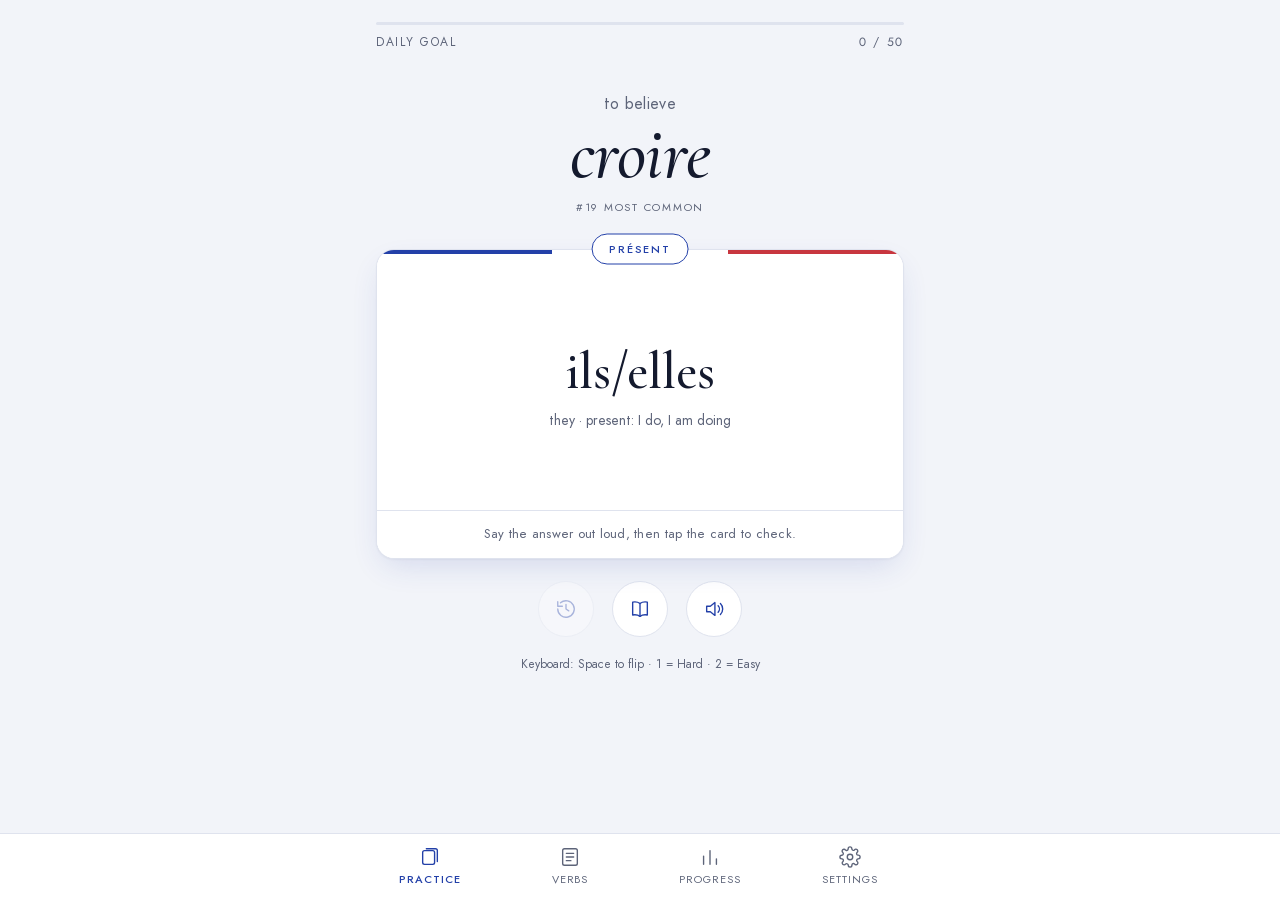
<file: index.html>
<!doctype html>
<html lang="fr">
<head>
<meta charset="utf-8">
<meta name="viewport" content="width=device-width, initial-scale=1, viewport-fit=cover">
<title>Conjugaison</title>
<meta name="description" content="French conjugation flashcards: 500 common verbs, every tense.">
<meta name="theme-color" content="#f2f4f9" media="(prefers-color-scheme: light)">
<meta name="theme-color" content="#0c1122" media="(prefers-color-scheme: dark)">
<meta name="apple-mobile-web-app-capable" content="yes">
<meta name="mobile-web-app-capable" content="yes">
<meta name="apple-mobile-web-app-title" content="Conjugaison">
<meta name="apple-mobile-web-app-status-bar-style" content="default">
<link rel="manifest" href="manifest.webmanifest?v=3">
<link rel="apple-touch-icon" href="apple-touch-icon.png?v=3">
<link rel="icon" type="image/png" href="icon-256.png?v=3">
<link rel="stylesheet" href="fonts.css?v=3">
<style>html{color-scheme:light;-webkit-text-size-adjust:100%;padding-top:env(safe-area-inset-top,0px)}html,body{margin:0}img{max-width:100%}</style>
</head>
<body>
<style>
/* Layout: one-screen flashcard app with a bottom tab bar; a clean white card with a fine tricolore rule, set in Cormorant and Jost. */
:root{
  --bg:#f2f4f9; --paper:#ffffff; --surface:#ffffff; --fg:#141a2e; --muted:#5d6479; --line:#dfe3ee; --chip:#eaeef8;
  --accent:#2340a8; --accent-fg:#ffffff; --accent-soft:#e6ebfa; --rouge:#c8363f;
  --ok:#1d6f47; --ok-bg:#e4f2ea; --hard:#8a5a0a; --hard-bg:#f7eedb; --bad:#b3372f; --bad-bg:#f8e6e3;
  --shadow:0 1px 2px rgba(20,26,46,.04), 0 12px 32px -8px rgba(35,64,168,.16);
  --display:"Cormorant Garamond", "Cormorant", Garamond, "Times New Roman", serif;
  --body:"Jost", "Futura", "Avenir Next", system-ui, sans-serif;
  --mono:"Jost", "Futura", system-ui, sans-serif;
}
@media (prefers-color-scheme: dark){ :root:not([data-theme="light"]){
  --bg:#0c1122; --paper:#141b33; --surface:#141b33; --fg:#eceff7; --muted:#9ba3ba; --line:#262f4d; --chip:#1d2644;
  --accent:#93aaff; --accent-fg:#0c1122; --accent-soft:#1f2a50; --rouge:#e56a70;
  --ok:#6cc998; --ok-bg:#143022; --hard:#e9b867; --hard-bg:#342a14; --bad:#ff8a80; --bad-bg:#3a1b1b;
  --shadow:0 1px 2px rgba(0,0,0,.3), 0 12px 32px -8px rgba(0,0,0,.5); color-scheme:dark;
}}
:root[data-theme="dark"]{
  --bg:#0c1122; --paper:#141b33; --surface:#141b33; --fg:#eceff7; --muted:#9ba3ba; --line:#262f4d; --chip:#1d2644;
  --accent:#93aaff; --accent-fg:#0c1122; --accent-soft:#1f2a50; --rouge:#e56a70;
  --ok:#6cc998; --ok-bg:#143022; --hard:#e9b867; --hard-bg:#342a14; --bad:#ff8a80; --bad-bg:#3a1b1b;
  --shadow:0 1px 2px rgba(0,0,0,.3), 0 12px 32px -8px rgba(0,0,0,.5); color-scheme:dark;
}
*{box-sizing:border-box}
[hidden]{display:none!important}
body{background:var(--bg);color:var(--fg);font:400 16px/1.55 var(--body)}
button{font:inherit;color:inherit;cursor:pointer}
button:focus-visible,select:focus-visible,input:focus-visible{outline:2px solid var(--accent);outline-offset:2px}
main{max-width:560px;margin:0 auto;padding-inline:16px;padding-block:22px 112px}
section{display:flex;flex-direction:column;gap:18px}
.label{font:500 11px/1.2 var(--body);letter-spacing:.16em;text-transform:uppercase;color:var(--muted)}
h2{margin:0;font:500 34px/1.1 var(--display);color:var(--fg);letter-spacing:-.01em}

/* Daily goal */
.goal{display:flex;flex-direction:column;gap:8px}
.goal-bar{height:3px;border-radius:99px;background:var(--line);overflow:hidden}
.goal-bar i{display:block;height:100%;background:var(--accent);transition:width .3s}
.goal-row{display:flex;justify-content:space-between;color:var(--muted);font-size:12px;letter-spacing:.14em;text-transform:uppercase;font-variant-numeric:tabular-nums}

/* Verb heading */
.word{text-align:center;padding-block:22px 0;display:flex;flex-direction:column;gap:2px}
.word .en{color:var(--muted);font-size:16px;font-weight:400;letter-spacing:.02em}
.word .inf{font:500 italic clamp(52px,14vw,72px)/1 var(--display);color:var(--fg);text-wrap:balance;letter-spacing:-.01em}

/* Card */
.card-box{position:relative;margin-top:18px}
.pill{position:absolute;top:0;left:50%;transform:translate(-50%,-50%);z-index:3;background:var(--surface);color:var(--accent);
  border:1px solid var(--accent);font:500 11px/1 var(--body);letter-spacing:.18em;text-transform:uppercase;padding:9px 16px;border-radius:99px;white-space:nowrap}
.shell{border-radius:18px;box-shadow:var(--shadow);border:1px solid var(--line);overflow:hidden;background:var(--paper)}
.card{display:block;width:100%;border:0;padding:0;background:none;perspective:1200px;text-align:center}
.inner{display:grid;transition:transform .5s cubic-bezier(.3,.7,.3,1);transform-style:preserve-3d}
.card.flipped .inner{transform:rotateY(180deg)}
.inner.instant{transition:none}
.face{grid-area:1/1;backface-visibility:hidden;-webkit-backface-visibility:hidden;min-height:260px;background:var(--paper);
  display:flex;flex-direction:column;align-items:center;justify-content:center;gap:10px;padding:44px 24px 28px;position:relative}
.face::before{content:"";position:absolute;top:0;left:0;right:0;height:4px;
  background:linear-gradient(to right,var(--accent) 0 33.33%,var(--paper) 33.33% 66.66%,var(--rouge) 66.66%)}
.back{transform:rotateY(180deg)}
.pron{font:500 clamp(40px,10vw,52px)/1.05 var(--display);color:var(--fg)}
.pron-en{color:var(--muted);font-size:14px;font-weight:400;max-width:32ch}
.answer{font:600 clamp(34px,9vw,48px)/1.1 var(--display);color:var(--accent);text-wrap:balance;overflow-wrap:anywhere}
.note{color:var(--muted);font-size:14px;font-weight:400;max-width:36ch}
.below{background:var(--paper);border-top:1px solid var(--line)}
.prompt-line{margin:0;padding:13px 16px;text-align:center;color:var(--muted);font-size:13px;font-weight:400;letter-spacing:.02em}
.rate{display:grid;grid-template-columns:1fr 1fr;border-top:1px solid var(--line)}
.rate button{border:0;padding:16px 10px;display:flex;flex-direction:column;align-items:center;gap:1px;font-weight:500;letter-spacing:.14em;text-transform:uppercase;font-size:13px}
.rate .hard{background:var(--hard-bg);color:var(--hard)}
.rate .easy{background:var(--ok-bg);color:var(--ok)}
.rate small{font-weight:400;font-size:12px;letter-spacing:.02em;text-transform:none;opacity:.85}
.return{width:100%;border:0;padding:16px;background:var(--accent-soft);font-weight:500;color:var(--accent);letter-spacing:.04em}

/* Tool buttons */
.tools{display:flex;justify-content:center;gap:18px;padding-top:4px}
.tool{width:56px;height:56px;border-radius:50%;border:1px solid var(--line);background:var(--surface);display:grid;place-items:center;transition:border-color .15s}
.tool:hover:not(:disabled){border-color:var(--accent)}
.tool svg{width:22px;height:22px;stroke:var(--accent);fill:none;stroke-width:1.5;stroke-linecap:round;stroke-linejoin:round}
.tool:disabled{opacity:.35;cursor:default}
.keys{text-align:center;color:var(--muted);font-size:12px;font-weight:400;margin:0}
@media (hover:none){ .keys{display:none} }

/* Bottom nav */
nav{position:fixed;left:0;right:0;bottom:0;z-index:10;background:var(--surface);border-top:1px solid var(--line);
  padding:6px 8px calc(6px + env(safe-area-inset-bottom, 0px));display:flex;justify-content:center}
nav div{display:grid;grid-template-columns:repeat(4,1fr);width:100%;max-width:560px}
nav button{border:0;background:none;display:flex;flex-direction:column;align-items:center;gap:3px;padding:6px 0;font-size:11px;letter-spacing:.08em;text-transform:uppercase;color:var(--muted)}
nav svg{width:22px;height:22px;stroke:currentColor;fill:none;stroke-width:1.5;stroke-linecap:round;stroke-linejoin:round}
nav button[aria-selected="true"]{color:var(--accent);font-weight:500}

/* Panels */
.panel{background:var(--surface);border:1px solid var(--line);border-radius:16px;padding:20px;display:flex;flex-direction:column;gap:14px}
.row{display:flex;flex-wrap:wrap;gap:8px;align-items:center}
.chip{border:1px solid var(--line);background:var(--surface);border-radius:999px;padding:6px 14px;font-size:14px;color:var(--fg)}
.chip:hover{border-color:var(--accent)}
.chip[aria-pressed="true"]{background:var(--accent);border-color:var(--accent);color:var(--accent-fg)}
.hint{color:var(--muted);font-size:14px;font-weight:400;margin:0}
select{font:inherit;padding:8px 10px;border-radius:8px;border:1px solid var(--line);background:var(--surface);color:var(--fg)}
.grid{display:grid;grid-template-columns:repeat(auto-fill,minmax(min(100%,240px),1fr));gap:12px}
.tcard{border:1px solid var(--line);border-radius:12px;padding:14px;min-width:0;display:flex;flex-direction:column;gap:6px}
.tcard h3{margin:0;font:600 italic 20px/1.2 var(--display);color:var(--accent)}
.conj{width:100%;border-collapse:collapse;font-size:15px}
.conj td{padding:4px 8px;border-bottom:1px solid var(--line)}
.conj tr:last-child td{border-bottom:0}
.conj td:first-child{color:var(--muted);width:42%;text-align:right;font-weight:400}
.conj tr.hl td{background:var(--accent-soft);font-weight:500}
.conj tr.hl td:first-child{color:var(--accent)}
.tip{margin:0;font-size:14px;font-weight:400;color:var(--muted)}
.tip b{color:var(--fg);font-weight:500}
.stats{display:flex;flex-wrap:wrap;gap:28px}
.stat b{display:block;font:500 40px/1.1 var(--display);font-variant-numeric:tabular-nums}
.weak{margin:0;padding:0;list-style:none;display:flex;flex-direction:column;gap:6px}
.weak li{display:flex;justify-content:space-between;gap:12px;border-bottom:1px solid var(--line);padding-bottom:6px}
.weak span:last-child{font-size:13px;color:var(--hard);font-variant-numeric:tabular-nums;white-space:nowrap}
.danger{background:var(--bad);color:var(--surface);border:0;border-radius:99px;padding:8px 18px;font-weight:500}
.ghost{background:none;border:1px solid var(--line);border-radius:99px;padding:8px 18px;color:var(--fg)}

/* Table popup */
.overlay{position:fixed;inset:0;z-index:20;background:rgba(10,14,30,.45);display:flex;align-items:flex-end;justify-content:center;padding:16px}
.sheet{background:var(--surface);color:var(--fg);border-radius:20px;padding:22px;width:100%;max-width:520px;display:flex;flex-direction:column;gap:12px;
  margin-bottom:env(safe-area-inset-bottom, 0px);max-height:85%;overflow:auto}
.sheet header{display:flex;justify-content:space-between;align-items:center;gap:12px}
.sheet h2{font-size:28px}
@media (min-width:640px){ .overlay{align-items:center} }
@media (prefers-reduced-motion:reduce){ .inner{transition:none} }
</style>

<style>
.group-label{font:500 11px/1 var(--body);letter-spacing:.16em;text-transform:uppercase;color:var(--muted);margin-top:4px}
.search{width:100%;font:inherit;font-size:17px;padding:10px 12px;border-radius:10px;border:1px solid var(--line);background:var(--surface);color:var(--fg)}
.results{display:flex;flex-wrap:wrap;gap:6px}
.results .chip small{opacity:.7;margin-left:4px}
.vhead{display:flex;flex-wrap:wrap;align-items:baseline;gap:4px 12px}
.vhead b{font:500 italic 40px/1.1 var(--display);color:var(--fg)}
.pp-line{font-size:15px}
.pp-line b{color:var(--accent)}
.bars{width:100%;border-collapse:collapse;font-size:14px}
.bars td{padding:6px 4px;border-bottom:1px solid var(--line);vertical-align:middle}
.bars td.n{font-family:var(--mono);font-variant-numeric:tabular-nums;text-align:right;white-space:nowrap;color:var(--muted)}
.meter{height:8px;border-radius:99px;background:var(--chip);overflow:hidden;min-width:60px}
.meter i{display:block;height:100%;background:var(--ok)}
.rank{font:400 11px/1 var(--body);letter-spacing:.16em;text-transform:uppercase;color:var(--muted);text-align:center;margin-top:-6px}
</style>

<main>
  <section id="tab-practice">
    <div class="goal">
      <div class="goal-bar"><i id="goalFill" style="width:0"></i></div>
      <div class="goal-row"><span>Daily goal</span><span id="goalText">0 / 50</span></div>
    </div>

    <div class="word"><div class="en" id="qEn"></div><div class="inf" id="qInf"></div></div>
    <div class="rank" id="qRank"></div>

    <div class="card-box">
      <span class="pill" id="qTense"></span>
      <div class="shell">
        <button class="card" id="card" aria-label="Flip card to see the answer">
          <div class="inner" id="inner">
            <div class="face front">
              <div class="pron" id="qPron"></div>
              <div class="pron-en" id="qPronEn"></div>
            </div>
            <div class="face back">
              <div class="answer" id="qAnswer"></div>
              <div class="note" id="qNote"></div>
            </div>
          </div>
        </button>
        <div class="below" id="below"></div>
      </div>
    </div>

    <div class="tools">
      <button class="tool" id="prevBtn" aria-label="Previous card" disabled>
        <svg viewBox="0 0 24 24"><path d="M3 12a9 9 0 1 0 3-6.7"/><path d="M3 4v5h5"/><path d="M12 7v5l3 2"/></svg>
      </button>
      <button class="tool" id="tableBtn" aria-label="Show full conjugation table">
        <svg viewBox="0 0 24 24"><path d="M12 6c-2-1.5-5-2-8-1.5v14c3-.5 6 0 8 1.5 2-1.5 5-2 8-1.5v-14c-3-.5-6 0-8 1.5z"/><path d="M12 6v14"/></svg>
      </button>
      <button class="tool" id="speakBtn" aria-label="Hear it in French">
        <svg viewBox="0 0 24 24"><path d="M4 9h4l5-4v14l-5-4H4z"/><path d="M16.5 8.5a5 5 0 0 1 0 7"/><path d="M19 6a8.5 8.5 0 0 1 0 12"/></svg>
      </button>
    </div>
    <p class="keys">Keyboard: Space to flip · 1 = Hard · 2 = Easy</p>
  </section>

  <section id="tab-verbs" hidden>
    <h2>Verb tables</h2>
    <div class="panel">
      <label class="label" for="search">Find a verb (French or English)</label>
      <input class="search" id="search" type="search" autocomplete="off" autocapitalize="off" spellcheck="false" placeholder="recevoir, to receive…">
      <div class="results" id="results"></div>
    </div>
    <div class="panel" id="verbPanel"></div>
  </section>

  <section id="tab-progress" hidden>
    <h2>Progress</h2>
    <div class="panel">
      <div class="stats" id="stats"></div>
      <div><div class="label" style="margin-bottom:8px">Hardest for you</div><ul class="weak" id="weak"></ul></div>
    </div>
    <div class="panel">
      <div class="label">By tense (share rated Easy)</div>
      <table class="bars" id="byTense"></table>
    </div>
  </section>

  <section id="tab-settings" hidden>
    <h2>Settings</h2>
    <div class="panel">
      <div class="label">Tenses</div>
      <div id="tenseGroups" style="display:flex;flex-direction:column;gap:10px"></div>
      <p class="hint">Start with présent and passé composé. Add a tense once most of its cards feel easy. The literary tenses show up in books and news; you mostly need to recognize them.</p>
    </div>
    <div class="panel">
      <div class="label">Verbs, by how common they are</div>
      <div class="row" id="tierChips"></div>
      <div class="row" id="reflChip"></div>
      <p class="hint">Top 25 covers most of everyday speech. Move up a level when the cards start feeling easy.</p>
    </div>
    <div class="panel">
      <div class="label">Daily goal</div>
      <div class="row" id="goalChips"></div>
    </div>
    <div class="panel">
      <div class="label">Saved progress</div>
      <p class="hint">Progress is saved in this browser only. Your phone and laptop keep separate records.</p>
      <div class="row" id="resetBox"></div>
    </div>
    <p class="hint">Conjugations come from Lefff, a French lexicon published by Inria (LGPL-LR). Verb frequency is based on the OpenSubtitles French word list.</p>
  </section>
</main>

<nav><div role="tablist">
  <button role="tab" aria-selected="true" data-tab="practice"><svg viewBox="0 0 24 24"><rect x="4" y="5" width="13" height="15" rx="2"/><path d="M8 3h10a2 2 0 0 1 2 2v12"/></svg>Practice</button>
  <button role="tab" aria-selected="false" data-tab="verbs"><svg viewBox="0 0 24 24"><rect x="4" y="3" width="16" height="18" rx="2"/><path d="M8 8h8M8 12h8M8 16h5"/></svg>Verbs</button>
  <button role="tab" aria-selected="false" data-tab="progress"><svg viewBox="0 0 24 24"><path d="M5 20V11M12 20V5M19 20v-6"/></svg>Progress</button>
  <button role="tab" aria-selected="false" data-tab="settings"><svg viewBox="0 0 24 24"><circle cx="12" cy="12" r="3"/><path d="M19.4 15a1.7 1.7 0 0 0 .3 1.8l.1.1a2 2 0 1 1-2.8 2.8l-.1-.1a1.7 1.7 0 0 0-1.8-.3 1.7 1.7 0 0 0-1 1.5V21a2 2 0 1 1-4 0v-.1a1.7 1.7 0 0 0-1.1-1.5 1.7 1.7 0 0 0-1.8.3l-.1.1a2 2 0 1 1-2.8-2.8l.1-.1a1.7 1.7 0 0 0 .3-1.8 1.7 1.7 0 0 0-1.5-1H3a2 2 0 1 1 0-4h.1a1.7 1.7 0 0 0 1.5-1.1 1.7 1.7 0 0 0-.3-1.8l-.1-.1a2 2 0 1 1 2.8-2.8l.1.1a1.7 1.7 0 0 0 1.8.3H9a1.7 1.7 0 0 0 1-1.5V3a2 2 0 1 1 4 0v.1a1.7 1.7 0 0 0 1 1.5 1.7 1.7 0 0 0 1.8-.3l.1-.1a2 2 0 1 1 2.8 2.8l-.1.1a1.7 1.7 0 0 0-.3 1.8V9a1.7 1.7 0 0 0 1.5 1H21a2 2 0 1 1 0 4h-.1a1.7 1.7 0 0 0-1.5 1z"/></svg>Settings</button>
</div></nav>

<div class="overlay" id="overlay" hidden>
  <div class="sheet" role="dialog" aria-modal="true" aria-labelledby="sheetTitle">
    <header><h2 id="sheetTitle"></h2><button class="ghost" id="sheetClose">Close</button></header>
    <div id="sheetBody" style="display:flex;flex-direction:column;gap:12px"></div>
  </div>
</div>

<script>
const DATA = [{"i":"être","e":"to be","n":1,"P":"suis es est sommes êtes sont","I":"étais étais était étions étiez étaient","J":"fus fus fut fûmes fûtes furent","F":"serai seras sera serons serez seront","C":"serais serais serait serions seriez seraient","S":"sois sois soit soyons soyez soient","T":"fusse fusses fût fussions fussiez fussent","Y":"- sois - soyons soyez -","K":"été"},{"i":"avoir","e":"to have","n":2,"P":"ai as a avons avez ont","I":"avais avais avait avions aviez avaient","J":"eus eus eut eûmes eûtes eurent","F":"aurai auras aura aurons aurez auront","C":"aurais aurais aurait aurions auriez auraient","S":"aie aies ait ayons ayez aient","T":"eusse eusses eût eussions eussiez eussent","Y":"- aie - ayons ayez -","K":"eu"},{"i":"faire","e":"to do, to make","n":3,"P":"fais fais fait faisons faites font","I":"faisais faisais faisait faisions faisiez faisaient","J":"fis fis fit fîmes fîtes firent","F":"ferai feras fera ferons ferez feront","C":"ferais ferais ferait ferions feriez feraient","S":"fasse fasses fasse fassions fassiez fassent","T":"fisse fisses fît fissions fissiez fissent","Y":"- fais - faisons faites -","K":"fait"},{"i":"aller","e":"to go","n":4,"P":"vais vas va allons allez vont","I":"allais allais allait allions alliez allaient","J":"allai allas alla allâmes allâtes allèrent","F":"irai iras ira irons irez iront","C":"irais irais irait irions iriez iraient","S":"aille ailles aille allions alliez aillent","T":"allasse allasses allât allassions allassiez allassent","Y":"- va - allons allez -","K":"allé","x":1},{"i":"pouvoir","e":"to be able to, can","n":5,"P":"puis peux peut pouvons pouvez peuvent","I":"pouvais pouvais pouvait pouvions pouviez pouvaient","J":"pus pus put pûmes pûtes purent","F":"pourrai pourras pourra pourrons pourrez pourront","C":"pourrais pourrais pourrait pourrions pourriez pourraient","S":"puisse puisses puisse puissions puissiez puissent","T":"pusse pusses pût pussions pussiez pussent","K":"pu"},{"i":"dire","e":"to say, to tell","n":6,"P":"dis dis dit disons dites disent","I":"disais disais disait disions disiez disaient","J":"dis dis dit dîmes dîtes dirent","F":"dirai diras dira dirons direz diront","C":"dirais dirais dirait dirions diriez diraient","S":"dise dises dise disions disiez disent","T":"disse disses dît dissions dissiez dissent","Y":"- dis - disons dites -","K":"dit"},{"i":"vouloir","e":"to want","n":7,"P":"veux veux veut voulons voulez veulent","I":"voulais voulais voulait voulions vouliez voulaient","J":"voulus voulus voulut voulûmes voulûtes voulurent","F":"voudrai voudras voudra voudrons voudrez voudront","C":"voudrais voudrais voudrait voudrions voudriez voudraient","S":"veuille veuilles veuille voulions vouliez veuillent","T":"voulusse voulusses voulût voulussions voulussiez voulussent","Y":"- veuille - veuillons veuillez -","K":"voulu"},{"i":"savoir","e":"to know (a fact)","n":8,"P":"sais sais sait savons savez savent","I":"savais savais savait savions saviez savaient","J":"sus sus sut sûmes sûtes surent","F":"saurai sauras saura saurons saurez sauront","C":"saurais saurais saurait saurions sauriez sauraient","S":"sache saches sache sachions sachiez sachent","T":"susse susses sût sussions sussiez sussent","Y":"- sache - sachons sachez -","K":"su"},{"i":"plaire","e":"to please (ça me plaît = I like it)","n":9,"P":"plais plais plaît plaisons plaisez plaisent","I":"plaisais plaisais plaisait plaisions plaisiez plaisaient","J":"plus plus plut plûmes plûtes plurent","F":"plairai plairas plaira plairons plairez plairont","C":"plairais plairais plairait plairions plairiez plairaient","S":"plaise plaises plaise plaisions plaisiez plaisent","T":"plusse plusses plût plussions plussiez plussent","Y":"- plais - plaisons plaisez -","K":"plu"},{"i":"devoir","e":"to have to, must; to owe","n":10,"P":"dois dois doit devons devez doivent","I":"devais devais devait devions deviez devaient","J":"dus dus dut dûmes dûtes durent","F":"devrai devras devra devrons devrez devront","C":"devrais devrais devrait devrions devriez devraient","S":"doive doives doive devions deviez doivent","T":"dusse dusses dût dussions dussiez dussent","Y":"- dois - devons devez -","K":"dû"},{"i":"voir","e":"to see","n":11,"P":"vois vois voit voyons voyez voient","I":"voyais voyais voyait voyions voyiez voyaient","J":"vis vis vit vîmes vîtes virent","F":"verrai verras verra verrons verrez verront","C":"verrais verrais verrait verrions verriez verraient","S":"voie voies voie voyions voyiez voient","T":"visse visses vît vissions vissiez vissent","Y":"- vois - voyons voyez -","K":"vu"},{"i":"venir","e":"to come","n":12,"P":"viens viens vient venons venez viennent","I":"venais venais venait venions veniez venaient","J":"vins vins vint vînmes vîntes vinrent","F":"viendrai viendras viendra viendrons viendrez viendront","C":"viendrais viendrais viendrait viendrions viendriez viendraient","S":"vienne viennes vienne venions veniez viennent","T":"vinsse vinsses vînt vinssions vinssiez vinssent","Y":"- viens - venons venez -","K":"venu","x":1},{"i":"parler","e":"to speak, to talk","n":13,"P":"parle parles parle parlons parlez parlent","I":"parlais parlais parlait parlions parliez parlaient","J":"parlai parlas parla parlâmes parlâtes parlèrent","F":"parlerai parleras parlera parlerons parlerez parleront","C":"parlerais parlerais parlerait parlerions parleriez parleraient","S":"parle parles parle parlions parliez parlent","T":"parlasse parlasses parlât parlassions parlassiez parlassent","Y":"- parle - parlons parlez -","K":"parlé"},{"i":"penser","e":"to think","n":14,"P":"pense penses pense pensons pensez pensent","I":"pensais pensais pensait pensions pensiez pensaient","J":"pensai pensas pensa pensâmes pensâtes pensèrent","F":"penserai penseras pensera penserons penserez penseront","C":"penserais penserais penserait penserions penseriez penseraient","S":"pense penses pense pensions pensiez pensent","T":"pensasse pensasses pensât pensassions pensassiez pensassent","Y":"- pense - pensons pensez -","K":"pensé"},{"i":"prendre","e":"to take","n":15,"P":"prends prends prend prenons prenez prennent","I":"prenais prenais prenait prenions preniez prenaient","J":"pris pris prit prîmes prîtes prirent","F":"prendrai prendras prendra prendrons prendrez prendront","C":"prendrais prendrais prendrait prendrions prendriez prendraient","S":"prenne prennes prenne prenions preniez prennent","T":"prisse prisses prît prissions prissiez prissent","Y":"- prends - prenons prenez -","K":"pris"},{"i":"partir","e":"to leave","n":16,"P":"pars pars part partons partez partent","I":"partais partais partait partions partiez partaient","J":"partis partis partit partîmes partîtes partirent","F":"partirai partiras partira partirons partirez partiront","C":"partirais partirais partirait partirions partiriez partiraient","S":"parte partes parte partions partiez partent","T":"partisse partisses partît partissions partissiez partissent","Y":"- pars - partons partez -","K":"parti","x":1},{"i":"passer","e":"to pass, to spend (time)","n":17,"P":"passe passes passe passons passez passent","I":"passais passais passait passions passiez passaient","J":"passai passas passa passâmes passâtes passèrent","F":"passerai passeras passera passerons passerez passeront","C":"passerais passerais passerait passerions passeriez passeraient","S":"passe passes passe passions passiez passent","T":"passasse passasses passât passassions passassiez passassent","Y":"- passe - passons passez -","K":"passé"},{"i":"aimer","e":"to like, to love","n":18,"P":"aime aimes aime aimons aimez aiment","I":"aimais aimais aimait aimions aimiez aimaient","J":"aimai aimas aima aimâmes aimâtes aimèrent","F":"aimerai aimeras aimera aimerons aimerez aimeront","C":"aimerais aimerais aimerait aimerions aimeriez aimeraient","S":"aime aimes aime aimions aimiez aiment","T":"aimasse aimasses aimât aimassions aimassiez aimassent","Y":"- aime - aimons aimez -","K":"aimé"},{"i":"croire","e":"to believe","n":19,"P":"crois crois croit croyons croyez croient","I":"croyais croyais croyait croyions croyiez croyaient","J":"crus crus crut crûmes crûtes crurent","F":"croirai croiras croira croirons croirez croiront","C":"croirais croirais croirait croirions croiriez croiraient","S":"croie croies croie croyions croyiez croient","T":"crusse crusses crût crussions crussiez crussent","Y":"- crois - croyons croyez -","K":"cru"},{"i":"trouver","e":"to find","n":20,"P":"trouve trouves trouve trouvons trouvez trouvent","I":"trouvais trouvais trouvait trouvions trouviez trouvaient","J":"trouvai trouvas trouva trouvâmes trouvâtes trouvèrent","F":"trouverai trouveras trouvera trouverons trouverez trouveront","C":"trouverais trouverais trouverait trouverions trouveriez trouveraient","S":"trouve trouves trouve trouvions trouviez trouvent","T":"trouvasse trouvasses trouvât trouvassions trouvassiez trouvassent","Y":"- trouve - trouvons trouvez -","K":"trouvé"},{"i":"mourir","e":"to die","n":21,"P":"meurs meurs meurt mourons mourez meurent","I":"mourais mourais mourait mourions mouriez mouraient","J":"mourus mourus mourut mourûmes mourûtes moururent","F":"mourrai mourras mourra mourrons mourrez mourront","C":"mourrais mourrais mourrait mourrions mourriez mourraient","S":"meure meures meure mourions mouriez meurent","T":"mourusse mourusses mourût mourussions mourussiez mourussent","Y":"- meurs - mourons mourez -","K":"mort","x":1},{"i":"arriver","e":"to arrive; to happen","n":22,"P":"arrive arrives arrive arrivons arrivez arrivent","I":"arrivais arrivais arrivait arrivions arriviez arrivaient","J":"arrivai arrivas arriva arrivâmes arrivâtes arrivèrent","F":"arriverai arriveras arrivera arriverons arriverez arriveront","C":"arriverais arriverais arriverait arriverions arriveriez arriveraient","S":"arrive arrives arrive arrivions arriviez arrivent","T":"arrivasse arrivasses arrivât arrivassions arrivassiez arrivassent","Y":"- arrive - arrivons arrivez -","K":"arrivé","x":1},{"i":"attendre","e":"to wait (for)","n":23,"P":"attends attends attend attendons attendez attendent","I":"attendais attendais attendait attendions attendiez attendaient","J":"attendis attendis attendit attendîmes attendîtes attendirent","F":"attendrai attendras attendra attendrons attendrez attendront","C":"attendrais attendrais attendrait attendrions attendriez attendraient","S":"attende attendes attende attendions attendiez attendent","T":"attendisse attendisses attendît attendissions attendissiez attendissent","Y":"- attends - attendons attendez -","K":"attendu"},{"i":"sortir","e":"to go out","n":24,"P":"sors sors sort sortons sortez sortent","I":"sortais sortais sortait sortions sortiez sortaient","J":"sortis sortis sortit sortîmes sortîtes sortirent","F":"sortirai sortiras sortira sortirons sortirez sortiront","C":"sortirais sortirais sortirait sortirions sortiriez sortiraient","S":"sorte sortes sorte sortions sortiez sortent","T":"sortisse sortisses sortît sortissions sortissiez sortissent","Y":"- sors - sortons sortez -","K":"sorti","x":1},{"i":"rester","e":"to stay","n":25,"P":"reste restes reste restons restez restent","I":"restais restais restait restions restiez restaient","J":"restai restas resta restâmes restâtes restèrent","F":"resterai resteras restera resterons resterez resteront","C":"resterais resterais resterait resterions resteriez resteraient","S":"reste restes reste restions restiez restent","T":"restasse restasses restât restassions restassiez restassent","Y":"- reste - restons restez -","K":"resté","x":1},{"i":"appeler","e":"to call","n":26,"P":"appelle appelles appelle appelons appelez appellent","I":"appelais appelais appelait appelions appeliez appelaient","J":"appelai appelas appela appelâmes appelâtes appelèrent","F":"appellerai appelleras appellera appellerons appellerez appelleront","C":"appellerais appellerais appellerait appellerions appelleriez appelleraient","S":"appelle appelles appelle appelions appeliez appellent","T":"appelasse appelasses appelât appelassions appelassiez appelassent","Y":"- appelle - appelons appelez -","K":"appelé"},{"i":"laisser","e":"to leave (something), to let","n":27,"P":"laisse laisses laisse laissons laissez laissent","I":"laissais laissais laissait laissions laissiez laissaient","J":"laissai laissas laissa laissâmes laissâtes laissèrent","F":"laisserai laisseras laissera laisserons laisserez laisseront","C":"laisserais laisserais laisserait laisserions laisseriez laisseraient","S":"laisse laisses laisse laissions laissiez laissent","T":"laissasse laissasses laissât laissassions laissassiez laissassent","Y":"- laisse - laissons laissez -","K":"laissé"},{"i":"donner","e":"to give","n":28,"P":"donne donnes donne donnons donnez donnent","I":"donnais donnais donnait donnions donniez donnaient","J":"donnai donnas donna donnâmes donnâtes donnèrent","F":"donnerai donneras donnera donnerons donnerez donneront","C":"donnerais donnerais donnerait donnerions donneriez donneraient","S":"donne donnes donne donnions donniez donnent","T":"donnasse donnasses donnât donnassions donnassiez donnassent","Y":"- donne - donnons donnez -","K":"donné"},{"i":"arrêter","e":"to stop","n":29,"P":"arrête arrêtes arrête arrêtons arrêtez arrêtent","I":"arrêtais arrêtais arrêtait arrêtions arrêtiez arrêtaient","J":"arrêtai arrêtas arrêta arrêtâmes arrêtâtes arrêtèrent","F":"arrêterai arrêteras arrêtera arrêterons arrêterez arrêteront","C":"arrêterais arrêterais arrêterait arrêterions arrêteriez arrêteraient","S":"arrête arrêtes arrête arrêtions arrêtiez arrêtent","T":"arrêtasse arrêtasses arrêtât arrêtassions arrêtassiez arrêtassent","Y":"- arrête - arrêtons arrêtez -","K":"arrêté"},{"i":"regarder","e":"to look at, to watch","n":30,"P":"regarde regardes regarde regardons regardez regardent","I":"regardais regardais regardait regardions regardiez regardaient","J":"regardai regardas regarda regardâmes regardâtes regardèrent","F":"regarderai regarderas regardera regarderons regarderez regarderont","C":"regarderais regarderais regarderait regarderions regarderiez regarderaient","S":"regarde regardes regarde regardions regardiez regardent","T":"regardasse regardasses regardât regardassions regardassiez regardassent","Y":"- regarde - regardons regardez -","K":"regardé"},{"i":"mettre","e":"to put, to put on","n":31,"P":"mets mets met mettons mettez mettent","I":"mettais mettais mettait mettions mettiez mettaient","J":"mis mis mit mîmes mîtes mirent","F":"mettrai mettras mettra mettrons mettrez mettront","C":"mettrais mettrais mettrait mettrions mettriez mettraient","S":"mette mettes mette mettions mettiez mettent","T":"misse misses mît missions missiez missent","Y":"- mets - mettons mettez -","K":"mis"},{"i":"demander","e":"to ask","n":32,"P":"demande demandes demande demandons demandez demandent","I":"demandais demandais demandait demandions demandiez demandaient","J":"demandai demandas demanda demandâmes demandâtes demandèrent","F":"demanderai demanderas demandera demanderons demanderez demanderont","C":"demanderais demanderais demanderait demanderions demanderiez demanderaient","S":"demande demandes demande demandions demandiez demandent","T":"demandasse demandasses demandât demandassions demandassiez demandassent","Y":"- demande - demandons demandez -","K":"demandé"},{"i":"aider","e":"to help","n":33,"P":"aide aides aide aidons aidez aident","I":"aidais aidais aidait aidions aidiez aidaient","J":"aidai aidas aida aidâmes aidâtes aidèrent","F":"aiderai aideras aidera aiderons aiderez aideront","C":"aiderais aiderais aiderait aiderions aideriez aideraient","S":"aide aides aide aidions aidiez aident","T":"aidasse aidasses aidât aidassions aidassiez aidassent","Y":"- aide - aidons aidez -","K":"aidé"},{"i":"comprendre","e":"to understand","n":34,"P":"comprends comprends comprend comprenons comprenez comprennent","I":"comprenais comprenais comprenait comprenions compreniez comprenaient","J":"compris compris comprit comprîmes comprîtes comprirent","F":"comprendrai comprendras comprendra comprendrons comprendrez comprendront","C":"comprendrais comprendrais comprendrait comprendrions comprendriez comprendraient","S":"comprenne comprennes comprenne comprenions compreniez comprennent","T":"comprisse comprisses comprît comprissions comprissiez comprissent","Y":"- comprends - comprenons comprenez -","K":"compris"},{"i":"tuer","e":"to kill","n":35,"P":"tue tues tue tuons tuez tuent","I":"tuais tuais tuait tuions tuiez tuaient","J":"tuai tuas tua tuâmes tuâtes tuèrent","F":"tuerai tueras tuera tuerons tuerez tueront","C":"tuerais tuerais tuerait tuerions tueriez tueraient","S":"tue tues tue tuions tuiez tuent","T":"tuasse tuasses tuât tuassions tuassiez tuassent","Y":"- tue - tuons tuez -","K":"tué"},{"i":"falloir","e":"to be necessary (il faut)","n":36,"P":"- - faut - - -","I":"- - fallait - - -","J":"- - fallut - - -","F":"- - faudra - - -","C":"- - faudrait - - -","S":"- - faille - - -","T":"- - fallût - - -","K":"fallu"},{"i":"connaître","e":"to know (a person, a place)","n":37,"P":"connais connais connaît connaissons connaissez connaissent","I":"connaissais connaissais connaissait connaissions connaissiez connaissaient","J":"connus connus connut connûmes connûtes connurent","F":"connaîtrai connaîtras connaîtra connaîtrons connaîtrez connaîtront","C":"connaîtrais connaîtrais connaîtrait connaîtrions connaîtriez connaîtraient","S":"connaisse connaisses connaisse connaissions connaissiez connaissent","T":"connusse connusses connût connussions connussiez connussent","Y":"- connais - connaissons connaissez -","K":"connu"},{"i":"entrer","e":"to enter, to come in","n":38,"P":"entre entres entre entrons entrez entrent","I":"entrais entrais entrait entrions entriez entraient","J":"entrai entras entra entrâmes entrâtes entrèrent","F":"entrerai entreras entrera entrerons entrerez entreront","C":"entrerais entrerais entrerait entrerions entreriez entreraient","S":"entre entres entre entrions entriez entrent","T":"entrasse entrasses entrât entrassions entrassiez entrassent","Y":"- entre - entrons entrez -","K":"entré","x":1},{"i":"entendre","e":"to hear","n":39,"P":"entends entends entend entendons entendez entendent","I":"entendais entendais entendait entendions entendiez entendaient","J":"entendis entendis entendit entendîmes entendîtes entendirent","F":"entendrai entendras entendra entendrons entendrez entendront","C":"entendrais entendrais entendrait entendrions entendriez entendraient","S":"entende entendes entende entendions entendiez entendent","T":"entendisse entendisses entendît entendissions entendissiez entendissent","Y":"- entends - entendons entendez -","K":"entendu"},{"i":"sentir","e":"to feel, to smell","n":40,"P":"sens sens sent sentons sentez sentent","I":"sentais sentais sentait sentions sentiez sentaient","J":"sentis sentis sentit sentîmes sentîtes sentirent","F":"sentirai sentiras sentira sentirons sentirez sentiront","C":"sentirais sentirais sentirait sentirions sentiriez sentiraient","S":"sente sentes sente sentions sentiez sentent","T":"sentisse sentisses sentît sentissions sentissiez sentissent","Y":"- sens - sentons sentez -","K":"senti"},{"i":"tenir","e":"to hold","n":41,"P":"tiens tiens tient tenons tenez tiennent","I":"tenais tenais tenait tenions teniez tenaient","J":"tins tins tint tînmes tîntes tinrent","F":"tiendrai tiendras tiendra tiendrons tiendrez tiendront","C":"tiendrais tiendrais tiendrait tiendrions tiendriez tiendraient","S":"tienne tiennes tienne tenions teniez tiennent","T":"tinsse tinsses tînt tinssions tinssiez tinssent","Y":"- tiens - tenons tenez -","K":"tenu"},{"i":"porter","e":"to carry, to wear","n":42,"P":"porte portes porte portons portez portent","I":"portais portais portait portions portiez portaient","J":"portai portas porta portâmes portâtes portèrent","F":"porterai porteras portera porterons porterez porteront","C":"porterais porterais porterait porterions porteriez porteraient","S":"porte portes porte portions portiez portent","T":"portasse portasses portât portassions portassiez portassent","Y":"- porte - portons portez -","K":"porté"},{"i":"chercher","e":"to look for","n":43,"P":"cherche cherches cherche cherchons cherchez cherchent","I":"cherchais cherchais cherchait cherchions cherchiez cherchaient","J":"cherchai cherchas chercha cherchâmes cherchâtes cherchèrent","F":"chercherai chercheras cherchera chercherons chercherez chercheront","C":"chercherais chercherais chercherait chercherions chercheriez chercheraient","S":"cherche cherches cherche cherchions cherchiez cherchent","T":"cherchasse cherchasses cherchât cherchassions cherchassiez cherchassent","Y":"- cherche - cherchons cherchez -","K":"cherché"},{"i":"revenir","e":"to come back","n":44,"P":"reviens reviens revient revenons revenez reviennent","I":"revenais revenais revenait revenions reveniez revenaient","J":"revins revins revint revînmes revîntes revinrent","F":"reviendrai reviendras reviendra reviendrons reviendrez reviendront","C":"reviendrais reviendrais reviendrait reviendrions reviendriez reviendraient","S":"revienne reviennes revienne revenions reveniez reviennent","T":"revinsse revinsses revînt revinssions revinssiez revinssent","Y":"- reviens - revenons revenez -","K":"revenu","x":1},{"i":"perdre","e":"to lose","n":45,"P":"perds perds perd perdons perdez perdent","I":"perdais perdais perdait perdions perdiez perdaient","J":"perdis perdis perdit perdîmes perdîtes perdirent","F":"perdrai perdras perdra perdrons perdrez perdront","C":"perdrais perdrais perdrait perdrions perdriez perdraient","S":"perde perdes perde perdions perdiez perdent","T":"perdisse perdisses perdît perdissions perdissiez perdissent","Y":"- perds - perdons perdez -","K":"perdu"},{"i":"essayer","e":"to try","n":46,"P":"essaye essayes essaye essayons essayez essayent","I":"essayais essayais essayait essayions essayiez essayaient","J":"essayai essayas essaya essayâmes essayâtes essayèrent","F":"essayerai essayeras essayera essayerons essayerez essayeront","C":"essayerais essayerais essayerait essayerions essayeriez essayeraient","S":"essaye essayes essaye essayions essayiez essayent","T":"essayasse essayasses essayât essayassions essayassiez essayassent","Y":"- essaye - essayons essayez -","K":"essayé"},{"i":"finir","e":"to finish","n":47,"P":"finis finis finit finissons finissez finissent","I":"finissais finissais finissait finissions finissiez finissaient","J":"finis finis finit finîmes finîtes finirent","F":"finirai finiras finira finirons finirez finiront","C":"finirais finirais finirait finirions finiriez finiraient","S":"finisse finisses finisse finissions finissiez finissent","T":"finisse finisses finît finissions finissiez finissent","Y":"- finis - finissons finissez -","K":"fini"},{"i":"jouer","e":"to play","n":48,"P":"joue joues joue jouons jouez jouent","I":"jouais jouais jouait jouions jouiez jouaient","J":"jouai jouas joua jouâmes jouâtes jouèrent","F":"jouerai joueras jouera jouerons jouerez joueront","C":"jouerais jouerais jouerait jouerions joueriez joueraient","S":"joue joues joue jouions jouiez jouent","T":"jouasse jouasses jouât jouassions jouassiez jouassent","Y":"- joue - jouons jouez -","K":"joué"},{"i":"écouter","e":"to listen (to)","n":49,"P":"écoute écoutes écoute écoutons écoutez écoutent","I":"écoutais écoutais écoutait écoutions écoutiez écoutaient","J":"écoutai écoutas écouta écoutâmes écoutâtes écoutèrent","F":"écouterai écouteras écoutera écouterons écouterez écouteront","C":"écouterais écouterais écouterait écouterions écouteriez écouteraient","S":"écoute écoutes écoute écoutions écoutiez écoutent","T":"écoutasse écoutasses écoutât écoutassions écoutassiez écoutassent","Y":"- écoute - écoutons écoutez -","K":"écouté"},{"i":"importer","e":"to matter; to import","n":50,"P":"importe importes importe importons importez importent","I":"importais importais importait importions importiez importaient","J":"importai importas importa importâmes importâtes importèrent","F":"importerai importeras importera importerons importerez importeront","C":"importerais importerais importerait importerions importeriez importeraient","S":"importe importes importe importions importiez importent","T":"importasse importasses importât importassions importassiez importassent","Y":"- importe - importons importez -","K":"importé"},{"i":"travailler","e":"to work","n":51,"P":"travaille travailles travaille travaillons travaillez travaillent","I":"travaillais travaillais travaillait travaillions travailliez travaillaient","J":"travaillai travaillas travailla travaillâmes travaillâtes travaillèrent","F":"travaillerai travailleras travaillera travaillerons travaillerez travailleront","C":"travaillerais travaillerais travaillerait travaillerions travailleriez travailleraient","S":"travaille travailles travaille travaillions travailliez travaillent","T":"travaillasse travaillasses travaillât travaillassions travaillassiez travaillassent","Y":"- travaille - travaillons travaillez -","K":"travaillé"},{"i":"commencer","e":"to begin, to start","n":52,"P":"commence commences commence commençons commencez commencent","I":"commençais commençais commençait commencions commenciez commençaient","J":"commençai commenças commença commençâmes commençâtes commencèrent","F":"commencerai commenceras commencera commencerons commencerez commenceront","C":"commencerais commencerais commencerait commencerions commenceriez commenceraient","S":"commence commences commence commencions commenciez commencent","T":"commençasse commençasses commençât commençassions commençassiez commençassent","Y":"- commence - commençons commencez -","K":"commencé"},{"i":"boire","e":"to drink","n":53,"P":"bois bois boit buvons buvez boivent","I":"buvais buvais buvait buvions buviez buvaient","J":"bus bus but bûmes bûtes burent","F":"boirai boiras boira boirons boirez boiront","C":"boirais boirais boirait boirions boiriez boiraient","S":"boive boives boive buvions buviez boivent","T":"busse busses bût bussions bussiez bussent","Y":"- bois - buvons buvez -","K":"bu"},{"i":"marcher","e":"to walk; to work (function)","n":54,"P":"marche marches marche marchons marchez marchent","I":"marchais marchais marchait marchions marchiez marchaient","J":"marchai marchas marcha marchâmes marchâtes marchèrent","F":"marcherai marcheras marchera marcherons marcherez marcheront","C":"marcherais marcherais marcherait marcherions marcheriez marcheraient","S":"marche marches marche marchions marchiez marchent","T":"marchasse marchasses marchât marchassions marchassiez marchassent","Y":"- marche - marchons marchez -","K":"marché"},{"i":"vivre","e":"to live","n":55,"P":"vis vis vit vivons vivez vivent","I":"vivais vivais vivait vivions viviez vivaient","J":"vécus vécus vécut vécûmes vécûtes vécurent","F":"vivrai vivras vivra vivrons vivrez vivront","C":"vivrais vivrais vivrait vivrions vivriez vivraient","S":"vive vives vive vivions viviez vivent","T":"vécusse vécusses vécût vécussions vécussiez vécussent","Y":"- vis - vivons vivez -","K":"vécu"},{"i":"garder","e":"to keep","n":56,"P":"garde gardes garde gardons gardez gardent","I":"gardais gardais gardait gardions gardiez gardaient","J":"gardai gardas garda gardâmes gardâtes gardèrent","F":"garderai garderas gardera garderons garderez garderont","C":"garderais garderais garderait garderions garderiez garderaient","S":"garde gardes garde gardions gardiez gardent","T":"gardasse gardasses gardât gardassions gardassiez gardassent","Y":"- garde - gardons gardez -","K":"gardé"},{"i":"rentrer","e":"to go back home, to return","n":57,"P":"rentre rentres rentre rentrons rentrez rentrent","I":"rentrais rentrais rentrait rentrions rentriez rentraient","J":"rentrai rentras rentra rentrâmes rentrâtes rentrèrent","F":"rentrerai rentreras rentrera rentrerons rentrerez rentreront","C":"rentrerais rentrerais rentrerait rentrerions rentreriez rentreraient","S":"rentre rentres rentre rentrions rentriez rentrent","T":"rentrasse rentrasses rentrât rentrassions rentrassiez rentrassent","Y":"- rentre - rentrons rentrez -","K":"rentré","x":1},{"i":"rendre","e":"to give back","n":58,"P":"rends rends rend rendons rendez rendent","I":"rendais rendais rendait rendions rendiez rendaient","J":"rendis rendis rendit rendîmes rendîtes rendirent","F":"rendrai rendras rendra rendrons rendrez rendront","C":"rendrais rendrais rendrait rendrions rendriez rendraient","S":"rende rendes rende rendions rendiez rendent","T":"rendisse rendisses rendît rendissions rendissiez rendissent","Y":"- rends - rendons rendez -","K":"rendu"},{"i":"courir","e":"to run","n":59,"P":"cours cours court courons courez courent","I":"courais courais courait courions couriez couraient","J":"courus courus courut courûmes courûtes coururent","F":"courrai courras courra courrons courrez courront","C":"courrais courrais courrait courrions courriez courraient","S":"coure coures coure courions couriez courent","T":"courusse courusses courût courussions courussiez courussent","Y":"- cours - courons courez -","K":"couru"},{"i":"changer","e":"to change","n":60,"P":"change changes change changeons changez changent","I":"changeais changeais changeait changions changiez changeaient","J":"changeai changeas changea changeâmes changeâtes changèrent","F":"changerai changeras changera changerons changerez changeront","C":"changerais changerais changerait changerions changeriez changeraient","S":"change changes change changions changiez changent","T":"changeasse changeasses changeât changeassions changeassiez changeassent","Y":"- change - changeons changez -","K":"changé"},{"i":"oublier","e":"to forget","n":61,"P":"oublie oublies oublie oublions oubliez oublient","I":"oubliais oubliais oubliait oubliions oubliiez oubliaient","J":"oubliai oublias oublia oubliâmes oubliâtes oublièrent","F":"oublierai oublieras oubliera oublierons oublierez oublieront","C":"oublierais oublierais oublierait oublierions oublieriez oublieraient","S":"oublie oublies oublie oubliions oubliiez oublient","T":"oubliasse oubliasses oubliât oubliassions oubliassiez oubliassent","Y":"- oublie - oublions oubliez -","K":"oublié"},{"i":"devenir","e":"to become","n":62,"P":"deviens deviens devient devenons devenez deviennent","I":"devenais devenais devenait devenions deveniez devenaient","J":"devins devins devint devînmes devîntes devinrent","F":"deviendrai deviendras deviendra deviendrons deviendrez deviendront","C":"deviendrais deviendrais deviendrait deviendrions deviendriez deviendraient","S":"devienne deviennes devienne devenions deveniez deviennent","T":"devinsse devinsses devînt devinssions devinssiez devinssent","Y":"- deviens - devenons devenez -","K":"devenu","x":1},{"i":"tomber","e":"to fall","n":63,"P":"tombe tombes tombe tombons tombez tombent","I":"tombais tombais tombait tombions tombiez tombaient","J":"tombai tombas tomba tombâmes tombâtes tombèrent","F":"tomberai tomberas tombera tomberons tomberez tomberont","C":"tomberais tomberais tomberait tomberions tomberiez tomberaient","S":"tombe tombes tombe tombions tombiez tombent","T":"tombasse tombasses tombât tombassions tombassiez tombassent","Y":"- tombe - tombons tombez -","K":"tombé","x":1},{"i":"manger","e":"to eat","n":64,"P":"mange manges mange mangeons mangez mangent","I":"mangeais mangeais mangeait mangions mangiez mangeaient","J":"mangeai mangeas mangea mangeâmes mangeâtes mangèrent","F":"mangerai mangeras mangera mangerons mangerez mangeront","C":"mangerais mangerais mangerait mangerions mangeriez mangeraient","S":"mange manges mange mangions mangiez mangent","T":"mangeasse mangeasses mangeât mangeassions mangeassiez mangeassent","Y":"- mange - mangeons mangez -","K":"mangé"},{"i":"lire","e":"to read","n":65,"P":"lis lis lit lisons lisez lisent","I":"lisais lisais lisait lisions lisiez lisaient","J":"lus lus lut lûmes lûtes lurent","F":"lirai liras lira lirons lirez liront","C":"lirais lirais lirait lirions liriez liraient","S":"lise lises lise lisions lisiez lisent","T":"lusse lusses lût lussions lussiez lussent","Y":"- lis - lisons lisez -","K":"lu"},{"i":"occuper","e":"to occupy, to keep busy","n":66,"P":"occupe occupes occupe occupons occupez occupent","I":"occupais occupais occupait occupions occupiez occupaient","J":"occupai occupas occupa occupâmes occupâtes occupèrent","F":"occuperai occuperas occupera occuperons occuperez occuperont","C":"occuperais occuperais occuperait occuperions occuperiez occuperaient","S":"occupe occupes occupe occupions occupiez occupent","T":"occupasse occupasses occupât occupassions occupassiez occupassent","Y":"- occupe - occupons occupez -","K":"occupé"},{"i":"envoyer","e":"to send","n":67,"P":"envoie envoies envoie envoyons envoyez envoient","I":"envoyais envoyais envoyait envoyions envoyiez envoyaient","J":"envoyai envoyas envoya envoyâmes envoyâtes envoyèrent","F":"enverrai enverras enverra enverrons enverrez enverront","C":"enverrais enverrais enverrait enverrions enverriez enverraient","S":"envoie envoies envoie envoyions envoyiez envoient","T":"envoyasse envoyasses envoyât envoyassions envoyassiez envoyassent","Y":"- envoie - envoyons envoyez -","K":"envoyé"},{"i":"compter","e":"to count; to count on","n":68,"P":"compte comptes compte comptons comptez comptent","I":"comptais comptais comptait comptions comptiez comptaient","J":"comptai comptas compta comptâmes comptâtes comptèrent","F":"compterai compteras comptera compterons compterez compteront","C":"compterais compterais compterait compterions compteriez compteraient","S":"compte comptes compte comptions comptiez comptent","T":"comptasse comptasses comptât comptassions comptassiez comptassent","Y":"- compte - comptons comptez -","K":"compté"},{"i":"ouvrir","e":"to open","n":69,"P":"ouvre ouvres ouvre ouvrons ouvrez ouvrent","I":"ouvrais ouvrais ouvrait ouvrions ouvriez ouvraient","J":"ouvris ouvris ouvrit ouvrîmes ouvrîtes ouvrirent","F":"ouvrirai ouvriras ouvrira ouvrirons ouvrirez ouvriront","C":"ouvrirais ouvrirais ouvrirait ouvririons ouvririez ouvriraient","S":"ouvre ouvres ouvre ouvrions ouvriez ouvrent","T":"ouvrisse ouvrisses ouvrît ouvrissions ouvrissiez ouvrissent","Y":"- ouvre - ouvrons ouvrez -","K":"ouvert"},{"i":"tirer","e":"to pull; to shoot","n":70,"P":"tire tires tire tirons tirez tirent","I":"tirais tirais tirait tirions tiriez tiraient","J":"tirai tiras tira tirâmes tirâtes tirèrent","F":"tirerai tireras tirera tirerons tirerez tireront","C":"tirerais tirerais tirerait tirerions tireriez tireraient","S":"tire tires tire tirions tiriez tirent","T":"tirasse tirasses tirât tirassions tirassiez tirassent","Y":"- tire - tirons tirez -","K":"tiré"},{"i":"rencontrer","e":"to meet","n":71,"P":"rencontre rencontres rencontre rencontrons rencontrez rencontrent","I":"rencontrais rencontrais rencontrait rencontrions rencontriez rencontraient","J":"rencontrai rencontras rencontra rencontrâmes rencontrâtes rencontrèrent","F":"rencontrerai rencontreras rencontrera rencontrerons rencontrerez rencontreront","C":"rencontrerais rencontrerais rencontrerait rencontrerions rencontreriez rencontreraient","S":"rencontre rencontres rencontre rencontrions rencontriez rencontrent","T":"rencontrasse rencontrasses rencontrât rencontrassions rencontrassiez rencontrassent","Y":"- rencontre - rencontrons rencontrez -","K":"rencontré"},{"i":"revoir","e":"to see again","n":72,"P":"revois revois revoit revoyons revoyez revoient","I":"revoyais revoyais revoyait revoyions revoyiez revoyaient","J":"revis revis revit revîmes revîtes revirent","F":"reverrai reverras reverra reverrons reverrez reverront","C":"reverrais reverrais reverrait reverrions reverriez reverraient","S":"revoie revoies revoie revoyions revoyiez revoient","T":"revisse revisses revît revissions revissiez revissent","Y":"- revois - revoyons revoyez -","K":"revu"},{"i":"apprendre","e":"to learn; to teach","n":73,"P":"apprends apprends apprend apprenons apprenez apprennent","I":"apprenais apprenais apprenait apprenions appreniez apprenaient","J":"appris appris apprit apprîmes apprîtes apprirent","F":"apprendrai apprendras apprendra apprendrons apprendrez apprendront","C":"apprendrais apprendrais apprendrait apprendrions apprendriez apprendraient","S":"apprenne apprennes apprenne apprenions appreniez apprennent","T":"apprisse apprisses apprît apprissions apprissiez apprissent","Y":"- apprends - apprenons apprenez -","K":"appris"},{"i":"espérer","e":"to hope","n":74,"P":"espère espères espère espérons espérez espèrent","I":"espérais espérais espérait espérions espériez espéraient","J":"espérai espéras espéra espérâmes espérâtes espérèrent","F":"espérerai espéreras espérera espérerons espérerez espéreront","C":"espérerais espérerais espérerait espérerions espéreriez espéreraient","S":"espère espères espère espérions espériez espèrent","T":"espérasse espérasses espérât espérassions espérassiez espérassent","Y":"- espère - espérons espérez -","K":"espéré"},{"i":"placer","e":"to place, to put","n":75,"P":"place places place plaçons placez placent","I":"plaçais plaçais plaçait placions placiez plaçaient","J":"plaçai plaças plaça plaçâmes plaçâtes placèrent","F":"placerai placeras placera placerons placerez placeront","C":"placerais placerais placerait placerions placeriez placeraient","S":"place places place placions placiez placent","T":"plaçasse plaçasses plaçât plaçassions plaçassiez plaçassent","Y":"- place - plaçons placez -","K":"placé"},{"i":"montrer","e":"to show","n":76,"P":"montre montres montre montrons montrez montrent","I":"montrais montrais montrait montrions montriez montraient","J":"montrai montras montra montrâmes montrâtes montrèrent","F":"montrerai montreras montrera montrerons montrerez montreront","C":"montrerais montrerais montrerait montrerions montreriez montreraient","S":"montre montres montre montrions montriez montrent","T":"montrasse montrasses montrât montrassions montrassiez montrassent","Y":"- montre - montrons montrez -","K":"montré"},{"i":"gagner","e":"to win, to earn","n":77,"P":"gagne gagnes gagne gagnons gagnez gagnent","I":"gagnais gagnais gagnait gagnions gagniez gagnaient","J":"gagnai gagnas gagna gagnâmes gagnâtes gagnèrent","F":"gagnerai gagneras gagnera gagnerons gagnerez gagneront","C":"gagnerais gagnerais gagnerait gagnerions gagneriez gagneraient","S":"gagne gagnes gagne gagnions gagniez gagnent","T":"gagnasse gagnasses gagnât gagnassions gagnassiez gagnassent","Y":"- gagne - gagnons gagnez -","K":"gagné"},{"i":"sembler","e":"to seem","n":78,"P":"semble sembles semble semblons semblez semblent","I":"semblais semblais semblait semblions sembliez semblaient","J":"semblai semblas sembla semblâmes semblâtes semblèrent","F":"semblerai sembleras semblera semblerons semblerez sembleront","C":"semblerais semblerais semblerait semblerions sembleriez sembleraient","S":"semble sembles semble semblions sembliez semblent","T":"semblasse semblasses semblât semblassions semblassiez semblassent","Y":"- semble - semblons semblez -","K":"semblé"},{"i":"suivre","e":"to follow","n":79,"P":"suis suis suit suivons suivez suivent","I":"suivais suivais suivait suivions suiviez suivaient","J":"suivis suivis suivit suivîmes suivîtes suivirent","F":"suivrai suivras suivra suivrons suivrez suivront","C":"suivrais suivrais suivrait suivrions suivriez suivraient","S":"suive suives suive suivions suiviez suivent","T":"suivisse suivisses suivît suivissions suivissiez suivissent","Y":"- suis - suivons suivez -","K":"suivi"},{"i":"utiliser","e":"to use","n":80,"P":"utilise utilises utilise utilisons utilisez utilisent","I":"utilisais utilisais utilisait utilisions utilisiez utilisaient","J":"utilisai utilisas utilisa utilisâmes utilisâtes utilisèrent","F":"utiliserai utiliseras utilisera utiliserons utiliserez utiliseront","C":"utiliserais utiliserais utiliserait utiliserions utiliseriez utiliseraient","S":"utilise utilises utilise utilisions utilisiez utilisent","T":"utilisasse utilisasses utilisât utilisassions utilisassiez utilisassent","Y":"- utilise - utilisons utilisez -","K":"utilisé"},{"i":"continuer","e":"to continue","n":81,"P":"continue continues continue continuons continuez continuent","I":"continuais continuais continuait continuions continuiez continuaient","J":"continuai continuas continua continuâmes continuâtes continuèrent","F":"continuerai continueras continuera continuerons continuerez continueront","C":"continuerais continuerais continuerait continuerions continueriez continueraient","S":"continue continues continue continuions continuiez continuent","T":"continuasse continuasses continuât continuassions continuassiez continuassent","Y":"- continue - continuons continuez -","K":"continué"},{"i":"fermer","e":"to close","n":82,"P":"ferme fermes ferme fermons fermez ferment","I":"fermais fermais fermait fermions fermiez fermaient","J":"fermai fermas ferma fermâmes fermâtes fermèrent","F":"fermerai fermeras fermera fermerons fermerez fermeront","C":"fermerais fermerais fermerait fermerions fermeriez fermeraient","S":"ferme fermes ferme fermions fermiez ferment","T":"fermasse fermasses fermât fermassions fermassiez fermassent","Y":"- ferme - fermons fermez -","K":"fermé"},{"i":"payer","e":"to pay","n":83,"P":"paye payes paye payons payez payent","I":"payais payais payait payions payiez payaient","J":"payai payas paya payâmes payâtes payèrent","F":"payerai payeras payera payerons payerez payeront","C":"payerais payerais payerait payerions payeriez payeraient","S":"paye payes paye payions payiez payent","T":"payasse payasses payât payassions payassiez payassent","Y":"- paye - payons payez -","K":"payé"},{"i":"marier","e":"to marry (off)","n":84,"P":"marie maries marie marions mariez marient","I":"mariais mariais mariait mariions mariiez mariaient","J":"mariai marias maria mariâmes mariâtes marièrent","F":"marierai marieras mariera marierons marierez marieront","C":"marierais marierais marierait marierions marieriez marieraient","S":"marie maries marie mariions mariiez marient","T":"mariasse mariasses mariât mariassions mariassiez mariassent","Y":"- marie - marions mariez -","K":"marié"},{"i":"causer","e":"to cause; to chat","n":85,"P":"cause causes cause causons causez causent","I":"causais causais causait causions causiez causaient","J":"causai causas causa causâmes causâtes causèrent","F":"causerai causeras causera causerons causerez causeront","C":"causerais causerais causerait causerions causeriez causeraient","S":"cause causes cause causions causiez causent","T":"causasse causasses causât causassions causassiez causassent","Y":"- cause - causons causez -","K":"causé"},{"i":"retrouver","e":"to find again, to meet up with","n":86,"P":"retrouve retrouves retrouve retrouvons retrouvez retrouvent","I":"retrouvais retrouvais retrouvait retrouvions retrouviez retrouvaient","J":"retrouvai retrouvas retrouva retrouvâmes retrouvâtes retrouvèrent","F":"retrouverai retrouveras retrouvera retrouverons retrouverez retrouveront","C":"retrouverais retrouverais retrouverait retrouverions retrouveriez retrouveraient","S":"retrouve retrouves retrouve retrouvions retrouviez retrouvent","T":"retrouvasse retrouvasses retrouvât retrouvassions retrouvassiez retrouvassent","Y":"- retrouve - retrouvons retrouvez -","K":"retrouvé"},{"i":"manquer","e":"to miss, to lack","n":87,"P":"manque manques manque manquons manquez manquent","I":"manquais manquais manquait manquions manquiez manquaient","J":"manquai manquas manqua manquâmes manquâtes manquèrent","F":"manquerai manqueras manquera manquerons manquerez manqueront","C":"manquerais manquerais manquerait manquerions manqueriez manqueraient","S":"manque manques manque manquions manquiez manquent","T":"manquasse manquasses manquât manquassions manquassiez manquassent","Y":"- manque - manquons manquez -","K":"manqué"},{"i":"dormir","e":"to sleep","n":88,"P":"dors dors dort dormons dormez dorment","I":"dormais dormais dormait dormions dormiez dormaient","J":"dormis dormis dormit dormîmes dormîtes dormirent","F":"dormirai dormiras dormira dormirons dormirez dormiront","C":"dormirais dormirais dormirait dormirions dormiriez dormiraient","S":"dorme dormes dorme dormions dormiez dorment","T":"dormisse dormisses dormît dormissions dormissiez dormissent","Y":"- dors - dormons dormez -","K":"dormi"},{"i":"voler","e":"to fly; to steal","n":89,"P":"vole voles vole volons volez volent","I":"volais volais volait volions voliez volaient","J":"volai volas vola volâmes volâtes volèrent","F":"volerai voleras volera volerons volerez voleront","C":"volerais volerais volerait volerions voleriez voleraient","S":"vole voles vole volions voliez volent","T":"volasse volasses volât volassions volassiez volassent","Y":"- vole - volons volez -","K":"volé"},{"i":"écrire","e":"to write","n":90,"P":"écris écris écrit écrivons écrivez écrivent","I":"écrivais écrivais écrivait écrivions écriviez écrivaient","J":"écrivis écrivis écrivit écrivîmes écrivîtes écrivirent","F":"écrirai écriras écrira écrirons écrirez écriront","C":"écrirais écrirais écrirait écririons écririez écriraient","S":"écrive écrives écrive écrivions écriviez écrivent","T":"écrivisse écrivisses écrivît écrivissions écrivissiez écrivissent","Y":"- écris - écrivons écrivez -","K":"écrit"},{"i":"sauver","e":"to save, to rescue","n":91,"P":"sauve sauves sauve sauvons sauvez sauvent","I":"sauvais sauvais sauvait sauvions sauviez sauvaient","J":"sauvai sauvas sauva sauvâmes sauvâtes sauvèrent","F":"sauverai sauveras sauvera sauverons sauverez sauveront","C":"sauverais sauverais sauverait sauverions sauveriez sauveraient","S":"sauve sauves sauve sauvions sauviez sauvent","T":"sauvasse sauvasses sauvât sauvassions sauvassiez sauvassent","Y":"- sauve - sauvons sauvez -","K":"sauvé"},{"i":"quitter","e":"to leave (a place or person)","n":92,"P":"quitte quittes quitte quittons quittez quittent","I":"quittais quittais quittait quittions quittiez quittaient","J":"quittai quittas quitta quittâmes quittâtes quittèrent","F":"quitterai quitteras quittera quitterons quitterez quitteront","C":"quitterais quitterais quitterait quitterions quitteriez quitteraient","S":"quitte quittes quitte quittions quittiez quittent","T":"quittasse quittasses quittât quittassions quittassiez quittassent","Y":"- quitte - quittons quittez -","K":"quitté"},{"i":"acheter","e":"to buy","n":93,"P":"achète achètes achète achetons achetez achètent","I":"achetais achetais achetait achetions achetiez achetaient","J":"achetai achetas acheta achetâmes achetâtes achetèrent","F":"achèterai achèteras achètera achèterons achèterez achèteront","C":"achèterais achèterais achèterait achèterions achèteriez achèteraient","S":"achète achètes achète achetions achetiez achètent","T":"achetasse achetasses achetât achetassions achetassiez achetassent","Y":"- achète - achetons achetez -","K":"acheté"},{"i":"toucher","e":"to touch","n":94,"P":"touche touches touche touchons touchez touchent","I":"touchais touchais touchait touchions touchiez touchaient","J":"touchai touchas toucha touchâmes touchâtes touchèrent","F":"toucherai toucheras touchera toucherons toucherez toucheront","C":"toucherais toucherais toucherait toucherions toucheriez toucheraient","S":"touche touches touche touchions touchiez touchent","T":"touchasse touchasses touchât touchassions touchassiez touchassent","Y":"- touche - touchons touchez -","K":"touché"},{"i":"retourner","e":"to return, to go back","n":95,"P":"retourne retournes retourne retournons retournez retournent","I":"retournais retournais retournait retournions retourniez retournaient","J":"retournai retournas retourna retournâmes retournâtes retournèrent","F":"retournerai retourneras retournera retournerons retournerez retourneront","C":"retournerais retournerais retournerait retournerions retourneriez retourneraient","S":"retourne retournes retourne retournions retourniez retournent","T":"retournasse retournasses retournât retournassions retournassiez retournassent","Y":"- retourne - retournons retournez -","K":"retourné","x":1},{"i":"inquiéter","e":"to worry (someone)","n":96,"P":"inquiète inquiètes inquiète inquiétons inquiétez inquiètent","I":"inquiétais inquiétais inquiétait inquiétions inquiétiez inquiétaient","J":"inquiétai inquiétas inquiéta inquiétâmes inquiétâtes inquiétèrent","F":"inquiéterai inquiéteras inquiétera inquiéterons inquiéterez inquiéteront","C":"inquiéterais inquiéterais inquiéterait inquiéterions inquiéteriez inquiéteraient","S":"inquiète inquiètes inquiète inquiétions inquiétiez inquiètent","T":"inquiétasse inquiétasses inquiétât inquiétassions inquiétassiez inquiétassent","Y":"- inquiète - inquiétons inquiétez -","K":"inquiété"},{"i":"monter","e":"to go up, to climb","n":97,"P":"monte montes monte montons montez montent","I":"montais montais montait montions montiez montaient","J":"montai montas monta montâmes montâtes montèrent","F":"monterai monteras montera monterons monterez monteront","C":"monterais monterais monterait monterions monteriez monteraient","S":"monte montes monte montions montiez montent","T":"montasse montasses montât montassions montassiez montassent","Y":"- monte - montons montez -","K":"monté","x":1},{"i":"adorer","e":"to adore, to love","n":98,"P":"adore adores adore adorons adorez adorent","I":"adorais adorais adorait adorions adoriez adoraient","J":"adorai adoras adora adorâmes adorâtes adorèrent","F":"adorerai adoreras adorera adorerons adorerez adoreront","C":"adorerais adorerais adorerait adorerions adoreriez adoreraient","S":"adore adores adore adorions adoriez adorent","T":"adorasse adorasses adorât adorassions adorassiez adorassent","Y":"- adore - adorons adorez -","K":"adoré"},{"i":"rappeler","e":"to call back, to remind","n":99,"P":"rappelle rappelles rappelle rappelons rappelez rappellent","I":"rappelais rappelais rappelait rappelions rappeliez rappelaient","J":"rappelai rappelas rappela rappelâmes rappelâtes rappelèrent","F":"rappellerai rappelleras rappellera rappellerons rappellerez rappelleront","C":"rappellerais rappellerais rappellerait rappellerions rappelleriez rappelleraient","S":"rappelle rappelles rappelle rappelions rappeliez rappellent","T":"rappelasse rappelasses rappelât rappelassions rappelassiez rappelassent","Y":"- rappelle - rappelons rappelez -","K":"rappelé"},{"i":"battre","e":"to beat","n":100,"P":"bats bats bat battons battez battent","I":"battais battais battait battions battiez battaient","J":"battis battis battit battîmes battîtes battirent","F":"battrai battras battra battrons battrez battront","C":"battrais battrais battrait battrions battriez battraient","S":"batte battes batte battions battiez battent","T":"battisse battisses battît battissions battissiez battissent","Y":"- bats - battons battez -","K":"battu"},{"i":"servir","e":"to serve","n":101,"P":"sers sers sert servons servez servent","I":"servais servais servait servions serviez servaient","J":"servis servis servit servîmes servîtes servirent","F":"servirai serviras servira servirons servirez serviront","C":"servirais servirais servirait servirions serviriez serviraient","S":"serve serves serve servions serviez servent","T":"servisse servisses servît servissions servissiez servissent","Y":"- sers - servons servez -","K":"servi"},{"i":"prier","e":"to pray, to beg","n":102,"P":"prie pries prie prions priez prient","I":"priais priais priait priions priiez priaient","J":"priai prias pria priâmes priâtes prièrent","F":"prierai prieras priera prierons prierez prieront","C":"prierais prierais prierait prierions prieriez prieraient","S":"prie pries prie priions priiez prient","T":"priasse priasses priât priassions priassiez priassent","Y":"- prie - prions priez -","K":"prié"},{"i":"rêver","e":"to dream","n":103,"P":"rêve rêves rêve rêvons rêvez rêvent","I":"rêvais rêvais rêvait rêvions rêviez rêvaient","J":"rêvai rêvas rêva rêvâmes rêvâtes rêvèrent","F":"rêverai rêveras rêvera rêverons rêverez rêveront","C":"rêverais rêverais rêverait rêverions rêveriez rêveraient","S":"rêve rêves rêve rêvions rêviez rêvent","T":"rêvasse rêvasses rêvât rêvassions rêvassiez rêvassent","Y":"- rêve - rêvons rêvez -","K":"rêvé"},{"i":"téléphoner","e":"to phone","n":104,"P":"téléphone téléphones téléphone téléphonons téléphonez téléphonent","I":"téléphonais téléphonais téléphonait téléphonions téléphoniez téléphonaient","J":"téléphonai téléphonas téléphona téléphonâmes téléphonâtes téléphonèrent","F":"téléphonerai téléphoneras téléphonera téléphonerons téléphonerez téléphoneront","C":"téléphonerais téléphonerais téléphonerait téléphonerions téléphoneriez téléphoneraient","S":"téléphone téléphones téléphone téléphonions téléphoniez téléphonent","T":"téléphonasse téléphonasses téléphonât téléphonassions téléphonassiez téléphonassent","Y":"- téléphone - téléphonons téléphonez -","K":"téléphoné"},{"i":"recevoir","e":"to receive","n":105,"P":"reçois reçois reçoit recevons recevez reçoivent","I":"recevais recevais recevait recevions receviez recevaient","J":"reçus reçus reçut reçûmes reçûtes reçurent","F":"recevrai recevras recevra recevrons recevrez recevront","C":"recevrais recevrais recevrait recevrions recevriez recevraient","S":"reçoive reçoives reçoive recevions receviez reçoivent","T":"reçusse reçusses reçût reçussions reçussiez reçussent","Y":"- reçois - recevons recevez -","K":"reçu"},{"i":"livrer","e":"to deliver","n":106,"P":"livre livres livre livrons livrez livrent","I":"livrais livrais livrait livrions livriez livraient","J":"livrai livras livra livrâmes livrâtes livrèrent","F":"livrerai livreras livrera livrerons livrerez livreront","C":"livrerais livrerais livrerait livrerions livreriez livreraient","S":"livre livres livre livrions livriez livrent","T":"livrasse livrasses livrât livrassions livrassiez livrassent","Y":"- livre - livrons livrez -","K":"livré"},{"i":"poser","e":"to put down; to ask (a question)","n":107,"P":"pose poses pose posons posez posent","I":"posais posais posait posions posiez posaient","J":"posai posas posa posâmes posâtes posèrent","F":"poserai poseras posera poserons poserez poseront","C":"poserais poserais poserait poserions poseriez poseraient","S":"pose poses pose posions posiez posent","T":"posasse posasses posât posassions posassiez posassent","Y":"- pose - posons posez -","K":"posé"},{"i":"répondre","e":"to answer","n":108,"P":"réponds réponds répond répondons répondez répondent","I":"répondais répondais répondait répondions répondiez répondaient","J":"répondis répondis répondit répondîmes répondîtes répondirent","F":"répondrai répondras répondra répondrons répondrez répondront","C":"répondrais répondrais répondrait répondrions répondriez répondraient","S":"réponde répondes réponde répondions répondiez répondent","T":"répondisse répondisses répondît répondissions répondissiez répondissent","Y":"- réponds - répondons répondez -","K":"répondu"},{"i":"fêter","e":"to celebrate","n":109,"P":"fête fêtes fête fêtons fêtez fêtent","I":"fêtais fêtais fêtait fêtions fêtiez fêtaient","J":"fêtai fêtas fêta fêtâmes fêtâtes fêtèrent","F":"fêterai fêteras fêtera fêterons fêterez fêteront","C":"fêterais fêterais fêterait fêterions fêteriez fêteraient","S":"fête fêtes fête fêtions fêtiez fêtent","T":"fêtasse fêtasses fêtât fêtassions fêtassiez fêtassent","Y":"- fête - fêtons fêtez -","K":"fêté"},{"i":"mentir","e":"to lie (tell lies)","n":110,"P":"mens mens ment mentons mentez mentent","I":"mentais mentais mentait mentions mentiez mentaient","J":"mentis mentis mentit mentîmes mentîtes mentirent","F":"mentirai mentiras mentira mentirons mentirez mentiront","C":"mentirais mentirais mentirait mentirions mentiriez mentiraient","S":"mente mentes mente mentions mentiez mentent","T":"mentisse mentisses mentît mentissions mentissiez mentissent","Y":"- mens - mentons mentez -","K":"menti"},{"i":"bouger","e":"to move","n":111,"P":"bouge bouges bouge bougeons bougez bougent","I":"bougeais bougeais bougeait bougions bougiez bougeaient","J":"bougeai bougeas bougea bougeâmes bougeâtes bougèrent","F":"bougerai bougeras bougera bougerons bougerez bougeront","C":"bougerais bougerais bougerait bougerions bougeriez bougeraient","S":"bouge bouges bouge bougions bougiez bougent","T":"bougeasse bougeasses bougeât bougeassions bougeassiez bougeassent","Y":"- bouge - bougeons bougez -","K":"bougé"},{"i":"cacher","e":"to hide","n":112,"P":"cache caches cache cachons cachez cachent","I":"cachais cachais cachait cachions cachiez cachaient","J":"cachai cachas cacha cachâmes cachâtes cachèrent","F":"cacherai cacheras cachera cacherons cacherez cacheront","C":"cacherais cacherais cacherait cacherions cacheriez cacheraient","S":"cache caches cache cachions cachiez cachent","T":"cachasse cachasses cachât cachassions cachassiez cachassent","Y":"- cache - cachons cachez -","K":"caché"},{"i":"emmener","e":"to take (someone somewhere)","n":113,"P":"emmène emmènes emmène emmenons emmenez emmènent","I":"emmenais emmenais emmenait emmenions emmeniez emmenaient","J":"emmenai emmenas emmena emmenâmes emmenâtes emmenèrent","F":"emmènerai emmèneras emmènera emmènerons emmènerez emmèneront","C":"emmènerais emmènerais emmènerait emmènerions emmèneriez emmèneraient","S":"emmène emmènes emmène emmenions emmeniez emmènent","T":"emmenasse emmenasses emmenât emmenassions emmenassiez emmenassent","Y":"- emmène - emmenons emmenez -","K":"emmené"},{"i":"forcer","e":"to force","n":114,"P":"force forces force forçons forcez forcent","I":"forçais forçais forçait forcions forciez forçaient","J":"forçai forças força forçâmes forçâtes forcèrent","F":"forcerai forceras forcera forcerons forcerez forceront","C":"forcerais forcerais forcerait forcerions forceriez forceraient","S":"force forces force forcions forciez forcent","T":"forçasse forçasses forçât forçassions forçassiez forçassent","Y":"- force - forçons forcez -","K":"forcé"},{"i":"promettre","e":"to promise","n":115,"P":"promets promets promet promettons promettez promettent","I":"promettais promettais promettait promettions promettiez promettaient","J":"promis promis promit promîmes promîtes promirent","F":"promettrai promettras promettra promettrons promettrez promettront","C":"promettrais promettrais promettrait promettrions promettriez promettraient","S":"promette promettes promette promettions promettiez promettent","T":"promisse promisses promît promissions promissiez promissent","Y":"- promets - promettons promettez -","K":"promis"},{"i":"offrir","e":"to offer, to give (a gift)","n":116,"P":"offre offres offre offrons offrez offrent","I":"offrais offrais offrait offrions offriez offraient","J":"offris offris offrit offrîmes offrîtes offrirent","F":"offrirai offriras offrira offrirons offrirez offriront","C":"offrirais offrirais offrirait offririons offririez offriraient","S":"offre offres offre offrions offriez offrent","T":"offrisse offrisses offrît offrissions offrissiez offrissent","Y":"- offre - offrons offrez -","K":"offert"},{"i":"excuser","e":"to excuse","n":117,"P":"excuse excuses excuse excusons excusez excusent","I":"excusais excusais excusait excusions excusiez excusaient","J":"excusai excusas excusa excusâmes excusâtes excusèrent","F":"excuserai excuseras excusera excuserons excuserez excuseront","C":"excuserais excuserais excuserait excuserions excuseriez excuseraient","S":"excuse excuses excuse excusions excusiez excusent","T":"excusasse excusasses excusât excusassions excusassiez excusassent","Y":"- excuse - excusons excusez -","K":"excusé"},{"i":"imaginer","e":"to imagine","n":118,"P":"imagine imagines imagine imaginons imaginez imaginent","I":"imaginais imaginais imaginait imaginions imaginiez imaginaient","J":"imaginai imaginas imagina imaginâmes imaginâtes imaginèrent","F":"imaginerai imagineras imaginera imaginerons imaginerez imagineront","C":"imaginerais imaginerais imaginerait imaginerions imagineriez imagineraient","S":"imagine imagines imagine imaginions imaginiez imaginent","T":"imaginasse imaginasses imaginât imaginassions imaginassiez imaginassent","Y":"- imagine - imaginons imaginez -","K":"imaginé"},{"i":"tourner","e":"to turn","n":119,"P":"tourne tournes tourne tournons tournez tournent","I":"tournais tournais tournait tournions tourniez tournaient","J":"tournai tournas tourna tournâmes tournâtes tournèrent","F":"tournerai tourneras tournera tournerons tournerez tourneront","C":"tournerais tournerais tournerait tournerions tourneriez tourneraient","S":"tourne tournes tourne tournions tourniez tournent","T":"tournasse tournasses tournât tournassions tournassiez tournassent","Y":"- tourne - tournons tournez -","K":"tourné"},{"i":"préférer","e":"to prefer","n":120,"P":"préfère préfères préfère préférons préférez préfèrent","I":"préférais préférais préférait préférions préfériez préféraient","J":"préférai préféras préféra préférâmes préférâtes préférèrent","F":"préférerai préféreras préférera préférerons préférerez préféreront","C":"préférerais préférerais préférerait préférerions préféreriez préféreraient","S":"préfère préfères préfère préférions préfériez préfèrent","T":"préférasse préférasses préférât préférassions préférassiez préférassent","Y":"- préfère - préférons préférez -","K":"préféré"},{"i":"vendre","e":"to sell","n":121,"P":"vends vends vend vendons vendez vendent","I":"vendais vendais vendait vendions vendiez vendaient","J":"vendis vendis vendit vendîmes vendîtes vendirent","F":"vendrai vendras vendra vendrons vendrez vendront","C":"vendrais vendrais vendrait vendrions vendriez vendraient","S":"vende vendes vende vendions vendiez vendent","T":"vendisse vendisses vendît vendissions vendissiez vendissent","Y":"- vends - vendons vendez -","K":"vendu"},{"i":"choisir","e":"to choose","n":122,"P":"choisis choisis choisit choisissons choisissez choisissent","I":"choisissais choisissais choisissait choisissions choisissiez choisissaient","J":"choisis choisis choisit choisîmes choisîtes choisirent","F":"choisirai choisiras choisira choisirons choisirez choisiront","C":"choisirais choisirais choisirait choisirions choisiriez choisiraient","S":"choisisse choisisses choisisse choisissions choisissiez choisissent","T":"choisisse choisisses choisît choisissions choisissiez choisissent","Y":"- choisis - choisissons choisissez -","K":"choisi"},{"i":"agir","e":"to act","n":123,"P":"agis agis agit agissons agissez agissent","I":"agissais agissais agissait agissions agissiez agissaient","J":"agis agis agit agîmes agîtes agirent","F":"agirai agiras agira agirons agirez agiront","C":"agirais agirais agirait agirions agiriez agiraient","S":"agisse agisses agisse agissions agissiez agissent","T":"agisse agisses agît agissions agissiez agissent","Y":"- agis - agissons agissez -","K":"agi"},{"i":"coucher","e":"to put to bed; to sleep with","n":124,"P":"couche couches couche couchons couchez couchent","I":"couchais couchais couchait couchions couchiez couchaient","J":"couchai couchas coucha couchâmes couchâtes couchèrent","F":"coucherai coucheras couchera coucherons coucherez coucheront","C":"coucherais coucherais coucherait coucherions coucheriez coucheraient","S":"couche couches couche couchions couchiez couchent","T":"couchasse couchasses couchât couchassions couchassiez couchassent","Y":"- couche - couchons couchez -","K":"couché"},{"i":"décider","e":"to decide","n":125,"P":"décide décides décide décidons décidez décident","I":"décidais décidais décidait décidions décidiez décidaient","J":"décidai décidas décida décidâmes décidâtes décidèrent","F":"déciderai décideras décidera déciderons déciderez décideront","C":"déciderais déciderais déciderait déciderions décideriez décideraient","S":"décide décides décide décidions décidiez décident","T":"décidasse décidasses décidât décidassions décidassiez décidassent","Y":"- décide - décidons décidez -","K":"décidé"},{"i":"disparaître","e":"to disappear","n":126,"P":"disparais disparais disparaît disparaissons disparaissez disparaissent","I":"disparaissais disparaissais disparaissait disparaissions disparaissiez disparaissaient","J":"disparus disparus disparut disparûmes disparûtes disparurent","F":"disparaîtrai disparaîtras disparaîtra disparaîtrons disparaîtrez disparaîtront","C":"disparaîtrais disparaîtrais disparaîtrait disparaîtrions disparaîtriez disparaîtraient","S":"disparaisse disparaisses disparaisse disparaissions disparaissiez disparaissent","T":"disparusse disparusses disparût disparussions disparussiez disparussent","Y":"- disparais - disparaissons disparaissez -","K":"disparu"},{"i":"jeter","e":"to throw","n":127,"P":"jette jettes jette jetons jetez jettent","I":"jetais jetais jetait jetions jetiez jetaient","J":"jetai jetas jeta jetâmes jetâtes jetèrent","F":"jetterai jetteras jettera jetterons jetterez jetteront","C":"jetterais jetterais jetterait jetterions jetteriez jetteraient","S":"jette jettes jette jetions jetiez jettent","T":"jetasse jetasses jetât jetassions jetassiez jetassent","Y":"- jette - jetons jetez -","K":"jeté"},{"i":"intéresser","e":"to interest","n":128,"P":"intéresse intéresses intéresse intéressons intéressez intéressent","I":"intéressais intéressais intéressait intéressions intéressiez intéressaient","J":"intéressai intéressas intéressa intéressâmes intéressâtes intéressèrent","F":"intéresserai intéresseras intéressera intéresserons intéresserez intéresseront","C":"intéresserais intéresserais intéresserait intéresserions intéresseriez intéresseraient","S":"intéresse intéresses intéresse intéressions intéressiez intéressent","T":"intéressasse intéressasses intéressât intéressassions intéressassiez intéressassent","Y":"- intéresse - intéressons intéressez -","K":"intéressé"},{"i":"suffire","e":"to be enough","n":129,"P":"suffis suffis suffit suffisons suffisez suffisent","I":"suffisais suffisais suffisait suffisions suffisiez suffisaient","J":"suffis suffis suffit suffîmes suffîtes suffirent","F":"suffirai suffiras suffira suffirons suffirez suffiront","C":"suffirais suffirais suffirait suffirions suffiriez suffiraient","S":"suffise suffises suffise suffisions suffisiez suffisent","T":"suffisse suffisses suffît suffissions suffissiez suffissent","Y":"- suffis - suffisons suffisez -","K":"suffi"},{"i":"régler","e":"to settle, to adjust","n":130,"P":"règle règles règle réglons réglez règlent","I":"réglais réglais réglait réglions régliez réglaient","J":"réglai réglas régla réglâmes réglâtes réglèrent","F":"réglerai régleras réglera réglerons réglerez régleront","C":"réglerais réglerais réglerait réglerions régleriez régleraient","S":"règle règles règle réglions régliez règlent","T":"réglasse réglasses réglât réglassions réglassiez réglassent","Y":"- règle - réglons réglez -","K":"réglé"},{"i":"valoir","e":"to be worth","n":131,"P":"vaux vaux vaut valons valez valent","I":"valais valais valait valions valiez valaient","J":"valus valus valut valûmes valûtes valurent","F":"vaudrai vaudras vaudra vaudrons vaudrez vaudront","C":"vaudrais vaudrais vaudrait vaudrions vaudriez vaudraient","S":"vaille vailles vaille valions valiez vaillent","T":"valusse valusses valût valussions valussiez valussent","Y":"- vaux - valons valez -","K":"valu"},{"i":"découvrir","e":"to discover","n":132,"P":"découvre découvres découvre découvrons découvrez découvrent","I":"découvrais découvrais découvrait découvrions découvriez découvraient","J":"découvris découvris découvrit découvrîmes découvrîtes découvrirent","F":"découvrirai découvriras découvrira découvrirons découvrirez découvriront","C":"découvrirais découvrirais découvrirait découvririons découvririez découvriraient","S":"découvre découvres découvre découvrions découvriez découvrent","T":"découvrisse découvrisses découvrît découvrissions découvrissiez découvrissent","Y":"- découvre - découvrons découvrez -","K":"découvert"},{"i":"douter","e":"to doubt","n":133,"P":"doute doutes doute doutons doutez doutent","I":"doutais doutais doutait doutions doutiez doutaient","J":"doutai doutas douta doutâmes doutâtes doutèrent","F":"douterai douteras doutera douterons douterez douteront","C":"douterais douterais douterait douterions douteriez douteraient","S":"doute doutes doute doutions doutiez doutent","T":"doutasse doutasses doutât doutassions doutassiez doutassent","Y":"- doute - doutons doutez -","K":"douté"},{"i":"signer","e":"to sign","n":134,"P":"signe signes signe signons signez signent","I":"signais signais signait signions signiez signaient","J":"signai signas signa signâmes signâtes signèrent","F":"signerai signeras signera signerons signerez signeront","C":"signerais signerais signerait signerions signeriez signeraient","S":"signe signes signe signions signiez signent","T":"signasse signasses signât signassions signassiez signassent","Y":"- signe - signons signez -","K":"signé"},{"i":"supposer","e":"to suppose","n":135,"P":"suppose supposes suppose supposons supposez supposent","I":"supposais supposais supposait supposions supposiez supposaient","J":"supposai supposas supposa supposâmes supposâtes supposèrent","F":"supposerai supposeras supposera supposerons supposerez supposeront","C":"supposerais supposerais supposerait supposerions supposeriez supposeraient","S":"suppose supposes suppose supposions supposiez supposent","T":"supposasse supposasses supposât supposassions supposassiez supposassent","Y":"- suppose - supposons supposez -","K":"supposé"},{"i":"risquer","e":"to risk","n":136,"P":"risque risques risque risquons risquez risquent","I":"risquais risquais risquait risquions risquiez risquaient","J":"risquai risquas risqua risquâmes risquâtes risquèrent","F":"risquerai risqueras risquera risquerons risquerez risqueront","C":"risquerais risquerais risquerait risquerions risqueriez risqueraient","S":"risque risques risque risquions risquiez risquent","T":"risquasse risquasses risquât risquassions risquassiez risquassent","Y":"- risque - risquons risquez -","K":"risqué"},{"i":"calmer","e":"to calm","n":137,"P":"calme calmes calme calmons calmez calment","I":"calmais calmais calmait calmions calmiez calmaient","J":"calmai calmas calma calmâmes calmâtes calmèrent","F":"calmerai calmeras calmera calmerons calmerez calmeront","C":"calmerais calmerais calmerait calmerions calmeriez calmeraient","S":"calme calmes calme calmions calmiez calment","T":"calmasse calmasses calmât calmassions calmassiez calmassent","Y":"- calme - calmons calmez -","K":"calmé"},{"i":"attaquer","e":"to attack","n":138,"P":"attaque attaques attaque attaquons attaquez attaquent","I":"attaquais attaquais attaquait attaquions attaquiez attaquaient","J":"attaquai attaquas attaqua attaquâmes attaquâtes attaquèrent","F":"attaquerai attaqueras attaquera attaquerons attaquerez attaqueront","C":"attaquerais attaquerais attaquerait attaquerions attaqueriez attaqueraient","S":"attaque attaques attaque attaquions attaquiez attaquent","T":"attaquasse attaquasses attaquât attaquassions attaquassiez attaquassent","Y":"- attaque - attaquons attaquez -","K":"attaqué"},{"i":"protéger","e":"to protect","n":139,"P":"protège protèges protège protégeons protégez protègent","I":"protégeais protégeais protégeait protégions protégiez protégeaient","J":"protégeai protégeas protégea protégeâmes protégeâtes protégèrent","F":"protégerai protégeras protégera protégerons protégerez protégeront","C":"protégerais protégerais protégerait protégerions protégeriez protégeraient","S":"protège protèges protège protégions protégiez protègent","T":"protégeasse protégeasses protégeât protégeassions protégeassiez protégeassent","Y":"- protège - protégeons protégez -","K":"protégé"},{"i":"accepter","e":"to accept","n":140,"P":"accepte acceptes accepte acceptons acceptez acceptent","I":"acceptais acceptais acceptait acceptions acceptiez acceptaient","J":"acceptai acceptas accepta acceptâmes acceptâtes acceptèrent","F":"accepterai accepteras acceptera accepterons accepterez accepteront","C":"accepterais accepterais accepterait accepterions accepteriez accepteraient","S":"accepte acceptes accepte acceptions acceptiez acceptent","T":"acceptasse acceptasses acceptât acceptassions acceptassiez acceptassent","Y":"- accepte - acceptons acceptez -","K":"accepté"},{"i":"conduire","e":"to drive, to lead","n":141,"P":"conduis conduis conduit conduisons conduisez conduisent","I":"conduisais conduisais conduisait conduisions conduisiez conduisaient","J":"conduisis conduisis conduisit conduisîmes conduisîtes conduisirent","F":"conduirai conduiras conduira conduirons conduirez conduiront","C":"conduirais conduirais conduirait conduirions conduiriez conduiraient","S":"conduise conduises conduise conduisions conduisiez conduisent","T":"conduisisse conduisisses conduisît conduisissions conduisissiez conduisissent","Y":"- conduis - conduisons conduisez -","K":"conduit"},{"i":"couper","e":"to cut","n":142,"P":"coupe coupes coupe coupons coupez coupent","I":"coupais coupais coupait coupions coupiez coupaient","J":"coupai coupas coupa coupâmes coupâtes coupèrent","F":"couperai couperas coupera couperons couperez couperont","C":"couperais couperais couperait couperions couperiez couperaient","S":"coupe coupes coupe coupions coupiez coupent","T":"coupasse coupasses coupât coupassions coupassiez coupassent","Y":"- coupe - coupons coupez -","K":"coupé"},{"i":"ignorer","e":"to not know; to ignore","n":143,"P":"ignore ignores ignore ignorons ignorez ignorent","I":"ignorais ignorais ignorait ignorions ignoriez ignoraient","J":"ignorai ignoras ignora ignorâmes ignorâtes ignorèrent","F":"ignorerai ignoreras ignorera ignorerons ignorerez ignoreront","C":"ignorerais ignorerais ignorerait ignorerions ignoreriez ignoreraient","S":"ignore ignores ignore ignorions ignoriez ignorent","T":"ignorasse ignorasses ignorât ignorassions ignorassiez ignorassent","Y":"- ignore - ignorons ignorez -","K":"ignoré"},{"i":"amener","e":"to bring (someone)","n":144,"P":"amène amènes amène amenons amenez amènent","I":"amenais amenais amenait amenions ameniez amenaient","J":"amenai amenas amena amenâmes amenâtes amenèrent","F":"amènerai amèneras amènera amènerons amènerez amèneront","C":"amènerais amènerais amènerait amènerions amèneriez amèneraient","S":"amène amènes amène amenions ameniez amènent","T":"amenasse amenasses amenât amenassions amenassiez amenassent","Y":"- amène - amenons amenez -","K":"amené"},{"i":"ressembler","e":"to look like, to resemble","n":145,"P":"ressemble ressembles ressemble ressemblons ressemblez ressemblent","I":"ressemblais ressemblais ressemblait ressemblions ressembliez ressemblaient","J":"ressemblai ressemblas ressembla ressemblâmes ressemblâtes ressemblèrent","F":"ressemblerai ressembleras ressemblera ressemblerons ressemblerez ressembleront","C":"ressemblerais ressemblerais ressemblerait ressemblerions ressembleriez ressembleraient","S":"ressemble ressembles ressemble ressemblions ressembliez ressemblent","T":"ressemblasse ressemblasses ressemblât ressemblassions ressemblassiez ressemblassent","Y":"- ressemble - ressemblons ressemblez -","K":"ressemblé"},{"i":"surprendre","e":"to surprise","n":146,"P":"surprends surprends surprend surprenons surprenez surprennent","I":"surprenais surprenais surprenait surprenions surpreniez surprenaient","J":"surpris surpris surprit surprîmes surprîtes surprirent","F":"surprendrai surprendras surprendra surprendrons surprendrez surprendront","C":"surprendrais surprendrais surprendrait surprendrions surprendriez surprendraient","S":"surprenne surprennes surprenne surprenions surpreniez surprennent","T":"surprisse surprisses surprît surprissions surprissiez surprissent","Y":"- surprends - surprenons surprenez -","K":"surpris"},{"i":"expliquer","e":"to explain","n":147,"P":"explique expliques explique expliquons expliquez expliquent","I":"expliquais expliquais expliquait expliquions expliquiez expliquaient","J":"expliquai expliquas expliqua expliquâmes expliquâtes expliquèrent","F":"expliquerai expliqueras expliquera expliquerons expliquerez expliqueront","C":"expliquerais expliquerais expliquerait expliquerions expliqueriez expliqueraient","S":"explique expliques explique expliquions expliquiez expliquent","T":"expliquasse expliquasses expliquât expliquassions expliquassiez expliquassent","Y":"- explique - expliquons expliquez -","K":"expliqué"},{"i":"présenter","e":"to present, to introduce","n":148,"P":"présente présentes présente présentons présentez présentent","I":"présentais présentais présentait présentions présentiez présentaient","J":"présentai présentas présenta présentâmes présentâtes présentèrent","F":"présenterai présenteras présentera présenterons présenterez présenteront","C":"présenterais présenterais présenterait présenterions présenteriez présenteraient","S":"présente présentes présente présentions présentiez présentent","T":"présentasse présentasses présentât présentassions présentassiez présentassent","Y":"- présente - présentons présentez -","K":"présenté"},{"i":"ramener","e":"to bring back","n":149,"P":"ramène ramènes ramène ramenons ramenez ramènent","I":"ramenais ramenais ramenait ramenions rameniez ramenaient","J":"ramenai ramenas ramena ramenâmes ramenâtes ramenèrent","F":"ramènerai ramèneras ramènera ramènerons ramènerez ramèneront","C":"ramènerais ramènerais ramènerait ramènerions ramèneriez ramèneraient","S":"ramène ramènes ramène ramenions rameniez ramènent","T":"ramenasse ramenasses ramenât ramenassions ramenassiez ramenassent","Y":"- ramène - ramenons ramenez -","K":"ramené"},{"i":"raconter","e":"to tell (a story)","n":150,"P":"raconte racontes raconte racontons racontez racontent","I":"racontais racontais racontait racontions racontiez racontaient","J":"racontai racontas raconta racontâmes racontâtes racontèrent","F":"raconterai raconteras racontera raconterons raconterez raconteront","C":"raconterais raconterais raconterait raconterions raconteriez raconteraient","S":"raconte racontes raconte racontions racontiez racontent","T":"racontasse racontasses racontât racontassions racontassiez racontassent","Y":"- raconte - racontons racontez -","K":"raconté"},{"i":"rechercher","e":"to search for, to research","n":151,"P":"recherche recherches recherche recherchons recherchez recherchent","I":"recherchais recherchais recherchait recherchions recherchiez recherchaient","J":"recherchai recherchas rechercha recherchâmes recherchâtes recherchèrent","F":"rechercherai rechercheras recherchera rechercherons rechercherez rechercheront","C":"rechercherais rechercherais rechercherait rechercherions rechercheriez rechercheraient","S":"recherche recherches recherche recherchions recherchiez recherchent","T":"recherchasse recherchasses recherchât recherchassions recherchassiez recherchassent","Y":"- recherche - recherchons recherchez -","K":"recherché"},{"i":"inviter","e":"to invite","n":152,"P":"invite invites invite invitons invitez invitent","I":"invitais invitais invitait invitions invitiez invitaient","J":"invitai invitas invita invitâmes invitâtes invitèrent","F":"inviterai inviteras invitera inviterons inviterez inviteront","C":"inviterais inviterais inviterait inviterions inviteriez inviteraient","S":"invite invites invite invitions invitiez invitent","T":"invitasse invitasses invitât invitassions invitassiez invitassent","Y":"- invite - invitons invitez -","K":"invité"},{"i":"frapper","e":"to hit, to knock","n":153,"P":"frappe frappes frappe frappons frappez frappent","I":"frappais frappais frappait frappions frappiez frappaient","J":"frappai frappas frappa frappâmes frappâtes frappèrent","F":"frapperai frapperas frappera frapperons frapperez frapperont","C":"frapperais frapperais frapperait frapperions frapperiez frapperaient","S":"frappe frappes frappe frappions frappiez frappent","T":"frappasse frappasses frappât frappassions frappassiez frappassent","Y":"- frappe - frappons frappez -","K":"frappé"},{"i":"détester","e":"to hate","n":154,"P":"déteste détestes déteste détestons détestez détestent","I":"détestais détestais détestait détestions détestiez détestaient","J":"détestai détestas détesta détestâmes détestâtes détestèrent","F":"détesterai détesteras détestera détesterons détesterez détesteront","C":"détesterais détesterais détesterait détesterions détesteriez détesteraient","S":"déteste détestes déteste détestions détestiez détestent","T":"détestasse détestasses détestât détestassions détestassiez détestassent","Y":"- déteste - détestons détestez -","K":"détesté"},{"i":"terminer","e":"to finish, to end","n":155,"P":"termine termines termine terminons terminez terminent","I":"terminais terminais terminait terminions terminiez terminaient","J":"terminai terminas termina terminâmes terminâtes terminèrent","F":"terminerai termineras terminera terminerons terminerez termineront","C":"terminerais terminerais terminerait terminerions termineriez termineraient","S":"termine termines termine terminions terminiez terminent","T":"terminasse terminasses terminât terminassions terminassiez terminassent","Y":"- termine - terminons terminez -","K":"terminé"},{"i":"apporter","e":"to bring (something)","n":156,"P":"apporte apportes apporte apportons apportez apportent","I":"apportais apportais apportait apportions apportiez apportaient","J":"apportai apportas apporta apportâmes apportâtes apportèrent","F":"apporterai apporteras apportera apporterons apporterez apporteront","C":"apporterais apporterais apporterait apporterions apporteriez apporteraient","S":"apporte apportes apporte apportions apportiez apportent","T":"apportasse apportasses apportât apportassions apportassiez apportassent","Y":"- apporte - apportons apportez -","K":"apporté"},{"i":"avancer","e":"to move forward","n":157,"P":"avance avances avance avançons avancez avancent","I":"avançais avançais avançait avancions avanciez avançaient","J":"avançai avanças avança avançâmes avançâtes avancèrent","F":"avancerai avanceras avancera avancerons avancerez avanceront","C":"avancerais avancerais avancerait avancerions avanceriez avanceraient","S":"avance avances avance avancions avanciez avancent","T":"avançasse avançasses avançât avançassions avançassiez avançassent","Y":"- avance - avançons avancez -","K":"avancé"},{"i":"préparer","e":"to prepare","n":158,"P":"prépare prépares prépare préparons préparez préparent","I":"préparais préparais préparait préparions prépariez préparaient","J":"préparai préparas prépara préparâmes préparâtes préparèrent","F":"préparerai prépareras préparera préparerons préparerez prépareront","C":"préparerais préparerais préparerait préparerions prépareriez prépareraient","S":"prépare prépares prépare préparions prépariez préparent","T":"préparasse préparasses préparât préparassions préparassiez préparassent","Y":"- prépare - préparons préparez -","K":"préparé"},{"i":"permettre","e":"to allow","n":159,"P":"permets permets permet permettons permettez permettent","I":"permettais permettais permettait permettions permettiez permettaient","J":"permis permis permit permîmes permîtes permirent","F":"permettrai permettras permettra permettrons permettrez permettront","C":"permettrais permettrais permettrait permettrions permettriez permettraient","S":"permette permettes permette permettions permettiez permettent","T":"permisse permisses permît permissions permissiez permissent","Y":"- permets - permettons permettez -","K":"permis"},{"i":"enlever","e":"to remove, to take off","n":160,"P":"enlève enlèves enlève enlevons enlevez enlèvent","I":"enlevais enlevais enlevait enlevions enleviez enlevaient","J":"enlevai enlevas enleva enlevâmes enlevâtes enlevèrent","F":"enlèverai enlèveras enlèvera enlèverons enlèverez enlèveront","C":"enlèverais enlèverais enlèverait enlèverions enlèveriez enlèveraient","S":"enlève enlèves enlève enlevions enleviez enlèvent","T":"enlevasse enlevasses enlevât enlevassions enlevassiez enlevassent","Y":"- enlève - enlevons enlevez -","K":"enlevé"},{"i":"descendre","e":"to go down","n":161,"P":"descends descends descend descendons descendez descendent","I":"descendais descendais descendait descendions descendiez descendaient","J":"descendis descendis descendit descendîmes descendîtes descendirent","F":"descendrai descendras descendra descendrons descendrez descendront","C":"descendrais descendrais descendrait descendrions descendriez descendraient","S":"descende descendes descende descendions descendiez descendent","T":"descendisse descendisses descendît descendissions descendissiez descendissent","Y":"- descends - descendons descendez -","K":"descendu","x":1},{"i":"commander","e":"to order","n":162,"P":"commande commandes commande commandons commandez commandent","I":"commandais commandais commandait commandions commandiez commandaient","J":"commandai commandas commanda commandâmes commandâtes commandèrent","F":"commanderai commanderas commandera commanderons commanderez commanderont","C":"commanderais commanderais commanderait commanderions commanderiez commanderaient","S":"commande commandes commande commandions commandiez commandent","T":"commandasse commandasses commandât commandassions commandassiez commandassent","Y":"- commande - commandons commandez -","K":"commandé"},{"i":"contrôler","e":"to control, to check","n":163,"P":"contrôle contrôles contrôle contrôlons contrôlez contrôlent","I":"contrôlais contrôlais contrôlait contrôlions contrôliez contrôlaient","J":"contrôlai contrôlas contrôla contrôlâmes contrôlâtes contrôlèrent","F":"contrôlerai contrôleras contrôlera contrôlerons contrôlerez contrôleront","C":"contrôlerais contrôlerais contrôlerait contrôlerions contrôleriez contrôleraient","S":"contrôle contrôles contrôle contrôlions contrôliez contrôlent","T":"contrôlasse contrôlasses contrôlât contrôlassions contrôlassiez contrôlassent","Y":"- contrôle - contrôlons contrôlez -","K":"contrôlé"},{"i":"vérifier","e":"to check, to verify","n":164,"P":"vérifie vérifies vérifie vérifions vérifiez vérifient","I":"vérifiais vérifiais vérifiait vérifiions vérifiiez vérifiaient","J":"vérifiai vérifias vérifia vérifiâmes vérifiâtes vérifièrent","F":"vérifierai vérifieras vérifiera vérifierons vérifierez vérifieront","C":"vérifierais vérifierais vérifierait vérifierions vérifieriez vérifieraient","S":"vérifie vérifies vérifie vérifiions vérifiiez vérifient","T":"vérifiasse vérifiasses vérifiât vérifiassions vérifiassiez vérifiassent","Y":"- vérifie - vérifions vérifiez -","K":"vérifié"},{"i":"asseoir","e":"to seat (s'asseoir = to sit down)","n":165,"P":"assieds assieds assied asseyons asseyez asseyent","I":"asseyais asseyais asseyait asseyions asseyiez asseyaient","J":"assis assis assit assîmes assîtes assirent","F":"assiérai assiéras assiéra assiérons assiérez assiéront","C":"assiérais assiérais assiérait assiérions assiériez assiéraient","S":"asseye asseyes asseye asseyions asseyiez asseyent","T":"assisse assisses assît assissions assissiez assissent","Y":"- assieds - asseyons asseyez -","K":"assis"},{"i":"blesser","e":"to hurt, to injure","n":166,"P":"blesse blesses blesse blessons blessez blessent","I":"blessais blessais blessait blessions blessiez blessaient","J":"blessai blessas blessa blessâmes blessâtes blessèrent","F":"blesserai blesseras blessera blesserons blesserez blesseront","C":"blesserais blesserais blesserait blesserions blesseriez blesseraient","S":"blesse blesses blesse blessions blessiez blessent","T":"blessasse blessasses blessât blessassions blessassiez blessassent","Y":"- blesse - blessons blessez -","K":"blessé"},{"i":"danser","e":"to dance","n":167,"P":"danse danses danse dansons dansez dansent","I":"dansais dansais dansait dansions dansiez dansaient","J":"dansai dansas dansa dansâmes dansâtes dansèrent","F":"danserai danseras dansera danserons danserez danseront","C":"danserais danserais danserait danserions danseriez danseraient","S":"danse danses danse dansions dansiez dansent","T":"dansasse dansasses dansât dansassions dansassiez dansassent","Y":"- danse - dansons dansez -","K":"dansé"},{"i":"durer","e":"to last","n":168,"P":"dure dures dure durons durez durent","I":"durais durais durait durions duriez duraient","J":"durai duras dura durâmes durâtes durèrent","F":"durerai dureras durera durerons durerez dureront","C":"durerais durerais durerait durerions dureriez dureraient","S":"dure dures dure durions duriez durent","T":"durasse durasses durât durassions durassiez durassent","Y":"- dure - durons durez -","K":"duré"},{"i":"réussir","e":"to succeed","n":169,"P":"réussis réussis réussit réussissons réussissez réussissent","I":"réussissais réussissais réussissait réussissions réussissiez réussissaient","J":"réussis réussis réussit réussîmes réussîtes réussirent","F":"réussirai réussiras réussira réussirons réussirez réussiront","C":"réussirais réussirais réussirait réussirions réussiriez réussiraient","S":"réussisse réussisses réussisse réussissions réussissiez réussissent","T":"réussisse réussisses réussît réussissions réussissiez réussissent","Y":"- réussis - réussissons réussissez -","K":"réussi"},{"i":"remettre","e":"to put back; to hand in","n":170,"P":"remets remets remet remettons remettez remettent","I":"remettais remettais remettait remettions remettiez remettaient","J":"remis remis remit remîmes remîtes remirent","F":"remettrai remettras remettra remettrons remettrez remettront","C":"remettrais remettrais remettrait remettrions remettriez remettraient","S":"remette remettes remette remettions remettiez remettent","T":"remisse remisses remît remissions remissiez remissent","Y":"- remets - remettons remettez -","K":"remis"},{"i":"voyager","e":"to travel","n":171,"P":"voyage voyages voyage voyageons voyagez voyagent","I":"voyageais voyageais voyageait voyagions voyagiez voyageaient","J":"voyageai voyageas voyagea voyageâmes voyageâtes voyagèrent","F":"voyagerai voyageras voyagera voyagerons voyagerez voyageront","C":"voyagerais voyagerais voyagerait voyagerions voyageriez voyageraient","S":"voyage voyages voyage voyagions voyagiez voyagent","T":"voyageasse voyageasses voyageât voyageassions voyageassiez voyageassent","Y":"- voyage - voyageons voyagez -","K":"voyagé"},{"i":"dîner","e":"to have dinner","n":172,"P":"dîne dînes dîne dînons dînez dînent","I":"dînais dînais dînait dînions dîniez dînaient","J":"dînai dînas dîna dînâmes dînâtes dînèrent","F":"dînerai dîneras dînera dînerons dînerez dîneront","C":"dînerais dînerais dînerait dînerions dîneriez dîneraient","S":"dîne dînes dîne dînions dîniez dînent","T":"dînasse dînasses dînât dînassions dînassiez dînassent","Y":"- dîne - dînons dînez -","K":"dîné"},{"i":"amuser","e":"to amuse","n":173,"P":"amuse amuses amuse amusons amusez amusent","I":"amusais amusais amusait amusions amusiez amusaient","J":"amusai amusas amusa amusâmes amusâtes amusèrent","F":"amuserai amuseras amusera amuserons amuserez amuseront","C":"amuserais amuserais amuserait amuserions amuseriez amuseraient","S":"amuse amuses amuse amusions amusiez amusent","T":"amusasse amusasses amusât amusassions amusassiez amusassent","Y":"- amuse - amusons amusez -","K":"amusé"},{"i":"casser","e":"to break","n":174,"P":"casse casses casse cassons cassez cassent","I":"cassais cassais cassait cassions cassiez cassaient","J":"cassai cassas cassa cassâmes cassâtes cassèrent","F":"casserai casseras cassera casserons casserez casseront","C":"casserais casserais casserait casserions casseriez casseraient","S":"casse casses casse cassions cassiez cassent","T":"cassasse cassasses cassât cassassions cassassiez cassassent","Y":"- casse - cassons cassez -","K":"cassé"},{"i":"abandonner","e":"to abandon, to give up","n":175,"P":"abandonne abandonnes abandonne abandonnons abandonnez abandonnent","I":"abandonnais abandonnais abandonnait abandonnions abandonniez abandonnaient","J":"abandonnai abandonnas abandonna abandonnâmes abandonnâtes abandonnèrent","F":"abandonnerai abandonneras abandonnera abandonnerons abandonnerez abandonneront","C":"abandonnerais abandonnerais abandonnerait abandonnerions abandonneriez abandonneraient","S":"abandonne abandonnes abandonne abandonnions abandonniez abandonnent","T":"abandonnasse abandonnasses abandonnât abandonnassions abandonnassiez abandonnassent","Y":"- abandonne - abandonnons abandonnez -","K":"abandonné"},{"i":"réfléchir","e":"to think over, to reflect","n":176,"P":"réfléchis réfléchis réfléchit réfléchissons réfléchissez réfléchissent","I":"réfléchissais réfléchissais réfléchissait réfléchissions réfléchissiez réfléchissaient","J":"réfléchis réfléchis réfléchit réfléchîmes réfléchîtes réfléchirent","F":"réfléchirai réfléchiras réfléchira réfléchirons réfléchirez réfléchiront","C":"réfléchirais réfléchirais réfléchirait réfléchirions réfléchiriez réfléchiraient","S":"réfléchisse réfléchisses réfléchisse réfléchissions réfléchissiez réfléchissent","T":"réfléchisse réfléchisses réfléchît réfléchissions réfléchissiez réfléchissent","Y":"- réfléchis - réfléchissons réfléchissez -","K":"réfléchi"},{"i":"prêter","e":"to lend","n":177,"P":"prête prêtes prête prêtons prêtez prêtent","I":"prêtais prêtais prêtait prêtions prêtiez prêtaient","J":"prêtai prêtas prêta prêtâmes prêtâtes prêtèrent","F":"prêterai prêteras prêtera prêterons prêterez prêteront","C":"prêterais prêterais prêterait prêterions prêteriez prêteraient","S":"prête prêtes prête prêtions prêtiez prêtent","T":"prêtasse prêtasses prêtât prêtassions prêtassiez prêtassent","Y":"- prête - prêtons prêtez -","K":"prêté"},{"i":"épouser","e":"to marry (someone)","n":178,"P":"épouse épouses épouse épousons épousez épousent","I":"épousais épousais épousait épousions épousiez épousaient","J":"épousai épousas épousa épousâmes épousâtes épousèrent","F":"épouserai épouseras épousera épouserons épouserez épouseront","C":"épouserais épouserais épouserait épouserions épouseriez épouseraient","S":"épouse épouses épouse épousions épousiez épousent","T":"épousasse épousasses épousât épousassions épousassiez épousassent","Y":"- épouse - épousons épousez -","K":"épousé"},{"i":"refuser","e":"to refuse","n":179,"P":"refuse refuses refuse refusons refusez refusent","I":"refusais refusais refusait refusions refusiez refusaient","J":"refusai refusas refusa refusâmes refusâtes refusèrent","F":"refuserai refuseras refusera refuserons refuserez refuseront","C":"refuserais refuserais refuserait refuserions refuseriez refuseraient","S":"refuse refuses refuse refusions refusiez refusent","T":"refusasse refusasses refusât refusassions refusassiez refusassent","Y":"- refuse - refusons refusez -","K":"refusé"},{"i":"fondre","e":"to melt","n":180,"P":"fonds fonds fond fondons fondez fondent","I":"fondais fondais fondait fondions fondiez fondaient","J":"fondis fondis fondit fondîmes fondîtes fondirent","F":"fondrai fondras fondra fondrons fondrez fondront","C":"fondrais fondrais fondrait fondrions fondriez fondraient","S":"fonde fondes fonde fondions fondiez fondent","T":"fondisse fondisses fondît fondissions fondissiez fondissent","Y":"- fonds - fondons fondez -","K":"fondu"},{"i":"détruire","e":"to destroy","n":181,"P":"détruis détruis détruit détruisons détruisez détruisent","I":"détruisais détruisais détruisait détruisions détruisiez détruisaient","J":"détruisis détruisis détruisit détruisîmes détruisîtes détruisirent","F":"détruirai détruiras détruira détruirons détruirez détruiront","C":"détruirais détruirais détruirait détruirions détruiriez détruiraient","S":"détruise détruises détruise détruisions détruisiez détruisent","T":"détruisisse détruisisses détruisît détruisissions détruisissiez détruisissent","Y":"- détruis - détruisons détruisez -","K":"détruit"},{"i":"juger","e":"to judge","n":182,"P":"juge juges juge jugeons jugez jugent","I":"jugeais jugeais jugeait jugions jugiez jugeaient","J":"jugeai jugeas jugea jugeâmes jugeâtes jugèrent","F":"jugerai jugeras jugera jugerons jugerez jugeront","C":"jugerais jugerais jugerait jugerions jugeriez jugeraient","S":"juge juges juge jugions jugiez jugent","T":"jugeasse jugeasses jugeât jugeassions jugeassiez jugeassent","Y":"- juge - jugeons jugez -","K":"jugé"},{"i":"obtenir","e":"to obtain, to get","n":183,"P":"obtiens obtiens obtient obtenons obtenez obtiennent","I":"obtenais obtenais obtenait obtenions obteniez obtenaient","J":"obtins obtins obtint obtînmes obtîntes obtinrent","F":"obtiendrai obtiendras obtiendra obtiendrons obtiendrez obtiendront","C":"obtiendrais obtiendrais obtiendrait obtiendrions obtiendriez obtiendraient","S":"obtienne obtiennes obtienne obtenions obteniez obtiennent","T":"obtinsse obtinsses obtînt obtinssions obtinssiez obtinssent","Y":"- obtiens - obtenons obtenez -","K":"obtenu"},{"i":"charger","e":"to load, to charge","n":184,"P":"charge charges charge chargeons chargez chargent","I":"chargeais chargeais chargeait chargions chargiez chargeaient","J":"chargeai chargeas chargea chargeâmes chargeâtes chargèrent","F":"chargerai chargeras chargera chargerons chargerez chargeront","C":"chargerais chargerais chargerait chargerions chargeriez chargeraient","S":"charge charges charge chargions chargiez chargent","T":"chargeasse chargeasses chargeât chargeassions chargeassiez chargeassent","Y":"- charge - chargeons chargez -","K":"chargé"},{"i":"assurer","e":"to assure, to insure","n":185,"P":"assure assures assure assurons assurez assurent","I":"assurais assurais assurait assurions assuriez assuraient","J":"assurai assuras assura assurâmes assurâtes assurèrent","F":"assurerai assureras assurera assurerons assurerez assureront","C":"assurerais assurerais assurerait assurerions assureriez assureraient","S":"assure assures assure assurions assuriez assurent","T":"assurasse assurasses assurât assurassions assurassiez assurassent","Y":"- assure - assurons assurez -","K":"assuré"},{"i":"chanter","e":"to sing","n":186,"P":"chante chantes chante chantons chantez chantent","I":"chantais chantais chantait chantions chantiez chantaient","J":"chantai chantas chanta chantâmes chantâtes chantèrent","F":"chanterai chanteras chantera chanterons chanterez chanteront","C":"chanterais chanterais chanterait chanterions chanteriez chanteraient","S":"chante chantes chante chantions chantiez chantent","T":"chantasse chantasses chantât chantassions chantassiez chantassent","Y":"- chante - chantons chantez -","K":"chanté"},{"i":"combattre","e":"to fight","n":187,"P":"combats combats combat combattons combattez combattent","I":"combattais combattais combattait combattions combattiez combattaient","J":"combattis combattis combattit combattîmes combattîtes combattirent","F":"combattrai combattras combattra combattrons combattrez combattront","C":"combattrais combattrais combattrait combattrions combattriez combattraient","S":"combatte combattes combatte combattions combattiez combattent","T":"combattisse combattisses combattît combattissions combattissiez combattissent","Y":"- combats - combattons combattez -","K":"combattu"},{"i":"jurer","e":"to swear","n":188,"P":"jure jures jure jurons jurez jurent","I":"jurais jurais jurait jurions juriez juraient","J":"jurai juras jura jurâmes jurâtes jurèrent","F":"jurerai jureras jurera jurerons jurerez jureront","C":"jurerais jurerais jurerait jurerions jureriez jureraient","S":"jure jures jure jurions juriez jurent","T":"jurasse jurasses jurât jurassions jurassiez jurassent","Y":"- jure - jurons jurez -","K":"juré"},{"i":"tromper","e":"to deceive, to cheat on","n":189,"P":"trompe trompes trompe trompons trompez trompent","I":"trompais trompais trompait trompions trompiez trompaient","J":"trompai trompas trompa trompâmes trompâtes trompèrent","F":"tromperai tromperas trompera tromperons tromperez tromperont","C":"tromperais tromperais tromperait tromperions tromperiez tromperaient","S":"trompe trompes trompe trompions trompiez trompent","T":"trompasse trompasses trompât trompassions trompassiez trompassent","Y":"- trompe - trompons trompez -","K":"trompé"},{"i":"mériter","e":"to deserve","n":190,"P":"mérite mérites mérite méritons méritez méritent","I":"méritais méritais méritait méritions méritiez méritaient","J":"méritai méritas mérita méritâmes méritâtes méritèrent","F":"mériterai mériteras méritera mériterons mériterez mériteront","C":"mériterais mériterais mériterait mériterions mériteriez mériteraient","S":"mérite mérites mérite méritions méritiez méritent","T":"méritasse méritasses méritât méritassions méritassiez méritassent","Y":"- mérite - méritons méritez -","K":"mérité"},{"i":"pleurer","e":"to cry","n":191,"P":"pleure pleures pleure pleurons pleurez pleurent","I":"pleurais pleurais pleurait pleurions pleuriez pleuraient","J":"pleurai pleuras pleura pleurâmes pleurâtes pleurèrent","F":"pleurerai pleureras pleurera pleurerons pleurerez pleureront","C":"pleurerais pleurerais pleurerait pleurerions pleureriez pleureraient","S":"pleure pleures pleure pleurions pleuriez pleurent","T":"pleurasse pleurasses pleurât pleurassions pleurassiez pleurassent","Y":"- pleure - pleurons pleurez -","K":"pleuré"},{"i":"lâcher","e":"to let go, to drop","n":192,"P":"lâche lâches lâche lâchons lâchez lâchent","I":"lâchais lâchais lâchait lâchions lâchiez lâchaient","J":"lâchai lâchas lâcha lâchâmes lâchâtes lâchèrent","F":"lâcherai lâcheras lâchera lâcherons lâcherez lâcheront","C":"lâcherais lâcherais lâcherait lâcherions lâcheriez lâcheraient","S":"lâche lâches lâche lâchions lâchiez lâchent","T":"lâchasse lâchasses lâchât lâchassions lâchassiez lâchassent","Y":"- lâche - lâchons lâchez -","K":"lâché"},{"i":"approcher","e":"to approach","n":193,"P":"approche approches approche approchons approchez approchent","I":"approchais approchais approchait approchions approchiez approchaient","J":"approchai approchas approcha approchâmes approchâtes approchèrent","F":"approcherai approcheras approchera approcherons approcherez approcheront","C":"approcherais approcherais approcherait approcherions approcheriez approcheraient","S":"approche approches approche approchions approchiez approchent","T":"approchasse approchasses approchât approchassions approchassiez approchassent","Y":"- approche - approchons approchez -","K":"approché"},{"i":"former","e":"to form, to train","n":194,"P":"forme formes forme formons formez forment","I":"formais formais formait formions formiez formaient","J":"formai formas forma formâmes formâtes formèrent","F":"formerai formeras formera formerons formerez formeront","C":"formerais formerais formerait formerions formeriez formeraient","S":"forme formes forme formions formiez forment","T":"formasse formasses formât formassions formassiez formassent","Y":"- forme - formons formez -","K":"formé"},{"i":"reprendre","e":"to take back, to resume","n":195,"P":"reprends reprends reprend reprenons reprenez reprennent","I":"reprenais reprenais reprenait reprenions repreniez reprenaient","J":"repris repris reprit reprîmes reprîtes reprirent","F":"reprendrai reprendras reprendra reprendrons reprendrez reprendront","C":"reprendrais reprendrais reprendrait reprendrions reprendriez reprendraient","S":"reprenne reprennes reprenne reprenions repreniez reprennent","T":"reprisse reprisses reprît reprissions reprissiez reprissent","Y":"- reprends - reprenons reprenez -","K":"repris"},{"i":"lever","e":"to raise, to lift","n":196,"P":"lève lèves lève levons levez lèvent","I":"levais levais levait levions leviez levaient","J":"levai levas leva levâmes levâtes levèrent","F":"lèverai lèveras lèvera lèverons lèverez lèveront","C":"lèverais lèverais lèverait lèverions lèveriez lèveraient","S":"lève lèves lève levions leviez lèvent","T":"levasse levasses levât levassions levassiez levassent","Y":"- lève - levons levez -","K":"levé"},{"i":"rire","e":"to laugh","n":197,"P":"ris ris rit rions riez rient","I":"riais riais riait riions riiez riaient","J":"ris ris rit rîmes rîtes rirent","F":"rirai riras rira rirons rirez riront","C":"rirais rirais rirait ririons ririez riraient","S":"rie ries rie riions riiez rient","T":"risse risses rît rissions rissiez rissent","Y":"- ris - rions riez -","K":"ri"},{"i":"réveiller","e":"to wake (someone) up","n":198,"P":"réveille réveilles réveille réveillons réveillez réveillent","I":"réveillais réveillais réveillait réveillions réveilliez réveillaient","J":"réveillai réveillas réveilla réveillâmes réveillâtes réveillèrent","F":"réveillerai réveilleras réveillera réveillerons réveillerez réveilleront","C":"réveillerais réveillerais réveillerait réveillerions réveilleriez réveilleraient","S":"réveille réveilles réveille réveillions réveilliez réveillent","T":"réveillasse réveillasses réveillât réveillassions réveillassiez réveillassent","Y":"- réveille - réveillons réveillez -","K":"réveillé"},{"i":"déranger","e":"to disturb, to bother","n":199,"P":"dérange déranges dérange dérangeons dérangez dérangent","I":"dérangeais dérangeais dérangeait dérangions dérangiez dérangeaient","J":"dérangeai dérangeas dérangea dérangeâmes dérangeâtes dérangèrent","F":"dérangerai dérangeras dérangera dérangerons dérangerez dérangeront","C":"dérangerais dérangerais dérangerait dérangerions dérangeriez dérangeraient","S":"dérange déranges dérange dérangions dérangiez dérangent","T":"dérangeasse dérangeasses dérangeât dérangeassions dérangeassiez dérangeassent","Y":"- dérange - dérangeons dérangez -","K":"dérangé"},{"i":"reconnaître","e":"to recognize, to admit","n":200,"P":"reconnais reconnais reconnaît reconnaissons reconnaissez reconnaissent","I":"reconnaissais reconnaissais reconnaissait reconnaissions reconnaissiez reconnaissaient","J":"reconnus reconnus reconnut reconnûmes reconnûtes reconnurent","F":"reconnaîtrai reconnaîtras reconnaîtra reconnaîtrons reconnaîtrez reconnaîtront","C":"reconnaîtrais reconnaîtrais reconnaîtrait reconnaîtrions reconnaîtriez reconnaîtraient","S":"reconnaisse reconnaisses reconnaisse reconnaissions reconnaissiez reconnaissent","T":"reconnusse reconnusses reconnût reconnussions reconnussiez reconnussent","Y":"- reconnais - reconnaissons reconnaissez -","K":"reconnu"},{"i":"apprécier","e":"to appreciate","n":201,"P":"apprécie apprécies apprécie apprécions appréciez apprécient","I":"appréciais appréciais appréciait appréciions appréciiez appréciaient","J":"appréciai apprécias apprécia appréciâmes appréciâtes apprécièrent","F":"apprécierai apprécieras appréciera apprécierons apprécierez apprécieront","C":"apprécierais apprécierais apprécierait apprécierions apprécieriez apprécieraient","S":"apprécie apprécies apprécie appréciions appréciiez apprécient","T":"appréciasse appréciasses appréciât appréciassions appréciassiez appréciassent","Y":"- apprécie - apprécions appréciez -","K":"apprécié"},{"i":"visiter","e":"to visit (a place)","n":202,"P":"visite visites visite visitons visitez visitent","I":"visitais visitais visitait visitions visitiez visitaient","J":"visitai visitas visita visitâmes visitâtes visitèrent","F":"visiterai visiteras visitera visiterons visiterez visiteront","C":"visiterais visiterais visiterait visiterions visiteriez visiteraient","S":"visite visites visite visitions visitiez visitent","T":"visitasse visitasses visitât visitassions visitassiez visitassent","Y":"- visite - visitons visitez -","K":"visité"},{"i":"attraper","e":"to catch","n":203,"P":"attrape attrapes attrape attrapons attrapez attrapent","I":"attrapais attrapais attrapait attrapions attrapiez attrapaient","J":"attrapai attrapas attrapa attrapâmes attrapâtes attrapèrent","F":"attraperai attraperas attrapera attraperons attraperez attraperont","C":"attraperais attraperais attraperait attraperions attraperiez attraperaient","S":"attrape attrapes attrape attrapions attrapiez attrapent","T":"attrapasse attrapasses attrapât attrapassions attrapassiez attrapassent","Y":"- attrape - attrapons attrapez -","K":"attrapé"},{"i":"bouillir","e":"to boil","n":204,"P":"bous bous bout bouillons bouillez bouillent","I":"bouillais bouillais bouillait bouillions bouilliez bouillaient","J":"bouillis bouillis bouillit bouillîmes bouillîtes bouillirent","F":"bouillirai bouilliras bouillira bouillirons bouillirez bouilliront","C":"bouillirais bouillirais bouillirait bouillirions bouilliriez bouilliraient","S":"bouille bouilles bouille bouillions bouilliez bouillent","T":"bouillisse bouillisses bouillît bouillissions bouillissiez bouillissent","Y":"- bous - bouillons bouillez -","K":"bouilli"},{"i":"lancer","e":"to throw, to launch","n":205,"P":"lance lances lance lançons lancez lancent","I":"lançais lançais lançait lancions lanciez lançaient","J":"lançai lanças lança lançâmes lançâtes lancèrent","F":"lancerai lanceras lancera lancerons lancerez lanceront","C":"lancerais lancerais lancerait lancerions lanceriez lanceraient","S":"lance lances lance lancions lanciez lancent","T":"lançasse lançasses lançât lançassions lançassiez lançassent","Y":"- lance - lançons lancez -","K":"lancé"},{"i":"sauter","e":"to jump","n":206,"P":"saute sautes saute sautons sautez sautent","I":"sautais sautais sautait sautions sautiez sautaient","J":"sautai sautas sauta sautâmes sautâtes sautèrent","F":"sauterai sauteras sautera sauterons sauterez sauteront","C":"sauterais sauterais sauterait sauterions sauteriez sauteraient","S":"saute sautes saute sautions sautiez sautent","T":"sautasse sautasses sautât sautassions sautassiez sautassent","Y":"- saute - sautons sautez -","K":"sauté"},{"i":"empêcher","e":"to prevent","n":207,"P":"empêche empêches empêche empêchons empêchez empêchent","I":"empêchais empêchais empêchait empêchions empêchiez empêchaient","J":"empêchai empêchas empêcha empêchâmes empêchâtes empêchèrent","F":"empêcherai empêcheras empêchera empêcherons empêcherez empêcheront","C":"empêcherais empêcherais empêcherait empêcherions empêcheriez empêcheraient","S":"empêche empêches empêche empêchions empêchiez empêchent","T":"empêchasse empêchasses empêchât empêchassions empêchassiez empêchassent","Y":"- empêche - empêchons empêchez -","K":"empêché"},{"i":"craindre","e":"to fear","n":208,"P":"crains crains craint craignons craignez craignent","I":"craignais craignais craignait craignions craigniez craignaient","J":"craignis craignis craignit craignîmes craignîtes craignirent","F":"craindrai craindras craindra craindrons craindrez craindront","C":"craindrais craindrais craindrait craindrions craindriez craindraient","S":"craigne craignes craigne craignions craigniez craignent","T":"craignisse craignisses craignît craignissions craignissiez craignissent","Y":"- crains - craignons craignez -","K":"craint"},{"i":"traiter","e":"to treat, to deal with","n":209,"P":"traite traites traite traitons traitez traitent","I":"traitais traitais traitait traitions traitiez traitaient","J":"traitai traitas traita traitâmes traitâtes traitèrent","F":"traiterai traiteras traitera traiterons traiterez traiteront","C":"traiterais traiterais traiterait traiterions traiteriez traiteraient","S":"traite traites traite traitions traitiez traitent","T":"traitasse traitasses traitât traitassions traitassiez traitassent","Y":"- traite - traitons traitez -","K":"traité"},{"i":"exister","e":"to exist","n":210,"P":"existe existes existe existons existez existent","I":"existais existais existait existions existiez existaient","J":"existai existas exista existâmes existâtes existèrent","F":"existerai existeras existera existerons existerez existeront","C":"existerais existerais existerait existerions existeriez existeraient","S":"existe existes existe existions existiez existent","T":"existasse existasses existât existassions existassiez existassent","Y":"- existe - existons existez -","K":"existé"},{"i":"pousser","e":"to push; to grow","n":211,"P":"pousse pousses pousse poussons poussez poussent","I":"poussais poussais poussait poussions poussiez poussaient","J":"poussai poussas poussa poussâmes poussâtes poussèrent","F":"pousserai pousseras poussera pousserons pousserez pousseront","C":"pousserais pousserais pousserait pousserions pousseriez pousseraient","S":"pousse pousses pousse poussions poussiez poussent","T":"poussasse poussasses poussât poussassions poussassiez poussassent","Y":"- pousse - poussons poussez -","K":"poussé"},{"i":"remercier","e":"to thank","n":212,"P":"remercie remercies remercie remercions remerciez remercient","I":"remerciais remerciais remerciait remerciions remerciiez remerciaient","J":"remerciai remercias remercia remerciâmes remerciâtes remercièrent","F":"remercierai remercieras remerciera remercierons remercierez remercieront","C":"remercierais remercierais remercierait remercierions remercieriez remercieraient","S":"remercie remercies remercie remerciions remerciiez remercient","T":"remerciasse remerciasses remerciât remerciassions remerciassiez remerciassent","Y":"- remercie - remercions remerciez -","K":"remercié"},{"i":"récupérer","e":"to get back, to recover","n":213,"P":"récupère récupères récupère récupérons récupérez récupèrent","I":"récupérais récupérais récupérait récupérions récupériez récupéraient","J":"récupérai récupéras récupéra récupérâmes récupérâtes récupérèrent","F":"récupérerai récupéreras récupérera récupérerons récupérerez récupéreront","C":"récupérerais récupérerais récupérerait récupérerions récupéreriez récupéreraient","S":"récupère récupères récupère récupérions récupériez récupèrent","T":"récupérasse récupérasses récupérât récupérassions récupérassiez récupérassent","Y":"- récupère - récupérons récupérez -","K":"récupéré"},{"i":"élever","e":"to raise (children, animals)","n":214,"P":"élève élèves élève élevons élevez élèvent","I":"élevais élevais élevait élevions éleviez élevaient","J":"élevai élevas éleva élevâmes élevâtes élevèrent","F":"élèverai élèveras élèvera élèverons élèverez élèveront","C":"élèverais élèverais élèverait élèverions élèveriez élèveraient","S":"élève élèves élève élevions éleviez élèvent","T":"élevasse élevasses élevât élevassions élevassiez élevassent","Y":"- élève - élevons élevez -","K":"élevé"},{"i":"tenter","e":"to attempt; to tempt","n":215,"P":"tente tentes tente tentons tentez tentent","I":"tentais tentais tentait tentions tentiez tentaient","J":"tentai tentas tenta tentâmes tentâtes tentèrent","F":"tenterai tenteras tentera tenterons tenterez tenteront","C":"tenterais tenterais tenterait tenterions tenteriez tenteraient","S":"tente tentes tente tentions tentiez tentent","T":"tentasse tentasses tentât tentassions tentassiez tentassent","Y":"- tente - tentons tentez -","K":"tenté"},{"i":"enquêter","e":"to investigate","n":216,"P":"enquête enquêtes enquête enquêtons enquêtez enquêtent","I":"enquêtais enquêtais enquêtait enquêtions enquêtiez enquêtaient","J":"enquêtai enquêtas enquêta enquêtâmes enquêtâtes enquêtèrent","F":"enquêterai enquêteras enquêtera enquêterons enquêterez enquêteront","C":"enquêterais enquêterais enquêterait enquêterions enquêteriez enquêteraient","S":"enquête enquêtes enquête enquêtions enquêtiez enquêtent","T":"enquêtasse enquêtasses enquêtât enquêtassions enquêtassiez enquêtassent","Y":"- enquête - enquêtons enquêtez -","K":"enquêté"},{"i":"créer","e":"to create","n":217,"P":"crée crées crée créons créez créent","I":"créais créais créait créions créiez créaient","J":"créai créas créa créâmes créâtes créèrent","F":"créerai créeras créera créerons créerez créeront","C":"créerais créerais créerait créerions créeriez créeraient","S":"crée crées crée créions créiez créent","T":"créasse créasses créât créassions créassiez créassent","Y":"- crée - créons créez -","K":"créé"},{"i":"prévenir","e":"to warn; to prevent","n":218,"P":"préviens préviens prévient prévenons prévenez préviennent","I":"prévenais prévenais prévenait prévenions préveniez prévenaient","J":"prévins prévins prévint prévînmes prévîntes prévinrent","F":"préviendrai préviendras préviendra préviendrons préviendrez préviendront","C":"préviendrais préviendrais préviendrait préviendrions préviendriez préviendraient","S":"prévienne préviennes prévienne prévenions préveniez préviennent","T":"prévinsse prévinsses prévînt prévinssions prévinssiez prévinssent","Y":"- préviens - prévenons prévenez -","K":"prévenu"},{"i":"cuisiner","e":"to cook","n":219,"P":"cuisine cuisines cuisine cuisinons cuisinez cuisinent","I":"cuisinais cuisinais cuisinait cuisinions cuisiniez cuisinaient","J":"cuisinai cuisinas cuisina cuisinâmes cuisinâtes cuisinèrent","F":"cuisinerai cuisineras cuisinera cuisinerons cuisinerez cuisineront","C":"cuisinerais cuisinerais cuisinerait cuisinerions cuisineriez cuisineraient","S":"cuisine cuisines cuisine cuisinions cuisiniez cuisinent","T":"cuisinasse cuisinasses cuisinât cuisinassions cuisinassiez cuisinassent","Y":"- cuisine - cuisinons cuisinez -","K":"cuisiné"},{"i":"réaliser","e":"to carry out; to realize","n":220,"P":"réalise réalises réalise réalisons réalisez réalisent","I":"réalisais réalisais réalisait réalisions réalisiez réalisaient","J":"réalisai réalisas réalisa réalisâmes réalisâtes réalisèrent","F":"réaliserai réaliseras réalisera réaliserons réaliserez réaliseront","C":"réaliserais réaliserais réaliserait réaliserions réaliseriez réaliseraient","S":"réalise réalises réalise réalisions réalisiez réalisent","T":"réalisasse réalisasses réalisât réalisassions réalisassiez réalisassent","Y":"- réalise - réalisons réalisez -","K":"réalisé"},{"i":"arranger","e":"to arrange, to suit","n":221,"P":"arrange arranges arrange arrangeons arrangez arrangent","I":"arrangeais arrangeais arrangeait arrangions arrangiez arrangeaient","J":"arrangeai arrangeas arrangea arrangeâmes arrangeâtes arrangèrent","F":"arrangerai arrangeras arrangera arrangerons arrangerez arrangeront","C":"arrangerais arrangerais arrangerait arrangerions arrangeriez arrangeraient","S":"arrange arranges arrange arrangions arrangiez arrangent","T":"arrangeasse arrangeasses arrangeât arrangeassions arrangeassiez arrangeassent","Y":"- arrange - arrangeons arrangez -","K":"arrangé"},{"i":"mener","e":"to lead","n":222,"P":"mène mènes mène menons menez mènent","I":"menais menais menait menions meniez menaient","J":"menai menas mena menâmes menâtes menèrent","F":"mènerai mèneras mènera mènerons mènerez mèneront","C":"mènerais mènerais mènerait mènerions mèneriez mèneraient","S":"mène mènes mène menions meniez mènent","T":"menasse menasses menât menassions menassiez menassent","Y":"- mène - menons menez -","K":"mené"},{"i":"menacer","e":"to threaten","n":223,"P":"menace menaces menace menaçons menacez menacent","I":"menaçais menaçais menaçait menacions menaciez menaçaient","J":"menaçai menaças menaça menaçâmes menaçâtes menacèrent","F":"menacerai menaceras menacera menacerons menacerez menaceront","C":"menacerais menacerais menacerait menacerions menaceriez menaceraient","S":"menace menaces menace menacions menaciez menacent","T":"menaçasse menaçasses menaçât menaçassions menaçassiez menaçassent","Y":"- menace - menaçons menacez -","K":"menacé"},{"i":"rater","e":"to miss, to fail","n":224,"P":"rate rates rate ratons ratez ratent","I":"ratais ratais ratait rations ratiez rataient","J":"ratai ratas rata ratâmes ratâtes ratèrent","F":"raterai rateras ratera raterons raterez rateront","C":"raterais raterais raterait raterions rateriez rateraient","S":"rate rates rate rations ratiez ratent","T":"ratasse ratasses ratât ratassions ratassiez ratassent","Y":"- rate - ratons ratez -","K":"raté"},{"i":"éviter","e":"to avoid","n":225,"P":"évite évites évite évitons évitez évitent","I":"évitais évitais évitait évitions évitiez évitaient","J":"évitai évitas évita évitâmes évitâtes évitèrent","F":"éviterai éviteras évitera éviterons éviterez éviteront","C":"éviterais éviterais éviterait éviterions éviteriez éviteraient","S":"évite évites évite évitions évitiez évitent","T":"évitasse évitasses évitât évitassions évitassiez évitassent","Y":"- évite - évitons évitez -","K":"évité"},{"i":"prouver","e":"to prove","n":226,"P":"prouve prouves prouve prouvons prouvez prouvent","I":"prouvais prouvais prouvait prouvions prouviez prouvaient","J":"prouvai prouvas prouva prouvâmes prouvâtes prouvèrent","F":"prouverai prouveras prouvera prouverons prouverez prouveront","C":"prouverais prouverais prouverait prouverions prouveriez prouveraient","S":"prouve prouves prouve prouvions prouviez prouvent","T":"prouvasse prouvasses prouvât prouvassions prouvassiez prouvassent","Y":"- prouve - prouvons prouvez -","K":"prouvé"},{"i":"sourire","e":"to smile","n":227,"P":"souris souris sourit sourions souriez sourient","I":"souriais souriais souriait souriions souriiez souriaient","J":"souris souris sourit sourîmes sourîtes sourirent","F":"sourirai souriras sourira sourirons sourirez souriront","C":"sourirais sourirais sourirait souririons souririez souriraient","S":"sourie souries sourie souriions souriiez sourient","T":"sourisse sourisses sourît sourissions sourissiez sourissent","Y":"- souris - sourions souriez -","K":"souri"},{"i":"presser","e":"to squeeze, to hurry","n":228,"P":"presse presses presse pressons pressez pressent","I":"pressais pressais pressait pressions pressiez pressaient","J":"pressai pressas pressa pressâmes pressâtes pressèrent","F":"presserai presseras pressera presserons presserez presseront","C":"presserais presserais presserait presserions presseriez presseraient","S":"presse presses presse pressions pressiez pressent","T":"pressasse pressasses pressât pressassions pressassiez pressassent","Y":"- presse - pressons pressez -","K":"pressé"},{"i":"classer","e":"to classify, to file","n":229,"P":"classe classes classe classons classez classent","I":"classais classais classait classions classiez classaient","J":"classai classas classa classâmes classâtes classèrent","F":"classerai classeras classera classerons classerez classeront","C":"classerais classerais classerait classerions classeriez classeraient","S":"classe classes classe classions classiez classent","T":"classasse classasses classât classassions classassiez classassent","Y":"- classe - classons classez -","K":"classé"},{"i":"discuter","e":"to discuss, to chat","n":230,"P":"discute discutes discute discutons discutez discutent","I":"discutais discutais discutait discutions discutiez discutaient","J":"discutai discutas discuta discutâmes discutâtes discutèrent","F":"discuterai discuteras discutera discuterons discuterez discuteront","C":"discuterais discuterais discuterait discuterions discuteriez discuteraient","S":"discute discutes discute discutions discutiez discutent","T":"discutasse discutasses discutât discutassions discutassiez discutassent","Y":"- discute - discutons discutez -","K":"discuté"},{"i":"ressentir","e":"to feel (an emotion)","n":231,"P":"ressens ressens ressent ressentons ressentez ressentent","I":"ressentais ressentais ressentait ressentions ressentiez ressentaient","J":"ressentis ressentis ressentit ressentîmes ressentîtes ressentirent","F":"ressentirai ressentiras ressentira ressentirons ressentirez ressentiront","C":"ressentirais ressentirais ressentirait ressentirions ressentiriez ressentiraient","S":"ressente ressentes ressente ressentions ressentiez ressentent","T":"ressentisse ressentisses ressentît ressentissions ressentissiez ressentissent","Y":"- ressens - ressentons ressentez -","K":"ressenti"},{"i":"dégager","e":"to clear, to give off","n":232,"P":"dégage dégages dégage dégageons dégagez dégagent","I":"dégageais dégageais dégageait dégagions dégagiez dégageaient","J":"dégageai dégageas dégagea dégageâmes dégageâtes dégagèrent","F":"dégagerai dégageras dégagera dégagerons dégagerez dégageront","C":"dégagerais dégagerais dégagerait dégagerions dégageriez dégageraient","S":"dégage dégages dégage dégagions dégagiez dégagent","T":"dégageasse dégageasses dégageât dégageassions dégageassiez dégageassent","Y":"- dégage - dégageons dégagez -","K":"dégagé"},{"i":"rejoindre","e":"to join, to meet up with","n":233,"P":"rejoins rejoins rejoint rejoignons rejoignez rejoignent","I":"rejoignais rejoignais rejoignait rejoignions rejoigniez rejoignaient","J":"rejoignis rejoignis rejoignit rejoignîmes rejoignîtes rejoignirent","F":"rejoindrai rejoindras rejoindra rejoindrons rejoindrez rejoindront","C":"rejoindrais rejoindrais rejoindrait rejoindrions rejoindriez rejoindraient","S":"rejoigne rejoignes rejoigne rejoignions rejoigniez rejoignent","T":"rejoignisse rejoignisses rejoignît rejoignissions rejoignissiez rejoignissent","Y":"- rejoins - rejoignons rejoignez -","K":"rejoint"},{"i":"virer","e":"to fire (from a job); to transfer","n":234,"P":"vire vires vire virons virez virent","I":"virais virais virait virions viriez viraient","J":"virai viras vira virâmes virâtes virèrent","F":"virerai vireras virera virerons virerez vireront","C":"virerais virerais virerait virerions vireriez vireraient","S":"vire vires vire virions viriez virent","T":"virasse virasses virât virassions virassiez virassent","Y":"- vire - virons virez -","K":"viré"},{"i":"brûler","e":"to burn","n":235,"P":"brûle brûles brûle brûlons brûlez brûlent","I":"brûlais brûlais brûlait brûlions brûliez brûlaient","J":"brûlai brûlas brûla brûlâmes brûlâtes brûlèrent","F":"brûlerai brûleras brûlera brûlerons brûlerez brûleront","C":"brûlerais brûlerais brûlerait brûlerions brûleriez brûleraient","S":"brûle brûles brûle brûlions brûliez brûlent","T":"brûlasse brûlasses brûlât brûlassions brûlassiez brûlassent","Y":"- brûle - brûlons brûlez -","K":"brûlé"},{"i":"obliger","e":"to force, to oblige","n":236,"P":"oblige obliges oblige obligeons obligez obligent","I":"obligeais obligeais obligeait obligions obligiez obligeaient","J":"obligeai obligeas obligea obligeâmes obligeâtes obligèrent","F":"obligerai obligeras obligera obligerons obligerez obligeront","C":"obligerais obligerais obligerait obligerions obligeriez obligeraient","S":"oblige obliges oblige obligions obligiez obligent","T":"obligeasse obligeasses obligeât obligeassions obligeassiez obligeassent","Y":"- oblige - obligeons obligez -","K":"obligé"},{"i":"vider","e":"to empty","n":237,"P":"vide vides vide vidons videz vident","I":"vidais vidais vidait vidions vidiez vidaient","J":"vidai vidas vida vidâmes vidâtes vidèrent","F":"viderai videras videra viderons viderez videront","C":"viderais viderais viderait viderions videriez videraient","S":"vide vides vide vidions vidiez vident","T":"vidasse vidasses vidât vidassions vidassiez vidassent","Y":"- vide - vidons videz -","K":"vidé"},{"i":"embrasser","e":"to kiss, to hug","n":238,"P":"embrasse embrasses embrasse embrassons embrassez embrassent","I":"embrassais embrassais embrassait embrassions embrassiez embrassaient","J":"embrassai embrassas embrassa embrassâmes embrassâtes embrassèrent","F":"embrasserai embrasseras embrassera embrasserons embrasserez embrasseront","C":"embrasserais embrasserais embrasserait embrasserions embrasseriez embrasseraient","S":"embrasse embrasses embrasse embrassions embrassiez embrassent","T":"embrassasse embrassasses embrassât embrassassions embrassassiez embrassassent","Y":"- embrasse - embrassons embrassez -","K":"embrassé"},{"i":"prévoir","e":"to plan, to foresee","n":239,"P":"prévois prévois prévoit prévoyons prévoyez prévoient","I":"prévoyais prévoyais prévoyait prévoyions prévoyiez prévoyaient","J":"prévis prévis prévit prévîmes prévîtes prévirent","F":"prévoirai prévoiras prévoira prévoirons prévoirez prévoiront","C":"prévoirais prévoirais prévoirait prévoirions prévoiriez prévoiraient","S":"prévoie prévoies prévoie prévoyions prévoyiez prévoient","T":"prévisse prévisses prévît prévissions prévissiez prévissent","Y":"- prévois - prévoyons prévoyez -","K":"prévu"},{"i":"remarquer","e":"to notice","n":240,"P":"remarque remarques remarque remarquons remarquez remarquent","I":"remarquais remarquais remarquait remarquions remarquiez remarquaient","J":"remarquai remarquas remarqua remarquâmes remarquâtes remarquèrent","F":"remarquerai remarqueras remarquera remarquerons remarquerez remarqueront","C":"remarquerais remarquerais remarquerait remarquerions remarqueriez remarqueraient","S":"remarque remarques remarque remarquions remarquiez remarquent","T":"remarquasse remarquasses remarquât remarquassions remarquassiez remarquassent","Y":"- remarque - remarquons remarquez -","K":"remarqué"},{"i":"partager","e":"to share","n":241,"P":"partage partages partage partageons partagez partagent","I":"partageais partageais partageait partagions partagiez partageaient","J":"partageai partageas partagea partageâmes partageâtes partagèrent","F":"partagerai partageras partagera partagerons partagerez partageront","C":"partagerais partagerais partagerait partagerions partageriez partageraient","S":"partage partages partage partagions partagiez partagent","T":"partageasse partageasses partageât partageassions partageassiez partageassent","Y":"- partage - partageons partagez -","K":"partagé"},{"i":"paraître","e":"to appear, to seem","n":242,"P":"parais parais paraît paraissons paraissez paraissent","I":"paraissais paraissais paraissait paraissions paraissiez paraissaient","J":"parus parus parut parûmes parûtes parurent","F":"paraîtrai paraîtras paraîtra paraîtrons paraîtrez paraîtront","C":"paraîtrais paraîtrais paraîtrait paraîtrions paraîtriez paraîtraient","S":"paraisse paraisses paraisse paraissions paraissiez paraissent","T":"parusse parusses parût parussions parussiez parussent","Y":"- parais - paraissons paraissez -","K":"paru"},{"i":"noter","e":"to note, to grade","n":243,"P":"note notes note notons notez notent","I":"notais notais notait notions notiez notaient","J":"notai notas nota notâmes notâtes notèrent","F":"noterai noteras notera noterons noterez noteront","C":"noterais noterais noterait noterions noteriez noteraient","S":"note notes note notions notiez notent","T":"notasse notasses notât notassions notassiez notassent","Y":"- note - notons notez -","K":"noté"},{"i":"produire","e":"to produce","n":244,"P":"produis produis produit produisons produisez produisent","I":"produisais produisais produisait produisions produisiez produisaient","J":"produisis produisis produisit produisîmes produisîtes produisirent","F":"produirai produiras produira produirons produirez produiront","C":"produirais produirais produirait produirions produiriez produiraient","S":"produise produises produise produisions produisiez produisent","T":"produisisse produisisses produisît produisissions produisissiez produisissent","Y":"- produis - produisons produisez -","K":"produit"},{"i":"surveiller","e":"to watch over, to monitor","n":245,"P":"surveille surveilles surveille surveillons surveillez surveillent","I":"surveillais surveillais surveillait surveillions surveilliez surveillaient","J":"surveillai surveillas surveilla surveillâmes surveillâtes surveillèrent","F":"surveillerai surveilleras surveillera surveillerons surveillerez surveilleront","C":"surveillerais surveillerais surveillerait surveillerions surveilleriez surveilleraient","S":"surveille surveilles surveille surveillions surveilliez surveillent","T":"surveillasse surveillasses surveillât surveillassions surveillassiez surveillassent","Y":"- surveille - surveillons surveillez -","K":"surveillé"},{"i":"filer","e":"to spin; to dash off","n":246,"P":"file files file filons filez filent","I":"filais filais filait filions filiez filaient","J":"filai filas fila filâmes filâtes filèrent","F":"filerai fileras filera filerons filerez fileront","C":"filerais filerais filerait filerions fileriez fileraient","S":"file files file filions filiez filent","T":"filasse filasses filât filassions filassiez filassent","Y":"- file - filons filez -","K":"filé"},{"i":"signifier","e":"to mean","n":247,"P":"signifie signifies signifie signifions signifiez signifient","I":"signifiais signifiais signifiait signifiions signifiiez signifiaient","J":"signifiai signifias signifia signifiâmes signifiâtes signifièrent","F":"signifierai signifieras signifiera signifierons signifierez signifieront","C":"signifierais signifierais signifierait signifierions signifieriez signifieraient","S":"signifie signifies signifie signifiions signifiiez signifient","T":"signifiasse signifiasses signifiât signifiassions signifiassiez signifiassent","Y":"- signifie - signifions signifiez -","K":"signifié"},{"i":"priver","e":"to deprive","n":248,"P":"prive prives prive privons privez privent","I":"privais privais privait privions priviez privaient","J":"privai privas priva privâmes privâtes privèrent","F":"priverai priveras privera priverons priverez priveront","C":"priverais priverais priverait priverions priveriez priveraient","S":"prive prives prive privions priviez privent","T":"privasse privasses privât privassions privassiez privassent","Y":"- prive - privons privez -","K":"privé"},{"i":"adresser","e":"to address","n":249,"P":"adresse adresses adresse adressons adressez adressent","I":"adressais adressais adressait adressions adressiez adressaient","J":"adressai adressas adressa adressâmes adressâtes adressèrent","F":"adresserai adresseras adressera adresserons adresserez adresseront","C":"adresserais adresserais adresserait adresserions adresseriez adresseraient","S":"adresse adresses adresse adressions adressiez adressent","T":"adressasse adressasses adressât adressassions adressassiez adressassent","Y":"- adresse - adressons adressez -","K":"adressé"},{"i":"souffrir","e":"to suffer","n":250,"P":"souffre souffres souffre souffrons souffrez souffrent","I":"souffrais souffrais souffrait souffrions souffriez souffraient","J":"souffris souffris souffrit souffrîmes souffrîtes souffrirent","F":"souffrirai souffriras souffrira souffrirons souffrirez souffriront","C":"souffrirais souffrirais souffrirait souffririons souffririez souffriraient","S":"souffre souffres souffre souffrions souffriez souffrent","T":"souffrisse souffrisses souffrît souffrissions souffrissiez souffrissent","Y":"- souffre - souffrons souffrez -","K":"souffert"},{"i":"échapper","e":"to escape","n":251,"P":"échappe échappes échappe échappons échappez échappent","I":"échappais échappais échappait échappions échappiez échappaient","J":"échappai échappas échappa échappâmes échappâtes échappèrent","F":"échapperai échapperas échappera échapperons échapperez échapperont","C":"échapperais échapperais échapperait échapperions échapperiez échapperaient","S":"échappe échappes échappe échappions échappiez échappent","T":"échappasse échappasses échappât échappassions échappassiez échappassent","Y":"- échappe - échappons échappez -","K":"échappé"},{"i":"retirer","e":"to withdraw, to take off","n":252,"P":"retire retires retire retirons retirez retirent","I":"retirais retirais retirait retirions retiriez retiraient","J":"retirai retiras retira retirâmes retirâtes retirèrent","F":"retirerai retireras retirera retirerons retirerez retireront","C":"retirerais retirerais retirerait retirerions retireriez retireraient","S":"retire retires retire retirions retiriez retirent","T":"retirasse retirasses retirât retirassions retirassiez retirassent","Y":"- retire - retirons retirez -","K":"retiré"},{"i":"marquer","e":"to mark, to score","n":253,"P":"marque marques marque marquons marquez marquent","I":"marquais marquais marquait marquions marquiez marquaient","J":"marquai marquas marqua marquâmes marquâtes marquèrent","F":"marquerai marqueras marquera marquerons marquerez marqueront","C":"marquerais marquerais marquerait marquerions marqueriez marqueraient","S":"marque marques marque marquions marquiez marquent","T":"marquasse marquasses marquât marquassions marquassiez marquassent","Y":"- marque - marquons marquez -","K":"marqué"},{"i":"diriger","e":"to direct, to manage","n":254,"P":"dirige diriges dirige dirigeons dirigez dirigent","I":"dirigeais dirigeais dirigeait dirigions dirigiez dirigeaient","J":"dirigeai dirigeas dirigea dirigeâmes dirigeâtes dirigèrent","F":"dirigerai dirigeras dirigera dirigerons dirigerez dirigeront","C":"dirigerais dirigerais dirigerait dirigerions dirigeriez dirigeraient","S":"dirige diriges dirige dirigions dirigiez dirigent","T":"dirigeasse dirigeasses dirigeât dirigeassions dirigeassiez dirigeassent","Y":"- dirige - dirigeons dirigez -","K":"dirigé"},{"i":"couvrir","e":"to cover","n":255,"P":"couvre couvres couvre couvrons couvrez couvrent","I":"couvrais couvrais couvrait couvrions couvriez couvraient","J":"couvris couvris couvrit couvrîmes couvrîtes couvrirent","F":"couvrirai couvriras couvrira couvrirons couvrirez couvriront","C":"couvrirais couvrirais couvrirait couvririons couvririez couvriraient","S":"couvre couvres couvre couvrions couvriez couvrent","T":"couvrisse couvrisses couvrît couvrissions couvrissiez couvrissent","Y":"- couvre - couvrons couvrez -","K":"couvert"},{"i":"fumer","e":"to smoke","n":256,"P":"fume fumes fume fumons fumez fument","I":"fumais fumais fumait fumions fumiez fumaient","J":"fumai fumas fuma fumâmes fumâtes fumèrent","F":"fumerai fumeras fumera fumerons fumerez fumeront","C":"fumerais fumerais fumerait fumerions fumeriez fumeraient","S":"fume fumes fume fumions fumiez fument","T":"fumasse fumasses fumât fumassions fumassiez fumassent","Y":"- fume - fumons fumez -","K":"fumé"},{"i":"déjeuner","e":"to have lunch","n":257,"P":"déjeune déjeunes déjeune déjeunons déjeunez déjeunent","I":"déjeunais déjeunais déjeunait déjeunions déjeuniez déjeunaient","J":"déjeunai déjeunas déjeuna déjeunâmes déjeunâtes déjeunèrent","F":"déjeunerai déjeuneras déjeunera déjeunerons déjeunerez déjeuneront","C":"déjeunerais déjeunerais déjeunerait déjeunerions déjeuneriez déjeuneraient","S":"déjeune déjeunes déjeune déjeunions déjeuniez déjeunent","T":"déjeunasse déjeunasses déjeunât déjeunassions déjeunassiez déjeunassent","Y":"- déjeune - déjeunons déjeunez -","K":"déjeuné"},{"i":"traverser","e":"to cross","n":258,"P":"traverse traverses traverse traversons traversez traversent","I":"traversais traversais traversait traversions traversiez traversaient","J":"traversai traversas traversa traversâmes traversâtes traversèrent","F":"traverserai traverseras traversera traverserons traverserez traverseront","C":"traverserais traverserais traverserait traverserions traverseriez traverseraient","S":"traverse traverses traverse traversions traversiez traversent","T":"traversasse traversasses traversât traversassions traversassiez traversassent","Y":"- traverse - traversons traversez -","K":"traversé"},{"i":"crier","e":"to shout","n":259,"P":"crie cries crie crions criez crient","I":"criais criais criait criions criiez criaient","J":"criai crias cria criâmes criâtes crièrent","F":"crierai crieras criera crierons crierez crieront","C":"crierais crierais crierait crierions crieriez crieraient","S":"crie cries crie criions criiez crient","T":"criasse criasses criât criassions criassiez criassent","Y":"- crie - crions criez -","K":"crié"},{"i":"fatiguer","e":"to tire","n":260,"P":"fatigue fatigues fatigue fatiguons fatiguez fatiguent","I":"fatiguais fatiguais fatiguait fatiguions fatiguiez fatiguaient","J":"fatiguai fatiguas fatigua fatiguâmes fatiguâtes fatiguèrent","F":"fatiguerai fatigueras fatiguera fatiguerons fatiguerez fatigueront","C":"fatiguerais fatiguerais fatiguerait fatiguerions fatigueriez fatigueraient","S":"fatigue fatigues fatigue fatiguions fatiguiez fatiguent","T":"fatiguasse fatiguasses fatiguât fatiguassions fatiguassiez fatiguassent","Y":"- fatigue - fatiguons fatiguez -","K":"fatigué"},{"i":"bosser","e":"to work (informal)","n":261,"P":"bosse bosses bosse bossons bossez bossent","I":"bossais bossais bossait bossions bossiez bossaient","J":"bossai bossas bossa bossâmes bossâtes bossèrent","F":"bosserai bosseras bossera bosserons bosserez bosseront","C":"bosserais bosserais bosserait bosserions bosseriez bosseraient","S":"bosse bosses bosse bossions bossiez bossent","T":"bossasse bossasses bossât bossassions bossassiez bossassent","Y":"- bosse - bossons bossez -","K":"bossé"},{"i":"souhaiter","e":"to wish","n":262,"P":"souhaite souhaites souhaite souhaitons souhaitez souhaitent","I":"souhaitais souhaitais souhaitait souhaitions souhaitiez souhaitaient","J":"souhaitai souhaitas souhaita souhaitâmes souhaitâtes souhaitèrent","F":"souhaiterai souhaiteras souhaitera souhaiterons souhaiterez souhaiteront","C":"souhaiterais souhaiterais souhaiterait souhaiterions souhaiteriez souhaiteraient","S":"souhaite souhaites souhaite souhaitions souhaitiez souhaitent","T":"souhaitasse souhaitasses souhaitât souhaitassions souhaitassiez souhaitassent","Y":"- souhaite - souhaitons souhaitez -","K":"souhaité"},{"i":"naître","e":"to be born","n":263,"P":"nais nais naît naissons naissez naissent","I":"naissais naissais naissait naissions naissiez naissaient","J":"naquis naquis naquit naquîmes naquîtes naquirent","F":"naîtrai naîtras naîtra naîtrons naîtrez naîtront","C":"naîtrais naîtrais naîtrait naîtrions naîtriez naîtraient","S":"naisse naisses naisse naissions naissiez naissent","T":"naquisse naquisses naquît naquissions naquissiez naquissent","Y":"- nais - naissons naissez -","K":"né","x":1},{"i":"répéter","e":"to repeat, to rehearse","n":264,"P":"répète répètes répète répétons répétez répètent","I":"répétais répétais répétait répétions répétiez répétaient","J":"répétai répétas répéta répétâmes répétâtes répétèrent","F":"répéterai répéteras répétera répéterons répéterez répéteront","C":"répéterais répéterais répéterait répéterions répéteriez répéteraient","S":"répète répètes répète répétions répétiez répètent","T":"répétasse répétasses répétât répétassions répétassiez répétassent","Y":"- répète - répétons répétez -","K":"répété"},{"i":"plaisanter","e":"to joke","n":265,"P":"plaisante plaisantes plaisante plaisantons plaisantez plaisantent","I":"plaisantais plaisantais plaisantait plaisantions plaisantiez plaisantaient","J":"plaisantai plaisantas plaisanta plaisantâmes plaisantâtes plaisantèrent","F":"plaisanterai plaisanteras plaisantera plaisanterons plaisanterez plaisanteront","C":"plaisanterais plaisanterais plaisanterait plaisanterions plaisanteriez plaisanteraient","S":"plaisante plaisantes plaisante plaisantions plaisantiez plaisantent","T":"plaisantasse plaisantasses plaisantât plaisantassions plaisantassiez plaisantassent","Y":"- plaisante - plaisantons plaisantez -","K":"plaisanté"},{"i":"tracer","e":"to draw, to trace","n":266,"P":"trace traces trace traçons tracez tracent","I":"traçais traçais traçait tracions traciez traçaient","J":"traçai traças traça traçâmes traçâtes tracèrent","F":"tracerai traceras tracera tracerons tracerez traceront","C":"tracerais tracerais tracerait tracerions traceriez traceraient","S":"trace traces trace tracions traciez tracent","T":"traçasse traçasses traçât traçassions traçassiez traçassent","Y":"- trace - traçons tracez -","K":"tracé"},{"i":"chasser","e":"to hunt, to chase away","n":267,"P":"chasse chasses chasse chassons chassez chassent","I":"chassais chassais chassait chassions chassiez chassaient","J":"chassai chassas chassa chassâmes chassâtes chassèrent","F":"chasserai chasseras chassera chasserons chasserez chasseront","C":"chasserais chasserais chasserait chasserions chasseriez chasseraient","S":"chasse chasses chasse chassions chassiez chassent","T":"chassasse chassasses chassât chassassions chassassiez chassassent","Y":"- chasse - chassons chassez -","K":"chassé"},{"i":"parier","e":"to bet","n":268,"P":"parie paries parie parions pariez parient","I":"pariais pariais pariait pariions pariiez pariaient","J":"pariai parias paria pariâmes pariâtes parièrent","F":"parierai parieras pariera parierons parierez parieront","C":"parierais parierais parierait parierions parieriez parieraient","S":"parie paries parie pariions pariiez parient","T":"pariasse pariasses pariât pariassions pariassiez pariassent","Y":"- parie - parions pariez -","K":"parié"},{"i":"survivre","e":"to survive","n":269,"P":"survis survis survit survivons survivez survivent","I":"survivais survivais survivait survivions surviviez survivaient","J":"survécus survécus survécut survécûmes survécûtes survécurent","F":"survivrai survivras survivra survivrons survivrez survivront","C":"survivrais survivrais survivrait survivrions survivriez survivraient","S":"survive survives survive survivions surviviez survivent","T":"survécusse survécusses survécût survécussions survécussiez survécussent","Y":"- survis - survivons survivez -","K":"survécu"},{"i":"briser","e":"to break, to shatter","n":270,"P":"brise brises brise brisons brisez brisent","I":"brisais brisais brisait brisions brisiez brisaient","J":"brisai brisas brisa brisâmes brisâtes brisèrent","F":"briserai briseras brisera briserons briserez briseront","C":"briserais briserais briserait briserions briseriez briseraient","S":"brise brises brise brisions brisiez brisent","T":"brisasse brisasses brisât brisassions brisassiez brisassent","Y":"- brise - brisons brisez -","K":"brisé"},{"i":"étudier","e":"to study","n":271,"P":"étudie étudies étudie étudions étudiez étudient","I":"étudiais étudiais étudiait étudiions étudiiez étudiaient","J":"étudiai étudias étudia étudiâmes étudiâtes étudièrent","F":"étudierai étudieras étudiera étudierons étudierez étudieront","C":"étudierais étudierais étudierait étudierions étudieriez étudieraient","S":"étudie étudies étudie étudiions étudiiez étudient","T":"étudiasse étudiasses étudiât étudiassions étudiassiez étudiassent","Y":"- étudie - étudions étudiez -","K":"étudié"},{"i":"appartenir","e":"to belong","n":272,"P":"appartiens appartiens appartient appartenons appartenez appartiennent","I":"appartenais appartenais appartenait appartenions apparteniez appartenaient","J":"appartins appartins appartint appartînmes appartîntes appartinrent","F":"appartiendrai appartiendras appartiendra appartiendrons appartiendrez appartiendront","C":"appartiendrais appartiendrais appartiendrait appartiendrions appartiendriez appartiendraient","S":"appartienne appartiennes appartienne appartenions apparteniez appartiennent","T":"appartinsse appartinsses appartînt appartinssions appartinssiez appartinssent","Y":"- appartiens - appartenons appartenez -","K":"appartenu"},{"i":"engager","e":"to hire; to commit","n":273,"P":"engage engages engage engageons engagez engagent","I":"engageais engageais engageait engagions engagiez engageaient","J":"engageai engageas engagea engageâmes engageâtes engagèrent","F":"engagerai engageras engagera engagerons engagerez engageront","C":"engagerais engagerais engagerait engagerions engageriez engageraient","S":"engage engages engage engagions engagiez engagent","T":"engageasse engageasses engageât engageassions engageassiez engageassent","Y":"- engage - engageons engagez -","K":"engagé"},{"i":"deviner","e":"to guess","n":274,"P":"devine devines devine devinons devinez devinent","I":"devinais devinais devinait devinions deviniez devinaient","J":"devinai devinas devina devinâmes devinâtes devinèrent","F":"devinerai devineras devinera devinerons devinerez devineront","C":"devinerais devinerais devinerait devinerions devineriez devineraient","S":"devine devines devine devinions deviniez devinent","T":"devinasse devinasses devinât devinassions devinassiez devinassent","Y":"- devine - devinons devinez -","K":"deviné"},{"i":"concerner","e":"to concern","n":275,"P":"concerne concernes concerne concernons concernez concernent","I":"concernais concernais concernait concernions concerniez concernaient","J":"concernai concernas concerna concernâmes concernâtes concernèrent","F":"concernerai concerneras concernera concernerons concernerez concerneront","C":"concernerais concernerais concernerait concernerions concerneriez concerneraient","S":"concerne concernes concerne concernions concerniez concernent","T":"concernasse concernasses concernât concernassions concernassiez concernassent","Y":"- concerne - concernons concernez -","K":"concerné"},{"i":"piéger","e":"to trap","n":276,"P":"piège pièges piège piégeons piégez piègent","I":"piégeais piégeais piégeait piégions piégiez piégeaient","J":"piégeai piégeas piégea piégeâmes piégeâtes piégèrent","F":"piégerai piégeras piégera piégerons piégerez piégeront","C":"piégerais piégerais piégerait piégerions piégeriez piégeraient","S":"piège pièges piège piégions piégiez piègent","T":"piégeasse piégeasses piégeât piégeassions piégeassiez piégeassent","Y":"- piège - piégeons piégez -","K":"piégé"},{"i":"contenter","e":"to satisfy","n":277,"P":"contente contentes contente contentons contentez contentent","I":"contentais contentais contentait contentions contentiez contentaient","J":"contentai contentas contenta contentâmes contentâtes contentèrent","F":"contenterai contenteras contentera contenterons contenterez contenteront","C":"contenterais contenterais contenterait contenterions contenteriez contenteraient","S":"contente contentes contente contentions contentiez contentent","T":"contentasse contentasses contentât contentassions contentassiez contentassent","Y":"- contente - contentons contentez -","K":"contenté"},{"i":"accuser","e":"to accuse","n":278,"P":"accuse accuses accuse accusons accusez accusent","I":"accusais accusais accusait accusions accusiez accusaient","J":"accusai accusas accusa accusâmes accusâtes accusèrent","F":"accuserai accuseras accusera accuserons accuserez accuseront","C":"accuserais accuserais accuserait accuserions accuseriez accuseraient","S":"accuse accuses accuse accusions accusiez accusent","T":"accusasse accusasses accusât accusassions accusassiez accusassent","Y":"- accuse - accusons accusez -","K":"accusé"},{"i":"respirer","e":"to breathe","n":279,"P":"respire respires respire respirons respirez respirent","I":"respirais respirais respirait respirions respiriez respiraient","J":"respirai respiras respira respirâmes respirâtes respirèrent","F":"respirerai respireras respirera respirerons respirerez respireront","C":"respirerais respirerais respirerait respirerions respireriez respireraient","S":"respire respires respire respirions respiriez respirent","T":"respirasse respirasses respirât respirassions respirassiez respirassent","Y":"- respire - respirons respirez -","K":"respiré"},{"i":"libérer","e":"to free, to release","n":280,"P":"libère libères libère libérons libérez libèrent","I":"libérais libérais libérait libérions libériez libéraient","J":"libérai libéras libéra libérâmes libérâtes libérèrent","F":"libérerai libéreras libérera libérerons libérerez libéreront","C":"libérerais libérerais libérerait libérerions libéreriez libéreraient","S":"libère libères libère libérions libériez libèrent","T":"libérasse libérasses libérât libérassions libérassiez libérassent","Y":"- libère - libérons libérez -","K":"libéré"},{"i":"atteindre","e":"to reach","n":281,"P":"atteins atteins atteint atteignons atteignez atteignent","I":"atteignais atteignais atteignait atteignions atteigniez atteignaient","J":"atteignis atteignis atteignit atteignîmes atteignîtes atteignirent","F":"atteindrai atteindras atteindra atteindrons atteindrez atteindront","C":"atteindrais atteindrais atteindrait atteindrions atteindriez atteindraient","S":"atteigne atteignes atteigne atteignions atteigniez atteignent","T":"atteignisse atteignisses atteignît atteignissions atteignissiez atteignissent","Y":"- atteins - atteignons atteignez -","K":"atteint"},{"i":"remplir","e":"to fill","n":282,"P":"remplis remplis remplit remplissons remplissez remplissent","I":"remplissais remplissais remplissait remplissions remplissiez remplissaient","J":"remplis remplis remplit remplîmes remplîtes remplirent","F":"remplirai rempliras remplira remplirons remplirez rempliront","C":"remplirais remplirais remplirait remplirions rempliriez rempliraient","S":"remplisse remplisses remplisse remplissions remplissiez remplissent","T":"remplisse remplisses remplît remplissions remplissiez remplissent","Y":"- remplis - remplissons remplissez -","K":"rempli"},{"i":"retenir","e":"to hold back, to remember","n":283,"P":"retiens retiens retient retenons retenez retiennent","I":"retenais retenais retenait retenions reteniez retenaient","J":"retins retins retint retînmes retîntes retinrent","F":"retiendrai retiendras retiendra retiendrons retiendrez retiendront","C":"retiendrais retiendrais retiendrait retiendrions retiendriez retiendraient","S":"retienne retiennes retienne retenions reteniez retiennent","T":"retinsse retinsses retînt retinssions retinssiez retinssent","Y":"- retiens - retenons retenez -","K":"retenu"},{"i":"habiter","e":"to live (somewhere)","n":284,"P":"habite habites habite habitons habitez habitent","I":"habitais habitais habitait habitions habitiez habitaient","J":"habitai habitas habita habitâmes habitâtes habitèrent","F":"habiterai habiteras habitera habiterons habiterez habiteront","C":"habiterais habiterais habiterait habiterions habiteriez habiteraient","S":"habite habites habite habitions habitiez habitent","T":"habitasse habitasses habitât habitassions habitassiez habitassent","Y":"- habite - habitons habitez -","K":"habité"},{"i":"coincer","e":"to jam, to corner","n":285,"P":"coince coinces coince coinçons coincez coincent","I":"coinçais coinçais coinçait coincions coinciez coinçaient","J":"coinçai coinças coinça coinçâmes coinçâtes coincèrent","F":"coincerai coinceras coincera coincerons coincerez coinceront","C":"coincerais coincerais coincerait coincerions coinceriez coinceraient","S":"coince coinces coince coincions coinciez coincent","T":"coinçasse coinçasses coinçât coinçassions coinçassiez coinçassent","Y":"- coince - coinçons coincez -","K":"coincé"},{"i":"gérer","e":"to manage","n":286,"P":"gère gères gère gérons gérez gèrent","I":"gérais gérais gérait gérions gériez géraient","J":"gérai géras géra gérâmes gérâtes gérèrent","F":"gérerai géreras gérera gérerons gérerez géreront","C":"gérerais gérerais gérerait gérerions géreriez géreraient","S":"gère gères gère gérions gériez gèrent","T":"gérasse gérasses gérât gérassions gérassiez gérassent","Y":"- gère - gérons gérez -","K":"géré"},{"i":"fonctionner","e":"to work, to function","n":287,"P":"fonctionne fonctionnes fonctionne fonctionnons fonctionnez fonctionnent","I":"fonctionnais fonctionnais fonctionnait fonctionnions fonctionniez fonctionnaient","J":"fonctionnai fonctionnas fonctionna fonctionnâmes fonctionnâtes fonctionnèrent","F":"fonctionnerai fonctionneras fonctionnera fonctionnerons fonctionnerez fonctionneront","C":"fonctionnerais fonctionnerais fonctionnerait fonctionnerions fonctionneriez fonctionneraient","S":"fonctionne fonctionnes fonctionne fonctionnions fonctionniez fonctionnent","T":"fonctionnasse fonctionnasses fonctionnât fonctionnassions fonctionnassiez fonctionnassent","Y":"- fonctionne - fonctionnons fonctionnez -","K":"fonctionné"},{"i":"pardonner","e":"to forgive","n":288,"P":"pardonne pardonnes pardonne pardonnons pardonnez pardonnent","I":"pardonnais pardonnais pardonnait pardonnions pardonniez pardonnaient","J":"pardonnai pardonnas pardonna pardonnâmes pardonnâtes pardonnèrent","F":"pardonnerai pardonneras pardonnera pardonnerons pardonnerez pardonneront","C":"pardonnerais pardonnerais pardonnerait pardonnerions pardonneriez pardonneraient","S":"pardonne pardonnes pardonne pardonnions pardonniez pardonnent","T":"pardonnasse pardonnasses pardonnât pardonnassions pardonnassiez pardonnassent","Y":"- pardonne - pardonnons pardonnez -","K":"pardonné"},{"i":"remonter","e":"to go back up","n":289,"P":"remonte remontes remonte remontons remontez remontent","I":"remontais remontais remontait remontions remontiez remontaient","J":"remontai remontas remonta remontâmes remontâtes remontèrent","F":"remonterai remonteras remontera remonterons remonterez remonteront","C":"remonterais remonterais remonterait remonterions remonteriez remonteraient","S":"remonte remontes remonte remontions remontiez remontent","T":"remontasse remontasses remontât remontassions remontassiez remontassent","Y":"- remonte - remontons remontez -","K":"remonté","x":1},{"i":"fuir","e":"to flee","n":290,"P":"fuis fuis fuit fuyons fuyez fuient","I":"fuyais fuyais fuyait fuyions fuyiez fuyaient","J":"fuis fuis fuit fuîmes fuîtes fuirent","F":"fuirai fuiras fuira fuirons fuirez fuiront","C":"fuirais fuirais fuirait fuirions fuiriez fuiraient","S":"fuie fuies fuie fuyions fuyiez fuient","T":"fuisse fuisses fuît fuissions fuissiez fuissent","Y":"- fuis - fuyons fuyez -","K":"fui"},{"i":"programmer","e":"to schedule, to program","n":291,"P":"programme programmes programme programmons programmez programment","I":"programmais programmais programmait programmions programmiez programmaient","J":"programmai programmas programma programmâmes programmâtes programmèrent","F":"programmerai programmeras programmera programmerons programmerez programmeront","C":"programmerais programmerais programmerait programmerions programmeriez programmeraient","S":"programme programmes programme programmions programmiez programment","T":"programmasse programmasses programmât programmassions programmassiez programmassent","Y":"- programme - programmons programmez -","K":"programmé"},{"i":"plaindre","e":"to pity (se plaindre = to complain)","n":292,"P":"plains plains plaint plaignons plaignez plaignent","I":"plaignais plaignais plaignait plaignions plaigniez plaignaient","J":"plaignis plaignis plaignit plaignîmes plaignîtes plaignirent","F":"plaindrai plaindras plaindra plaindrons plaindrez plaindront","C":"plaindrais plaindrais plaindrait plaindrions plaindriez plaindraient","S":"plaigne plaignes plaigne plaignions plaigniez plaignent","T":"plaignisse plaignisses plaignît plaignissions plaignissiez plaignissent","Y":"- plains - plaignons plaignez -","K":"plaint"},{"i":"traîner","e":"to drag; to hang around","n":293,"P":"traîne traînes traîne traînons traînez traînent","I":"traînais traînais traînait traînions traîniez traînaient","J":"traînai traînas traîna traînâmes traînâtes traînèrent","F":"traînerai traîneras traînera traînerons traînerez traîneront","C":"traînerais traînerais traînerait traînerions traîneriez traîneraient","S":"traîne traînes traîne traînions traîniez traînent","T":"traînasse traînasses traînât traînassions traînassiez traînassent","Y":"- traîne - traînons traînez -","K":"traîné"},{"i":"grandir","e":"to grow up","n":294,"P":"grandis grandis grandit grandissons grandissez grandissent","I":"grandissais grandissais grandissait grandissions grandissiez grandissaient","J":"grandis grandis grandit grandîmes grandîtes grandirent","F":"grandirai grandiras grandira grandirons grandirez grandiront","C":"grandirais grandirais grandirait grandirions grandiriez grandiraient","S":"grandisse grandisses grandisse grandissions grandissiez grandissent","T":"grandisse grandisses grandît grandissions grandissiez grandissent","Y":"- grandis - grandissons grandissez -","K":"grandi"},{"i":"convaincre","e":"to convince","n":295,"P":"convaincs convaincs convainc convainquons convainquez convainquent","I":"convainquais convainquais convainquait convainquions convainquiez convainquaient","J":"convainquis convainquis convainquit convainquîmes convainquîtes convainquirent","F":"convaincrai convaincras convaincra convaincrons convaincrez convaincront","C":"convaincrais convaincrais convaincrait convaincrions convaincriez convaincraient","S":"convainque convainques convainque convainquions convainquiez convainquent","T":"convainquisse convainquisses convainquît convainquissions convainquissiez convainquissent","Y":"- convaincs - convainquons convainquez -","K":"convaincu"},{"i":"cesser","e":"to stop, to cease","n":296,"P":"cesse cesses cesse cessons cessez cessent","I":"cessais cessais cessait cessions cessiez cessaient","J":"cessai cessas cessa cessâmes cessâtes cessèrent","F":"cesserai cesseras cessera cesserons cesserez cesseront","C":"cesserais cesserais cesserait cesserions cesseriez cesseraient","S":"cesse cesses cesse cessions cessiez cessent","T":"cessasse cessasses cessât cessassions cessassiez cessassent","Y":"- cesse - cessons cessez -","K":"cessé"},{"i":"annoncer","e":"to announce","n":297,"P":"annonce annonces annonce annonçons annoncez annoncent","I":"annonçais annonçais annonçait annoncions annonciez annonçaient","J":"annonçai annonças annonça annonçâmes annonçâtes annoncèrent","F":"annoncerai annonceras annoncera annoncerons annoncerez annonceront","C":"annoncerais annoncerais annoncerait annoncerions annonceriez annonceraient","S":"annonce annonces annonce annoncions annonciez annoncent","T":"annonçasse annonçasses annonçât annonçassions annonçassiez annonçassent","Y":"- annonce - annonçons annoncez -","K":"annoncé"},{"i":"construire","e":"to build","n":298,"P":"construis construis construit construisons construisez construisent","I":"construisais construisais construisait construisions construisiez construisaient","J":"construisis construisis construisit construisîmes construisîtes construisirent","F":"construirai construiras construira construirons construirez construiront","C":"construirais construirais construirait construirions construiriez construiraient","S":"construise construises construise construisions construisiez construisent","T":"construisisse construisisses construisît construisissions construisissiez construisissent","Y":"- construis - construisons construisez -","K":"construit"},{"i":"supporter","e":"to bear, to put up with","n":299,"P":"supporte supportes supporte supportons supportez supportent","I":"supportais supportais supportait supportions supportiez supportaient","J":"supportai supportas supporta supportâmes supportâtes supportèrent","F":"supporterai supporteras supportera supporterons supporterez supporteront","C":"supporterais supporterais supporterait supporterions supporteriez supporteraient","S":"supporte supportes supporte supportions supportiez supportent","T":"supportasse supportasses supportât supportassions supportassiez supportassent","Y":"- supporte - supportons supportez -","K":"supporté"},{"i":"secourir","e":"to rescue, to help","n":300,"P":"secours secours secourt secourons secourez secourent","I":"secourais secourais secourait secourions secouriez secouraient","J":"secourus secourus secourut secourûmes secourûtes secoururent","F":"secourrai secourras secourra secourrons secourrez secourront","C":"secourrais secourrais secourrait secourrions secourriez secourraient","S":"secoure secoures secoure secourions secouriez secourent","T":"secourusse secourusses secourût secourussions secourussiez secourussent","Y":"- secours - secourons secourez -","K":"secouru"},{"i":"nettoyer","e":"to clean","n":301,"P":"nettoie nettoies nettoie nettoyons nettoyez nettoient","I":"nettoyais nettoyais nettoyait nettoyions nettoyiez nettoyaient","J":"nettoyai nettoyas nettoya nettoyâmes nettoyâtes nettoyèrent","F":"nettoierai nettoieras nettoiera nettoierons nettoierez nettoieront","C":"nettoierais nettoierais nettoierait nettoierions nettoieriez nettoieraient","S":"nettoie nettoies nettoie nettoyions nettoyiez nettoient","T":"nettoyasse nettoyasses nettoyât nettoyassions nettoyassiez nettoyassent","Y":"- nettoie - nettoyons nettoyez -","K":"nettoyé"},{"i":"regretter","e":"to regret, to miss","n":302,"P":"regrette regrettes regrette regrettons regrettez regrettent","I":"regrettais regrettais regrettait regrettions regrettiez regrettaient","J":"regrettai regrettas regretta regrettâmes regrettâtes regrettèrent","F":"regretterai regretteras regrettera regretterons regretterez regretteront","C":"regretterais regretterais regretterait regretterions regretteriez regretteraient","S":"regrette regrettes regrette regrettions regrettiez regrettent","T":"regrettasse regrettasses regrettât regrettassions regrettassiez regrettassent","Y":"- regrette - regrettons regrettez -","K":"regretté"},{"i":"proposer","e":"to propose, to offer","n":303,"P":"propose proposes propose proposons proposez proposent","I":"proposais proposais proposait proposions proposiez proposaient","J":"proposai proposas proposa proposâmes proposâtes proposèrent","F":"proposerai proposeras proposera proposerons proposerez proposeront","C":"proposerais proposerais proposerait proposerions proposeriez proposeraient","S":"propose proposes propose proposions proposiez proposent","T":"proposasse proposasses proposât proposassions proposassiez proposassent","Y":"- propose - proposons proposez -","K":"proposé"},{"i":"recommencer","e":"to start again","n":304,"P":"recommence recommences recommence recommençons recommencez recommencent","I":"recommençais recommençais recommençait recommencions recommenciez recommençaient","J":"recommençai recommenças recommença recommençâmes recommençâtes recommencèrent","F":"recommencerai recommenceras recommencera recommencerons recommencerez recommenceront","C":"recommencerais recommencerais recommencerait recommencerions recommenceriez recommenceraient","S":"recommence recommences recommence recommencions recommenciez recommencent","T":"recommençasse recommençasses recommençât recommençassions recommençassiez recommençassent","Y":"- recommence - recommençons recommencez -","K":"recommencé"},{"i":"échanger","e":"to exchange","n":305,"P":"échange échanges échange échangeons échangez échangent","I":"échangeais échangeais échangeait échangions échangiez échangeaient","J":"échangeai échangeas échangea échangeâmes échangeâtes échangèrent","F":"échangerai échangeras échangera échangerons échangerez échangeront","C":"échangerais échangerais échangerait échangerions échangeriez échangeraient","S":"échange échanges échange échangions échangiez échangent","T":"échangeasse échangeasses échangeât échangeassions échangeassiez échangeassent","Y":"- échange - échangeons échangez -","K":"échangé"},{"i":"doubler","e":"to double; to overtake","n":306,"P":"double doubles double doublons doublez doublent","I":"doublais doublais doublait doublions doubliez doublaient","J":"doublai doublas doubla doublâmes doublâtes doublèrent","F":"doublerai doubleras doublera doublerons doublerez doubleront","C":"doublerais doublerais doublerait doublerions doubleriez doubleraient","S":"double doubles double doublions doubliez doublent","T":"doublasse doublasses doublât doublassions doublassiez doublassent","Y":"- double - doublons doublez -","K":"doublé"},{"i":"reposer","e":"to rest; to put back","n":307,"P":"repose reposes repose reposons reposez reposent","I":"reposais reposais reposait reposions reposiez reposaient","J":"reposai reposas reposa reposâmes reposâtes reposèrent","F":"reposerai reposeras reposera reposerons reposerez reposeront","C":"reposerais reposerais reposerait reposerions reposeriez reposeraient","S":"repose reposes repose reposions reposiez reposent","T":"reposasse reposasses reposât reposassions reposassiez reposassent","Y":"- repose - reposons reposez -","K":"reposé"},{"i":"poursuivre","e":"to pursue, to continue","n":308,"P":"poursuis poursuis poursuit poursuivons poursuivez poursuivent","I":"poursuivais poursuivais poursuivait poursuivions poursuiviez poursuivaient","J":"poursuivis poursuivis poursuivit poursuivîmes poursuivîtes poursuivirent","F":"poursuivrai poursuivras poursuivra poursuivrons poursuivrez poursuivront","C":"poursuivrais poursuivrais poursuivrait poursuivrions poursuivriez poursuivraient","S":"poursuive poursuives poursuive poursuivions poursuiviez poursuivent","T":"poursuivisse poursuivisses poursuivît poursuivissions poursuivissiez poursuivissent","Y":"- poursuis - poursuivons poursuivez -","K":"poursuivi"},{"i":"voter","e":"to vote","n":309,"P":"vote votes vote votons votez votent","I":"votais votais votait votions votiez votaient","J":"votai votas vota votâmes votâtes votèrent","F":"voterai voteras votera voterons voterez voteront","C":"voterais voterais voterait voterions voteriez voteraient","S":"vote votes vote votions votiez votent","T":"votasse votasses votât votassions votassiez votassent","Y":"- vote - votons votez -","K":"voté"},{"i":"séparer","e":"to separate","n":310,"P":"sépare sépares sépare séparons séparez séparent","I":"séparais séparais séparait séparions sépariez séparaient","J":"séparai séparas sépara séparâmes séparâtes séparèrent","F":"séparerai sépareras séparera séparerons séparerez sépareront","C":"séparerais séparerais séparerait séparerions sépareriez sépareraient","S":"sépare sépares sépare séparions sépariez séparent","T":"séparasse séparasses séparât séparassions séparassiez séparassent","Y":"- sépare - séparons séparez -","K":"séparé"},{"i":"énerver","e":"to annoy","n":311,"P":"énerve énerves énerve énervons énervez énervent","I":"énervais énervais énervait énervions énerviez énervaient","J":"énervai énervas énerva énervâmes énervâtes énervèrent","F":"énerverai énerveras énervera énerverons énerverez énerveront","C":"énerverais énerverais énerverait énerverions énerveriez énerveraient","S":"énerve énerves énerve énervions énerviez énervent","T":"énervasse énervasses énervât énervassions énervassiez énervassent","Y":"- énerve - énervons énervez -","K":"énervé"},{"i":"impliquer","e":"to involve, to imply","n":312,"P":"implique impliques implique impliquons impliquez impliquent","I":"impliquais impliquais impliquait impliquions impliquiez impliquaient","J":"impliquai impliquas impliqua impliquâmes impliquâtes impliquèrent","F":"impliquerai impliqueras impliquera impliquerons impliquerez impliqueront","C":"impliquerais impliquerais impliquerait impliquerions impliqueriez impliqueraient","S":"implique impliques implique impliquions impliquiez impliquent","T":"impliquasse impliquasses impliquât impliquassions impliquassiez impliquassent","Y":"- implique - impliquons impliquez -","K":"impliqué"},{"i":"attirer","e":"to attract","n":313,"P":"attire attires attire attirons attirez attirent","I":"attirais attirais attirait attirions attiriez attiraient","J":"attirai attiras attira attirâmes attirâtes attirèrent","F":"attirerai attireras attirera attirerons attirerez attireront","C":"attirerais attirerais attirerait attirerions attireriez attireraient","S":"attire attires attire attirions attiriez attirent","T":"attirasse attirasses attirât attirassions attirassiez attirassent","Y":"- attire - attirons attirez -","K":"attiré"},{"i":"réparer","e":"to repair","n":314,"P":"répare répares répare réparons réparez réparent","I":"réparais réparais réparait réparions répariez réparaient","J":"réparai réparas répara réparâmes réparâtes réparèrent","F":"réparerai répareras réparera réparerons réparerez répareront","C":"réparerais réparerais réparerait réparerions répareriez répareraient","S":"répare répares répare réparions répariez réparent","T":"réparasse réparasses réparât réparassions réparassiez réparassent","Y":"- répare - réparons réparez -","K":"réparé"},{"i":"exploser","e":"to explode","n":315,"P":"explose exploses explose explosons explosez explosent","I":"explosais explosais explosait explosions explosiez explosaient","J":"explosai explosas explosa explosâmes explosâtes explosèrent","F":"exploserai exploseras explosera exploserons exploserez exploseront","C":"exploserais exploserais exploserait exploserions exploseriez exploseraient","S":"explose exploses explose explosions explosiez explosent","T":"explosasse explosasses explosât explosassions explosassiez explosassent","Y":"- explose - explosons explosez -","K":"explosé"},{"i":"rouler","e":"to roll; to drive","n":316,"P":"roule roules roule roulons roulez roulent","I":"roulais roulais roulait roulions rouliez roulaient","J":"roulai roulas roula roulâmes roulâtes roulèrent","F":"roulerai rouleras roulera roulerons roulerez rouleront","C":"roulerais roulerais roulerait roulerions rouleriez rouleraient","S":"roule roules roule roulions rouliez roulent","T":"roulasse roulasses roulât roulassions roulassiez roulassent","Y":"- roule - roulons roulez -","K":"roulé"},{"i":"respecter","e":"to respect","n":317,"P":"respecte respectes respecte respectons respectez respectent","I":"respectais respectais respectait respections respectiez respectaient","J":"respectai respectas respecta respectâmes respectâtes respectèrent","F":"respecterai respecteras respectera respecterons respecterez respecteront","C":"respecterais respecterais respecterait respecterions respecteriez respecteraient","S":"respecte respectes respecte respections respectiez respectent","T":"respectasse respectasses respectât respectassions respectassiez respectassent","Y":"- respecte - respectons respectez -","K":"respecté"},{"i":"coûter","e":"to cost","n":318,"P":"coûte coûtes coûte coûtons coûtez coûtent","I":"coûtais coûtais coûtait coûtions coûtiez coûtaient","J":"coûtai coûtas coûta coûtâmes coûtâtes coûtèrent","F":"coûterai coûteras coûtera coûterons coûterez coûteront","C":"coûterais coûterais coûterait coûterions coûteriez coûteraient","S":"coûte coûtes coûte coûtions coûtiez coûtent","T":"coûtasse coûtasses coûtât coûtassions coûtassiez coûtassent","Y":"- coûte - coûtons coûtez -","K":"coûté"},{"i":"organiser","e":"to organize","n":319,"P":"organise organises organise organisons organisez organisent","I":"organisais organisais organisait organisions organisiez organisaient","J":"organisai organisas organisa organisâmes organisâtes organisèrent","F":"organiserai organiseras organisera organiserons organiserez organiseront","C":"organiserais organiserais organiserait organiserions organiseriez organiseraient","S":"organise organises organise organisions organisiez organisent","T":"organisasse organisasses organisât organisassions organisassiez organisassent","Y":"- organise - organisons organisez -","K":"organisé"},{"i":"défendre","e":"to defend; to forbid","n":320,"P":"défends défends défend défendons défendez défendent","I":"défendais défendais défendait défendions défendiez défendaient","J":"défendis défendis défendit défendîmes défendîtes défendirent","F":"défendrai défendras défendra défendrons défendrez défendront","C":"défendrais défendrais défendrait défendrions défendriez défendraient","S":"défende défendes défende défendions défendiez défendent","T":"défendisse défendisses défendît défendissions défendissiez défendissent","Y":"- défends - défendons défendez -","K":"défendu"},{"i":"accompagner","e":"to accompany","n":321,"P":"accompagne accompagnes accompagne accompagnons accompagnez accompagnent","I":"accompagnais accompagnais accompagnait accompagnions accompagniez accompagnaient","J":"accompagnai accompagnas accompagna accompagnâmes accompagnâtes accompagnèrent","F":"accompagnerai accompagneras accompagnera accompagnerons accompagnerez accompagneront","C":"accompagnerais accompagnerais accompagnerait accompagnerions accompagneriez accompagneraient","S":"accompagne accompagnes accompagne accompagnions accompagniez accompagnent","T":"accompagnasse accompagnasses accompagnât accompagnassions accompagnassiez accompagnassent","Y":"- accompagne - accompagnons accompagnez -","K":"accompagné"},{"i":"profiter","e":"to take advantage, to enjoy","n":322,"P":"profite profites profite profitons profitez profitent","I":"profitais profitais profitait profitions profitiez profitaient","J":"profitai profitas profita profitâmes profitâtes profitèrent","F":"profiterai profiteras profitera profiterons profiterez profiteront","C":"profiterais profiterais profiterait profiterions profiteriez profiteraient","S":"profite profites profite profitions profitiez profitent","T":"profitasse profitasses profitât profitassions profitassiez profitassent","Y":"- profite - profitons profitez -","K":"profité"},{"i":"gêner","e":"to bother, to embarrass","n":323,"P":"gêne gênes gêne gênons gênez gênent","I":"gênais gênais gênait gênions gêniez gênaient","J":"gênai gênas gêna gênâmes gênâtes gênèrent","F":"gênerai gêneras gênera gênerons gênerez gêneront","C":"gênerais gênerais gênerait gênerions gêneriez gêneraient","S":"gêne gênes gêne gênions gêniez gênent","T":"gênasse gênasses gênât gênassions gênassiez gênassent","Y":"- gêne - gênons gênez -","K":"gêné"},{"i":"baisser","e":"to lower","n":324,"P":"baisse baisses baisse baissons baissez baissent","I":"baissais baissais baissait baissions baissiez baissaient","J":"baissai baissas baissa baissâmes baissâtes baissèrent","F":"baisserai baisseras baissera baisserons baisserez baisseront","C":"baisserais baisserais baisserait baisserions baisseriez baisseraient","S":"baisse baisses baisse baissions baissiez baissent","T":"baissasse baissasses baissât baissassions baissassiez baissassent","Y":"- baisse - baissons baissez -","K":"baissé"},{"i":"lier","e":"to tie, to link","n":325,"P":"lie lies lie lions liez lient","I":"liais liais liait liions liiez liaient","J":"liai lias lia liâmes liâtes lièrent","F":"lierai lieras liera lierons lierez lieront","C":"lierais lierais lierait lierions lieriez lieraient","S":"lie lies lie liions liiez lient","T":"liasse liasses liât liassions liassiez liassent","Y":"- lie - lions liez -","K":"lié"},{"i":"admettre","e":"to admit","n":326,"P":"admets admets admet admettons admettez admettent","I":"admettais admettais admettait admettions admettiez admettaient","J":"admis admis admit admîmes admîtes admirent","F":"admettrai admettras admettra admettrons admettrez admettront","C":"admettrais admettrais admettrait admettrions admettriez admettraient","S":"admette admettes admette admettions admettiez admettent","T":"admisse admisses admît admissions admissiez admissent","Y":"- admets - admettons admettez -","K":"admis"},{"i":"sonner","e":"to ring","n":327,"P":"sonne sonnes sonne sonnons sonnez sonnent","I":"sonnais sonnais sonnait sonnions sonniez sonnaient","J":"sonnai sonnas sonna sonnâmes sonnâtes sonnèrent","F":"sonnerai sonneras sonnera sonnerons sonnerez sonneront","C":"sonnerais sonnerais sonnerait sonnerions sonneriez sonneraient","S":"sonne sonnes sonne sonnions sonniez sonnent","T":"sonnasse sonnasses sonnât sonnassions sonnassiez sonnassent","Y":"- sonne - sonnons sonnez -","K":"sonné"},{"i":"taper","e":"to hit; to type","n":328,"P":"tape tapes tape tapons tapez tapent","I":"tapais tapais tapait tapions tapiez tapaient","J":"tapai tapas tapa tapâmes tapâtes tapèrent","F":"taperai taperas tapera taperons taperez taperont","C":"taperais taperais taperait taperions taperiez taperaient","S":"tape tapes tape tapions tapiez tapent","T":"tapasse tapasses tapât tapassions tapassiez tapassent","Y":"- tape - tapons tapez -","K":"tapé"},{"i":"représenter","e":"to represent","n":329,"P":"représente représentes représente représentons représentez représentent","I":"représentais représentais représentait représentions représentiez représentaient","J":"représentai représentas représenta représentâmes représentâtes représentèrent","F":"représenterai représenteras représentera représenterons représenterez représenteront","C":"représenterais représenterais représenterait représenterions représenteriez représenteraient","S":"représente représentes représente représentions représentiez représentent","T":"représentasse représentasses représentât représentassions représentassiez représentassent","Y":"- représente - représentons représentez -","K":"représenté"},{"i":"enchanter","e":"to delight","n":330,"P":"enchante enchantes enchante enchantons enchantez enchantent","I":"enchantais enchantais enchantait enchantions enchantiez enchantaient","J":"enchantai enchantas enchanta enchantâmes enchantâtes enchantèrent","F":"enchanterai enchanteras enchantera enchanterons enchanterez enchanteront","C":"enchanterais enchanterais enchanterait enchanterions enchanteriez enchanteraient","S":"enchante enchantes enchante enchantions enchantiez enchantent","T":"enchantasse enchantasses enchantât enchantassions enchantassiez enchantassent","Y":"- enchante - enchantons enchantez -","K":"enchanté"},{"i":"exciter","e":"to excite","n":331,"P":"excite excites excite excitons excitez excitent","I":"excitais excitais excitait excitions excitiez excitaient","J":"excitai excitas excita excitâmes excitâtes excitèrent","F":"exciterai exciteras excitera exciterons exciterez exciteront","C":"exciterais exciterais exciterait exciterions exciteriez exciteraient","S":"excite excites excite excitions excitiez excitent","T":"excitasse excitasses excitât excitassions excitassiez excitassent","Y":"- excite - excitons excitez -","K":"excité"},{"i":"étonner","e":"to astonish","n":332,"P":"étonne étonnes étonne étonnons étonnez étonnent","I":"étonnais étonnais étonnait étonnions étonniez étonnaient","J":"étonnai étonnas étonna étonnâmes étonnâtes étonnèrent","F":"étonnerai étonneras étonnera étonnerons étonnerez étonneront","C":"étonnerais étonnerais étonnerait étonnerions étonneriez étonneraient","S":"étonne étonnes étonne étonnions étonniez étonnent","T":"étonnasse étonnasses étonnât étonnassions étonnassiez étonnassent","Y":"- étonne - étonnons étonnez -","K":"étonné"},{"i":"reculer","e":"to move back","n":333,"P":"recule recules recule reculons reculez reculent","I":"reculais reculais reculait reculions reculiez reculaient","J":"reculai reculas recula reculâmes reculâtes reculèrent","F":"reculerai reculeras reculera reculerons reculerez reculeront","C":"reculerais reculerais reculerait reculerions reculeriez reculeraient","S":"recule recules recule reculions reculiez reculent","T":"reculasse reculasses reculât reculassions reculassiez reculassent","Y":"- recule - reculons reculez -","K":"reculé"},{"i":"tailler","e":"to cut, to trim","n":334,"P":"taille tailles taille taillons taillez taillent","I":"taillais taillais taillait taillions tailliez taillaient","J":"taillai taillas tailla taillâmes taillâtes taillèrent","F":"taillerai tailleras taillera taillerons taillerez tailleront","C":"taillerais taillerais taillerait taillerions tailleriez tailleraient","S":"taille tailles taille taillions tailliez taillent","T":"taillasse taillasses taillât taillassions taillassiez taillassent","Y":"- taille - taillons taillez -","K":"taillé"},{"i":"disputer","e":"to dispute (se disputer = to argue)","n":335,"P":"dispute disputes dispute disputons disputez disputent","I":"disputais disputais disputait disputions disputiez disputaient","J":"disputai disputas disputa disputâmes disputâtes disputèrent","F":"disputerai disputeras disputera disputerons disputerez disputeront","C":"disputerais disputerais disputerait disputerions disputeriez disputeraient","S":"dispute disputes dispute disputions disputiez disputent","T":"disputasse disputasses disputât disputassions disputassiez disputassent","Y":"- dispute - disputons disputez -","K":"disputé"},{"i":"réserver","e":"to book, to reserve","n":336,"P":"réserve réserves réserve réservons réservez réservent","I":"réservais réservais réservait réservions réserviez réservaient","J":"réservai réservas réserva réservâmes réservâtes réservèrent","F":"réserverai réserveras réservera réserverons réserverez réserveront","C":"réserverais réserverais réserverait réserverions réserveriez réserveraient","S":"réserve réserves réserve réservions réserviez réservent","T":"réservasse réservasses réservât réservassions réservassiez réservassent","Y":"- réserve - réservons réservez -","K":"réservé"},{"i":"interdire","e":"to forbid","n":337,"P":"interdis interdis interdit interdisons interdisez interdisent","I":"interdisais interdisais interdisait interdisions interdisiez interdisaient","J":"interdis interdis interdit interdîmes interdîtes interdirent","F":"interdirai interdiras interdira interdirons interdirez interdiront","C":"interdirais interdirais interdirait interdirions interdiriez interdiraient","S":"interdise interdises interdise interdisions interdisiez interdisent","T":"interdisse interdisses interdît interdissions interdissiez interdissent","Y":"- interdis - interdisons interdisez -","K":"interdit"},{"i":"limiter","e":"to limit","n":338,"P":"limite limites limite limitons limitez limitent","I":"limitais limitais limitait limitions limitiez limitaient","J":"limitai limitas limita limitâmes limitâtes limitèrent","F":"limiterai limiteras limitera limiterons limiterez limiteront","C":"limiterais limiterais limiterait limiterions limiteriez limiteraient","S":"limite limites limite limitions limitiez limitent","T":"limitasse limitasses limitât limitassions limitassiez limitassent","Y":"- limite - limitons limitez -","K":"limité"},{"i":"divorcer","e":"to divorce","n":339,"P":"divorce divorces divorce divorçons divorcez divorcent","I":"divorçais divorçais divorçait divorcions divorciez divorçaient","J":"divorçai divorças divorça divorçâmes divorçâtes divorcèrent","F":"divorcerai divorceras divorcera divorcerons divorcerez divorceront","C":"divorcerais divorcerais divorcerait divorcerions divorceriez divorceraient","S":"divorce divorces divorce divorcions divorciez divorcent","T":"divorçasse divorçasses divorçât divorçassions divorçassiez divorçassent","Y":"- divorce - divorçons divorcez -","K":"divorcé"},{"i":"annuler","e":"to cancel","n":340,"P":"annule annules annule annulons annulez annulent","I":"annulais annulais annulait annulions annuliez annulaient","J":"annulai annulas annula annulâmes annulâtes annulèrent","F":"annulerai annuleras annulera annulerons annulerez annuleront","C":"annulerais annulerais annulerait annulerions annuleriez annuleraient","S":"annule annules annule annulions annuliez annulent","T":"annulasse annulasses annulât annulassions annulassiez annulassent","Y":"- annule - annulons annulez -","K":"annulé"},{"i":"avouer","e":"to confess, to admit","n":341,"P":"avoue avoues avoue avouons avouez avouent","I":"avouais avouais avouait avouions avouiez avouaient","J":"avouai avouas avoua avouâmes avouâtes avouèrent","F":"avouerai avoueras avouera avouerons avouerez avoueront","C":"avouerais avouerais avouerait avouerions avoueriez avoueraient","S":"avoue avoues avoue avouions avouiez avouent","T":"avouasse avouasses avouât avouassions avouassiez avouassent","Y":"- avoue - avouons avouez -","K":"avoué"},{"i":"compliquer","e":"to complicate","n":342,"P":"complique compliques complique compliquons compliquez compliquent","I":"compliquais compliquais compliquait compliquions compliquiez compliquaient","J":"compliquai compliquas compliqua compliquâmes compliquâtes compliquèrent","F":"compliquerai compliqueras compliquera compliquerons compliquerez compliqueront","C":"compliquerais compliquerais compliquerait compliquerions compliqueriez compliqueraient","S":"complique compliques complique compliquions compliquiez compliquent","T":"compliquasse compliquasses compliquât compliquassions compliquassiez compliquassent","Y":"- complique - compliquons compliquez -","K":"compliqué"},{"i":"débarrasser","e":"to clear (se débarrasser de = to get rid of)","n":343,"P":"débarrasse débarrasses débarrasse débarrassons débarrassez débarrassent","I":"débarrassais débarrassais débarrassait débarrassions débarrassiez débarrassaient","J":"débarrassai débarrassas débarrassa débarrassâmes débarrassâtes débarrassèrent","F":"débarrasserai débarrasseras débarrassera débarrasserons débarrasserez débarrasseront","C":"débarrasserais débarrasserais débarrasserait débarrasserions débarrasseriez débarrasseraient","S":"débarrasse débarrasses débarrasse débarrassions débarrassiez débarrassent","T":"débarrassasse débarrassasses débarrassât débarrassassions débarrassassiez débarrassassent","Y":"- débarrasse - débarrassons débarrassez -","K":"débarrassé"},{"i":"installer","e":"to install, to set up","n":344,"P":"installe installes installe installons installez installent","I":"installais installais installait installions installiez installaient","J":"installai installas installa installâmes installâtes installèrent","F":"installerai installeras installera installerons installerez installeront","C":"installerais installerais installerait installerions installeriez installeraient","S":"installe installes installe installions installiez installent","T":"installasse installasses installât installassions installassiez installassent","Y":"- installe - installons installez -","K":"installé"},{"i":"employer","e":"to use; to employ","n":345,"P":"emploie emploies emploie employons employez emploient","I":"employais employais employait employions employiez employaient","J":"employai employas employa employâmes employâtes employèrent","F":"emploierai emploieras emploiera emploierons emploierez emploieront","C":"emploierais emploierais emploierait emploierions emploieriez emploieraient","S":"emploie emploies emploie employions employiez emploient","T":"employasse employasses employât employassions employassiez employassent","Y":"- emploie - employons employez -","K":"employé"},{"i":"entraîner","e":"to train; to lead to","n":346,"P":"entraîne entraînes entraîne entraînons entraînez entraînent","I":"entraînais entraînais entraînait entraînions entraîniez entraînaient","J":"entraînai entraînas entraîna entraînâmes entraînâtes entraînèrent","F":"entraînerai entraîneras entraînera entraînerons entraînerez entraîneront","C":"entraînerais entraînerais entraînerait entraînerions entraîneriez entraîneraient","S":"entraîne entraînes entraîne entraînions entraîniez entraînent","T":"entraînasse entraînasses entraînât entraînassions entraînassiez entraînassent","Y":"- entraîne - entraînons entraînez -","K":"entraîné"},{"i":"gâcher","e":"to waste, to spoil","n":347,"P":"gâche gâches gâche gâchons gâchez gâchent","I":"gâchais gâchais gâchait gâchions gâchiez gâchaient","J":"gâchai gâchas gâcha gâchâmes gâchâtes gâchèrent","F":"gâcherai gâcheras gâchera gâcherons gâcherez gâcheront","C":"gâcherais gâcherais gâcherait gâcherions gâcheriez gâcheraient","S":"gâche gâches gâche gâchions gâchiez gâchent","T":"gâchasse gâchasses gâchât gâchassions gâchassiez gâchassent","Y":"- gâche - gâchons gâchez -","K":"gâché"},{"i":"planter","e":"to plant","n":348,"P":"plante plantes plante plantons plantez plantent","I":"plantais plantais plantait plantions plantiez plantaient","J":"plantai plantas planta plantâmes plantâtes plantèrent","F":"planterai planteras plantera planterons planterez planteront","C":"planterais planterais planterait planterions planteriez planteraient","S":"plante plantes plante plantions plantiez plantent","T":"plantasse plantasses plantât plantassions plantassiez plantassent","Y":"- plante - plantons plantez -","K":"planté"},{"i":"éteindre","e":"to turn off, to put out","n":349,"P":"éteins éteins éteint éteignons éteignez éteignent","I":"éteignais éteignais éteignait éteignions éteigniez éteignaient","J":"éteignis éteignis éteignit éteignîmes éteignîtes éteignirent","F":"éteindrai éteindras éteindra éteindrons éteindrez éteindront","C":"éteindrais éteindrais éteindrait éteindrions éteindriez éteindraient","S":"éteigne éteignes éteigne éteignions éteigniez éteignent","T":"éteignisse éteignisses éteignît éteignissions éteignissiez éteignissent","Y":"- éteins - éteignons éteignez -","K":"éteint"},{"i":"entreprendre","e":"to undertake","n":350,"P":"entreprends entreprends entreprend entreprenons entreprenez entreprennent","I":"entreprenais entreprenais entreprenait entreprenions entrepreniez entreprenaient","J":"entrepris entrepris entreprit entreprîmes entreprîtes entreprirent","F":"entreprendrai entreprendras entreprendra entreprendrons entreprendrez entreprendront","C":"entreprendrais entreprendrais entreprendrait entreprendrions entreprendriez entreprendraient","S":"entreprenne entreprennes entreprenne entreprenions entrepreniez entreprennent","T":"entreprisse entreprisses entreprît entreprissions entreprissiez entreprissent","Y":"- entreprends - entreprenons entreprenez -","K":"entrepris"},{"i":"remplacer","e":"to replace","n":351,"P":"remplace remplaces remplace remplaçons remplacez remplacent","I":"remplaçais remplaçais remplaçait remplacions remplaciez remplaçaient","J":"remplaçai remplaças remplaça remplaçâmes remplaçâtes remplacèrent","F":"remplacerai remplaceras remplacera remplacerons remplacerez remplaceront","C":"remplacerais remplacerais remplacerait remplacerions remplaceriez remplaceraient","S":"remplace remplaces remplace remplacions remplaciez remplacent","T":"remplaçasse remplaçasses remplaçât remplaçassions remplaçassiez remplaçassent","Y":"- remplace - remplaçons remplacez -","K":"remplacé"},{"i":"dépendre","e":"to depend","n":352,"P":"dépends dépends dépend dépendons dépendez dépendent","I":"dépendais dépendais dépendait dépendions dépendiez dépendaient","J":"dépendis dépendis dépendit dépendîmes dépendîtes dépendirent","F":"dépendrai dépendras dépendra dépendrons dépendrez dépendront","C":"dépendrais dépendrais dépendrait dépendrions dépendriez dépendraient","S":"dépende dépendes dépende dépendions dépendiez dépendent","T":"dépendisse dépendisses dépendît dépendissions dépendissiez dépendissent","Y":"- dépends - dépendons dépendez -","K":"dépendu"},{"i":"habiller","e":"to dress","n":353,"P":"habille habilles habille habillons habillez habillent","I":"habillais habillais habillait habillions habilliez habillaient","J":"habillai habillas habilla habillâmes habillâtes habillèrent","F":"habillerai habilleras habillera habillerons habillerez habilleront","C":"habillerais habillerais habillerait habillerions habilleriez habilleraient","S":"habille habilles habille habillions habilliez habillent","T":"habillasse habillasses habillât habillassions habillassiez habillassent","Y":"- habille - habillons habillez -","K":"habillé"},{"i":"déposer","e":"to drop off, to deposit","n":354,"P":"dépose déposes dépose déposons déposez déposent","I":"déposais déposais déposait déposions déposiez déposaient","J":"déposai déposas déposa déposâmes déposâtes déposèrent","F":"déposerai déposeras déposera déposerons déposerez déposeront","C":"déposerais déposerais déposerait déposerions déposeriez déposeraient","S":"dépose déposes dépose déposions déposiez déposent","T":"déposasse déposasses déposât déposassions déposassiez déposassent","Y":"- dépose - déposons déposez -","K":"déposé"},{"i":"célébrer","e":"to celebrate","n":355,"P":"célèbre célèbres célèbre célébrons célébrez célèbrent","I":"célébrais célébrais célébrait célébrions célébriez célébraient","J":"célébrai célébras célébra célébrâmes célébrâtes célébrèrent","F":"célébrerai célébreras célébrera célébrerons célébrerez célébreront","C":"célébrerais célébrerais célébrerait célébrerions célébreriez célébreraient","S":"célèbre célèbres célèbre célébrions célébriez célèbrent","T":"célébrasse célébrasses célébrât célébrassions célébrassiez célébrassent","Y":"- célèbre - célébrons célébrez -","K":"célébré"},{"i":"joindre","e":"to join; to reach (by phone)","n":356,"P":"joins joins joint joignons joignez joignent","I":"joignais joignais joignait joignions joigniez joignaient","J":"joignis joignis joignit joignîmes joignîtes joignirent","F":"joindrai joindras joindra joindrons joindrez joindront","C":"joindrais joindrais joindrait joindrions joindriez joindraient","S":"joigne joignes joigne joignions joigniez joignent","T":"joignisse joignisses joignît joignissions joignissiez joignissent","Y":"- joins - joignons joignez -","K":"joint"},{"i":"renvoyer","e":"to send back; to dismiss","n":357,"P":"renvoie renvoies renvoie renvoyons renvoyez renvoient","I":"renvoyais renvoyais renvoyait renvoyions renvoyiez renvoyaient","J":"renvoyai renvoyas renvoya renvoyâmes renvoyâtes renvoyèrent","F":"renverrai renverras renverra renverrons renverrez renverront","C":"renverrais renverrais renverrait renverrions renverriez renverraient","S":"renvoie renvoies renvoie renvoyions renvoyiez renvoient","T":"renvoyasse renvoyasses renvoyât renvoyassions renvoyassiez renvoyassent","Y":"- renvoie - renvoyons renvoyez -","K":"renvoyé"},{"i":"effrayer","e":"to frighten","n":358,"P":"effraye effrayes effraye effrayons effrayez effrayent","I":"effrayais effrayais effrayait effrayions effrayiez effrayaient","J":"effrayai effrayas effraya effrayâmes effrayâtes effrayèrent","F":"effrayerai effrayeras effrayera effrayerons effrayerez effrayeront","C":"effrayerais effrayerais effrayerait effrayerions effrayeriez effrayeraient","S":"effraye effrayes effraye effrayions effrayiez effrayent","T":"effrayasse effrayasses effrayât effrayassions effrayassiez effrayassent","Y":"- effraye - effrayons effrayez -","K":"effrayé"},{"i":"coller","e":"to stick, to glue","n":359,"P":"colle colles colle collons collez collent","I":"collais collais collait collions colliez collaient","J":"collai collas colla collâmes collâtes collèrent","F":"collerai colleras collera collerons collerez colleront","C":"collerais collerais collerait collerions colleriez colleraient","S":"colle colles colle collions colliez collent","T":"collasse collasses collât collassions collassiez collassent","Y":"- colle - collons collez -","K":"collé"},{"i":"refaire","e":"to redo","n":360,"P":"refais refais refait refaisons refaites refont","I":"refaisais refaisais refaisait refaisions refaisiez refaisaient","J":"refis refis refit refîmes refîtes refirent","F":"referai referas refera referons referez referont","C":"referais referais referait referions referiez referaient","S":"refasse refasses refasse refassions refassiez refassent","T":"refisse refisses refît refissions refissiez refissent","Y":"- refais - refaisons refaites -","K":"refait"},{"i":"transformer","e":"to transform","n":361,"P":"transforme transformes transforme transformons transformez transforment","I":"transformais transformais transformait transformions transformiez transformaient","J":"transformai transformas transforma transformâmes transformâtes transformèrent","F":"transformerai transformeras transformera transformerons transformerez transformeront","C":"transformerais transformerais transformerait transformerions transformeriez transformeraient","S":"transforme transformes transforme transformions transformiez transforment","T":"transformasse transformasses transformât transformassions transformassiez transformassent","Y":"- transforme - transformons transformez -","K":"transformé"},{"i":"charmer","e":"to charm","n":362,"P":"charme charmes charme charmons charmez charment","I":"charmais charmais charmait charmions charmiez charmaient","J":"charmai charmas charma charmâmes charmâtes charmèrent","F":"charmerai charmeras charmera charmerons charmerez charmeront","C":"charmerais charmerais charmerait charmerions charmeriez charmeraient","S":"charme charmes charme charmions charmiez charment","T":"charmasse charmasses charmât charmassions charmassiez charmassent","Y":"- charme - charmons charmez -","K":"charmé"},{"i":"considérer","e":"to consider","n":363,"P":"considère considères considère considérons considérez considèrent","I":"considérais considérais considérait considérions considériez considéraient","J":"considérai considéras considéra considérâmes considérâtes considérèrent","F":"considérerai considéreras considérera considérerons considérerez considéreront","C":"considérerais considérerais considérerait considérerions considéreriez considéreraient","S":"considère considères considère considérions considériez considèrent","T":"considérasse considérasses considérât considérassions considérassiez considérassent","Y":"- considère - considérons considérez -","K":"considéré"},{"i":"fiancer","e":"to engage (se fiancer = to get engaged)","n":364,"P":"fiance fiances fiance fiançons fiancez fiancent","I":"fiançais fiançais fiançait fiancions fianciez fiançaient","J":"fiançai fianças fiança fiançâmes fiançâtes fiancèrent","F":"fiancerai fianceras fiancera fiancerons fiancerez fianceront","C":"fiancerais fiancerais fiancerait fiancerions fianceriez fianceraient","S":"fiance fiances fiance fiancions fianciez fiancent","T":"fiançasse fiançasses fiançât fiançassions fiançassiez fiançassent","Y":"- fiance - fiançons fiancez -","K":"fiancé"},{"i":"viser","e":"to aim","n":365,"P":"vise vises vise visons visez visent","I":"visais visais visait visions visiez visaient","J":"visai visas visa visâmes visâtes visèrent","F":"viserai viseras visera viserons viserez viseront","C":"viserais viserais viserait viserions viseriez viseraient","S":"vise vises vise visions visiez visent","T":"visasse visasses visât visassions visassiez visassent","Y":"- vise - visons visez -","K":"visé"},{"i":"allumer","e":"to light, to turn on","n":366,"P":"allume allumes allume allumons allumez allument","I":"allumais allumais allumait allumions allumiez allumaient","J":"allumai allumas alluma allumâmes allumâtes allumèrent","F":"allumerai allumeras allumera allumerons allumerez allumeront","C":"allumerais allumerais allumerait allumerions allumeriez allumeraient","S":"allume allumes allume allumions allumiez allument","T":"allumasse allumasses allumât allumassions allumassiez allumassent","Y":"- allume - allumons allumez -","K":"allumé"},{"i":"ennuyer","e":"to bore, to bother","n":367,"P":"ennuie ennuies ennuie ennuyons ennuyez ennuient","I":"ennuyais ennuyais ennuyait ennuyions ennuyiez ennuyaient","J":"ennuyai ennuyas ennuya ennuyâmes ennuyâtes ennuyèrent","F":"ennuierai ennuieras ennuiera ennuierons ennuierez ennuieront","C":"ennuierais ennuierais ennuierait ennuierions ennuieriez ennuieraient","S":"ennuie ennuies ennuie ennuyions ennuyiez ennuient","T":"ennuyasse ennuyasses ennuyât ennuyassions ennuyassiez ennuyassent","Y":"- ennuie - ennuyons ennuyez -","K":"ennuyé"},{"i":"enterrer","e":"to bury","n":368,"P":"enterre enterres enterre enterrons enterrez enterrent","I":"enterrais enterrais enterrait enterrions enterriez enterraient","J":"enterrai enterras enterra enterrâmes enterrâtes enterrèrent","F":"enterrerai enterreras enterrera enterrerons enterrerez enterreront","C":"enterrerais enterrerais enterrerait enterrerions enterreriez enterreraient","S":"enterre enterres enterre enterrions enterriez enterrent","T":"enterrasse enterrasses enterrât enterrassions enterrassiez enterrassent","Y":"- enterre - enterrons enterrez -","K":"enterré"},{"i":"assister","e":"to attend; to assist","n":369,"P":"assiste assistes assiste assistons assistez assistent","I":"assistais assistais assistait assistions assistiez assistaient","J":"assistai assistas assista assistâmes assistâtes assistèrent","F":"assisterai assisteras assistera assisterons assisterez assisteront","C":"assisterais assisterais assisterait assisterions assisteriez assisteraient","S":"assiste assistes assiste assistions assistiez assistent","T":"assistasse assistasses assistât assistassions assistassiez assistassent","Y":"- assiste - assistons assistez -","K":"assisté"},{"i":"garer","e":"to park","n":370,"P":"gare gares gare garons garez garent","I":"garais garais garait garions gariez garaient","J":"garai garas gara garâmes garâtes garèrent","F":"garerai gareras garera garerons garerez gareront","C":"garerais garerais garerait garerions gareriez gareraient","S":"gare gares gare garions gariez garent","T":"garasse garasses garât garassions garassiez garassent","Y":"- gare - garons garez -","K":"garé"},{"i":"mesurer","e":"to measure","n":371,"P":"mesure mesures mesure mesurons mesurez mesurent","I":"mesurais mesurais mesurait mesurions mesuriez mesuraient","J":"mesurai mesuras mesura mesurâmes mesurâtes mesurèrent","F":"mesurerai mesureras mesurera mesurerons mesurerez mesureront","C":"mesurerais mesurerais mesurerait mesurerions mesureriez mesureraient","S":"mesure mesures mesure mesurions mesuriez mesurent","T":"mesurasse mesurasses mesurât mesurassions mesurassiez mesurassent","Y":"- mesure - mesurons mesurez -","K":"mesuré"},{"i":"laver","e":"to wash","n":372,"P":"lave laves lave lavons lavez lavent","I":"lavais lavais lavait lavions laviez lavaient","J":"lavai lavas lava lavâmes lavâtes lavèrent","F":"laverai laveras lavera laverons laverez laveront","C":"laverais laverais laverait laverions laveriez laveraient","S":"lave laves lave lavions laviez lavent","T":"lavasse lavasses lavât lavassions lavassiez lavassent","Y":"- lave - lavons lavez -","K":"lavé"},{"i":"contacter","e":"to contact","n":373,"P":"contacte contactes contacte contactons contactez contactent","I":"contactais contactais contactait contactions contactiez contactaient","J":"contactai contactas contacta contactâmes contactâtes contactèrent","F":"contacterai contacteras contactera contacterons contacterez contacteront","C":"contacterais contacterais contacterait contacterions contacteriez contacteraient","S":"contacte contactes contacte contactions contactiez contactent","T":"contactasse contactasses contactât contactassions contactassiez contactassent","Y":"- contacte - contactons contactez -","K":"contacté"},{"i":"serrer","e":"to squeeze, to tighten","n":374,"P":"serre serres serre serrons serrez serrent","I":"serrais serrais serrait serrions serriez serraient","J":"serrai serras serra serrâmes serrâtes serrèrent","F":"serrerai serreras serrera serrerons serrerez serreront","C":"serrerais serrerais serrerait serrerions serreriez serreraient","S":"serre serres serre serrions serriez serrent","T":"serrasse serrasses serrât serrassions serrassiez serrassent","Y":"- serre - serrons serrez -","K":"serré"},{"i":"fouiller","e":"to search (through)","n":375,"P":"fouille fouilles fouille fouillons fouillez fouillent","I":"fouillais fouillais fouillait fouillions fouilliez fouillaient","J":"fouillai fouillas fouilla fouillâmes fouillâtes fouillèrent","F":"fouillerai fouilleras fouillera fouillerons fouillerez fouilleront","C":"fouillerais fouillerais fouillerait fouillerions fouilleriez fouilleraient","S":"fouille fouilles fouille fouillions fouilliez fouillent","T":"fouillasse fouillasses fouillât fouillassions fouillassiez fouillassent","Y":"- fouille - fouillons fouillez -","K":"fouillé"},{"i":"enfermer","e":"to lock up","n":376,"P":"enferme enfermes enferme enfermons enfermez enferment","I":"enfermais enfermais enfermait enfermions enfermiez enfermaient","J":"enfermai enfermas enferma enfermâmes enfermâtes enfermèrent","F":"enfermerai enfermeras enfermera enfermerons enfermerez enfermeront","C":"enfermerais enfermerais enfermerait enfermerions enfermeriez enfermeraient","S":"enferme enfermes enferme enfermions enfermiez enferment","T":"enfermasse enfermasses enfermât enfermassions enfermassiez enfermassent","Y":"- enferme - enfermons enfermez -","K":"enfermé"},{"i":"impressionner","e":"to impress","n":377,"P":"impressionne impressionnes impressionne impressionnons impressionnez impressionnent","I":"impressionnais impressionnais impressionnait impressionnions impressionniez impressionnaient","J":"impressionnai impressionnas impressionna impressionnâmes impressionnâtes impressionnèrent","F":"impressionnerai impressionneras impressionnera impressionnerons impressionnerez impressionneront","C":"impressionnerais impressionnerais impressionnerait impressionnerions impressionneriez impressionneraient","S":"impressionne impressionnes impressionne impressionnions impressionniez impressionnent","T":"impressionnasse impressionnasses impressionnât impressionnassions impressionnassiez impressionnassent","Y":"- impressionne - impressionnons impressionnez -","K":"impressionné"},{"i":"attacher","e":"to tie, to attach","n":378,"P":"attache attaches attache attachons attachez attachent","I":"attachais attachais attachait attachions attachiez attachaient","J":"attachai attachas attacha attachâmes attachâtes attachèrent","F":"attacherai attacheras attachera attacherons attacherez attacheront","C":"attacherais attacherais attacherait attacherions attacheriez attacheraient","S":"attache attaches attache attachions attachiez attachent","T":"attachasse attachasses attachât attachassions attachassiez attachassent","Y":"- attache - attachons attachez -","K":"attaché"},{"i":"déplacer","e":"to move (something)","n":379,"P":"déplace déplaces déplace déplaçons déplacez déplacent","I":"déplaçais déplaçais déplaçait déplacions déplaciez déplaçaient","J":"déplaçai déplaças déplaça déplaçâmes déplaçâtes déplacèrent","F":"déplacerai déplaceras déplacera déplacerons déplacerez déplaceront","C":"déplacerais déplacerais déplacerait déplacerions déplaceriez déplaceraient","S":"déplace déplaces déplace déplacions déplaciez déplacent","T":"déplaçasse déplaçasses déplaçât déplaçassions déplaçassiez déplaçassent","Y":"- déplace - déplaçons déplacez -","K":"déplacé"},{"i":"veiller","e":"to stay up; to watch over","n":380,"P":"veille veilles veille veillons veillez veillent","I":"veillais veillais veillait veillions veilliez veillaient","J":"veillai veillas veilla veillâmes veillâtes veillèrent","F":"veillerai veilleras veillera veillerons veillerez veilleront","C":"veillerais veillerais veillerait veillerions veilleriez veilleraient","S":"veille veilles veille veillions veilliez veillent","T":"veillasse veillasses veillât veillassions veillassiez veillassent","Y":"- veille - veillons veillez -","K":"veillé"},{"i":"confirmer","e":"to confirm","n":381,"P":"confirme confirmes confirme confirmons confirmez confirment","I":"confirmais confirmais confirmait confirmions confirmiez confirmaient","J":"confirmai confirmas confirma confirmâmes confirmâtes confirmèrent","F":"confirmerai confirmeras confirmera confirmerons confirmerez confirmeront","C":"confirmerais confirmerais confirmerait confirmerions confirmeriez confirmeraient","S":"confirme confirmes confirme confirmions confirmiez confirment","T":"confirmasse confirmasses confirmât confirmassions confirmassiez confirmassent","Y":"- confirme - confirmons confirmez -","K":"confirmé"},{"i":"éloigner","e":"to move away","n":382,"P":"éloigne éloignes éloigne éloignons éloignez éloignent","I":"éloignais éloignais éloignait éloignions éloigniez éloignaient","J":"éloignai éloignas éloigna éloignâmes éloignâtes éloignèrent","F":"éloignerai éloigneras éloignera éloignerons éloignerez éloigneront","C":"éloignerais éloignerais éloignerait éloignerions éloigneriez éloigneraient","S":"éloigne éloignes éloigne éloignions éloigniez éloignent","T":"éloignasse éloignasses éloignât éloignassions éloignassiez éloignassent","Y":"- éloigne - éloignons éloignez -","K":"éloigné"},{"i":"oser","e":"to dare","n":383,"P":"ose oses ose osons osez osent","I":"osais osais osait osions osiez osaient","J":"osai osas osa osâmes osâtes osèrent","F":"oserai oseras osera oserons oserez oseront","C":"oserais oserais oserait oserions oseriez oseraient","S":"ose oses ose osions osiez osent","T":"osasse osasses osât osassions osassiez osassent","Y":"- ose - osons osez -","K":"osé"},{"i":"rompre","e":"to break (off)","n":384,"P":"romps romps rompt rompons rompez rompent","I":"rompais rompais rompait rompions rompiez rompaient","J":"rompis rompis rompit rompîmes rompîtes rompirent","F":"romprai rompras rompra romprons romprez rompront","C":"romprais romprais romprait romprions rompriez rompraient","S":"rompe rompes rompe rompions rompiez rompent","T":"rompisse rompisses rompît rompissions rompissiez rompissent","Y":"- romps - rompons rompez -","K":"rompu"},{"i":"piloter","e":"to pilot, to fly","n":385,"P":"pilote pilotes pilote pilotons pilotez pilotent","I":"pilotais pilotais pilotait pilotions pilotiez pilotaient","J":"pilotai pilotas pilota pilotâmes pilotâtes pilotèrent","F":"piloterai piloteras pilotera piloterons piloterez piloteront","C":"piloterais piloterais piloterait piloterions piloteriez piloteraient","S":"pilote pilotes pilote pilotions pilotiez pilotent","T":"pilotasse pilotasses pilotât pilotassions pilotassiez pilotassent","Y":"- pilote - pilotons pilotez -","K":"piloté"},{"i":"soutenir","e":"to support","n":386,"P":"soutiens soutiens soutient soutenons soutenez soutiennent","I":"soutenais soutenais soutenait soutenions souteniez soutenaient","J":"soutins soutins soutint soutînmes soutîntes soutinrent","F":"soutiendrai soutiendras soutiendra soutiendrons soutiendrez soutiendront","C":"soutiendrais soutiendrais soutiendrait soutiendrions soutiendriez soutiendraient","S":"soutienne soutiennes soutienne soutenions souteniez soutiennent","T":"soutinsse soutinsses soutînt soutinssions soutinssiez soutinssent","Y":"- soutiens - soutenons soutenez -","K":"soutenu"},{"i":"balancer","e":"to swing; to throw","n":387,"P":"balance balances balance balançons balancez balancent","I":"balançais balançais balançait balancions balanciez balançaient","J":"balançai balanças balança balançâmes balançâtes balancèrent","F":"balancerai balanceras balancera balancerons balancerez balanceront","C":"balancerais balancerais balancerait balancerions balanceriez balanceraient","S":"balance balances balance balancions balanciez balancent","T":"balançasse balançasses balançât balançassions balançassiez balançassent","Y":"- balance - balançons balancez -","K":"balancé"},{"i":"rigoler","e":"to laugh, to have fun (informal)","n":388,"P":"rigole rigoles rigole rigolons rigolez rigolent","I":"rigolais rigolais rigolait rigolions rigoliez rigolaient","J":"rigolai rigolas rigola rigolâmes rigolâtes rigolèrent","F":"rigolerai rigoleras rigolera rigolerons rigolerez rigoleront","C":"rigolerais rigolerais rigolerait rigolerions rigoleriez rigoleraient","S":"rigole rigoles rigole rigolions rigoliez rigolent","T":"rigolasse rigolasses rigolât rigolassions rigolassiez rigolassent","Y":"- rigole - rigolons rigolez -","K":"rigolé"},{"i":"commettre","e":"to commit","n":389,"P":"commets commets commet commettons commettez commettent","I":"commettais commettais commettait commettions commettiez commettaient","J":"commis commis commit commîmes commîtes commirent","F":"commettrai commettras commettra commettrons commettrez commettront","C":"commettrais commettrais commettrait commettrions commettriez commettraient","S":"commette commettes commette commettions commettiez commettent","T":"commisse commisses commît commissions commissiez commissent","Y":"- commets - commettons commettez -","K":"commis"},{"i":"identifier","e":"to identify","n":390,"P":"identifie identifies identifie identifions identifiez identifient","I":"identifiais identifiais identifiait identifiions identifiiez identifiaient","J":"identifiai identifias identifia identifiâmes identifiâtes identifièrent","F":"identifierai identifieras identifiera identifierons identifierez identifieront","C":"identifierais identifierais identifierait identifierions identifieriez identifieraient","S":"identifie identifies identifie identifiions identifiiez identifient","T":"identifiasse identifiasses identifiât identifiassions identifiassiez identifiassent","Y":"- identifie - identifions identifiez -","K":"identifié"},{"i":"décevoir","e":"to disappoint","n":391,"P":"déçois déçois déçoit décevons décevez déçoivent","I":"décevais décevais décevait décevions déceviez décevaient","J":"déçus déçus déçut déçûmes déçûtes déçurent","F":"décevrai décevras décevra décevrons décevrez décevront","C":"décevrais décevrais décevrait décevrions décevriez décevraient","S":"déçoive déçoives déçoive décevions déceviez déçoivent","T":"déçusse déçusses déçût déçussions déçussiez déçussent","Y":"- déçois - décevons décevez -","K":"déçu"},{"i":"inventer","e":"to invent","n":392,"P":"invente inventes invente inventons inventez inventent","I":"inventais inventais inventait inventions inventiez inventaient","J":"inventai inventas inventa inventâmes inventâtes inventèrent","F":"inventerai inventeras inventera inventerons inventerez inventeront","C":"inventerais inventerais inventerait inventerions inventeriez inventeraient","S":"invente inventes invente inventions inventiez inventent","T":"inventasse inventasses inventât inventassions inventassiez inventassent","Y":"- invente - inventons inventez -","K":"inventé"},{"i":"posséder","e":"to own, to possess","n":393,"P":"possède possèdes possède possédons possédez possèdent","I":"possédais possédais possédait possédions possédiez possédaient","J":"possédai possédas posséda possédâmes possédâtes possédèrent","F":"posséderai posséderas possédera posséderons posséderez posséderont","C":"posséderais posséderais posséderait posséderions posséderiez posséderaient","S":"possède possèdes possède possédions possédiez possèdent","T":"possédasse possédasses possédât possédassions possédassiez possédassent","Y":"- possède - possédons possédez -","K":"possédé"},{"i":"nourrir","e":"to feed","n":394,"P":"nourris nourris nourrit nourrissons nourrissez nourrissent","I":"nourrissais nourrissais nourrissait nourrissions nourrissiez nourrissaient","J":"nourris nourris nourrit nourrîmes nourrîtes nourrirent","F":"nourrirai nourriras nourrira nourrirons nourrirez nourriront","C":"nourrirais nourrirais nourrirait nourririons nourririez nourriraient","S":"nourrisse nourrisses nourrisse nourrissions nourrissiez nourrissent","T":"nourrisse nourrisses nourrît nourrissions nourrissiez nourrissent","Y":"- nourris - nourrissons nourrissez -","K":"nourri"},{"i":"prétendre","e":"to claim","n":395,"P":"prétends prétends prétend prétendons prétendez prétendent","I":"prétendais prétendais prétendait prétendions prétendiez prétendaient","J":"prétendis prétendis prétendit prétendîmes prétendîtes prétendirent","F":"prétendrai prétendras prétendra prétendrons prétendrez prétendront","C":"prétendrais prétendrais prétendrait prétendrions prétendriez prétendraient","S":"prétende prétendes prétende prétendions prétendiez prétendent","T":"prétendisse prétendisses prétendît prétendissions prétendissiez prétendissent","Y":"- prétends - prétendons prétendez -","K":"prétendu"},{"i":"repartir","e":"to leave again","n":396,"P":"repars repars repart repartons repartez repartent","I":"repartais repartais repartait repartions repartiez repartaient","J":"repartis repartis repartit repartîmes repartîtes repartirent","F":"repartirai repartiras repartira repartirons repartirez repartiront","C":"repartirais repartirais repartirait repartirions repartiriez repartiraient","S":"reparte repartes reparte repartions repartiez repartent","T":"repartisse repartisses repartît repartissions repartissiez repartissent","Y":"- repars - repartons repartez -","K":"reparti","x":1},{"i":"concentrer","e":"to concentrate","n":397,"P":"concentre concentres concentre concentrons concentrez concentrent","I":"concentrais concentrais concentrait concentrions concentriez concentraient","J":"concentrai concentras concentra concentrâmes concentrâtes concentrèrent","F":"concentrerai concentreras concentrera concentrerons concentrerez concentreront","C":"concentrerais concentrerais concentrerait concentrerions concentreriez concentreraient","S":"concentre concentres concentre concentrions concentriez concentrent","T":"concentrasse concentrasses concentrât concentrassions concentrassiez concentrassent","Y":"- concentre - concentrons concentrez -","K":"concentré"},{"i":"trahir","e":"to betray","n":398,"P":"trahis trahis trahit trahissons trahissez trahissent","I":"trahissais trahissais trahissait trahissions trahissiez trahissaient","J":"trahis trahis trahit trahîmes trahîtes trahirent","F":"trahirai trahiras trahira trahirons trahirez trahiront","C":"trahirais trahirais trahirait trahirions trahiriez trahiraient","S":"trahisse trahisses trahisse trahissions trahissiez trahissent","T":"trahisse trahisses trahît trahissions trahissiez trahissent","Y":"- trahis - trahissons trahissez -","K":"trahi"},{"i":"interroger","e":"to question","n":399,"P":"interroge interroges interroge interrogeons interrogez interrogent","I":"interrogeais interrogeais interrogeait interrogions interrogiez interrogeaient","J":"interrogeai interrogeas interrogea interrogeâmes interrogeâtes interrogèrent","F":"interrogerai interrogeras interrogera interrogerons interrogerez interrogeront","C":"interrogerais interrogerais interrogerait interrogerions interrogeriez interrogeraient","S":"interroge interroges interroge interrogions interrogiez interrogent","T":"interrogeasse interrogeasses interrogeât interrogeassions interrogeassiez interrogeassent","Y":"- interroge - interrogeons interrogez -","K":"interrogé"},{"i":"dépasser","e":"to overtake, to exceed","n":400,"P":"dépasse dépasses dépasse dépassons dépassez dépassent","I":"dépassais dépassais dépassait dépassions dépassiez dépassaient","J":"dépassai dépassas dépassa dépassâmes dépassâtes dépassèrent","F":"dépasserai dépasseras dépassera dépasserons dépasserez dépasseront","C":"dépasserais dépasserais dépasserait dépasserions dépasseriez dépasseraient","S":"dépasse dépasses dépasse dépassions dépassiez dépassent","T":"dépassasse dépassasses dépassât dépassassions dépassassiez dépassassent","Y":"- dépasse - dépassons dépassez -","K":"dépassé"},{"i":"analyser","e":"to analyze","n":401,"P":"analyse analyses analyse analysons analysez analysent","I":"analysais analysais analysait analysions analysiez analysaient","J":"analysai analysas analysa analysâmes analysâtes analysèrent","F":"analyserai analyseras analysera analyserons analyserez analyseront","C":"analyserais analyserais analyserait analyserions analyseriez analyseraient","S":"analyse analyses analyse analysions analysiez analysent","T":"analysasse analysasses analysât analysassions analysassiez analysassent","Y":"- analyse - analysons analysez -","K":"analysé"},{"i":"associer","e":"to associate","n":402,"P":"associe associes associe associons associez associent","I":"associais associais associait associions associiez associaient","J":"associai associas associa associâmes associâtes associèrent","F":"associerai associeras associera associerons associerez associeront","C":"associerais associerais associerait associerions associeriez associeraient","S":"associe associes associe associions associiez associent","T":"associasse associasses associât associassions associassiez associassent","Y":"- associe - associons associez -","K":"associé"},{"i":"crever","e":"to burst; to die (informal)","n":403,"P":"crève crèves crève crevons crevez crèvent","I":"crevais crevais crevait crevions creviez crevaient","J":"crevai crevas creva crevâmes crevâtes crevèrent","F":"crèverai crèveras crèvera crèverons crèverez crèveront","C":"crèverais crèverais crèverait crèverions crèveriez crèveraient","S":"crève crèves crève crevions creviez crèvent","T":"crevasse crevasses crevât crevassions crevassiez crevassent","Y":"- crève - crevons crevez -","K":"crevé"},{"i":"relever","e":"to raise, to pick up","n":404,"P":"relève relèves relève relevons relevez relèvent","I":"relevais relevais relevait relevions releviez relevaient","J":"relevai relevas releva relevâmes relevâtes relevèrent","F":"relèverai relèveras relèvera relèverons relèverez relèveront","C":"relèverais relèverais relèverait relèverions relèveriez relèveraient","S":"relève relèves relève relevions releviez relèvent","T":"relevasse relevasses relevât relevassions relevassiez relevassent","Y":"- relève - relevons relevez -","K":"relevé"},{"i":"enregistrer","e":"to record, to register","n":405,"P":"enregistre enregistres enregistre enregistrons enregistrez enregistrent","I":"enregistrais enregistrais enregistrait enregistrions enregistriez enregistraient","J":"enregistrai enregistras enregistra enregistrâmes enregistrâtes enregistrèrent","F":"enregistrerai enregistreras enregistrera enregistrerons enregistrerez enregistreront","C":"enregistrerais enregistrerais enregistrerait enregistrerions enregistreriez enregistreraient","S":"enregistre enregistres enregistre enregistrions enregistriez enregistrent","T":"enregistrasse enregistrasses enregistrât enregistrassions enregistrassiez enregistrassent","Y":"- enregistre - enregistrons enregistrez -","K":"enregistré"},{"i":"emporter","e":"to take away","n":406,"P":"emporte emportes emporte emportons emportez emportent","I":"emportais emportais emportait emportions emportiez emportaient","J":"emportai emportas emporta emportâmes emportâtes emportèrent","F":"emporterai emporteras emportera emporterons emporterez emporteront","C":"emporterais emporterais emporterait emporterions emporteriez emporteraient","S":"emporte emportes emporte emportions emportiez emportent","T":"emportasse emportasses emportât emportassions emportassiez emportassent","Y":"- emporte - emportons emportez -","K":"emporté"},{"i":"conseiller","e":"to advise","n":407,"P":"conseille conseilles conseille conseillons conseillez conseillent","I":"conseillais conseillais conseillait conseillions conseilliez conseillaient","J":"conseillai conseillas conseilla conseillâmes conseillâtes conseillèrent","F":"conseillerai conseilleras conseillera conseillerons conseillerez conseilleront","C":"conseillerais conseillerais conseillerait conseillerions conseilleriez conseilleraient","S":"conseille conseilles conseille conseillions conseilliez conseillent","T":"conseillasse conseillasses conseillât conseillassions conseillassiez conseillassent","Y":"- conseille - conseillons conseillez -","K":"conseillé"},{"i":"piquer","e":"to sting; to steal (informal)","n":408,"P":"pique piques pique piquons piquez piquent","I":"piquais piquais piquait piquions piquiez piquaient","J":"piquai piquas piqua piquâmes piquâtes piquèrent","F":"piquerai piqueras piquera piquerons piquerez piqueront","C":"piquerais piquerais piquerait piquerions piqueriez piqueraient","S":"pique piques pique piquions piquiez piquent","T":"piquasse piquasses piquât piquassions piquassiez piquassent","Y":"- pique - piquons piquez -","K":"piqué"},{"i":"fabriquer","e":"to make, to manufacture","n":409,"P":"fabrique fabriques fabrique fabriquons fabriquez fabriquent","I":"fabriquais fabriquais fabriquait fabriquions fabriquiez fabriquaient","J":"fabriquai fabriquas fabriqua fabriquâmes fabriquâtes fabriquèrent","F":"fabriquerai fabriqueras fabriquera fabriquerons fabriquerez fabriqueront","C":"fabriquerais fabriquerais fabriquerait fabriquerions fabriqueriez fabriqueraient","S":"fabrique fabriques fabrique fabriquions fabriquiez fabriquent","T":"fabriquasse fabriquasses fabriquât fabriquassions fabriquassiez fabriquassent","Y":"- fabrique - fabriquons fabriquez -","K":"fabriqué"},{"i":"supplier","e":"to beg","n":410,"P":"supplie supplies supplie supplions suppliez supplient","I":"suppliais suppliais suppliait suppliions suppliiez suppliaient","J":"suppliai supplias supplia suppliâmes suppliâtes supplièrent","F":"supplierai supplieras suppliera supplierons supplierez supplieront","C":"supplierais supplierais supplierait supplierions supplieriez supplieraient","S":"supplie supplies supplie suppliions suppliiez supplient","T":"suppliasse suppliasses suppliât suppliassions suppliassiez suppliassent","Y":"- supplie - supplions suppliez -","K":"supplié"},{"i":"écraser","e":"to crush, to run over","n":411,"P":"écrase écrases écrase écrasons écrasez écrasent","I":"écrasais écrasais écrasait écrasions écrasiez écrasaient","J":"écrasai écrasas écrasa écrasâmes écrasâtes écrasèrent","F":"écraserai écraseras écrasera écraserons écraserez écraseront","C":"écraserais écraserais écraserait écraserions écraseriez écraseraient","S":"écrase écrases écrase écrasions écrasiez écrasent","T":"écrasasse écrasasses écrasât écrasassions écrasassiez écrasassent","Y":"- écrase - écrasons écrasez -","K":"écrasé"},{"i":"ranger","e":"to tidy up, to put away","n":412,"P":"range ranges range rangeons rangez rangent","I":"rangeais rangeais rangeait rangions rangiez rangeaient","J":"rangeai rangeas rangea rangeâmes rangeâtes rangèrent","F":"rangerai rangeras rangera rangerons rangerez rangeront","C":"rangerais rangerais rangerait rangerions rangeriez rangeraient","S":"range ranges range rangions rangiez rangent","T":"rangeasse rangeasses rangeât rangeassions rangeassiez rangeassent","Y":"- range - rangeons rangez -","K":"rangé"},{"i":"autoriser","e":"to authorize","n":413,"P":"autorise autorises autorise autorisons autorisez autorisent","I":"autorisais autorisais autorisait autorisions autorisiez autorisaient","J":"autorisai autorisas autorisa autorisâmes autorisâtes autorisèrent","F":"autoriserai autoriseras autorisera autoriserons autoriserez autoriseront","C":"autoriserais autoriserais autoriserait autoriserions autoriseriez autoriseraient","S":"autorise autorises autorise autorisions autorisiez autorisent","T":"autorisasse autorisasses autorisât autorisassions autorisassiez autorisassent","Y":"- autorise - autorisons autorisez -","K":"autorisé"},{"i":"endormir","e":"to put to sleep (s'endormir = to fall asleep)","n":414,"P":"endors endors endort endormons endormez endorment","I":"endormais endormais endormait endormions endormiez endormaient","J":"endormis endormis endormit endormîmes endormîtes endormirent","F":"endormirai endormiras endormira endormirons endormirez endormiront","C":"endormirais endormirais endormirait endormirions endormiriez endormiraient","S":"endorme endormes endorme endormions endormiez endorment","T":"endormisse endormisses endormît endormissions endormissiez endormissent","Y":"- endors - endormons endormez -","K":"endormi"},{"i":"ruiner","e":"to ruin","n":415,"P":"ruine ruines ruine ruinons ruinez ruinent","I":"ruinais ruinais ruinait ruinions ruiniez ruinaient","J":"ruinai ruinas ruina ruinâmes ruinâtes ruinèrent","F":"ruinerai ruineras ruinera ruinerons ruinerez ruineront","C":"ruinerais ruinerais ruinerait ruinerions ruineriez ruineraient","S":"ruine ruines ruine ruinions ruiniez ruinent","T":"ruinasse ruinasses ruinât ruinassions ruinassiez ruinassent","Y":"- ruine - ruinons ruinez -","K":"ruiné"},{"i":"rapporter","e":"to bring back; to report","n":416,"P":"rapporte rapportes rapporte rapportons rapportez rapportent","I":"rapportais rapportais rapportait rapportions rapportiez rapportaient","J":"rapportai rapportas rapporta rapportâmes rapportâtes rapportèrent","F":"rapporterai rapporteras rapportera rapporterons rapporterez rapporteront","C":"rapporterais rapporterais rapporterait rapporterions rapporteriez rapporteraient","S":"rapporte rapportes rapporte rapportions rapportiez rapportent","T":"rapportasse rapportasses rapportât rapportassions rapportassiez rapportassent","Y":"- rapporte - rapportons rapportez -","K":"rapporté"},{"i":"nommer","e":"to name, to appoint","n":417,"P":"nomme nommes nomme nommons nommez nomment","I":"nommais nommais nommait nommions nommiez nommaient","J":"nommai nommas nomma nommâmes nommâtes nommèrent","F":"nommerai nommeras nommera nommerons nommerez nommeront","C":"nommerais nommerais nommerait nommerions nommeriez nommeraient","S":"nomme nommes nomme nommions nommiez nomment","T":"nommasse nommasses nommât nommassions nommassiez nommassent","Y":"- nomme - nommons nommez -","K":"nommé"},{"i":"bouffer","e":"to eat (informal)","n":418,"P":"bouffe bouffes bouffe bouffons bouffez bouffent","I":"bouffais bouffais bouffait bouffions bouffiez bouffaient","J":"bouffai bouffas bouffa bouffâmes bouffâtes bouffèrent","F":"boufferai boufferas bouffera boufferons boufferez boufferont","C":"boufferais boufferais boufferait boufferions boufferiez boufferaient","S":"bouffe bouffes bouffe bouffions bouffiez bouffent","T":"bouffasse bouffasses bouffât bouffassions bouffassiez bouffassent","Y":"- bouffe - bouffons bouffez -","K":"bouffé"},{"i":"guérir","e":"to cure, to heal","n":419,"P":"guéris guéris guérit guérissons guérissez guérissent","I":"guérissais guérissais guérissait guérissions guérissiez guérissaient","J":"guéris guéris guérit guérîmes guérîtes guérirent","F":"guérirai guériras guérira guérirons guérirez guériront","C":"guérirais guérirais guérirait guéririons guéririez guériraient","S":"guérisse guérisses guérisse guérissions guérissiez guérissent","T":"guérisse guérisses guérît guérissions guérissiez guérissent","Y":"- guéris - guérissons guérissez -","K":"guéri"},{"i":"assassiner","e":"to murder","n":420,"P":"assassine assassines assassine assassinons assassinez assassinent","I":"assassinais assassinais assassinait assassinions assassiniez assassinaient","J":"assassinai assassinas assassina assassinâmes assassinâtes assassinèrent","F":"assassinerai assassineras assassinera assassinerons assassinerez assassineront","C":"assassinerais assassinerais assassinerait assassinerions assassineriez assassineraient","S":"assassine assassines assassine assassinions assassiniez assassinent","T":"assassinasse assassinasses assassinât assassinassions assassinassiez assassinassent","Y":"- assassine - assassinons assassinez -","K":"assassiné"},{"i":"haïr","e":"to hate","n":421,"P":"hais hais hait haïssons haïssez haïssent","I":"haïssais haïssais haïssait haïssions haïssiez haïssaient","J":"haïs haïs haït haïmes haïtes haïrent","F":"haïrai haïras haïra haïrons haïrez haïront","C":"haïrais haïrais haïrait haïrions haïriez haïraient","S":"haïsse haïsses haïsse haïssions haïssiez haïssent","T":"haïsse haïsses haït haïssions haïssiez haïssent","Y":"- hais - haïssons haïssez -","K":"haï","h":1},{"i":"tendre","e":"to hold out, to stretch","n":422,"P":"tends tends tend tendons tendez tendent","I":"tendais tendais tendait tendions tendiez tendaient","J":"tendis tendis tendit tendîmes tendîtes tendirent","F":"tendrai tendras tendra tendrons tendrez tendront","C":"tendrais tendrais tendrait tendrions tendriez tendraient","S":"tende tendes tende tendions tendiez tendent","T":"tendisse tendisses tendît tendissions tendissiez tendissent","Y":"- tends - tendons tendez -","K":"tendu"},{"i":"mêler","e":"to mix","n":423,"P":"mêle mêles mêle mêlons mêlez mêlent","I":"mêlais mêlais mêlait mêlions mêliez mêlaient","J":"mêlai mêlas mêla mêlâmes mêlâtes mêlèrent","F":"mêlerai mêleras mêlera mêlerons mêlerez mêleront","C":"mêlerais mêlerais mêlerait mêlerions mêleriez mêleraient","S":"mêle mêles mêle mêlions mêliez mêlent","T":"mêlasse mêlasses mêlât mêlassions mêlassiez mêlassent","Y":"- mêle - mêlons mêlez -","K":"mêlé"},{"i":"ajouter","e":"to add","n":424,"P":"ajoute ajoutes ajoute ajoutons ajoutez ajoutent","I":"ajoutais ajoutais ajoutait ajoutions ajoutiez ajoutaient","J":"ajoutai ajoutas ajouta ajoutâmes ajoutâtes ajoutèrent","F":"ajouterai ajouteras ajoutera ajouterons ajouterez ajouteront","C":"ajouterais ajouterais ajouterait ajouterions ajouteriez ajouteraient","S":"ajoute ajoutes ajoute ajoutions ajoutiez ajoutent","T":"ajoutasse ajoutasses ajoutât ajoutassions ajoutassiez ajoutassent","Y":"- ajoute - ajoutons ajoutez -","K":"ajouté"},{"i":"souffler","e":"to blow","n":425,"P":"souffle souffles souffle soufflons soufflez soufflent","I":"soufflais soufflais soufflait soufflions souffliez soufflaient","J":"soufflai soufflas souffla soufflâmes soufflâtes soufflèrent","F":"soufflerai souffleras soufflera soufflerons soufflerez souffleront","C":"soufflerais soufflerais soufflerait soufflerions souffleriez souffleraient","S":"souffle souffles souffle soufflions souffliez soufflent","T":"soufflasse soufflasses soufflât soufflassions soufflassiez soufflassent","Y":"- souffle - soufflons soufflez -","K":"soufflé"},{"i":"enseigner","e":"to teach","n":426,"P":"enseigne enseignes enseigne enseignons enseignez enseignent","I":"enseignais enseignais enseignait enseignions enseigniez enseignaient","J":"enseignai enseignas enseigna enseignâmes enseignâtes enseignèrent","F":"enseignerai enseigneras enseignera enseignerons enseignerez enseigneront","C":"enseignerais enseignerais enseignerait enseignerions enseigneriez enseigneraient","S":"enseigne enseignes enseigne enseignions enseigniez enseignent","T":"enseignasse enseignasses enseignât enseignassions enseignassiez enseignassent","Y":"- enseigne - enseignons enseignez -","K":"enseigné"},{"i":"couler","e":"to flow; to sink","n":427,"P":"coule coules coule coulons coulez coulent","I":"coulais coulais coulait coulions couliez coulaient","J":"coulai coulas coula coulâmes coulâtes coulèrent","F":"coulerai couleras coulera coulerons coulerez couleront","C":"coulerais coulerais coulerait coulerions couleriez couleraient","S":"coule coules coule coulions couliez coulent","T":"coulasse coulasses coulât coulassions coulassiez coulassent","Y":"- coule - coulons coulez -","K":"coulé"},{"i":"contenir","e":"to contain","n":428,"P":"contiens contiens contient contenons contenez contiennent","I":"contenais contenais contenait contenions conteniez contenaient","J":"contins contins contint contînmes contîntes continrent","F":"contiendrai contiendras contiendra contiendrons contiendrez contiendront","C":"contiendrais contiendrais contiendrait contiendrions contiendriez contiendraient","S":"contienne contiennes contienne contenions conteniez contiennent","T":"continsse continsses contînt continssions continssiez continssent","Y":"- contiens - contenons contenez -","K":"contenu"},{"i":"briller","e":"to shine","n":429,"P":"brille brilles brille brillons brillez brillent","I":"brillais brillais brillait brillions brilliez brillaient","J":"brillai brillas brilla brillâmes brillâtes brillèrent","F":"brillerai brilleras brillera brillerons brillerez brilleront","C":"brillerais brillerais brillerait brillerions brilleriez brilleraient","S":"brille brilles brille brillions brilliez brillent","T":"brillasse brillasses brillât brillassions brillassiez brillassent","Y":"- brille - brillons brillez -","K":"brillé"},{"i":"condamner","e":"to condemn, to sentence","n":430,"P":"condamne condamnes condamne condamnons condamnez condamnent","I":"condamnais condamnais condamnait condamnions condamniez condamnaient","J":"condamnai condamnas condamna condamnâmes condamnâtes condamnèrent","F":"condamnerai condamneras condamnera condamnerons condamnerez condamneront","C":"condamnerais condamnerais condamnerait condamnerions condamneriez condamneraient","S":"condamne condamnes condamne condamnions condamniez condamnent","T":"condamnasse condamnasses condamnât condamnassions condamnassiez condamnassent","Y":"- condamne - condamnons condamnez -","K":"condamné"},{"i":"bloquer","e":"to block","n":431,"P":"bloque bloques bloque bloquons bloquez bloquent","I":"bloquais bloquais bloquait bloquions bloquiez bloquaient","J":"bloquai bloquas bloqua bloquâmes bloquâtes bloquèrent","F":"bloquerai bloqueras bloquera bloquerons bloquerez bloqueront","C":"bloquerais bloquerais bloquerait bloquerions bloqueriez bloqueraient","S":"bloque bloques bloque bloquions bloquiez bloquent","T":"bloquasse bloquasses bloquât bloquassions bloquassiez bloquassent","Y":"- bloque - bloquons bloquez -","K":"bloqué"},{"i":"désirer","e":"to desire, to want","n":432,"P":"désire désires désire désirons désirez désirent","I":"désirais désirais désirait désirions désiriez désiraient","J":"désirai désiras désira désirâmes désirâtes désirèrent","F":"désirerai désireras désirera désirerons désirerez désireront","C":"désirerais désirerais désirerait désirerions désireriez désireraient","S":"désire désires désire désirions désiriez désirent","T":"désirasse désirasses désirât désirassions désirassiez désirassent","Y":"- désire - désirons désirez -","K":"désiré"},{"i":"lutter","e":"to struggle, to fight","n":433,"P":"lutte luttes lutte luttons luttez luttent","I":"luttais luttais luttait luttions luttiez luttaient","J":"luttai luttas lutta luttâmes luttâtes luttèrent","F":"lutterai lutteras luttera lutterons lutterez lutteront","C":"lutterais lutterais lutterait lutterions lutteriez lutteraient","S":"lutte luttes lutte luttions luttiez luttent","T":"luttasse luttasses luttât luttassions luttassiez luttassent","Y":"- lutte - luttons luttez -","K":"lutté"},{"i":"paniquer","e":"to panic","n":434,"P":"panique paniques panique paniquons paniquez paniquent","I":"paniquais paniquais paniquait paniquions paniquiez paniquaient","J":"paniquai paniquas paniqua paniquâmes paniquâtes paniquèrent","F":"paniquerai paniqueras paniquera paniquerons paniquerez paniqueront","C":"paniquerais paniquerais paniquerait paniquerions paniqueriez paniqueraient","S":"panique paniques panique paniquions paniquiez paniquent","T":"paniquasse paniquasses paniquât paniquassions paniquassiez paniquassent","Y":"- panique - paniquons paniquez -","K":"paniqué"},{"i":"informer","e":"to inform","n":435,"P":"informe informes informe informons informez informent","I":"informais informais informait informions informiez informaient","J":"informai informas informa informâmes informâtes informèrent","F":"informerai informeras informera informerons informerez informeront","C":"informerais informerais informerait informerions informeriez informeraient","S":"informe informes informe informions informiez informent","T":"informasse informasses informât informassions informassiez informassent","Y":"- informe - informons informez -","K":"informé"},{"i":"soigner","e":"to treat, to take care of","n":436,"P":"soigne soignes soigne soignons soignez soignent","I":"soignais soignais soignait soignions soigniez soignaient","J":"soignai soignas soigna soignâmes soignâtes soignèrent","F":"soignerai soigneras soignera soignerons soignerez soigneront","C":"soignerais soignerais soignerait soignerions soigneriez soigneraient","S":"soigne soignes soigne soignions soigniez soignent","T":"soignasse soignasses soignât soignassions soignassiez soignassent","Y":"- soigne - soignons soignez -","K":"soigné"},{"i":"déclarer","e":"to declare","n":437,"P":"déclare déclares déclare déclarons déclarez déclarent","I":"déclarais déclarais déclarait déclarions déclariez déclaraient","J":"déclarai déclaras déclara déclarâmes déclarâtes déclarèrent","F":"déclarerai déclareras déclarera déclarerons déclarerez déclareront","C":"déclarerais déclarerais déclarerait déclarerions déclareriez déclareraient","S":"déclare déclares déclare déclarions déclariez déclarent","T":"déclarasse déclarasses déclarât déclarassions déclarassiez déclarassent","Y":"- déclare - déclarons déclarez -","K":"déclaré"},{"i":"piger","e":"to get it, to understand (informal)","n":438,"P":"pige piges pige pigeons pigez pigent","I":"pigeais pigeais pigeait pigions pigiez pigeaient","J":"pigeai pigeas pigea pigeâmes pigeâtes pigèrent","F":"pigerai pigeras pigera pigerons pigerez pigeront","C":"pigerais pigerais pigerait pigerions pigeriez pigeraient","S":"pige piges pige pigions pigiez pigent","T":"pigeasse pigeasses pigeât pigeassions pigeassiez pigeassent","Y":"- pige - pigeons pigez -","K":"pigé"},{"i":"indiquer","e":"to indicate","n":439,"P":"indique indiques indique indiquons indiquez indiquent","I":"indiquais indiquais indiquait indiquions indiquiez indiquaient","J":"indiquai indiquas indiqua indiquâmes indiquâtes indiquèrent","F":"indiquerai indiqueras indiquera indiquerons indiquerez indiqueront","C":"indiquerais indiquerais indiquerait indiquerions indiqueriez indiqueraient","S":"indique indiques indique indiquions indiquiez indiquent","T":"indiquasse indiquasses indiquât indiquassions indiquassiez indiquassent","Y":"- indique - indiquons indiquez -","K":"indiqué"},{"i":"arracher","e":"to tear off, to pull out","n":440,"P":"arrache arraches arrache arrachons arrachez arrachent","I":"arrachais arrachais arrachait arrachions arrachiez arrachaient","J":"arrachai arrachas arracha arrachâmes arrachâtes arrachèrent","F":"arracherai arracheras arrachera arracherons arracherez arracheront","C":"arracherais arracherais arracherait arracherions arracheriez arracheraient","S":"arrache arraches arrache arrachions arrachiez arrachent","T":"arrachasse arrachasses arrachât arrachassions arrachassiez arrachassent","Y":"- arrache - arrachons arrachez -","K":"arraché"},{"i":"fâcher","e":"to anger (se fâcher = to get angry)","n":441,"P":"fâche fâches fâche fâchons fâchez fâchent","I":"fâchais fâchais fâchait fâchions fâchiez fâchaient","J":"fâchai fâchas fâcha fâchâmes fâchâtes fâchèrent","F":"fâcherai fâcheras fâchera fâcherons fâcherez fâcheront","C":"fâcherais fâcherais fâcherait fâcherions fâcheriez fâcheraient","S":"fâche fâches fâche fâchions fâchiez fâchent","T":"fâchasse fâchasses fâchât fâchassions fâchassiez fâchassent","Y":"- fâche - fâchons fâchez -","K":"fâché"},{"i":"observer","e":"to observe","n":442,"P":"observe observes observe observons observez observent","I":"observais observais observait observions observiez observaient","J":"observai observas observa observâmes observâtes observèrent","F":"observerai observeras observera observerons observerez observeront","C":"observerais observerais observerait observerions observeriez observeraient","S":"observe observes observe observions observiez observent","T":"observasse observasses observât observassions observassiez observassent","Y":"- observe - observons observez -","K":"observé"},{"i":"correspondre","e":"to correspond","n":443,"P":"corresponds corresponds correspond correspondons correspondez correspondent","I":"correspondais correspondais correspondait correspondions correspondiez correspondaient","J":"correspondis correspondis correspondit correspondîmes correspondîtes correspondirent","F":"correspondrai correspondras correspondra correspondrons correspondrez correspondront","C":"correspondrais correspondrais correspondrait correspondrions correspondriez correspondraient","S":"corresponde correspondes corresponde correspondions correspondiez correspondent","T":"correspondisse correspondisses correspondît correspondissions correspondissiez correspondissent","Y":"- corresponds - correspondons correspondez -","K":"correspondu"},{"i":"abattre","e":"to knock down, to shoot down","n":444,"P":"abats abats abat abattons abattez abattent","I":"abattais abattais abattait abattions abattiez abattaient","J":"abattis abattis abattit abattîmes abattîtes abattirent","F":"abattrai abattras abattra abattrons abattrez abattront","C":"abattrais abattrais abattrait abattrions abattriez abattraient","S":"abatte abattes abatte abattions abattiez abattent","T":"abattisse abattisses abattît abattissions abattissiez abattissent","Y":"- abats - abattons abattez -","K":"abattu"},{"i":"saisir","e":"to seize, to grasp","n":445,"P":"saisis saisis saisit saisissons saisissez saisissent","I":"saisissais saisissais saisissait saisissions saisissiez saisissaient","J":"saisis saisis saisit saisîmes saisîtes saisirent","F":"saisirai saisiras saisira saisirons saisirez saisiront","C":"saisirais saisirais saisirait saisirions saisiriez saisiraient","S":"saisisse saisisses saisisse saisissions saisissiez saisissent","T":"saisisse saisisses saisît saisissions saisissiez saisissent","Y":"- saisis - saisissons saisissez -","K":"saisi"},{"i":"échouer","e":"to fail","n":446,"P":"échoue échoues échoue échouons échouez échouent","I":"échouais échouais échouait échouions échouiez échouaient","J":"échouai échouas échoua échouâmes échouâtes échouèrent","F":"échouerai échoueras échouera échouerons échouerez échoueront","C":"échouerais échouerais échouerait échouerions échoueriez échoueraient","S":"échoue échoues échoue échouions échouiez échouent","T":"échouasse échouasses échouât échouassions échouassiez échouassent","Y":"- échoue - échouons échouez -","K":"échoué"},{"i":"suggérer","e":"to suggest","n":447,"P":"suggère suggères suggère suggérons suggérez suggèrent","I":"suggérais suggérais suggérait suggérions suggériez suggéraient","J":"suggérai suggéras suggéra suggérâmes suggérâtes suggérèrent","F":"suggérerai suggéreras suggérera suggérerons suggérerez suggéreront","C":"suggérerais suggérerais suggérerait suggérerions suggéreriez suggéreraient","S":"suggère suggères suggère suggérions suggériez suggèrent","T":"suggérasse suggérasses suggérât suggérassions suggérassiez suggérassent","Y":"- suggère - suggérons suggérez -","K":"suggéré"},{"i":"louer","e":"to rent; to praise","n":448,"P":"loue loues loue louons louez louent","I":"louais louais louait louions louiez louaient","J":"louai louas loua louâmes louâtes louèrent","F":"louerai loueras louera louerons louerez loueront","C":"louerais louerais louerait louerions loueriez loueraient","S":"loue loues loue louions louiez louent","T":"louasse louasses louât louassions louassiez louassent","Y":"- loue - louons louez -","K":"loué"},{"i":"opérer","e":"to operate","n":449,"P":"opère opères opère opérons opérez opèrent","I":"opérais opérais opérait opérions opériez opéraient","J":"opérai opéras opéra opérâmes opérâtes opérèrent","F":"opérerai opéreras opérera opérerons opérerez opéreront","C":"opérerais opérerais opérerait opérerions opéreriez opéreraient","S":"opère opères opère opérions opériez opèrent","T":"opérasse opérasses opérât opérassions opérassiez opérassent","Y":"- opère - opérons opérez -","K":"opéré"},{"i":"apparaître","e":"to appear","n":450,"P":"apparais apparais apparaît apparaissons apparaissez apparaissent","I":"apparaissais apparaissais apparaissait apparaissions apparaissiez apparaissaient","J":"apparus apparus apparut apparûmes apparûtes apparurent","F":"apparaîtrai apparaîtras apparaîtra apparaîtrons apparaîtrez apparaîtront","C":"apparaîtrais apparaîtrais apparaîtrait apparaîtrions apparaîtriez apparaîtraient","S":"apparaisse apparaisses apparaisse apparaissions apparaissiez apparaissent","T":"apparusse apparusses apparût apparussions apparussiez apparussent","Y":"- apparais - apparaissons apparaissez -","K":"apparu","x":1},{"i":"fixer","e":"to fix, to stare at","n":451,"P":"fixe fixes fixe fixons fixez fixent","I":"fixais fixais fixait fixions fixiez fixaient","J":"fixai fixas fixa fixâmes fixâtes fixèrent","F":"fixerai fixeras fixera fixerons fixerez fixeront","C":"fixerais fixerais fixerait fixerions fixeriez fixeraient","S":"fixe fixes fixe fixions fixiez fixent","T":"fixasse fixasses fixât fixassions fixassiez fixassent","Y":"- fixe - fixons fixez -","K":"fixé"},{"i":"éliminer","e":"to eliminate","n":452,"P":"élimine élimines élimine éliminons éliminez éliminent","I":"éliminais éliminais éliminait éliminions éliminiez éliminaient","J":"éliminai éliminas élimina éliminâmes éliminâtes éliminèrent","F":"éliminerai élimineras éliminera éliminerons éliminerez élimineront","C":"éliminerais éliminerais éliminerait éliminerions élimineriez élimineraient","S":"élimine élimines élimine éliminions éliminiez éliminent","T":"éliminasse éliminasses éliminât éliminassions éliminassiez éliminassent","Y":"- élimine - éliminons éliminez -","K":"éliminé"},{"i":"pêcher","e":"to fish","n":453,"P":"pêche pêches pêche pêchons pêchez pêchent","I":"pêchais pêchais pêchait pêchions pêchiez pêchaient","J":"pêchai pêchas pêcha pêchâmes pêchâtes pêchèrent","F":"pêcherai pêcheras pêchera pêcherons pêcherez pêcheront","C":"pêcherais pêcherais pêcherait pêcherions pêcheriez pêcheraient","S":"pêche pêches pêche pêchions pêchiez pêchent","T":"pêchasse pêchasses pêchât pêchassions pêchassiez pêchassent","Y":"- pêche - pêchons pêchez -","K":"pêché"},{"i":"accorder","e":"to grant","n":454,"P":"accorde accordes accorde accordons accordez accordent","I":"accordais accordais accordait accordions accordiez accordaient","J":"accordai accordas accorda accordâmes accordâtes accordèrent","F":"accorderai accorderas accordera accorderons accorderez accorderont","C":"accorderais accorderais accorderait accorderions accorderiez accorderaient","S":"accorde accordes accorde accordions accordiez accordent","T":"accordasse accordasses accordât accordassions accordassiez accordassent","Y":"- accorde - accordons accordez -","K":"accordé"},{"i":"dépenser","e":"to spend (money)","n":455,"P":"dépense dépenses dépense dépensons dépensez dépensent","I":"dépensais dépensais dépensait dépensions dépensiez dépensaient","J":"dépensai dépensas dépensa dépensâmes dépensâtes dépensèrent","F":"dépenserai dépenseras dépensera dépenserons dépenserez dépenseront","C":"dépenserais dépenserais dépenserait dépenserions dépenseriez dépenseraient","S":"dépense dépenses dépense dépensions dépensiez dépensent","T":"dépensasse dépensasses dépensât dépensassions dépensassiez dépensassent","Y":"- dépense - dépensons dépensez -","K":"dépensé"},{"i":"résoudre","e":"to solve","n":456,"P":"résous résous résout résolvons résolvez résolvent","I":"résolvais résolvais résolvait résolvions résolviez résolvaient","J":"résolus résolus résolut résolûmes résolûtes résolurent","F":"résoudrai résoudras résoudra résoudrons résoudrez résoudront","C":"résoudrais résoudrais résoudrait résoudrions résoudriez résoudraient","S":"résolve résolves résolve résolvions résolviez résolvent","T":"résolusse résolusses résolût résolussions résolussiez résolussent","Y":"- résous - résolvons résolvez -","K":"résolu"},{"i":"maudire","e":"to curse","n":457,"P":"maudis maudis maudit maudissons maudissez maudissent","I":"maudissais maudissais maudissait maudissions maudissiez maudissaient","J":"maudis maudis maudit maudîmes maudîtes maudirent","F":"maudirai maudiras maudira maudirons maudirez maudiront","C":"maudirais maudirais maudirait maudirions maudiriez maudiraient","S":"maudisse maudisses maudisse maudissions maudissiez maudissent","T":"maudisse maudisses maudît maudissions maudissiez maudissent","Y":"- maudis - maudissons maudissez -","K":"maudit"},{"i":"mordre","e":"to bite","n":458,"P":"mords mords mord mordons mordez mordent","I":"mordais mordais mordait mordions mordiez mordaient","J":"mordis mordis mordit mordîmes mordîtes mordirent","F":"mordrai mordras mordra mordrons mordrez mordront","C":"mordrais mordrais mordrait mordrions mordriez mordraient","S":"morde mordes morde mordions mordiez mordent","T":"mordisse mordisses mordît mordissions mordissiez mordissent","Y":"- mords - mordons mordez -","K":"mordu"},{"i":"réunir","e":"to bring together","n":459,"P":"réunis réunis réunit réunissons réunissez réunissent","I":"réunissais réunissais réunissait réunissions réunissiez réunissaient","J":"réunis réunis réunit réunîmes réunîtes réunirent","F":"réunirai réuniras réunira réunirons réunirez réuniront","C":"réunirais réunirais réunirait réunirions réuniriez réuniraient","S":"réunisse réunisses réunisse réunissions réunissiez réunissent","T":"réunisse réunisses réunît réunissions réunissiez réunissent","Y":"- réunis - réunissons réunissez -","K":"réuni"},{"i":"révéler","e":"to reveal","n":460,"P":"révèle révèles révèle révélons révélez révèlent","I":"révélais révélais révélait révélions révéliez révélaient","J":"révélai révélas révéla révélâmes révélâtes révélèrent","F":"révélerai révéleras révélera révélerons révélerez révéleront","C":"révélerais révélerais révélerait révélerions révéleriez révéleraient","S":"révèle révèles révèle révélions révéliez révèlent","T":"révélasse révélasses révélât révélassions révélassiez révélassent","Y":"- révèle - révélons révélez -","K":"révélé"},{"i":"pratiquer","e":"to practice","n":461,"P":"pratique pratiques pratique pratiquons pratiquez pratiquent","I":"pratiquais pratiquais pratiquait pratiquions pratiquiez pratiquaient","J":"pratiquai pratiquas pratiqua pratiquâmes pratiquâtes pratiquèrent","F":"pratiquerai pratiqueras pratiquera pratiquerons pratiquerez pratiqueront","C":"pratiquerais pratiquerais pratiquerait pratiquerions pratiqueriez pratiqueraient","S":"pratique pratiques pratique pratiquions pratiquiez pratiquent","T":"pratiquasse pratiquasses pratiquât pratiquassions pratiquassiez pratiquassent","Y":"- pratique - pratiquons pratiquez -","K":"pratiqué"},{"i":"empirer","e":"to get worse","n":462,"P":"empire empires empire empirons empirez empirent","I":"empirais empirais empirait empirions empiriez empiraient","J":"empirai empiras empira empirâmes empirâtes empirèrent","F":"empirerai empireras empirera empirerons empirerez empireront","C":"empirerais empirerais empirerait empirerions empireriez empireraient","S":"empire empires empire empirions empiriez empirent","T":"empirasse empirasses empirât empirassions empirassiez empirassent","Y":"- empire - empirons empirez -","K":"empiré"},{"i":"pourrir","e":"to rot","n":463,"P":"pourris pourris pourrit pourrissons pourrissez pourrissent","I":"pourrissais pourrissais pourrissait pourrissions pourrissiez pourrissaient","J":"pourris pourris pourrit pourrîmes pourrîtes pourrirent","F":"pourrirai pourriras pourrira pourrirons pourrirez pourriront","C":"pourrirais pourrirais pourrirait pourririons pourririez pourriraient","S":"pourrisse pourrisses pourrisse pourrissions pourrissiez pourrissent","T":"pourrisse pourrisses pourrît pourrissions pourrissiez pourrissent","Y":"- pourris - pourrissons pourrissez -","K":"pourri"},{"i":"effacer","e":"to erase","n":464,"P":"efface effaces efface effaçons effacez effacent","I":"effaçais effaçais effaçait effacions effaciez effaçaient","J":"effaçai effaças effaça effaçâmes effaçâtes effacèrent","F":"effacerai effaceras effacera effacerons effacerez effaceront","C":"effacerais effacerais effacerait effacerions effaceriez effaceraient","S":"efface effaces efface effacions effaciez effacent","T":"effaçasse effaçasses effaçât effaçassions effaçassiez effaçassent","Y":"- efface - effaçons effacez -","K":"effacé"},{"i":"croiser","e":"to cross; to run into","n":465,"P":"croise croises croise croisons croisez croisent","I":"croisais croisais croisait croisions croisiez croisaient","J":"croisai croisas croisa croisâmes croisâtes croisèrent","F":"croiserai croiseras croisera croiserons croiserez croiseront","C":"croiserais croiserais croiserait croiserions croiseriez croiseraient","S":"croise croises croise croisions croisiez croisent","T":"croisasse croisasses croisât croisassions croisassiez croisassent","Y":"- croise - croisons croisez -","K":"croisé"},{"i":"examiner","e":"to examine","n":466,"P":"examine examines examine examinons examinez examinent","I":"examinais examinais examinait examinions examiniez examinaient","J":"examinai examinas examina examinâmes examinâtes examinèrent","F":"examinerai examineras examinera examinerons examinerez examineront","C":"examinerais examinerais examinerait examinerions examineriez examineraient","S":"examine examines examine examinions examiniez examinent","T":"examinasse examinasses examinât examinassions examinassiez examinassent","Y":"- examine - examinons examinez -","K":"examiné"},{"i":"appuyer","e":"to press, to lean","n":467,"P":"appuie appuies appuie appuyons appuyez appuient","I":"appuyais appuyais appuyait appuyions appuyiez appuyaient","J":"appuyai appuyas appuya appuyâmes appuyâtes appuyèrent","F":"appuierai appuieras appuiera appuierons appuierez appuieront","C":"appuierais appuierais appuierait appuierions appuieriez appuieraient","S":"appuie appuies appuie appuyions appuyiez appuient","T":"appuyasse appuyasses appuyât appuyassions appuyassiez appuyassent","Y":"- appuie - appuyons appuyez -","K":"appuyé"},{"i":"sombrer","e":"to sink","n":468,"P":"sombre sombres sombre sombrons sombrez sombrent","I":"sombrais sombrais sombrait sombrions sombriez sombraient","J":"sombrai sombras sombra sombrâmes sombrâtes sombrèrent","F":"sombrerai sombreras sombrera sombrerons sombrerez sombreront","C":"sombrerais sombrerais sombrerait sombrerions sombreriez sombreraient","S":"sombre sombres sombre sombrions sombriez sombrent","T":"sombrasse sombrasses sombrât sombrassions sombrassiez sombrassent","Y":"- sombre - sombrons sombrez -","K":"sombré"},{"i":"insister","e":"to insist","n":469,"P":"insiste insistes insiste insistons insistez insistent","I":"insistais insistais insistait insistions insistiez insistaient","J":"insistai insistas insista insistâmes insistâtes insistèrent","F":"insisterai insisteras insistera insisterons insisterez insisteront","C":"insisterais insisterais insisterait insisterions insisteriez insisteraient","S":"insiste insistes insiste insistions insistiez insistent","T":"insistasse insistasses insistât insistassions insistassiez insistassent","Y":"- insiste - insistons insistez -","K":"insisté"},{"i":"accrocher","e":"to hang (up)","n":470,"P":"accroche accroches accroche accrochons accrochez accrochent","I":"accrochais accrochais accrochait accrochions accrochiez accrochaient","J":"accrochai accrochas accrocha accrochâmes accrochâtes accrochèrent","F":"accrocherai accrocheras accrochera accrocherons accrocherez accrocheront","C":"accrocherais accrocherais accrocherait accrocherions accrocheriez accrocheraient","S":"accroche accroches accroche accrochions accrochiez accrochent","T":"accrochasse accrochasses accrochât accrochassions accrochassiez accrochassent","Y":"- accroche - accrochons accrochez -","K":"accroché"},{"i":"confier","e":"to entrust, to confide","n":471,"P":"confie confies confie confions confiez confient","I":"confiais confiais confiait confiions confiiez confiaient","J":"confiai confias confia confiâmes confiâtes confièrent","F":"confierai confieras confiera confierons confierez confieront","C":"confierais confierais confierait confierions confieriez confieraient","S":"confie confies confie confiions confiiez confient","T":"confiasse confiasses confiât confiassions confiassiez confiassent","Y":"- confie - confions confiez -","K":"confié"},{"i":"participer","e":"to take part","n":472,"P":"participe participes participe participons participez participent","I":"participais participais participait participions participiez participaient","J":"participai participas participa participâmes participâtes participèrent","F":"participerai participeras participera participerons participerez participeront","C":"participerais participerais participerait participerions participeriez participeraient","S":"participe participes participe participions participiez participent","T":"participasse participasses participât participassions participassiez participassent","Y":"- participe - participons participez -","K":"participé"},{"i":"punir","e":"to punish","n":473,"P":"punis punis punit punissons punissez punissent","I":"punissais punissais punissait punissions punissiez punissaient","J":"punis punis punit punîmes punîtes punirent","F":"punirai puniras punira punirons punirez puniront","C":"punirais punirais punirait punirions puniriez puniraient","S":"punisse punisses punisse punissions punissiez punissent","T":"punisse punisses punît punissions punissiez punissent","Y":"- punis - punissons punissez -","K":"puni"},{"i":"alerter","e":"to alert","n":474,"P":"alerte alertes alerte alertons alertez alertent","I":"alertais alertais alertait alertions alertiez alertaient","J":"alertai alertas alerta alertâmes alertâtes alertèrent","F":"alerterai alerteras alertera alerterons alerterez alerteront","C":"alerterais alerterais alerterait alerterions alerteriez alerteraient","S":"alerte alertes alerte alertions alertiez alertent","T":"alertasse alertasses alertât alertassions alertassiez alertassent","Y":"- alerte - alertons alertez -","K":"alerté"},{"i":"réduire","e":"to reduce","n":475,"P":"réduis réduis réduit réduisons réduisez réduisent","I":"réduisais réduisais réduisait réduisions réduisiez réduisaient","J":"réduisis réduisis réduisit réduisîmes réduisîtes réduisirent","F":"réduirai réduiras réduira réduirons réduirez réduiront","C":"réduirais réduirais réduirait réduirions réduiriez réduiraient","S":"réduise réduises réduise réduisions réduisiez réduisent","T":"réduisisse réduisisses réduisît réduisissions réduisissiez réduisissent","Y":"- réduis - réduisons réduisez -","K":"réduit"},{"i":"déménager","e":"to move (house)","n":476,"P":"déménage déménages déménage déménageons déménagez déménagent","I":"déménageais déménageais déménageait déménagions déménagiez déménageaient","J":"déménageai déménageas déménagea déménageâmes déménageâtes déménagèrent","F":"déménagerai déménageras déménagera déménagerons déménagerez déménageront","C":"déménagerais déménagerais déménagerait déménagerions déménageriez déménageraient","S":"déménage déménages déménage déménagions déménagiez déménagent","T":"déménageasse déménageasses déménageât déménageassions déménageassiez déménageassent","Y":"- déménage - déménageons déménagez -","K":"déménagé"},{"i":"torturer","e":"to torture","n":477,"P":"torture tortures torture torturons torturez torturent","I":"torturais torturais torturait torturions torturiez torturaient","J":"torturai torturas tortura torturâmes torturâtes torturèrent","F":"torturerai tortureras torturera torturerons torturerez tortureront","C":"torturerais torturerais torturerait torturerions tortureriez tortureraient","S":"torture tortures torture torturions torturiez torturent","T":"torturasse torturasses torturât torturassions torturassiez torturassent","Y":"- torture - torturons torturez -","K":"torturé"},{"i":"provoquer","e":"to provoke, to cause","n":478,"P":"provoque provoques provoque provoquons provoquez provoquent","I":"provoquais provoquais provoquait provoquions provoquiez provoquaient","J":"provoquai provoquas provoqua provoquâmes provoquâtes provoquèrent","F":"provoquerai provoqueras provoquera provoquerons provoquerez provoqueront","C":"provoquerais provoquerais provoquerait provoquerions provoqueriez provoqueraient","S":"provoque provoques provoque provoquions provoquiez provoquent","T":"provoquasse provoquasses provoquât provoquassions provoquassiez provoquassent","Y":"- provoque - provoquons provoquez -","K":"provoqué"},{"i":"masquer","e":"to mask, to hide","n":479,"P":"masque masques masque masquons masquez masquent","I":"masquais masquais masquait masquions masquiez masquaient","J":"masquai masquas masqua masquâmes masquâtes masquèrent","F":"masquerai masqueras masquera masquerons masquerez masqueront","C":"masquerais masquerais masquerait masquerions masqueriez masqueraient","S":"masque masques masque masquions masquiez masquent","T":"masquasse masquasses masquât masquassions masquassiez masquassent","Y":"- masque - masquons masquez -","K":"masqué"},{"i":"critiquer","e":"to criticize","n":480,"P":"critique critiques critique critiquons critiquez critiquent","I":"critiquais critiquais critiquait critiquions critiquiez critiquaient","J":"critiquai critiquas critiqua critiquâmes critiquâtes critiquèrent","F":"critiquerai critiqueras critiquera critiquerons critiquerez critiqueront","C":"critiquerais critiquerais critiquerait critiquerions critiqueriez critiqueraient","S":"critique critiques critique critiquions critiquiez critiquent","T":"critiquasse critiquasses critiquât critiquassions critiquassiez critiquassent","Y":"- critique - critiquons critiquez -","K":"critiqué"},{"i":"chuter","e":"to fall","n":481,"P":"chute chutes chute chutons chutez chutent","I":"chutais chutais chutait chutions chutiez chutaient","J":"chutai chutas chuta chutâmes chutâtes chutèrent","F":"chuterai chuteras chutera chuterons chuterez chuteront","C":"chuterais chuterais chuterait chuterions chuteriez chuteraient","S":"chute chutes chute chutions chutiez chutent","T":"chutasse chutasses chutât chutassions chutassiez chutassent","Y":"- chute - chutons chutez -","K":"chuté"},{"i":"copier","e":"to copy","n":482,"P":"copie copies copie copions copiez copient","I":"copiais copiais copiait copiions copiiez copiaient","J":"copiai copias copia copiâmes copiâtes copièrent","F":"copierai copieras copiera copierons copierez copieront","C":"copierais copierais copierait copierions copieriez copieraient","S":"copie copies copie copiions copiiez copient","T":"copiasse copiasses copiât copiassions copiassiez copiassent","Y":"- copie - copions copiez -","K":"copié"},{"i":"boucler","e":"to buckle; to wrap up","n":483,"P":"boucle boucles boucle bouclons bouclez bouclent","I":"bouclais bouclais bouclait bouclions boucliez bouclaient","J":"bouclai bouclas boucla bouclâmes bouclâtes bouclèrent","F":"bouclerai boucleras bouclera bouclerons bouclerez boucleront","C":"bouclerais bouclerais bouclerait bouclerions boucleriez boucleraient","S":"boucle boucles boucle bouclions boucliez bouclent","T":"bouclasse bouclasses bouclât bouclassions bouclassiez bouclassent","Y":"- boucle - bouclons bouclez -","K":"bouclé"},{"i":"guider","e":"to guide","n":484,"P":"guide guides guide guidons guidez guident","I":"guidais guidais guidait guidions guidiez guidaient","J":"guidai guidas guida guidâmes guidâtes guidèrent","F":"guiderai guideras guidera guiderons guiderez guideront","C":"guiderais guiderais guiderait guiderions guideriez guideraient","S":"guide guides guide guidions guidiez guident","T":"guidasse guidasses guidât guidassions guidassiez guidassent","Y":"- guide - guidons guidez -","K":"guidé"},{"i":"filmer","e":"to film","n":485,"P":"filme filmes filme filmons filmez filment","I":"filmais filmais filmait filmions filmiez filmaient","J":"filmai filmas filma filmâmes filmâtes filmèrent","F":"filmerai filmeras filmera filmerons filmerez filmeront","C":"filmerais filmerais filmerait filmerions filmeriez filmeraient","S":"filme filmes filme filmions filmiez filment","T":"filmasse filmasses filmât filmassions filmassiez filmassent","Y":"- filme - filmons filmez -","K":"filmé"},{"i":"subir","e":"to undergo, to suffer","n":486,"P":"subis subis subit subissons subissez subissent","I":"subissais subissais subissait subissions subissiez subissaient","J":"subis subis subit subîmes subîtes subirent","F":"subirai subiras subira subirons subirez subiront","C":"subirais subirais subirait subirions subiriez subiraient","S":"subisse subisses subisse subissions subissiez subissent","T":"subisse subisses subît subissions subissiez subissent","Y":"- subis - subissons subissez -","K":"subi"},{"i":"emprunter","e":"to borrow","n":487,"P":"emprunte empruntes emprunte empruntons empruntez empruntent","I":"empruntais empruntais empruntait empruntions empruntiez empruntaient","J":"empruntai empruntas emprunta empruntâmes empruntâtes empruntèrent","F":"emprunterai emprunteras empruntera emprunterons emprunterez emprunteront","C":"emprunterais emprunterais emprunterait emprunterions emprunteriez emprunteraient","S":"emprunte empruntes emprunte empruntions empruntiez empruntent","T":"empruntasse empruntasses empruntât empruntassions empruntassiez empruntassent","Y":"- emprunte - empruntons empruntez -","K":"emprunté"},{"i":"augmenter","e":"to increase","n":488,"P":"augmente augmentes augmente augmentons augmentez augmentent","I":"augmentais augmentais augmentait augmentions augmentiez augmentaient","J":"augmentai augmentas augmenta augmentâmes augmentâtes augmentèrent","F":"augmenterai augmenteras augmentera augmenterons augmenterez augmenteront","C":"augmenterais augmenterais augmenterait augmenterions augmenteriez augmenteraient","S":"augmente augmentes augmente augmentions augmentiez augmentent","T":"augmentasse augmentasses augmentât augmentassions augmentassiez augmentassent","Y":"- augmente - augmentons augmentez -","K":"augmenté"},{"i":"habituer","e":"to accustom (s'habituer = to get used to)","n":489,"P":"habitue habitues habitue habituons habituez habituent","I":"habituais habituais habituait habituions habituiez habituaient","J":"habituai habituas habitua habituâmes habituâtes habituèrent","F":"habituerai habitueras habituera habituerons habituerez habitueront","C":"habituerais habituerais habituerait habituerions habitueriez habitueraient","S":"habitue habitues habitue habituions habituiez habituent","T":"habituasse habituasses habituât habituassions habituassiez habituassent","Y":"- habitue - habituons habituez -","K":"habitué"},{"i":"brancher","e":"to plug in","n":490,"P":"branche branches branche branchons branchez branchent","I":"branchais branchais branchait branchions branchiez branchaient","J":"branchai branchas brancha branchâmes branchâtes branchèrent","F":"brancherai brancheras branchera brancherons brancherez brancheront","C":"brancherais brancherais brancherait brancherions brancheriez brancheraient","S":"branche branches branche branchions branchiez branchent","T":"branchasse branchasses branchât branchassions branchassiez branchassent","Y":"- branche - branchons branchez -","K":"branché"},{"i":"peindre","e":"to paint","n":491,"P":"peins peins peint peignons peignez peignent","I":"peignais peignais peignait peignions peigniez peignaient","J":"peignis peignis peignit peignîmes peignîtes peignirent","F":"peindrai peindras peindra peindrons peindrez peindront","C":"peindrais peindrais peindrait peindrions peindriez peindraient","S":"peigne peignes peigne peignions peigniez peignent","T":"peignisse peignisses peignît peignissions peignissiez peignissent","Y":"- peins - peignons peignez -","K":"peint"},{"i":"goûter","e":"to taste","n":492,"P":"goûte goûtes goûte goûtons goûtez goûtent","I":"goûtais goûtais goûtait goûtions goûtiez goûtaient","J":"goûtai goûtas goûta goûtâmes goûtâtes goûtèrent","F":"goûterai goûteras goûtera goûterons goûterez goûteront","C":"goûterais goûterais goûterait goûterions goûteriez goûteraient","S":"goûte goûtes goûte goûtions goûtiez goûtent","T":"goûtasse goûtasses goûtât goûtassions goûtassiez goûtassent","Y":"- goûte - goûtons goûtez -","K":"goûté"},{"i":"pleuvoir","e":"to rain","n":493,"P":"- - pleut - - -","I":"- - pleuvait - - -","J":"- - plut - - -","F":"- - pleuvra - - -","C":"- - pleuvrait - - -","S":"- - pleuve - - -","T":"- - plût - - -","K":"plu"},{"i":"apercevoir","e":"to catch sight of","n":494,"P":"aperçois aperçois aperçoit apercevons apercevez aperçoivent","I":"apercevais apercevais apercevait apercevions aperceviez apercevaient","J":"aperçus aperçus aperçut aperçûmes aperçûtes aperçurent","F":"apercevrai apercevras apercevra apercevrons apercevrez apercevront","C":"apercevrais apercevrais apercevrait apercevrions apercevriez apercevraient","S":"aperçoive aperçoives aperçoive apercevions aperceviez aperçoivent","T":"aperçusse aperçusses aperçût aperçussions aperçussiez aperçussent","Y":"- aperçois - apercevons apercevez -","K":"aperçu"},{"i":"vaincre","e":"to defeat","n":495,"P":"vaincs vaincs vainc vainquons vainquez vainquent","I":"vainquais vainquais vainquait vainquions vainquiez vainquaient","J":"vainquis vainquis vainquit vainquîmes vainquîtes vainquirent","F":"vaincrai vaincras vaincra vaincrons vaincrez vaincront","C":"vaincrais vaincrais vaincrait vaincrions vaincriez vaincraient","S":"vainque vainques vainque vainquions vainquiez vainquent","T":"vainquisse vainquisses vainquît vainquissions vainquissiez vainquissent","Y":"- vaincs - vainquons vainquez -","K":"vaincu"},{"i":"promener","e":"to walk (a dog) (se promener = to go for a walk)","n":496,"P":"promène promènes promène promenons promenez promènent","I":"promenais promenais promenait promenions promeniez promenaient","J":"promenai promenas promena promenâmes promenâtes promenèrent","F":"promènerai promèneras promènera promènerons promènerez promèneront","C":"promènerais promènerais promènerait promènerions promèneriez promèneraient","S":"promène promènes promène promenions promeniez promènent","T":"promenasse promenasses promenât promenassions promenassiez promenassent","Y":"- promène - promenons promenez -","K":"promené"},{"i":"hésiter","e":"to hesitate","n":497,"P":"hésite hésites hésite hésitons hésitez hésitent","I":"hésitais hésitais hésitait hésitions hésitiez hésitaient","J":"hésitai hésitas hésita hésitâmes hésitâtes hésitèrent","F":"hésiterai hésiteras hésitera hésiterons hésiterez hésiteront","C":"hésiterais hésiterais hésiterait hésiterions hésiteriez hésiteraient","S":"hésite hésites hésite hésitions hésitiez hésitent","T":"hésitasse hésitasses hésitât hésitassions hésitassiez hésitassent","Y":"- hésite - hésitons hésitez -","K":"hésité"},{"i":"accueillir","e":"to welcome","n":498,"P":"accueille accueilles accueille accueillons accueillez accueillent","I":"accueillais accueillais accueillait accueillions accueilliez accueillaient","J":"accueillis accueillis accueillit accueillîmes accueillîtes accueillirent","F":"accueillerai accueilleras accueillera accueillerons accueillerez accueilleront","C":"accueillerais accueillerais accueillerait accueillerions accueilleriez accueilleraient","S":"accueille accueilles accueille accueillions accueilliez accueillent","T":"accueillisse accueillisses accueillît accueillissions accueillissiez accueillissent","Y":"- accueille - accueillons accueillez -","K":"accueilli"},{"i":"cueillir","e":"to pick (flowers, fruit)","n":499,"P":"cueille cueilles cueille cueillons cueillez cueillent","I":"cueillais cueillais cueillait cueillions cueilliez cueillaient","J":"cueillis cueillis cueillit cueillîmes cueillîtes cueillirent","F":"cueillerai cueilleras cueillera cueillerons cueillerez cueilleront","C":"cueillerais cueillerais cueillerait cueillerions cueilleriez cueilleraient","S":"cueille cueilles cueille cueillions cueilliez cueillent","T":"cueillisse cueillisses cueillît cueillissions cueillissiez cueillissent","Y":"- cueille - cueillons cueillez -","K":"cueilli"},{"i":"obéir","e":"to obey","n":500,"P":"obéis obéis obéit obéissons obéissez obéissent","I":"obéissais obéissais obéissait obéissions obéissiez obéissaient","J":"obéis obéis obéit obéîmes obéîtes obéirent","F":"obéirai obéiras obéira obéirons obéirez obéiront","C":"obéirais obéirais obéirait obéirions obéiriez obéiraient","S":"obéisse obéisses obéisse obéissions obéissiez obéissent","T":"obéisse obéisses obéît obéissions obéissiez obéissent","Y":"- obéis - obéissons obéissez -","K":"obéi"},{"i":"se lever","e":"to get up","r":"lever","x":1,"P":"lève lèves lève levons levez lèvent","I":"levais levais levait levions leviez levaient","J":"levai levas leva levâmes levâtes levèrent","F":"lèverai lèveras lèvera lèverons lèverez lèveront","C":"lèverais lèverais lèverait lèverions lèveriez lèveraient","S":"lève lèves lève levions leviez lèvent","T":"levasse levasses levât levassions levassiez levassent","Y":"- lève - levons levez -","K":"levé"},{"i":"se coucher","e":"to go to bed","r":"coucher","x":1,"P":"couche couches couche couchons couchez couchent","I":"couchais couchais couchait couchions couchiez couchaient","J":"couchai couchas coucha couchâmes couchâtes couchèrent","F":"coucherai coucheras couchera coucherons coucherez coucheront","C":"coucherais coucherais coucherait coucherions coucheriez coucheraient","S":"couche couches couche couchions couchiez couchent","T":"couchasse couchasses couchât couchassions couchassiez couchassent","Y":"- couche - couchons couchez -","K":"couché"},{"i":"se réveiller","e":"to wake up","r":"réveiller","x":1,"P":"réveille réveilles réveille réveillons réveillez réveillent","I":"réveillais réveillais réveillait réveillions réveilliez réveillaient","J":"réveillai réveillas réveilla réveillâmes réveillâtes réveillèrent","F":"réveillerai réveilleras réveillera réveillerons réveillerez réveilleront","C":"réveillerais réveillerais réveillerait réveillerions réveilleriez réveilleraient","S":"réveille réveilles réveille réveillions réveilliez réveillent","T":"réveillasse réveillasses réveillât réveillassions réveillassiez réveillassent","Y":"- réveille - réveillons réveillez -","K":"réveillé"},{"i":"s'appeler","e":"to be called (je m'appelle = my name is)","r":"appeler","x":1,"P":"appelle appelles appelle appelons appelez appellent","I":"appelais appelais appelait appelions appeliez appelaient","J":"appelai appelas appela appelâmes appelâtes appelèrent","F":"appellerai appelleras appellera appellerons appellerez appelleront","C":"appellerais appellerais appellerait appellerions appelleriez appelleraient","S":"appelle appelles appelle appelions appeliez appellent","T":"appelasse appelasses appelât appelassions appelassiez appelassent","Y":"- appelle - appelons appelez -","K":"appelé"},{"i":"s'asseoir","e":"to sit down","r":"asseoir","x":1,"P":"assieds assieds assied asseyons asseyez asseyent","I":"asseyais asseyais asseyait asseyions asseyiez asseyaient","J":"assis assis assit assîmes assîtes assirent","F":"assiérai assiéras assiéra assiérons assiérez assiéront","C":"assiérais assiérais assiérait assiérions assiériez assiéraient","S":"asseye asseyes asseye asseyions asseyiez asseyent","T":"assisse assisses assît assissions assissiez assissent","Y":"- assieds - asseyons asseyez -","K":"assis"},{"i":"se souvenir","e":"to remember","r":"souvenir","x":1,"P":"souviens souviens souvient souvenons souvenez souviennent","I":"souvenais souvenais souvenait souvenions souveniez souvenaient","J":"souvins souvins souvint souvînmes souvîntes souvinrent","F":"souviendrai souviendras souviendra souviendrons souviendrez souviendront","C":"souviendrais souviendrais souviendrait souviendrions souviendriez souviendraient","S":"souvienne souviennes souvienne souvenions souveniez souviennent","T":"souvinsse souvinsses souvînt souvinssions souvinssiez souvinssent","Y":"- souviens - souvenons souvenez -","K":"souvenu"},{"i":"se sentir","e":"to feel (well, sad…)","r":"sentir","x":1,"P":"sens sens sent sentons sentez sentent","I":"sentais sentais sentait sentions sentiez sentaient","J":"sentis sentis sentit sentîmes sentîtes sentirent","F":"sentirai sentiras sentira sentirons sentirez sentiront","C":"sentirais sentirais sentirait sentirions sentiriez sentiraient","S":"sente sentes sente sentions sentiez sentent","T":"sentisse sentisses sentît sentissions sentissiez sentissent","Y":"- sens - sentons sentez -","K":"senti"},{"i":"se taire","e":"to be quiet","r":"taire","x":1,"P":"tais tais taît taisons taisez taisent","I":"taisais taisais taisait taisions taisiez taisaient","J":"tus tus tut tûmes tûtes turent","F":"tairai tairas taira tairons tairez tairont","C":"tairais tairais tairait tairions tairiez tairaient","S":"taise taises taise taisions taisiez taisent","T":"tusse tusses tût tussions tussiez tussent","Y":"- tais - taisons taisez -","K":"tu"},{"i":"se dépêcher","e":"to hurry","r":"dépêcher","x":1,"P":"dépêche dépêches dépêche dépêchons dépêchez dépêchent","I":"dépêchais dépêchais dépêchait dépêchions dépêchiez dépêchaient","J":"dépêchai dépêchas dépêcha dépêchâmes dépêchâtes dépêchèrent","F":"dépêcherai dépêcheras dépêchera dépêcherons dépêcherez dépêcheront","C":"dépêcherais dépêcherais dépêcherait dépêcherions dépêcheriez dépêcheraient","S":"dépêche dépêches dépêche dépêchions dépêchiez dépêchent","T":"dépêchasse dépêchasses dépêchât dépêchassions dépêchassiez dépêchassent","Y":"- dépêche - dépêchons dépêchez -","K":"dépêché"},{"i":"s'habiller","e":"to get dressed","r":"habiller","x":1,"P":"habille habilles habille habillons habillez habillent","I":"habillais habillais habillait habillions habilliez habillaient","J":"habillai habillas habilla habillâmes habillâtes habillèrent","F":"habillerai habilleras habillera habillerons habillerez habilleront","C":"habillerais habillerais habillerait habillerions habilleriez habilleraient","S":"habille habilles habille habillions habilliez habillent","T":"habillasse habillasses habillât habillassions habillassiez habillassent","Y":"- habille - habillons habillez -","K":"habillé"},{"i":"se laver","e":"to wash (oneself)","r":"laver","x":1,"P":"lave laves lave lavons lavez lavent","I":"lavais lavais lavait lavions laviez lavaient","J":"lavai lavas lava lavâmes lavâtes lavèrent","F":"laverai laveras lavera laverons laverez laveront","C":"laverais laverais laverait laverions laveriez laveraient","S":"lave laves lave lavions laviez lavent","T":"lavasse lavasses lavât lavassions lavassiez lavassent","Y":"- lave - lavons lavez -","K":"lavé"},{"i":"se promener","e":"to go for a walk","r":"promener","x":1,"P":"promène promènes promène promenons promenez promènent","I":"promenais promenais promenait promenions promeniez promenaient","J":"promenai promenas promena promenâmes promenâtes promenèrent","F":"promènerai promèneras promènera promènerons promènerez promèneront","C":"promènerais promènerais promènerait promènerions promèneriez promèneraient","S":"promène promènes promène promenions promeniez promènent","T":"promenasse promenasses promenât promenassions promenassiez promenassent","Y":"- promène - promenons promenez -","K":"promené"},{"i":"se marier","e":"to get married","r":"marier","x":1,"P":"marie maries marie marions mariez marient","I":"mariais mariais mariait mariions mariiez mariaient","J":"mariai marias maria mariâmes mariâtes marièrent","F":"marierai marieras mariera marierons marierez marieront","C":"marierais marierais marierait marierions marieriez marieraient","S":"marie maries marie mariions mariiez marient","T":"mariasse mariasses mariât mariassions mariassiez mariassent","Y":"- marie - marions mariez -","K":"marié"},{"i":"se tromper","e":"to be wrong, to make a mistake","r":"tromper","x":1,"P":"trompe trompes trompe trompons trompez trompent","I":"trompais trompais trompait trompions trompiez trompaient","J":"trompai trompas trompa trompâmes trompâtes trompèrent","F":"tromperai tromperas trompera tromperons tromperez tromperont","C":"tromperais tromperais tromperait tromperions tromperiez tromperaient","S":"trompe trompes trompe trompions trompiez trompent","T":"trompasse trompasses trompât trompassions trompassiez trompassent","Y":"- trompe - trompons trompez -","K":"trompé"},{"i":"s'occuper","e":"to take care of, to deal with","r":"occuper","x":1,"P":"occupe occupes occupe occupons occupez occupent","I":"occupais occupais occupait occupions occupiez occupaient","J":"occupai occupas occupa occupâmes occupâtes occupèrent","F":"occuperai occuperas occupera occuperons occuperez occuperont","C":"occuperais occuperais occuperait occuperions occuperiez occuperaient","S":"occupe occupes occupe occupions occupiez occupent","T":"occupasse occupasses occupât occupassions occupassiez occupassent","Y":"- occupe - occupons occupez -","K":"occupé"},{"i":"s'amuser","e":"to have fun","r":"amuser","x":1,"P":"amuse amuses amuse amusons amusez amusent","I":"amusais amusais amusait amusions amusiez amusaient","J":"amusai amusas amusa amusâmes amusâtes amusèrent","F":"amuserai amuseras amusera amuserons amuserez amuseront","C":"amuserais amuserais amuserait amuserions amuseriez amuseraient","S":"amuse amuses amuse amusions amusiez amusent","T":"amusasse amusasses amusât amusassions amusassiez amusassent","Y":"- amuse - amusons amusez -","K":"amusé"},{"i":"s'inquiéter","e":"to worry","r":"inquiéter","x":1,"P":"inquiète inquiètes inquiète inquiétons inquiétez inquiètent","I":"inquiétais inquiétais inquiétait inquiétions inquiétiez inquiétaient","J":"inquiétai inquiétas inquiéta inquiétâmes inquiétâtes inquiétèrent","F":"inquiéterai inquiéteras inquiétera inquiéterons inquiéterez inquiéteront","C":"inquiéterais inquiéterais inquiéterait inquiéterions inquiéteriez inquiéteraient","S":"inquiète inquiètes inquiète inquiétions inquiétiez inquiètent","T":"inquiétasse inquiétasses inquiétât inquiétassions inquiétassiez inquiétassent","Y":"- inquiète - inquiétons inquiétez -","K":"inquiété"},{"i":"s'enfuir","e":"to run away","r":"enfuir","x":1,"P":"enfuis enfuis enfuit enfuyons enfuyez enfuient","I":"enfuyais enfuyais enfuyait enfuyions enfuyiez enfuyaient","J":"enfuis enfuis enfuit enfuîmes enfuîtes enfuirent","F":"enfuirai enfuiras enfuira enfuirons enfuirez enfuiront","C":"enfuirais enfuirais enfuirait enfuirions enfuiriez enfuiraient","S":"enfuie enfuies enfuie enfuyions enfuyiez enfuient","T":"enfuisse enfuisses enfuît enfuissions enfuissiez enfuissent","Y":"- enfuis - enfuyons enfuyez -","K":"enfui"},{"i":"se moquer","e":"to make fun of","r":"moquer","x":1,"P":"moque moques moque moquons moquez moquent","I":"moquais moquais moquait moquions moquiez moquaient","J":"moquai moquas moqua moquâmes moquâtes moquèrent","F":"moquerai moqueras moquera moquerons moquerez moqueront","C":"moquerais moquerais moquerait moquerions moqueriez moqueraient","S":"moque moques moque moquions moquiez moquent","T":"moquasse moquasses moquât moquassions moquassiez moquassent","Y":"- moque - moquons moquez -","K":"moqué"},{"i":"se débrouiller","e":"to manage, to get by","r":"débrouiller","x":1,"P":"débrouille débrouilles débrouille débrouillons débrouillez débrouillent","I":"débrouillais débrouillais débrouillait débrouillions débrouilliez débrouillaient","J":"débrouillai débrouillas débrouilla débrouillâmes débrouillâtes débrouillèrent","F":"débrouillerai débrouilleras débrouillera débrouillerons débrouillerez débrouilleront","C":"débrouillerais débrouillerais débrouillerait débrouillerions débrouilleriez débrouilleraient","S":"débrouille débrouilles débrouille débrouillions débrouilliez débrouillent","T":"débrouillasse débrouillasses débrouillât débrouillassions débrouillassiez débrouillassent","Y":"- débrouille - débrouillons débrouillez -","K":"débrouillé"},{"i":"se disputer","e":"to argue","r":"disputer","x":1,"P":"dispute disputes dispute disputons disputez disputent","I":"disputais disputais disputait disputions disputiez disputaient","J":"disputai disputas disputa disputâmes disputâtes disputèrent","F":"disputerai disputeras disputera disputerons disputerez disputeront","C":"disputerais disputerais disputerait disputerions disputeriez disputeraient","S":"dispute disputes dispute disputions disputiez disputent","T":"disputasse disputasses disputât disputassions disputassiez disputassent","Y":"- dispute - disputons disputez -","K":"disputé"},{"i":"s'habituer","e":"to get used to","r":"habituer","x":1,"P":"habitue habitues habitue habituons habituez habituent","I":"habituais habituais habituait habituions habituiez habituaient","J":"habituai habituas habitua habituâmes habituâtes habituèrent","F":"habituerai habitueras habituera habituerons habituerez habitueront","C":"habituerais habituerais habituerait habituerions habitueriez habitueraient","S":"habitue habitues habitue habituions habituiez habituent","T":"habituasse habituasses habituât habituassions habituassiez habituassent","Y":"- habitue - habituons habituez -","K":"habitué"},{"i":"se reposer","e":"to rest","r":"reposer","x":1,"P":"repose reposes repose reposons reposez reposent","I":"reposais reposais reposait reposions reposiez reposaient","J":"reposai reposas reposa reposâmes reposâtes reposèrent","F":"reposerai reposeras reposera reposerons reposerez reposeront","C":"reposerais reposerais reposerait reposerions reposeriez reposeraient","S":"repose reposes repose reposions reposiez reposent","T":"reposasse reposasses reposât reposassions reposassiez reposassent","Y":"- repose - reposons reposez -","K":"reposé"},{"i":"se battre","e":"to fight","r":"battre","x":1,"P":"bats bats bat battons battez battent","I":"battais battais battait battions battiez battaient","J":"battis battis battit battîmes battîtes battirent","F":"battrai battras battra battrons battrez battront","C":"battrais battrais battrait battrions battriez battraient","S":"batte battes batte battions battiez battent","T":"battisse battisses battît battissions battissiez battissent","Y":"- bats - battons battez -","K":"battu"},{"i":"se calmer","e":"to calm down","r":"calmer","x":1,"P":"calme calmes calme calmons calmez calment","I":"calmais calmais calmait calmions calmiez calmaient","J":"calmai calmas calma calmâmes calmâtes calmèrent","F":"calmerai calmeras calmera calmerons calmerez calmeront","C":"calmerais calmerais calmerait calmerions calmeriez calmeraient","S":"calme calmes calme calmions calmiez calment","T":"calmasse calmasses calmât calmassions calmassiez calmassent","Y":"- calme - calmons calmez -","K":"calmé"},{"i":"s'excuser","e":"to apologize","r":"excuser","x":1,"P":"excuse excuses excuse excusons excusez excusent","I":"excusais excusais excusait excusions excusiez excusaient","J":"excusai excusas excusa excusâmes excusâtes excusèrent","F":"excuserai excuseras excusera excuserons excuserez excuseront","C":"excuserais excuserais excuserait excuserions excuseriez excuseraient","S":"excuse excuses excuse excusions excusiez excusent","T":"excusasse excusasses excusât excusassions excusassiez excusassent","Y":"- excuse - excusons excusez -","K":"excusé"},{"i":"se préparer","e":"to get ready","r":"préparer","x":1,"P":"prépare prépares prépare préparons préparez préparent","I":"préparais préparais préparait préparions prépariez préparaient","J":"préparai préparas prépara préparâmes préparâtes préparèrent","F":"préparerai prépareras préparera préparerons préparerez prépareront","C":"préparerais préparerais préparerait préparerions prépareriez prépareraient","S":"prépare prépares prépare préparions prépariez préparent","T":"préparasse préparasses préparât préparassions préparassiez préparassent","Y":"- prépare - préparons préparez -","K":"préparé"},{"i":"se fâcher","e":"to get angry","r":"fâcher","x":1,"P":"fâche fâches fâche fâchons fâchez fâchent","I":"fâchais fâchais fâchait fâchions fâchiez fâchaient","J":"fâchai fâchas fâcha fâchâmes fâchâtes fâchèrent","F":"fâcherai fâcheras fâchera fâcherons fâcherez fâcheront","C":"fâcherais fâcherais fâcherait fâcherions fâcheriez fâcheraient","S":"fâche fâches fâche fâchions fâchiez fâchent","T":"fâchasse fâchasses fâchât fâchassions fâchassiez fâchassent","Y":"- fâche - fâchons fâchez -","K":"fâché"},{"i":"se plaindre","e":"to complain","r":"plaindre","x":1,"P":"plains plains plaint plaignons plaignez plaignent","I":"plaignais plaignais plaignait plaignions plaigniez plaignaient","J":"plaignis plaignis plaignit plaignîmes plaignîtes plaignirent","F":"plaindrai plaindras plaindra plaindrons plaindrez plaindront","C":"plaindrais plaindrais plaindrait plaindrions plaindriez plaindraient","S":"plaigne plaignes plaigne plaignions plaigniez plaignent","T":"plaignisse plaignisses plaignît plaignissions plaignissiez plaignissent","Y":"- plains - plaignons plaignez -","K":"plaint"},{"i":"se méfier","e":"to be wary of, to distrust","r":"méfier","x":1,"P":"méfie méfies méfie méfions méfiez méfient","I":"méfiais méfiais méfiait méfiions méfiiez méfiaient","J":"méfiai méfias méfia méfiâmes méfiâtes méfièrent","F":"méfierai méfieras méfiera méfierons méfierez méfieront","C":"méfierais méfierais méfierait méfierions méfieriez méfieraient","S":"méfie méfies méfie méfiions méfiiez méfient","T":"méfiasse méfiasses méfiât méfiassions méfiassiez méfiassent","Y":"- méfie - méfions méfiez -","K":"méfié"},{"i":"s'endormir","e":"to fall asleep","r":"endormir","x":1,"P":"endors endors endort endormons endormez endorment","I":"endormais endormais endormait endormions endormiez endormaient","J":"endormis endormis endormit endormîmes endormîtes endormirent","F":"endormirai endormiras endormira endormirons endormirez endormiront","C":"endormirais endormirais endormirait endormirions endormiriez endormiraient","S":"endorme endormes endorme endormions endormiez endorment","T":"endormisse endormisses endormît endormissions endormissiez endormissent","Y":"- endors - endormons endormez -","K":"endormi"},{"i":"se rendre","e":"to go (somewhere); to surrender","r":"rendre","x":1,"P":"rends rends rend rendons rendez rendent","I":"rendais rendais rendait rendions rendiez rendaient","J":"rendis rendis rendit rendîmes rendîtes rendirent","F":"rendrai rendras rendra rendrons rendrez rendront","C":"rendrais rendrais rendrait rendrions rendriez rendraient","S":"rende rendes rende rendions rendiez rendent","T":"rendisse rendisses rendît rendissions rendissiez rendissent","Y":"- rends - rendons rendez -","K":"rendu"}];
</script>
<script>
// ---------- conjugation engine ----------
const PRON = ["je","tu","il/elle","nous","vous","ils/elles"];
const PRON_EN = ["I","you (informal)","he / she","we","you (plural or formal)","they"];
const REFL = ["me","te","se","nous","vous","se"];
const TENSES = [
  {id:"pres", g:"Everyday", fr:"présent", short:"présent", k:"P", en:"present: I do, I am doing",
   tip:"Regular <b>-er</b>: -e, -es, -e, -ons, -ez, -ent. Regular <b>-ir</b>: -is, -is, -it, -issons, -issez, -issent. Regular <b>-re</b>: -s, -s, (nothing), -ons, -ez, -ent. The common irregulars have to be memorized."},
  {id:"pc", g:"Everyday", fr:"passé composé", short:"p. composé", aux:"P", en:"completed past: I did, I have done",
   tip:"<b>avoir</b> or <b>être</b> in the présent + past participle. Movement verbs like aller, venir, partir and arriver, plus all reflexive verbs, take être, and the participle agrees with the subject: <i>elle est allée</i>."},
  {id:"imp", g:"Everyday", fr:"imparfait", short:"imparfait", k:"I", en:"ongoing or habitual past: I was doing, I used to do",
   tip:"Take the <b>nous</b> présent form, drop <b>-ons</b>, add -ais, -ais, -ait, -ions, -iez, -aient. Only être is irregular (<i>ét-</i>)."},
  {id:"fut", g:"Everyday", fr:"futur simple", short:"futur", k:"F", en:"future: I will do",
   tip:"Infinitive (drop the final -e of -re verbs) + -ai, -as, -a, -ons, -ez, -ont. Irregular stems to memorize: ser-, aur-, ir-, fer-, pourr-, voudr-, devr-, saur-, viendr-, verr-, enverr-, recevr-."},
  {id:"cond", g:"Everyday", fr:"conditionnel présent", short:"conditionnel", k:"C", en:"conditional: I would do",
   tip:"Same stem as the futur + the imparfait endings: -ais, -ais, -ait, -ions, -iez, -aient. If you know the futur, you know this. <i>Je voudrais un café.</i>"},
  {id:"subj", g:"Everyday", fr:"subjonctif présent", short:"subjonctif", k:"S", que:1, en:"after que + wish, doubt, necessity: il faut que je…",
   tip:"Take the <b>ils</b> présent form, drop <b>-ent</b>, add -e, -es, -e, -ent. Nous and vous usually match the imparfait. Irregular: être, avoir, aller, faire, pouvoir, vouloir, savoir, valoir, falloir."},
  {id:"imper", g:"Everyday", fr:"impératif", short:"impératif", k:"Y", en:"commands: Do it! Let's go!",
   tip:"Only three forms (tu, nous, vous), no subject pronoun. The <b>tu</b> form of -er verbs drops the -s: <i>parle !</i>, <i>va !</i>. Irregular: sois, aie, sache, veuille. Reflexive verbs add -toi, -nous, -vous: <i>lève-toi !</i>"},
  {id:"pqp", g:"Compound", fr:"plus-que-parfait", short:"plus-que-parf.", aux:"I", en:"past before the past: I had done",
   tip:"<b>avoir</b> or <b>être</b> in the imparfait + past participle: <i>j'avais fini, elle était partie</i>. Same auxiliary and agreement rules as the passé composé."},
  {id:"fa", g:"Compound", fr:"futur antérieur", short:"futur ant.", aux:"F", en:"will have done",
   tip:"<b>avoir</b> or <b>être</b> in the futur + past participle: <i>j'aurai fini, nous serons partis</i>. Often after <i>quand</i>: <i>Quand tu auras mangé, on sortira.</i>"},
  {id:"cp", g:"Compound", fr:"conditionnel passé", short:"cond. passé", aux:"C", en:"would have done",
   tip:"<b>avoir</b> or <b>être</b> in the conditionnel + past participle. Pairs with the plus-que-parfait: <i>Si j'avais su, je serais venu.</i>"},
  {id:"sp", g:"Compound", fr:"subjonctif passé", short:"subj. passé", aux:"S", que:1, en:"que + has done / did (after wish, doubt)",
   tip:"<b>avoir</b> or <b>être</b> in the subjonctif + past participle: <i>Je suis content que tu sois venu.</i>"},
  {id:"pp", g:"Compound", fr:"participe passé", short:"participe", en:"past participle: done, received, gone",
   tip:"Regular: -er → <b>-é</b> (parlé), -ir → <b>-i</b> (fini), -re → <b>-u</b> (vendu). Irregulars to memorize: été, eu, fait, dit, pris, mis, pu, su, vu, voulu, dû, venu, reçu, ouvert, offert, écrit, mort, né, connu, cru, bu, lu."},
  {id:"ps", g:"Literary", fr:"passé simple", short:"passé simple", k:"J", en:"written past (books, news): he did",
   tip:"Used in writing instead of the passé composé. -er: -ai, -as, -a, -âmes, -âtes, -èrent. Most -ir/-re: -is, -is, -it, -îmes, -îtes, -irent. Many others: -us, -us, -ut… Learn to recognize the il and ils forms first: <i>il fut, il eut, il fit, ils dirent</i>."},
  {id:"pa", g:"Literary", fr:"passé antérieur", short:"passé ant.", aux:"J", en:"written: had done (after quand, dès que)",
   tip:"<b>avoir</b> or <b>être</b> in the passé simple + past participle: <i>Quand il eut fini, il partit.</i> Only in formal writing."},
  {id:"si", g:"Literary", fr:"subjonctif imparfait", short:"subj. imparf.", k:"T", que:1, en:"written, old-fashioned subjunctive",
   tip:"Rare outside classic literature. You only need to recognize it, mainly the il form: <i>qu'il fût, qu'il eût, qu'il fît</i>."},
];
const TMAP = Object.fromEntries(TENSES.map(t => [t.id, t]));
const BOTH = new Set("monter descendre sortir rentrer retourner remonter".split(" "));

DATA.forEach(v => { v.key = v.i; });
const BY = Object.fromEntries(DATA.map(v => [v.i, v]));
const AVOIR = BY["avoir"], ETRE = BY["être"];
function arr(v, k){
  const c = v["_" + k] || (v["_" + k] = (v[k] ? v[k].split(" ").map(x => x === "-" ? null : x) : [null,null,null,null,null,null]));
  return c;
}
const vowel = (s, v) => /^[aeiouyàâäéèêëîïôöûùœ]/i.test(s) || (s[0] === "h" && !(v && v.h));
function ppShow(v, i){
  if (!v.x) return v.K;
  if (v.K.endsWith("s")) return v.K + (i < 3 ? "(e)" : "(es)");
  return v.K + (i < 3 ? "(e)" : i === 4 ? "(e)(s)" : "(e)s");
}
// Core forms without the subject pronoun (null where the form doesn't exist)
function cores(v, T){
  const valid = arr(v, "P").map(x => x !== null);
  let out;
  if (T.id === "imper"){
    out = arr(v, "Y").slice();
    if (v.r) out = out.map((f, i) => f && (f + "-" + ["","toi","","nous","vous",""][i]));
    return out;
  }
  if (T.aux){
    const a = arr(v.x ? ETRE : AVOIR, T.aux);
    out = a.map((x, i) => valid[i] ? x + " " + ppShow(v, i) : null);
  } else out = arr(v, T.k).slice();
  if (v.r) out = out.map((f, i) => f && ((i === 3 || i === 4 || !vowel(f, v)) ? REFL[i] + " " + f : REFL[i].slice(0,1) + "'" + f));
  return out;
}
function subject(i, core, v, T){
  if (T.id === "imper") return "";
  let p = (i === 0 && vowel(core, v)) ? "j'" : (v.i === "falloir" || v.i === "pleuvoir" ? "il" : PRON[i]) + " ";
  if (T.que) p = (vowel(p) ? "qu'" : "que ") + p;
  return p;
}
function phrase(v, T, i){
  const c = cores(v, T)[i];
  if (c == null) return null;
  return T.id === "imper" ? c + " !" : subject(i, c, v, T) + c;
}
function auxPhrase(v){ // for participle cards: "j'ai reçu", "je suis allé(e)", "je me suis levé(e)"
  return phrase(v, TMAP.pc, arr(v, "P")[0] ? 0 : 2);
}

// ---------- storage ----------
const KEY = "conjugaison.v3";
const today = () => new Date().toISOString().slice(0,10);
let saved = {};
try { saved = JSON.parse(localStorage.getItem(KEY)) || JSON.parse(localStorage.getItem("conjugaison.v2")) || {}; } catch(e){}
const state = {
  tenses: (saved.tenses || []).filter(t => TMAP[t]).length ? saved.tenses.filter(t => TMAP[t]) : ["pres","pc"],
  tier: saved.tier || 25,
  refl: !!saved.refl,
  goal: saved.goal || 50,
  day: today(),
  done: saved.day === today() ? (saved.done || 0) : 0,
  stats: saved.stats || {},
};
function save(){ try { localStorage.setItem(KEY, JSON.stringify(state)); } catch(e){} }

// ---------- flashcards ----------
const $ = id => document.getElementById(id);
let cur = null, prev = null, viewing = null, flipped = false;

function validPersons(v, T){
  if (T.id === "pp") return [0];
  return cores(v, T).map((c, i) => c ? i : -1).filter(i => i >= 0);
}
function pickCard(){
  const pool = [];
  const verbs = DATA.filter(v => v.r ? state.refl : v.n <= state.tier);
  for (const v of verbs) for (const id of state.tenses){
    const T = TMAP[id];
    if (!validPersons(v, T).length) continue;
    const s = state.stats[v.i + "|" + id];
    let w = 1 + (s ? s.w * 2 : 0.5);
    if (cur && cur.v.i === v.i) w *= 0.05;
    pool.push({v, T, w});
  }
  let r = Math.random() * pool.reduce((a, b) => a + b.w, 0), c = pool[0];
  for (const p of pool){ r -= p.w; if (r <= 0){ c = p; break; } }
  const ps = validPersons(c.v, c.T);
  return {v:c.v, T:c.T, i:ps[Math.floor(Math.random() * ps.length)]};
}
function setFlip(on, animate){
  flipped = on;
  const inner = $("inner");
  if (!animate) inner.classList.add("instant");
  $("card").classList.toggle("flipped", on);
  $("card").setAttribute("aria-label", on ? "Answer shown" : "Flip card to see the answer");
  if (!animate){ void inner.offsetWidth; inner.classList.remove("instant"); }
  renderBelow();
}
function noteFor(c){
  const {v, T} = c, notes = [];
  if (T.aux || T.id === "pp"){
    if (v.r) notes.push("Reflexive verbs always take être, so the participle agrees with the subject.");
    else if (v.x) notes.push(`${v.i} takes être, so the participle agrees: add -e for a woman, -s for plural.` +
      (BOTH.has(v.i) ? ` With a direct object it takes avoir: j'ai ${v.K} les valises.` : ""));
  }
  if (/ayer$/.test(v.r || v.i) && ["pres","subj","fut","cond","imper"].includes(T.id))
    notes.push("-ayer verbs have two correct spellings: je paye or je paie.");
  if (v.i === "asseoir" || v.r === "asseoir") if (!T.aux && T.id !== "pp") notes.push("A second set of forms also exists: je m'assois, nous nous assoyons.");
  return notes.join(" ");
}
function renderCard(c){
  const {v, T, i} = c;
  $("qEn").textContent = v.e;
  $("qInf").textContent = v.i;
  $("qRank").textContent = v.n ? `#${v.n} most common` : "reflexive verb";
  $("qTense").textContent = T.fr;
  if (T.id === "pp"){
    $("qPron").textContent = "participe passé";
    $("qPronEn").textContent = "the past participle: done, received, gone";
    $("qAnswer").innerHTML = `${v.K}<div class="pp-line" style="font-family:var(--body);color:var(--muted);margin-top:6px">${auxPhrase(v)}</div>`;
  } else {
    const imper = T.id === "imper";
    $("qPron").textContent = imper ? `(${PRON[i]})` : (T.que ? "que " : "") + (v.i === "falloir" || v.i === "pleuvoir" ? "il" : PRON[i]);
    const who = imper ? ["","command to one person you know well","","let's…","command to several people, or formal"][i] : PRON_EN[i];
    $("qPronEn").textContent = who + " · " + T.en;
    $("qAnswer").textContent = phrase(v, T, i);
  }
  $("qNote").textContent = noteFor(c);
}
function showCard(c, isPrev){
  viewing = isPrev ? c : null;
  renderCard(c);
  setFlip(!!isPrev, false);
  $("prevBtn").disabled = !prev || !!isPrev;
}
function renderBelow(){
  const b = $("below");
  if (viewing){
    b.innerHTML = `<button class="return" id="returnBtn">Back to current card</button>`;
    $("returnBtn").onclick = () => showCard(cur, false);
  } else if (!flipped){
    b.innerHTML = `<p class="prompt-line">Say the answer out loud, then tap the card to check.</p>`;
  } else {
    b.innerHTML = `<p class="prompt-line">How was that one?</p>
      <div class="rate"><button class="hard" id="hardBtn">Hard<small>show it more</small></button><button class="easy" id="easyBtn">Easy<small>show it less</small></button></div>`;
    $("hardBtn").onclick = () => rate(false);
    $("easyBtn").onclick = () => rate(true);
  }
}
function rate(easy){
  const k = cur.v.i + "|" + cur.T.id, s = state.stats[k] || (state.stats[k] = {a:0, c:0, w:0});
  s.a++;
  if (easy){ s.c++; s.w = Math.max(0, s.w - 1); } else s.w = Math.min(6, s.w + 2);
  if (state.day !== today()){ state.day = today(); state.done = 0; }
  state.done++;
  save(); renderGoal();
  prev = cur; cur = pickCard(); showCard(cur, false);
}
function renderGoal(){
  $("goalText").textContent = `${state.done} / ${state.goal}`;
  $("goalFill").style.width = Math.min(100, 100 * state.done / state.goal) + "%";
}
$("card").addEventListener("click", () => { if (!viewing) setFlip(!flipped, true); });
$("prevBtn").addEventListener("click", () => { if (prev) showCard(prev, true); });
$("tableBtn").addEventListener("click", () => {
  const c = viewing || cur;
  $("sheetTitle").textContent = `${c.v.i} · ${c.T.fr}`;
  $("sheetBody").innerHTML = (c.T.id === "pp"
      ? `<p class="pp-line">Past participle: <b>${c.v.K}</b> · ${auxPhrase(c.v)}</p>`
      : tableHTML(c.v, c.T, flipped ? c.i : -1)) + `<p class="tip">${c.T.tip}</p>`;
  $("overlay").hidden = false; $("sheetClose").focus();
});
$("sheetClose").addEventListener("click", () => $("overlay").hidden = true);
$("overlay").addEventListener("click", e => { if (e.target === $("overlay")) $("overlay").hidden = true; });

const canSpeak = "speechSynthesis" in window && typeof SpeechSynthesisUtterance !== "undefined";
if (!canSpeak) $("speakBtn").hidden = true;
$("speakBtn").addEventListener("click", () => {
  const c = viewing || cur;
  let text = c.v.i;
  if (flipped) text = c.T.id === "pp" ? auxPhrase(c.v) : phrase(c.v, c.T, c.i);
  text = text.replace(/\((e|s|es)\)/g, "").replace(/il\/elle/g, "il").replace(/ils\/elles/g, "ils").replace(/!/g, "");
  try {
    speechSynthesis.cancel();
    const u = new SpeechSynthesisUtterance(text);
    u.lang = "fr-FR"; u.rate = 0.9;
    const fr = speechSynthesis.getVoices().find(x => x.lang && x.lang.startsWith("fr"));
    if (fr) u.voice = fr;
    speechSynthesis.speak(u);
  } catch(e){}
});
document.addEventListener("keydown", e => {
  if (!$("overlay").hidden){ if (e.key === "Escape") $("overlay").hidden = true; return; }
  if ($("tab-practice").hidden) return;
  if ((e.key === " " || e.key === "Enter") && e.target.closest && e.target.closest("button, input")) return;
  if ((e.key === " " || e.key === "Enter") && !viewing){ e.preventDefault(); setFlip(!flipped, true); }
  else if (flipped && !viewing && e.key === "1") rate(false);
  else if (flipped && !viewing && e.key === "2") rate(true);
});

// ---------- verb tables ----------
function tableHTML(v, T, hl){
  const cs = cores(v, T);
  return `<table class="conj">` + cs.map((c, i) => c == null ? "" :
    `<tr class="${i === hl ? "hl" : ""}"><td>${T.id === "imper" ? PRON[i] : subject(i, c, v, T).trim()}</td><td>${c}</td></tr>`).join("") + `</table>`;
}
const fold = s => s.toLowerCase().normalize("NFD").replace(/[̀-ͯ]/g, "");
let selected = BY["être"];
function renderResults(){
  const q = fold($("search").value.trim());
  const list = q
    ? DATA.filter(v => fold(v.i).includes(q) || fold(v.e).includes(q))
          .sort((a, b) => (fold(b.i).startsWith(q) - fold(a.i).startsWith(q)) || ((a.n || 999) - (b.n || 999)))
    : DATA.filter(v => v.n && v.n <= 30);
  $("results").innerHTML = list.slice(0, 40).map(v =>
    `<button class="chip" data-v="${v.i}" aria-pressed="${v === selected}">${v.i}${v.n ? `<small>#${v.n}</small>` : ""}</button>`).join("")
    || `<span class="hint">No verb matches “${$("search").value}”. Try the infinitive or an English meaning.</span>`;
}
function renderVerb(){
  const v = selected;
  $("verbPanel").innerHTML =
    `<div class="vhead"><b>${v.i}</b><span class="en">${v.e}</span><span class="label">${v.n ? "#" + v.n + " most common" : "reflexive"}${v.x ? " · takes être" : ""}</span></div>
     <p class="pp-line">Past participle: <b>${v.K}</b> · ${auxPhrase(v)}</p>` +
    ["Everyday","Compound","Literary"].map(g =>
      `<div class="group-label">${g}</div><div class="grid">` +
      TENSES.filter(T => T.g === g && T.id !== "pp").map(T => `<div class="tcard"><h3>${T.fr}</h3>${tableHTML(v, T, -1)}</div>`).join("") +
      `</div>`).join("");
}
$("search").addEventListener("input", renderResults);
$("results").addEventListener("click", e => {
  const b = e.target.closest("[data-v]"); if (!b) return;
  selected = BY[b.dataset.v]; renderResults(); renderVerb();
});

// ---------- progress ----------
function renderProgress(){
  let a = 0, c = 0, mastered = 0; const rows = [], perT = {};
  for (const [k, s] of Object.entries(state.stats)){
    const t = k.split("|")[1];
    a += s.a; c += s.c;
    (perT[t] = perT[t] || {a:0, c:0}); perT[t].a += s.a; perT[t].c += s.c;
    if (s.a >= 3 && s.c / s.a >= 0.85) mastered++;
    if (s.a > s.c) rows.push({k, s, miss:(s.a - s.c) / s.a});
  }
  $("stats").innerHTML =
    `<div class="stat"><span class="label">Cards seen</span><b>${a}</b></div>` +
    `<div class="stat"><span class="label">Rated easy</span><b>${a ? Math.round(100 * c / a) + "%" : "–"}</b></div>` +
    `<div class="stat"><span class="label">Verb + tense pairs mastered</span><b>${mastered}</b></div>`;
  rows.sort((x, y) => y.miss - x.miss || y.s.a - x.s.a);
  $("weak").innerHTML = rows.length ? rows.slice(0, 8).map(r => {
    const [inf, t] = r.k.split("|");
    return `<li><span><b>${inf}</b> · ${TMAP[t] ? TMAP[t].fr : t}</span><span>${r.s.a - r.s.c} hard of ${r.s.a}</span></li>`;
  }).join("") : `<li class="hint">Nothing rated Hard yet. Cards you mark Hard show up here and come back more often.</li>`;
  $("byTense").innerHTML = TENSES.map(T => {
    const p = perT[T.id];
    const pct = p ? Math.round(100 * p.c / p.a) : null;
    return `<tr><td>${T.fr}</td><td style="width:40%"><div class="meter"><i style="width:${pct || 0}%"></i></div></td><td class="n">${p ? pct + "% of " + p.a : "not started"}</td></tr>`;
  }).join("");
}

// ---------- settings ----------
function chipRow(el, items, isOn, onClick){
  el.innerHTML = "";
  items.forEach(([id, label]) => {
    const b = document.createElement("button");
    b.className = "chip"; b.textContent = label; b.setAttribute("aria-pressed", isOn(id));
    b.onclick = () => { onClick(id); save(); renderSettings(); };
    el.appendChild(b);
  });
}
function restart(){ prev = null; cur = pickCard(); showCard(cur, false); }
function renderSettings(){
  const box = $("tenseGroups"); box.innerHTML = "";
  ["Everyday","Compound","Literary"].forEach(g => {
    const lab = document.createElement("div"); lab.className = "group-label";
    lab.textContent = g === "Everyday" ? "Everyday" : g === "Compound" ? "Compound tenses & participle" : "Literary (reading only)";
    const row = document.createElement("div"); row.className = "row";
    box.append(lab, row);
    chipRow(row, TENSES.filter(T => T.g === g).map(T => [T.id, T.fr]), id => state.tenses.includes(id), id => {
      const on = state.tenses.includes(id);
      if (on && state.tenses.length === 1) return;
      state.tenses = on ? state.tenses.filter(x => x !== id) : [...state.tenses, id];
      restart();
    });
  });
  chipRow($("tierChips"), [[25,"Top 25"],[100,"Top 100"],[250,"Top 250"],[500,"All 500"]], id => state.tier === id, id => { state.tier = id; restart(); });
  chipRow($("reflChip"), [[1, "+ 32 reflexive verbs (se lever, s'asseoir…)"]], () => state.refl, () => { state.refl = !state.refl; restart(); });
  chipRow($("goalChips"), [[20,"20 cards"],[50,"50 cards"],[100,"100 cards"]], id => state.goal === id, id => { state.goal = id; renderGoal(); });
}
function resetUI(confirming){
  const box = $("resetBox");
  if (!confirming){ box.innerHTML = `<button class="ghost" id="resetBtn">Reset progress</button>`; $("resetBtn").onclick = () => resetUI(true); return; }
  box.innerHTML = `<span class="hint">Erase all saved progress on this device?</span><button class="danger" id="yes">Erase</button><button class="ghost" id="no">Cancel</button>`;
  $("yes").onclick = () => { state.stats = {}; state.done = 0; save(); renderGoal(); resetUI(false); };
  $("no").onclick = () => resetUI(false);
}

// ---------- tabs ----------
document.querySelectorAll("[data-tab]").forEach(b => b.addEventListener("click", () => {
  document.querySelectorAll("[data-tab]").forEach(x => x.setAttribute("aria-selected", x === b));
  ["practice","verbs","progress","settings"].forEach(id => { $("tab-" + id).hidden = id !== b.dataset.tab; });
  if (b.dataset.tab === "verbs"){ renderResults(); renderVerb(); }
  if (b.dataset.tab === "progress") renderProgress();
  window.scrollTo(0, 0);
}));

renderSettings(); resetUI(false); renderGoal();
cur = pickCard(); showCard(cur, false);
</script>

<script>
if ("serviceWorker" in navigator) {
  window.addEventListener("load", () => navigator.serviceWorker.register("sw.js").catch(() => {}));
}
</script>
</body>
</html>
</file>
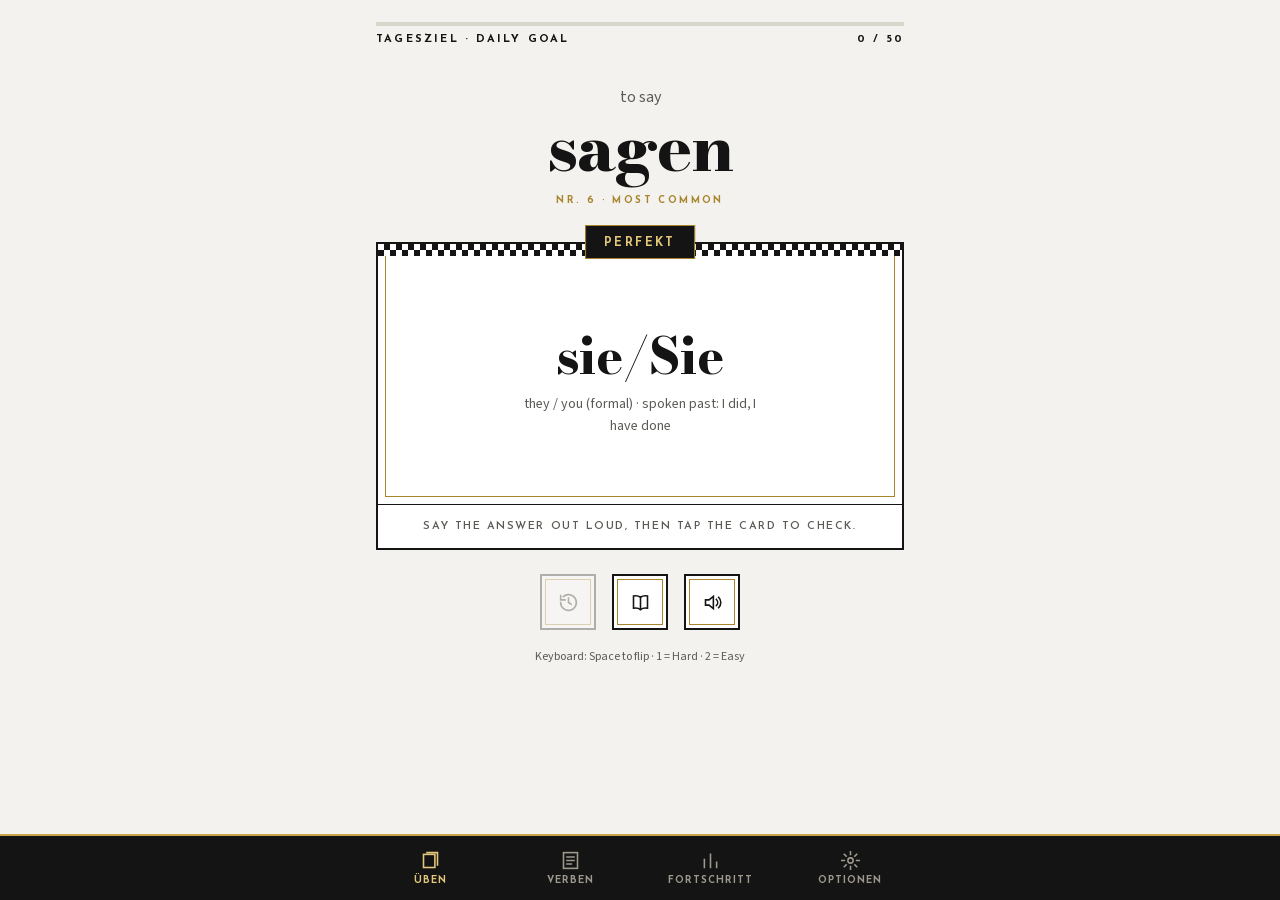
<file: deutsch/index.html>
<!doctype html>
<html lang="de">
<head>
<meta charset="utf-8">
<meta name="viewport" content="width=device-width, initial-scale=1, viewport-fit=cover">
<title>Verben</title>
<meta name="description" content="German conjugation flashcards: 500 common verbs, every tense.">
<meta name="theme-color" content="#f3f2ee" media="(prefers-color-scheme: light)">
<meta name="theme-color" content="#0b0b0b" media="(prefers-color-scheme: dark)">
<meta name="apple-mobile-web-app-capable" content="yes">
<meta name="mobile-web-app-capable" content="yes">
<meta name="apple-mobile-web-app-title" content="Verben">
<meta name="apple-mobile-web-app-status-bar-style" content="default">
<link rel="manifest" href="manifest.webmanifest?v=3">
<link rel="apple-touch-icon" href="apple-touch-icon.png?v=3">
<link rel="icon" type="image/png" href="icon-256.png?v=3">
<link rel="stylesheet" href="fonts.css?v=3">
<style>html{color-scheme:light;-webkit-text-size-adjust:100%;padding-top:env(safe-area-inset-top,0px)}html,body{margin:0}img{max-width:100%}</style>
</head>
<body>
<style>
/* Layout: one-screen flashcard app in the Wiener Werkstätte manner: black and Habsburg gold, a framed white card with a checkerboard band, Bodoni for display, Josefin capitals for labels. */
:root{
  --bg:#f3f2ee; --paper:#ffffff; --surface:#ffffff; --fg:#141414; --muted:#5b5a56; --line:#d9d6cc; --frame:#141414; --chip:#ebe8df;
  --gold:#a8842c; --gold-hi:#c9a54a; --gold-soft:#f3ecd9; --ink:#141414; --on-ink:#f3efe6;
  --hard-bg:#c9a54a; --hard-fg:#141414; --easy-bg:#141414; --easy-fg:#e3c77a; --bad:#9b2226;
  --check-a:#141414; --check-b:#ffffff;
  --display:"Bodoni Moda", "Didot", "Bodoni 72", Georgia, serif;
  --caps:"Josefin Sans", "Futura", "Century Gothic", sans-serif;
  --body:"Source Sans 3", "Helvetica Neue", Arial, sans-serif;
}
@media (prefers-color-scheme: dark){ :root:not([data-theme="light"]){
  --bg:#0c0c0b; --paper:#151514; --surface:#151514; --fg:#f3efe6; --muted:#a7a397; --line:#34322c; --frame:#c9a54a; --chip:#23221e;
  --gold:#d4b25c; --gold-hi:#e3c77a; --gold-soft:#2a2414; --ink:#f3efe6; --on-ink:#141414;
  --hard-bg:#c9a54a; --hard-fg:#141414; --easy-bg:#f3efe6; --easy-fg:#141414; --bad:#e36a6e;
  --check-a:#c9a54a; --check-b:#151514; color-scheme:dark;
}}
:root[data-theme="dark"]{
  --bg:#0c0c0b; --paper:#151514; --surface:#151514; --fg:#f3efe6; --muted:#a7a397; --line:#34322c; --frame:#c9a54a; --chip:#23221e;
  --gold:#d4b25c; --gold-hi:#e3c77a; --gold-soft:#2a2414; --ink:#f3efe6; --on-ink:#141414;
  --hard-bg:#c9a54a; --hard-fg:#141414; --easy-bg:#f3efe6; --easy-fg:#141414; --bad:#e36a6e;
  --check-a:#c9a54a; --check-b:#151514; color-scheme:dark;
}
*{box-sizing:border-box}
[hidden]{display:none!important}
body{background:var(--bg);color:var(--fg);font:400 16px/1.55 var(--body)}
button{font:inherit;color:inherit;cursor:pointer}
button:focus-visible,select:focus-visible,input:focus-visible{outline:2px solid var(--gold);outline-offset:3px}
main{max-width:560px;margin:0 auto;padding-inline:16px;padding-block:22px 112px}
section{display:flex;flex-direction:column;gap:18px}
.label{font:700 11px/1.3 var(--caps);letter-spacing:.2em;text-transform:uppercase;color:var(--muted)}
h2{margin:0;font:800 38px/1.05 var(--display);color:var(--fg);letter-spacing:-.01em}
h2::after{content:"";display:block;width:56px;height:3px;background:var(--gold);margin-top:10px}

/* Daily goal */
.goal{display:flex;flex-direction:column;gap:8px}
.goal-bar{height:4px;background:var(--line)}
.goal-bar i{display:block;height:100%;background:var(--gold);transition:width .3s}
.goal-row{display:flex;justify-content:space-between;font:700 11px/1 var(--caps);letter-spacing:.2em;text-transform:uppercase;color:var(--fg);font-variant-numeric:tabular-nums}

/* Verb heading */
.word{text-align:center;padding-block:22px 0;display:flex;flex-direction:column;gap:4px;align-items:center}
.word .en{color:var(--muted);font-size:16px}
.word .inf{font:800 clamp(46px,13vw,66px)/1 var(--display);color:var(--fg);letter-spacing:-.015em;overflow-wrap:anywhere}
.rank{font:700 10px/1 var(--caps);letter-spacing:.24em;text-transform:uppercase;color:var(--gold);text-align:center;margin-top:-2px}

/* Card */
.card-box{position:relative;margin-top:18px}
.pill{position:absolute;top:0;left:50%;transform:translate(-50%,-50%);z-index:3;background:#141414;color:#e3c77a;
  font:700 12px/1 var(--caps);letter-spacing:.2em;text-transform:uppercase;padding:11px 18px 9px;white-space:nowrap;border:1px solid var(--gold)}
.shell{border:2px solid var(--frame);background:var(--paper);overflow:hidden}
.card{display:block;width:100%;border:0;padding:0;background:none;perspective:1200px;text-align:center}
.inner{display:grid;transition:transform .45s cubic-bezier(.3,.7,.3,1);transform-style:preserve-3d}
.card.flipped .inner{transform:rotateY(180deg)}
.inner.instant{transition:none}
.face{grid-area:1/1;backface-visibility:hidden;-webkit-backface-visibility:hidden;min-height:260px;background:var(--paper);
  display:flex;flex-direction:column;align-items:center;justify-content:center;gap:12px;padding:48px 26px 28px;position:relative;box-shadow:inset 0 0 0 7px var(--paper), inset 0 0 0 8px var(--gold)}
.face::before{content:"";position:absolute;top:0;left:0;right:0;height:12px;
  background:repeating-conic-gradient(var(--check-a) 0 25%, var(--check-b) 0 50%) 0 0/12px 12px}
.back{transform:rotateY(180deg)}
.pron{font:700 clamp(38px,10vw,50px)/1.05 var(--display);color:var(--fg)}
.pron-en{color:var(--muted);font-size:14px;max-width:34ch}
.answer{font:800 clamp(30px,8.5vw,42px)/1.15 var(--display);color:var(--fg);text-wrap:balance;overflow-wrap:anywhere}
.answer::after{content:"";display:block;width:44px;height:3px;background:var(--gold);margin:14px auto 0}
.note{color:var(--muted);font-size:14px;max-width:38ch}
.below{background:var(--paper);border-top:1px solid var(--frame)}
.prompt-line{margin:0;padding:14px 16px;text-align:center;font:600 11px/1.4 var(--caps);letter-spacing:.14em;text-transform:uppercase;color:var(--muted)}
.rate{display:grid;grid-template-columns:1fr 1fr}
.rate button{border:0;padding:16px 10px;display:flex;flex-direction:column;align-items:center;gap:4px;font:700 14px/1 var(--caps);letter-spacing:.22em;text-transform:uppercase}
.rate .hard{background:var(--hard-bg);color:var(--hard-fg)}
.rate .easy{background:var(--easy-bg);color:var(--easy-fg)}
.rate small{font:400 12px/1.2 var(--body);letter-spacing:0;text-transform:none;opacity:.85}
.return{width:100%;border:0;padding:16px;background:var(--gold-soft);color:var(--fg);font:700 12px/1 var(--caps);letter-spacing:.18em;text-transform:uppercase}

/* Tool buttons */
.tools{display:flex;justify-content:center;gap:16px;padding-top:6px}
.tool{width:56px;height:56px;border:2px solid var(--frame);outline:1px solid var(--gold);outline-offset:-6px;background:var(--surface);display:grid;place-items:center}
.tool:hover:not(:disabled){background:var(--gold-soft)}
.tool svg{width:21px;height:21px;stroke:var(--fg);fill:none;stroke-width:1.8;stroke-linecap:square;stroke-linejoin:miter}
.tool:disabled{opacity:.3;cursor:default}
.keys{text-align:center;color:var(--muted);font-size:12px;margin:0}
@media (hover:none){ .keys{display:none} }

/* Bottom nav */
nav{position:fixed;left:0;right:0;bottom:0;z-index:10;background:#141414;
  padding:8px 8px calc(8px + env(safe-area-inset-bottom, 0px));display:flex;justify-content:center;border-top:2px solid #c9a54a}
nav div{display:grid;grid-template-columns:repeat(4,1fr);width:100%;max-width:560px}
nav button{border:0;background:none;display:flex;flex-direction:column;align-items:center;gap:5px;padding:6px 0;font:700 10px/1 var(--caps);letter-spacing:.1em;text-transform:uppercase;color:#9d998d}
nav svg{width:21px;height:21px;stroke:currentColor;fill:none;stroke-width:1.8;stroke-linecap:square;stroke-linejoin:miter}
nav button[aria-selected="true"]{color:#e3c77a}

/* Panels */
.panel{background:var(--surface);border:1px solid var(--frame);padding:20px;display:flex;flex-direction:column;gap:14px}
.row{display:flex;flex-wrap:wrap;gap:8px;align-items:center}
.chip{border:1px solid var(--frame);background:var(--surface);padding:7px 13px;font-size:14px;color:var(--fg)}
.chip:hover{background:var(--gold-soft)}
.chip[aria-pressed="true"]{background:var(--ink);border-color:var(--ink);color:var(--paper)}
.chip small{opacity:.7;margin-left:4px}
.hint{color:var(--muted);font-size:14px;margin:0}
.group-label{font:700 11px/1 var(--caps);letter-spacing:.2em;text-transform:uppercase;color:var(--gold);margin-top:4px}
.search{width:100%;font:inherit;font-size:17px;padding:10px 12px;border:1px solid var(--frame);background:var(--surface);color:var(--fg);border-radius:0}
.results{display:flex;flex-wrap:wrap;gap:6px}
.vhead{display:flex;flex-wrap:wrap;align-items:baseline;gap:4px 12px}
.vhead b{font:800 38px/1.05 var(--display)}
.vhead .en{color:var(--muted)}
.pp-line{font-size:15px;margin:0}
.pp-line b{font-family:var(--display);font-size:18px}
.grid{display:grid;grid-template-columns:repeat(auto-fill,minmax(min(100%,240px),1fr));gap:12px}
.tcard{border:1px solid var(--line);border-top:3px solid var(--frame);padding:12px;min-width:0;display:flex;flex-direction:column;gap:6px}
.tcard h3{margin:0;font:700 12px/1.3 var(--caps);letter-spacing:.16em;text-transform:uppercase}
.conj{width:100%;border-collapse:collapse;font-size:15px}
.conj td{padding:4px 8px;border-bottom:1px solid var(--line)}
.conj tr:last-child td{border-bottom:0}
.conj td:first-child{color:var(--muted);width:38%;text-align:right}
.conj tr.hl td{background:var(--gold-soft);font-weight:600}
.conj tr.hl td:first-child{color:var(--fg)}
.tip{margin:0;font-size:14px;color:var(--muted)}
.tip b{color:var(--fg);font-weight:600}
.stats{display:flex;flex-wrap:wrap;gap:28px}
.stat b{display:block;font:800 42px/1.05 var(--display);font-variant-numeric:tabular-nums}
.weak{margin:0;padding:0;list-style:none;display:flex;flex-direction:column;gap:6px}
.weak li{display:flex;justify-content:space-between;gap:12px;border-bottom:1px solid var(--line);padding-bottom:6px}
.weak span:last-child{font-size:13px;color:var(--bad);font-variant-numeric:tabular-nums;white-space:nowrap}
.bars{width:100%;border-collapse:collapse;font-size:14px}
.bars td{padding:6px 4px;border-bottom:1px solid var(--line);vertical-align:middle}
.bars td.n{font-variant-numeric:tabular-nums;text-align:right;white-space:nowrap;color:var(--muted)}
.meter{height:6px;background:var(--line);overflow:hidden;min-width:60px}
.meter i{display:block;height:100%;background:var(--gold)}
.danger{background:var(--bad);color:#ffffff;border:0;padding:9px 16px;font:700 12px/1 var(--caps);letter-spacing:.14em;text-transform:uppercase}
.ghost{background:none;border:1px solid var(--frame);padding:8px 16px;color:var(--fg);font:700 12px/1 var(--caps);letter-spacing:.14em;text-transform:uppercase}

/* Table popup */
.overlay{position:fixed;inset:0;z-index:20;background:rgba(10,10,8,.6);display:flex;align-items:flex-end;justify-content:center;padding:16px}
.sheet{background:var(--surface);color:var(--fg);border:2px solid var(--frame);outline:1px solid var(--gold);outline-offset:-7px;padding:24px;width:100%;max-width:520px;display:flex;flex-direction:column;gap:12px;
  margin-bottom:env(safe-area-inset-bottom, 0px);max-height:85%;overflow:auto}
.sheet header{display:flex;justify-content:space-between;align-items:center;gap:12px}
.sheet h2{font-size:24px}
.sheet h2::after{display:none}
@media (min-width:640px){ .overlay{align-items:center} }
@media (prefers-reduced-motion:reduce){ .inner{transition:none} }
</style>

<main>
  <section id="tab-practice">
    <div class="goal">
      <div class="goal-bar"><i id="goalFill" style="width:0"></i></div>
      <div class="goal-row"><span>Tagesziel · daily goal</span><span id="goalText">0 / 50</span></div>
    </div>

    <div class="word"><div class="en" id="qEn"></div><div class="inf" id="qInf"></div></div>
    <div class="rank" id="qRank"></div>

    <div class="card-box">
      <span class="pill" id="qTense"></span>
      <div class="shell">
        <button class="card" id="card" aria-label="Flip card to see the answer">
          <div class="inner" id="inner">
            <div class="face front">
              <div class="pron" id="qPron"></div>
              <div class="pron-en" id="qPronEn"></div>
            </div>
            <div class="face back">
              <div class="answer" id="qAnswer"></div>
              <div class="note" id="qNote"></div>
            </div>
          </div>
        </button>
        <div class="below" id="below"></div>
      </div>
    </div>

    <div class="tools">
      <button class="tool" id="prevBtn" aria-label="Previous card" disabled>
        <svg viewBox="0 0 24 24"><path d="M3 12a9 9 0 1 0 3-6.7"/><path d="M3 4v5h5"/><path d="M12 7v5l3 2"/></svg>
      </button>
      <button class="tool" id="tableBtn" aria-label="Show full conjugation table">
        <svg viewBox="0 0 24 24"><path d="M12 6c-2-1.5-5-2-8-1.5v14c3-.5 6 0 8 1.5 2-1.5 5-2 8-1.5v-14c-3-.5-6 0-8 1.5z"/><path d="M12 6v14"/></svg>
      </button>
      <button class="tool" id="speakBtn" aria-label="Hear it in German">
        <svg viewBox="0 0 24 24"><path d="M4 9h4l5-4v14l-5-4H4z"/><path d="M16.5 8.5a5 5 0 0 1 0 7"/><path d="M19 6a8.5 8.5 0 0 1 0 12"/></svg>
      </button>
    </div>
    <p class="keys">Keyboard: Space to flip · 1 = Hard · 2 = Easy</p>
  </section>

  <section id="tab-verbs" hidden>
    <h2>Verbtabellen</h2>
    <div class="panel">
      <label class="label" for="search">Find a verb (German or English)</label>
      <input class="search" id="search" type="search" autocomplete="off" autocapitalize="off" spellcheck="false" placeholder="anrufen, to call…">
      <div class="results" id="results"></div>
    </div>
    <div class="panel" id="verbPanel"></div>
  </section>

  <section id="tab-progress" hidden>
    <h2>Fortschritt</h2>
    <div class="panel">
      <div class="stats" id="stats"></div>
      <div><div class="label" style="margin-bottom:8px">Hardest for you</div><ul class="weak" id="weak"></ul></div>
    </div>
    <div class="panel">
      <div class="label">By tense (share rated Easy)</div>
      <table class="bars" id="byTense"></table>
    </div>
  </section>

  <section id="tab-settings" hidden>
    <h2>Einstellungen</h2>
    <div class="panel">
      <div class="label">Tenses</div>
      <div id="tenseGroups" style="display:flex;flex-direction:column;gap:10px"></div>
      <p class="hint">Start with Präsens and Perfekt: that is how Germans talk about the past in conversation. The Konjunktiv I is for reading the news, where it marks reported speech.</p>
    </div>
    <div class="panel">
      <div class="label">Verbs, by how common they are</div>
      <div class="row" id="tierChips"></div>
      <div class="row" id="reflChip"></div>
      <p class="hint">Top 25 covers most of everyday speech. Move up a level when the cards start feeling easy.</p>
    </div>
    <div class="panel">
      <div class="label">Daily goal</div>
      <div class="row" id="goalChips"></div>
    </div>
    <div class="panel">
      <div class="label">Saved progress</div>
      <p class="hint">Progress is saved on this device only.</p>
      <div class="row" id="resetBox"></div>
    </div>
    <p class="hint">Conjugations come from Morphy (Wolfgang Lezius) via german-pos-dict and korrekturen.de (CC BY-SA 4.0), updated to the 1996 spelling reform. Verb frequency is based on the OpenSubtitles German word list.</p>
  </section>
</main>

<nav><div role="tablist">
  <button role="tab" aria-selected="true" data-tab="practice"><svg viewBox="0 0 24 24"><rect x="4" y="5" width="13" height="15"/><path d="M8 3h12v14"/></svg>Üben</button>
  <button role="tab" aria-selected="false" data-tab="verbs"><svg viewBox="0 0 24 24"><rect x="4" y="3" width="16" height="18"/><path d="M8 8h8M8 12h8M8 16h5"/></svg>Verben</button>
  <button role="tab" aria-selected="false" data-tab="progress"><svg viewBox="0 0 24 24"><path d="M5 20V11M12 20V5M19 20v-6"/></svg>Fortschritt</button>
  <button role="tab" aria-selected="false" data-tab="settings"><svg viewBox="0 0 24 24"><circle cx="12" cy="12" r="3"/><path d="M12 2v3M12 19v3M2 12h3M19 12h3M4.9 4.9l2.1 2.1M17 17l2.1 2.1M4.9 19.1L7 17M17 7l2.1-2.1"/></svg>Optionen</button>
</div></nav>

<div class="overlay" id="overlay" hidden>
  <div class="sheet" role="dialog" aria-modal="true" aria-labelledby="sheetTitle">
    <header><h2 id="sheetTitle"></h2><button class="ghost" id="sheetClose">Close</button></header>
    <div id="sheetBody" style="display:flex;flex-direction:column;gap:12px"></div>
  </div>
</div>

<script>
const DATA = [{"i":"sein","e":"to be","n":1,"P":"bin|bist|ist|sind|seid|sind","T":"war|warst|war|waren|wart|waren","K1":"sei|seist|sei|seien|seiet|seien","K2":"wäre|wärst|wäre|wären|wärt|wären","Y":"sei|seid","Q":"gewesen","x":1},{"i":"haben","e":"to have","n":2,"P":"habe|hast|hat|haben|habt|haben","T":"hatte|hattest|hatte|hatten|hattet|hatten","K1":"habe|habest|habe|haben|habet|haben","K2":"hätte|hättest|hätte|hätten|hättet|hätten","Y":"habe|habt","Q":"gehabt"},{"i":"werden","e":"to become; will (future)","n":3,"P":"werde|wirst|wird|werden|werdet|werden","T":"wurde|wurdest|wurde|wurden|wurdet|wurden","K1":"werde|werdest|werde|werden|werdet|werden","K2":"würde|würdest|würde|würden|würdet|würden","Y":"werde|werdet","Q":"geworden","x":1},{"i":"können","e":"can, to be able to","n":4,"P":"kann|kannst|kann|können|könnt|können","T":"konnte|konntest|konnte|konnten|konntet|konnten","K1":"könne|könnest|könne|können|könnet|können","K2":"könnte|könntest|könnte|könnten|könntet|könnten","Q":"gekonnt"},{"i":"wollen","e":"to want","n":5,"P":"will|willst|will|wollen|wollt|wollen","T":"wollte|wolltest|wollte|wollten|wolltet|wollten","K1":"wolle|wollest|wolle|wollen|wollet|wollen","K2":"wollte|wolltest|wollte|wollten|wolltet|wollten","Q":"gewollt"},{"i":"sagen","e":"to say","n":6,"P":"sage|sagst|sagt|sagen|sagt|sagen","T":"sagte|sagtest|sagte|sagten|sagtet|sagten","K1":"sage|sagest|sage|sagen|saget|sagen","K2":"sagte|sagtest|sagte|sagten|sagtet|sagten","Y":"sage|sagt","Q":"gesagt"},{"i":"wissen","e":"to know (a fact)","n":7,"P":"weiß|weißt|weiß|wissen|wisst|wissen","T":"wusste|wusstest|wusste|wussten|wusstet|wussten","K1":"wisse|wissest|wisse|wissen|wisset|wissen","K2":"wüsste|wüsstest|wüsste|wüssten|wüsstet|wüssten","Y":"wisse|wisst","Q":"gewusst"},{"i":"gehen","e":"to go (on foot)","n":8,"P":"gehe|gehst|geht|gehen|geht|gehen","T":"ging|gingst|ging|gingen|gingt|gingen","K1":"gehe|gehest|gehe|gehen|gehet|gehen","K2":"ginge|gingest|ginge|gingen|ginget|gingen","Y":"gehe|geht","Q":"gegangen","x":1},{"i":"machen","e":"to make, to do","n":9,"P":"mache|machst|macht|machen|macht|machen","T":"machte|machtest|machte|machten|machtet|machten","K1":"mache|machest|mache|machen|machet|machen","K2":"machte|machtest|machte|machten|machtet|machten","Y":"mache|macht","Q":"gemacht"},{"i":"sehen","e":"to see","n":10,"P":"sehe|siehst|sieht|sehen|seht|sehen","T":"sah|sahst|sah|sahen|saht|sahen","K1":"sehe|sehest|sehe|sehen|sehet|sehen","K2":"sähe|sähest|sähe|sähen|sähet|sähen","Y":"sieh|seht","Q":"gesehen"},{"i":"tun","e":"to do","n":11,"P":"tue|tust|tut|tun|tut|tun","T":"tat|tatst|tat|taten|tatet|taten","K1":"tue|tuest|tue|tun|tuet|tun","K2":"täte|tätest|täte|täten|tätet|täten","Y":"tue|tut","Q":"getan"},{"i":"meinen","e":"to mean, to think","n":12,"P":"meine|meinst|meint|meinen|meint|meinen","T":"meinte|meintest|meinte|meinten|meintet|meinten","K1":"meine|meinest|meine|meinen|meinet|meinen","K2":"meinte|meintest|meinte|meinten|meintet|meinten","Y":"meine|meint","Q":"gemeint"},{"i":"kommen","e":"to come","n":13,"P":"komme|kommst|kommt|kommen|kommt|kommen","T":"kam|kamst|kam|kamen|kamt|kamen","K1":"komme|kommest|komme|kommen|kommet|kommen","K2":"käme|kämest|käme|kämen|kämet|kämen","Y":"komme|kommt","Q":"gekommen","x":1},{"i":"sollen","e":"should, to be supposed to","n":14,"P":"soll|sollst|soll|sollen|sollt|sollen","T":"sollte|solltest|sollte|sollten|solltet|sollten","K1":"solle|sollest|solle|sollen|sollet|sollen","K2":"sollte|solltest|sollte|sollten|solltet|sollten","Q":"gesollt"},{"i":"geben","e":"to give (es gibt = there is)","n":15,"P":"gebe|gibst|gibt|geben|gebt|geben","T":"gab|gabst|gab|gaben|gabt|gaben","K1":"gebe|gebest|gebe|geben|gebet|geben","K2":"gäbe|gäbest|gäbe|gäben|gäbet|gäben","Y":"gib|gebt","Q":"gegeben"},{"i":"müssen","e":"must, to have to","n":16,"P":"muss|musst|muss|müssen|müsst|müssen","T":"musste|-|musste|mussten|musstet|mussten","K1":"müsse|müssest|müsse|müssen|müsset|müssen","K2":"müsste|müsstest|müsste|müssten|müsstet|müssten","Q":"gemusst"},{"i":"leben","e":"to live","n":17,"P":"lebe|lebst|lebt|leben|lebt|leben","T":"lebte|lebtest|lebte|lebten|lebtet|lebten","K1":"lebe|lebest|lebe|leben|lebet|leben","K2":"lebte|lebtest|lebte|lebten|lebtet|lebten","Y":"lebe|lebt","Q":"gelebt"},{"i":"hören","e":"to hear, to listen","n":18,"P":"höre|hörst|hört|hören|hört|hören","T":"hörte|hörtest|hörte|hörten|hörtet|hörten","K1":"höre|hörest|höre|hören|höret|hören","K2":"hörte|hörtest|hörte|hörten|hörtet|hörten","Y":"höre|hört","Q":"gehört"},{"i":"finden","e":"to find; to think (opinion)","n":19,"P":"finde|findest|findet|finden|findet|finden","T":"fand|fandest|fand|fanden|fandet|fanden","K1":"finde|findest|finde|finden|findet|finden","K2":"fände|fändest|fände|fänden|fändet|fänden","Y":"finde|findet","Q":"gefunden"},{"i":"bitten","e":"to ask (for), to request","n":20,"P":"bitte|bittest|bittet|bitten|bittet|bitten","T":"bat|batest|bat|baten|batet|baten","K1":"bitte|bittest|bitte|bitten|bittet|bitten","K2":"bäte|bätest|bäte|bäten|bätet|bäten","Y":"bitte|bittet","Q":"gebeten"},{"i":"lassen","e":"to let, to leave","n":21,"P":"lasse|lässt|lässt|lassen|lasst|lassen","T":"ließ|ließt|ließ|ließen|ließt|ließen","K1":"lasse|lassest|lasse|lassen|lasset|lassen","K2":"ließe|ließest|ließe|ließen|ließet|ließen","Y":"lass|lasst","Q":"gelassen"},{"i":"glauben","e":"to believe","n":22,"P":"glaube|glaubst|glaubt|glauben|glaubt|glauben","T":"glaubte|glaubtest|glaubte|glaubten|glaubtet|glaubten","K1":"glaube|glaubest|glaube|glauben|glaubet|glauben","K2":"glaubte|glaubtest|glaubte|glaubten|glaubtet|glaubten","Y":"glaube|glaubt","Q":"geglaubt"},{"i":"reden","e":"to talk","n":23,"P":"rede|redest|redet|reden|redet|reden","T":"redete|redetest|redete|redeten|redetet|redeten","K1":"rede|redest|rede|reden|redet|reden","K2":"redete|redetest|redete|redeten|redetet|redeten","Y":"rede|redet","Q":"geredet"},{"i":"brauchen","e":"to need","n":24,"P":"brauche|brauchst|braucht|brauchen|braucht|brauchen","T":"brauchte|brauchtest|brauchte|brauchten|brauchtet|brauchten","K1":"brauche|brauchest|brauche|brauchen|brauchet|brauchen","K2":"brauchte|brauchtest|brauchte|brauchten|brauchtet|brauchten","Y":"brauche|braucht","Q":"gebraucht"},{"i":"denken","e":"to think","n":25,"P":"denke|denkst|denkt|denken|denkt|denken","T":"dachte|dachtest|dachte|dachten|dachtet|dachten","K1":"denke|denkest|denke|denken|denket|denken","K2":"dächte|dächtest|dächte|dächten|dächtet|dächten","Y":"denke|denkt","Q":"gedacht"},{"i":"danken","e":"to thank","n":26,"P":"danke|dankst|dankt|danken|dankt|danken","T":"dankte|danktest|dankte|dankten|danktet|dankten","K1":"danke|dankest|danke|danken|danket|danken","K2":"dankte|danktest|dankte|dankten|danktet|dankten","Y":"danke|dankt","Q":"gedankt"},{"i":"verstehen","e":"to understand","n":27,"P":"verstehe|verstehst|versteht|verstehen|versteht|verstehen","T":"verstand|verstandest|verstand|verstanden|verstandet|verstanden","K1":"verstehe|verstehest|verstehe|verstehen|verstehet|verstehen","K2":"verstünde|verstündest|verstünde|verstünden|verstündet|verstünden","Y":"verstehe|versteht","Q":"verstanden"},{"i":"passieren","e":"to happen","n":28,"P":"passiere|passierst|passiert|passieren|passiert|passieren","T":"passierte|passiertest|passierte|passierten|passiertet|passierten","K1":"passiere|passierest|passiere|passieren|passieret|passieren","K2":"passierte|passiertest|passierte|passierten|passiertet|passierten","Y":"passiere|passiert","Q":"passiert","x":1},{"i":"nehmen","e":"to take","n":29,"P":"nehme|nimmst|nimmt|nehmen|nehmt|nehmen","T":"nahm|nahmst|nahm|nahmen|nahmt|nahmen","K1":"nehme|nehmest|nehme|nehmen|nehmet|nehmen","K2":"nähme|nähmest|nähme|nähmen|nähmet|nähmen","Y":"nimm|nehmt","Q":"genommen"},{"i":"warten","e":"to wait","n":30,"P":"warte|wartest|wartet|warten|wartet|warten","T":"wartete|wartetest|wartete|warteten|wartetet|warteten","K1":"warte|wartest|warte|warten|wartet|warten","K2":"wartete|wartetest|wartete|warteten|wartetet|warteten","Y":"warte|wartet","Q":"gewartet"},{"i":"helfen","e":"to help","n":31,"P":"helfe|hilfst|hilft|helfen|helft|helfen","T":"half|halfst|half|halfen|halft|halfen","K1":"helfe|helfest|helfe|helfen|helfet|helfen","K2":"hälfe|hälfest|hälfe|hälfen|hälfet|hälfen","Y":"hilf|helft","Q":"geholfen"},{"i":"bringen","e":"to bring","n":32,"P":"bringe|bringst|bringt|bringen|bringt|bringen","T":"brachte|brachtest|brachte|brachten|brachtet|brachten","K1":"bringe|bringest|bringe|bringen|bringet|bringen","K2":"brächte|brächtest|brächte|brächten|brächtet|brächten","Y":"bringe|bringt","Q":"gebracht"},{"i":"gehören","e":"to belong","n":33,"P":"gehöre|gehörst|gehört|gehören|gehört|gehören","T":"gehörte|gehörtest|gehörte|gehörten|gehörtet|gehörten","K1":"gehöre|gehörest|gehöre|gehören|gehöret|gehören","K2":"gehörte|gehörtest|gehörte|gehörten|gehörtet|gehörten","Y":"gehöre|gehört","Q":"gehört"},{"i":"fragen","e":"to ask","n":34,"P":"frage|fragst|fragt|fragen|fragt|fragen","T":"fragte|fragtest|fragte|fragten|fragtet|fragten","K1":"frage|fragest|frage|fragen|fraget|fragen","K2":"fragte|fragtest|fragte|fragten|fragtet|fragten","Y":"frage|fragt","Q":"gefragt"},{"i":"bleiben","e":"to stay","n":35,"P":"bleibe|bleibst|bleibt|bleiben|bleibt|bleiben","T":"blieb|bliebst|blieb|blieben|bliebt|blieben","K1":"bleibe|bleibest|bleibe|bleiben|bleibet|bleiben","K2":"bliebe|bliebest|bliebe|blieben|bliebet|blieben","Y":"bleibe|bleibt","Q":"geblieben","x":1},{"i":"kennen","e":"to know (a person, a place)","n":36,"P":"kenne|kennst|kennt|kennen|kennt|kennen","T":"kannte|kanntest|kannte|kannten|kanntet|kannten","K1":"kenne|kennest|kenne|kennen|kennet|kennen","K2":"kennte|kenntest|kennte|kennten|kenntet|kennten","Y":"kenne|kennt","Q":"gekannt"},{"i":"lieben","e":"to love","n":37,"P":"liebe|liebst|liebt|lieben|liebt|lieben","T":"liebte|liebtest|liebte|liebten|liebtet|liebten","K1":"liebe|liebest|liebe|lieben|liebet|lieben","K2":"liebte|liebtest|liebte|liebten|liebtet|liebten","Y":"liebe|liebt","Q":"geliebt"},{"i":"stehen","e":"to stand","n":38,"P":"stehe|stehst|steht|stehen|steht|stehen","T":"stand|standest|stand|standen|standet|standen","K1":"stehe|stehest|stehe|stehen|stehet|stehen","K2":"stünde|stündest|stünde|stünden|stündet|stünden","Y":"stehe|steht","Q":"gestanden"},{"i":"bekommen","e":"to get, to receive","n":39,"P":"bekomme|bekommst|bekommt|bekommen|bekommt|bekommen","T":"bekam|bekamst|bekam|bekamen|bekamt|bekamen","K1":"bekomme|bekommest|bekomme|bekommen|bekommet|bekommen","K2":"bekäme|bekämest|bekäme|bekämen|bekämet|bekämen","Y":"bekomme|bekommt","Q":"bekommen"},{"i":"halten","e":"to hold; to stop","n":40,"P":"halte|hältst|hält|halten|haltet|halten","T":"hielt|hieltest|hielt|hielten|hieltet|hielten","K1":"halte|haltest|halte|halten|haltet|halten","K2":"hielte|hieltest|hielte|hielten|hieltet|hielten","Y":"halte|haltet","Q":"gehalten"},{"i":"sprechen","e":"to speak","n":41,"P":"spreche|sprichst|spricht|sprechen|sprecht|sprechen","T":"sprach|sprachst|sprach|sprachen|spracht|sprachen","K1":"spreche|sprechest|spreche|sprechen|sprechet|sprechen","K2":"spräche|sprächest|spräche|sprächen|sprächet|sprächen","Y":"sprich|sprecht","Q":"gesprochen"},{"i":"versuchen","e":"to try","n":42,"P":"versuche|versuchst|versucht|versuchen|versucht|versuchen","T":"versuchte|versuchtest|versuchte|versuchten|versuchtet|versuchten","K1":"versuche|versuchest|versuche|versuchen|versuchet|versuchen","K2":"versuchte|versuchtest|versuchte|versuchten|versuchtet|versuchten","Y":"versuche|versucht","Q":"versucht"},{"i":"essen","e":"to eat","n":43,"P":"esse|isst|isst|essen|esst|essen","T":"aß|aßt|aß|aßen|aßt|aßen","K1":"esse|essest|esse|essen|esset|essen","K2":"äße|äßest|äße|äßen|äßet|äßen","Y":"iss|esst","Q":"gegessen"},{"i":"vergessen","e":"to forget","n":44,"P":"vergesse|vergisst|vergisst|vergessen|vergesst|vergessen","T":"vergaß|vergaßt|vergaß|vergaßen|vergaßt|vergaßen","K1":"vergesse|vergessest|vergesse|vergessen|vergesset|vergessen","K2":"vergäße|vergäßest|vergäße|vergäßen|vergäßet|vergäßen","Y":"vergiss|vergesst","Q":"vergessen"},{"i":"erzählen","e":"to tell (a story)","n":45,"P":"erzähle|erzählst|erzählt|erzählen|erzählt|erzählen","T":"erzählte|erzähltest|erzählte|erzählten|erzähltet|erzählten","K1":"erzähle|erzählest|erzähle|erzählen|erzählet|erzählen","K2":"erzählte|erzähltest|erzählte|erzählten|erzähltet|erzählten","Y":"erzähle|erzählt","Q":"erzählt"},{"i":"töten","e":"to kill","n":46,"P":"töte|tötest|tötet|töten|tötet|töten","T":"tötete|tötetest|tötete|töteten|tötetet|töteten","K1":"töte|tötest|töte|töten|tötet|töten","K2":"tötete|tötetest|tötete|töteten|tötetet|töteten","Y":"töte|tötet","Q":"getötet"},{"i":"sterben","e":"to die","n":47,"P":"sterbe|stirbst|stirbt|sterben|sterbt|sterben","T":"starb|starbst|starb|starben|starbt|starben","K1":"sterbe|sterbest|sterbe|sterben|sterbet|sterben","K2":"stärbe|stärbest|stärbe|stärben|stärbet|stärben","Y":"stirb|sterbt","Q":"gestorben","x":1},{"i":"dürfen","e":"may, to be allowed to","n":48,"P":"darf|darfst|darf|dürfen|dürft|dürfen","T":"durfte|durftest|durfte|durften|durftet|durften","K1":"dürfe|dürfest|dürfe|dürfen|-|dürfet","K2":"dürfte|dürftest|dürfte|dürften|dürftet|dürften","Q":"gedurft"},{"i":"arbeiten","e":"to work","n":49,"P":"arbeite|arbeitest|arbeitet|arbeiten|arbeitet|arbeiten","T":"arbeitete|arbeitetest|arbeitete|arbeiteten|arbeitetet|arbeiteten","K1":"arbeite|arbeitest|arbeite|arbeiten|arbeitet|arbeiten","K2":"arbeitete|arbeitetest|arbeitete|arbeiteten|arbeitetet|arbeiteten","Y":"arbeite|arbeitet","Q":"gearbeitet"},{"i":"gefallen","e":"to please (es gefällt mir = I like it)","n":50,"P":"gefalle|gefällst|gefällt|gefallen|gefallt|gefallen","T":"gefiel|gefielst|gefiel|gefielen|gefielt|gefielen","K1":"gefalle|gefallest|gefalle|gefallen|gefallet|gefallen","K2":"gefiele|gefielest|gefiele|gefielen|gefielet|gefielen","Y":"gefalle|gefallt","Q":"gefallen"},{"i":"verlieren","e":"to lose","n":51,"P":"verliere|verlierst|verliert|verlieren|verliert|verlieren","T":"verlor|verlorst|verlor|verloren|verlort|verloren","K1":"verliere|verlierest|verliere|verlieren|verlieret|verlieren","K2":"verlöre|verlörest|verlöre|verlören|verlöret|verlören","Y":"verliere|verliert","Q":"verloren"},{"i":"suchen","e":"to look for","n":52,"P":"suche|suchst|sucht|suchen|sucht|suchen","T":"suchte|suchtest|suchte|suchten|suchtet|suchten","K1":"suche|suchest|suche|suchen|suchet|suchen","K2":"suchte|suchtest|suchte|suchten|suchtet|suchten","Y":"suche|sucht","Q":"gesucht"},{"i":"treffen","e":"to meet; to hit","n":53,"P":"treffe|triffst|trifft|treffen|trefft|treffen","T":"traf|trafst|traf|trafen|traft|trafen","K1":"treffe|treffest|treffe|treffen|treffet|treffen","K2":"träfe|träfest|träfe|träfen|träfet|träfen","Y":"triff|trefft","Q":"getroffen"},{"i":"spielen","e":"to play","n":54,"P":"spiele|spielst|spielt|spielen|spielt|spielen","T":"spielte|spieltest|spielte|spielten|spieltet|spielten","K1":"spiele|spielest|spiele|spielen|spielet|spielen","K2":"spielte|spieltest|spielte|spielten|spieltet|spielten","Y":"spiele|spielt","Q":"gespielt"},{"i":"sorgen","e":"to take care of, to worry","n":55,"P":"sorge|sorgst|sorgt|sorgen|sorgt|sorgen","T":"sorgte|sorgtest|sorgte|sorgten|sorgtet|sorgten","K1":"sorge|sorgest|sorge|sorgen|sorget|sorgen","K2":"sorgte|sorgtest|sorgte|sorgten|sorgtet|sorgten","Y":"sorge|sorgt","Q":"gesorgt"},{"i":"heißen","e":"to be called","n":56,"P":"heiße|heißt|heißt|heißen|heißt|heißen","T":"hieß|hießt|hieß|hießen|hießt|hießen","K1":"heiße|heißest|heiße|heißen|heißet|heißen","K2":"hieße|hießest|hieße|hießen|hießet|hießen","Y":"heiße|heißt","Q":"geheißen"},{"i":"verlassen","e":"to leave (a place, a person)","n":57,"P":"verlasse|verlässt|verlässt|verlassen|verlasst|verlassen","T":"verließ|verließt|verließ|verließen|verließt|verließen","K1":"verlasse|verlassest|verlasse|verlassen|verlasset|verlassen","K2":"verließe|verließest|verließe|verließen|verließet|verließen","Y":"verlass|verlasst","Q":"verlassen"},{"i":"holen","e":"to fetch, to get","n":58,"P":"hole|holst|holt|holen|holt|holen","T":"holte|holtest|holte|holten|holtet|holten","K1":"hole|holest|hole|holen|holet|holen","K2":"holte|holtest|holte|holten|holtet|holten","Y":"hole|holt","Q":"geholt"},{"i":"laufen","e":"to run, to walk","n":59,"P":"laufe|läufst|läuft|laufen|lauft|laufen","T":"lief|liefst|lief|liefen|lieft|liefen","K1":"laufe|laufest|laufe|laufen|laufet|laufen","K2":"liefe|liefest|liefe|liefen|liefet|liefen","Y":"laufe|lauft","Q":"gelaufen","x":1},{"i":"stimmen","e":"to be correct; to vote","n":60,"P":"stimme|stimmst|stimmt|stimmen|stimmt|stimmen","T":"stimmte|stimmtest|stimmte|stimmten|stimmtet|stimmten","K1":"stimme|stimmest|stimme|stimmen|stimmet|stimmen","K2":"stimmte|stimmtest|stimmte|stimmten|stimmtet|stimmten","Y":"stimme|stimmt","Q":"gestimmt"},{"i":"stellen","e":"to put (upright), to place","n":61,"P":"stelle|stellst|stellt|stellen|stellt|stellen","T":"stellte|stelltest|stellte|stellten|stelltet|stellten","K1":"stelle|stellest|stelle|stellen|stellet|stellen","K2":"stellte|stelltest|stellte|stellten|stelltet|stellten","Y":"stelle|stellt","Q":"gestellt"},{"i":"mögen","e":"to like","n":62,"P":"mag|magst|mag|mögen|mögt|mögen","T":"mochte|mochtest|mochte|mochten|mochtet|mochten","K1":"möge|mögest|möge|mögen|möget|mögen","K2":"möchte|möchtest|möchte|möchten|möchtet|möchten","Q":"gemocht"},{"i":"entschuldigen","e":"to excuse (Entschuldigung = sorry)","n":63,"P":"entschuldige|entschuldigst|entschuldigt|entschuldigen|entschuldigt|entschuldigen","T":"entschuldigte|entschuldigtest|entschuldigte|entschuldigten|entschuldigtet|entschuldigten","K1":"entschuldige|entschuldigest|entschuldige|entschuldigen|entschuldiget|entschuldigen","K2":"entschuldigte|entschuldigtest|entschuldigte|entschuldigten|entschuldigtet|entschuldigten","Y":"entschuldige|entschuldigt","Q":"entschuldigt"},{"i":"zeigen","e":"to show","n":64,"P":"zeige|zeigst|zeigt|zeigen|zeigt|zeigen","T":"zeigte|zeigtest|zeigte|zeigten|zeigtet|zeigten","K1":"zeige|zeigest|zeige|zeigen|zeiget|zeigen","K2":"zeigte|zeigtest|zeigte|zeigten|zeigtet|zeigten","Y":"zeige|zeigt","Q":"gezeigt"},{"i":"kriegen","e":"to get (informal)","n":65,"P":"kriege|kriegst|kriegt|kriegen|kriegt|kriegen","T":"kriegte|kriegtest|kriegte|kriegten|kriegtet|kriegten","K1":"kriege|kriegest|kriege|kriegen|krieget|kriegen","K2":"kriegte|kriegtest|kriegte|kriegten|kriegtet|kriegten","Y":"kriege|kriegt","Q":"gekriegt"},{"i":"erinnern","e":"to remind (sich erinnern = to remember)","n":66,"P":"erinnere|erinnerst|erinnert|erinnern|erinnert|erinnern","T":"erinnerte|erinnertest|erinnerte|erinnerten|erinnertet|erinnerten","K1":"erinnere|erinnerst|erinnere|erinnern|erinnert|erinnern","K2":"erinnerte|erinnertest|erinnerte|erinnerten|erinnertet|erinnerten","Y":"erinnere|erinnert","Q":"erinnert"},{"i":"schaffen","e":"to manage, to make it","n":67,"P":"schaffe|schaffst|schafft|schaffen|schafft|schaffen","T":"schuf|schufst|schuf|schufen|schuft|schufen","K1":"schaffe|schaffest|schaffe|schaffen|schaffet|schaffen","K2":"schüfe|schüfest|schüfe|schüfen|schüfet|schüfen","Y":"schaffe|schafft","Q":"geschaffen"},{"i":"schlafen","e":"to sleep","n":68,"P":"schlafe|schläfst|schläft|schlafen|schlaft|schlafen","T":"schlief|schliefst|schlief|schliefen|schlieft|schliefen","K1":"schlafe|schlafest|schlafe|schlafen|schlafet|schlafen","K2":"schliefe|schliefest|schliefe|schliefen|schliefet|schliefen","Y":"schlafe|schlaft","Q":"geschlafen"},{"i":"anrufen","e":"to call (on the phone)","n":69,"P":"rufe|rufst|ruft|rufen|ruft|rufen","T":"rief|riefst|rief|riefen|rieft|riefen","K1":"rufe|rufest|rufe|rufen|rufet|rufen","K2":"riefe|riefest|riefe|riefen|riefet|riefen","s":"an","Y":"rufe|ruft","Q":"angerufen"},{"i":"bedeuten","e":"to mean","n":70,"P":"bedeute|bedeutest|bedeutet|bedeuten|bedeutet|bedeuten","T":"bedeutete|bedeutetest|bedeutete|bedeuteten|bedeutetet|bedeuteten","K1":"bedeute|bedeutest|bedeute|bedeuten|bedeutet|bedeuten","K2":"bedeutete|bedeutetest|bedeutete|bedeuteten|bedeutetet|bedeuteten","Y":"bedeute|bedeutet","Q":"bedeutet"},{"i":"fühlen","e":"to feel","n":71,"P":"fühle|fühlst|fühlt|fühlen|fühlt|fühlen","T":"fühlte|fühltest|fühlte|fühlten|fühltet|fühlten","K1":"fühle|fühlest|fühle|fühlen|fühlet|fühlen","K2":"fühlte|fühltest|fühlte|fühlten|fühltet|fühlten","Y":"fühle|fühlt","Q":"gefühlt"},{"i":"liegen","e":"to lie (be lying down)","n":72,"P":"liege|liegst|liegt|liegen|liegt|liegen","T":"lag|lagst|lag|lagen|lagt|lagen","K1":"liege|liegest|liege|liegen|lieget|liegen","K2":"läge|lägest|läge|lägen|läget|lägen","Y":"liege|liegt","Q":"gelegen"},{"i":"rufen","e":"to call, to shout","n":73,"P":"rufe|rufst|ruft|rufen|ruft|rufen","T":"rief|riefst|rief|riefen|rieft|riefen","K1":"rufe|rufest|rufe|rufen|rufet|rufen","K2":"riefe|riefest|riefe|riefen|riefet|riefen","Y":"rufe|ruft","Q":"gerufen"},{"i":"fallen","e":"to fall","n":74,"P":"falle|fällst|fällt|fallen|fallt|fallen","T":"fiel|fielst|fiel|fielen|fielt|fielen","K1":"falle|fallest|falle|fallen|fallet|fallen","K2":"fiele|fielest|fiele|fielen|fielet|fielen","Y":"falle|fallt","Q":"gefallen","x":1},{"i":"umbringen","e":"to kill","n":75,"P":"bringe|bringst|bringt|bringen|bringt|bringen","T":"brachte|brachtest|brachte|brachten|brachtet|brachten","K1":"bringe|bringest|bringe|bringen|bringet|bringen","K2":"brächte|brächtest|brächte|brächten|brächtet|brächten","s":"um","Y":"bringe|bringt","Q":"umgebracht"},{"i":"bestimmen","e":"to determine, to decide","n":76,"P":"bestimme|bestimmst|bestimmt|bestimmen|bestimmt|bestimmen","T":"bestimmte|bestimmtest|bestimmte|bestimmten|bestimmtet|bestimmten","K1":"bestimme|bestimmest|bestimme|bestimmen|bestimmet|bestimmen","K2":"bestimmte|bestimmtest|bestimmte|bestimmten|bestimmtet|bestimmten","Y":"bestimme|bestimmt","Q":"bestimmt"},{"i":"nennen","e":"to name, to call","n":77,"P":"nenne|nennst|nennt|nennen|nennt|nennen","T":"nannte|nanntest|nannte|nannten|nanntet|nannten","K1":"nenne|nennest|nenne|nennen|nennet|nennen","K2":"nannte|nanntest|nannte|nannten|nanntet|nannten","Y":"nenne|nennt","Q":"genannt"},{"i":"verschwinden","e":"to disappear","n":78,"P":"verschwinde|verschwindest|verschwindet|verschwinden|verschwindet|verschwinden","T":"verschwand|verschwandest|verschwand|verschwanden|verschwandet|verschwanden","K1":"verschwinde|verschwindest|verschwinde|verschwinden|verschwindet|verschwinden","K2":"verschwände|verschwändest|verschwände|verschwänden|verschwändet|verschwänden","Y":"verschwinde|verschwindet","Q":"verschwunden","x":1},{"i":"trinken","e":"to drink","n":79,"P":"trinke|trinkst|trinkt|trinken|trinkt|trinken","T":"trank|trankst|trank|tranken|trankt|tranken","K1":"trinke|trinkest|trinke|trinken|trinket|trinken","K2":"tränke|tränkest|tränke|tränken|tränket|tränken","Y":"trinke|trinkt","Q":"getrunken"},{"i":"ziehen","e":"to pull; to move","n":80,"P":"ziehe|ziehst|zieht|ziehen|zieht|ziehen","T":"zog|zogst|zog|zogen|zogt|zogen","K1":"ziehe|ziehest|ziehe|ziehen|ziehet|ziehen","K2":"zöge|zögest|zöge|zögen|zöget|zögen","Y":"ziehe|zieht","Q":"gezogen"},{"i":"setzen","e":"to set, to put (sich setzen = to sit down)","n":81,"P":"setze|setzt|setzt|setzen|setzt|setzen","T":"setzte|setztest|setzte|setzten|setztet|setzten","K1":"setze|setzest|setze|setzen|setzet|setzen","K2":"setzte|setztest|setzte|setzten|setztet|setzten","Y":"setze|setzt","Q":"gesetzt"},{"i":"retten","e":"to save, to rescue","n":82,"P":"rette|rettest|rettet|retten|rettet|retten","T":"rettete|rettetest|rettete|retteten|rettetet|retteten","K1":"rette|rettest|rette|retten|rettet|retten","K2":"rettete|rettetest|rettete|retteten|rettetet|retteten","Y":"rette|rettet","Q":"gerettet"},{"i":"wiedersehen","e":"to see again","n":83,"P":"sehe|siehst|sieht|sehen|seht|sehen","T":"sah|sahst|sah|sahen|saht|sahen","K1":"sehe|sehest|sehe|sehen|sehet|sehen","K2":"sähe|sähest|sähe|sähen|sähet|sähen","s":"wieder","Y":"sieh|seht","Q":"wiedergesehen"},{"i":"lernen","e":"to learn","n":84,"P":"lerne|lernst|lernt|lernen|lernt|lernen","T":"lernte|lerntest|lernte|lernten|lerntet|lernten","K1":"lerne|lernest|lerne|lernen|lernet|lernen","K2":"lernte|lerntest|lernte|lernten|lerntet|lernten","Y":"lerne|lernt","Q":"gelernt"},{"i":"schreiben","e":"to write","n":85,"P":"schreibe|schreibst|schreibt|schreiben|schreibt|schreiben","T":"schrieb|schriebst|schrieb|schrieben|schriebt|schrieben","K1":"schreibe|schreibest|schreibe|schreiben|schreibet|schreiben","K2":"schriebe|schriebest|schriebe|schrieben|schriebet|schrieben","Y":"schreibe|schreibt","Q":"geschrieben"},{"i":"schicken","e":"to send","n":86,"P":"schicke|schickst|schickt|schicken|schickt|schicken","T":"schickte|schicktest|schickte|schickten|schicktet|schickten","K1":"schicke|schickest|schicke|schicken|schicket|schicken","K2":"schickte|schicktest|schickte|schickten|schicktet|schickten","Y":"schicke|schickt","Q":"geschickt"},{"i":"erwarten","e":"to expect","n":87,"P":"erwarte|erwartest|erwartet|erwarten|erwartet|erwarten","T":"erwartete|erwartetest|erwartete|erwarteten|erwartetet|erwarteten","K1":"erwarte|erwartest|erwarte|erwarten|erwartet|erwarten","K2":"erwartete|erwartetest|erwartete|erwarteten|erwartetet|erwarteten","Y":"erwarte|erwartet","Q":"erwartet"},{"i":"sitzen","e":"to sit","n":88,"P":"sitze|sitzt|sitzt|sitzen|sitzt|sitzen","T":"saß|saßt|saß|saßen|saßt|saßen","K1":"sitze|sitzest|sitze|sitzen|sitzet|sitzen","K2":"säße|säßest|säße|säßen|säßet|säßen","Y":"sitz|sitzt","Q":"gesessen"},{"i":"enden","e":"to end","n":89,"P":"ende|endest|endet|enden|endet|enden","T":"endete|endetest|endete|endeten|endetet|endeten","K1":"ende|endest|ende|enden|endet|enden","K2":"endete|endetest|endete|endeten|endetet|endeten","Y":"ende|endet","Q":"geendet"},{"i":"bezahlen","e":"to pay","n":90,"P":"bezahle|bezahlst|bezahlt|bezahlen|bezahlt|bezahlen","T":"bezahlte|bezahltest|bezahlte|bezahlten|bezahltet|bezahlten","K1":"bezahle|bezahlest|bezahle|bezahlen|bezahlet|bezahlen","K2":"bezahlte|bezahltest|bezahlte|bezahlten|bezahltet|bezahlten","Y":"bezahle|bezahlt","Q":"bezahlt"},{"i":"aufhören","e":"to stop","n":91,"P":"höre|hörst|hört|hören|hört|hören","T":"hörte|hörtest|hörte|hörten|hörtet|hörten","K1":"höre|hörest|höre|hören|höret|hören","K2":"hörte|hörtest|hörte|hörten|hörtet|hörten","s":"auf","Y":"höre|hört","Q":"aufgehört"},{"i":"geschehen","e":"to happen","n":92,"P":"geschehe|geschiehst|geschieht|geschehen|gescheht|geschehen","T":"geschah|geschahst|geschah|geschahen|geschaht|geschahen","K1":"geschehe|geschehest|geschehe|geschehen|geschehet|geschehen","K2":"geschähe|geschähest|geschähe|geschähen|geschähet|geschähen","Y":"geschieh|gescheht","Q":"geschehen","x":1},{"i":"tragen","e":"to carry, to wear","n":93,"P":"trage|trägst|trägt|tragen|tragt|tragen","T":"trug|trugst|trug|trugen|trugt|trugen","K1":"trage|tragest|trage|tragen|traget|tragen","K2":"trüge|trügest|trüge|trügen|trüget|trügen","Y":"trage|tragt","Q":"getragen"},{"i":"kaufen","e":"to buy","n":94,"P":"kaufe|kaufst|kauft|kaufen|kauft|kaufen","T":"kaufte|kauftest|kaufte|kauften|kauftet|kauften","K1":"kaufe|kaufest|kaufe|kaufen|kaufet|kaufen","K2":"kaufte|kauftest|kaufte|kauften|kauftet|kauften","Y":"kaufe|kauft","Q":"gekauft"},{"i":"kümmern","e":"to concern (sich kümmern = to take care of)","n":95,"P":"kümmere|kümmerst|kümmert|kümmern|kümmert|kümmern","T":"kümmerte|kümmertest|kümmerte|kümmerten|kümmertet|kümmerten","K1":"kümmere|kümmerst|kümmere|kümmern|kümmert|kümmern","K2":"kümmerte|kümmertest|kümmerte|kümmerten|kümmertet|kümmerten","Y":"kümmere|kümmert","Q":"gekümmert"},{"i":"anfangen","e":"to begin, to start","n":96,"P":"fange|fängst|fängt|fangen|fangt|fangen","T":"fing|fingst|fing|fingen|fingt|fingen","K1":"fange|fangest|fange|fangen|fanget|fangen","K2":"finge|fingest|finge|fingen|finget|fingen","s":"an","Y":"anfange|anfangt","Q":"angefangen"},{"i":"erfahren","e":"to find out, to experience","n":97,"P":"erfahre|erfährst|erfährt|erfahren|erfahrt|erfahren","T":"erfuhr|erfuhrst|erfuhr|erfuhren|erfuhrt|erfuhren","K1":"erfahre|erfahrest|erfahre|erfahren|erfahret|erfahren","K2":"erführe|erführest|erführe|erführen|erführet|erführen","Y":"erfahre|erfahrt","Q":"erfahren"},{"i":"vertrauen","e":"to trust","n":98,"P":"vertraue|vertraust|vertraut|vertrauen|vertraut|vertrauen","T":"vertraute|vertrautest|vertraute|vertrauten|vertrautet|vertrauten","K1":"vertraue|vertrauest|vertraue|vertrauen|vertrauet|vertrauen","K2":"vertraute|vertrautest|vertraute|vertrauten|vertrautet|vertrauten","Y":"vertraue|vertraut","Q":"vertraut"},{"i":"lesen","e":"to read","n":99,"P":"lese|liest|liest|lesen|lest|lesen","T":"las|last|las|lasen|last|lasen","K1":"lese|lesest|lese|lesen|leset|lesen","K2":"läse|läsest|läse|läsen|läset|läsen","Y":"lies|lest","Q":"gelesen"},{"i":"führen","e":"to lead","n":100,"P":"führe|führst|führt|führen|führt|führen","T":"führte|führtest|führte|führten|führtet|führten","K1":"führe|führest|führe|führen|führet|führen","K2":"führte|führtest|führte|führten|führtet|führten","Y":"führe|führt","Q":"geführt"},{"i":"hoffen","e":"to hope","n":101,"P":"hoffe|hoffst|hofft|hoffen|hofft|hoffen","T":"hoffte|hofftest|hoffte|hofften|hofftet|hofften","K1":"hoffe|hoffest|hoffe|hoffen|hoffet|hoffen","K2":"hoffte|hofftest|hoffte|hofften|hofftet|hofften","Y":"hoffe|hofft","Q":"gehofft"},{"i":"erklären","e":"to explain","n":102,"P":"erkläre|erklärst|erklärt|erklären|erklärt|erklären","T":"erklärte|erklärtest|erklärte|erklärten|erklärtet|erklärten","K1":"erkläre|erklärest|erkläre|erklären|erkläret|erklären","K2":"erklärte|erklärtest|erklärte|erklärten|erklärtet|erklärten","Y":"erkläre|erklärt","Q":"erklärt"},{"i":"funktionieren","e":"to work, to function","n":103,"P":"funktioniere|funktionierst|funktioniert|funktionieren|funktioniert|funktionieren","T":"funktionierte|funktioniertest|funktionierte|funktionierten|funktioniertet|funktionierten","K1":"funktioniere|funktionierest|funktioniere|funktionieren|funktionieret|funktionieren","K2":"funktionierte|funktioniertest|funktionierte|funktionierten|funktioniertet|funktionierten","Y":"funktioniere|funktioniert","Q":"funktioniert"},{"i":"benutzen","e":"to use","n":104,"P":"benutze|benutzt|benutzt|benutzen|benutzt|benutzen","T":"benutzte|benutztest|benutzte|benutzten|benutztet|benutzten","K1":"benutze|benutzest|benutze|benutzen|benutzet|benutzen","K2":"benutzte|benutztest|benutzte|benutzten|benutztet|benutzten","Y":"benutze|benutzt","Q":"benutzt"},{"i":"verkaufen","e":"to sell","n":105,"P":"verkaufe|verkaufst|verkauft|verkaufen|verkauft|verkaufen","T":"verkaufte|verkauftest|verkaufte|verkauften|verkauftet|verkauften","K1":"verkaufe|verkaufest|verkaufe|verkaufen|verkaufet|verkaufen","K2":"verkaufte|verkauftest|verkaufte|verkauften|verkauftet|verkauften","Y":"verkaufe|verkauft","Q":"verkauft"},{"i":"fahren","e":"to drive, to go (by vehicle)","n":106,"P":"fahre|fährst|fährt|fahren|fahrt|fahren","T":"fuhr|fuhrst|fuhr|fuhren|fuhrt|fuhren","K1":"fahre|fahrest|fahre|fahren|fahret|fahren","K2":"führe|führest|führe|führen|führet|führen","Y":"fahre|fahrt","Q":"gefahren","x":1,"b":1},{"i":"fangen","e":"to catch","n":107,"P":"fange|fängst|fängt|fangen|fangt|fangen","T":"fing|fingst|fing|fingen|fingt|fingen","K1":"fange|fangest|fange|fangen|fanget|fangen","K2":"finge|fingest|finge|fingen|finget|fingen","Y":"fange|fangt","Q":"gefangen"},{"i":"lachen","e":"to laugh","n":108,"P":"lache|lachst|lacht|lachen|lacht|lachen","T":"lachte|lachtest|lachte|lachten|lachtet|lachten","K1":"lache|lachest|lache|lachen|lachet|lachen","K2":"lachte|lachtest|lachte|lachten|lachtet|lachten","Y":"lache|lacht","Q":"gelacht"},{"i":"heiraten","e":"to marry","n":109,"P":"heirate|heiratest|heiratet|heiraten|heiratet|heiraten","T":"heiratete|heiratetest|heiratete|heirateten|heiratetet|heirateten","K1":"heirate|heiratest|heirate|heiraten|heiratet|heiraten","K2":"heiratete|heiratetest|heiratete|heirateten|heiratetet|heirateten","Y":"heirate|heiratet","Q":"geheiratet"},{"i":"verdienen","e":"to earn; to deserve","n":110,"P":"verdiene|verdienst|verdient|verdienen|verdient|verdienen","T":"verdiente|verdientest|verdiente|verdienten|verdientet|verdienten","K1":"verdiene|verdienest|verdiene|verdienen|verdienet|verdienen","K2":"verdiente|verdientest|verdiente|verdienten|verdientet|verdienten","Y":"verdiene|verdient","Q":"verdient"},{"i":"vorstellen","e":"to introduce (sich vorstellen = to imagine)","n":111,"P":"stelle|stellst|stellt|stellen|stellt|stellen","T":"stellte|stelltest|stellte|stellten|stelltet|stellten","K1":"stelle|stellest|stelle|stellen|stellet|stellen","K2":"stellte|stelltest|stellte|stellten|stelltet|stellten","s":"vor","Y":"stelle|stellt","Q":"vorgestellt"},{"i":"behalten","e":"to keep","n":112,"P":"behalte|behältst|behält|behalten|behaltet|behalten","T":"behielt|behieltest|behielt|behielten|behieltet|behielten","K1":"behalte|behaltest|behalte|behalten|behaltet|behalten","K2":"behielte|behieltest|behielte|behielten|behieltet|behielten","Y":"behalte|behaltet","Q":"behalten"},{"i":"gewinnen","e":"to win","n":113,"P":"gewinne|gewinnst|gewinnt|gewinnen|gewinnt|gewinnen","T":"gewann|gewannst|gewann|gewannen|gewannt|gewannen","K1":"gewinne|gewinnest|gewinne|gewinnen|gewinnet|gewinnen","K2":"gewönne|gewönnst|gewönne|gewönnen|gewönnt|gewönnen","Y":"gewinne|gewinnt","Q":"gewonnen"},{"i":"ändern","e":"to change","n":114,"P":"ändere|änderst|ändert|ändern|ändert|ändern","T":"änderte|ändertest|änderte|änderten|ändertet|änderten","K1":"ändere|änderst|ändere|ändern|ändert|ändern","K2":"änderte|ändertest|änderte|änderten|ändertet|änderten","Y":"ändere|ändert","Q":"geändert"},{"i":"schlagen","e":"to hit, to beat","n":115,"P":"schlage|schlägst|schlägt|schlagen|schlagt|schlagen","T":"schlug|schlugst|schlug|schlugen|schlugt|schlugen","K1":"schlage|schlagest|schlage|schlagen|schlaget|schlagen","K2":"schlüge|schlügest|schlüge|schlügen|schlüget|schlügen","Y":"schlage|schlagt","Q":"geschlagen"},{"i":"folgen","e":"to follow","n":116,"P":"folge|folgst|folgt|folgen|folgt|folgen","T":"folgte|folgtest|folgte|folgten|folgtet|folgten","K1":"folge|folgest|folge|folgen|folget|folgen","K2":"folgte|folgtest|folgte|folgten|folgtet|folgten","Y":"folge|folgt","Q":"gefolgt","x":1},{"i":"interessieren","e":"to interest","n":117,"P":"interessiere|interessierst|interessiert|interessieren|interessiert|interessieren","T":"interessierte|interessiertest|interessierte|interessierten|interessiertet|interessierten","K1":"interessiere|interessierest|interessiere|interessieren|interessieret|interessieren","K2":"interessierte|interessiertest|interessierte|interessierten|interessiertet|interessierten","Y":"interessiere|interessiert","Q":"interessiert"},{"i":"erledigen","e":"to take care of, to get done","n":118,"P":"erledige|erledigst|erledigt|erledigen|erledigt|erledigen","T":"erledigte|erledigtest|erledigte|erledigten|erledigtet|erledigten","K1":"erledige|erledigest|erledige|erledigen|erlediget|erledigen","K2":"erledigte|erledigtest|erledigte|erledigten|erledigtet|erledigten","Y":"erledige|erledigt","Q":"erledigt"},{"i":"scheinen","e":"to seem; to shine","n":119,"P":"scheine|scheinst|scheint|scheinen|scheint|scheinen","T":"schien|schienst|schien|schienen|schient|schienen","K1":"scheine|scheinest|scheine|scheinen|scheinet|scheinen","K2":"schiene|schienest|schiene|schienen|schienet|schienen","Y":"scheine|scheint","Q":"geschienen"},{"i":"schauen","e":"to look","n":120,"P":"schaue|schaust|schaut|schauen|schaut|schauen","T":"schaute|schautest|schaute|schauten|schautet|schauten","K1":"schaue|schauest|schaue|schauen|schauet|schauen","K2":"schaute|schautest|schaute|schauten|schautet|schauten","Y":"schaue|schaut","Q":"geschaut"},{"i":"fliegen","e":"to fly","n":121,"P":"fliege|fliegst|fliegt|fliegen|fliegt|fliegen","T":"flog|flogst|flog|flogen|flogt|flogen","K1":"fliege|fliegest|fliege|fliegen|flieget|fliegen","K2":"flöge|flögest|flöge|flögen|flöget|flögen","Y":"fliege|fliegt","Q":"geflogen","x":1,"b":1},{"i":"verletzen","e":"to injure, to hurt","n":122,"P":"verletze|verletzt|verletzt|verletzen|verletzt|verletzen","T":"verletzte|verletztest|verletzte|verletzten|verletztet|verletzten","K1":"verletze|verletzest|verletze|verletzen|verletzet|verletzen","K2":"verletzte|verletztest|verletzte|verletzten|verletztet|verletzten","Y":"verletze|verletzt","Q":"verletzt"},{"i":"verstecken","e":"to hide","n":123,"P":"verstecke|versteckst|versteckt|verstecken|versteckt|verstecken","T":"versteckte|verstecktest|versteckte|versteckten|verstecktet|versteckten","K1":"verstecke|versteckest|verstecke|verstecken|verstecket|verstecken","K2":"versteckte|verstecktest|versteckte|versteckten|verstecktet|versteckten","Y":"verstecke|versteckt","Q":"versteckt"},{"i":"kämpfen","e":"to fight","n":124,"P":"kämpfe|kämpfst|kämpft|kämpfen|kämpft|kämpfen","T":"kämpfte|kämpftest|kämpfte|kämpften|kämpftet|kämpften","K1":"kämpfe|kämpfest|kämpfe|kämpfen|kämpfet|kämpfen","K2":"kämpfte|kämpftest|kämpfte|kämpften|kämpftet|kämpften","Y":"kämpfe|kämpft","Q":"gekämpft"},{"i":"versprechen","e":"to promise","n":125,"P":"verspreche|versprichst|verspricht|versprechen|versprecht|versprechen","T":"versprach|versprachst|versprach|versprachen|verspracht|versprachen","K1":"verspreche|versprechest|verspreche|versprechen|versprechet|versprechen","K2":"verspräche|versprächest|verspräche|versprächen|versprächet|versprächen","Y":"versprich|versprecht","Q":"versprochen"},{"i":"reichen","e":"to be enough; to hand","n":126,"P":"reiche|reichst|reicht|reichen|reicht|reichen","T":"reichte|reichtest|reichte|reichten|reichtet|reichten","K1":"reiche|reichest|reiche|reichen|reichet|reichen","K2":"reichte|reichtest|reichte|reichten|reichtet|reichten","Y":"reiche|reicht","Q":"gereicht"},{"i":"lügen","e":"to lie (tell lies)","n":127,"P":"lüge|lügst|lügt|lügen|lügt|lügen","T":"log|logst|log|logen|logt|logen","K1":"lüge|lügest|lüge|lügen|lüget|lügen","K2":"löge|lögest|löge|lögen|löget|lögen","Y":"lüge|lügt","Q":"gelogen"},{"i":"legen","e":"to lay, to put (flat)","n":128,"P":"lege|legst|legt|legen|legt|legen","T":"legte|legtest|legte|legten|legtet|legten","K1":"lege|legest|lege|legen|leget|legen","K2":"legte|legtest|legte|legten|legtet|legten","Y":"lege|legt","Q":"gelegt"},{"i":"entscheiden","e":"to decide","n":129,"P":"entscheide|entscheidest|entscheidet|entscheiden|entscheidet|entscheiden","T":"entschied|entschiedest|entschied|entschieden|entschiedet|entschieden","K1":"entscheide|entscheidest|entscheide|entscheiden|entscheidet|entscheiden","K2":"entschiede|entschiedest|entschiede|entschieden|entschiedet|entschieden","Y":"entscheide|entscheidet","Q":"entschieden"},{"i":"stecken","e":"to put (into); to be stuck","n":130,"P":"stecke|steckst|steckt|stecken|steckt|stecken","T":"steckte|stecktest|steckte|steckten|stecktet|steckten","K1":"stecke|steckest|stecke|stecken|stecket|stecken","K2":"steckte|stecktest|steckte|steckten|stecktet|steckten","Y":"stecke|steckt","Q":"gesteckt"},{"i":"wünschen","e":"to wish","n":131,"P":"wünsche|wünschst|wünscht|wünschen|wünscht|wünschen","T":"wünschte|wünschtest|wünschte|wünschten|wünschtet|wünschten","K1":"wünsche|wünschest|wünsche|wünschen|wünschet|wünschen","K2":"wünschte|wünschtest|wünschte|wünschten|wünschtet|wünschten","Y":"wünsche|wünscht","Q":"gewünscht"},{"i":"ansehen","e":"to look at","n":132,"P":"sehe|siehst|sieht|sehen|seht|sehen","T":"sah|sahst|sah|sahen|saht|sahen","K1":"sehe|sehest|sehe|sehen|sehet|sehen","K2":"sähe|sähest|sähe|sähen|sähet|sähen","s":"an","Y":"sieh|seht","Q":"angesehen"},{"i":"beweisen","e":"to prove","n":133,"P":"beweise|beweist|beweist|beweisen|beweist|beweisen","T":"bewies|bewiest|bewies|bewiesen|bewiest|bewiesen","K1":"beweise|beweisest|beweise|beweisen|beweiset|beweisen","K2":"bewiese|bewiesest|bewiese|bewiesen|bewieset|bewiesen","Y":"beweise|beweist","Q":"bewiesen"},{"i":"freuen","e":"to please (sich freuen = to be happy)","n":134,"P":"freue|freust|freut|freuen|freut|freuen","T":"freute|freutest|freute|freuten|freutet|freuten","K1":"freue|freuest|freue|freuen|freuet|freuen","K2":"freute|freutest|freute|freuten|freutet|freuten","Y":"freue|freut","Q":"gefreut"},{"i":"wohnen","e":"to live (reside)","n":135,"P":"wohne|wohnst|wohnt|wohnen|wohnt|wohnen","T":"wohnte|wohntest|wohnte|wohnten|wohntet|wohnten","K1":"wohne|wohnest|wohne|wohnen|wohnet|wohnen","K2":"wohnte|wohntest|wohnte|wohnten|wohntet|wohnten","Y":"wohne|wohnt","Q":"gewohnt"},{"i":"zerstören","e":"to destroy","n":136,"P":"zerstöre|zerstörst|zerstört|zerstören|zerstört|zerstören","T":"zerstörte|zerstörtest|zerstörte|zerstörten|zerstörtet|zerstörten","K1":"zerstöre|zerstörest|zerstöre|zerstören|zerstöret|zerstören","K2":"zerstörte|zerstörtest|zerstörte|zerstörten|zerstörtet|zerstörten","Y":"zerstöre|zerstört","Q":"zerstört"},{"i":"klingen","e":"to sound","n":137,"P":"klinge|klingst|klingt|klingen|klingt|klingen","T":"klang|klangst|klang|klangen|klangt|klangen","K1":"klinge|klingest|klinge|klingen|klinget|klingen","K2":"klänge|klängest|klänge|klängen|klänget|klängen","Y":"klinge|klingt","Q":"geklungen"},{"i":"besorgen","e":"to get, to obtain","n":138,"P":"besorge|besorgst|besorgt|besorgen|besorgt|besorgen","T":"besorgte|besorgtest|besorgte|besorgten|besorgtet|besorgten","K1":"besorge|besorgest|besorge|besorgen|besorget|besorgen","K2":"besorgte|besorgtest|besorgte|besorgten|besorgtet|besorgten","Y":"besorge|besorgt","Q":"besorgt"},{"i":"unterhalten","e":"to entertain (sich unterhalten = to chat)","n":139,"P":"unterhalte|unterhältst|unterhält|unterhalten|unterhaltet|unterhalten","T":"unterhielt|unterhieltest|unterhielt|unterhielten|unterhieltet|unterhielten","K1":"unterhalte|unterhaltest|unterhalte|unterhalten|unterhaltet|unterhalten","K2":"unterhielte|unterhieltest|unterhielte|unterhielten|unterhieltet|unterhielten","Y":"unterhalte|unterhaltet","Q":"unterhalten"},{"i":"schießen","e":"to shoot","n":140,"P":"schieße|schießt|schießt|schießen|schießt|schießen","T":"schoss|schosst|schoss|schossen|schosst|schossen","K1":"schieße|schießest|schieße|schießen|schießet|schießen","K2":"schösse|schössest|schösse|schössen|schösset|schössen","Y":"schieße|schießt","Q":"geschossen"},{"i":"überleben","e":"to survive","n":141,"P":"überlebe|überlebst|überlebt|überleben|überlebt|überleben","T":"überlebte|überlebtest|überlebte|überlebten|überlebtet|überlebten","K1":"überlebe|überlebest|überlebe|überleben|überlebet|überleben","K2":"überlebte|überlebtest|überlebte|überlebten|überlebtet|überlebten","Y":"überlebe|überlebt","Q":"überlebt"},{"i":"bewegen","e":"to move","n":142,"P":"bewege|bewegst|bewegt|bewegen|bewegt|bewegen","T":"bewog|bewogst|bewog|bewogen|bewogt|bewogen","K1":"bewege|bewegest|bewege|bewegen|beweget|bewegen","K2":"bewöge|bewögest|bewöge|bewögen|bewöget|bewögen","Y":"bewege|bewegt","Q":"bewegt"},{"i":"verraten","e":"to betray; to reveal","n":143,"P":"verrate|verrätst|verrät|verraten|verratet|verraten","T":"verriet|verrietest|verriet|verrieten|verrietet|verrieten","K1":"verrate|verratest|verrate|verraten|verratet|verraten","K2":"verriete|verrietest|verriete|verrieten|verrietet|verrieten","Y":"verrate|verratet","Q":"verraten"},{"i":"erreichen","e":"to reach","n":144,"P":"erreiche|erreichst|erreicht|erreichen|erreicht|erreichen","T":"erreichte|erreichtest|erreichte|erreichten|erreichtet|erreichten","K1":"erreiche|erreichest|erreiche|erreichen|erreichet|erreichen","K2":"erreichte|erreichtest|erreichte|erreichten|erreichtet|erreichten","Y":"erreiche|erreicht","Q":"erreicht"},{"i":"beginnen","e":"to begin","n":145,"P":"beginne|beginnst|beginnt|beginnen|beginnt|beginnen","T":"begann|begannst|begann|begannen|begannt|begannen","K1":"beginne|beginnest|beginne|beginnen|beginnet|beginnen","K2":"begänne|begännest|begänne|begännen|begännet|begännen","Y":"beginne|beginnt","Q":"begonnen"},{"i":"öffnen","e":"to open","n":146,"P":"öffne|öffnest|öffnet|öffnen|öffnet|öffnen","T":"öffnete|öffnetest|öffnete|öffneten|öffnetet|öffneten","K1":"öffne|öffnest|öffne|öffnen|öffnet|öffnen","K2":"öffnete|öffnetest|öffnete|öffneten|öffnetet|öffneten","Y":"öffne|öffnet","Q":"geöffnet"},{"i":"zahlen","e":"to pay","n":147,"P":"zahle|zahlst|zahlt|zahlen|zahlt|zahlen","T":"zahlte|zahltest|zahlte|zahlten|zahltet|zahlten","K1":"zahle|zahlest|zahle|zahlen|zahlet|zahlen","K2":"zahlte|zahltest|zahlte|zahlten|zahltet|zahlten","Y":"zahle|zahlt","Q":"gezahlt"},{"i":"nachdenken","e":"to think about, to reflect","n":148,"P":"denke|denkst|denkt|denken|denkt|denken","T":"dachte|dachtest|dachte|dachten|dachtet|dachten","K1":"denke|denkest|denke|denken|denket|denken","K2":"dächte|dächtest|dächte|dächten|dächtet|dächten","s":"nach","Y":"denke|denkt","Q":"nachgedacht"},{"i":"schreien","e":"to scream","n":149,"P":"schreie|schreist|schreit|schreien|schreit|schreien","T":"schrie|schriest|schrie|schrien|schriet|schrien","K1":"schreie|schreiest|schreie|schreien|schreiet|schreien","K2":"schriee|schrieest|schriee|schrieen|schrieet|schrieen","Y":"schreie|schreit","Q":"geschrien"},{"i":"mitnehmen","e":"to take along","n":150,"P":"nehme|nimmst|nimmt|nehmen|nehmt|nehmen","T":"nahm|nahmst|nahm|nahmen|nahmt|nahmen","K1":"nehme|nehmest|nehme|nehmen|nehmet|nehmen","K2":"nähme|nähmest|nähme|nähmen|nähmet|nähmen","s":"mit","Y":"nimm|nehmt","Q":"mitgenommen"},{"i":"erhalten","e":"to receive; to maintain","n":151,"P":"erhalte|erhältst|erhält|erhalten|erhaltet|erhalten","T":"erhielt|erhieltest|erhielt|erhielten|erhieltet|erhielten","K1":"erhalte|erhaltest|erhalte|erhalten|erhaltet|erhalten","K2":"erhielte|erhieltest|erhielte|erhielten|erhieltet|erhielten","Y":"erhalte|erhaltet","Q":"erhalten"},{"i":"schätzen","e":"to estimate; to value","n":152,"P":"schätze|schätzt|schätzt|schätzen|schätzt|schätzen","T":"schätzte|schätztest|schätzte|schätzten|schätztet|schätzten","K1":"schätze|schätzest|schätze|schätzen|schätzet|schätzen","K2":"schätzte|schätztest|schätzte|schätzten|schätztet|schätzten","Y":"schätze|schätzt","Q":"geschätzt"},{"i":"singen","e":"to sing","n":153,"P":"singe|singst|singt|singen|singt|singen","T":"sang|sangst|sang|sangen|sangt|sangen","K1":"singe|singest|singe|singen|singet|singen","K2":"sänge|sängest|sänge|sängen|sänget|sängen","Y":"singe|singt","Q":"gesungen"},{"i":"dauern","e":"to last, to take (time)","n":154,"P":"dauere|dauerst|dauert|dauern|dauert|dauern","T":"dauerte|dauertest|dauerte|dauerten|dauertet|dauerten","K1":"dauere|dauerst|dauere|dauern|dauert|dauern","K2":"dauerte|dauertest|dauerte|dauerten|dauertet|dauerten","Y":"dauere|dauert","Q":"gedauert"},{"i":"erschießen","e":"to shoot dead","n":155,"P":"erschieße|erschießt|erschießt|erschießen|erschießt|erschießen","T":"erschoss|erschosst|erschoss|erschossen|erschosst|erschossen","K1":"erschieße|erschießest|erschieße|erschießen|erschießet|erschießen","K2":"erschösse|erschössest|erschösse|erschössen|erschösset|erschössen","Y":"erschieße|erschießt","Q":"erschossen"},{"i":"verändern","e":"to change","n":156,"P":"verändere|veränderst|verändert|verändern|verändert|verändern","T":"veränderte|verändertest|veränderte|veränderten|verändertet|veränderten","K1":"verändere|veränderst|verändere|verändern|verändert|verändern","K2":"veränderte|verändertest|veränderte|veränderten|verändertet|veränderten","Y":"verändere|verändert","Q":"verändert"},{"i":"erkennen","e":"to recognize","n":157,"P":"erkenne|erkennst|erkennt|erkennen|erkennt|erkennen","T":"erkannte|erkanntest|erkannte|erkannten|erkanntet|erkannten","K1":"erkenne|erkennest|erkenne|erkennen|erkennet|erkennen","K2":"erkannte|erkanntest|erkannte|erkannten|erkanntet|erkannten","Y":"erkenne|erkennt","Q":"erkannt"},{"i":"tanzen","e":"to dance","n":158,"P":"tanze|tanzt|tanzt|tanzen|tanzt|tanzen","T":"tanzte|tanztest|tanzte|tanzten|tanztet|tanzten","K1":"tanze|tanzest|tanze|tanzen|tanzet|tanzen","K2":"tanzte|tanztest|tanzte|tanzten|tanztet|tanzten","Y":"tanze|tanzt","Q":"getanzt"},{"i":"brechen","e":"to break","n":159,"P":"breche|brichst|bricht|brechen|brecht|brechen","T":"brach|brachst|brach|brachen|bracht|brachen","K1":"breche|brechest|breche|brechen|brechet|brechen","K2":"bräche|brächest|bräche|brächen|brächet|brächen","Y":"brich|brecht","Q":"gebrochen"},{"i":"werfen","e":"to throw","n":160,"P":"werfe|wirfst|wirft|werfen|werft|werfen","T":"warf|warfst|warf|warfen|warft|warfen","K1":"werfe|werfest|werfe|werfen|werfet|werfen","K2":"wärfe|wärfest|wärfe|wärfen|wärfet|wärfen","Y":"wirf|werft","Q":"geworfen"},{"i":"beschützen","e":"to protect","n":161,"P":"beschütze|beschützt|beschützt|beschützen|beschützt|beschützen","T":"beschützte|beschütztest|beschützte|beschützten|beschütztet|beschützten","K1":"beschütze|beschützest|beschütze|beschützen|beschützet|beschützen","K2":"beschützte|beschütztest|beschützte|beschützten|beschütztet|beschützten","Y":"beschütze|beschützt","Q":"beschützt"},{"i":"besuchen","e":"to visit","n":162,"P":"besuche|besuchst|besucht|besuchen|besucht|besuchen","T":"besuchte|besuchtest|besuchte|besuchten|besuchtet|besuchten","K1":"besuche|besuchest|besuche|besuchen|besuchet|besuchen","K2":"besuchte|besuchtest|besuchte|besuchten|besuchtet|besuchten","Y":"besuche|besucht","Q":"besucht"},{"i":"aussehen","e":"to look (appear)","n":163,"P":"sehe|siehst|sieht|sehen|seht|sehen","T":"sah|sahst|sah|sahen|saht|sahen","K1":"sehe|sehest|sehe|sehen|sehet|sehen","K2":"sähe|sähest|sähe|sähen|sähet|sähen","s":"aus","Y":"sieh|seht","Q":"ausgesehen"},{"i":"erwischen","e":"to catch","n":164,"P":"erwische|erwischst|erwischt|erwischen|erwischt|erwischen","T":"erwischte|erwischtest|erwischte|erwischten|erwischtet|erwischten","K1":"erwische|erwischest|erwische|erwischen|erwischet|erwischen","K2":"erwischte|erwischtest|erwischte|erwischten|erwischtet|erwischten","Y":"erwische|erwischt","Q":"erwischt"},{"i":"regeln","e":"to regulate, to sort out","n":165,"P":"regle|regelst|regelt|regeln|regelt|regeln","T":"regelte|regeltest|regelte|regelten|regeltet|regelten","K1":"regle|regelst|regle|regeln|regelt|regeln","K2":"regelte|regeltest|regelte|regelten|regeltet|regelten","Y":"regle|regelt","Q":"geregelt"},{"i":"schließen","e":"to close; to conclude","n":166,"P":"schließe|schließt|schließt|schließen|schließt|schließen","T":"schloss|schlosst|schloss|schlossen|schlosst|schlossen","K1":"schließe|schließest|schließe|schließen|schließet|schließen","K2":"schlösse|schlössest|schlösse|schlössen|schlösset|schlössen","Y":"schließe|schließt","Q":"geschlossen"},{"i":"melden","e":"to report","n":167,"P":"melde|meldest|meldet|melden|meldet|melden","T":"meldete|meldetest|meldete|meldeten|meldetet|meldeten","K1":"melde|meldest|melde|melden|meldet|melden","K2":"meldete|meldetest|meldete|meldeten|meldetet|meldeten","Y":"melde|meldet","Q":"gemeldet"},{"i":"aufhalten","e":"to stop, to hold up","n":168,"P":"halte|hältst|hält|halten|haltet|halten","T":"hielt|hieltest|hielt|hielten|hieltet|hielten","K1":"halte|haltest|halte|halten|haltet|halten","K2":"hielte|hieltest|hielte|hielten|hieltet|hielten","s":"auf","Y":"halte|haltet","Q":"aufgehalten"},{"i":"hassen","e":"to hate","n":169,"P":"hasse|hasst|hasst|hassen|hasst|hassen","T":"hasste|hasstest|hasste|hassten|hasstet|hassten","K1":"hasse|hassest|hasse|hassen|hasset|hassen","K2":"hasste|hasstest|hasste|hassten|hasstet|hassten","Y":"hasse|hasst","Q":"gehasst"},{"i":"entfernen","e":"to remove","n":170,"P":"entferne|entfernst|entfernt|entfernen|entfernt|entfernen","T":"entfernte|entferntest|entfernte|entfernten|entferntet|entfernten","K1":"entferne|entfernest|entferne|entfernen|entfernet|entfernen","K2":"entfernte|entferntest|entfernte|entfernten|entferntet|entfernten","Y":"entferne|entfernt","Q":"entfernt"},{"i":"überprüfen","e":"to check, to verify","n":171,"P":"überprüfe|überprüfst|überprüft|überprüfen|überprüft|überprüfen","T":"überprüfte|überprüftest|überprüfte|überprüften|überprüftet|überprüften","K1":"überprüfe|überprüfest|überprüfe|überprüfen|überprüfet|überprüfen","K2":"überprüfte|überprüftest|überprüfte|überprüften|überprüftet|überprüften","Y":"überprüfe|überprüft","Q":"überprüft"},{"i":"stehlen","e":"to steal","n":172,"P":"stehle|stiehlst|stiehlt|stehlen|stehlt|stehlen","T":"stahl|stahlst|stahl|stahlen|stahlt|stahlen","K1":"stehle|stehlest|stehle|stehlen|stehlet|stehlen","K2":"stähle|stählest|stähle|stählen|stählet|stählen","Y":"stiehl|stehlt","Q":"gestohlen"},{"i":"bauen","e":"to build","n":173,"P":"baue|baust|baut|bauen|baut|bauen","T":"baute|bautest|baute|bauten|bautet|bauten","K1":"baue|bauest|baue|bauen|bauet|bauen","K2":"baute|bautest|baute|bauten|bautet|bauten","Y":"baue|baut","Q":"gebaut"},{"i":"hängen","e":"to hang","n":174,"P":"hänge|hängst|hängt|hängen|hängt|hängen","T":"hängte|hängtest|hängte|hängten|hängtet|hängten","K1":"hänge|hängest|hänge|hängen|hänget|hängen","K2":"hängte|hängtest|hängte|hängten|hängtet|hängten","Y":"hänge|hängt","Q":"gehangen"},{"i":"überlegen","e":"to consider, to think over","n":175,"P":"überlege|überlegst|überlegt|überlegen|überlegt|überlegen","T":"überlegte|überlegtest|überlegte|überlegten|überlegtet|überlegten","K1":"überlege|überlegest|überlege|überlegen|überleget|überlegen","K2":"überlegte|überlegtest|überlegte|überlegten|überlegtet|überlegten","Y":"überlege|überlegt","Q":"überlegt"},{"i":"drehen","e":"to turn","n":176,"P":"drehe|drehst|dreht|drehen|dreht|drehen","T":"drehte|drehtest|drehte|drehten|drehtet|drehten","K1":"drehe|drehest|drehe|drehen|drehet|drehen","K2":"drehte|drehtest|drehte|drehten|drehtet|drehten","Y":"drehe|dreht","Q":"gedreht"},{"i":"schaden","e":"to harm","n":177,"P":"schade|schadest|schadet|schaden|schadet|schaden","T":"schadete|schadetest|schadete|schadeten|schadetet|schadeten","K1":"schade|schadest|schade|schaden|schadet|schaden","K2":"schadete|schadetest|schadete|schadeten|schadetet|schadeten","Y":"schade|schadet","Q":"geschadet"},{"i":"einladen","e":"to invite","n":178,"P":"lade|lädst|lädt|laden|ladet|laden","T":"lud|ludest|lud|luden|ludet|luden","K1":"lade|ladest|lade|laden|ladet|laden","K2":"lüde|lüdest|lüde|lüden|lüdet|lüden","s":"ein","Y":"lade|ladet","Q":"eingeladen"},{"i":"reisen","e":"to travel","n":179,"P":"reise|reist|reist|reisen|reist|reisen","T":"reiste|reistest|reiste|reisten|reistet|reisten","K1":"reise|reisest|reise|reisen|reiset|reisen","K2":"reiste|reistest|reiste|reisten|reistet|reisten","Y":"reise|reist","Q":"gereist","x":1},{"i":"verlieben","e":"to fall in love (sich verlieben)","n":180,"P":"verliebe|verliebst|verliebt|verlieben|verliebt|verlieben","T":"verliebte|verliebtest|verliebte|verliebten|verliebtet|verliebten","K1":"verliebe|verliebest|verliebe|verlieben|verliebet|verlieben","K2":"verliebte|verliebtest|verliebte|verliebten|verliebtet|verliebten","Y":"verliebe|verliebt","Q":"verliebt"},{"i":"beenden","e":"to end, to finish","n":181,"P":"beende|beendest|beendet|beenden|beendet|beenden","T":"beendete|beendetest|beendete|beendeten|beendetet|beendeten","K1":"beende|beendest|beende|beenden|beendet|beenden","K2":"beendete|beendetest|beendete|beendeten|beendetet|beendeten","Y":"beende|beendet","Q":"beendet"},{"i":"übernehmen","e":"to take over","n":182,"P":"übernehme|übernimmst|übernimmt|übernehmen|übernehmt|übernehmen","T":"übernahm|übernahmst|übernahm|übernahmen|übernahmt|übernahmen","K1":"übernehme|übernehmest|übernehme|übernehmen|übernehmet|übernehmen","K2":"übernähme|übernähmest|übernähme|übernähmen|übernähmet|übernähmen","Y":"übernimm|übernehmt","Q":"übernommen"},{"i":"teilen","e":"to share, to divide","n":183,"P":"teile|teilst|teilt|teilen|teilt|teilen","T":"teilte|teiltest|teilte|teilten|teiltet|teilten","K1":"teile|teilest|teile|teilen|teilet|teilen","K2":"teilte|teiltest|teilte|teilten|teiltet|teilten","Y":"teile|teilt","Q":"geteilt"},{"i":"überzeugen","e":"to convince","n":184,"P":"überzeuge|überzeugst|überzeugt|überzeugen|überzeugt|überzeugen","T":"überzeugte|überzeugtest|überzeugte|überzeugten|überzeugtet|überzeugten","K1":"überzeuge|überzeugest|überzeuge|überzeugen|überzeuget|überzeugen","K2":"überzeugte|überzeugtest|überzeugte|überzeugten|überzeugtet|überzeugten","Y":"überzeuge|überzeugt","Q":"überzeugt"},{"i":"antworten","e":"to answer","n":185,"P":"antworte|antwortest|antwortet|antworten|antwortet|antworten","T":"antwortete|antwortetest|antwortete|antworteten|antwortetet|antworteten","K1":"antworte|antwortest|antworte|antworten|antwortet|antworten","K2":"antwortete|antwortetest|antwortete|antworteten|antwortetet|antworteten","Y":"antworte|antwortet","Q":"geantwortet"},{"i":"verlangen","e":"to demand","n":186,"P":"verlange|verlangst|verlangt|verlangen|verlangt|verlangen","T":"verlangte|verlangtest|verlangte|verlangten|verlangtet|verlangten","K1":"verlange|verlangest|verlange|verlangen|verlanget|verlangen","K2":"verlangte|verlangtest|verlangte|verlangten|verlangtet|verlangten","Y":"verlange|verlangt","Q":"verlangt"},{"i":"verhaften","e":"to arrest","n":187,"P":"verhafte|verhaftest|verhaftet|verhaften|verhaftet|verhaften","T":"verhaftete|verhaftetest|verhaftete|verhafteten|verhaftetet|verhafteten","K1":"verhafte|verhaftest|verhafte|verhaften|verhaftet|verhaften","K2":"verhaftete|verhaftetest|verhaftete|verhafteten|verhaftetet|verhafteten","Y":"verhafte|verhaftet","Q":"verhaftet"},{"i":"fehlen","e":"to be missing, to lack","n":188,"P":"fehle|fehlst|fehlt|fehlen|fehlt|fehlen","T":"fehlte|fehltest|fehlte|fehlten|fehltet|fehlten","K1":"fehle|fehlest|fehle|fehlen|fehlet|fehlen","K2":"fehlte|fehltest|fehlte|fehlten|fehltet|fehlten","Y":"fehle|fehlt","Q":"gefehlt"},{"i":"beruhigen","e":"to calm (sich beruhigen = to calm down)","n":189,"P":"beruhige|beruhigst|beruhigt|beruhigen|beruhigt|beruhigen","T":"beruhigte|beruhigtest|beruhigte|beruhigten|beruhigtet|beruhigten","K1":"beruhige|beruhigest|beruhige|beruhigen|beruhiget|beruhigen","K2":"beruhigte|beruhigtest|beruhigte|beruhigten|beruhigtet|beruhigten","Y":"beruhige|beruhigt","Q":"beruhigt"},{"i":"verfolgen","e":"to pursue, to follow","n":190,"P":"verfolge|verfolgst|verfolgt|verfolgen|verfolgt|verfolgen","T":"verfolgte|verfolgtest|verfolgte|verfolgten|verfolgtet|verfolgten","K1":"verfolge|verfolgest|verfolge|verfolgen|verfolget|verfolgen","K2":"verfolgte|verfolgtest|verfolgte|verfolgten|verfolgtet|verfolgten","Y":"verfolge|verfolgt","Q":"verfolgt"},{"i":"treten","e":"to step; to kick","n":191,"P":"trete|trittst|tritt|treten|tretet|treten","T":"trat|tratest|trat|traten|tratet|traten","K1":"trete|tretest|trete|treten|tretet|treten","K2":"träte|trätest|träte|träten|trätet|träten","Y":"tritt|tretet","Q":"getreten","x":1,"b":1},{"i":"kosten","e":"to cost","n":192,"P":"koste|kostest|kostet|kosten|kostet|kosten","T":"kostete|kostetest|kostete|kosteten|kostetet|kosteten","K1":"koste|kostest|koste|kosten|kostet|kosten","K2":"kostete|kostetest|kostete|kosteten|kostetet|kosteten","Y":"koste|kostet","Q":"gekostet"},{"i":"klappen","e":"to work out","n":193,"P":"klappe|klappst|klappt|klappen|klappt|klappen","T":"klappte|klapptest|klappte|klappten|klapptet|klappten","K1":"klappe|klappest|klappe|klappen|klappet|klappen","K2":"klappte|klapptest|klappte|klappten|klapptet|klappten","Y":"klappe|klappt","Q":"geklappt"},{"i":"annehmen","e":"to accept; to assume","n":194,"P":"nehme|nimmst|nimmt|nehmen|nehmt|nehmen","T":"nahm|nahmst|nahm|nahmen|nahmt|nahmen","K1":"nehme|nehmest|nehme|nehmen|nehmet|nehmen","K2":"nähme|nähmest|nähme|nähmen|nähmet|nähmen","s":"an","Y":"nimm|nehmt","Q":"angenommen"},{"i":"vermissen","e":"to miss (someone)","n":195,"P":"vermisse|vermisst|vermisst|vermissen|vermisst|vermissen","T":"vermisste|vermisstest|vermisste|vermissten|vermisstet|vermissten","K1":"vermisse|vermissest|vermisse|vermissen|vermisset|vermissen","K2":"vermisste|vermisstest|vermisste|vermissten|vermisstet|vermissten","Y":"vermiss|vermisst","Q":"vermisst"},{"i":"stören","e":"to disturb","n":196,"P":"störe|störst|stört|stören|stört|stören","T":"störte|störtest|störte|störten|störtet|störten","K1":"störe|störest|störe|stören|störet|stören","K2":"störte|störtest|störte|störten|störtet|störten","Y":"störe|stört","Q":"gestört"},{"i":"überraschen","e":"to surprise","n":197,"P":"überrasche|überraschst|überrascht|überraschen|überrascht|überraschen","T":"überraschte|überraschtest|überraschte|überraschten|überraschtet|überraschten","K1":"überrasche|überraschest|überrasche|überraschen|überraschet|überraschen","K2":"überraschte|überraschtest|überraschte|überraschten|überraschtet|überraschten","Y":"überrasche|überrascht","Q":"überrascht"},{"i":"behandeln","e":"to treat","n":198,"P":"behandle|behandelst|behandelt|behandeln|behandelt|behandeln","T":"behandelte|behandeltest|behandelte|behandelten|behandeltet|behandelten","K1":"behandle|behandelst|behandle|behandeln|behandelt|behandeln","K2":"behandelte|behandeltest|behandelte|behandelten|behandeltet|behandelten","Y":"behandle|behandelt","Q":"behandelt"},{"i":"erlauben","e":"to allow","n":199,"P":"erlaube|erlaubst|erlaubt|erlauben|erlaubt|erlauben","T":"erlaubte|erlaubtest|erlaubte|erlaubten|erlaubtet|erlaubten","K1":"erlaube|erlaubest|erlaube|erlauben|erlaubet|erlauben","K2":"erlaubte|erlaubtest|erlaubte|erlaubten|erlaubtet|erlaubten","Y":"erlaube|erlaubt","Q":"erlaubt"},{"i":"weinen","e":"to cry","n":200,"P":"weine|weinst|weint|weinen|weint|weinen","T":"weinte|weintest|weinte|weinten|weintet|weinten","K1":"weine|weinest|weine|weinen|weinet|weinen","K2":"weinte|weintest|weinte|weinten|weintet|weinten","Y":"weine|weint","Q":"geweint"},{"i":"verhalten","e":"to behave (sich verhalten)","n":201,"P":"verhalte|verhältst|verhält|verhalten|verhaltet|verhalten","T":"verhielt|verhieltest|verhielt|verhielten|verhieltet|verhielten","K1":"verhalte|verhaltest|verhalte|verhalten|verhaltet|verhalten","K2":"verhielte|verhieltest|verhielte|verhielten|verhieltet|verhielten","Y":"verhalte|verhaltet","Q":"verhalten"},{"i":"verzeihen","e":"to forgive","n":202,"P":"verzeihe|verzeihst|verzeiht|verzeihen|verzeiht|verzeihen","T":"verzieh|verzeihtest|verzieh|verziehen|verzeihtet|verziehen","K1":"verzeihe|verzeihest|verzeihe|verzeihen|verzeihet|verzeihen","K2":"verziehe|verziehest|verziehe|verziehen|verziehet|verziehen","Y":"verzeihe|verzeiht","Q":"verziehen"},{"i":"schützen","e":"to protect","n":203,"P":"schütze|schützt|schützt|schützen|schützt|schützen","T":"schützte|schütztest|schützte|schützten|schütztet|schützten","K1":"schütze|schützest|schütze|schützen|schützet|schützen","K2":"schützte|schütztest|schützte|schützten|schütztet|schützten","Y":"schütze|schützt","Q":"geschützt"},{"i":"ermorden","e":"to murder","n":204,"P":"ermorde|ermordest|ermordet|ermorden|ermordet|ermorden","T":"ermordete|ermordetest|ermordete|ermordeten|ermordetet|ermordeten","K1":"ermorde|ermordest|ermorde|ermorden|ermordet|ermorden","K2":"ermordete|ermordetest|ermordete|ermordeten|ermordetet|ermordeten","Y":"ermorde|ermordet","Q":"ermordet"},{"i":"beschäftigen","e":"to employ; to occupy","n":205,"P":"beschäftige|beschäftigst|beschäftigt|beschäftigen|beschäftigt|beschäftigen","T":"beschäftigte|beschäftigtest|beschäftigte|beschäftigten|beschäftigtet|beschäftigten","K1":"beschäftige|beschäftigest|beschäftige|beschäftigen|beschäftiget|beschäftigen","K2":"beschäftigte|beschäftigtest|beschäftigte|beschäftigten|beschäftigtet|beschäftigten","Y":"beschäftige|beschäftigt","Q":"beschäftigt"},{"i":"mitbringen","e":"to bring along","n":206,"P":"bringe|bringst|bringt|bringen|bringt|bringen","T":"brachte|brachtest|brachte|brachten|brachtet|brachten","K1":"bringe|bringest|bringe|bringen|bringet|bringen","K2":"brächte|brächtest|brächte|brächten|brächtet|brächten","s":"mit","Y":"bringe|bringt","Q":"mitgebracht"},{"i":"aufgeben","e":"to give up","n":207,"P":"gebe|gibst|gibt|geben|gebt|geben","T":"gab|gabst|gab|gaben|gabt|gaben","K1":"gebe|gebest|gebe|geben|gebet|geben","K2":"gäbe|gäbest|gäbe|gäben|gäbet|gäben","s":"auf","Y":"gib|gebt","Q":"aufgegeben"},{"i":"aufpassen","e":"to pay attention, to watch out","n":208,"P":"passe|passt|passt|passen|passt|passen","T":"passte|passtest|passte|passten|passtet|passten","K1":"passe|passest|passe|passen|passet|passen","K2":"passte|passtest|passte|passten|passtet|passten","s":"auf","Y":"passe|passt","Q":"aufgepasst"},{"i":"verbringen","e":"to spend (time)","n":209,"P":"verbringe|verbringst|verbringt|verbringen|verbringt|verbringen","T":"verbrachte|verbrachtest|verbrachte|verbrachten|verbrachtet|verbrachten","K1":"verbringe|verbringest|verbringe|verbringen|verbringet|verbringen","K2":"verbrächte|verbrächtest|verbrächte|verbrächten|verbrächtet|verbrächten","Y":"verbringe|verbringt","Q":"verbracht"},{"i":"entkommen","e":"to escape","n":210,"P":"entkomme|entkommst|entkommt|entkommen|entkommt|entkommen","T":"entkam|entkamst|entkam|entkamen|entkamt|entkamen","K1":"entkomme|entkommest|entkomme|entkommen|entkommet|entkommen","K2":"entkäme|entkämest|entkäme|entkämen|entkämet|entkämen","Y":"entkomme|entkommt","Q":"entkommen","x":1},{"i":"rücken","e":"to move (shift)","n":211,"P":"rücke|rückst|rückt|rücken|rückt|rücken","T":"rückte|rücktest|rückte|rückten|rücktet|rückten","K1":"rücke|rückest|rücke|rücken|rücket|rücken","K2":"rückte|rücktest|rückte|rückten|rücktet|rückten","Y":"rücke|rückt","Q":"gerückt"},{"i":"träumen","e":"to dream","n":212,"P":"träume|träumst|träumt|träumen|träumt|träumen","T":"träumte|träumtest|träumte|träumten|träumtet|träumten","K1":"träume|träumest|träume|träumen|träumet|träumen","K2":"träumte|träumtest|träumte|träumten|träumtet|träumten","Y":"träume|träumt","Q":"geträumt"},{"i":"angreifen","e":"to attack","n":213,"P":"greife|greifst|greift|greifen|greift|greifen","T":"griff|griffst|griff|griffen|grifft|griffen","K1":"greife|greifest|greife|greifen|greifet|greifen","K2":"griffe|griffest|griffe|griffen|griffet|griffen","s":"an","Y":"greife|greift","Q":"angegriffen"},{"i":"vorbereiten","e":"to prepare","n":214,"P":"bereite|bereitest|bereitet|bereiten|bereitet|bereiten","T":"beritt|berittest|beritt|beritten|berittet|beritten","K1":"bereite|bereitest|bereite|bereiten|bereitet|bereiten","K2":"beritte|berittest|beritte|beritten|berittet|beritten","s":"vor","Y":"bereite|bereitet","Q":"vorbereitet"},{"i":"rennen","e":"to run","n":215,"P":"renne|rennst|rennt|rennen|rennt|rennen","T":"rannte|ranntest|rannte|rannten|ranntet|rannten","K1":"renne|rennest|renne|rennen|rennet|rennen","K2":"rannte|ranntest|rannte|rannten|ranntet|rannten","Y":"renne|rennt","Q":"gerannt","x":1},{"i":"merken","e":"to notice","n":216,"P":"merke|merkst|merkt|merken|merkt|merken","T":"merkte|merktest|merkte|merkten|merktet|merkten","K1":"merke|merkest|merke|merken|merket|merken","K2":"merkte|merktest|merkte|merkten|merktet|merkten","Y":"merke|merkt","Q":"gemerkt"},{"i":"steigen","e":"to climb, to rise","n":217,"P":"steige|steigst|steigt|steigen|steigt|steigen","T":"stieg|stiegst|stieg|stiegen|stiegt|stiegen","K1":"steige|steigest|steige|steigen|steiget|steigen","K2":"stiege|stiegest|stiege|stiegen|stieget|stiegen","Y":"steige|steigt","Q":"gestiegen","x":1},{"i":"gebrauchen","e":"to use","n":218,"P":"gebrauche|gebrauchst|gebraucht|gebrauchen|gebraucht|gebrauchen","T":"gebrauchte|gebrauchtest|gebrauchte|gebrauchten|gebrauchtet|gebrauchten","K1":"gebrauche|gebrauchest|gebrauche|gebrauchen|gebrauchet|gebrauchen","K2":"gebrauchte|gebrauchtest|gebrauchte|gebrauchten|gebrauchtet|gebrauchten","Y":"gebrauche|gebraucht","Q":"gebraucht"},{"i":"passen","e":"to fit, to suit","n":219,"P":"passe|passt|passt|passen|passt|passen","T":"passte|passtest|passte|passten|passtet|passten","K1":"passe|passest|passe|passen|passet|passen","K2":"passte|passtest|passte|passten|passtet|passten","Y":"passe|passt","Q":"gepasst"},{"i":"feiern","e":"to celebrate","n":220,"P":"feiere|feierst|feiert|feiern|feiert|feiern","T":"feierte|feiertest|feierte|feierten|feiertet|feierten","K1":"feiere|feierst|feiere|feiern|feiert|feiern","K2":"feierte|feiertest|feierte|feierten|feiertet|feierten","Y":"feiere|feiert","Q":"gefeiert"},{"i":"unternehmen","e":"to undertake","n":221,"P":"unternehme|unternimmst|unternimmt|unternehmen|unternehmt|unternehmen","T":"unternahm|unternahmst|unternahm|unternahmen|unternahmt|unternahmen","K1":"unternehme|unternehmest|unternehme|unternehmen|unternehmet|unternehmen","K2":"unternähme|unternähmest|unternähme|unternähmen|unternähmet|unternähmen","Y":"unternimm|unternehmt","Q":"unternommen"},{"i":"hinterlassen","e":"to leave behind","n":222,"P":"hinterlasse|hinterlässt|hinterlässt|hinterlassen|hinterlasst|hinterlassen","T":"hinterließ|hinterließt|hinterließ|hinterließen|hinterließt|hinterließen","K1":"hinterlasse|hinterlassest|hinterlasse|hinterlassen|hinterlasset|hinterlassen","K2":"hinterließe|hinterließest|hinterließe|hinterließen|hinterließet|hinterließen","Y":"hinterlass|hinterlasst","Q":"hinterlassen"},{"i":"beobachten","e":"to observe","n":223,"P":"beobachte|beobachtest|beobachtet|beobachten|beobachtet|beobachten","T":"beobachtete|beobachtetest|beobachtete|beobachteten|beobachtetet|beobachteten","K1":"beobachte|beobachtest|beobachte|beobachten|beobachtet|beobachten","K2":"beobachtete|beobachtetest|beobachtete|beobachteten|beobachtetet|beobachteten","Y":"beobachte|beobachtet","Q":"beobachtet"},{"i":"bestehen","e":"to pass (an exam); to insist; to consist","n":224,"P":"bestehe|bestehst|besteht|bestehen|besteht|bestehen","T":"bestand|bestandest|bestand|bestanden|bestandet|bestanden","K1":"bestehe|bestehest|bestehe|bestehen|bestehet|bestehen","K2":"bestünde|bestündest|bestünde|bestünden|bestündet|bestünden","Y":"bestehe|besteht","Q":"bestanden"},{"i":"leiden","e":"to suffer","n":225,"P":"leide|leidest|leidet|leiden|leidet|leiden","T":"litt|littest|litt|litten|littet|litten","K1":"leide|leidest|leide|leiden|leidet|leiden","K2":"litte|littest|litte|litten|littet|litten","Y":"leide|leidet","Q":"gelitten"},{"i":"aufnehmen","e":"to record; to take in","n":226,"P":"nehme|nimmst|nimmt|nehmen|nehmt|nehmen","T":"nahm|nahmst|nahm|nahmen|nahmt|nahmen","K1":"nehme|nehmest|nehme|nehmen|nehmet|nehmen","K2":"nähme|nähmest|nähme|nähmen|nähmet|nähmen","s":"auf","Y":"nimm|nehmt","Q":"aufgenommen"},{"i":"hauen","e":"to hit (informal)","n":227,"P":"haue|haust|haut|hauen|haut|hauen","T":"haute|hautest|haute|hauten|hautet|hauten","K1":"haue|hauest|haue|hauen|hauet|hauen","K2":"haute|hautest|haute|hauten|hautet|hauten","Y":"haue|haut","Q":"gehauen"},{"i":"fernsehen","e":"to watch TV","n":228,"P":"sehe|siehst|sieht|sehen|seht|sehen","T":"sah|sahst|sah|sahen|saht|sahen","K1":"sehe|sehest|sehe|sehen|sehet|sehen","K2":"sähe|sähest|sähe|sähen|sähet|sähen","s":"fern","Y":"sieh|seht","Q":"ferngesehen"},{"i":"leisten","e":"to achieve; to afford (sich leisten)","n":229,"P":"leiste|leistest|leistet|leisten|leistet|leisten","T":"leistete|leistetest|leistete|leisteten|leistetet|leisteten","K1":"leiste|leistest|leiste|leisten|leistet|leisten","K2":"leistete|leistetest|leistete|leisteten|leistetet|leisteten","Y":"leiste|leistet","Q":"geleistet"},{"i":"fürchten","e":"to fear","n":230,"P":"fürchte|fürchtest|fürchtet|fürchten|fürchtet|fürchten","T":"fürchtete|fürchtetest|fürchtete|fürchteten|fürchtetet|fürchteten","K1":"fürchte|fürchtest|fürchte|fürchten|fürchtet|fürchten","K2":"fürchtete|fürchtetest|fürchtete|fürchteten|fürchtetet|fürchteten","Y":"fürchte|fürchtet","Q":"gefürchtet"},{"i":"raten","e":"to advise; to guess","n":231,"P":"rate|rätst|rät|raten|ratet|raten","T":"riet|rietest|riet|rieten|rietet|rieten","K1":"rate|ratest|rate|raten|ratet|raten","K2":"riete|rietest|riete|rieten|rietet|rieten","Y":"rate|ratet","Q":"geraten"},{"i":"erwähnen","e":"to mention","n":232,"P":"erwähne|erwähnst|erwähnt|erwähnen|erwähnt|erwähnen","T":"erwähnte|erwähntest|erwähnte|erwähnten|erwähntet|erwähnten","K1":"erwähne|erwähnest|erwähne|erwähnen|erwähnet|erwähnen","K2":"erwähnte|erwähntest|erwähnte|erwähnten|erwähntet|erwähnten","Y":"erwähne|erwähnt","Q":"erwähnt"},{"i":"abhauen","e":"to take off, to run away (informal)","n":233,"P":"haue|haust|haut|hauen|haut|hauen","T":"haute|hautest|haute|hauten|hautet|hauten","K1":"haue|hauest|haue|hauen|hauet|hauen","K2":"haute|hautest|haute|hauten|hautet|hauten","s":"ab","Y":"haue|haut","Q":"abgehauen","x":1},{"i":"küssen","e":"to kiss","n":234,"P":"küsse|küsst|küsst|küssen|küsst|küssen","T":"küsste|küsstest|küsste|küssten|küsstet|küssten","K1":"küsse|küssest|küsse|küssen|küsset|küssen","K2":"küsste|küsstest|küsste|küssten|küsstet|küssten","Y":"küsse|küsst","Q":"geküsst"},{"i":"herkommen","e":"to come here","n":235,"P":"komme|kommst|kommt|kommen|kommt|kommen","T":"kam|kamst|kam|kamen|kamt|kamen","K1":"komme|kommest|komme|kommen|kommet|kommen","K2":"käme|kämest|käme|kämen|kämet|kämen","s":"her","Y":"komme|kommt","Q":"hergekommen","x":1},{"i":"überlassen","e":"to leave (to someone)","n":236,"P":"überlasse|überlässt|überlässt|überlassen|überlasst|überlassen","T":"überließ|überließt|überließ|überließen|überließt|überließen","K1":"überlasse|überlassest|überlasse|überlassen|überlasset|überlassen","K2":"überließe|überließest|überließe|überließen|überließet|überließen","Y":"überlasse|überlasst","Q":"überlassen"},{"i":"erleben","e":"to experience","n":237,"P":"erlebe|erlebst|erlebt|erleben|erlebt|erleben","T":"erlebte|erlebtest|erlebte|erlebten|erlebtet|erlebten","K1":"erlebe|erlebest|erlebe|erleben|erlebet|erleben","K2":"erlebte|erlebtest|erlebte|erlebten|erlebtet|erlebten","Y":"erlebe|erlebt","Q":"erlebt"},{"i":"übergeben","e":"to hand over","n":238,"P":"übergebe|übergibst|übergibt|übergeben|übergebt|übergeben","T":"übergab|übergabst|übergab|übergaben|übergabt|übergaben","K1":"übergebe|übergebest|übergebe|übergeben|übergebet|übergeben","K2":"übergäbe|übergäbest|übergäbe|übergäben|übergäbet|übergäben","Y":"übergib|übergebt","Q":"übergeben"},{"i":"atmen","e":"to breathe","n":239,"P":"atme|atmest|atmet|atmen|atmet|atmen","T":"atmete|atmetest|atmete|atmeten|atmetet|atmeten","K1":"atme|atmest|atme|atmen|atmet|atmen","K2":"atmete|atmetest|atmete|atmeten|atmetet|atmeten","Y":"atme|atmet","Q":"geatmet"},{"i":"untersuchen","e":"to examine, to investigate","n":240,"P":"untersuche|untersuchst|untersucht|untersuchen|untersucht|untersuchen","T":"untersuchte|untersuchtest|untersuchte|untersuchten|untersuchtet|untersuchten","K1":"untersuche|untersuchest|untersuche|untersuchen|untersuchet|untersuchen","K2":"untersuchte|untersuchtest|untersuchte|untersuchten|untersuchtet|untersuchten","Y":"untersuche|untersucht","Q":"untersucht"},{"i":"abholen","e":"to pick up","n":241,"P":"hole|holst|holt|holen|holt|holen","T":"holte|holtest|holte|holten|holtet|holten","K1":"hole|holest|hole|holen|holet|holen","K2":"holte|holtest|holte|holten|holtet|holten","s":"ab","Y":"hole|holt","Q":"abgeholt"},{"i":"irren","e":"to be mistaken (sich irren)","n":242,"P":"irre|irrst|irrt|irren|irrt|irren","T":"irrte|irrtest|irrte|irrten|irrtet|irrten","K1":"irre|irrest|irre|irren|irret|irren","K2":"irrte|irrtest|irrte|irrten|irrtet|irrten","Y":"irre|irrt","Q":"geirrt"},{"i":"wetten","e":"to bet","n":243,"P":"wette|wettest|wettet|wetten|wettet|wetten","T":"wettete|wettetest|wettete|wetteten|wettetet|wetteten","K1":"wette|wettest|wette|wetten|wettet|wetten","K2":"wettete|wettetest|wettete|wetteten|wettetet|wetteten","Y":"wette|wettet","Q":"gewettet"},{"i":"zählen","e":"to count","n":244,"P":"zähle|zählst|zählt|zählen|zählt|zählen","T":"zählte|zähltest|zählte|zählten|zähltet|zählten","K1":"zähle|zählest|zähle|zählen|zählet|zählen","K2":"zählte|zähltest|zählte|zählten|zähltet|zählten","Y":"zähle|zählt","Q":"gezählt"},{"i":"nutzen","e":"to use","n":245,"P":"nutze|nutzt|nutzt|nutzen|nutzt|nutzen","T":"nutzte|nutztest|nutzte|nutzten|nutztet|nutzten","K1":"nutze|nutzest|nutze|nutzen|nutzet|nutzen","K2":"nutzte|nutztest|nutzte|nutzten|nutztet|nutzten","Y":"nutze|nutzt","Q":"genutzt"},{"i":"schulden","e":"to owe","n":246,"P":"schulde|schuldest|schuldet|schulden|schuldet|schulden","T":"schuldete|schuldetest|schuldete|schuldeten|schuldetet|schuldeten","K1":"schulde|schuldest|schulde|schulden|schuldet|schulden","K2":"schuldete|schuldetest|schuldete|schuldeten|schuldetet|schuldeten","Y":"schulde|schuldet","Q":"geschuldet"},{"i":"spüren","e":"to feel, to sense","n":247,"P":"spüre|spürst|spürt|spüren|spürt|spüren","T":"spürte|spürtest|spürte|spürten|spürtet|spürten","K1":"spüre|spürest|spüre|spüren|spüret|spüren","K2":"spürte|spürtest|spürte|spürten|spürtet|spürten","Y":"spüre|spürt","Q":"gespürt"},{"i":"anziehen","e":"to put on (clothes); to attract","n":248,"P":"ziehe|ziehst|zieht|ziehen|zieht|ziehen","T":"zog|zogst|zog|zogen|zogt|zogen","K1":"ziehe|ziehest|ziehe|ziehen|ziehet|ziehen","K2":"zöge|zögest|zöge|zögen|zöget|zögen","s":"an","Y":"ziehe|zieht","Q":"angezogen"},{"i":"bieten","e":"to offer","n":249,"P":"biete|bietest|bietet|bieten|bietet|bieten","T":"bot|botest|bot|boten|botet|boten","K1":"biete|bietest|biete|bieten|bietet|bieten","K2":"böte|bötest|böte|böten|bötet|böten","Y":"biete|bietet","Q":"geboten"},{"i":"jagen","e":"to hunt, to chase","n":250,"P":"jage|jagst|jagt|jagen|jagt|jagen","T":"jagte|jagtest|jagte|jagten|jagtet|jagten","K1":"jage|jagest|jage|jagen|jaget|jagen","K2":"jagte|jagtest|jagte|jagten|jagtet|jagten","Y":"jage|jagt","Q":"gejagt"},{"i":"zurückkommen","e":"to come back","n":251,"P":"komme|kommst|kommt|kommen|kommt|kommen","T":"kam|kamst|kam|kamen|kamt|kamen","K1":"komme|kommest|komme|kommen|kommet|kommen","K2":"käme|kämest|käme|kämen|kämet|kämen","s":"zurück","Y":"komme|kommt","Q":"zurückgekommen","x":1},{"i":"geraten","e":"to get into (a situation)","n":252,"P":"gerate|gerätst|gerät|geraten|geratet|geraten","T":"geriet|gerietest|geriet|gerieten|gerietet|gerieten","K1":"gerate|geratest|gerate|geraten|geratet|geraten","K2":"geriete|gerietest|geriete|gerieten|gerietet|gerieten","Y":"gerate|geratet","Q":"geraten","x":1},{"i":"beeilen","e":"to hurry (sich beeilen)","n":253,"P":"beeile|beeilst|beeilt|beeilen|beeilt|beeilen","T":"beeilte|beeiltest|beeilte|beeilten|beeiltet|beeilten","K1":"beeile|beeilest|beeile|beeilen|beeilet|beeilen","K2":"beeilte|beeiltest|beeilte|beeilten|beeiltet|beeilten","Y":"beeile|beeilt","Q":"beeilt"},{"i":"entdecken","e":"to discover","n":254,"P":"entdecke|entdeckst|entdeckt|entdecken|entdeckt|entdecken","T":"entdeckte|entdecktest|entdeckte|entdeckten|entdecktet|entdeckten","K1":"entdecke|entdeckest|entdecke|entdecken|entdecket|entdecken","K2":"entdeckte|entdecktest|entdeckte|entdeckten|entdecktet|entdeckten","Y":"entdecke|entdeckt","Q":"entdeckt"},{"i":"rollen","e":"to roll","n":255,"P":"rolle|rollst|rollt|rollen|rollt|rollen","T":"rollte|rolltest|rollte|rollten|rolltet|rollten","K1":"rolle|rollest|rolle|rollen|rollet|rollen","K2":"rollte|rolltest|rollte|rollten|rolltet|rollten","Y":"rolle|rollt","Q":"gerollt"},{"i":"handeln","e":"to act; to trade","n":256,"P":"handle|handelst|handelt|handeln|handelt|handeln","T":"handelte|handeltest|handelte|handelten|handeltet|handelten","K1":"handle|handelst|handle|handeln|handelt|handeln","K2":"handelte|handeltest|handelte|handelten|handeltet|handelten","Y":"handle|handelt","Q":"gehandelt"},{"i":"wählen","e":"to choose; to vote; to dial","n":257,"P":"wähle|wählst|wählt|wählen|wählt|wählen","T":"wählte|wähltest|wählte|wählten|wähltet|wählten","K1":"wähle|wählest|wähle|wählen|wählet|wählen","K2":"wählte|wähltest|wählte|wählten|wähltet|wählten","Y":"wähle|wählt","Q":"gewählt"},{"i":"dienen","e":"to serve","n":258,"P":"diene|dienst|dient|dienen|dient|dienen","T":"diente|dientest|diente|dienten|dientet|dienten","K1":"diene|dienest|diene|dienen|dienet|dienen","K2":"diente|dientest|diente|dienten|dientet|dienten","Y":"diene|dient","Q":"gedient"},{"i":"ausgehen","e":"to go out","n":259,"P":"gehe|gehst|geht|gehen|geht|gehen","T":"ging|gingst|ging|gingen|gingt|gingen","K1":"gehe|gehest|gehe|gehen|gehet|gehen","K2":"ginge|gingest|ginge|gingen|ginget|gingen","s":"aus","Y":"gehe|geht","Q":"ausgegangen","x":1},{"i":"riechen","e":"to smell","n":260,"P":"rieche|riechst|riecht|riechen|riecht|riechen","T":"roch|rochst|roch|rochen|rocht|rochen","K1":"rieche|riechest|rieche|riechen|riechet|riechen","K2":"röche|röchest|röche|röchen|röchet|röchen","Y":"rieche|riecht","Q":"gerochen"},{"i":"lösen","e":"to solve","n":261,"P":"löse|löst|löst|lösen|löst|lösen","T":"löste|löstest|löste|lösten|löstet|lösten","K1":"löse|lösest|löse|lösen|löset|lösen","K2":"löste|löstest|löste|lösten|löstet|lösten","Y":"löse|löst","Q":"gelöst"},{"i":"vergeben","e":"to forgive; to award","n":262,"P":"vergebe|vergibst|vergibt|vergeben|vergebt|vergeben","T":"vergab|vergabst|vergab|vergaben|vergabt|vergaben","K1":"vergebe|vergebest|vergebe|vergeben|vergebet|vergeben","K2":"vergäbe|vergäbest|vergäbe|vergäben|vergäbet|vergäben","Y":"vergib|vergebt","Q":"vergeben"},{"i":"wirken","e":"to have an effect; to seem","n":263,"P":"wirke|wirkst|wirkt|wirken|wirkt|wirken","T":"wirkte|wirktest|wirkte|wirkten|wirktet|wirkten","K1":"wirke|wirkest|wirke|wirken|wirket|wirken","K2":"wirkte|wirktest|wirkte|wirkten|wirktet|wirkten","Y":"wirke|wirkt","Q":"gewirkt"},{"i":"genießen","e":"to enjoy","n":264,"P":"genieße|genießt|genießt|genießen|genießt|genießen","T":"genoss|genosst|genoss|genossen|genosst|genossen","K1":"genieße|genießest|genieße|genießen|genießet|genießen","K2":"genösse|genössest|genösse|genössen|genösset|genössen","Y":"genieße|genießt","Q":"genossen"},{"i":"schnappen","e":"to snatch, to catch","n":265,"P":"schnappe|schnappst|schnappt|schnappen|schnappt|schnappen","T":"schnappte|schnapptest|schnappte|schnappten|schnapptet|schnappten","K1":"schnappe|schnappest|schnappe|schnappen|schnappet|schnappen","K2":"schnappte|schnapptest|schnappte|schnappten|schnapptet|schnappten","Y":"schnappe|schnappt","Q":"geschnappt"},{"i":"greifen","e":"to grab","n":266,"P":"greife|greifst|greift|greifen|greift|greifen","T":"griff|griffst|griff|griffen|grifft|griffen","K1":"greife|greifest|greife|greifen|greifet|greifen","K2":"griffe|griffest|griffe|griffen|griffet|griffen","Y":"greife|greift","Q":"gegriffen"},{"i":"landen","e":"to land","n":267,"P":"lande|landest|landet|landen|landet|landen","T":"landete|landetest|landete|landeten|landetet|landeten","K1":"lande|landest|lande|landen|landet|landen","K2":"landete|landetest|landete|landeten|landetet|landeten","Y":"lande|landet","Q":"gelandet","x":1},{"i":"treiben","e":"to drive, to push; to do (sport)","n":268,"P":"treibe|treibst|treibt|treiben|treibt|treiben","T":"trieb|triebst|trieb|trieben|triebt|trieben","K1":"treibe|treibest|treibe|treiben|treibet|treiben","K2":"triebe|triebest|triebe|trieben|triebet|trieben","Y":"treibe|treibt","Q":"getrieben"},{"i":"verpassen","e":"to miss (a train, a chance)","n":269,"P":"verpasse|verpasst|verpasst|verpassen|verpasst|verpassen","T":"verpasste|verpasstest|verpasste|verpassten|verpasstet|verpassten","K1":"verpasse|verpassest|verpasse|verpassen|verpasset|verpassen","K2":"verpasste|verpasstest|verpasste|verpassten|verpasstet|verpassten","Y":"verpasse|verpasst","Q":"verpasst"},{"i":"schwören","e":"to swear","n":270,"P":"schwöre|schwörst|schwört|schwören|schwört|schwören","T":"schwor|schworst|schwor|schworen|schwort|schworen","K1":"schwöre|schwörest|schwöre|schwören|schwöret|schwören","K2":"schwöre|schwörest|schwöre|schwören|schwöret|schwören","Y":"schwöre|schwört","Q":"geschworen"},{"i":"entlassen","e":"to dismiss, to release","n":271,"P":"entlasse|entlässt|entlässt|entlassen|entlasst|entlassen","T":"entließ|entließt|entließ|entließen|entließt|entließen","K1":"entlasse|entlassest|entlasse|entlassen|entlasset|entlassen","K2":"entließe|entließest|entließe|entließen|entließet|entließen","Y":"entlass|entlasst","Q":"entlassen"},{"i":"unterschreiben","e":"to sign","n":272,"P":"unterschreibe|unterschreibst|unterschreibt|unterschreiben|unterschreibt|unterschreiben","T":"unterschrieb|unterschriebst|unterschrieb|unterschrieben|unterschriebt|unterschrieben","K1":"unterschreibe|unterschreibest|unterschreibe|unterschreiben|unterschreibet|unterschreiben","K2":"unterschriebe|unterschriebest|unterschriebe|unterschrieben|unterschriebet|unterschrieben","Y":"unterschreibe|unterschreibt","Q":"unterschrieben"},{"i":"lächeln","e":"to smile","n":273,"P":"lächle|lächelst|lächelt|lächeln|lächelt|lächeln","T":"lächelte|lächeltest|lächelte|lächelten|lächeltet|lächelten","K1":"lächle|lächelst|lächle|lächeln|lächelt|lächeln","K2":"lächelte|lächeltest|lächelte|lächelten|lächeltet|lächelten","Y":"lächle|lächelt","Q":"gelächelt"},{"i":"bestellen","e":"to order","n":274,"P":"bestelle|bestellst|bestellt|bestellen|bestellt|bestellen","T":"bestellte|bestelltest|bestellte|bestellten|bestelltet|bestellten","K1":"bestelle|bestellest|bestelle|bestellen|bestellet|bestellen","K2":"bestellte|bestelltest|bestellte|bestellten|bestelltet|bestellten","Y":"bestelle|bestellt","Q":"bestellt"},{"i":"behaupten","e":"to claim","n":275,"P":"behaupte|behauptest|behauptet|behaupten|behauptet|behaupten","T":"behauptete|behauptetest|behauptete|behaupteten|behauptetet|behaupteten","K1":"behaupte|behauptest|behaupte|behaupten|behauptet|behaupten","K2":"behauptete|behauptetest|behauptete|behaupteten|behauptetet|behaupteten","Y":"behaupte|behauptet","Q":"behauptet"},{"i":"kochen","e":"to cook","n":276,"P":"koche|kochst|kocht|kochen|kocht|kochen","T":"kochte|kochtest|kochte|kochten|kochtet|kochten","K1":"koche|kochest|koche|kochen|kochet|kochen","K2":"kochte|kochtest|kochte|kochten|kochtet|kochten","Y":"koche|kocht","Q":"gekocht"},{"i":"zwingen","e":"to force","n":277,"P":"zwinge|zwingst|zwingt|zwingen|zwingt|zwingen","T":"zwang|zwangst|zwang|zwangen|zwangt|zwangen","K1":"zwinge|zwingest|zwinge|zwingen|zwinget|zwingen","K2":"zwänge|zwängest|zwänge|zwängen|zwänget|zwängen","Y":"zwinge|zwingt","Q":"gezwungen"},{"i":"entführen","e":"to kidnap","n":278,"P":"entführe|entführst|entführt|entführen|entführt|entführen","T":"entführte|entführtest|entführte|entführten|entführtet|entführten","K1":"entführe|entführest|entführe|entführen|entführet|entführen","K2":"entführte|entführtest|entführte|entführten|entführtet|entführten","Y":"entführe|entführt","Q":"entführt"},{"i":"zulassen","e":"to allow, to permit","n":279,"P":"lasse|lässt|lässt|lassen|lasst|lassen","T":"ließ|ließt|ließ|ließen|ließt|ließen","K1":"lasse|lassest|lasse|lassen|lasset|lassen","K2":"ließe|ließest|ließe|ließen|ließet|ließen","s":"zu","Y":"lass|lasst","Q":"zugelassen"},{"i":"bekennen","e":"to confess","n":280,"P":"bekenne|bekennst|bekennt|bekennen|bekennt|bekennen","T":"bekannte|bekanntest|bekannte|bekannten|bekanntet|bekannten","K1":"bekenne|bekennest|bekenne|bekennen|bekennet|bekennen","K2":"bekannte|bekanntest|bekannte|bekannten|bekanntet|bekannten","Y":"bekenne|bekennt","Q":"bekannt"},{"i":"kontrollieren","e":"to check, to control","n":281,"P":"kontrolliere|kontrollierst|kontrolliert|kontrollieren|kontrolliert|kontrollieren","T":"kontrollierte|kontrolliertest|kontrollierte|kontrollierten|kontrolliertet|kontrollierten","K1":"kontrolliere|kontrollierest|kontrolliere|kontrollieren|kontrollieret|kontrollieren","K2":"kontrollierte|kontrolliertest|kontrollierte|kontrollierten|kontrolliertet|kontrollierten","Y":"kontrolliere|kontrolliert","Q":"kontrolliert"},{"i":"aufstehen","e":"to get up","n":282,"P":"stehe|stehst|steht|stehen|steht|stehen","T":"stand|standest|stand|standen|standet|standen","K1":"stehe|stehest|stehe|stehen|stehet|stehen","K2":"stünde|stündest|stünde|stünden|stündet|stünden","s":"auf","Y":"stehe|steht","Q":"aufgestanden","x":1},{"i":"bemerken","e":"to notice","n":283,"P":"bemerke|bemerkst|bemerkt|bemerken|bemerkt|bemerken","T":"bemerkte|bemerktest|bemerkte|bemerkten|bemerktet|bemerkten","K1":"bemerke|bemerkest|bemerke|bemerken|bemerket|bemerken","K2":"bemerkte|bemerktest|bemerkte|bemerkten|bemerktet|bemerkten","Y":"bemerke|bemerkt","Q":"bemerkt"},{"i":"befreien","e":"to free","n":284,"P":"befreie|befreist|befreit|befreien|befreit|befreien","T":"befreite|befreitest|befreite|befreiten|befreitet|befreiten","K1":"befreie|befreiest|befreie|befreien|befreiet|befreien","K2":"befreite|befreitest|befreite|befreiten|befreitet|befreiten","Y":"befreie|befreit","Q":"befreit"},{"i":"bestätigen","e":"to confirm","n":285,"P":"bestätige|bestätigst|bestätigt|bestätigen|bestätigt|bestätigen","T":"bestätigte|bestätigtest|bestätigte|bestätigten|bestätigtet|bestätigten","K1":"bestätige|bestätigest|bestätige|bestätigen|bestätiget|bestätigen","K2":"bestätigte|bestätigtest|bestätigte|bestätigten|bestätigtet|bestätigten","Y":"bestätige|bestätigt","Q":"bestätigt"},{"i":"planen","e":"to plan","n":286,"P":"plane|planst|plant|planen|plant|planen","T":"plante|plantest|plante|planten|plantet|planten","K1":"plane|planest|plane|planen|planet|planen","K2":"plante|plantest|plante|planten|plantet|planten","Y":"plane|plant","Q":"geplant"},{"i":"ankommen","e":"to arrive","n":287,"P":"komme|kommst|kommt|kommen|kommt|kommen","T":"kam|kamst|kam|kamen|kamt|kamen","K1":"komme|kommest|komme|kommen|kommet|kommen","K2":"käme|kämest|käme|kämen|kämet|kämen","s":"an","Y":"komme|kommt","Q":"angekommen","x":1},{"i":"unterstützen","e":"to support","n":288,"P":"unterstütze|unterstützt|unterstützt|unterstützen|unterstützt|unterstützen","T":"unterstützte|unterstütztest|unterstützte|unterstützten|unterstütztet|unterstützten","K1":"unterstütze|unterstützest|unterstütze|unterstützen|unterstützet|unterstützen","K2":"unterstützte|unterstütztest|unterstützte|unterstützten|unterstütztet|unterstützten","Y":"unterstütze|unterstützt","Q":"unterstützt"},{"i":"zuhören","e":"to listen","n":289,"P":"höre|hörst|hört|hören|hört|hören","T":"hörte|hörtest|hörte|hörten|hörtet|hörten","K1":"höre|hörest|höre|hören|höret|hören","K2":"hörte|hörtest|hörte|hörten|hörtet|hörten","s":"zu","Y":"höre|hört","Q":"zugehört"},{"i":"springen","e":"to jump","n":290,"P":"springe|springst|springt|springen|springt|springen","T":"sprang|sprangst|sprang|sprangen|sprangt|sprangen","K1":"springe|springest|springe|springen|springet|springen","K2":"spränge|sprängest|spränge|sprängen|spränget|sprängen","Y":"springe|springt","Q":"gesprungen","x":1},{"i":"ertragen","e":"to bear, to endure","n":291,"P":"ertrage|erträgst|erträgt|ertragen|ertragt|ertragen","T":"ertrug|ertrugst|ertrug|ertrugen|ertrugt|ertrugen","K1":"ertrage|ertragest|ertrage|ertragen|ertraget|ertragen","K2":"ertrüge|ertrügest|ertrüge|ertrügen|ertrüget|ertrügen","Y":"ertrage|ertragt","Q":"ertragen"},{"i":"aufregen","e":"to upset (sich aufregen = to get worked up)","n":292,"P":"rege|regst|regt|regen|regt|regen","T":"regte|regtest|regte|regten|regtet|regten","K1":"rege|regest|rege|regen|reget|regen","K2":"regte|regtest|regte|regten|regtet|regten","s":"auf","Y":"aufrege|aufregt","Q":"aufgeregt"},{"i":"anbieten","e":"to offer","n":293,"P":"biete|bietest|bietet|bieten|bietet|bieten","T":"bot|botest|bot|boten|botet|boten","K1":"biete|bietest|biete|bieten|bietet|bieten","K2":"böte|bötest|böte|böten|bötet|böten","s":"an","Y":"biete|bietet","Q":"angeboten"},{"i":"beibringen","e":"to teach","n":294,"P":"bringe|bringst|bringt|bringen|bringt|bringen","T":"brachte|brachtest|brachte|brachten|brachtet|brachten","K1":"bringe|bringest|bringe|bringen|bringet|bringen","K2":"brächte|brächtest|brächte|brächten|brächtet|brächten","s":"bei","Y":"bringe|bringt","Q":"beigebracht"},{"i":"hingehen","e":"to go there","n":295,"P":"gehe|gehst|geht|gehen|geht|gehen","T":"ging|gingst|ging|gingen|gingt|gingen","K1":"gehe|gehest|gehe|gehen|gehet|gehen","K2":"ginge|gingest|ginge|gingen|ginget|gingen","s":"hin","Y":"gehe|geht","Q":"hingegangen","x":1},{"i":"trennen","e":"to separate (sich trennen = to break up)","n":296,"P":"trenne|trennst|trennt|trennen|trennt|trennen","T":"trennte|trenntest|trennte|trennten|trenntet|trennten","K1":"trenne|trennest|trenne|trennen|trennet|trennen","K2":"trennte|trenntest|trennte|trennten|trenntet|trennten","Y":"trenne|trennt","Q":"getrennt"},{"i":"nerven","e":"to annoy","n":297,"P":"nerve|nervst|nervt|nerven|nervt|nerven","T":"nervte|nervtest|nervte|nervten|nervtet|nervten","K1":"nerve|nervest|nerve|nerven|nervet|nerven","K2":"nervte|nervtest|nervte|nervten|nervtet|nervten","Y":"nerve|nervt","Q":"genervt"},{"i":"enttäuschen","e":"to disappoint","n":298,"P":"enttäusche|enttäuschst|enttäuscht|enttäuschen|enttäuscht|enttäuschen","T":"enttäuschte|enttäuschtest|enttäuschte|enttäuschten|enttäuschtet|enttäuschten","K1":"enttäusche|enttäuschest|enttäusche|enttäuschen|enttäuschet|enttäuschen","K2":"enttäuschte|enttäuschtest|enttäuschte|enttäuschten|enttäuschtet|enttäuschten","Y":"enttäusche|enttäuscht","Q":"enttäuscht"},{"i":"feuern","e":"to fire","n":299,"P":"feuere|feuerst|feuert|feuern|feuert|feuern","T":"feuerte|feuertest|feuerte|feuerten|feuertet|feuerten","K1":"feuere|feuerst|feuere|feuern|feuert|feuern","K2":"feuerte|feuertest|feuerte|feuerten|feuertet|feuerten","Y":"feuere|feuert","Q":"gefeuert"},{"i":"reparieren","e":"to repair","n":300,"P":"repariere|reparierst|repariert|reparieren|repariert|reparieren","T":"reparierte|repariertest|reparierte|reparierten|repariertet|reparierten","K1":"repariere|reparierest|repariere|reparieren|reparieret|reparieren","K2":"reparierte|repariertest|reparierte|reparierten|repariertet|reparierten","Y":"repariere|repariert","Q":"repariert"},{"i":"verwenden","e":"to use","n":301,"P":"verwende|verwendest|verwendet|verwenden|verwendet|verwenden","T":"verwendete|verwendetest|verwendete|verwendeten|verwendetet|verwendeten","K1":"verwende|verwendest|verwende|verwenden|verwendet|verwenden","K2":"verwendete|verwendetest|verwendete|verwendeten|verwendetet|verwendeten","Y":"verwende|verwendet","Q":"verwandt"},{"i":"fressen","e":"to eat (animals)","n":302,"P":"fresse|frisst|frisst|fressen|fresst|fressen","T":"fraß|fraßt|fraß|fraßen|fraßt|fraßen","K1":"fresse|fressest|fresse|fressen|fresset|fressen","K2":"fräße|fräßest|fräße|fräßen|fräßet|fräßen","Y":"friss|fresst","Q":"gefressen"},{"i":"akzeptieren","e":"to accept","n":303,"P":"akzeptiere|akzeptierst|akzeptiert|akzeptieren|akzeptiert|akzeptieren","T":"akzeptierte|akzeptiertest|akzeptierte|akzeptierten|akzeptiertet|akzeptierten","K1":"akzeptiere|akzeptierest|akzeptiere|akzeptieren|akzeptieret|akzeptieren","K2":"akzeptierte|akzeptiertest|akzeptierte|akzeptierten|akzeptiertet|akzeptierten","Y":"akzeptiere|akzeptiert","Q":"akzeptiert"},{"i":"begleiten","e":"to accompany","n":304,"P":"begleite|begleitest|begleitet|begleiten|begleitet|begleiten","T":"begleitete|begleitetest|begleitete|begleiteten|begleitetet|begleiteten","K1":"begleite|begleitest|begleite|begleiten|begleitet|begleiten","K2":"begleitete|begleitetest|begleitete|begleiteten|begleitetet|begleiteten","Y":"begleite|begleitet","Q":"begleitet"},{"i":"schneiden","e":"to cut","n":305,"P":"schneide|schneidest|schneidet|schneiden|schneidet|schneiden","T":"schnitt|schnittest|schnitt|schnitten|schnittet|schnitten","K1":"schneide|schneidest|schneide|schneiden|schneidet|schneiden","K2":"schnitte|schnittest|schnitte|schnitten|schnittet|schnitten","Y":"schneide|schneidet","Q":"geschnitten"},{"i":"packen","e":"to pack; to grab","n":306,"P":"packe|packst|packt|packen|packt|packen","T":"packte|packtest|packte|packten|packtet|packten","K1":"packe|packest|packe|packen|packet|packen","K2":"packte|packtest|packte|packten|packtet|packten","Y":"packe|packt","Q":"gepackt"},{"i":"kapieren","e":"to get it (informal)","n":307,"P":"kapiere|kapierst|kapiert|kapieren|kapiert|kapieren","T":"kapierte|kapiertest|kapierte|kapierten|kapiertet|kapierten","K1":"kapiere|kapierest|kapiere|kapieren|kapieret|kapieren","K2":"kapierte|kapiertest|kapierte|kapierten|kapiertet|kapierten","Y":"kapiere|kapiert","Q":"kapiert"},{"i":"trauen","e":"to trust; to dare","n":308,"P":"traue|traust|traut|trauen|traut|trauen","T":"traute|trautest|traute|trauten|trautet|trauten","K1":"traue|trauest|traue|trauen|trauet|trauen","K2":"traute|trautest|traute|trauten|trautet|trauten","Y":"traue|traut","Q":"getraut"},{"i":"anhalten","e":"to stop","n":309,"P":"halte|hältst|hält|halten|haltet|halten","T":"hielt|hieltest|hielt|hielten|hieltet|hielten","K1":"halte|haltest|halte|halten|haltet|halten","K2":"hielte|hieltest|hielte|hielten|hieltet|hielten","s":"an","Y":"halte|haltet","Q":"angehalten"},{"i":"erfüllen","e":"to fulfill","n":310,"P":"erfülle|erfüllst|erfüllt|erfüllen|erfüllt|erfüllen","T":"erfüllte|erfülltest|erfüllte|erfüllten|erfülltet|erfüllten","K1":"erfülle|erfüllest|erfülle|erfüllen|erfüllet|erfüllen","K2":"erfüllte|erfülltest|erfüllte|erfüllten|erfülltet|erfüllten","Y":"erfülle|erfüllt","Q":"erfüllt"},{"i":"rauchen","e":"to smoke","n":311,"P":"rauche|rauchst|raucht|rauchen|raucht|rauchen","T":"rauchte|rauchtest|rauchte|rauchten|rauchtet|rauchten","K1":"rauche|rauchest|rauche|rauchen|rauchet|rauchen","K2":"rauchte|rauchtest|rauchte|rauchten|rauchtet|rauchten","Y":"rauche|raucht","Q":"geraucht"},{"i":"stöhnen","e":"to groan","n":312,"P":"stöhne|stöhnst|stöhnt|stöhnen|stöhnt|stöhnen","T":"stöhnte|stöhntest|stöhnte|stöhnten|stöhntet|stöhnten","K1":"stöhne|stöhnest|stöhne|stöhnen|stöhnet|stöhnen","K2":"stöhnte|stöhntest|stöhnte|stöhnten|stöhntet|stöhnten","Y":"stöhne|stöhnt","Q":"gestöhnt"},{"i":"verfluchen","e":"to curse","n":313,"P":"verfluche|verfluchst|verflucht|verfluchen|verflucht|verfluchen","T":"verfluchte|verfluchtest|verfluchte|verfluchten|verfluchtet|verfluchten","K1":"verfluche|verfluchest|verfluche|verfluchen|verfluchet|verfluchen","K2":"verfluchte|verfluchtest|verfluchte|verfluchten|verfluchtet|verfluchten","Y":"verfluche|verflucht","Q":"verflucht"},{"i":"überfallen","e":"to attack, to rob","n":314,"P":"überfalle|überfällst|überfällt|überfallen|überfallt|überfallen","T":"überfiel|überfielst|überfiel|überfielen|überfielt|überfielen","K1":"überfalle|überfallest|überfalle|überfallen|überfallet|überfallen","K2":"überfiele|überfielest|überfiele|überfielen|überfielet|überfielen","Y":"überfalle|überfallt","Q":"überfallen"},{"i":"schenken","e":"to give (a gift)","n":315,"P":"schenke|schenkst|schenkt|schenken|schenkt|schenken","T":"schenkte|schenktest|schenkte|schenkten|schenktet|schenkten","K1":"schenke|schenkest|schenke|schenken|schenket|schenken","K2":"schenkte|schenktest|schenkte|schenkten|schenktet|schenkten","Y":"schenke|schenkt","Q":"geschenkt"},{"i":"binden","e":"to tie","n":316,"P":"binde|bindest|bindet|binden|bindet|binden","T":"band|bandest|band|banden|bandet|banden","K1":"binde|bindest|binde|binden|bindet|binden","K2":"bände|bändest|bände|bänden|bändet|bänden","Y":"binde|bindet","Q":"gebunden"},{"i":"existieren","e":"to exist","n":317,"P":"existiere|existierst|existiert|existieren|existiert|existieren","T":"existierte|existiertest|existierte|existierten|existiertet|existierten","K1":"existiere|existierest|existiere|existieren|existieret|existieren","K2":"existierte|existiertest|existierte|existierten|existiertet|existierten","Y":"existiere|existiert","Q":"existiert"},{"i":"begraben","e":"to bury","n":318,"P":"begrabe|begräbst|begräbt|begraben|begrabt|begraben","T":"begrub|begrubst|begrub|begruben|begrubt|begruben","K1":"begrabe|begrabest|begrabe|begraben|begrabet|begraben","K2":"begrübe|begrübest|begrübe|begrüben|begrübet|begrüben","Y":"begrabe|begrabt","Q":"begraben"},{"i":"entwickeln","e":"to develop","n":319,"P":"entwickle|entwickelst|entwickelt|entwickeln|entwickelt|entwickeln","T":"entwickelte|entwickeltest|entwickelte|entwickelten|entwickeltet|entwickelten","K1":"entwickle|entwickelst|entwickle|entwickeln|entwickelt|entwickeln","K2":"entwickelte|entwickeltest|entwickelte|entwickelten|entwickeltet|entwickelten","Y":"entwickle|entwickelt","Q":"entwickelt"},{"i":"warnen","e":"to warn","n":320,"P":"warne|warnst|warnt|warnen|warnt|warnen","T":"warnte|warntest|warnte|warnten|warntet|warnten","K1":"warne|warnest|warne|warnen|warnet|warnen","K2":"warnte|warntest|warnte|warnten|warntet|warnten","Y":"warne|warnt","Q":"gewarnt"},{"i":"probieren","e":"to try, to taste","n":321,"P":"probiere|probierst|probiert|probieren|probiert|probieren","T":"probierte|probiertest|probierte|probierten|probiertet|probierten","K1":"probiere|probierest|probiere|probieren|probieret|probieren","K2":"probierte|probiertest|probierte|probierten|probiertet|probierten","Y":"probiere|probiert","Q":"probiert"},{"i":"abschließen","e":"to lock; to complete","n":322,"P":"schließe|schließt|schließt|schließen|schließt|schließen","T":"schloss|schlosst|schloss|schlossen|schlosst|schlossen","K1":"schließe|schließest|schließe|schließen|schließet|schließen","K2":"schlösse|schlössest|schlösse|schlössen|schlösset|schlössen","s":"ab","Y":"schließe|schließt","Q":"abgeschlossen"},{"i":"ruinieren","e":"to ruin","n":323,"P":"ruiniere|ruinierst|ruiniert|ruinieren|ruiniert|ruinieren","T":"ruinierte|ruiniertest|ruinierte|ruinierten|ruiniertet|ruinierten","K1":"ruiniere|ruinierest|ruiniere|ruinieren|ruinieret|ruinieren","K2":"ruinierte|ruiniertest|ruinierte|ruinierten|ruiniertet|ruinierten","Y":"ruiniere|ruiniert","Q":"ruiniert"},{"i":"übersetzen","e":"to translate","n":324,"P":"übersetze|übersetzt|übersetzt|übersetzen|übersetzt|übersetzen","T":"übersetzte|übersetztest|übersetzte|übersetzten|übersetztet|übersetzten","K1":"übersetze|übersetzest|übersetze|übersetzen|übersetzet|übersetzen","K2":"übersetzte|übersetztest|übersetzte|übersetzten|übersetztet|übersetzten","Y":"übersetze|übersetzt","Q":"übersetzt"},{"i":"auftauchen","e":"to show up","n":325,"P":"tauche|tauchst|taucht|tauchen|taucht|tauchen","T":"tauchte|tauchtest|tauchte|tauchten|tauchtet|tauchten","K1":"tauche|tauchest|tauche|tauchen|tauchet|tauchen","K2":"tauchte|tauchtest|tauchte|tauchten|tauchtet|tauchten","s":"auf","Y":"tauche|taucht","Q":"aufgetaucht","x":1},{"i":"verhindern","e":"to prevent","n":326,"P":"verhindere|verhinderst|verhindert|verhindern|verhindert|verhindern","T":"verhinderte|verhindertest|verhinderte|verhinderten|verhindertet|verhinderten","K1":"verhindere|verhinderst|verhindere|verhindern|verhindert|verhindern","K2":"verhinderte|verhindertest|verhinderte|verhinderten|verhindertet|verhinderten","Y":"verhindere|verhindert","Q":"verhindert"},{"i":"konzentrieren","e":"to concentrate","n":327,"P":"konzentriere|konzentrierst|konzentriert|konzentrieren|konzentriert|konzentrieren","T":"konzentrierte|konzentriertest|konzentrierte|konzentrierten|konzentriertet|konzentrierten","K1":"konzentriere|konzentrierest|konzentriere|konzentrieren|konzentrieret|konzentrieren","K2":"konzentrierte|konzentriertest|konzentrierte|konzentrierten|konzentriertet|konzentrierten","Y":"konzentriere|konzentriert","Q":"konzentriert"},{"i":"aufwachen","e":"to wake up","n":328,"P":"wache|wachst|wacht|wachen|wacht|wachen","T":"wachte|wachtest|wachte|wachten|wachtet|wachten","K1":"wache|wachest|wache|wachen|wachet|wachen","K2":"wachte|wachtest|wachte|wachten|wachtet|wachten","s":"auf","Y":"wache|wacht","Q":"aufgewacht","x":1},{"i":"vernichten","e":"to destroy","n":329,"P":"vernichte|vernichtest|vernichtet|vernichten|vernichtet|vernichten","T":"vernichtete|vernichtetest|vernichtete|vernichteten|vernichtetet|vernichteten","K1":"vernichte|vernichtest|vernichte|vernichten|vernichtet|vernichten","K2":"vernichtete|vernichtetest|vernichtete|vernichteten|vernichtetet|vernichteten","Y":"vernichte|vernichtet","Q":"vernichtet"},{"i":"besprechen","e":"to discuss","n":330,"P":"bespreche|besprichst|bespricht|besprechen|besprecht|besprechen","T":"besprach|besprachst|besprach|besprachen|bespracht|besprachen","K1":"bespreche|besprechest|bespreche|besprechen|besprechet|besprechen","K2":"bespräche|besprächest|bespräche|besprächen|besprächet|besprächen","Y":"besprich|besprecht","Q":"besprochen"},{"i":"streiten","e":"to argue","n":331,"P":"streite|streitest|streitet|streiten|streitet|streiten","T":"stritt|strittest|stritt|stritten|strittet|stritten","K1":"streite|streitest|streite|streiten|streitet|streiten","K2":"stritte|strittest|stritte|stritten|strittet|stritten","Y":"streite|streitet","Q":"gestritten"},{"i":"verbieten","e":"to forbid","n":332,"P":"verbiete|verbietest|verbietet|verbieten|verbietet|verbieten","T":"verbot|verbotest|verbot|verboten|verbotet|verboten","K1":"verbiete|verbietest|verbiete|verbieten|verbietet|verbieten","K2":"verböte|verbötest|verböte|verböten|verbötet|verböten","Y":"verbiete|verbietet","Q":"verboten"},{"i":"drücken","e":"to press, to push","n":333,"P":"drücke|drückst|drückt|drücken|drückt|drücken","T":"drückte|drücktest|drückte|drückten|drücktet|drückten","K1":"drücke|drückest|drücke|drücken|drücket|drücken","K2":"drückte|drücktest|drückte|drückten|drücktet|drückten","Y":"drücke|drückt","Q":"gedrückt"},{"i":"kennenlernen","e":"to get to know, to meet","n":334,"P":"lerne|lernst|lernt|lernen|lernt|lernen","T":"lernte|lerntest|lernte|lernten|lerntet|lernten","K1":"lerne|lernest|lerne|lernen|lernet|lernen","K2":"lernte|lerntest|lernte|lernten|lerntet|lernten","Y":"lerne|lernt","Q":"kennengelernt","s":"kennen"},{"i":"betrügen","e":"to cheat, to deceive","n":335,"P":"betrüge|betrügst|betrügt|betrügen|betrügt|betrügen","T":"betrog|betrogst|betrog|betrogen|betrogt|betrogen","K1":"betrüge|betrügest|betrüge|betrügen|betrüget|betrügen","K2":"betröge|betrögest|betröge|betrögen|betröget|betrögen","Y":"betrüge|betrügt","Q":"betrogen"},{"i":"klopfen","e":"to knock","n":336,"P":"klopfe|klopfst|klopft|klopfen|klopft|klopfen","T":"klopfte|klopftest|klopfte|klopften|klopftet|klopften","K1":"klopfe|klopfest|klopfe|klopfen|klopfet|klopfen","K2":"klopfte|klopftest|klopfte|klopften|klopftet|klopften","Y":"klopfe|klopft","Q":"geklopft"},{"i":"befehlen","e":"to order, to command","n":337,"P":"befehle|befiehlst|befiehlt|befehlen|befehlt|befehlen","T":"befahl|befahlst|befahl|befahlen|befahlt|befahlen","K1":"befehle|befehlest|befehle|befehlen|befehlet|befehlen","K2":"befähle|befählest|befähle|befählen|befählet|befählen","Y":"befiehl|befehlt","Q":"befohlen"},{"i":"aufmachen","e":"to open","n":338,"P":"mache|machst|macht|machen|macht|machen","T":"machte|machtest|machte|machten|machtet|machten","K1":"mache|machest|mache|machen|machet|machen","K2":"machte|machtest|machte|machten|machtet|machten","s":"auf","Y":"mache|macht","Q":"aufgemacht"},{"i":"anstellen","e":"to hire; to switch on","n":339,"P":"stelle|stellst|stellt|stellen|stellt|stellen","T":"stellte|stelltest|stellte|stellten|stelltet|stellten","K1":"stelle|stellest|stelle|stellen|stellet|stellen","K2":"stellte|stelltest|stellte|stellten|stelltet|stellten","s":"an","Y":"stelle|stellt","Q":"angestellt"},{"i":"erscheinen","e":"to appear","n":340,"P":"erscheine|erscheinst|erscheint|erscheinen|erscheint|erscheinen","T":"erschien|erschienst|erschien|erschienen|erschient|erschienen","K1":"erscheine|erscheinest|erscheine|erscheinen|erscheinet|erscheinen","K2":"erschiene|erschienest|erschiene|erschienen|erschienet|erschienen","Y":"erscheine|erscheint","Q":"erschienen","x":1},{"i":"befinden","e":"to be located (sich befinden)","n":341,"P":"befinde|befindest|befindet|befinden|befindet|befinden","T":"befand|befandest|befand|befanden|befandet|befanden","K1":"befinde|befindest|befinde|befinden|befindet|befinden","K2":"befände|befändest|befände|befänden|befändet|befänden","Y":"befinde|befindet","Q":"befunden"},{"i":"beten","e":"to pray","n":342,"P":"bete|betest|betet|beten|betet|beten","T":"betete|betetest|betete|beteten|betetet|beteten","K1":"bete|betest|bete|beten|betet|beten","K2":"betete|betetest|betete|beteten|betetet|beteten","Y":"bete|betet","Q":"gebetet"},{"i":"besitzen","e":"to own","n":343,"P":"besitze|besitzt|besitzt|besitzen|besitzt|besitzen","T":"besaß|besaßt|besaß|besaßen|besaßt|besaßen","K1":"besitze|besitzest|besitze|besitzen|besitzet|besitzen","K2":"besäße|besäßest|besäße|besäßen|besäßet|besäßen","Y":"besitz|besitzt","Q":"besessen"},{"i":"wachsen","e":"to grow","n":344,"P":"wachse|wächst|wächst|wachsen|wachst|wachsen","T":"wuchs|wuchst|wuchs|wuchsen|wuchst|wuchsen","K1":"wachse|wachsest|wachse|wachsen|wachset|wachsen","K2":"wüchse|wüchsest|wüchse|wüchsen|wüchset|wüchsen","Y":"wachse|wachst","Q":"gewachsen","x":1},{"i":"gründen","e":"to found","n":345,"P":"gründe|gründest|gründet|gründen|gründet|gründen","T":"gründete|gründetest|gründete|gründeten|gründetet|gründeten","K1":"gründe|gründest|gründe|gründen|gründet|gründen","K2":"gründete|gründetest|gründete|gründeten|gründetet|gründeten","Y":"gründe|gründet","Q":"gegründet"},{"i":"gucken","e":"to look (informal)","n":346,"P":"gucke|guckst|guckt|gucken|guckt|gucken","T":"guckte|gucktest|guckte|guckten|gucktet|guckten","K1":"gucke|guckest|gucke|gucken|gucket|gucken","K2":"guckte|gucktest|guckte|guckten|gucktet|guckten","Y":"gucke|guckt","Q":"geguckt"},{"i":"berühren","e":"to touch","n":347,"P":"berühre|berührst|berührt|berühren|berührt|berühren","T":"berührte|berührtest|berührte|berührten|berührtet|berührten","K1":"berühre|berührest|berühre|berühren|berühret|berühren","K2":"berührte|berührtest|berührte|berührten|berührtet|berührten","Y":"berühre|berührt","Q":"berührt"},{"i":"zurückkehren","e":"to return","n":348,"P":"kehre|kehrst|kehrt|kehren|kehrt|kehren","T":"kehrte|kehrtest|kehrte|kehrten|kehrtet|kehrten","K1":"kehre|kehrest|kehre|kehren|kehret|kehren","K2":"kehrte|kehrtest|kehrte|kehrten|kehrtet|kehrten","s":"zurück","Y":"kehre|kehrt","Q":"zurückgekehrt","x":1},{"i":"anfassen","e":"to touch","n":349,"P":"fasse|fasst|fasst|fassen|fasst|fassen","T":"fasste|fasstest|fasste|fassten|fasstet|fassten","K1":"fasse|fassest|fasse|fassen|fasset|fassen","K2":"fasste|fasstest|fasste|fassten|fasstet|fassten","s":"an","Y":"anfasse|anfasst","Q":"angefasst"},{"i":"beantworten","e":"to answer (a question)","n":350,"P":"beantworte|beantwortest|beantwortet|beantworten|beantwortet|beantworten","T":"beantwortete|beantwortetest|beantwortete|beantworteten|beantwortetet|beantworteten","K1":"beantworte|beantwortest|beantworte|beantworten|beantwortet|beantworten","K2":"beantwortete|beantwortetest|beantwortete|beantworteten|beantwortetet|beantworteten","Y":"beantworte|beantwortet","Q":"beantwortet"},{"i":"einstellen","e":"to hire; to adjust","n":351,"P":"stelle|stellst|stellt|stellen|stellt|stellen","T":"stellte|stelltest|stellte|stellten|stelltet|stellten","K1":"stelle|stellest|stelle|stellen|stellet|stellen","K2":"stellte|stelltest|stellte|stellten|stelltet|stellten","s":"ein","Y":"stelle|stellt","Q":"eingestellt"},{"i":"riskieren","e":"to risk","n":352,"P":"riskiere|riskierst|riskiert|riskieren|riskiert|riskieren","T":"riskierte|riskiertest|riskierte|riskierten|riskiertet|riskierten","K1":"riskiere|riskierest|riskiere|riskieren|riskieret|riskieren","K2":"riskierte|riskiertest|riskierte|riskierten|riskiertet|riskierten","Y":"riskiere|riskiert","Q":"riskiert"},{"i":"einsperren","e":"to lock up","n":353,"P":"sperre|sperrst|sperrt|sperren|sperrt|sperren","T":"sperrte|sperrtest|sperrte|sperrten|sperrtet|sperrten","K1":"sperre|sperrest|sperre|sperren|sperret|sperren","K2":"sperrte|sperrtest|sperrte|sperrten|sperrtet|sperrten","s":"ein","Y":"sperre|sperrt","Q":"eingesperrt"},{"i":"übersehen","e":"to overlook","n":354,"P":"übersehe|übersiehst|übersieht|übersehen|überseht|übersehen","T":"übersah|übersahst|übersah|übersahen|übersaht|übersahen","K1":"übersehe|übersehest|übersehe|übersehen|übersehet|übersehen","K2":"übersähe|übersähest|übersähe|übersähen|übersähet|übersähen","Y":"übersieh|überseht","Q":"übersehen"},{"i":"fliehen","e":"to flee","n":355,"P":"fliehe|fliehst|flieht|fliehen|flieht|fliehen","T":"floh|flohst|floh|flohen|floht|flohen","K1":"fliehe|fliehest|fliehe|fliehen|fliehet|fliehen","K2":"flöhe|flöhest|flöhe|flöhen|flöhet|flöhen","Y":"fliehe|flieht","Q":"geflohen","x":1},{"i":"informieren","e":"to inform","n":356,"P":"informiere|informierst|informiert|informieren|informiert|informieren","T":"informierte|informiertest|informierte|informierten|informiertet|informierten","K1":"informiere|informierest|informiere|informieren|informieret|informieren","K2":"informierte|informiertest|informierte|informierten|informiertet|informierten","Y":"informiere|informiert","Q":"informiert"},{"i":"berichten","e":"to report","n":357,"P":"berichte|berichtest|berichtet|berichten|berichtet|berichten","T":"berichtete|berichtetest|berichtete|berichteten|berichtetet|berichteten","K1":"berichte|berichtest|berichte|berichten|berichtet|berichten","K2":"berichtete|berichtetest|berichtete|berichteten|berichtetet|berichteten","Y":"berichte|berichtet","Q":"berichtet"},{"i":"weitermachen","e":"to carry on","n":358,"P":"mache|machst|macht|machen|macht|machen","T":"machte|machtest|machte|machten|machtet|machten","K1":"mache|machest|mache|machen|machet|machen","K2":"machte|machtest|machte|machten|machtet|machten","s":"weiter","Y":"mache|macht","Q":"weitergemacht"},{"i":"empfangen","e":"to receive, to welcome","n":359,"P":"empfange|empfängst|empfängt|empfangen|empfangt|empfangen","T":"empfing|empfingst|empfing|empfingen|empfingt|empfingen","K1":"empfange|empfangest|empfange|empfangen|empfanget|empfangen","K2":"empfinge|empfingest|empfinge|empfingen|empfinget|empfingen","Y":"empfange|empfangt","Q":"empfangen"},{"i":"verbinden","e":"to connect","n":360,"P":"verbinde|verbindest|verbindet|verbinden|verbindet|verbinden","T":"verband|verbandest|verband|verbanden|verbandet|verbanden","K1":"verbinde|verbindest|verbinde|verbinden|verbindet|verbinden","K2":"verbände|verbändest|verbände|verbänden|verbändet|verbänden","Y":"verbinde|verbindet","Q":"verbunden"},{"i":"erschrecken","e":"to frighten; to get a fright","n":361,"P":"erschrecke|erschrickst|erschrickt|erschrecken|erschreckt|erschrecken","T":"erschreckte|erschrecktest|erschreckte|erschreckten|erschrecktet|erschreckten","K1":"erschrecke|erschreckest|erschrecke|erschrecken|erschrecket|erschrecken","K2":"erschräke|erschräkest|erschräke|erschräken|erschräket|erschräken","Y":"erschrick|erschreckt","Q":"erschreckt"},{"i":"gewöhnen","e":"to accustom (sich gewöhnen = to get used to)","n":362,"P":"gewöhne|gewöhnst|gewöhnt|gewöhnen|gewöhnt|gewöhnen","T":"gewöhnte|gewöhntest|gewöhnte|gewöhnten|gewöhntet|gewöhnten","K1":"gewöhne|gewöhnest|gewöhne|gewöhnen|gewöhnet|gewöhnen","K2":"gewöhnte|gewöhntest|gewöhnte|gewöhnten|gewöhntet|gewöhnten","Y":"gewöhne|gewöhnt","Q":"gewöhnt"},{"i":"klingeln","e":"to ring","n":363,"P":"klingle|klingelst|klingelt|klingeln|klingelt|klingeln","T":"klingelte|klingeltest|klingelte|klingelten|klingeltet|klingelten","K1":"klingle|klingelst|klingle|klingeln|klingelt|klingeln","K2":"klingelte|klingeltest|klingelte|klingelten|klingeltet|klingelten","Y":"klingle|klingelt","Q":"geklingelt"},{"i":"studieren","e":"to study (at university)","n":364,"P":"studiere|studierst|studiert|studieren|studiert|studieren","T":"studierte|studiertest|studierte|studierten|studiertet|studierten","K1":"studiere|studierest|studiere|studieren|studieret|studieren","K2":"studierte|studiertest|studierte|studierten|studiertet|studierten","Y":"studiere|studiert","Q":"studiert"},{"i":"begegnen","e":"to encounter","n":365,"P":"begegne|begegnest|begegnet|begegnen|begegnet|begegnen","T":"begegnete|begegnetest|begegnete|begegneten|begegnetet|begegneten","K1":"begegne|begegnest|begegne|begegnen|begegnet|begegnen","K2":"begegnete|begegnetest|begegnete|begegneten|begegnetet|begegneten","Y":"begegne|begegnet","Q":"begegnet","x":1},{"i":"verwandeln","e":"to transform","n":366,"P":"verwandle|verwandelst|verwandelt|verwandeln|verwandelt|verwandeln","T":"verwandelte|verwandeltest|verwandelte|verwandelten|verwandeltet|verwandelten","K1":"verwandle|verwandelst|verwandle|verwandeln|verwandelt|verwandeln","K2":"verwandelte|verwandeltest|verwandelte|verwandelten|verwandeltet|verwandelten","Y":"verwandle|verwandelt","Q":"verwandelt"},{"i":"reagieren","e":"to react","n":367,"P":"reagiere|reagierst|reagiert|reagieren|reagiert|reagieren","T":"reagierte|reagiertest|reagierte|reagierten|reagiertet|reagierten","K1":"reagiere|reagierest|reagiere|reagieren|reagieret|reagieren","K2":"reagierte|reagiertest|reagierte|reagierten|reagiertet|reagierten","Y":"reagiere|reagiert","Q":"reagiert"},{"i":"klauen","e":"to steal (informal)","n":368,"P":"klaue|klaust|klaut|klauen|klaut|klauen","T":"klaute|klautest|klaute|klauten|klautet|klauten","K1":"klaue|klauest|klaue|klauen|klauet|klauen","K2":"klaute|klautest|klaute|klauten|klautet|klauten","Y":"klaue|klaut","Q":"geklaut"},{"i":"schwimmen","e":"to swim","n":369,"P":"schwimme|schwimmst|schwimmt|schwimmen|schwimmt|schwimmen","T":"schwamm|schwammst|schwamm|schwammen|schwammt|schwammen","K1":"schwimme|schwimmest|schwimme|schwimmen|schwimmet|schwimmen","K2":"schwämme|schwämmest|schwämme|schwämmen|schwämmet|schwämmen","Y":"schwimme|schwimmt","Q":"geschwommen","x":1,"b":1},{"i":"zugeben","e":"to admit","n":370,"P":"gebe|gibst|gibt|geben|gebt|geben","T":"gab|gabst|gab|gaben|gabt|gaben","K1":"gebe|gebest|gebe|geben|gebet|geben","K2":"gäbe|gäbest|gäbe|gäben|gäbet|gäben","s":"zu","Y":"gib|gebt","Q":"zugegeben"},{"i":"verdächtigen","e":"to suspect","n":371,"P":"verdächtige|verdächtigst|verdächtigt|verdächtigen|verdächtigt|verdächtigen","T":"verdächtigte|verdächtigtest|verdächtigte|verdächtigten|verdächtigtet|verdächtigten","K1":"verdächtige|verdächtigest|verdächtige|verdächtigen|verdächtiget|verdächtigen","K2":"verdächtigte|verdächtigtest|verdächtigte|verdächtigten|verdächtigtet|verdächtigten","Y":"verdächtige|verdächtigt","Q":"verdächtigt"},{"i":"reiten","e":"to ride (a horse)","n":372,"P":"reite|reitest|reitet|reiten|reitet|reiten","T":"ritt|rittest|ritt|ritten|rittet|ritten","K1":"reite|reitest|reite|reiten|reitet|reiten","K2":"ritte|rittest|ritte|ritten|rittet|ritten","Y":"reite|reitet","Q":"geritten","x":1,"b":1},{"i":"erschaffen","e":"to create","n":373,"P":"erschaffe|erschaffst|erschafft|erschaffen|erschafft|erschaffen","T":"erschuf|erschufst|erschuf|erschufen|erschuft|erschufen","K1":"erschaffe|erschaffest|erschaffe|erschaffen|erschaffet|erschaffen","K2":"erschüfe|erschüfest|erschüfe|erschüfen|erschüfet|erschüfen","Y":"erschaffe|erschafft","Q":"erschaffen"},{"i":"schweigen","e":"to be silent","n":374,"P":"schweige|schweigst|schweigt|schweigen|schweigt|schweigen","T":"schwieg|schwiegst|schwieg|schwiegen|schwiegt|schwiegen","K1":"schweige|schweigest|schweige|schweigen|schweiget|schweigen","K2":"schwiege|schwiegest|schwiege|schwiegen|schwieget|schwiegen","Y":"schweige|schweigt","Q":"geschwiegen"},{"i":"schmecken","e":"to taste","n":375,"P":"schmecke|schmeckst|schmeckt|schmecken|schmeckt|schmecken","T":"schmeckte|schmecktest|schmeckte|schmeckten|schmecktet|schmeckten","K1":"schmecke|schmeckest|schmecke|schmecken|schmecket|schmecken","K2":"schmeckte|schmecktest|schmeckte|schmeckten|schmecktet|schmeckten","Y":"schmecke|schmeckt","Q":"geschmeckt"},{"i":"verteidigen","e":"to defend","n":376,"P":"verteidige|verteidigst|verteidigt|verteidigen|verteidigt|verteidigen","T":"verteidigte|verteidigtest|verteidigte|verteidigten|verteidigtet|verteidigten","K1":"verteidige|verteidigest|verteidige|verteidigen|verteidiget|verteidigen","K2":"verteidigte|verteidigtest|verteidigte|verteidigten|verteidigtet|verteidigten","Y":"verteidige|verteidigt","Q":"verteidigt"},{"i":"stoppen","e":"to stop","n":377,"P":"stoppe|stoppst|stoppt|stoppen|stoppt|stoppen","T":"stoppte|stopptest|stoppte|stoppten|stopptet|stoppten","K1":"stoppe|stoppest|stoppe|stoppen|stoppet|stoppen","K2":"stoppte|stopptest|stoppte|stoppten|stopptet|stoppten","Y":"stoppe|stoppt","Q":"gestoppt"},{"i":"durchsuchen","e":"to search","n":378,"P":"durchsuche|durchsuchst|durchsucht|durchsuchen|durchsucht|durchsuchen","T":"durchsuchte|durchsuchtest|durchsuchte|durchsuchten|durchsuchtet|durchsuchten","K1":"durchsuche|durchsuchest|durchsuche|durchsuchen|durchsuchet|durchsuchen","K2":"durchsuchte|durchsuchtest|durchsuchte|durchsuchten|durchsuchtet|durchsuchten","Y":"durchsuche|durchsucht","Q":"durchsucht"},{"i":"verbrennen","e":"to burn","n":379,"P":"verbrenne|verbrennst|verbrennt|verbrennen|verbrennt|verbrennen","T":"verbrannte|verbranntest|verbrannte|verbrannten|verbranntet|verbrannten","K1":"verbrenne|verbrennest|verbrenne|verbrennen|verbrennet|verbrennen","K2":"verbrannte|verbranntest|verbrannte|verbrannten|verbranntet|verbrannten","Y":"verbrenne|verbrennt","Q":"verbrannt","x":1,"b":1},{"i":"starten","e":"to start","n":380,"P":"starte|startest|startet|starten|startet|starten","T":"startete|startetest|startete|starteten|startetet|starteten","K1":"starte|startest|starte|starten|startet|starten","K2":"startete|startetest|startete|starteten|startetet|starteten","Y":"starte|startet","Q":"gestartet","x":1},{"i":"entspannen","e":"to relax","n":381,"P":"entspanne|entspannst|entspannt|entspannen|entspannt|entspannen","T":"entspannte|entspanntest|entspannte|entspannten|entspanntet|entspannten","K1":"entspanne|entspannest|entspanne|entspannen|entspannet|entspannen","K2":"entspannte|entspanntest|entspannte|entspannten|entspanntet|entspannten","Y":"entspanne|entspannt","Q":"entspannt"},{"i":"umgehen","e":"to deal with; to avoid","n":382,"P":"gehe|gehst|geht|gehen|geht|gehen","T":"ging|gingst|ging|gingen|gingt|gingen","K1":"gehe|gehest|gehe|gehen|gehet|gehen","K2":"ginge|gingest|ginge|gingen|ginget|gingen","s":"um","Y":"gehe|geht","Q":"umgegangen"},{"i":"durchmachen","e":"to go through","n":383,"P":"mache|machst|macht|machen|macht|machen","T":"machte|machtest|machte|machten|machtet|machten","K1":"mache|machest|mache|machen|machet|machen","K2":"machte|machtest|machte|machten|machtet|machten","s":"durch","Y":"mache|macht","Q":"durchgemacht"},{"i":"besiegen","e":"to defeat","n":384,"P":"besiege|besiegst|besiegt|besiegen|besiegt|besiegen","T":"besiegte|besiegtest|besiegte|besiegten|besiegtet|besiegten","K1":"besiege|besiegest|besiege|besiegen|besieget|besiegen","K2":"besiegte|besiegtest|besiegte|besiegten|besiegtet|besiegten","Y":"besiege|besiegt","Q":"besiegt"},{"i":"wiederholen","e":"to repeat","n":385,"P":"wiederhole|wiederholst|wiederholt|wiederholen|wiederholt|wiederholen","T":"wiederholte|wiederholtest|wiederholte|wiederholten|wiederholtet|wiederholten","K1":"wiederhole|wiederholest|wiederhole|wiederholen|wiederholet|wiederholen","K2":"wiederholte|wiederholtest|wiederholte|wiederholten|wiederholtet|wiederholten","Y":"wiederhole|wiederholt","Q":"wiederholt"},{"i":"filmen","e":"to film","n":386,"P":"filme|filmst|filmt|filmen|filmt|filmen","T":"filmte|filmtest|filmte|filmten|filmtet|filmten","K1":"filme|filmest|filme|filmen|filmet|filmen","K2":"filmte|filmtest|filmte|filmten|filmtet|filmten","Y":"filme|filmt","Q":"gefilmt"},{"i":"klären","e":"to clarify","n":387,"P":"kläre|klärst|klärt|klären|klärt|klären","T":"klärte|klärtest|klärte|klärten|klärtet|klärten","K1":"kläre|klärest|kläre|klären|kläret|klären","K2":"klärte|klärtest|klärte|klärten|klärtet|klärten","Y":"kläre|klärt","Q":"geklärt"},{"i":"versagen","e":"to fail","n":388,"P":"versage|versagst|versagt|versagen|versagt|versagen","T":"versagte|versagtest|versagte|versagten|versagtet|versagten","K1":"versage|versagest|versage|versagen|versaget|versagen","K2":"versagte|versagtest|versagte|versagten|versagtet|versagten","Y":"versage|versagt","Q":"versagt"},{"i":"ausziehen","e":"to take off (clothes); to move out","n":389,"P":"ziehe|ziehst|zieht|ziehen|zieht|ziehen","T":"zog|zogst|zog|zogen|zogt|zogen","K1":"ziehe|ziehest|ziehe|ziehen|ziehet|ziehen","K2":"zöge|zögest|zöge|zögen|zöget|zögen","s":"aus","Y":"ziehe|zieht","Q":"ausgezogen","b":1},{"i":"brennen","e":"to burn","n":390,"P":"brenne|brennst|brennt|brennen|brennt|brennen","T":"brannte|branntest|brannte|brannten|branntet|brannten","K1":"brenne|brennest|brenne|brennen|brennet|brennen","K2":"brannte|branntest|brannte|brannten|branntet|brannten","Y":"brenne|brennt","Q":"gebrannt"},{"i":"leiten","e":"to lead, to manage","n":391,"P":"leite|leitest|leitet|leiten|leitet|leiten","T":"leitete|leitetest|leitete|leiteten|leitetet|leiteten","K1":"leite|leitest|leite|leiten|leitet|leiten","K2":"leitete|leitetest|leitete|leiteten|leitetet|leiteten","Y":"leite|leitet","Q":"geleitet"},{"i":"wechseln","e":"to change, to exchange","n":392,"P":"wechsle|wechselst|wechselt|wechseln|wechselt|wechseln","T":"wechselte|wechseltest|wechselte|wechselten|wechseltet|wechselten","K1":"wechsle|wechselst|wechsle|wechseln|wechselt|wechseln","K2":"wechselte|wechseltest|wechselte|wechselten|wechseltet|wechselten","Y":"wechsle|wechselt","Q":"gewechselt"},{"i":"begreifen","e":"to grasp, to understand","n":393,"P":"begreife|begreifst|begreift|begreifen|begreift|begreifen","T":"begriff|begriffst|begriff|begriffen|begrifft|begriffen","K1":"begreife|begreifest|begreife|begreifen|begreifet|begreifen","K2":"begriffe|begriffest|begriffe|begriffen|begriffet|begriffen","Y":"begreife|begreift","Q":"begriffen"},{"i":"liefern","e":"to deliver","n":394,"P":"liefere|lieferst|liefert|liefern|liefert|liefern","T":"lieferte|liefertest|lieferte|lieferten|liefertet|lieferten","K1":"liefere|lieferst|liefere|liefern|liefert|liefern","K2":"lieferte|liefertest|lieferte|lieferten|liefertet|lieferten","Y":"liefere|liefert","Q":"geliefert"},{"i":"aussuchen","e":"to choose","n":395,"P":"suche|suchst|sucht|suchen|sucht|suchen","T":"suchte|suchtest|suchte|suchten|suchtet|suchten","K1":"suche|suchest|suche|suchen|suchet|suchen","K2":"suchte|suchtest|suchte|suchten|suchtet|suchten","s":"aus","Y":"suche|sucht","Q":"ausgesucht"},{"i":"betrachten","e":"to look at, to consider","n":396,"P":"betrachte|betrachtest|betrachtet|betrachten|betrachtet|betrachten","T":"betrachtete|betrachtetest|betrachtete|betrachteten|betrachtetet|betrachteten","K1":"betrachte|betrachtest|betrachte|betrachten|betrachtet|betrachten","K2":"betrachtete|betrachtetest|betrachtete|betrachteten|betrachtetet|betrachteten","Y":"betrachte|betrachtet","Q":"betrachtet"},{"i":"anlügen","e":"to lie to","n":397,"P":"lüge|lügst|lügt|lügen|lügt|lügen","T":"log|logst|log|logen|logt|logen","K1":"lüge|lügest|lüge|lügen|lüget|lügen","K2":"löge|lögest|löge|lögen|löget|lögen","s":"an","Y":"lüge|lügt","Q":"angelogen"},{"i":"gestehen","e":"to confess","n":398,"P":"gestehe|gestehst|gesteht|gestehen|gesteht|gestehen","T":"gestand|gestandest|gestand|gestanden|gestandet|gestanden","K1":"gestehe|gestehest|gestehe|gestehen|gestehet|gestehen","K2":"gestände|geständest|gestände|geständen|geständet|geständen","Y":"gestehe|gesteht","Q":"gestanden"},{"i":"benehmen","e":"to behave (sich benehmen)","n":399,"P":"benehme|benimmst|benimmt|benehmen|benehmt|benehmen","T":"benahm|benahmst|benahm|benahmen|benahmt|benahmen","K1":"benehme|benehmest|benehme|benehmen|benehmet|benehmen","K2":"benähme|benähmest|benähme|benähmen|benähmet|benähmen","Y":"benimm|benehmt","Q":"benommen"},{"i":"ablehnen","e":"to reject","n":400,"P":"lehne|lehnst|lehnt|lehnen|lehnt|lehnen","T":"lehnte|lehntest|lehnte|lehnten|lehntet|lehnten","K1":"lehne|lehnest|lehne|lehnen|lehnet|lehnen","K2":"lehnte|lehntest|lehnte|lehnten|lehntet|lehnten","s":"ab","Y":"lehne|lehnt","Q":"abgelehnt"},{"i":"waschen","e":"to wash","n":401,"P":"wasche|wäschst|wäscht|waschen|wascht|waschen","T":"wusch|wuschst|wusch|wuschen|wuscht|wuschen","K1":"wasche|waschest|wasche|waschen|waschet|waschen","K2":"wüsche|wüschest|wüsche|wüschen|wüschet|wüschen","Y":"wasche|wascht","Q":"gewaschen"},{"i":"telefonieren","e":"to phone","n":402,"P":"telefoniere|telefonierst|telefoniert|telefonieren|telefoniert|telefonieren","T":"telefonierte|telefoniertest|telefonierte|telefonierten|telefoniertet|telefonierten","K1":"telefoniere|telefonierest|telefoniere|telefonieren|telefonieret|telefonieren","K2":"telefonierte|telefoniertest|telefonierte|telefonierten|telefoniertet|telefonierten","Y":"telefoniere|telefoniert","Q":"telefoniert"},{"i":"bestrafen","e":"to punish","n":403,"P":"bestrafe|bestrafst|bestraft|bestrafen|bestraft|bestrafen","T":"bestrafte|bestraftest|bestrafte|bestraften|bestraftet|bestraften","K1":"bestrafe|bestrafest|bestrafe|bestrafen|bestrafet|bestrafen","K2":"bestrafte|bestraftest|bestrafte|bestraften|bestraftet|bestraften","Y":"bestrafe|bestraft","Q":"bestraft"},{"i":"verursachen","e":"to cause","n":404,"P":"verursache|verursachst|verursacht|verursachen|verursacht|verursachen","T":"verursachte|verursachtest|verursachte|verursachten|verursachtet|verursachten","K1":"verursache|verursachest|verursache|verursachen|verursachet|verursachen","K2":"verursachte|verursachtest|verursachte|verursachten|verursachtet|verursachten","Y":"verursache|verursacht","Q":"verursacht"},{"i":"verurteilen","e":"to sentence, to condemn","n":405,"P":"verurteile|verurteilst|verurteilt|verurteilen|verurteilt|verurteilen","T":"verurteilte|verurteiltest|verurteilte|verurteilten|verurteiltet|verurteilten","K1":"verurteile|verurteilest|verurteile|verurteilen|verurteilet|verurteilen","K2":"verurteilte|verurteiltest|verurteilte|verurteilten|verurteiltet|verurteilten","Y":"verurteile|verurteilt","Q":"verurteilt"},{"i":"weglaufen","e":"to run away","n":406,"P":"laufe|läufst|läuft|laufen|lauft|laufen","T":"lief|liefst|lief|liefen|lieft|liefen","K1":"laufe|laufest|laufe|laufen|laufet|laufen","K2":"liefe|liefest|liefe|liefen|liefet|liefen","s":"weg","Y":"laufe|lauft","Q":"weggelaufen","x":1},{"i":"einfallen","e":"to occur to (mir fällt ein = I remember)","n":407,"P":"falle|fällst|fällt|fallen|fallt|fallen","T":"fiel|fielst|fiel|fielen|fielt|fielen","K1":"falle|fallest|falle|fallen|fallet|fallen","K2":"fiele|fielest|fiele|fielen|fielet|fielen","s":"ein","Y":"falle|fallt","Q":"eingefallen","x":1},{"i":"heilen","e":"to heal","n":408,"P":"heile|heilst|heilt|heilen|heilt|heilen","T":"heilte|heiltest|heilte|heilten|heiltet|heilten","K1":"heile|heilest|heile|heilen|heilet|heilen","K2":"heilte|heiltest|heilte|heilten|heiltet|heilten","Y":"heile|heilt","Q":"geheilt"},{"i":"identifizieren","e":"to identify","n":409,"P":"identifiziere|identifizierst|identifiziert|identifizieren|identifiziert|identifizieren","T":"identifizierte|identifiziertest|identifizierte|identifizierten|identifiziertet|identifizierten","K1":"identifiziere|identifizierest|identifiziere|identifizieren|identifizieret|identifizieren","K2":"identifizierte|identifiziertest|identifizierte|identifizierten|identifiziertet|identifizierten","Y":"identifiziere|identifiziert","Q":"identifiziert"},{"i":"zusehen","e":"to watch","n":410,"P":"sehe|siehst|sieht|sehen|seht|sehen","T":"sah|sahst|sah|sahen|saht|sahen","K1":"sehe|sehest|sehe|sehen|sehet|sehen","K2":"sähe|sähest|sähe|sähen|sähet|sähen","s":"zu","Y":"sieh|seht","Q":"zugesehen"},{"i":"abnehmen","e":"to lose weight; to take off","n":411,"P":"nehme|nimmst|nimmt|nehmen|nehmt|nehmen","T":"nahm|nahmst|nahm|nahmen|nahmt|nahmen","K1":"nehme|nehmest|nehme|nehmen|nehmet|nehmen","K2":"nähme|nähmest|nähme|nähmen|nähmet|nähmen","s":"ab","Y":"nimm|nehmt","Q":"abgenommen"},{"i":"auffallen","e":"to stand out, to be noticed","n":412,"P":"falle|fällst|fällt|fallen|fallt|fallen","T":"fiel|fielst|fiel|fielen|fielt|fielen","K1":"falle|fallest|falle|fallen|fallet|fallen","K2":"fiele|fielest|fiele|fielen|fielet|fielen","s":"auf","Y":"falle|fallt","Q":"aufgefallen","x":1},{"i":"verwirren","e":"to confuse","n":413,"P":"verwirre|verwirrst|verwirrt|verwirren|verwirrt|verwirren","T":"verwirrte|verwirrtest|verwirrte|verwirrten|verwirrtet|verwirrten","K1":"verwirre|verwirrest|verwirre|verwirren|verwirret|verwirren","K2":"verwirrte|verwirrtest|verwirrte|verwirrten|verwirrtet|verwirrten","Y":"verwirre|verwirrt","Q":"verwirrt"},{"i":"gelten","e":"to be valid, to count","n":414,"P":"gelte|giltst|gilt|gelten|geltet|gelten","T":"galt|galtest|galt|galten|galtet|galten","K1":"gelte|geltest|gelte|gelten|geltet|gelten","K2":"gälte|gältest|gälte|gälten|gältet|gälten","Y":"gelte|geltet","Q":"gegolten"},{"i":"bewahren","e":"to keep, to preserve","n":415,"P":"bewahre|bewahrst|bewahrt|bewahren|bewahrt|bewahren","T":"bewahrte|bewahrtest|bewahrte|bewahrten|bewahrtet|bewahrten","K1":"bewahre|bewahrest|bewahre|bewahren|bewahret|bewahren","K2":"bewahrte|bewahrtest|bewahrte|bewahrten|bewahrtet|bewahrten","Y":"bewahre|bewahrt","Q":"bewahrt"},{"i":"einsetzen","e":"to use, to deploy","n":416,"P":"setze|setzt|setzt|setzen|setzt|setzen","T":"setzte|setztest|setzte|setzten|setztet|setzten","K1":"setze|setzest|setze|setzen|setzet|setzen","K2":"setzte|setztest|setzte|setzten|setztet|setzten","s":"ein","Y":"setze|setzt","Q":"eingesetzt"},{"i":"betreten","e":"to enter","n":417,"P":"betrete|betrittst|betritt|betreten|betretet|betreten","T":"betrat|betratest|betrat|betraten|betratet|betraten","K1":"betrete|betretest|betrete|betreten|betretet|betreten","K2":"beträte|beträtest|beträte|beträten|beträtet|beträten","Y":"betritt|betretet","Q":"betreten"},{"i":"beeindrucken","e":"to impress","n":418,"P":"beeindrucke|beeindruckst|beeindruckt|beeindrucken|beeindruckt|beeindrucken","T":"beeindruckte|beeindrucktest|beeindruckte|beeindruckten|beeindrucktet|beeindruckten","K1":"beeindrucke|beeindruckest|beeindrucke|beeindrucken|beeindrucket|beeindrucken","K2":"beeindruckte|beeindrucktest|beeindruckte|beeindruckten|beeindrucktet|beeindruckten","Y":"beeindrucke|beeindruckt","Q":"beeindruckt"},{"i":"verschwenden","e":"to waste","n":419,"P":"verschwende|verschwendest|verschwendet|verschwenden|verschwendet|verschwenden","T":"verschwendete|verschwendetest|verschwendete|verschwendeten|verschwendetet|verschwendeten","K1":"verschwende|verschwendest|verschwende|verschwenden|verschwendet|verschwenden","K2":"verschwendete|verschwendetest|verschwendete|verschwendeten|verschwendetet|verschwendeten","Y":"verschwende|verschwendet","Q":"verschwendet"},{"i":"reißen","e":"to tear","n":420,"P":"reiße|reißt|reißt|reißen|reißt|reißen","T":"riss|risst|riss|rissen|risst|rissen","K1":"reiße|reißest|reiße|reißen|reißet|reißen","K2":"risse|rissest|risse|rissen|risset|rissen","Y":"reiße|reißt","Q":"gerissen"},{"i":"übertragen","e":"to transfer, to broadcast","n":421,"P":"übertrage|überträgst|überträgt|übertragen|übertragt|übertragen","T":"übertrug|übertrugst|übertrug|übertrugen|übertrugt|übertrugen","K1":"übertrage|übertragest|übertrage|übertragen|übertraget|übertragen","K2":"übertrüge|übertrügest|übertrüge|übertrügen|übertrüget|übertrügen","Y":"übertrage|übertragt","Q":"übertragen"},{"i":"sammeln","e":"to collect","n":422,"P":"sammle|sammelst|sammelt|sammeln|sammelt|sammeln","T":"sammelte|sammeltest|sammelte|sammelten|sammeltet|sammelten","K1":"sammle|sammelst|sammle|sammeln|sammelt|sammeln","K2":"sammelte|sammeltest|sammelte|sammelten|sammeltet|sammelten","Y":"sammle|sammelt","Q":"gesammelt"},{"i":"malen","e":"to paint","n":423,"P":"male|malst|malt|malen|malt|malen","T":"malte|maltest|malte|malten|maltet|malten","K1":"male|malest|male|malen|malet|malen","K2":"malte|maltest|malte|malten|maltet|malten","Y":"male|malt","Q":"gemalt"},{"i":"abgeben","e":"to hand in","n":424,"P":"gebe|gibst|gibt|geben|gebt|geben","T":"gab|gabst|gab|gaben|gabt|gaben","K1":"gebe|gebest|gebe|geben|gebet|geben","K2":"gäbe|gäbest|gäbe|gäben|gäbet|gäben","s":"ab","Y":"gib|gebt","Q":"abgegeben"},{"i":"erfreuen","e":"to delight","n":425,"P":"erfreue|erfreust|erfreut|erfreuen|erfreut|erfreuen","T":"erfreute|erfreutest|erfreute|erfreuten|erfreutet|erfreuten","K1":"erfreue|erfreuest|erfreue|erfreuen|erfreuet|erfreuen","K2":"erfreute|erfreutest|erfreute|erfreuten|erfreutet|erfreuten","Y":"erfreue|erfreut","Q":"erfreut"},{"i":"festhalten","e":"to hold on to","n":426,"P":"halte|hältst|hält|halten|haltet|halten","T":"hielt|hieltest|hielt|hielten|hieltet|hielten","K1":"halte|haltest|halte|halten|haltet|halten","K2":"hielte|hieltest|hielte|hielten|hieltet|hielten","Y":"halte|haltet","Q":"festgehalten","s":"fest"},{"i":"nachsehen","e":"to check, to look up","n":427,"P":"sehe|siehst|sieht|sehen|seht|sehen","T":"sah|sahst|sah|sahen|saht|sahen","K1":"sehe|sehest|sehe|sehen|sehet|sehen","K2":"sähe|sähest|sähe|sähen|sähet|sähen","s":"nach","Y":"sieh|seht","Q":"nachgesehen"},{"i":"weggehen","e":"to go away","n":428,"P":"gehe|gehst|geht|gehen|geht|gehen","T":"ging|gingst|ging|gingen|gingt|gingen","K1":"gehe|gehest|gehe|gehen|gehet|gehen","K2":"ginge|gingest|ginge|gingen|ginget|gingen","s":"weg","Y":"gehe|geht","Q":"weggegangen","x":1},{"i":"anschauen","e":"to look at","n":429,"P":"schaue|schaust|schaut|schauen|schaut|schauen","T":"schaute|schautest|schaute|schauten|schautet|schauten","K1":"schaue|schauest|schaue|schauen|schauet|schauen","K2":"schaute|schautest|schaute|schauten|schautet|schauten","s":"an","Y":"schaue|schaut","Q":"angeschaut"},{"i":"trainieren","e":"to train","n":430,"P":"trainiere|trainierst|trainiert|trainieren|trainiert|trainieren","T":"trainierte|trainiertest|trainierte|trainierten|trainiertet|trainierten","K1":"trainiere|trainierest|trainiere|trainieren|trainieret|trainieren","K2":"trainierte|trainiertest|trainierte|trainierten|trainiertet|trainierten","Y":"trainiere|trainiert","Q":"trainiert"},{"i":"überwachen","e":"to monitor","n":431,"P":"überwache|überwachst|überwacht|überwachen|überwacht|überwachen","T":"überwachte|überwachtest|überwachte|überwachten|überwachtet|überwachten","K1":"überwache|überwachest|überwache|überwachen|überwachet|überwachen","K2":"überwachte|überwachtest|überwachte|überwachten|überwachtet|überwachten","Y":"überwache|überwacht","Q":"überwacht"},{"i":"vermuten","e":"to suspect, to assume","n":432,"P":"vermute|vermutest|vermutet|vermuten|vermutet|vermuten","T":"vermutete|vermutetest|vermutete|vermuteten|vermutetet|vermuteten","K1":"vermute|vermutest|vermute|vermuten|vermutet|vermuten","K2":"vermutete|vermutetest|vermutete|vermuteten|vermutetet|vermuteten","Y":"vermute|vermutet","Q":"vermutet"},{"i":"verabschieden","e":"to say goodbye (sich verabschieden); to pass (a law)","n":433,"P":"verabschiede|verabschiedest|verabschiedet|verabschieden|verabschiedet|verabschieden","T":"verabschiedete|verabschiedetest|verabschiedete|verabschiedeten|verabschiedetet|verabschiedeten","K1":"verabschiede|verabschiedest|verabschiede|verabschieden|verabschiedet|verabschieden","K2":"verabschiedete|verabschiedetest|verabschiedete|verabschiedeten|verabschiedetet|verabschiedeten","Y":"verabschiede|verabschiedet","Q":"verabschiedet"},{"i":"aufbauen","e":"to build up","n":434,"P":"baue|baust|baut|bauen|baut|bauen","T":"baute|bautest|baute|bauten|bautet|bauten","K1":"baue|bauest|baue|bauen|bauet|bauen","K2":"baute|bautest|baute|bauten|bautet|bauten","s":"auf","Y":"baue|baut","Q":"aufgebaut"},{"i":"ignorieren","e":"to ignore","n":435,"P":"ignoriere|ignorierst|ignoriert|ignorieren|ignoriert|ignorieren","T":"ignorierte|ignoriertest|ignorierte|ignorierten|ignoriertet|ignorierten","K1":"ignoriere|ignorierest|ignoriere|ignorieren|ignorieret|ignorieren","K2":"ignorierte|ignoriertest|ignorierte|ignorierten|ignoriertet|ignorierten","Y":"ignoriere|ignoriert","Q":"ignoriert"},{"i":"loslassen","e":"to let go","n":436,"P":"lasse|lässt|lässt|lassen|lasst|lassen","T":"ließ|ließt|ließ|ließen|ließt|ließen","K1":"lasse|lassest|lasse|lassen|lasset|lassen","K2":"ließe|ließest|ließe|ließen|ließet|ließen","s":"los","Y":"lass|lasst","Q":"losgelassen"},{"i":"einschlafen","e":"to fall asleep","n":437,"P":"schlafe|schläfst|schläft|schlafen|schlaft|schlafen","T":"schlief|schliefst|schlief|schliefen|schlieft|schliefen","K1":"schlafe|schlafest|schlafe|schlafen|schlafet|schlafen","K2":"schliefe|schliefest|schliefe|schliefen|schliefet|schliefen","s":"ein","Y":"schlafe|schlaft","Q":"eingeschlafen","x":1},{"i":"bereuen","e":"to regret","n":438,"P":"bereue|bereust|bereut|bereuen|bereut|bereuen","T":"bereute|bereutest|bereute|bereuten|bereutet|bereuten","K1":"bereue|bereuest|bereue|bereuen|bereuet|bereuen","K2":"bereute|bereutest|bereute|bereuten|bereutet|bereuten","Y":"bereue|bereut","Q":"bereut"},{"i":"umdrehen","e":"to turn around","n":439,"P":"drehe|drehst|dreht|drehen|dreht|drehen","T":"drehte|drehtest|drehte|drehten|drehtet|drehten","K1":"drehe|drehest|drehe|drehen|drehet|drehen","K2":"drehte|drehtest|drehte|drehten|drehtet|drehten","s":"um","Y":"drehe|dreht","Q":"umgedreht"},{"i":"wegnehmen","e":"to take away","n":440,"P":"nehme|nimmst|nimmt|nehmen|nehmt|nehmen","T":"nahm|nahmst|nahm|nahmen|nahmt|nahmen","K1":"nehme|nehmest|nehme|nehmen|nehmet|nehmen","K2":"nähme|nähmest|nähme|nähmen|nähmet|nähmen","s":"weg","Y":"nimm|nehmt","Q":"weggenommen"},{"i":"anhören","e":"to listen to","n":441,"P":"höre|hörst|hört|hören|hört|hören","T":"hörte|hörtest|hörte|hörten|hörtet|hörten","K1":"höre|hörest|höre|hören|höret|hören","K2":"hörte|hörtest|hörte|hörten|hörtet|hörten","s":"an","Y":"höre|hört","Q":"angehört"},{"i":"betrinken","e":"to get drunk (sich betrinken)","n":442,"P":"betrinke|betrinkst|betrinkt|betrinken|betrinkt|betrinken","T":"betrank|betrankst|betrank|betranken|betrankt|betranken","K1":"betrinke|betrinkest|betrinke|betrinken|betrinket|betrinken","K2":"betränke|betränkest|betränke|betränken|betränket|betränken","Y":"betrinke|betrinkt","Q":"betrunken"},{"i":"aussagen","e":"to testify","n":443,"P":"sage|sagst|sagt|sagen|sagt|sagen","T":"sagte|sagtest|sagte|sagten|sagtet|sagten","K1":"sage|sagest|sage|sagen|saget|sagen","K2":"sagte|sagtest|sagte|sagten|sagtet|sagten","s":"aus","Y":"sage|sagt","Q":"ausgesagt"},{"i":"aussteigen","e":"to get off, to get out","n":444,"P":"steige|steigst|steigt|steigen|steigt|steigen","T":"stieg|stiegst|stieg|stiegen|stiegt|stiegen","K1":"steige|steigest|steige|steigen|steiget|steigen","K2":"stiege|stiegest|stiege|stiegen|stieget|stiegen","s":"aus","Y":"steige|steigt","Q":"ausgestiegen","x":1},{"i":"üben","e":"to practice","n":445,"P":"übe|übst|übt|üben|übt|üben","T":"übte|übtest|übte|übten|übtet|übten","K1":"übe|übest|übe|üben|übet|üben","K2":"übte|übtest|übte|übten|übtet|übten","Y":"übe|übt","Q":"geübt"},{"i":"unterbrechen","e":"to interrupt","n":446,"P":"unterbreche|unterbrichst|unterbricht|unterbrechen|unterbrecht|unterbrechen","T":"unterbrach|unterbrachst|unterbrach|unterbrachen|unterbracht|unterbrachen","K1":"unterbreche|unterbrechest|unterbreche|unterbrechen|unterbrechet|unterbrechen","K2":"unterbräche|unterbrächest|unterbräche|unterbrächen|unterbrächet|unterbrächen","Y":"unterbrich|unterbrecht","Q":"unterbrochen"},{"i":"prüfen","e":"to check, to test","n":447,"P":"prüfe|prüfst|prüft|prüfen|prüft|prüfen","T":"prüfte|prüftest|prüfte|prüften|prüftet|prüften","K1":"prüfe|prüfest|prüfe|prüfen|prüfet|prüfen","K2":"prüfte|prüftest|prüfte|prüften|prüftet|prüften","Y":"prüfe|prüft","Q":"geprüft"},{"i":"amüsieren","e":"to amuse (sich amüsieren = to have fun)","n":448,"P":"amüsiere|amüsierst|amüsiert|amüsieren|amüsiert|amüsieren","T":"amüsierte|amüsiertest|amüsierte|amüsierten|amüsiertet|amüsierten","K1":"amüsiere|amüsierest|amüsiere|amüsieren|amüsieret|amüsieren","K2":"amüsierte|amüsiertest|amüsierte|amüsierten|amüsiertet|amüsierten","Y":"amüsiere|amüsiert","Q":"amüsiert"},{"i":"umziehen","e":"to move (house)","n":449,"P":"ziehe|ziehst|zieht|ziehen|zieht|ziehen","T":"zog|zogst|zog|zogen|zogt|zogen","K1":"ziehe|ziehest|ziehe|ziehen|ziehet|ziehen","K2":"zöge|zögest|zöge|zögen|zöget|zögen","s":"um","Y":"umziehe|umzieht","Q":"umgezogen","x":1,"b":1},{"i":"beschreiben","e":"to describe","n":450,"P":"beschreibe|beschreibst|beschreibt|beschreiben|beschreibt|beschreiben","T":"beschrieb|beschriebst|beschrieb|beschrieben|beschriebt|beschrieben","K1":"beschreibe|beschreibest|beschreibe|beschreiben|beschreibet|beschreiben","K2":"beschriebe|beschriebest|beschriebe|beschrieben|beschriebet|beschrieben","Y":"beschreibe|beschreibt","Q":"beschrieben"},{"i":"ausgeben","e":"to spend (money)","n":451,"P":"gebe|gibst|gibt|geben|gebt|geben","T":"gab|gabst|gab|gaben|gabt|gaben","K1":"gebe|gebest|gebe|geben|gebet|geben","K2":"gäbe|gäbest|gäbe|gäben|gäbet|gäben","s":"aus","Y":"gib|gebt","Q":"ausgegeben"},{"i":"präsentieren","e":"to present","n":452,"P":"präsentiere|präsentierst|präsentiert|präsentieren|präsentiert|präsentieren","T":"präsentierte|präsentiertest|präsentierte|präsentierten|präsentiertet|präsentierten","K1":"präsentiere|präsentierest|präsentiere|präsentieren|präsentieret|präsentieren","K2":"präsentierte|präsentiertest|präsentierte|präsentierten|präsentiertet|präsentierten","Y":"präsentiere|präsentiert","Q":"präsentiert"},{"i":"opfern","e":"to sacrifice","n":453,"P":"opfere|opferst|opfert|opfern|opfert|opfern","T":"opferte|opfertest|opferte|opferten|opfertet|opferten","K1":"opfere|opferst|opfere|opfern|opfert|opfern","K2":"opferte|opfertest|opferte|opferten|opfertet|opferten","Y":"opfere|opfert","Q":"geopfert"},{"i":"ausruhen","e":"to rest (sich ausruhen)","n":454,"P":"ruhe|ruhst|ruht|ruhen|ruht|ruhen","T":"ruhte|ruhtest|ruhte|ruhten|ruhtet|ruhten","K1":"ruhe|ruhest|ruhe|ruhen|ruhet|ruhen","K2":"ruhte|ruhtest|ruhte|ruhten|ruhtet|ruhten","s":"aus","Y":"ruhe|ruht","Q":"ausgeruht"},{"i":"benötigen","e":"to need","n":455,"P":"benötige|benötigst|benötigt|benötigen|benötigt|benötigen","T":"benötigte|benötigtest|benötigte|benötigten|benötigtet|benötigten","K1":"benötige|benötigest|benötige|benötigen|benötiget|benötigen","K2":"benötigte|benötigtest|benötigte|benötigten|benötigtet|benötigten","Y":"benötige|benötigt","Q":"benötigt"},{"i":"sparen","e":"to save (money)","n":456,"P":"spare|sparst|spart|sparen|spart|sparen","T":"sparte|spartest|sparte|sparten|spartet|sparten","K1":"spare|sparest|spare|sparen|sparet|sparen","K2":"sparte|spartest|sparte|sparten|spartet|sparten","Y":"spare|spart","Q":"gespart"},{"i":"versetzen","e":"to transfer; to stand (someone) up","n":457,"P":"versetze|versetzt|versetzt|versetzen|versetzt|versetzen","T":"versetzte|versetztest|versetzte|versetzten|versetztet|versetzten","K1":"versetze|versetzest|versetze|versetzen|versetzet|versetzen","K2":"versetzte|versetztest|versetzte|versetzten|versetztet|versetzten","Y":"versetze|versetzt","Q":"versetzt"},{"i":"beleidigen","e":"to insult","n":458,"P":"beleidige|beleidigst|beleidigt|beleidigen|beleidigt|beleidigen","T":"beleidigte|beleidigtest|beleidigte|beleidigten|beleidigtet|beleidigten","K1":"beleidige|beleidigest|beleidige|beleidigen|beleidiget|beleidigen","K2":"beleidigte|beleidigtest|beleidigte|beleidigten|beleidigtet|beleidigten","Y":"beleidige|beleidigt","Q":"beleidigt"},{"i":"duschen","e":"to shower","n":459,"P":"dusche|duschst|duscht|duschen|duscht|duschen","T":"duschte|duschtest|duschte|duschten|duschtet|duschten","K1":"dusche|duschest|dusche|duschen|duschet|duschen","K2":"duschte|duschtest|duschte|duschten|duschtet|duschten","Y":"dusche|duscht","Q":"geduscht"},{"i":"knien","e":"to kneel","n":460,"P":"knie|kniest|kniet|knien|kniet|knien","T":"kniete|knietest|kniete|knieten|knietet|knieten","K1":"knie|kniest|knie|knien|kniet|knien","K2":"kniete|knietest|kniete|knieten|knietet|knieten","Y":"knie|kniet","Q":"gekniet"},{"i":"aufwachsen","e":"to grow up","n":461,"P":"wachse|wächst|wächst|wachsen|wachst|wachsen","T":"wuchs|wuchst|wuchs|wuchsen|wuchst|wuchsen","K1":"wachse|wachsest|wachse|wachsen|wachset|wachsen","K2":"wüchse|wüchsest|wüchse|wüchsen|wüchset|wüchsen","s":"auf","Y":"wachse|wachst","Q":"aufgewachsen","x":1},{"i":"zustimmen","e":"to agree","n":462,"P":"stimme|stimmst|stimmt|stimmen|stimmt|stimmen","T":"stimmte|stimmtest|stimmte|stimmten|stimmtet|stimmten","K1":"stimme|stimmest|stimme|stimmen|stimmet|stimmen","K2":"stimmte|stimmtest|stimmte|stimmten|stimmtet|stimmten","s":"zu","Y":"stimme|stimmt","Q":"zugestimmt"},{"i":"wecken","e":"to wake (someone) up","n":463,"P":"wecke|weckst|weckt|wecken|weckt|wecken","T":"weckte|wecktest|weckte|weckten|wecktet|weckten","K1":"wecke|weckest|wecke|wecken|wecket|wecken","K2":"weckte|wecktest|weckte|weckten|wecktet|weckten","Y":"wecke|weckt","Q":"geweckt"},{"i":"spazieren","e":"to stroll (spazieren gehen = to go for a walk)","n":464,"P":"spaziere|spazierst|spaziert|spazieren|spaziert|spazieren","T":"spazierte|spaziertest|spazierte|spazierten|spaziertet|spazierten","K1":"spaziere|spazierest|spaziere|spazieren|spazieret|spazieren","K2":"spazierte|spaziertest|spazierte|spazierten|spaziertet|spazierten","Y":"spaziere|spaziert","Q":"spaziert","x":1},{"i":"garantieren","e":"to guarantee","n":465,"P":"garantiere|garantierst|garantiert|garantieren|garantiert|garantieren","T":"garantierte|garantiertest|garantierte|garantierten|garantiertet|garantierten","K1":"garantiere|garantierest|garantiere|garantieren|garantieret|garantieren","K2":"garantierte|garantiertest|garantierte|garantierten|garantiertet|garantierten","Y":"garantiere|garantiert","Q":"garantiert"},{"i":"gelingen","e":"to succeed (es gelingt mir = I succeed)","n":466,"P":"gelinge|gelingst|gelingt|gelingen|gelingt|gelingen","T":"gelang|gelangst|gelang|gelangen|gelangt|gelangen","K1":"gelinge|gelingest|gelinge|gelingen|gelinget|gelingen","K2":"gelänge|gelängest|gelänge|gelängen|gelänget|gelängen","Y":"gelinge|gelingt","Q":"gelungen","x":1},{"i":"beißen","e":"to bite","n":467,"P":"beiße|beißt|beißt|beißen|beißt|beißen","T":"biss|bisst|biss|bissen|bisst|bissen","K1":"beiße|beißest|beiße|beißen|beißet|beißen","K2":"bisse|bissest|bisse|bissen|bisset|bissen","Y":"beiße|beißt","Q":"gebissen"},{"i":"begehen","e":"to commit","n":468,"P":"begehe|begehst|begeht|begehen|begeht|begehen","T":"beging|begingst|beging|begingen|begingt|begingen","K1":"begehe|begehest|begehe|begehen|begehet|begehen","K2":"beginge|begingest|beginge|begingen|beginget|begingen","Y":"begehe|begeht","Q":"begangen"},{"i":"überfahren","e":"to run over","n":469,"P":"überfahre|überfährst|überfährt|überfahren|überfahrt|überfahren","T":"überfuhr|überfuhrst|überfuhr|überfuhren|überfuhrt|überfuhren","K1":"überfahre|überfahrest|überfahre|überfahren|überfahret|überfahren","K2":"überführe|überführest|überführe|überführen|überführet|überführen","Y":"überfahre|überfahrt","Q":"überfahren"},{"i":"durchführen","e":"to carry out","n":470,"P":"führe|führst|führt|führen|führt|führen","T":"führte|führtest|führte|führten|führtet|führten","K1":"führe|führest|führe|führen|führet|führen","K2":"führte|führtest|führte|führten|führtet|führten","s":"durch","Y":"führe|führt","Q":"durchgeführt"},{"i":"mitmachen","e":"to take part, to join in","n":471,"P":"mache|machst|macht|machen|macht|machen","T":"machte|machtest|machte|machten|machtet|machten","K1":"mache|machest|mache|machen|machet|machen","K2":"machte|machtest|machte|machten|machtet|machten","s":"mit","Y":"mache|macht","Q":"mitgemacht"},{"i":"ausschalten","e":"to switch off","n":472,"P":"schalte|schaltest|schaltet|schalten|schaltet|schalten","T":"schaltete|schaltetest|schaltete|schalteten|schaltetet|schalteten","K1":"schalte|schaltest|schalte|schalten|schaltet|schalten","K2":"schaltete|schaltetest|schaltete|schalteten|schaltetet|schalteten","s":"aus","Y":"schalte|schaltet","Q":"ausgeschaltet"},{"i":"versichern","e":"to assure; to insure","n":473,"P":"versichere|versicherst|versichert|versichern|versichert|versichern","T":"versicherte|versichertest|versicherte|versicherten|versichertet|versicherten","K1":"versichere|versicherst|versichere|versichern|versichert|versichern","K2":"versicherte|versichertest|versicherte|versicherten|versichertet|versicherten","Y":"versichere|versichert","Q":"versichert"},{"i":"bedrohen","e":"to threaten","n":474,"P":"bedrohe|bedrohst|bedroht|bedrohen|bedroht|bedrohen","T":"bedrohte|bedrohtest|bedrohte|bedrohten|bedrohtet|bedrohten","K1":"bedrohe|bedrohest|bedrohe|bedrohen|bedrohet|bedrohen","K2":"bedrohte|bedrohtest|bedrohte|bedrohten|bedrohtet|bedrohten","Y":"bedrohe|bedroht","Q":"bedroht"},{"i":"einkaufen","e":"to shop","n":475,"P":"kaufe|kaufst|kauft|kaufen|kauft|kaufen","T":"kaufte|kauftest|kaufte|kauften|kauftet|kauften","K1":"kaufe|kaufest|kaufe|kaufen|kaufet|kaufen","K2":"kaufte|kauftest|kaufte|kauften|kauftet|kauften","s":"ein","Y":"kaufe|kauft","Q":"eingekauft"},{"i":"aktivieren","e":"to activate","n":476,"P":"aktiviere|aktivierst|aktiviert|aktivieren|aktiviert|aktivieren","T":"aktivierte|aktiviertest|aktivierte|aktivierten|aktiviertet|aktivierten","K1":"aktiviere|aktivierest|aktiviere|aktivieren|aktivieret|aktivieren","K2":"aktivierte|aktiviertest|aktivierte|aktivierten|aktiviertet|aktivierten","Y":"aktiviere|aktiviert","Q":"aktiviert"},{"i":"stürzen","e":"to fall, to crash; to topple","n":477,"P":"stürze|stürzt|stürzt|stürzen|stürzt|stürzen","T":"stürzte|stürztest|stürzte|stürzten|stürztet|stürzten","K1":"stürze|stürzest|stürze|stürzen|stürzet|stürzen","K2":"stürzte|stürztest|stürzte|stürzten|stürztet|stürzten","Y":"stürze|stürzt","Q":"gestürzt","x":1,"b":1},{"i":"verloben","e":"to get engaged (sich verloben)","n":478,"P":"verlobe|verlobst|verlobt|verloben|verlobt|verloben","T":"verlobte|verlobtest|verlobte|verlobten|verlobtet|verlobten","K1":"verlobe|verlobest|verlobe|verloben|verlobet|verloben","K2":"verlobte|verlobtest|verlobte|verlobten|verlobtet|verlobten","Y":"verlobe|verlobt","Q":"verlobt"},{"i":"testen","e":"to test","n":479,"P":"teste|testest|testet|testen|testet|testen","T":"testete|testetest|testete|testeten|testetet|testeten","K1":"teste|testest|teste|testen|testet|testen","K2":"testete|testetest|testete|testeten|testetet|testeten","Y":"teste|testet","Q":"getestet"},{"i":"ersetzen","e":"to replace","n":480,"P":"ersetze|ersetzt|ersetzt|ersetzen|ersetzt|ersetzen","T":"ersetzte|ersetztest|ersetzte|ersetzten|ersetztet|ersetzten","K1":"ersetze|ersetzest|ersetze|ersetzen|ersetzet|ersetzen","K2":"ersetzte|ersetztest|ersetzte|ersetzten|ersetztet|ersetzten","Y":"ersetze|ersetzt","Q":"ersetzt"},{"i":"verteilen","e":"to distribute","n":481,"P":"verteile|verteilst|verteilt|verteilen|verteilt|verteilen","T":"verteilte|verteiltest|verteilte|verteilten|verteiltet|verteilten","K1":"verteile|verteilest|verteile|verteilen|verteilet|verteilen","K2":"verteilte|verteiltest|verteilte|verteilten|verteiltet|verteilten","Y":"verteile|verteilt","Q":"verteilt"},{"i":"seufzen","e":"to sigh","n":482,"P":"seufze|seufzt|seufzt|seufzen|seufzt|seufzen","T":"seufzte|seufztest|seufzte|seufzten|seufztet|seufzten","K1":"seufze|seufzest|seufze|seufzen|seufzet|seufzen","K2":"seufzte|seufztest|seufzte|seufzten|seufztet|seufzten","Y":"seufze|seufzt","Q":"geseufzt"},{"i":"respektieren","e":"to respect","n":483,"P":"respektiere|respektierst|respektiert|respektieren|respektiert|respektieren","T":"respektierte|respektiertest|respektierte|respektierten|respektiertet|respektierten","K1":"respektiere|respektierest|respektiere|respektieren|respektieret|respektieren","K2":"respektierte|respektiertest|respektierte|respektierten|respektiertet|respektierten","Y":"respektiere|respektiert","Q":"respektiert"},{"i":"ausdrücken","e":"to express","n":484,"P":"drücke|drückst|drückt|drücken|drückt|drücken","T":"drückte|drücktest|drückte|drückten|drücktet|drückten","K1":"drücke|drückest|drücke|drücken|drücket|drücken","K2":"drückte|drücktest|drückte|drückten|drücktet|drückten","s":"aus","Y":"drücke|drückt","Q":"ausgedrückt"},{"i":"begrüßen","e":"to greet, to welcome","n":485,"P":"begrüße|begrüßt|begrüßt|begrüßen|begrüßt|begrüßen","T":"begrüßte|begrüßtest|begrüßte|begrüßten|begrüßtet|begrüßten","K1":"begrüße|begrüßest|begrüße|begrüßen|begrüßet|begrüßen","K2":"begrüßte|begrüßtest|begrüßte|begrüßten|begrüßtet|begrüßten","Y":"begrüße|begrüßt","Q":"begrüßt"},{"i":"leihen","e":"to lend, to borrow","n":486,"P":"leihe|leihst|leiht|leihen|leiht|leihen","T":"lieh|liehst|lieh|liehen|lieht|liehen","K1":"leihe|leihest|leihe|leihen|leihet|leihen","K2":"liehe|liehest|liehe|liehen|liehet|liehen","Y":"leihe|leiht","Q":"geliehen"},{"i":"tauchen","e":"to dive","n":487,"P":"tauche|tauchst|taucht|tauchen|taucht|tauchen","T":"tauchte|tauchtest|tauchte|tauchten|tauchtet|tauchten","K1":"tauche|tauchest|tauche|tauchen|tauchet|tauchen","K2":"tauchte|tauchtest|tauchte|tauchten|tauchtet|tauchten","Y":"tauche|taucht","Q":"getaucht","x":1},{"i":"explodieren","e":"to explode","n":488,"P":"explodiere|explodierst|explodiert|explodieren|explodiert|explodieren","T":"explodierte|explodiertest|explodierte|explodierten|explodiertet|explodierten","K1":"explodiere|explodierest|explodiere|explodieren|explodieret|explodieren","K2":"explodierte|explodiertest|explodierte|explodierten|explodiertet|explodierten","Y":"explodiere|explodiert","Q":"explodiert","x":1},{"i":"verbergen","e":"to hide","n":489,"P":"verberge|verbirgst|verbirgt|verbergen|verbergt|verbergen","T":"verbarg|verbargst|verbarg|verbargen|verbargt|verbargen","K1":"verberge|verbergest|verberge|verbergen|verberget|verbergen","K2":"verbärge|verbärgest|verbärge|verbärgen|verbärget|verbärgen","Y":"verbirg|verbergt","Q":"verborgen"},{"i":"beschließen","e":"to decide, to resolve","n":490,"P":"beschließe|beschließt|beschließt|beschließen|beschließt|beschließen","T":"beschloss|beschlosst|beschloss|beschlossen|beschlosst|beschlossen","K1":"beschließe|beschließest|beschließe|beschließen|beschließet|beschließen","K2":"beschlösse|beschlössest|beschlösse|beschlössen|beschlösset|beschlössen","Y":"beschließe|beschließt","Q":"beschlossen"},{"i":"empfehlen","e":"to recommend","n":491,"P":"empfehle|empfiehlst|empfiehlt|empfehlen|empfehlt|empfehlen","T":"empfahl|empfahlst|empfahl|empfahlen|empfahlt|empfahlen","K1":"empfehle|empfehlest|empfehle|empfehlen|empfehlet|empfehlen","K2":"empfähle|empfählest|empfähle|empfählen|empfählet|empfählen","Y":"empfiehl|empfehlt","Q":"empfohlen"},{"i":"vergleichen","e":"to compare","n":492,"P":"vergleiche|vergleichst|vergleicht|vergleichen|vergleicht|vergleichen","T":"verglich|verglichst|verglich|verglichen|verglicht|verglichen","K1":"vergleiche|vergleichest|vergleiche|vergleichen|vergleichet|vergleichen","K2":"vergliche|verglichest|vergliche|verglichen|verglichet|verglichen","Y":"vergleiche|vergleicht","Q":"verglichen"},{"i":"verbessern","e":"to improve","n":493,"P":"verbessere|verbesserst|verbessert|verbessern|verbessert|verbessern","T":"verbesserte|verbessertest|verbesserte|verbesserten|verbessertet|verbesserten","K1":"verbessere|verbesserst|verbessere|verbessern|verbessert|verbessern","K2":"verbesserte|verbessertest|verbesserte|verbesserten|verbessertet|verbesserten","Y":"verbessere|verbessert","Q":"verbessert"},{"i":"diskutieren","e":"to discuss","n":494,"P":"diskutiere|diskutierst|diskutiert|diskutieren|diskutiert|diskutieren","T":"diskutierte|diskutiertest|diskutierte|diskutierten|diskutiertet|diskutierten","K1":"diskutiere|diskutierest|diskutiere|diskutieren|diskutieret|diskutieren","K2":"diskutierte|diskutiertest|diskutierte|diskutierten|diskutiertet|diskutierten","Y":"diskutiere|diskutiert","Q":"diskutiert"},{"i":"entstehen","e":"to arise, to come into being","n":495,"P":"entstehe|entstehst|entsteht|entstehen|entsteht|entstehen","T":"entstand|entstandest|entstand|entstanden|entstandet|entstanden","K1":"entstehe|entstehest|entstehe|entstehen|entstehet|entstehen","K2":"entstünde|entstündest|entstünde|entstünden|entstündet|entstünden","Y":"entstehe|entsteht","Q":"entstanden","x":1},{"i":"verhandeln","e":"to negotiate","n":496,"P":"verhandle|verhandelst|verhandelt|verhandeln|verhandelt|verhandeln","T":"verhandelte|verhandeltest|verhandelte|verhandelten|verhandeltet|verhandelten","K1":"verhandle|verhandelst|verhandle|verhandeln|verhandelt|verhandeln","K2":"verhandelte|verhandeltest|verhandelte|verhandelten|verhandeltet|verhandelten","Y":"verhandle|verhandelt","Q":"verhandelt"},{"i":"organisieren","e":"to organize","n":497,"P":"organisiere|organisierst|organisiert|organisieren|organisiert|organisieren","T":"organisierte|organisiertest|organisierte|organisierten|organisiertet|organisierten","K1":"organisiere|organisierest|organisiere|organisieren|organisieret|organisieren","K2":"organisierte|organisiertest|organisierte|organisierten|organisiertet|organisierten","Y":"organisiere|organisiert","Q":"organisiert"},{"i":"fordern","e":"to demand","n":498,"P":"fordere|forderst|fordert|fordern|fordert|fordern","T":"forderte|fordertest|forderte|forderten|fordertet|forderten","K1":"fordere|forderst|fordere|fordern|fordert|fordern","K2":"forderte|fordertest|forderte|forderten|fordertet|forderten","Y":"fordere|fordert","Q":"gefordert"},{"i":"vermeiden","e":"to avoid","n":499,"P":"vermeide|vermeidest|vermeidet|vermeiden|vermeidet|vermeiden","T":"vermied|vermiedest|vermied|vermieden|vermiedet|vermieden","K1":"vermeide|vermeidest|vermeide|vermeiden|vermeidet|vermeiden","K2":"vermiede|vermiedest|vermiede|vermieden|vermiedet|vermieden","Y":"vermeide|vermeidet","Q":"vermieden"},{"i":"erhöhen","e":"to raise, to increase","n":500,"P":"erhöhe|erhöhst|erhöht|erhöhen|erhöht|erhöhen","T":"erhöhte|erhöhtest|erhöhte|erhöhten|erhöhtet|erhöhten","K1":"erhöhe|erhöhest|erhöhe|erhöhen|erhöhet|erhöhen","K2":"erhöhte|erhöhtest|erhöhte|erhöhten|erhöhtet|erhöhten","Y":"erhöhe|erhöht","Q":"erhöht"},{"i":"sich freuen","e":"to be happy, to look forward to","r":"freuen","P":"freue|freust|freut|freuen|freut|freuen","T":"freute|freutest|freute|freuten|freutet|freuten","K1":"freue|freuest|freue|freuen|freuet|freuen","K2":"freute|freutest|freute|freuten|freutet|freuten","Y":"freue|freut","Q":"gefreut"},{"i":"sich setzen","e":"to sit down","r":"setzen","P":"setze|setzt|setzt|setzen|setzt|setzen","T":"setzte|setztest|setzte|setzten|setztet|setzten","K1":"setze|setzest|setze|setzen|setzet|setzen","K2":"setzte|setztest|setzte|setzten|setztet|setzten","Y":"setze|setzt","Q":"gesetzt"},{"i":"sich erinnern","e":"to remember","r":"erinnern","P":"erinnere|erinnerst|erinnert|erinnern|erinnert|erinnern","T":"erinnerte|erinnertest|erinnerte|erinnerten|erinnertet|erinnerten","K1":"erinnere|erinnerst|erinnere|erinnern|erinnert|erinnern","K2":"erinnerte|erinnertest|erinnerte|erinnerten|erinnertet|erinnerten","Y":"erinnere|erinnert","Q":"erinnert"},{"i":"sich fühlen","e":"to feel (well, sick…)","r":"fühlen","P":"fühle|fühlst|fühlt|fühlen|fühlt|fühlen","T":"fühlte|fühltest|fühlte|fühlten|fühltet|fühlten","K1":"fühle|fühlest|fühle|fühlen|fühlet|fühlen","K2":"fühlte|fühltest|fühlte|fühlten|fühltet|fühlten","Y":"fühle|fühlt","Q":"gefühlt"},{"i":"sich beeilen","e":"to hurry","r":"beeilen","P":"beeile|beeilst|beeilt|beeilen|beeilt|beeilen","T":"beeilte|beeiltest|beeilte|beeilten|beeiltet|beeilten","K1":"beeile|beeilest|beeile|beeilen|beeilet|beeilen","K2":"beeilte|beeiltest|beeilte|beeilten|beeiltet|beeilten","Y":"beeile|beeilt","Q":"beeilt"},{"i":"sich entschuldigen","e":"to apologize","r":"entschuldigen","P":"entschuldige|entschuldigst|entschuldigt|entschuldigen|entschuldigt|entschuldigen","T":"entschuldigte|entschuldigtest|entschuldigte|entschuldigten|entschuldigtet|entschuldigten","K1":"entschuldige|entschuldigest|entschuldige|entschuldigen|entschuldiget|entschuldigen","K2":"entschuldigte|entschuldigtest|entschuldigte|entschuldigten|entschuldigtet|entschuldigten","Y":"entschuldige|entschuldigt","Q":"entschuldigt"},{"i":"sich kümmern","e":"to take care of","r":"kümmern","P":"kümmere|kümmerst|kümmert|kümmern|kümmert|kümmern","T":"kümmerte|kümmertest|kümmerte|kümmerten|kümmertet|kümmerten","K1":"kümmere|kümmerst|kümmere|kümmern|kümmert|kümmern","K2":"kümmerte|kümmertest|kümmerte|kümmerten|kümmertet|kümmerten","Y":"kümmere|kümmert","Q":"gekümmert"},{"i":"sich verlieben","e":"to fall in love","r":"verlieben","P":"verliebe|verliebst|verliebt|verlieben|verliebt|verlieben","T":"verliebte|verliebtest|verliebte|verliebten|verliebtet|verliebten","K1":"verliebe|verliebest|verliebe|verlieben|verliebet|verlieben","K2":"verliebte|verliebtest|verliebte|verliebten|verliebtet|verliebten","Y":"verliebe|verliebt","Q":"verliebt"},{"i":"sich beruhigen","e":"to calm down","r":"beruhigen","P":"beruhige|beruhigst|beruhigt|beruhigen|beruhigt|beruhigen","T":"beruhigte|beruhigtest|beruhigte|beruhigten|beruhigtet|beruhigten","K1":"beruhige|beruhigest|beruhige|beruhigen|beruhiget|beruhigen","K2":"beruhigte|beruhigtest|beruhigte|beruhigten|beruhigtet|beruhigten","Y":"beruhige|beruhigt","Q":"beruhigt"},{"i":"sich interessieren","e":"to be interested","r":"interessieren","P":"interessiere|interessierst|interessiert|interessieren|interessiert|interessieren","T":"interessierte|interessiertest|interessierte|interessierten|interessiertet|interessierten","K1":"interessiere|interessierest|interessiere|interessieren|interessieret|interessieren","K2":"interessierte|interessiertest|interessierte|interessierten|interessiertet|interessierten","Y":"interessiere|interessiert","Q":"interessiert"},{"i":"sich treffen","e":"to meet (up)","r":"treffen","P":"treffe|triffst|trifft|treffen|trefft|treffen","T":"traf|trafst|traf|trafen|traft|trafen","K1":"treffe|treffest|treffe|treffen|treffet|treffen","K2":"träfe|träfest|träfe|träfen|träfet|träfen","Y":"triff|trefft","Q":"getroffen"},{"i":"sich unterhalten","e":"to chat","r":"unterhalten","P":"unterhalte|unterhältst|unterhält|unterhalten|unterhaltet|unterhalten","T":"unterhielt|unterhieltest|unterhielt|unterhielten|unterhieltet|unterhielten","K1":"unterhalte|unterhaltest|unterhalte|unterhalten|unterhaltet|unterhalten","K2":"unterhielte|unterhieltest|unterhielte|unterhielten|unterhieltet|unterhielten","Y":"unterhalte|unterhaltet","Q":"unterhalten"},{"i":"sich verhalten","e":"to behave","r":"verhalten","P":"verhalte|verhältst|verhält|verhalten|verhaltet|verhalten","T":"verhielt|verhieltest|verhielt|verhielten|verhieltet|verhielten","K1":"verhalte|verhaltest|verhalte|verhalten|verhaltet|verhalten","K2":"verhielte|verhieltest|verhielte|verhielten|verhieltet|verhielten","Y":"verhalte|verhaltet","Q":"verhalten"},{"i":"sich irren","e":"to be wrong","r":"irren","P":"irre|irrst|irrt|irren|irrt|irren","T":"irrte|irrtest|irrte|irrten|irrtet|irrten","K1":"irre|irrest|irre|irren|irret|irren","K2":"irrte|irrtest|irrte|irrten|irrtet|irrten","Y":"irre|irrt","Q":"geirrt"},{"i":"sich anziehen","e":"to get dressed","r":"anziehen","P":"ziehe|ziehst|zieht|ziehen|zieht|ziehen","T":"zog|zogst|zog|zogen|zogt|zogen","K1":"ziehe|ziehest|ziehe|ziehen|ziehet|ziehen","K2":"zöge|zögest|zöge|zögen|zöget|zögen","s":"an","Y":"ziehe|zieht","Q":"angezogen"},{"i":"sich ausziehen","e":"to get undressed","r":"ausziehen","P":"ziehe|ziehst|zieht|ziehen|zieht|ziehen","T":"zog|zogst|zog|zogen|zogt|zogen","K1":"ziehe|ziehest|ziehe|ziehen|ziehet|ziehen","K2":"zöge|zögest|zöge|zögen|zöget|zögen","s":"aus","Y":"ziehe|zieht","Q":"ausgezogen"},{"i":"sich gewöhnen","e":"to get used to","r":"gewöhnen","P":"gewöhne|gewöhnst|gewöhnt|gewöhnen|gewöhnt|gewöhnen","T":"gewöhnte|gewöhntest|gewöhnte|gewöhnten|gewöhntet|gewöhnten","K1":"gewöhne|gewöhnest|gewöhne|gewöhnen|gewöhnet|gewöhnen","K2":"gewöhnte|gewöhntest|gewöhnte|gewöhnten|gewöhntet|gewöhnten","Y":"gewöhne|gewöhnt","Q":"gewöhnt"},{"i":"sich aufregen","e":"to get worked up","r":"aufregen","P":"rege|regst|regt|regen|regt|regen","T":"regte|regtest|regte|regten|regtet|regten","K1":"rege|regest|rege|regen|reget|regen","K2":"regte|regtest|regte|regten|regtet|regten","s":"auf","Y":"aufrege|aufregt","Q":"aufgeregt"},{"i":"sich konzentrieren","e":"to concentrate","r":"konzentrieren","P":"konzentriere|konzentrierst|konzentriert|konzentrieren|konzentriert|konzentrieren","T":"konzentrierte|konzentriertest|konzentrierte|konzentrierten|konzentriertet|konzentrierten","K1":"konzentriere|konzentrierest|konzentriere|konzentrieren|konzentrieret|konzentrieren","K2":"konzentrierte|konzentriertest|konzentrierte|konzentrierten|konzentriertet|konzentrierten","Y":"konzentriere|konzentriert","Q":"konzentriert"},{"i":"sich befinden","e":"to be located","r":"befinden","P":"befinde|befindest|befindet|befinden|befindet|befinden","T":"befand|befandest|befand|befanden|befandet|befanden","K1":"befinde|befindest|befinde|befinden|befindet|befinden","K2":"befände|befändest|befände|befänden|befändet|befänden","Y":"befinde|befindet","Q":"befunden"},{"i":"sich benehmen","e":"to behave","r":"benehmen","P":"benehme|benimmst|benimmt|benehmen|benehmt|benehmen","T":"benahm|benahmst|benahm|benahmen|benahmt|benahmen","K1":"benehme|benehmest|benehme|benehmen|benehmet|benehmen","K2":"benähme|benähmest|benähme|benähmen|benähmet|benähmen","Y":"benimm|benehmt","Q":"benommen"},{"i":"sich verabschieden","e":"to say goodbye","r":"verabschieden","P":"verabschiede|verabschiedest|verabschiedet|verabschieden|verabschiedet|verabschieden","T":"verabschiedete|verabschiedetest|verabschiedete|verabschiedeten|verabschiedetet|verabschiedeten","K1":"verabschiede|verabschiedest|verabschiede|verabschieden|verabschiedet|verabschieden","K2":"verabschiedete|verabschiedetest|verabschiedete|verabschiedeten|verabschiedetet|verabschiedeten","Y":"verabschiede|verabschiedet","Q":"verabschiedet"},{"i":"sich ausruhen","e":"to rest","r":"ausruhen","P":"ruhe|ruhst|ruht|ruhen|ruht|ruhen","T":"ruhte|ruhtest|ruhte|ruhten|ruhtet|ruhten","K1":"ruhe|ruhest|ruhe|ruhen|ruhet|ruhen","K2":"ruhte|ruhtest|ruhte|ruhten|ruhtet|ruhten","s":"aus","Y":"ruhe|ruht","Q":"ausgeruht"},{"i":"sich amüsieren","e":"to have fun","r":"amüsieren","P":"amüsiere|amüsierst|amüsiert|amüsieren|amüsiert|amüsieren","T":"amüsierte|amüsiertest|amüsierte|amüsierten|amüsiertet|amüsierten","K1":"amüsiere|amüsierest|amüsiere|amüsieren|amüsieret|amüsieren","K2":"amüsierte|amüsiertest|amüsierte|amüsierten|amüsiertet|amüsierten","Y":"amüsiere|amüsiert","Q":"amüsiert"},{"i":"sich entspannen","e":"to relax","r":"entspannen","P":"entspanne|entspannst|entspannt|entspannen|entspannt|entspannen","T":"entspannte|entspanntest|entspannte|entspannten|entspanntet|entspannten","K1":"entspanne|entspannest|entspanne|entspannen|entspannet|entspannen","K2":"entspannte|entspanntest|entspannte|entspannten|entspanntet|entspannten","Y":"entspanne|entspannt","Q":"entspannt"},{"i":"sich bewegen","e":"to move (oneself)","r":"bewegen","P":"bewege|bewegst|bewegt|bewegen|bewegt|bewegen","T":"bewog|bewogst|bewog|bewogen|bewogt|bewogen","K1":"bewege|bewegest|bewege|bewegen|beweget|bewegen","K2":"bewöge|bewögest|bewöge|bewögen|bewöget|bewögen","Y":"bewege|bewegt","Q":"bewegt"},{"i":"sich trennen","e":"to break up, to separate","r":"trennen","P":"trenne|trennst|trennt|trennen|trennt|trennen","T":"trennte|trenntest|trennte|trennten|trenntet|trennten","K1":"trenne|trennest|trenne|trennen|trennet|trennen","K2":"trennte|trenntest|trennte|trennten|trenntet|trennten","Y":"trenne|trennt","Q":"getrennt"},{"i":"sich streiten","e":"to argue","r":"streiten","P":"streite|streitest|streitet|streiten|streitet|streiten","T":"stritt|strittest|stritt|stritten|strittet|stritten","K1":"streite|streitest|streite|streiten|streitet|streiten","K2":"stritte|strittest|stritte|stritten|strittet|stritten","Y":"streite|streitet","Q":"gestritten"},{"i":"sich verloben","e":"to get engaged","r":"verloben","P":"verlobe|verlobst|verlobt|verloben|verlobt|verloben","T":"verlobte|verlobtest|verlobte|verlobten|verlobtet|verlobten","K1":"verlobe|verlobest|verlobe|verloben|verlobet|verloben","K2":"verlobte|verlobtest|verlobte|verlobten|verlobtet|verlobten","Y":"verlobe|verlobt","Q":"verlobt"},{"i":"sich betrinken","e":"to get drunk","r":"betrinken","P":"betrinke|betrinkst|betrinkt|betrinken|betrinkt|betrinken","T":"betrank|betrankst|betrank|betranken|betrankt|betranken","K1":"betrinke|betrinkest|betrinke|betrinken|betrinket|betrinken","K2":"betränke|betränkest|betränke|betränken|betränket|betränken","Y":"betrinke|betrinkt","Q":"betrunken"},{"i":"sich entscheiden","e":"to decide","r":"entscheiden","P":"entscheide|entscheidest|entscheidet|entscheiden|entscheidet|entscheiden","T":"entschied|entschiedest|entschied|entschieden|entschiedet|entschieden","K1":"entscheide|entscheidest|entscheide|entscheiden|entscheidet|entscheiden","K2":"entschiede|entschiedest|entschiede|entschieden|entschiedet|entschieden","Y":"entscheide|entscheidet","Q":"entschieden"},{"i":"sich ändern","e":"to change (oneself)","r":"ändern","P":"ändere|änderst|ändert|ändern|ändert|ändern","T":"änderte|ändertest|änderte|änderten|ändertet|änderten","K1":"ändere|änderst|ändere|ändern|ändert|ändern","K2":"änderte|ändertest|änderte|änderten|ändertet|änderten","Y":"ändere|ändert","Q":"geändert"}];
</script>
<script>
// ---------- conjugation engine ----------
const PRON = ["ich","du","er/sie/es","wir","ihr","sie/Sie"];
const PRON_EN = ["I","you (informal)","he / she / it","we","you all (informal)","they / you (formal)"];
const REFL = ["mich","dich","sich","uns","euch","sich"];
const SYNTH = new Set("sein haben werden können müssen dürfen sollen wollen mögen wissen".split(" "));
const MODAL = new Set("können müssen dürfen sollen wollen mögen".split(" "));
const TENSES = [
  {id:"pres", g:"Everyday", fr:"Präsens", k:"P", en:"present: I do, I am doing",
   tip:"Endings: -e, -st, -t, -en, -t, -en. Many strong verbs change their vowel in the du and er forms: <i>fahren → du fährst, sprechen → er spricht</i>. Separable prefixes go to the end: <i>ich rufe dich an</i>."},
  {id:"perf", g:"Everyday", fr:"Perfekt", aux:"P", en:"spoken past: I did, I have done",
   tip:"<b>haben</b> or <b>sein</b> in the Präsens + Partizip II at the end. Verbs of movement or change of state take sein: <i>ich bin gegangen, er ist gestorben</i>. This is the normal past tense in conversation."},
  {id:"prat", g:"Everyday", fr:"Präteritum", k:"T", en:"written past: I did, I was doing",
   tip:"Used in writing and the news. In speech, Germans use it mainly for sein, haben and the modal verbs: <i>ich war, ich hatte, ich konnte</i>. Weak verbs add -te: <i>machte</i>. Strong verbs change the vowel: <i>ging, kam, sah</i>."},
  {id:"fut", g:"Everyday", fr:"Futur I", en:"future: I will do",
   tip:"<b>werden</b> in the Präsens + infinitive at the end: <i>ich werde anrufen</i>. In speech, Germans often just use the Präsens with a time word: <i>Ich rufe morgen an.</i>"},
  {id:"k2", g:"Everyday", fr:"Konjunktiv II", en:"would: I would do, I would be",
   tip:"For most verbs: <b>würde</b> + infinitive (<i>ich würde fahren</i>). For sein, haben, wissen and the modals, use the one-word form: <i>wäre, hätte, wüsste, könnte, müsste, möchte</i>. <i>Ich möchte</i> = I would like."},
  {id:"imp", g:"Everyday", fr:"Imperativ", en:"commands: Do it!",
   tip:"Three forms: du (stem, often with -e: <i>komm!, warte!</i>), ihr (like the ihr Präsens: <i>kommt!</i>), and Sie (verb + Sie: <i>Kommen Sie!</i>). Verbs with e → i keep it: <i>gib!, nimm!, lies!</i>. Sein is irregular: <i>sei!, seid!, seien Sie!</i>"},
  {id:"pqp", g:"Compound", fr:"Plusquamperfekt", aux:"T", en:"past before the past: I had done",
   tip:"<b>hatte</b> or <b>war</b> + Partizip II: <i>ich hatte gegessen, sie war gegangen</i>. Same haben/sein choice as the Perfekt."},
  {id:"fut2", g:"Compound", fr:"Futur II", en:"will have done",
   tip:"<b>werden</b> + Partizip II + <b>haben/sein</b>: <i>ich werde gegessen haben</i>. Rare in speech; also used for guesses about the past: <i>Er wird es vergessen haben</i> (he probably forgot)."},
  {id:"k2v", g:"Compound", fr:"Konjunktiv II Vergangenheit", aux:"K2", en:"would have done",
   tip:"<b>hätte</b> or <b>wäre</b> + Partizip II: <i>Ich hätte angerufen, wenn ich Zeit gehabt hätte.</i> Very common for regrets and missed chances."},
  {id:"pp", g:"Compound", fr:"Partizip II", en:"past participle: done, gone, called",
   tip:"Weak verbs: <b>ge- … -t</b> (gemacht). Strong verbs: <b>ge- … -en</b>, often with a vowel change (gegangen, gesprochen). Separable verbs put ge- after the prefix (angerufen). Verbs ending in -ieren and verbs with be-, ver-, er-, zer-, ent-, über-, unter- take no ge- (studiert, verstanden)."},
  {id:"k1", g:"News", fr:"Konjunktiv I", aux1:true, en:"reported speech: he says he is…",
   tip:"Marks what someone <b>said</b>, without the reporter vouching for it. The news uses it constantly, mostly in the er/sie/es form: <i>Der Minister sagte, er sei optimistisch. Sie habe keine Zeit.</i> Formed from the infinitive stem + -e: <i>komme, habe, gehe</i>; sein is <i>sei</i>."},
  {id:"k1v", g:"News", fr:"Konjunktiv I Vergangenheit", aux:"K1", aux1:true, en:"reported speech, past: he says he did…",
   tip:"<b>habe</b> or <b>sei</b> + Partizip II: <i>Er sagte, er habe nichts gewusst. Sie sei nach Berlin gefahren.</i> One of the most common structures in German news."},
  {id:"k2s", g:"News", fr:"Konjunktiv II (one-word form)", k:"K2", en:"would (formal, written)",
   tip:"The one-word Konjunktiv II for every verb: <i>käme, ginge, gäbe, führe</i>. In speech, use würde + infinitive for most verbs; this form appears in writing and set phrases like <i>es gäbe, ich ginge</i>."},
];
const TMAP = Object.fromEntries(TENSES.map(t => [t.id, t]));
const BY = Object.fromEntries(DATA.map(v => [v.i, v]));
const HABEN = BY["haben"], SEIN = BY["sein"], WERDEN = BY["werden"];
function arr(v, k){
  return v["_" + k] || (v["_" + k] = (v[k] ? v[k].split("|").map(x => x === "-" ? null : x) : [null,null,null,null,null,null]));
}
const baseInf = v => v.r || v.i;
const ppShow = v => v.Q;
const auxInf = v => v.x ? "sein" : "haben";
// Returns {fin, rest[]} for person i, or null when the form doesn't exist
function parts(v, T, i){
  const sep = v.s ? [v.s] : [];
  const inf = baseInf(v);
  const auxV = v.x ? SEIN : HABEN;
  if ((T.id === "k1" || T.id === "k1v") && i !== 2) return null;
  switch (T.id){
    case "pres": case "prat": case "k2s": { const f = arr(v, T.k)[i]; return f && {fin:f, rest:sep}; }
    case "k1": { const f = arr(v, "K1")[i]; return f && {fin:f, rest:sep}; }
    case "perf": case "pqp": case "k2v": case "k1v": {
      const a = arr(auxV, T.aux)[i]; return a && arr(v, "P")[i] && {fin:a, rest:[ppShow(v)]};
    }
    case "fut":  return arr(v, "P")[i] && {fin:arr(WERDEN, "P")[i], rest:[inf]};
    case "fut2": return arr(v, "P")[i] && {fin:arr(WERDEN, "P")[i], rest:[ppShow(v), auxInf(v)]};
    case "k2":
      if (SYNTH.has(inf)){ const f = arr(v, "K2")[i]; return f && {fin:f, rest:sep}; }
      return arr(v, "P")[i] && {fin:arr(WERDEN, "K2")[i], rest:[inf]};
    case "imp": {
      if (!v.Y) return null;
      const y = v.Y.split("|");
      if (i === 1) return {fin:y[0], rest:sep};
      if (i === 4) return {fin:y[1], rest:sep};
      if (i === 5){ const f = arr(v, "K1")[5]; return f && {fin:f, rest:sep, sie:true}; }
      return null;
    }
  }
  return null;
}
function core(v, T, i){ // everything after the subject
  const p = parts(v, T, i); if (!p) return null;
  const words = [p.fin];
  if (p.sie) words.push("Sie");
  if (v.r) words.push(T.id === "imp" ? (i === 1 ? "dich" : i === 4 ? "euch" : "sich") : REFL[i]);
  return words.concat(p.rest).join(" ");
}
function subject(i, T){ return T.id === "imp" ? "" : (i === 2 && (T.id === "k1" || T.id === "k1v") ? "er/sie/es" : PRON[i]) + " "; }
function phrase(v, T, i){
  const c = core(v, T, i); if (c == null) return null;
  return T.id === "imp" ? c + "!" : subject(i, T) + c;
}
const perfPhrase = v => phrase(v, TMAP.perf, arr(v, "P")[0] ? 0 : 2);

// ---------- storage ----------
const KEY = "verben.v1";
const today = () => new Date().toISOString().slice(0,10);
let saved = {};
try { saved = JSON.parse(localStorage.getItem(KEY)) || {}; } catch(e){}
const state = {
  tenses: (saved.tenses || []).filter(t => TMAP[t]).length ? saved.tenses.filter(t => TMAP[t]) : ["pres","perf"],
  tier: saved.tier || 25,
  refl: !!saved.refl,
  goal: saved.goal || 50,
  day: today(),
  done: saved.day === today() ? (saved.done || 0) : 0,
  stats: saved.stats || {},
};
function save(){ try { localStorage.setItem(KEY, JSON.stringify(state)); } catch(e){} }

// ---------- flashcards ----------
const $ = id => document.getElementById(id);
let cur = null, prev = null, viewing = null, flipped = false;

function validPersons(v, T){
  if (T.id === "pp") return [0];
  return [0,1,2,3,4,5].filter(i => core(v, T, i) != null);
}
function pickCard(){
  const pool = [];
  for (const v of DATA.filter(v => v.r ? state.refl : v.n <= state.tier)) for (const id of state.tenses){
    const T = TMAP[id];
    if (!validPersons(v, T).length) continue;
    const s = state.stats[v.i + "|" + id];
    let w = 1 + (s ? s.w * 2 : 0.5);
    if (cur && cur.v.i === v.i) w *= 0.05;
    pool.push({v, T, w});
  }
  let r = Math.random() * pool.reduce((a, b) => a + b.w, 0), c = pool[0];
  for (const p of pool){ r -= p.w; if (r <= 0){ c = p; break; } }
  const ps = validPersons(c.v, c.T);
  return {v:c.v, T:c.T, i:ps[Math.floor(Math.random() * ps.length)]};
}
function setFlip(on, animate){
  flipped = on;
  const inner = $("inner");
  if (!animate) inner.classList.add("instant");
  $("card").classList.toggle("flipped", on);
  $("card").setAttribute("aria-label", on ? "Answer shown" : "Flip card to see the answer");
  if (!animate){ void inner.offsetWidth; inner.classList.remove("instant"); }
  renderBelow();
}
function noteFor(c){
  const {v, T} = c, notes = [], inf = baseInf(v);
  const compound = ["perf","pqp","fut2","k2v","k1v","pp"].includes(T.id);
  if (compound && v.x) notes.push(`${inf} takes sein (movement or change of state).` + (v.b ? ` With a direct object it takes haben: ich habe das Auto gefahren.` : ""));
  if (compound && MODAL.has(inf)) notes.push(`With another verb, modals use two infinitives: ich habe gehen ${inf}.`);
  if (v.s && ["pres","prat","k1","k2s","imp"].includes(T.id)) notes.push(`Separable verb: ${v.s}- goes to the end of the clause.`);
  if (T.id === "k2" && !SYNTH.has(inf)){ const f = arr(v, "K2")[c.i]; if (f) notes.push(`Written one-word form: ${PRON[c.i]} ${f}${v.s ? " " + v.s : ""}.`); }
  if (T.id === "k2" && inf === "mögen") notes.push("Ich möchte = I would like. The most useful Konjunktiv II form there is.");
  if (v.r && T.id === "imp") notes.push("Reflexive commands: setz dich!, setzt euch!, setzen Sie sich!");
  return notes.join(" ");
}
function renderCard(c){
  const {v, T, i} = c;
  $("qEn").textContent = v.e;
  $("qInf").textContent = v.i;
  $("qRank").textContent = v.n ? `Nr. ${v.n} · most common` : "reflexive verb";
  $("qTense").textContent = T.fr;
  if (T.id === "pp"){
    $("qPron").textContent = "Partizip II";
    $("qPronEn").textContent = "the past participle: done, gone, called";
    $("qAnswer").innerHTML = `${v.Q}<div class="pp-line" style="font-family:var(--body);font-stretch:100%;font-weight:600;color:var(--muted);margin-top:8px;letter-spacing:0">${perfPhrase(v)}</div>`;
  } else {
    const imp = T.id === "imp";
    $("qPron").textContent = imp ? `(${["","du","","","ihr","Sie"][i]})` : subject(i, T).trim();
    const who = imp ? ["","command to one person you know well","","","command to several people you know well","formal command"][i]
                    : (T.id === "k1" || T.id === "k1v") ? "reported: “he/she said that he/she …”" : PRON_EN[i];
    $("qPronEn").textContent = who + " · " + T.en;
    $("qAnswer").textContent = phrase(v, T, i);
  }
  $("qNote").textContent = noteFor(c);
}
function showCard(c, isPrev){
  viewing = isPrev ? c : null;
  renderCard(c);
  setFlip(!!isPrev, false);
  $("prevBtn").disabled = !prev || !!isPrev;
}
function renderBelow(){
  const b = $("below");
  if (viewing){
    b.innerHTML = `<button class="return" id="returnBtn">Back to current card</button>`;
    $("returnBtn").onclick = () => showCard(cur, false);
  } else if (!flipped){
    b.innerHTML = `<p class="prompt-line">Say the answer out loud, then tap the card to check.</p>`;
  } else {
    b.innerHTML = `<div class="rate"><button class="hard" id="hardBtn">Schwer<small>Hard · show it more</small></button><button class="easy" id="easyBtn">Leicht<small>Easy · show it less</small></button></div>`;
    $("hardBtn").onclick = () => rate(false);
    $("easyBtn").onclick = () => rate(true);
  }
}
function rate(easy){
  const k = cur.v.i + "|" + cur.T.id, s = state.stats[k] || (state.stats[k] = {a:0, c:0, w:0});
  s.a++;
  if (easy){ s.c++; s.w = Math.max(0, s.w - 1); } else s.w = Math.min(6, s.w + 2);
  if (state.day !== today()){ state.day = today(); state.done = 0; }
  state.done++;
  save(); renderGoal();
  prev = cur; cur = pickCard(); showCard(cur, false);
}
function renderGoal(){
  $("goalText").textContent = `${state.done} / ${state.goal}`;
  $("goalFill").style.width = Math.min(100, 100 * state.done / state.goal) + "%";
}
$("card").addEventListener("click", () => { if (!viewing) setFlip(!flipped, true); });
$("prevBtn").addEventListener("click", () => { if (prev) showCard(prev, true); });
$("tableBtn").addEventListener("click", () => {
  const c = viewing || cur;
  $("sheetTitle").textContent = `${c.v.i} · ${c.T.fr}`;
  $("sheetBody").innerHTML = (c.T.id === "pp"
      ? `<p class="pp-line">Partizip II: <b>${c.v.Q}</b> · ${perfPhrase(c.v)}</p>`
      : tableHTML(c.v, c.T, flipped ? c.i : -1)) + `<p class="tip">${c.T.tip}</p>`;
  $("overlay").hidden = false; $("sheetClose").focus();
});
$("sheetClose").addEventListener("click", () => $("overlay").hidden = true);
$("overlay").addEventListener("click", e => { if (e.target === $("overlay")) $("overlay").hidden = true; });

const canSpeak = "speechSynthesis" in window && typeof SpeechSynthesisUtterance !== "undefined";
if (!canSpeak) $("speakBtn").hidden = true;
$("speakBtn").addEventListener("click", () => {
  const c = viewing || cur;
  let text = c.v.i;
  if (flipped) text = c.T.id === "pp" ? perfPhrase(c.v) : phrase(c.v, c.T, c.i);
  text = text.replace(/er\/sie\/es/g, "er").replace(/sie\/Sie/g, "sie").replace(/!/g, "");
  try {
    speechSynthesis.cancel();
    const u = new SpeechSynthesisUtterance(text);
    u.lang = "de-DE"; u.rate = 0.9;
    const de = speechSynthesis.getVoices().find(x => x.lang && x.lang.startsWith("de"));
    if (de) u.voice = de;
    speechSynthesis.speak(u);
  } catch(e){}
});
document.addEventListener("keydown", e => {
  if (!$("overlay").hidden){ if (e.key === "Escape") $("overlay").hidden = true; return; }
  if ($("tab-practice").hidden) return;
  if ((e.key === " " || e.key === "Enter") && e.target.closest && e.target.closest("button, input")) return;
  if ((e.key === " " || e.key === "Enter") && !viewing){ e.preventDefault(); setFlip(!flipped, true); }
  else if (flipped && !viewing && e.key === "1") rate(false);
  else if (flipped && !viewing && e.key === "2") rate(true);
});

// ---------- verb tables ----------
function tableHTML(v, T, hl){
  return `<table class="conj">` + [0,1,2,3,4,5].map(i => {
    const c = core(v, T, i); if (c == null) return "";
    const who = T.id === "imp" ? ["","du","","","ihr","Sie"][i] : subject(i, T).trim();
    return `<tr class="${i === hl ? "hl" : ""}"><td>${who}</td><td>${T.id === "imp" ? c + "!" : c}</td></tr>`;
  }).join("") + `</table>`;
}
const fold = s => s.toLowerCase().normalize("NFD").replace(/[̀-ͯ]/g, "").replace(/ß/g, "ss");
let selected = BY["sein"];
function renderResults(){
  const q = fold($("search").value.trim());
  const list = q
    ? DATA.filter(v => fold(v.i).includes(q) || fold(v.e).includes(q))
          .sort((a, b) => (fold(b.i).startsWith(q) - fold(a.i).startsWith(q)) || ((a.n || 999) - (b.n || 999)))
    : DATA.filter(v => v.n && v.n <= 30);
  $("results").innerHTML = list.slice(0, 40).map(v =>
    `<button class="chip" data-v="${v.i}" aria-pressed="${v === selected}">${v.i}${v.n ? `<small>${v.n}</small>` : ""}</button>`).join("")
    || `<span class="hint">No verb matches “${$("search").value.replace(/[<>&]/g, "")}”. Try the infinitive or an English meaning.</span>`;
}
function renderVerb(){
  const v = selected;
  $("verbPanel").innerHTML =
    `<div class="vhead"><b>${v.i}</b><span class="en">${v.e}</span></div>
     <div class="label">${v.n ? "Nr. " + v.n + " most common" : "reflexive"} · Perfekt with ${v.x ? "sein" : "haben"}${v.s ? " · separable (" + v.s + "-)" : ""}</div>
     <p class="pp-line">Partizip II: <b>${v.Q}</b> · ${perfPhrase(v)}</p>` +
    ["Everyday","Compound","News"].map(g =>
      `<div class="group-label">${g === "News" ? "News & writing" : g}</div><div class="grid">` +
      TENSES.filter(T => T.g === g && T.id !== "pp").map(T => `<div class="tcard"><h3>${T.fr}</h3>${tableHTML(v, T, -1)}</div>`).join("") +
      `</div>`).join("");
}
$("search").addEventListener("input", renderResults);
$("results").addEventListener("click", e => {
  const b = e.target.closest("[data-v]"); if (!b) return;
  selected = BY[b.dataset.v]; renderResults(); renderVerb();
});

// ---------- progress ----------
function renderProgress(){
  let a = 0, c = 0, mastered = 0; const rows = [], perT = {};
  for (const [k, s] of Object.entries(state.stats)){
    const t = k.split("|")[1];
    a += s.a; c += s.c;
    (perT[t] = perT[t] || {a:0, c:0}); perT[t].a += s.a; perT[t].c += s.c;
    if (s.a >= 3 && s.c / s.a >= 0.85) mastered++;
    if (s.a > s.c) rows.push({k, s, miss:(s.a - s.c) / s.a});
  }
  $("stats").innerHTML =
    `<div class="stat"><span class="label">Cards seen</span><b>${a}</b></div>` +
    `<div class="stat"><span class="label">Rated easy</span><b>${a ? Math.round(100 * c / a) + "%" : "–"}</b></div>` +
    `<div class="stat"><span class="label">Pairs mastered</span><b>${mastered}</b></div>`;
  rows.sort((x, y) => y.miss - x.miss || y.s.a - x.s.a);
  $("weak").innerHTML = rows.length ? rows.slice(0, 8).map(r => {
    const [inf, t] = r.k.split("|");
    return `<li><span><b>${inf}</b> · ${TMAP[t] ? TMAP[t].fr : t}</span><span>${r.s.a - r.s.c} hard of ${r.s.a}</span></li>`;
  }).join("") : `<li class="hint">Nothing rated Hard yet. Cards you mark Hard show up here and come back more often.</li>`;
  $("byTense").innerHTML = TENSES.map(T => {
    const p = perT[T.id];
    const pct = p ? Math.round(100 * p.c / p.a) : null;
    return `<tr><td>${T.fr}</td><td style="width:36%"><div class="meter"><i style="width:${pct || 0}%"></i></div></td><td class="n">${p ? pct + "% of " + p.a : "not started"}</td></tr>`;
  }).join("");
}

// ---------- settings ----------
function chipRow(el, items, isOn, onClick){
  el.innerHTML = "";
  items.forEach(([id, label]) => {
    const b = document.createElement("button");
    b.className = "chip"; b.textContent = label; b.setAttribute("aria-pressed", isOn(id));
    b.onclick = () => { onClick(id); save(); renderSettings(); };
    el.appendChild(b);
  });
}
function restart(){ prev = null; cur = pickCard(); showCard(cur, false); }
function renderSettings(){
  const box = $("tenseGroups"); box.innerHTML = "";
  [["Everyday","Everyday"],["Compound","Compound tenses & participle"],["News","News & writing"]].forEach(([g, label]) => {
    const lab = document.createElement("div"); lab.className = "group-label"; lab.textContent = label;
    const row = document.createElement("div"); row.className = "row";
    box.append(lab, row);
    chipRow(row, TENSES.filter(T => T.g === g).map(T => [T.id, T.fr]), id => state.tenses.includes(id), id => {
      const on = state.tenses.includes(id);
      if (on && state.tenses.length === 1) return;
      state.tenses = on ? state.tenses.filter(x => x !== id) : [...state.tenses, id];
      restart();
    });
  });
  chipRow($("tierChips"), [[25,"Top 25"],[100,"Top 100"],[250,"Top 250"],[500,"All 500"]], id => state.tier === id, id => { state.tier = id; restart(); });
  chipRow($("reflChip"), [[1, "+ 32 reflexive verbs (sich freuen, sich setzen…)"]], () => state.refl, () => { state.refl = !state.refl; restart(); });
  chipRow($("goalChips"), [[20,"20 cards"],[50,"50 cards"],[100,"100 cards"]], id => state.goal === id, id => { state.goal = id; renderGoal(); });
}
function resetUI(confirming){
  const box = $("resetBox");
  if (!confirming){ box.innerHTML = `<button class="ghost" id="resetBtn">Reset progress</button>`; $("resetBtn").onclick = () => resetUI(true); return; }
  box.innerHTML = `<span class="hint">Erase all saved progress on this device?</span><button class="danger" id="yes">Erase</button><button class="ghost" id="no">Cancel</button>`;
  $("yes").onclick = () => { state.stats = {}; state.done = 0; save(); renderGoal(); resetUI(false); };
  $("no").onclick = () => resetUI(false);
}

// ---------- tabs ----------
document.querySelectorAll("[data-tab]").forEach(b => b.addEventListener("click", () => {
  document.querySelectorAll("[data-tab]").forEach(x => x.setAttribute("aria-selected", x === b));
  ["practice","verbs","progress","settings"].forEach(id => { $("tab-" + id).hidden = id !== b.dataset.tab; });
  if (b.dataset.tab === "verbs"){ renderResults(); renderVerb(); }
  if (b.dataset.tab === "progress") renderProgress();
  window.scrollTo(0, 0);
}));

renderSettings(); resetUI(false); renderGoal();
cur = pickCard(); showCard(cur, false);
</script>

<script>
if ("serviceWorker" in navigator) {
  window.addEventListener("load", () => navigator.serviceWorker.register("sw.js").catch(() => {}));
}
</script>
</body>
</html>
</file>
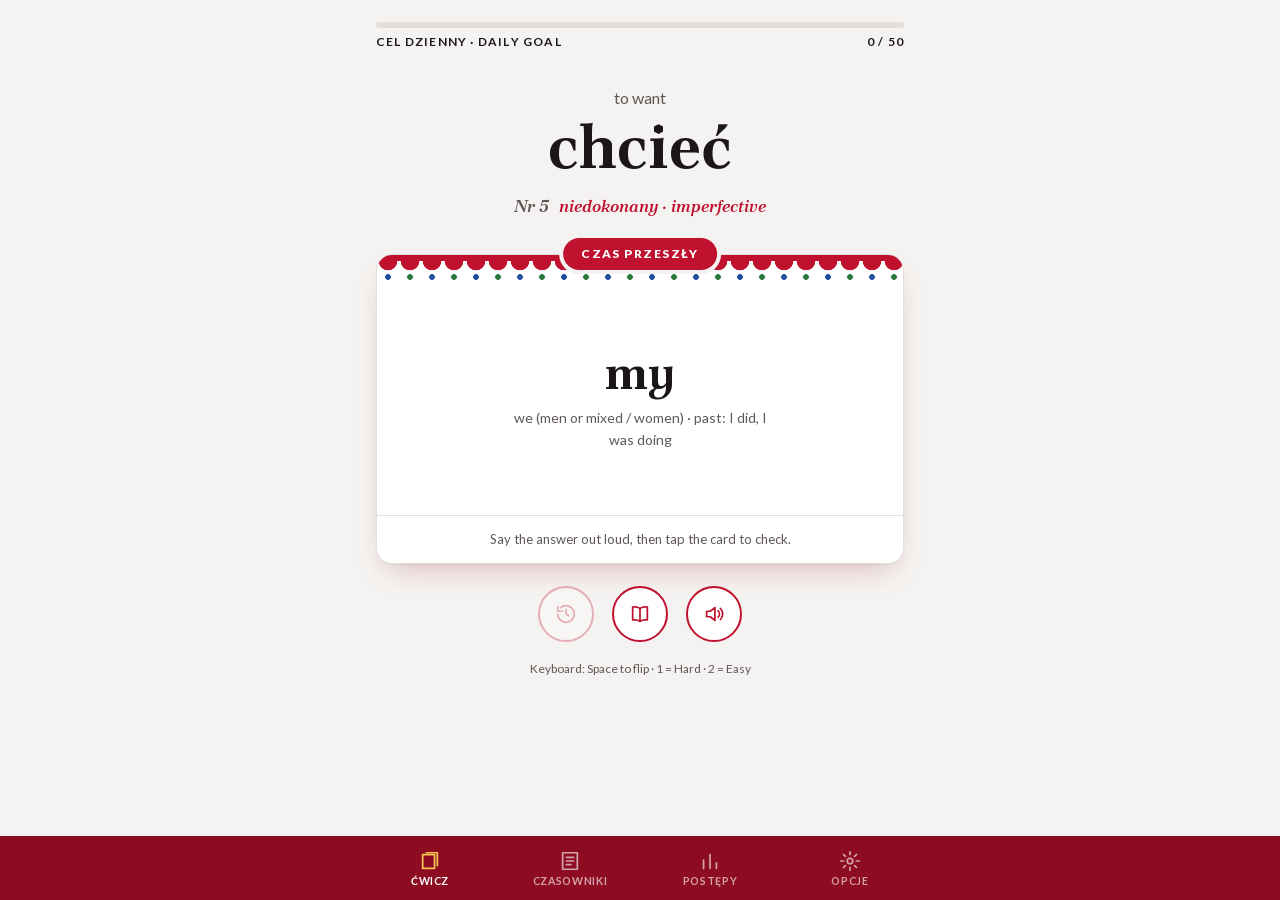
<file: polski/index.html>
<!doctype html>
<html lang="pl">
<head>
<meta charset="utf-8">
<meta name="viewport" content="width=device-width, initial-scale=1, viewport-fit=cover">
<title>Czasowniki</title>
<meta name="description" content="Polish conjugation flashcards: 500 common verbs, every tense, both aspects.">
<meta name="theme-color" content="#f5f3f1" media="(prefers-color-scheme: light)">
<meta name="theme-color" content="#120e0f" media="(prefers-color-scheme: dark)">
<meta name="apple-mobile-web-app-capable" content="yes">
<meta name="mobile-web-app-capable" content="yes">
<meta name="apple-mobile-web-app-title" content="Czasowniki">
<meta name="apple-mobile-web-app-status-bar-style" content="default">
<link rel="manifest" href="manifest.webmanifest?v=1">
<link rel="apple-touch-icon" href="apple-touch-icon.png?v=1">
<link rel="icon" type="image/png" href="icon-256.png?v=1">
<link rel="stylesheet" href="fonts.css?v=1">
<style>html{color-scheme:light;-webkit-text-size-adjust:100%;padding-top:env(safe-area-inset-top,0px)}html,body{margin:0}img{max-width:100%}</style>
</head>
<body>
<style>
/* Layout: one-screen flashcard app; a white card under a crimson wycinanki (Łowicz paper-cut) scallop band, set in Półtawski's antiqua with Lato. */
:root{
  --bg:#f5f3f1; --paper:#ffffff; --surface:#ffffff; --fg:#1b1717; --muted:#5f5856; --line:#e4dedb;
  --red:#c0122f; --red-deep:#8d0c22; --rose:#fbe6ea; --green:#2b7a3d; --blue:#1f4f9e; --yellow:#f0b323;
  --hard-bg:#fbe6ea; --hard-fg:#9c0f27; --easy-bg:#2b7a3d; --easy-fg:#ffffff; --on-red:#ffffff;
  --shadow:0 1px 2px rgba(27,23,23,.05), 0 14px 30px -12px rgba(141,12,34,.28);
  --display:"Poltawski Nowy", "Iowan Old Style", Georgia, serif;
  --body:"Lato", "Helvetica Neue", Arial, sans-serif;
}
@media (prefers-color-scheme: dark){ :root:not([data-theme="light"]){
  --bg:#120e0f; --paper:#1d1819; --surface:#1d1819; --fg:#f5efec; --muted:#ab9f9c; --line:#352d2e;
  --red:#ff5c70; --red-deep:#5e0817; --rose:#3b1820; --green:#6fca85; --blue:#8fb0ff; --yellow:#f5c451;
  --hard-bg:#3b1820; --hard-fg:#ff9aa8; --easy-bg:#6fca85; --easy-fg:#0f1f14; --on-red:#120e0f;
  --shadow:0 1px 2px rgba(0,0,0,.3), 0 14px 30px -12px rgba(0,0,0,.6); color-scheme:dark;
}}
:root[data-theme="dark"]{
  --bg:#120e0f; --paper:#1d1819; --surface:#1d1819; --fg:#f5efec; --muted:#ab9f9c; --line:#352d2e;
  --red:#ff5c70; --red-deep:#5e0817; --rose:#3b1820; --green:#6fca85; --blue:#8fb0ff; --yellow:#f5c451;
  --hard-bg:#3b1820; --hard-fg:#ff9aa8; --easy-bg:#6fca85; --easy-fg:#0f1f14; --on-red:#120e0f;
  --shadow:0 1px 2px rgba(0,0,0,.3), 0 14px 30px -12px rgba(0,0,0,.6); color-scheme:dark;
}
*{box-sizing:border-box}
[hidden]{display:none!important}
body{background:var(--bg);color:var(--fg);font:400 16px/1.55 var(--body)}
button{font:inherit;color:inherit;cursor:pointer}
button:focus-visible,select:focus-visible,input:focus-visible{outline:2px solid var(--red);outline-offset:3px}
main{max-width:560px;margin:0 auto;padding-inline:16px;padding-block:22px 112px}
section{display:flex;flex-direction:column;gap:18px}
.label{font:700 11px/1.3 var(--body);letter-spacing:.14em;text-transform:uppercase;color:var(--muted)}
h2{margin:0;font:700 36px/1.1 var(--display);color:var(--fg)}

/* Daily goal */
.goal{display:flex;flex-direction:column;gap:8px}
.goal-bar{height:6px;border-radius:99px;background:var(--line);overflow:hidden}
.goal-bar i{display:block;height:100%;background:var(--red);border-radius:99px;transition:width .3s}
.goal-row{display:flex;justify-content:space-between;font:700 12px/1 var(--body);letter-spacing:.1em;text-transform:uppercase;color:var(--fg);font-variant-numeric:tabular-nums}

/* Verb heading */
.word{text-align:center;padding-block:20px 0;display:flex;flex-direction:column;gap:4px;align-items:center}
.word .en{color:var(--muted);font-size:16px}
.word .inf{font:700 clamp(44px,12vw,62px)/1.02 var(--display);color:var(--fg);overflow-wrap:anywhere}
.rank{display:flex;flex-wrap:wrap;justify-content:center;align-items:baseline;gap:6px 10px;font:600 italic 17px/1.2 var(--display);color:var(--muted)}
.aspect{color:var(--red)}

/* Card */
.card-box{position:relative;margin-top:20px}
.pill{position:absolute;top:0;left:50%;transform:translate(-50%,-50%);z-index:3;background:var(--red);color:var(--on-red);
  font:900 12px/1 var(--body);letter-spacing:.12em;text-transform:uppercase;padding:10px 18px;border-radius:99px;white-space:nowrap;box-shadow:0 0 0 4px var(--bg)}
.shell{border-radius:16px;box-shadow:var(--shadow);border:1px solid var(--line);overflow:hidden;background:var(--paper)}
.card{display:block;width:100%;border:0;padding:0;background:none;perspective:1200px;text-align:center}
.inner{display:grid;transition:transform .45s cubic-bezier(.3,.7,.3,1);transform-style:preserve-3d}
.card.flipped .inner{transform:rotateY(180deg)}
.inner.instant{transition:none}
.face{grid-area:1/1;backface-visibility:hidden;-webkit-backface-visibility:hidden;min-height:260px;background:var(--paper);
  display:flex;flex-direction:column;align-items:center;justify-content:center;gap:10px;padding:52px 22px 26px;position:relative}
/* wycinanki band: crimson strip, hanging scallops, and folk-colour dots between them */
.face::before{content:"";position:absolute;top:0;left:0;right:0;height:26px;
  background:
    linear-gradient(var(--red),var(--red)) 0 0/100% 6px no-repeat,
    radial-gradient(circle at 50% 6px, var(--red) 9px, transparent 9.6px) 0 0/22px 26px repeat-x,
    radial-gradient(circle at 50% 22px, var(--green) 2.6px, transparent 3.1px) 11px 0/44px 26px repeat-x,
    radial-gradient(circle at 50% 22px, var(--blue) 2.6px, transparent 3.1px) 33px 0/44px 26px repeat-x}
.back{transform:rotateY(180deg)}
.pron{font:700 clamp(36px,10vw,48px)/1.05 var(--display);color:var(--fg)}
.pron-en{color:var(--muted);font-size:14px;max-width:34ch}
.answer{font:700 clamp(26px,7.4vw,36px)/1.22 var(--display);color:var(--red);text-wrap:balance;overflow-wrap:anywhere}
.answer .alt{color:var(--muted);font-weight:600;font-size:.8em}
.note{color:var(--muted);font-size:14px;max-width:38ch}
.below{background:var(--paper);border-top:1px solid var(--line)}
.prompt-line{margin:0;padding:13px 16px;text-align:center;color:var(--muted);font-size:13px}
.rate{display:grid;grid-template-columns:1fr 1fr}
.rate button{border:0;padding:16px 10px;display:flex;flex-direction:column;align-items:center;gap:3px;font:900 14px/1 var(--body);letter-spacing:.12em;text-transform:uppercase}
.rate .hard{background:var(--hard-bg);color:var(--hard-fg)}
.rate .easy{background:var(--easy-bg);color:var(--easy-fg)}
.rate small{font:400 12px/1.2 var(--body);letter-spacing:0;text-transform:none;opacity:.9}
.return{width:100%;border:0;padding:16px;background:var(--rose);color:var(--hard-fg);font:900 13px/1 var(--body);letter-spacing:.08em;text-transform:uppercase}

/* Tool buttons */
.tools{display:flex;justify-content:center;gap:18px;padding-top:4px}
.tool{width:56px;height:56px;border-radius:50%;border:2px solid var(--red);background:var(--surface);display:grid;place-items:center}
.tool:hover:not(:disabled){background:var(--rose)}
.tool svg{width:22px;height:22px;stroke:var(--red);fill:none;stroke-width:1.9;stroke-linecap:round;stroke-linejoin:round}
.tool:disabled{opacity:.3;cursor:default}
.keys{text-align:center;color:var(--muted);font-size:12px;margin:0}
@media (hover:none){ .keys{display:none} }

/* Bottom nav */
nav{position:fixed;left:0;right:0;bottom:0;z-index:10;background:#8d0c22;
  padding:8px 8px calc(8px + env(safe-area-inset-bottom, 0px));display:flex;justify-content:center}
nav div{display:grid;grid-template-columns:repeat(4,1fr);width:100%;max-width:560px}
nav button{border:0;background:none;display:flex;flex-direction:column;align-items:center;gap:4px;padding:6px 0;font:700 10.5px/1 var(--body);letter-spacing:.06em;text-transform:uppercase;color:rgba(255,255,255,.62)}
nav svg{width:22px;height:22px;stroke:currentColor;fill:none;stroke-width:1.9;stroke-linecap:round;stroke-linejoin:round}
nav button[aria-selected="true"]{color:#ffffff}
nav button[aria-selected="true"] svg{stroke:#f5c451}

/* Panels */
.panel{background:var(--surface);border:1px solid var(--line);border-radius:14px;padding:20px;display:flex;flex-direction:column;gap:14px}
.row{display:flex;flex-wrap:wrap;gap:8px;align-items:center}
.chip{border:1.5px solid var(--line);background:var(--surface);border-radius:99px;padding:6px 14px;font-size:14px;color:var(--fg)}
.chip:hover{border-color:var(--red)}
.chip[aria-pressed="true"]{background:var(--red);border-color:var(--red);color:var(--on-red);font-weight:700}
.chip small{opacity:.7;margin-left:4px}
.hint{color:var(--muted);font-size:14px;margin:0}
.group-label{font:900 11px/1 var(--body);letter-spacing:.14em;text-transform:uppercase;color:var(--red);margin-top:4px}
.search{width:100%;font:inherit;font-size:17px;padding:10px 14px;border:1.5px solid var(--line);border-radius:12px;background:var(--surface);color:var(--fg)}
.results{display:flex;flex-wrap:wrap;gap:6px}
.vhead{display:flex;flex-wrap:wrap;align-items:baseline;gap:4px 12px}
.vhead b{font:700 36px/1.05 var(--display)}
.vhead .en{color:var(--muted)}
.pp-line{font-size:15px;margin:0}
.pp-line b{color:var(--red)}
.grid{display:grid;grid-template-columns:repeat(auto-fill,minmax(min(100%,240px),1fr));gap:12px}
.tcard{border:1px solid var(--line);border-top:4px solid var(--red);border-radius:10px;padding:12px;min-width:0;display:flex;flex-direction:column;gap:6px}
.tcard h3{margin:0;font:700 18px/1.2 var(--display)}
.conj{width:100%;border-collapse:collapse;font-size:15px}
.conj td{padding:4px 8px;border-bottom:1px solid var(--line);vertical-align:top}
.conj tr:last-child td{border-bottom:0}
.conj td:first-child{color:var(--muted);width:30%;text-align:right;white-space:nowrap}
.conj tr.hl td{background:var(--rose);font-weight:700}
.tip{margin:0;font-size:14px;color:var(--muted)}
.tip b{color:var(--fg)}
.stats{display:flex;flex-wrap:wrap;gap:28px}
.stat b{display:block;font:700 40px/1.05 var(--display);font-variant-numeric:tabular-nums}
.weak{margin:0;padding:0;list-style:none;display:flex;flex-direction:column;gap:6px}
.weak li{display:flex;justify-content:space-between;gap:12px;border-bottom:1px solid var(--line);padding-bottom:6px}
.weak span:last-child{font-size:13px;color:var(--red);font-variant-numeric:tabular-nums;white-space:nowrap}
.bars{width:100%;border-collapse:collapse;font-size:14px}
.bars td{padding:6px 4px;border-bottom:1px solid var(--line);vertical-align:middle}
.bars td.n{font-variant-numeric:tabular-nums;text-align:right;white-space:nowrap;color:var(--muted)}
.meter{height:8px;border-radius:99px;background:var(--line);overflow:hidden;min-width:60px}
.meter i{display:block;height:100%;background:var(--green)}
.danger{background:var(--red);color:var(--on-red);border:0;border-radius:99px;padding:9px 18px;font-weight:700}
.ghost{background:none;border:1.5px solid var(--line);border-radius:99px;padding:8px 18px;color:var(--fg);font-weight:700}

/* Table popup */
.overlay{position:fixed;inset:0;z-index:20;background:rgba(20,10,12,.5);display:flex;align-items:flex-end;justify-content:center;padding:16px}
.sheet{background:var(--surface);color:var(--fg);border-radius:18px;padding:22px;width:100%;max-width:520px;display:flex;flex-direction:column;gap:12px;
  margin-bottom:env(safe-area-inset-bottom, 0px);max-height:85%;overflow:auto;border-top:6px solid var(--red)}
.sheet header{display:flex;justify-content:space-between;align-items:center;gap:12px}
.sheet h2{font-size:26px}
@media (min-width:640px){ .overlay{align-items:center} }
@media (prefers-reduced-motion:reduce){ .inner{transition:none} }
.label,.rank,.goal-row,.pill,nav button,.group-label,.rate button,.return{font-kerning:none;font-variant-ligatures:none}
</style>

<main>
  <section id="tab-practice">
    <div class="goal">
      <div class="goal-bar"><i id="goalFill" style="width:0"></i></div>
      <div class="goal-row"><span>Cel dzienny · daily goal</span><span id="goalText">0 / 50</span></div>
    </div>

    <div class="word"><div class="en" id="qEn"></div><div class="inf" id="qInf"></div></div>
    <div class="rank"><span id="qRank"></span><span class="aspect" id="qAspect"></span></div>

    <div class="card-box">
      <span class="pill" id="qTense"></span>
      <div class="shell">
        <button class="card" id="card" aria-label="Flip card to see the answer">
          <div class="inner" id="inner">
            <div class="face front">
              <div class="pron" id="qPron"></div>
              <div class="pron-en" id="qPronEn"></div>
            </div>
            <div class="face back">
              <div class="answer" id="qAnswer"></div>
              <div class="note" id="qNote"></div>
            </div>
          </div>
        </button>
        <div class="below" id="below"></div>
      </div>
    </div>

    <div class="tools">
      <button class="tool" id="prevBtn" aria-label="Previous card" disabled>
        <svg viewBox="0 0 24 24"><path d="M3 12a9 9 0 1 0 3-6.7"/><path d="M3 4v5h5"/><path d="M12 7v5l3 2"/></svg>
      </button>
      <button class="tool" id="tableBtn" aria-label="Show full conjugation table">
        <svg viewBox="0 0 24 24"><path d="M12 6c-2-1.5-5-2-8-1.5v14c3-.5 6 0 8 1.5 2-1.5 5-2 8-1.5v-14c-3-.5-6 0-8 1.5z"/><path d="M12 6v14"/></svg>
      </button>
      <button class="tool" id="speakBtn" aria-label="Hear it in Polish">
        <svg viewBox="0 0 24 24"><path d="M4 9h4l5-4v14l-5-4H4z"/><path d="M16.5 8.5a5 5 0 0 1 0 7"/><path d="M19 6a8.5 8.5 0 0 1 0 12"/></svg>
      </button>
    </div>
    <p class="keys">Keyboard: Space to flip · 1 = Hard · 2 = Easy</p>
  </section>

  <section id="tab-verbs" hidden>
    <h2>Tabele czasowników</h2>
    <div class="panel">
      <label class="label" for="search">Find a verb (Polish or English)</label>
      <input class="search" id="search" type="search" autocomplete="off" autocapitalize="off" spellcheck="false" placeholder="zrobić, to do…">
      <div class="results" id="results"></div>
    </div>
    <div class="panel" id="verbPanel"></div>
  </section>

  <section id="tab-progress" hidden>
    <h2>Postępy</h2>
    <div class="panel">
      <div class="stats" id="stats"></div>
      <div><div class="label" style="margin-bottom:8px">Hardest for you</div><ul class="weak" id="weak"></ul></div>
    </div>
    <div class="panel">
      <div class="label">By tense (share rated Easy)</div>
      <table class="bars" id="byTense"></table>
    </div>
  </section>

  <section id="tab-settings" hidden>
    <h2>Ustawienia</h2>
    <div class="panel">
      <div class="label">Tenses</div>
      <div id="tenseGroups" style="display:flex;flex-direction:column;gap:10px"></div>
      <p class="hint">Start with the present and past. Your Russian and Ukrainian already give you aspect; focus on the endings and the -łem / -łam past. The -no/-to form is for reading the news.</p>
    </div>
    <div class="panel">
      <div class="label">Verbs, by how common they are</div>
      <div class="row" id="tierChips"></div>
      <div class="row" id="reflChip"></div>
      <p class="hint">Top 25 covers most of everyday speech. Move up a level when the cards start feeling easy.</p>
    </div>
    <div class="panel">
      <div class="label">Daily goal</div>
      <div class="row" id="goalChips"></div>
    </div>
    <div class="panel">
      <div class="label">Saved progress</div>
      <p class="hint">Progress is saved on this device only.</p>
      <div class="row" id="resetBox"></div>
    </div>
    <p class="hint">Conjugations come from SGJP, the Grammatical Dictionary of Polish (Institute of Computer Science, Polish Academy of Sciences), through the Morfeusz 2 analyser, dictionary version 2026-06-01. Verb frequency is based on the OpenSubtitles Polish word list.</p>
  </section>
</main>

<nav><div role="tablist">
  <button role="tab" aria-selected="true" data-tab="practice"><svg viewBox="0 0 24 24"><rect x="4" y="5" width="13" height="15"/><path d="M8 3h12v14"/></svg>Ćwicz</button>
  <button role="tab" aria-selected="false" data-tab="verbs"><svg viewBox="0 0 24 24"><rect x="4" y="3" width="16" height="18"/><path d="M8 8h8M8 12h8M8 16h5"/></svg>Czasowniki</button>
  <button role="tab" aria-selected="false" data-tab="progress"><svg viewBox="0 0 24 24"><path d="M5 20V11M12 20V5M19 20v-6"/></svg>Postępy</button>
  <button role="tab" aria-selected="false" data-tab="settings"><svg viewBox="0 0 24 24"><circle cx="12" cy="12" r="3"/><path d="M12 2v3M12 19v3M2 12h3M19 12h3M4.9 4.9l2.1 2.1M17 17l2.1 2.1M4.9 19.1L7 17M17 7l2.1-2.1"/></svg>Opcje</button>
</div></nav>

<div class="overlay" id="overlay" hidden>
  <div class="sheet" role="dialog" aria-modal="true" aria-labelledby="sheetTitle">
    <header><h2 id="sheetTitle"></h2><button class="ghost" id="sheetClose">Close</button></header>
    <div id="sheetBody" style="display:flex;flex-direction:column;gap:12px"></div>
  </div>
</div>

<script>
const DATA = [{"i":"być","e":"to be","n":1,"a":"i","I":"być","F":"jestem|jesteś|jest|jesteśmy|jesteście|są","B":"będę|będziesz|będzie|będziemy|będziecie|będą","L":"był|był|była|było|byli|były","Y":"bądź|bądźmy|bądźcie","C":"będąc"},{"i":"móc","e":"can, to be able to","n":2,"a":"i","I":"móc","F":"mogę|możesz|może|możemy|możecie|mogą","L":"mógł|mogł|mogła|mogło|mogli|mogły","Y":"-|-|-","C":"mogąc"},{"i":"wiedzieć","e":"to know (a fact)","n":3,"a":"i","I":"wiedzieć","F":"wiem|wiesz|wie|wiemy|wiecie|wiedzą","L":"wiedział|wiedział|wiedziała|wiedziało|wiedzieli|wiedziały","Y":"wiedz|wiedzmy|wiedzcie","C":"wiedząc"},{"i":"mieć","e":"to have","n":4,"a":"i","I":"mieć","F":"mam|masz|ma|mamy|macie|mają","L":"miał|miał|miała|miało|mieli|miały","Y":"miej|miejmy|miejcie","C":"mając","X":"miano"},{"i":"chcieć","e":"to want","n":5,"a":"i","I":"chcieć","F":"chcę|chcesz|chce|chcemy|chcecie|chcą","L":"chciał|chciał|chciała|chciało|chcieli|chciały","Y":"-|-|-","C":"chcąc"},{"i":"powiedzieć","e":"to say, to tell","n":6,"a":"p","I":"powiedzieć","F":"powiem|powiesz|powie|powiemy|powiecie|powiedzą","L":"powiedział|powiedział|powiedziała|powiedziało|powiedzieli|powiedziały","Y":"powiedz|powiedzmy|powiedzcie","X":"powiedziano","Q":"powiedziany|powiedziana|powiedziane"},{"i":"zrobić","e":"to do, to make","n":7,"a":"p","I":"zrobić","F":"zrobię|zrobisz|zrobi|zrobimy|zrobicie|zrobią","L":"zrobił|zrobił|zrobiła|zrobiło|zrobili|zrobiły","Y":"zrób|zróbmy|zróbcie","X":"zrobiono","Q":"zrobiony|zrobiona|zrobione"},{"i":"mówić","e":"to speak, to say","n":8,"a":"i","I":"mówić","F":"mówię|mówisz|mówi|mówimy|mówicie|mówią","L":"mówił|mówił|mówiła|mówiło|mówili|mówiły","Y":"mów|mówmy|mówcie","C":"mówiąc","X":"mówiono"},{"i":"robić","e":"to do, to make","n":9,"a":"i","I":"robić","F":"robię|robisz|robi|robimy|robicie|robią","L":"robił|robił|robiła|robiło|robili|robiły","Y":"rób|róbmy|róbcie","C":"robiąc","X":"robiono","Q":"robiony|robiona|robione"},{"i":"prosić","e":"to ask (for), to request","n":10,"a":"i","I":"prosić","F":"proszę|prosisz|prosi|prosimy|prosicie|proszą","L":"prosił|prosił|prosiła|prosiło|prosili|prosiły","Y":"proś|prośmy|proście","C":"prosząc","Q":"proszony|proszona|proszone"},{"i":"widzieć","e":"to see","n":11,"a":"i","I":"widzieć","F":"widzę|widzisz|widzi|widzimy|widzicie|widzą","L":"widział|widział|widziała|widziało|widzieli|widziały","Y":"-|-|-","C":"widząc","X":"widziano","Q":"widziany|widziana|widziane"},{"i":"musieć","e":"must, to have to","n":12,"a":"i","I":"musieć","F":"muszę|musisz|musi|musimy|musicie|muszą","L":"musiał|musiał|musiała|musiało|musieli|musiały","Y":"-|-|-"},{"i":"chodzić","e":"to walk, to go (regularly)","n":13,"a":"i","I":"chodzić","F":"chodzę|chodzisz|chodzi|chodzimy|chodzicie|chodzą","L":"chodził|chodził|chodziła|chodziło|chodzili|chodziły","Y":"chodź|chodźmy|chodźcie","C":"chodząc"},{"i":"myśleć","e":"to think","n":14,"a":"i","I":"myśleć","F":"myślę|myślisz|myśli|myślimy|myślicie|myślą","L":"myślał|myślał|myślała|myślało|myśleli|myślały","Y":"myśl|myślmy|myślcie","C":"myśląc"},{"i":"dać","e":"to give","n":15,"a":"p","I":"dać","F":"dam|dasz|da|damy|dacie|dadzą","L":"dał|dał|dała|dało|dali|dały","Y":"daj|dajmy|dajcie","X":"dano","Q":"dany|dana|dane"},{"i":"zostać","e":"to stay; to become","n":16,"a":"p","I":"zostać","F":"zostanę|zostaniesz|zostanie|zostaniemy|zostaniecie|zostaną","L":"został|został|została|zostało|zostali|zostały","Y":"zostań|zostańmy|zostańcie"},{"i":"iść","e":"to go (on foot, now)","n":17,"a":"i","I":"iść","F":"idę|idziesz|idzie|idziemy|idziecie|idą","L":"szedł|szedł|szła|szło|szli|szły","Y":"idź|idźmy|idźcie","C":"idąc"},{"i":"przepraszać","e":"to apologize","n":18,"a":"i","I":"przepraszać","F":"przepraszam|przepraszasz|przeprasza|przepraszamy|przepraszacie|przepraszają","L":"przepraszał|przepraszał|przepraszała|przepraszało|przepraszali|przepraszały","Y":"przepraszaj|przepraszajmy|przepraszajcie"},{"i":"dziękować","e":"to thank","n":19,"a":"i","I":"dziękować","F":"dziękuję|dziękujesz|dziękuje|dziękujemy|dziękujecie|dziękują","L":"dziękował|dziękował|dziękowała|dziękowało|dziękowali|dziękowały","Y":"dziękuj|dziękujmy|dziękujcie"},{"i":"znaleźć","e":"to find","n":20,"a":"p","I":"znaleźć","F":"znajdę|znajdziesz|znajdzie|znajdziemy|znajdziecie|znajdą","L":"znalazł|znalazł|znalazła|znalazło|znaleźli|znalazły","Y":"znajdź|znajdźmy|znajdźcie","X":"znaleziono","Q":"znaleziony|znaleziona|znalezione"},{"i":"potrzebować","e":"to need","n":21,"a":"i","I":"potrzebować","F":"potrzebuję|potrzebujesz|potrzebuje|potrzebujemy|potrzebujecie|potrzebują","L":"potrzebował|potrzebował|potrzebowała|potrzebowało|potrzebowali|potrzebowały","Y":"-|-|-"},{"i":"zobaczyć","e":"to see","n":22,"a":"p","I":"zobaczyć","F":"zobaczę|zobaczysz|zobaczy|zobaczymy|zobaczycie|zobaczą","L":"zobaczył|zobaczył|zobaczyła|zobaczyło|zobaczyli|zobaczyły","Y":"zobacz|zobaczmy|zobaczcie"},{"i":"wyglądać","e":"to look (appear)","n":23,"a":"i","I":"wyglądać","F":"wyglądam|wyglądasz|wygląda|wyglądamy|wyglądacie|wyglądają","L":"wyglądał|wyglądał|wyglądała|wyglądało|wyglądali|wyglądały","Y":"wyglądaj|wyglądajmy|wyglądajcie","C":"wyglądając"},{"i":"pomóc","e":"to help","n":24,"a":"p","I":"pomóc","F":"pomogę|pomożesz|pomoże|pomożemy|pomożecie|pomogą","L":"pomógł|pomogł|pomogła|pomogło|pomogli|pomogły","Y":"pomóż|pomóżmy|pomóżcie"},{"i":"znać","e":"to know (a person, a place)","n":25,"a":"i","I":"znać","F":"znam|znasz|zna|znamy|znacie|znają","L":"znał|znał|znała|znało|znali|znały","Y":"znaj|znajmy|znajcie","C":"znając","Q":"znany|znana|znane"},{"i":"wrócić","e":"to return, to come back","n":26,"a":"p","I":"wrócić","F":"wrócę|wrócisz|wróci|wrócimy|wrócicie|wrócą","L":"wrócił|wrócił|wróciła|wróciło|wrócili|wróciły","Y":"wróć|wróćmy|wróćcie"},{"i":"pójść","e":"to go (on foot)","n":27,"a":"p","I":"pójść","F":"pójdę|pójdziesz|pójdzie|pójdziemy|pójdziecie|pójdą","L":"poszedł|poszedł|poszła|poszło|poszli|poszły","Y":"pójdź|pójdźmy|pójdźcie"},{"i":"rozumieć","e":"to understand","n":28,"a":"i","I":"rozumieć","F":"rozumiem|rozumiesz|rozumie|rozumiemy|rozumiecie|rozumieją","L":"rozumiał|rozumiał|rozumiała|rozumiało|rozumieli|rozumiały","Y":"rozumiej|rozumiejmy|rozumiejcie"},{"i":"zabić","e":"to kill","n":29,"a":"p","I":"zabić","F":"zabiję|zabijesz|zabije|zabijemy|zabijecie|zabiją","L":"zabił|zabił|zabiła|zabiło|zabili|zabiły","Y":"zabij|zabijmy|zabijcie","X":"zabito","Q":"zabity|zabita|zabite"},{"i":"słyszeć","e":"to hear","n":30,"a":"i","I":"słyszeć","F":"słyszę|słyszysz|słyszy|słyszymy|słyszycie|słyszą","L":"słyszał|słyszał|słyszała|słyszało|słyszeli|słyszały","Y":"-|-|-","C":"słysząc"},{"i":"kochać","e":"to love","n":31,"a":"i","I":"kochać","F":"kocham|kochasz|kocha|kochamy|kochacie|kochają","L":"kochał|kochał|kochała|kochało|kochali|kochały","Y":"kochaj|kochajmy|kochajcie","C":"kochając","Q":"kochany|kochana|kochane"},{"i":"czekać","e":"to wait","n":32,"a":"i","I":"czekać","F":"czekam|czekasz|czeka|czekamy|czekacie|czekają","L":"czekał|czekał|czekała|czekało|czekali|czekały","Y":"czekaj|czekajmy|czekajcie","C":"czekając"},{"i":"wziąć","e":"to take","n":33,"a":"p","I":"wziąć","F":"wezmę|weźmiesz|weźmie|weźmiemy|weźmiecie|wezmą","L":"wziął|wziął|wzięła|wzięło|wzięli|wzięły","Y":"weź|weźmy|weźcie","X":"wzięto","Q":"wzięty|wzięta|wzięte"},{"i":"lubić","e":"to like","n":34,"a":"i","I":"lubić","F":"lubię|lubisz|lubi|lubimy|lubicie|lubią","L":"lubił|lubił|lubiła|lubiło|lubili|lubiły","Y":"lub|lubmy|lubcie","Q":"lubiany|lubiana|lubiane"},{"i":"słuchać","e":"to listen","n":35,"a":"i","I":"słuchać","F":"słucham|słuchasz|słucha|słuchamy|słuchacie|słuchają","L":"słuchał|słuchał|słuchała|słuchało|słuchali|słuchały","Y":"słuchaj|słuchajmy|słuchajcie","C":"słuchając"},{"i":"pracować","e":"to work","n":36,"a":"i","I":"pracować","F":"pracuję|pracujesz|pracuje|pracujemy|pracujecie|pracują","L":"pracował|pracował|pracowała|pracowało|pracowali|pracowały","Y":"pracuj|pracujmy|pracujcie","C":"pracując"},{"i":"zacząć","e":"to begin, to start","n":37,"a":"p","I":"zacząć","F":"zacznę|zaczniesz|zacznie|zaczniemy|zaczniecie|zaczną","L":"zaczął|zaczął|zaczęła|zaczęło|zaczęli|zaczęły","Y":"zacznij|zacznijmy|zacznijcie","X":"zaczęto"},{"i":"stać","e":"to stand","n":38,"a":"i","I":"stać","F":"stoję|stoisz|stoi|stoimy|stoicie|stoją","L":"stał|stał|stała|stało|stali|stały","Y":"stój|stójmy|stójcie","C":"stojąc"},{"i":"przyjść","e":"to come, to arrive (on foot)","n":39,"a":"p","I":"przyjść","F":"przyjdę|przyjdziesz|przyjdzie|przyjdziemy|przyjdziecie|przyjdą","L":"przyszedł|przyszedł|przyszła|przyszło|przyszli|przyszły","Y":"przyjdź|przyjdźmy|przyjdźcie"},{"i":"pozwolić","e":"to allow","n":40,"a":"p","I":"pozwolić","F":"pozwolę|pozwolisz|pozwoli|pozwolimy|pozwolicie|pozwolą","L":"pozwolił|pozwolił|pozwoliła|pozwoliło|pozwolili|pozwoliły","Y":"pozwól|pozwólmy|pozwólcie","X":"pozwolono"},{"i":"pamiętać","e":"to remember","n":41,"a":"i","I":"pamiętać","F":"pamiętam|pamiętasz|pamięta|pamiętamy|pamiętacie|pamiętają","L":"pamiętał|pamiętał|pamiętała|pamiętało|pamiętali|pamiętały","Y":"pamiętaj|pamiętajmy|pamiętajcie","C":"pamiętając"},{"i":"żyć","e":"to live","n":42,"a":"i","I":"żyć","F":"żyję|żyjesz|żyje|żyjemy|żyjecie|żyją","L":"żył|żył|żyła|żyło|żyli|żyły","Y":"żyj|żyjmy|żyjcie","C":"żyjąc"},{"i":"próbować","e":"to try","n":43,"a":"i","I":"próbować","F":"próbuję|próbujesz|próbuje|próbujemy|próbujecie|próbują","L":"próbował|próbował|próbowała|próbowało|próbowali|próbowały","Y":"próbuj|próbujmy|próbujcie","C":"próbując","X":"próbowano"},{"i":"zabrać","e":"to take (away)","n":44,"a":"p","I":"zabrać","F":"zabiorę|zabierzesz|zabierze|zabierzemy|zabierzecie|zabiorą","L":"zabrał|zabrał|zabrała|zabrało|zabrali|zabrały","Y":"zabierz|zabierzmy|zabierzcie","X":"zabrano","Q":"zabrany|zabrana|zabrane"},{"i":"zostawić","e":"to leave (behind)","n":45,"a":"p","I":"zostawić","F":"zostawię|zostawisz|zostawi|zostawimy|zostawicie|zostawią","L":"zostawił|zostawił|zostawiła|zostawiło|zostawili|zostawiły","Y":"zostaw|zostawmy|zostawcie","X":"zostawiono"},{"i":"jeść","e":"to eat","n":46,"a":"i","I":"jeść","F":"jem|jesz|je|jemy|jecie|jedzą","L":"jadł|jadł|jadła|jadło|jedli|jadły","Y":"jedz|jedzmy|jedzcie","C":"jedząc"},{"i":"znaczyć","e":"to mean","n":47,"a":"i","I":"znaczyć","F":"znaczę|znaczysz|znaczy|znaczymy|znaczycie|znaczą","L":"znaczył|znaczył|znaczyła|znaczyło|znaczyli|znaczyły","Y":"-|-|-"},{"i":"stać się","e":"to become, to happen","n":48,"a":"p","I":"stać","F":"stanę|staniesz|stanie|staniemy|staniecie|staną","L":"stał|stał|stała|stało|stali|stały","Y":"stań|stańmy|stańcie","r":1},{"i":"trzymać","e":"to hold","n":49,"a":"i","I":"trzymać","F":"trzymam|trzymasz|trzyma|trzymamy|trzymacie|trzymają","L":"trzymał|trzymał|trzymała|trzymało|trzymali|trzymały","Y":"trzymaj|trzymajmy|trzymajcie","C":"trzymając","Q":"trzymany|trzymana|trzymane"},{"i":"czuć","e":"to feel, to smell","n":50,"a":"i","I":"czuć","F":"czuję|czujesz|czuje|czujemy|czujecie|czują","L":"czuł|czuł|czuła|czuło|czuli|czuły","Y":"czuj|czujmy|czujcie","C":"czując"},{"i":"jechać","e":"to go (by vehicle, now)","n":51,"a":"i","I":"jechać","F":"jadę|jedziesz|jedzie|jedziemy|jedziecie|jadą","L":"jechał|jechał|jechała|jechało|jechali|jechały","Y":"jedź|jedźmy|jedźcie","C":"jadąc"},{"i":"uważać","e":"to think, to consider; to be careful","n":52,"a":"i","I":"uważać","F":"uważam|uważasz|uważa|uważamy|uważacie|uważają","L":"uważał|uważał|uważała|uważało|uważali|uważały","Y":"uważaj|uważajmy|uważajcie","X":"uważano","Q":"uważany|uważana|uważane"},{"i":"rozmawiać","e":"to talk, to converse","n":53,"a":"i","I":"rozmawiać","F":"rozmawiam|rozmawiasz|rozmawia|rozmawiamy|rozmawiacie|rozmawiają","L":"rozmawiał|rozmawiał|rozmawiała|rozmawiało|rozmawiali|rozmawiały","Y":"rozmawiaj|rozmawiajmy|rozmawiajcie","C":"rozmawiając"},{"i":"skończyć","e":"to finish","n":54,"a":"p","I":"skończyć","F":"skończę|skończysz|skończy|skończymy|skończycie|skończą","L":"skończył|skończył|skończyła|skończyło|skończyli|skończyły","Y":"skończ|skończmy|skończcie","Q":"skończony|skończona|skończone"},{"i":"sądzić","e":"to think, to judge","n":55,"a":"i","I":"sądzić","F":"sądzę|sądzisz|sądzi|sądzimy|sądzicie|sądzą","L":"sądził|sądził|sądziła|sądziło|sądzili|sądziły","Y":"-|-|-","C":"sądząc","Q":"sądzony|sądzona|sądzone"},{"i":"szukać","e":"to look for","n":56,"a":"i","I":"szukać","F":"szukam|szukasz|szuka|szukamy|szukacie|szukają","L":"szukał|szukał|szukała|szukało|szukali|szukały","Y":"szukaj|szukajmy|szukajcie","C":"szukając"},{"i":"wracać","e":"to return, to come back","n":57,"a":"i","I":"wracać","F":"wracam|wracasz|wraca|wracamy|wracacie|wracają","L":"wracał|wracał|wracała|wracało|wracali|wracały","Y":"wracaj|wracajmy|wracajcie","C":"wracając"},{"i":"nazywać","e":"to call, to name","n":58,"a":"i","I":"nazywać","F":"nazywam|nazywasz|nazywa|nazywamy|nazywacie|nazywają","L":"nazywał|nazywał|nazywała|nazywało|nazywali|nazywały","Y":"nazywaj|nazywajmy|nazywajcie","C":"nazywając","X":"nazywano","Q":"nazywany|nazywana|nazywane"},{"i":"wierzyć","e":"to believe","n":59,"a":"i","I":"wierzyć","F":"wierzę|wierzysz|wierzy|wierzymy|wierzycie|wierzą","L":"wierzył|wierzył|wierzyła|wierzyło|wierzyli|wierzyły","Y":"wierz|wierzmy|wierzcie","C":"wierząc"},{"i":"spojrzeć","e":"to look, to glance","n":60,"a":"p","I":"spojrzeć","F":"spojrzę|spojrzysz|spojrzy|spojrzymy|spojrzycie|spojrzą","L":"spojrzał|spojrzał|spojrzała|spojrzało|spojrzeli|spojrzały","Y":"spójrz|spójrzmy|spójrzcie"},{"i":"zadzwonić","e":"to call (on the phone)","n":61,"a":"p","I":"zadzwonić","F":"zadzwonię|zadzwonisz|zadzwoni|zadzwonimy|zadzwonicie|zadzwonią","L":"zadzwonił|zadzwonił|zadzwoniła|zadzwoniło|zadzwonili|zadzwoniły","Y":"zadzwoń|zadzwońmy|zadzwońcie"},{"i":"witać","e":"to greet, to welcome","n":62,"a":"i","I":"witać","F":"witam|witasz|wita|witamy|witacie|witają","L":"witał|witał|witała|witało|witali|witały","Y":"witaj|witajmy|witajcie"},{"i":"dostać","e":"to get, to receive","n":63,"a":"p","I":"dostać","F":"dostanę|dostaniesz|dostanie|dostaniemy|dostaniecie|dostaną","L":"dostał|dostał|dostała|dostało|dostali|dostały","Y":"dostań|dostańmy|dostańcie","Q":"dostany|dostana|dostane"},{"i":"porozmawiać","e":"to have a talk","n":64,"a":"p","I":"porozmawiać","F":"porozmawiam|porozmawiasz|porozmawia|porozmawiamy|porozmawiacie|porozmawiają","L":"porozmawiał|porozmawiał|porozmawiała|porozmawiało|porozmawiali|porozmawiały","Y":"porozmawiaj|porozmawiajmy|porozmawiajcie"},{"i":"spotkać","e":"to meet","n":65,"a":"p","I":"spotkać","F":"spotkam|spotkasz|spotka|spotkamy|spotkacie|spotkają","L":"spotkał|spotkał|spotkała|spotkało|spotkali|spotkały","Y":"spotkaj|spotkajmy|spotkajcie"},{"i":"poznać","e":"to get to know, to meet","n":66,"a":"p","I":"poznać","F":"poznam|poznasz|pozna|poznamy|poznacie|poznają","L":"poznał|poznał|poznała|poznało|poznali|poznały","Y":"poznaj|poznajmy|poznajcie"},{"i":"zmienić","e":"to change","n":67,"a":"p","I":"zmienić","F":"zmienię|zmienisz|zmieni|zmienimy|zmienicie|zmienią","L":"zmienił|zmienił|zmieniła|zmieniło|zmienili|zmieniły","Y":"zmień|zmieńmy|zmieńcie","X":"zmieniono","Q":"zmieniony|zmieniona|zmienione"},{"i":"dowiedzieć się","e":"to find out","n":68,"a":"p","I":"dowiedzieć","F":"dowiem|dowiesz|dowie|dowiemy|dowiecie|dowiedzą","L":"dowiedział|dowiedział|dowiedziała|dowiedziało|dowiedzieli|dowiedziały","Y":"dowiedz|dowiedzmy|dowiedzcie","r":1},{"i":"dawać","e":"to give","n":69,"a":"i","I":"dawać","F":"daję|dajesz|daje|dajemy|dajecie|dają","L":"dawał|dawał|dawała|dawało|dawali|dawały","Y":"dawaj|dawajmy|dawajcie","C":"dając"},{"i":"martwić się","e":"to worry","n":70,"a":"i","I":"martwić","F":"martwię|martwisz|martwi|martwimy|martwicie|martwią","L":"martwił|martwił|martwiła|martwiło|martwili|martwiły","Y":"martw|martwmy|martwcie","C":"martwiąc","r":1},{"i":"zająć","e":"to occupy, to take (up)","n":71,"a":"p","I":"zająć","F":"zajmę|zajmiesz|zajmie|zajmiemy|zajmiecie|zajmą","L":"zajął|zajął|zajęła|zajęło|zajęli|zajęły","Y":"zajmij|zajmijmy|zajmijcie","X":"zajęto","Q":"zajęty|zajęta|zajęte"},{"i":"wydawać","e":"to spend; to publish","n":72,"a":"i","I":"wydawać","F":"wydaję|wydajesz|wydaje|wydajemy|wydajecie|wydają","L":"wydawał|wydawał|wydawała|wydawało|wydawali|wydawały","Y":"-|-|-","C":"wydając"},{"i":"sprawdzić","e":"to check","n":73,"a":"p","I":"sprawdzić","F":"sprawdzę|sprawdzisz|sprawdzi|sprawdzimy|sprawdzicie|sprawdzą","L":"sprawdził|sprawdził|sprawdziła|sprawdziło|sprawdzili|sprawdziły","Y":"sprawdź|sprawdźmy|sprawdźcie","Q":"sprawdzony|sprawdzona|sprawdzone"},{"i":"zamknąć","e":"to close","n":74,"a":"p","I":"zamknąć","F":"zamknę|zamkniesz|zamknie|zamkniemy|zamkniecie|zamkną","L":"zamknął|zamknął|zamknęła|zamknęło|zamknęli|zamknęły","Y":"zamknij|zamknijmy|zamknijcie","X":"zamknięto","Q":"zamknięty|zamknięta|zamknięte"},{"i":"posłuchać","e":"to listen (for a while)","n":75,"a":"p","I":"posłuchać","F":"posłucham|posłuchasz|posłucha|posłuchamy|posłuchacie|posłuchają","L":"posłuchał|posłuchał|posłuchała|posłuchało|posłuchali|posłuchały","Y":"posłuchaj|posłuchajmy|posłuchajcie"},{"i":"wyjść","e":"to go out, to leave","n":76,"a":"p","I":"wyjść","F":"wyjdę|wyjdziesz|wyjdzie|wyjdziemy|wyjdziecie|wyjdą","L":"wyszedł|wyszedł|wyszła|wyszło|wyszli|wyszły","Y":"wyjdź|wyjdźmy|wyjdźcie"},{"i":"pokazać","e":"to show","n":77,"a":"p","I":"pokazać","F":"pokażę|pokażesz|pokaże|pokażemy|pokażecie|pokażą","L":"pokazał|pokazał|pokazała|pokazało|pokazali|pokazały","Y":"pokaż|pokażmy|pokażcie"},{"i":"zaczynać","e":"to begin, to start","n":78,"a":"i","I":"zaczynać","F":"zaczynam|zaczynasz|zaczyna|zaczynamy|zaczynacie|zaczynają","L":"zaczynał|zaczynał|zaczynała|zaczynało|zaczynali|zaczynały","Y":"zaczynaj|zaczynajmy|zaczynajcie","C":"zaczynając"},{"i":"brać","e":"to take","n":79,"a":"i","I":"brać","F":"biorę|bierzesz|bierze|bierzemy|bierzecie|biorą","L":"brał|brał|brała|brało|brali|brały","Y":"bierz|bierzmy|bierzcie","C":"biorąc"},{"i":"pomyśleć","e":"to think (for a moment)","n":80,"a":"p","I":"pomyśleć","F":"pomyślę|pomyślisz|pomyśli|pomyślimy|pomyślicie|pomyślą","L":"pomyślał|pomyślał|pomyślała|pomyślało|pomyśleli|pomyślały","Y":"pomyśl|pomyślmy|pomyślcie"},{"i":"spróbować","e":"to try","n":81,"a":"p","I":"spróbować","F":"spróbuję|spróbujesz|spróbuje|spróbujemy|spróbujecie|spróbują","L":"spróbował|spróbował|spróbowała|spróbowało|spróbowali|spróbowały","Y":"spróbuj|spróbujmy|spróbujcie"},{"i":"grać","e":"to play","n":82,"a":"i","I":"grać","F":"gram|grasz|gra|gramy|gracie|grają","L":"grał|grał|grała|grało|grali|grały","Y":"graj|grajmy|grajcie","C":"grając","Q":"grany|grana|grane"},{"i":"zrozumieć","e":"to understand","n":83,"a":"p","I":"zrozumieć","F":"zrozumiem|zrozumiesz|zrozumie|zrozumiemy|zrozumiecie|zrozumieją","L":"zrozumiał|zrozumiał|zrozumiała|zrozumiało|zrozumieli|zrozumiały","Y":"zrozum|zrozumiejmy|zrozumcie","X":"zrozumiano"},{"i":"stracić","e":"to lose","n":84,"a":"p","I":"stracić","F":"stracę|stracisz|straci|stracimy|stracicie|stracą","L":"stracił|stracił|straciła|straciło|stracili|straciły","Y":"strać|straćmy|straćcie","Q":"stracony|stracona|stracone"},{"i":"zapomnieć","e":"to forget","n":85,"a":"p","I":"zapomnieć","F":"zapomnę|zapomnisz|zapomni|zapomnimy|zapomnicie|zapomną","L":"zapomniał|zapomniał|zapomniała|zapomniało|zapomnieli|zapomniały","Y":"zapomnij|zapomnijmy|zapomnijcie","Q":"zapomniany|zapomniana|zapomniane"},{"i":"przestać","e":"to stop (doing)","n":86,"a":"p","I":"przestać","F":"przestanę|przestaniesz|przestanie|przestaniemy|przestaniecie|przestaną","L":"przestał|przestał|przestała|przestało|przestali|przestały","Y":"przestań|przestańmy|przestańcie"},{"i":"umrzeć","e":"to die","n":87,"a":"p","I":"umrzeć","F":"umrę|umrzesz|umrze|umrzemy|umrzecie|umrą","L":"umarł|umarł|umarła|umarło|umarli|umarły","Y":"umrzyj|umrzyjmy|umrzyjcie"},{"i":"dzwonić","e":"to call (on the phone); to ring","n":88,"a":"i","I":"dzwonić","F":"dzwonię|dzwonisz|dzwoni|dzwonimy|dzwonicie|dzwonią","L":"dzwonił|dzwonił|dzwoniła|dzwoniło|dzwonili|dzwoniły","Y":"dzwoń|dzwońmy|dzwońcie","C":"dzwoniąc","X":"dzwoniono"},{"i":"wybaczyć","e":"to forgive","n":89,"a":"p","I":"wybaczyć","F":"wybaczę|wybaczysz|wybaczy|wybaczymy|wybaczycie|wybaczą","L":"wybaczył|wybaczył|wybaczyła|wybaczyło|wybaczyli|wybaczyły","Y":"wybacz|wybaczmy|wybaczcie","Q":"wybaczony|wybaczona|wybaczone"},{"i":"zatrzymać","e":"to stop, to keep","n":90,"a":"p","I":"zatrzymać","F":"zatrzymam|zatrzymasz|zatrzyma|zatrzymamy|zatrzymacie|zatrzymają","L":"zatrzymał|zatrzymał|zatrzymała|zatrzymało|zatrzymali|zatrzymały","Y":"zatrzymaj|zatrzymajmy|zatrzymajcie","X":"zatrzymano","Q":"zatrzymany|zatrzymana|zatrzymane"},{"i":"spać","e":"to sleep","n":91,"a":"i","I":"spać","F":"śpię|śpisz|śpi|śpimy|śpicie|śpią","L":"spał|spał|spała|spało|spali|spały","Y":"śpij|śpijmy|śpijcie","C":"śpiąc"},{"i":"potrafić","e":"to be able to, to manage","n":92,"a":"b","I":"potrafić","F":"potrafię|potrafisz|potrafi|potrafimy|potraficie|potrafią","L":"potrafił|potrafił|potrafiła|potrafiło|potrafili|potrafiły","Y":"-|-|-"},{"i":"udać","e":"to pretend; to succeed (udać się)","n":93,"a":"p","I":"udać","F":"udam|udasz|uda|udamy|udacie|udadzą","L":"udał|udał|udała|udało|udali|udały","Y":"udaj|udajmy|udajcie","Q":"udany|udana|udane"},{"i":"siedzieć","e":"to sit","n":94,"a":"i","I":"siedzieć","F":"siedzę|siedzisz|siedzi|siedzimy|siedzicie|siedzą","L":"siedział|siedział|siedziała|siedziało|siedzieli|siedziały","Y":"siedź|siedźmy|siedźcie","C":"siedząc"},{"i":"uwierzyć","e":"to believe","n":95,"a":"p","I":"uwierzyć","F":"uwierzę|uwierzysz|uwierzy|uwierzymy|uwierzycie|uwierzą","L":"uwierzył|uwierzył|uwierzyła|uwierzyło|uwierzyli|uwierzyły","Y":"uwierz|uwierzmy|uwierzcie"},{"i":"dziać się","e":"to happen, to go on","n":96,"a":"i","I":"dziać","F":"dzieję|dziejesz|dzieje|dziejemy|dziejecie|dzieją","L":"dział|dział|działa|działo|dzieli|działy","Y":"dziej|dziejmy|dziejcie","r":1},{"i":"zamierzać","e":"to intend","n":97,"a":"i","I":"zamierzać","F":"zamierzam|zamierzasz|zamierza|zamierzamy|zamierzacie|zamierzają","L":"zamierzał|zamierzał|zamierzała|zamierzało|zamierzali|zamierzały","Y":"zamierzaj|zamierzajmy|zamierzajcie"},{"i":"ruszać","e":"to move, to touch","n":98,"a":"i","I":"ruszać","F":"ruszam|ruszasz|rusza|ruszamy|ruszacie|ruszają","L":"ruszał|ruszał|ruszała|ruszało|ruszali|ruszały","Y":"ruszaj|ruszajmy|ruszajcie"},{"i":"poczekać","e":"to wait (a while)","n":99,"a":"p","I":"poczekać","F":"poczekam|poczekasz|poczeka|poczekamy|poczekacie|poczekają","L":"poczekał|poczekał|poczekała|poczekało|poczekali|poczekały","Y":"poczekaj|poczekajmy|poczekajcie"},{"i":"otworzyć","e":"to open","n":100,"a":"p","I":"otworzyć","F":"otworzę|otworzysz|otworzy|otworzymy|otworzycie|otworzą","L":"otworzył|otworzył|otworzyła|otworzyło|otworzyli|otworzyły","Y":"otwórz|otwórzmy|otwórzcie","X":"otwarto","Q":"otwarty|otwarta|otwarte"},{"i":"przynieść","e":"to bring","n":101,"a":"p","I":"przynieść","F":"przyniosę|przyniesiesz|przyniesie|przyniesiemy|przyniesiecie|przyniosą","L":"przyniósł|przyniosł|przyniosła|przyniosło|przynieśli|przyniosły","Y":"przynieś|przynieśmy|przynieście"},{"i":"patrzeć","e":"to look, to watch","n":102,"a":"i","I":"patrzeć","F":"patrzę|patrzysz|patrzy|patrzymy|patrzycie|patrzą","L":"patrzał|patrzał|patrzała|patrzało|patrzeli|patrzały","Y":"patrz|patrzmy|patrzcie","C":"patrząc"},{"i":"zgadzać","e":"to agree (zgadzać się)","n":103,"a":"i","I":"zgadzać","F":"zgadzam|zgadzasz|zgadza|zgadzamy|zgadzacie|zgadzają","L":"zgadzał|zgadzał|zgadzała|zgadzało|zgadzali|zgadzały","Y":"zgadzaj|zgadzajmy|zgadzajcie"},{"i":"przyjechać","e":"to arrive (by vehicle)","n":104,"a":"p","I":"przyjechać","F":"przyjadę|przyjedziesz|przyjedzie|przyjedziemy|przyjedziecie|przyjadą","L":"przyjechał|przyjechał|przyjechała|przyjechało|przyjechali|przyjechały","Y":"przyjedź|przyjedźmy|przyjedźcie"},{"i":"bać się","e":"to be afraid","n":105,"a":"i","I":"bać","F":"boję|boisz|boi|boimy|boicie|boją","L":"bał|bał|bała|bało|bali|bały","Y":"bój|bójmy|bójcie","C":"bojąc","r":1},{"i":"wystarczyć","e":"to be enough","n":106,"a":"p","I":"wystarczyć","F":"wystarczę|wystarczysz|wystarczy|wystarczymy|wystarczycie|wystarczą","L":"wystarczył|wystarczył|wystarczyła|wystarczyło|wystarczyli|wystarczyły","Y":"-|-|-"},{"i":"pytać","e":"to ask","n":107,"a":"i","I":"pytać","F":"pytam|pytasz|pyta|pytamy|pytacie|pytają","L":"pytał|pytał|pytała|pytało|pytali|pytały","Y":"pytaj|pytajmy|pytajcie","C":"pytając"},{"i":"walczyć","e":"to fight","n":108,"a":"i","I":"walczyć","F":"walczę|walczysz|walczy|walczymy|walczycie|walczą","L":"walczył|walczył|walczyła|walczyło|walczyli|walczyły","Y":"walcz|walczmy|walczcie","C":"walcząc"},{"i":"odejść","e":"to go away, to leave","n":109,"a":"p","I":"odejść","F":"odejdę|odejdziesz|odejdzie|odejdziemy|odejdziecie|odejdą","L":"odszedł|odszedł|odeszła|odeszło|odeszli|odeszły","Y":"odejdź|odejdźmy|odejdźcie"},{"i":"wejść","e":"to enter","n":110,"a":"p","I":"wejść","F":"wejdę|wejdziesz|wejdzie|wejdziemy|wejdziecie|wejdą","L":"wszedł|wszedł|weszła|weszło|weszli|weszły","Y":"wejdź|wejdźmy|wejdźcie"},{"i":"zginąć","e":"to die, to perish; to get lost","n":111,"a":"p","I":"zginąć","F":"zginę|zginiesz|zginie|zginiemy|zginiecie|zginą","L":"zginął|zginął|zginęła|zginęło|zginęli|zginęły","Y":"-|-|-"},{"i":"uciec","e":"to escape, to run away","n":112,"a":"p","I":"uciec","F":"ucieknę|uciekniesz|ucieknie|uciekniemy|uciekniecie|uciekną","L":"uciekł|uciekł|uciekła|uciekło|uciekli|uciekły","Y":"ucieknij|ucieknijmy|ucieczcie"},{"i":"mieszkać","e":"to live (reside)","n":113,"a":"i","I":"mieszkać","F":"mieszkam|mieszkasz|mieszka|mieszkamy|mieszkacie|mieszkają","L":"mieszkał|mieszkał|mieszkała|mieszkało|mieszkali|mieszkały","Y":"mieszkaj|mieszkajmy|mieszkajcie","C":"mieszkając"},{"i":"prowadzić","e":"to lead; to drive","n":114,"a":"i","I":"prowadzić","F":"prowadzę|prowadzisz|prowadzi|prowadzimy|prowadzicie|prowadzą","L":"prowadził|prowadził|prowadziła|prowadziło|prowadzili|prowadziły","Y":"prowadź|prowadźmy|prowadźcie","C":"prowadząc","Q":"prowadzony|prowadzona|prowadzone"},{"i":"zaczekać","e":"to wait","n":115,"a":"p","I":"zaczekać","F":"zaczekam|zaczekasz|zaczeka|zaczekamy|zaczekacie|zaczekają","L":"zaczekał|zaczekał|zaczekała|zaczekało|zaczekali|zaczekały","Y":"zaczekaj|zaczekajmy|zaczekajcie"},{"i":"nauczyć","e":"to teach","n":116,"a":"p","I":"nauczyć","F":"nauczę|nauczysz|nauczy|nauczymy|nauczycie|nauczą","L":"nauczył|nauczył|nauczyła|nauczyło|nauczyli|nauczyły","Y":"naucz|nauczmy|nauczcie","X":"nauczono"},{"i":"wygrać","e":"to win","n":117,"a":"p","I":"wygrać","F":"wygram|wygrasz|wygra|wygramy|wygracie|wygrają","L":"wygrał|wygrał|wygrała|wygrało|wygrali|wygrały","Y":"wygraj|wygrajmy|wygrajcie","Q":"wygrany|wygrana|wygrane"},{"i":"złapać","e":"to catch","n":118,"a":"p","I":"złapać","F":"złapię|złapiesz|złapie|złapiemy|złapiecie|złapią","L":"złapał|złapał|złapała|złapało|złapali|złapały","Y":"złap|złapmy|złapcie","X":"złapano","Q":"złapany|złapana|złapane"},{"i":"oddać","e":"to give back","n":119,"a":"p","I":"oddać","F":"oddam|oddasz|odda|oddamy|oddacie|oddadzą","L":"oddał|oddał|oddała|oddało|oddali|oddały","Y":"oddaj|oddajmy|oddajcie","X":"oddano","Q":"oddany|oddana|oddane"},{"i":"brzmieć","e":"to sound","n":120,"a":"i","I":"brzmieć","F":"brzmię|brzmisz|brzmi|brzmimy|brzmicie|brzmią","L":"brzmiał|brzmiał|brzmiała|brzmiało|brzmieli|brzmiały","Y":"-|-|-"},{"i":"lecieć","e":"to fly","n":121,"a":"i","I":"lecieć","F":"lecę|lecisz|leci|lecimy|lecicie|lecą","L":"leciał|leciał|leciała|leciało|lecieli|leciały","Y":"leć|lećmy|lećcie","C":"lecąc"},{"i":"bronić","e":"to defend","n":122,"a":"i","I":"bronić","F":"bronię|bronisz|broni|bronimy|bronicie|bronią","L":"bronił|bronił|broniła|broniło|bronili|broniły","Y":"broń|brońmy|brońcie","C":"broniąc"},{"i":"pojechać","e":"to go (by vehicle)","n":123,"a":"p","I":"pojechać","F":"pojadę|pojedziesz|pojedzie|pojedziemy|pojedziecie|pojadą","L":"pojechał|pojechał|pojechała|pojechało|pojechali|pojechały","Y":"pojedź|pojedźmy|pojedźcie"},{"i":"zapytać","e":"to ask","n":124,"a":"p","I":"zapytać","F":"zapytam|zapytasz|zapyta|zapytamy|zapytacie|zapytają","L":"zapytał|zapytał|zapytała|zapytało|zapytali|zapytały","Y":"zapytaj|zapytajmy|zapytajcie"},{"i":"wybrać","e":"to choose","n":125,"a":"p","I":"wybrać","F":"wybiorę|wybierzesz|wybierze|wybierzemy|wybierzecie|wybiorą","L":"wybrał|wybrał|wybrała|wybrało|wybrali|wybrały","Y":"wybierz|wybierzmy|wybierzcie","X":"wybrano","Q":"wybrany|wybrana|wybrane"},{"i":"poprosić","e":"to ask (for)","n":126,"a":"p","I":"poprosić","F":"poproszę|poprosisz|poprosi|poprosimy|poprosicie|poproszą","L":"poprosił|poprosił|poprosiła|poprosiło|poprosili|poprosiły","Y":"poproś|poprośmy|poproście","X":"poproszono","Q":"poproszony|poproszona|poproszone"},{"i":"starać się","e":"to try (hard)","n":127,"a":"i","I":"starać","F":"staram|starasz|stara|staramy|staracie|starają","L":"starał|starał|starała|starało|starali|starały","Y":"staraj|starajmy|starajcie","C":"starając","r":1},{"i":"bawić","e":"to amuse (bawić się = to play, to have fun)","n":128,"a":"i","I":"bawić","F":"bawię|bawisz|bawi|bawimy|bawicie|bawią","L":"bawił|bawił|bawiła|bawiło|bawili|bawiły","Y":"baw|bawmy|bawcie","C":"bawiąc"},{"i":"zjeść","e":"to eat (up)","n":129,"a":"p","I":"zjeść","F":"zjem|zjesz|zje|zjemy|zjecie|zjedzą","L":"zjadł|zjadł|zjadła|zjadło|zjedli|zjadły","Y":"zjedz|zjedzmy|zjedzcie","Q":"zjedzony|zjedzona|zjedzone"},{"i":"zapłacić","e":"to pay","n":130,"a":"p","I":"zapłacić","F":"zapłacę|zapłacisz|zapłaci|zapłacimy|zapłacicie|zapłacą","L":"zapłacił|zapłacił|zapłaciła|zapłaciło|zapłacili|zapłaciły","Y":"zapłać|zapłaćmy|zapłaćcie","X":"zapłacono","Q":"zapłacony|zapłacona|zapłacone"},{"i":"uciekać","e":"to run away, to flee","n":131,"a":"i","I":"uciekać","F":"uciekam|uciekasz|ucieka|uciekamy|uciekacie|uciekają","L":"uciekał|uciekał|uciekała|uciekało|uciekali|uciekały","Y":"uciekaj|uciekajmy|uciekajcie","C":"uciekając"},{"i":"przejść","e":"to cross, to go through","n":132,"a":"p","I":"przejść","F":"przejdę|przejdziesz|przejdzie|przejdziemy|przejdziecie|przejdą","L":"przeszedł|przeszedł|przeszła|przeszło|przeszli|przeszły","Y":"przejdź|przejdźmy|przejdźcie"},{"i":"załatwić","e":"to sort out, to arrange","n":133,"a":"p","I":"załatwić","F":"załatwię|załatwisz|załatwi|załatwimy|załatwicie|załatwią","L":"załatwił|załatwił|załatwiła|załatwiło|załatwili|załatwiły","Y":"załatw|załatwmy|załatwcie","Q":"załatwiony|załatwiona|załatwione"},{"i":"usłyszeć","e":"to hear","n":134,"a":"p","I":"usłyszeć","F":"usłyszę|usłyszysz|usłyszy|usłyszymy|usłyszycie|usłyszą","L":"usłyszał|usłyszał|usłyszała|usłyszało|usłyszeli|usłyszały","Y":"usłysz|usłyszmy|usłyszcie"},{"i":"pogadać","e":"to have a chat","n":135,"a":"p","I":"pogadać","F":"pogadam|pogadasz|pogada|pogadamy|pogadacie|pogadają","L":"pogadał|pogadał|pogadała|pogadało|pogadali|pogadały","Y":"pogadaj|pogadajmy|pogadajcie"},{"i":"kazać","e":"to order, to tell (someone to)","n":136,"a":"b","I":"kazać","F":"każę|każesz|każe|każemy|każecie|każą","L":"kazał|kazał|kazała|kazało|kazali|kazały","Y":"każ|każmy|każcie","X":"kazano"},{"i":"napisać","e":"to write","n":137,"a":"p","I":"napisać","F":"napiszę|napiszesz|napisze|napiszemy|napiszecie|napiszą","L":"napisał|napisał|napisała|napisało|napisali|napisały","Y":"napisz|napiszmy|napiszcie","X":"napisano","Q":"napisany|napisana|napisane"},{"i":"podobać","e":"to please (podoba mi się = I like it)","n":138,"a":"i","I":"podobać","F":"podobam|podobasz|podoba|podobamy|podobacie|podobają","L":"podobał|podobał|podobała|podobało|podobali|podobały","Y":"-|-|-"},{"i":"oznaczać","e":"to mean","n":139,"a":"i","I":"oznaczać","F":"oznaczam|oznaczasz|oznacza|oznaczamy|oznaczacie|oznaczają","L":"oznaczał|oznaczał|oznaczała|oznaczało|oznaczali|oznaczały","Y":"-|-|-"},{"i":"używać","e":"to use","n":140,"a":"i","I":"używać","F":"używam|używasz|używa|używamy|używacie|używają","L":"używał|używał|używała|używało|używali|używały","Y":"używaj|używajmy|używajcie","C":"używając","X":"używano","Q":"używany|używana|używane"},{"i":"założyć","e":"to put on; to found; to assume","n":141,"a":"p","I":"założyć","F":"założę|założysz|założy|założymy|założycie|założą","L":"założył|założył|założyła|założyło|założyli|założyły","Y":"załóż|załóżmy|załóżcie","Q":"założony|założona|założone"},{"i":"wchodzić","e":"to enter","n":142,"a":"i","I":"wchodzić","F":"wchodzę|wchodzisz|wchodzi|wchodzimy|wchodzicie|wchodzą","L":"wchodził|wchodził|wchodziła|wchodziło|wchodzili|wchodziły","Y":"wchodź|wchodźmy|wchodźcie","C":"wchodząc"},{"i":"żartować","e":"to joke","n":143,"a":"i","I":"żartować","F":"żartuję|żartujesz|żartuje|żartujemy|żartujecie|żartują","L":"żartował|żartował|żartowała|żartowało|żartowali|żartowały","Y":"żartuj|żartujmy|żartujcie"},{"i":"podać","e":"to pass, to hand","n":144,"a":"p","I":"podać","F":"podam|podasz|poda|podamy|podacie|podadzą","L":"podał|podał|podała|podało|podali|podały","Y":"podaj|podajmy|podajcie","X":"podano","Q":"podany|podana|podane"},{"i":"wpaść","e":"to fall in; to drop by","n":145,"a":"p","I":"wpaść","F":"wpadnę|wpadniesz|wpadnie|wpadniemy|wpadniecie|wpadną","L":"wpadł|wpadł|wpadła|wpadło|wpadli|wpadły","Y":"wpadnij|wpadnijmy|wpadnijcie"},{"i":"cieszyć się","e":"to be glad, to enjoy","n":146,"a":"i","I":"cieszyć","F":"cieszę|cieszysz|cieszy|cieszymy|cieszycie|cieszą","L":"cieszył|cieszył|cieszyła|cieszyło|cieszyli|cieszyły","Y":"ciesz|cieszmy|cieszcie","r":1},{"i":"gadać","e":"to talk, to chat","n":147,"a":"i","I":"gadać","F":"gadam|gadasz|gada|gadamy|gadacie|gadają","L":"gadał|gadał|gadała|gadało|gadali|gadały","Y":"gadaj|gadajmy|gadajcie","C":"gadając"},{"i":"rzucić","e":"to throw; to quit","n":148,"a":"p","I":"rzucić","F":"rzucę|rzucisz|rzuci|rzucimy|rzucicie|rzucą","L":"rzucił|rzucił|rzuciła|rzuciło|rzucili|rzuciły","Y":"rzuć|rzućmy|rzućcie","Q":"rzucony|rzucona|rzucone"},{"i":"liczyć","e":"to count","n":149,"a":"i","I":"liczyć","F":"liczę|liczysz|liczy|liczymy|liczycie|liczą","L":"liczył|liczył|liczyła|liczyło|liczyli|liczyły","Y":"licz|liczmy|liczcie","C":"licząc"},{"i":"obchodzić","e":"to celebrate; to concern","n":150,"a":"i","I":"obchodzić","F":"obchodzę|obchodzisz|obchodzi|obchodzimy|obchodzicie|obchodzą","L":"obchodził|obchodził|obchodziła|obchodziło|obchodzili|obchodziły","Y":"-|-|-"},{"i":"czytać","e":"to read","n":151,"a":"i","I":"czytać","F":"czytam|czytasz|czyta|czytamy|czytacie|czytają","L":"czytał|czytał|czytała|czytało|czytali|czytały","Y":"czytaj|czytajmy|czytajcie","C":"czytając"},{"i":"usiąść","e":"to sit down","n":152,"a":"p","I":"usiąść","F":"usiądę|usiądziesz|usiądzie|usiądziemy|usiądziecie|usiądą","L":"usiadł|usiadł|usiadła|usiadło|usiedli|usiadły","Y":"usiądź|usiądźmy|usiądźcie"},{"i":"odebrać","e":"to pick up, to collect","n":153,"a":"p","I":"odebrać","F":"odbiorę|odbierzesz|odbierze|odbierzemy|odbierzecie|odbiorą","L":"odebrał|odebrał|odebrała|odebrało|odebrali|odebrały","Y":"odbierz|odbierzmy|odbierzcie","X":"odebrano","Q":"odebrany|odebrana|odebrane"},{"i":"uratować","e":"to save, to rescue","n":154,"a":"p","I":"uratować","F":"uratuję|uratujesz|uratuje|uratujemy|uratujecie|uratują","L":"uratował|uratował|uratowała|uratowało|uratowali|uratowały","Y":"uratuj|uratujmy|uratujcie","Q":"uratowany|uratowana|uratowane"},{"i":"zniszczyć","e":"to destroy","n":155,"a":"p","I":"zniszczyć","F":"zniszczę|zniszczysz|zniszczy|zniszczymy|zniszczycie|zniszczą","L":"zniszczył|zniszczył|zniszczyła|zniszczyło|zniszczyli|zniszczyły","Y":"zniszcz|zniszczmy|zniszczcie","X":"zniszczono","Q":"zniszczony|zniszczona|zniszczone"},{"i":"istnieć","e":"to exist","n":156,"a":"i","I":"istnieć","F":"istnieję|istniejesz|istnieje|istniejemy|istniejecie|istnieją","L":"istniał|istniał|istniała|istniało|istnieli|istniały","Y":"-|-|-"},{"i":"pisać","e":"to write","n":157,"a":"i","I":"pisać","F":"piszę|piszesz|pisze|piszemy|piszecie|piszą","L":"pisał|pisał|pisała|pisało|pisali|pisały","Y":"pisz|piszmy|piszcie","C":"pisząc","Q":"pisany|pisana|pisane"},{"i":"przychodzić","e":"to come","n":158,"a":"i","I":"przychodzić","F":"przychodzę|przychodzisz|przychodzi|przychodzimy|przychodzicie|przychodzą","L":"przychodził|przychodził|przychodziła|przychodziło|przychodzili|przychodziły","Y":"przychodź|przychodźmy|przychodźcie","C":"przychodząc"},{"i":"opuścić","e":"to leave","n":159,"a":"p","I":"opuścić","F":"opuszczę|opuścisz|opuści|opuścimy|opuścicie|opuszczą","L":"opuścił|opuścił|opuściła|opuściło|opuścili|opuściły","Y":"opuść|opuśćmy|opuśćcie","Q":"opuszczony|opuszczona|opuszczone"},{"i":"wysłać","e":"to send","n":160,"a":"p","I":"wysłać","F":"wyślę|wyślesz|wyśle|wyślemy|wyślecie|wyślą","L":"wysłał|wysłał|wysłała|wysłało|wysłali|wysłały","Y":"wyślij|wyślijmy|wyślijcie","X":"wysłano","Q":"wysłany|wysłana|wysłane"},{"i":"poradzić","e":"to advise; to cope","n":161,"a":"p","I":"poradzić","F":"poradzę|poradzisz|poradzi|poradzimy|poradzicie|poradzą","L":"poradził|poradził|poradziła|poradziło|poradzili|poradziły","Y":"poradź|poradźmy|poradźcie"},{"i":"zależeć","e":"to depend","n":162,"a":"i","I":"zależeć","F":"zależę|zależysz|zależy|zależymy|zależycie|zależą","L":"zależał|zależał|zależała|zależało|zależeli|zależały","Y":"-|-|-"},{"i":"działać","e":"to work, to act","n":163,"a":"i","I":"działać","F":"działam|działasz|działa|działamy|działacie|działają","L":"działał|działał|działała|działało|działali|działały","Y":"działaj|działajmy|działajcie","C":"działając"},{"i":"zniknąć","e":"to disappear","n":164,"a":"p","I":"zniknąć","F":"zniknę|znikniesz|zniknie|znikniemy|znikniecie|znikną","L":"zniknął|zniknął|zniknęła|zniknęło|zniknęli|zniknęły","Y":"zniknij|zniknijmy|zniknijcie"},{"i":"przygotować","e":"to prepare","n":165,"a":"p","I":"przygotować","F":"przygotuję|przygotujesz|przygotuje|przygotujemy|przygotujecie|przygotują","L":"przygotował|przygotował|przygotowała|przygotowało|przygotowali|przygotowały","Y":"przygotuj|przygotujmy|przygotujcie","Q":"przygotowany|przygotowana|przygotowane"},{"i":"pomagać","e":"to help","n":166,"a":"i","I":"pomagać","F":"pomagam|pomagasz|pomaga|pomagamy|pomagacie|pomagają","L":"pomagał|pomagał|pomagała|pomagało|pomagali|pomagały","Y":"pomagaj|pomagajmy|pomagajcie","C":"pomagając"},{"i":"zauważyć","e":"to notice","n":167,"a":"p","I":"zauważyć","F":"zauważę|zauważysz|zauważy|zauważymy|zauważycie|zauważą","L":"zauważył|zauważył|zauważyła|zauważyło|zauważyli|zauważyły","Y":"zauważ|zauważmy|zauważcie","X":"zauważono","Q":"zauważony|zauważona|zauważone"},{"i":"oglądać","e":"to watch","n":168,"a":"i","I":"oglądać","F":"oglądam|oglądasz|ogląda|oglądamy|oglądacie|oglądają","L":"oglądał|oglądał|oglądała|oglądało|oglądali|oglądały","Y":"oglądaj|oglądajmy|oglądajcie","C":"oglądając"},{"i":"uczyć","e":"to teach","n":169,"a":"i","I":"uczyć","F":"uczę|uczysz|uczy|uczymy|uczycie|uczą","L":"uczył|uczył|uczyła|uczyło|uczyli|uczyły","Y":"ucz|uczmy|uczcie","C":"ucząc","X":"uczono","Q":"uczony|uczona|uczone"},{"i":"użyć","e":"to use","n":170,"a":"p","I":"użyć","F":"użyję|użyjesz|użyje|użyjemy|użyjecie|użyją","L":"użył|użył|użyła|użyło|użyli|użyły","Y":"użyj|użyjmy|użyjcie","X":"użyto","Q":"użyty|użyta|użyte"},{"i":"zastanawiać się","e":"to wonder, to consider","n":171,"a":"i","I":"zastanawiać","F":"zastanawiam|zastanawiasz|zastanawia|zastanawiamy|zastanawiacie|zastanawiają","L":"zastanawiał|zastanawiał|zastanawiała|zastanawiało|zastanawiali|zastanawiały","Y":"zastanawiaj|zastanawiajmy|zastanawiajcie","C":"zastanawiając","r":1},{"i":"ufać","e":"to trust","n":172,"a":"i","I":"ufać","F":"ufam|ufasz|ufa|ufamy|ufacie|ufają","L":"ufał|ufał|ufała|ufało|ufali|ufały","Y":"ufaj|ufajmy|ufajcie","C":"ufając"},{"i":"pasować","e":"to fit, to suit","n":173,"a":"b","I":"pasować","F":"pasuję|pasujesz|pasuje|pasujemy|pasujecie|pasują","L":"pasował|pasował|pasowała|pasowało|pasowali|pasowały","Y":"-|-|-"},{"i":"zajmować","e":"to occupy (zajmować się = to deal with)","n":174,"a":"i","I":"zajmować","F":"zajmuję|zajmujesz|zajmuje|zajmujemy|zajmujecie|zajmują","L":"zajmował|zajmował|zajmowała|zajmowało|zajmowali|zajmowały","Y":"zajmuj|zajmujmy|zajmujcie","C":"zajmując"},{"i":"zabierać","e":"to take (away)","n":175,"a":"i","I":"zabierać","F":"zabieram|zabierasz|zabiera|zabieramy|zabieracie|zabierają","L":"zabierał|zabierał|zabierała|zabierało|zabierali|zabierały","Y":"zabieraj|zabierajmy|zabierajcie","C":"zabierając"},{"i":"stanąć","e":"to stand up; to stop","n":176,"a":"p","I":"stanąć","F":"stanę|staniesz|stanie|staniemy|staniecie|staną","L":"stanął|stanął|stanęła|stanęło|stanęli|stanęły","Y":"stań|stańmy|stańcie"},{"i":"dotrzeć","e":"to reach, to arrive","n":177,"a":"p","I":"dotrzeć","F":"dotrę|dotrzesz|dotrze|dotrzemy|dotrzecie|dotrą","L":"dotarł|dotarł|dotarła|dotarło|dotarli|dotarły","Y":"dotrzyj|dotrzyjmy|dotrzyjcie"},{"i":"uwielbiać","e":"to love, to adore","n":178,"a":"i","I":"uwielbiać","F":"uwielbiam|uwielbiasz|uwielbia|uwielbiamy|uwielbiacie|uwielbiają","L":"uwielbiał|uwielbiał|uwielbiała|uwielbiało|uwielbiali|uwielbiały","Y":"uwielbiaj|uwielbiajmy|uwielbiajcie"},{"i":"obudzić","e":"to wake (someone) up","n":179,"a":"p","I":"obudzić","F":"obudzę|obudzisz|obudzi|obudzimy|obudzicie|obudzą","L":"obudził|obudził|obudziła|obudziło|obudzili|obudziły","Y":"obudź|obudźmy|obudźcie"},{"i":"powstrzymać","e":"to stop, to restrain","n":180,"a":"p","I":"powstrzymać","F":"powstrzymam|powstrzymasz|powstrzyma|powstrzymamy|powstrzymacie|powstrzymają","L":"powstrzymał|powstrzymał|powstrzymała|powstrzymało|powstrzymali|powstrzymały","Y":"powstrzymaj|powstrzymajmy|powstrzymajcie","Q":"powstrzymany|powstrzymana|powstrzymane"},{"i":"udawać","e":"to pretend","n":181,"a":"i","I":"udawać","F":"udaję|udajesz|udaje|udajemy|udajecie|udają","L":"udawał|udawał|udawała|udawało|udawali|udawały","Y":"udawaj|udawajmy|udawajcie","C":"udając","Q":"udawany|udawana|udawane"},{"i":"trafić","e":"to hit; to find one's way","n":182,"a":"p","I":"trafić","F":"trafię|trafisz|trafi|trafimy|traficie|trafią","L":"trafił|trafił|trafiła|trafiło|trafili|trafiły","Y":"traf|trafmy|trafcie","Q":"trafiony|trafiona|trafione"},{"i":"nosić","e":"to carry; to wear","n":183,"a":"i","I":"nosić","F":"noszę|nosisz|nosi|nosimy|nosicie|noszą","L":"nosił|nosił|nosiła|nosiło|nosili|nosiły","Y":"noś|nośmy|noście","C":"nosząc"},{"i":"pić","e":"to drink","n":184,"a":"i","I":"pić","F":"piję|pijesz|pije|pijemy|pijecie|piją","L":"pił|pił|piła|piło|pili|piły","Y":"pij|pijmy|pijcie","C":"pijąc"},{"i":"strzelać","e":"to shoot","n":185,"a":"i","I":"strzelać","F":"strzelam|strzelasz|strzela|strzelamy|strzelacie|strzelają","L":"strzelał|strzelał|strzelała|strzelało|strzelali|strzelały","Y":"strzelaj|strzelajmy|strzelajcie","C":"strzelając","X":"strzelano"},{"i":"spędzić","e":"to spend (time)","n":186,"a":"p","I":"spędzić","F":"spędzę|spędzisz|spędzi|spędzimy|spędzicie|spędzą","L":"spędził|spędził|spędziła|spędziło|spędzili|spędziły","Y":"spędź|spędźmy|spędźcie","Q":"spędzony|spędzona|spędzone"},{"i":"obiecać","e":"to promise","n":187,"a":"p","I":"obiecać","F":"obiecam|obiecasz|obieca|obiecamy|obiecacie|obiecają","L":"obiecał|obiecał|obiecała|obiecało|obiecali|obiecały","Y":"obiecaj|obiecajmy|obiecajcie","X":"obiecano"},{"i":"wyjaśnić","e":"to explain","n":188,"a":"p","I":"wyjaśnić","F":"wyjaśnię|wyjaśnisz|wyjaśni|wyjaśnimy|wyjaśnicie|wyjaśnią","L":"wyjaśnił|wyjaśnił|wyjaśniła|wyjaśniło|wyjaśnili|wyjaśniły","Y":"wyjaśnij|wyjaśnijmy|wyjaśnijcie","Q":"wyjaśniony|wyjaśniona|wyjaśnione"},{"i":"umierać","e":"to be dying","n":189,"a":"i","I":"umierać","F":"umieram|umierasz|umiera|umieramy|umieracie|umierają","L":"umierał|umierał|umierała|umierało|umierali|umierały","Y":"-|-|-","C":"umierając"},{"i":"kończyć","e":"to finish, to end","n":190,"a":"i","I":"kończyć","F":"kończę|kończysz|kończy|kończymy|kończycie|kończą","L":"kończył|kończył|kończyła|kończyło|kończyli|kończyły","Y":"kończ|kończmy|kończcie","C":"kończąc"},{"i":"kupić","e":"to buy","n":191,"a":"p","I":"kupić","F":"kupię|kupisz|kupi|kupimy|kupicie|kupią","L":"kupił|kupił|kupiła|kupiło|kupili|kupiły","Y":"kup|kupmy|kupcie","Q":"kupiony|kupiona|kupione"},{"i":"przyjąć","e":"to accept","n":192,"a":"p","I":"przyjąć","F":"przyjmę|przyjmiesz|przyjmie|przyjmiemy|przyjmiecie|przyjmą","L":"przyjął|przyjął|przyjęła|przyjęło|przyjęli|przyjęły","Y":"przyjmij|przyjmijmy|przyjmijcie","X":"przyjęto","Q":"przyjęty|przyjęta|przyjęte"},{"i":"kłamać","e":"to lie (tell lies)","n":193,"a":"i","I":"kłamać","F":"kłamię|kłamiesz|kłamie|kłamiemy|kłamiecie|kłamią","L":"kłamał|kłamał|kłamała|kłamało|kłamali|kłamały","Y":"kłam|kłammy|kłamcie"},{"i":"pojawić się","e":"to appear","n":194,"a":"p","I":"pojawić","F":"pojawię|pojawisz|pojawi|pojawimy|pojawicie|pojawią","L":"pojawił|pojawił|pojawiła|pojawiło|pojawili|pojawiły","Y":"pojaw|pojawmy|pojawcie","r":1},{"i":"uspokoić","e":"to calm (uspokoić się = to calm down)","n":195,"a":"p","I":"uspokoić","F":"uspokoję|uspokoisz|uspokoi|uspokoimy|uspokoicie|uspokoją","L":"uspokoił|uspokoił|uspokoiła|uspokoiło|uspokoili|uspokoiły","Y":"uspokój|uspokójmy|uspokójcie"},{"i":"odpowiedzieć","e":"to answer","n":196,"a":"p","I":"odpowiedzieć","F":"odpowiem|odpowiesz|odpowie|odpowiemy|odpowiecie|odpowiedzą","L":"odpowiedział|odpowiedział|odpowiedziała|odpowiedziało|odpowiedzieli|odpowiedziały","Y":"odpowiedz|odpowiedzmy|odpowiedzcie"},{"i":"sprawić","e":"to cause","n":197,"a":"p","I":"sprawić","F":"sprawię|sprawisz|sprawi|sprawimy|sprawicie|sprawią","L":"sprawił|sprawił|sprawiła|sprawiło|sprawili|sprawiły","Y":"spraw|sprawmy|sprawcie"},{"i":"latać","e":"to fly (around)","n":198,"a":"i","I":"latać","F":"latam|latasz|lata|latamy|latacie|latają","L":"latał|latał|latała|latało|latali|latały","Y":"lataj|latajmy|latajcie"},{"i":"przyznać","e":"to admit (przyznać się = to confess)","n":199,"a":"p","I":"przyznać","F":"przyznam|przyznasz|przyzna|przyznamy|przyznacie|przyznają","L":"przyznał|przyznał|przyznała|przyznało|przyznali|przyznały","Y":"przyznaj|przyznajmy|przyznajcie","X":"przyznano"},{"i":"wychodzić","e":"to go out","n":200,"a":"i","I":"wychodzić","F":"wychodzę|wychodzisz|wychodzi|wychodzimy|wychodzicie|wychodzą","L":"wychodził|wychodził|wychodziła|wychodziło|wychodzili|wychodziły","Y":"wychodź|wychodźmy|wychodźcie","C":"wychodząc"},{"i":"wyjechać","e":"to leave (by vehicle)","n":201,"a":"p","I":"wyjechać","F":"wyjadę|wyjedziesz|wyjedzie|wyjedziemy|wyjedziecie|wyjadą","L":"wyjechał|wyjechał|wyjechała|wyjechało|wyjechali|wyjechały","Y":"wyjedź|wyjedźmy|wyjedźcie"},{"i":"zgodzić się","e":"to agree","n":202,"a":"p","I":"zgodzić","F":"zgodzę|zgodzisz|zgodzi|zgodzimy|zgodzicie|zgodzą","L":"zgodził|zgodził|zgodziła|zgodziło|zgodzili|zgodziły","Y":"zgódź|zgódźmy|zgódźcie","r":1},{"i":"opowiedzieć","e":"to tell (a story)","n":203,"a":"p","I":"opowiedzieć","F":"opowiem|opowiesz|opowie|opowiemy|opowiecie|opowiedzą","L":"opowiedział|opowiedział|opowiedziała|opowiedziało|opowiedzieli|opowiedziały","Y":"opowiedz|opowiedzmy|opowiedzcie"},{"i":"zabijać","e":"to kill","n":204,"a":"i","I":"zabijać","F":"zabijam|zabijasz|zabija|zabijamy|zabijacie|zabijają","L":"zabijał|zabijał|zabijała|zabijało|zabijali|zabijały","Y":"zabijaj|zabijajmy|zabijajcie","C":"zabijając"},{"i":"zachowywać się","e":"to behave","n":205,"a":"i","I":"zachowywać","F":"zachowuję|zachowujesz|zachowuje|zachowujemy|zachowujecie|zachowują","L":"zachowywał|zachowywał|zachowywała|zachowywało|zachowywali|zachowywały","Y":"zachowuj|zachowujmy|zachowujcie","C":"zachowując","r":1},{"i":"dojść","e":"to reach; to come to","n":206,"a":"p","I":"dojść","F":"dojdę|dojdziesz|dojdzie|dojdziemy|dojdziecie|dojdą","L":"doszedł|doszedł|doszła|doszło|doszli|doszły","Y":"dojdź|dojdźmy|dojdźcie"},{"i":"ukraść","e":"to steal","n":207,"a":"p","I":"ukraść","F":"ukradnę|ukradniesz|ukradnie|ukradniemy|ukradniecie|ukradną","L":"ukradł|ukradł|ukradła|ukradło|ukradli|ukradły","Y":"ukradnij|ukradnijmy|ukradnijcie","X":"ukradziono"},{"i":"puścić","e":"to let go","n":208,"a":"p","I":"puścić","F":"puszczę|puścisz|puści|puścimy|puścicie|puszczą","L":"puścił|puścił|puściła|puściło|puścili|puściły","Y":"puść|puśćmy|puśćcie"},{"i":"umieć","e":"to know how to","n":209,"a":"i","I":"umieć","F":"umiem|umiesz|umie|umiemy|umiecie|umieją","L":"umiał|umiał|umiała|umiało|umieli|umiały","Y":"-|-|-"},{"i":"uderzyć","e":"to hit","n":210,"a":"p","I":"uderzyć","F":"uderzę|uderzysz|uderzy|uderzymy|uderzycie|uderzą","L":"uderzył|uderzył|uderzyła|uderzyło|uderzyli|uderzyły","Y":"uderz|uderzmy|uderzcie","Q":"uderzony|uderzona|uderzone"},{"i":"wyciągnąć","e":"to pull out","n":211,"a":"p","I":"wyciągnąć","F":"wyciągnę|wyciągniesz|wyciągnie|wyciągniemy|wyciągniecie|wyciągną","L":"wyciągnął|wyciągnął|wyciągnęła|wyciągnęło|wyciągnęli|wyciągnęły","Y":"wyciągnij|wyciągnijmy|wyciągnijcie"},{"i":"zdawać","e":"to pass, to hand in (zdawać się = to seem)","n":212,"a":"i","I":"zdawać","F":"zdaję|zdajesz|zdaje|zdajemy|zdajecie|zdają","L":"zdawał|zdawał|zdawała|zdawało|zdawali|zdawały","Y":"-|-|-","C":"zdając"},{"i":"zdobyć","e":"to win, to obtain","n":213,"a":"p","I":"zdobyć","F":"zdobędę|zdobędziesz|zdobędzie|zdobędziemy|zdobędziecie|zdobędą","L":"zdobył|zdobył|zdobyła|zdobyło|zdobyli|zdobyły","Y":"zdobądź|zdobądźmy|zdobądźcie","Q":"zdobyty|zdobyta|zdobyte"},{"i":"nazwać","e":"to call, to name","n":214,"a":"p","I":"nazwać","F":"nazwę|nazwiesz|nazwie|nazwiemy|nazwiecie|nazwą","L":"nazwał|nazwał|nazwała|nazwało|nazwali|nazwały","Y":"nazwij|nazwijmy|nazwijcie","X":"nazwano","Q":"nazwany|nazwana|nazwane"},{"i":"chronić","e":"to protect","n":215,"a":"i","I":"chronić","F":"chronię|chronisz|chroni|chronimy|chronicie|chronią","L":"chronił|chronił|chroniła|chroniło|chronili|chroniły","Y":"chroń|chrońmy|chrońcie","C":"chroniąc","Q":"chroniony|chroniona|chronione"},{"i":"obawiać się","e":"to fear","n":216,"a":"i","I":"obawiać","F":"obawiam|obawiasz|obawia|obawiamy|obawiacie|obawiają","L":"obawiał|obawiał|obawiała|obawiało|obawiali|obawiały","Y":"obawiaj|obawiajmy|obawiajcie","r":1},{"i":"zmieniać","e":"to change","n":217,"a":"i","I":"zmieniać","F":"zmieniam|zmieniasz|zmienia|zmieniamy|zmieniacie|zmieniają","L":"zmieniał|zmieniał|zmieniała|zmieniało|zmieniali|zmieniały","Y":"zmieniaj|zmieniajmy|zmieniajcie","C":"zmieniając"},{"i":"zdecydować","e":"to decide","n":218,"a":"p","I":"zdecydować","F":"zdecyduję|zdecydujesz|zdecyduje|zdecydujemy|zdecydujecie|zdecydują","L":"zdecydował|zdecydował|zdecydowała|zdecydowało|zdecydowali|zdecydowały","Y":"zdecyduj|zdecydujmy|zdecydujcie","Q":"zdecydowany|zdecydowana|zdecydowane"},{"i":"sprzedać","e":"to sell","n":219,"a":"p","I":"sprzedać","F":"sprzedam|sprzedasz|sprzeda|sprzedamy|sprzedacie|sprzedadzą","L":"sprzedał|sprzedał|sprzedała|sprzedało|sprzedali|sprzedały","Y":"sprzedaj|sprzedajmy|sprzedajcie","X":"sprzedano","Q":"sprzedany|sprzedana|sprzedane"},{"i":"spotykać","e":"to meet","n":220,"a":"i","I":"spotykać","F":"spotykam|spotykasz|spotyka|spotykamy|spotykacie|spotykają","L":"spotykał|spotykał|spotykała|spotykało|spotykali|spotykały","Y":"spotykaj|spotykajmy|spotykajcie","C":"spotykając"},{"i":"przekonać","e":"to convince","n":221,"a":"p","I":"przekonać","F":"przekonam|przekonasz|przekona|przekonamy|przekonacie|przekonają","L":"przekonał|przekonał|przekonała|przekonało|przekonali|przekonały","Y":"przekonaj|przekonajmy|przekonajcie","Q":"przekonany|przekonana|przekonane"},{"i":"poczuć","e":"to feel","n":222,"a":"p","I":"poczuć","F":"poczuję|poczujesz|poczuje|poczujemy|poczujecie|poczują","L":"poczuł|poczuł|poczuła|poczuło|poczuli|poczuły","Y":"poczuj|poczujmy|poczujcie"},{"i":"zostawać","e":"to stay","n":223,"a":"i","I":"zostawać","F":"zostaję|zostajesz|zostaje|zostajemy|zostajecie|zostają","L":"zostawał|zostawał|zostawała|zostawało|zostawali|zostawały","Y":"zostawaj|zostawajmy|zostawajcie","C":"zostając"},{"i":"zaufać","e":"to trust","n":224,"a":"p","I":"zaufać","F":"zaufam|zaufasz|zaufa|zaufamy|zaufacie|zaufają","L":"zaufał|zaufał|zaufała|zaufało|zaufali|zaufały","Y":"zaufaj|zaufajmy|zaufajcie"},{"i":"należeć","e":"to belong","n":225,"a":"i","I":"należeć","F":"należę|należysz|należy|należymy|należycie|należą","L":"należał|należał|należała|należało|należeli|należały","Y":"-|-|-"},{"i":"spadać","e":"to fall","n":226,"a":"i","I":"spadać","F":"spadam|spadasz|spada|spadamy|spadacie|spadają","L":"spadał|spadał|spadała|spadało|spadali|spadały","Y":"spadaj|spadajmy|spadajcie"},{"i":"woleć","e":"to prefer","n":227,"a":"i","I":"woleć","F":"wolę|wolisz|woli|wolimy|wolicie|wolą","L":"wolał|wolał|wolała|wolało|woleli|wolały","Y":"-|-|-"},{"i":"przeszkadzać","e":"to disturb, to bother","n":228,"a":"i","I":"przeszkadzać","F":"przeszkadzam|przeszkadzasz|przeszkadza|przeszkadzamy|przeszkadzacie|przeszkadzają","L":"przeszkadzał|przeszkadzał|przeszkadzała|przeszkadzało|przeszkadzali|przeszkadzały","Y":"przeszkadzaj|przeszkadzajmy|przeszkadzajcie"},{"i":"tęsknić","e":"to miss, to long for","n":229,"a":"i","I":"tęsknić","F":"tęsknię|tęsknisz|tęskni|tęsknimy|tęsknicie|tęsknią","L":"tęsknił|tęsknił|tęskniła|tęskniło|tęsknili|tęskniły","Y":"tęsknij|tęsknijmy|tęsknijcie"},{"i":"minąć","e":"to pass","n":230,"a":"p","I":"minąć","F":"minę|miniesz|minie|miniemy|miniecie|miną","L":"minął|minął|minęła|minęło|minęli|minęły","Y":"-|-|-"},{"i":"wybierać","e":"to choose","n":231,"a":"i","I":"wybierać","F":"wybieram|wybierasz|wybiera|wybieramy|wybieracie|wybierają","L":"wybierał|wybierał|wybierała|wybierało|wybierali|wybierały","Y":"wybieraj|wybierajmy|wybierajcie","C":"wybierając"},{"i":"mylić","e":"to confuse (mylić się = to be wrong)","n":232,"a":"i","I":"mylić","F":"mylę|mylisz|myli|mylimy|mylicie|mylą","L":"mylił|mylił|myliła|myliło|mylili|myliły","Y":"-|-|-"},{"i":"spodziewać się","e":"to expect","n":233,"a":"i","I":"spodziewać","F":"spodziewam|spodziewasz|spodziewa|spodziewamy|spodziewacie|spodziewają","L":"spodziewał|spodziewał|spodziewała|spodziewało|spodziewali|spodziewały","Y":"spodziewaj|spodziewajmy|spodziewajcie","r":1},{"i":"przekazać","e":"to pass on, to hand over","n":234,"a":"p","I":"przekazać","F":"przekażę|przekażesz|przekaże|przekażemy|przekażecie|przekażą","L":"przekazał|przekazał|przekazała|przekazało|przekazali|przekazały","Y":"przekaż|przekażmy|przekażcie","X":"przekazano","Q":"przekazany|przekazana|przekazane"},{"i":"odzyskać","e":"to recover, to get back","n":235,"a":"p","I":"odzyskać","F":"odzyskam|odzyskasz|odzyska|odzyskamy|odzyskacie|odzyskają","L":"odzyskał|odzyskał|odzyskała|odzyskało|odzyskali|odzyskały","Y":"odzyskaj|odzyskajmy|odzyskajcie"},{"i":"twierdzić","e":"to claim","n":236,"a":"i","I":"twierdzić","F":"twierdzę|twierdzisz|twierdzi|twierdzimy|twierdzicie|twierdzą","L":"twierdził|twierdził|twierdziła|twierdziło|twierdzili|twierdziły","Y":"twierdź|twierdźmy|twierdźcie","C":"twierdząc"},{"i":"nienawidzić","e":"to hate","n":237,"a":"i","I":"nienawidzić","F":"nienawidzę|nienawidzisz|nienawidzi|nienawidzimy|nienawidzicie|nienawidzą","L":"nienawidził|nienawidził|nienawidziła|nienawidziło|nienawidzili|nienawidziły","Y":"nienawidź|nienawidźmy|nienawidźcie"},{"i":"spytać","e":"to ask","n":238,"a":"p","I":"spytać","F":"spytam|spytasz|spyta|spytamy|spytacie|spytają","L":"spytał|spytał|spytała|spytało|spytali|spytały","Y":"spytaj|spytajmy|spytajcie"},{"i":"przeżyć","e":"to survive; to experience","n":239,"a":"p","I":"przeżyć","F":"przeżyję|przeżyjesz|przeżyje|przeżyjemy|przeżyjecie|przeżyją","L":"przeżył|przeżył|przeżyła|przeżyło|przeżyli|przeżyły","Y":"przeżyj|przeżyjmy|przeżyjcie"},{"i":"płacić","e":"to pay","n":240,"a":"i","I":"płacić","F":"płacę|płacisz|płaci|płacimy|płacicie|płacą","L":"płacił|płacił|płaciła|płaciło|płacili|płaciły","Y":"płać|płaćmy|płaćcie","C":"płacąc"},{"i":"położyć","e":"to lay, to put","n":241,"a":"p","I":"położyć","F":"położę|położysz|położy|położymy|położycie|położą","L":"położył|położył|położyła|położyło|położyli|położyły","Y":"połóż|połóżmy|połóżcie","Q":"położony|położona|położone"},{"i":"wydać","e":"to spend; to issue","n":242,"a":"p","I":"wydać","F":"wydam|wydasz|wyda|wydamy|wydacie|wydadzą","L":"wydał|wydał|wydała|wydało|wydali|wydały","Y":"wydaj|wydajmy|wydajcie","X":"wydano","Q":"wydany|wydana|wydane"},{"i":"naprawić","e":"to fix, to repair","n":243,"a":"p","I":"naprawić","F":"naprawię|naprawisz|naprawi|naprawimy|naprawicie|naprawią","L":"naprawił|naprawił|naprawiła|naprawiło|naprawili|naprawiły","Y":"napraw|naprawmy|naprawcie","Q":"naprawiony|naprawiona|naprawione"},{"i":"przypominać","e":"to remind; to resemble","n":244,"a":"i","I":"przypominać","F":"przypominam|przypominasz|przypomina|przypominamy|przypominacie|przypominają","L":"przypominał|przypominał|przypominała|przypominało|przypominali|przypominały","Y":"przypominaj|przypominajmy|przypominajcie"},{"i":"brakować","e":"to be missing, to lack","n":245,"a":"i","I":"brakować","F":"brakuję|brakujesz|brakuje|brakujemy|brakujecie|brakują","L":"brakował|brakował|brakowała|brakowało|brakowali|brakowały","Y":"-|-|-"},{"i":"stworzyć","e":"to create","n":246,"a":"p","I":"stworzyć","F":"stworzę|stworzysz|stworzy|stworzymy|stworzycie|stworzą","L":"stworzył|stworzył|stworzyła|stworzyło|stworzyli|stworzyły","Y":"stwórz|stwórzmy|stwórzcie","X":"stworzono","Q":"stworzony|stworzona|stworzone"},{"i":"oczekiwać","e":"to expect","n":247,"a":"i","I":"oczekiwać","F":"oczekuję|oczekujesz|oczekuje|oczekujemy|oczekujecie|oczekują","L":"oczekiwał|oczekiwał|oczekiwała|oczekiwało|oczekiwali|oczekiwały","Y":"oczekuj|oczekujmy|oczekujcie","C":"oczekując"},{"i":"okazać się","e":"to turn out","n":248,"a":"p","I":"okazać","F":"okażę|okażesz|okaże|okażemy|okażecie|okażą","L":"okazał|okazał|okazała|okazało|okazali|okazały","Y":"okaż|okażmy|okażcie","r":1},{"i":"pragnąć","e":"to desire","n":249,"a":"i","I":"pragnąć","F":"pragnę|pragniesz|pragnie|pragniemy|pragniecie|pragną","L":"pragnął|pragnął|pragnęła|pragnęło|pragnęli|pragnęły","Y":"pragnij|pragnijmy|pragnijcie"},{"i":"cierpieć","e":"to suffer","n":250,"a":"i","I":"cierpieć","F":"cierpię|cierpisz|cierpi|cierpimy|cierpicie|cierpią","L":"cierpiał|cierpiał|cierpiała|cierpiało|cierpieli|cierpiały","Y":"cierp|cierpmy|cierpcie"},{"i":"przysięgać","e":"to swear","n":251,"a":"i","I":"przysięgać","F":"przysięgam|przysięgasz|przysięga|przysięgamy|przysięgacie|przysięgają","L":"przysięgał|przysięgał|przysięgała|przysięgało|przysięgali|przysięgały","Y":"przysięgaj|przysięgajmy|przysięgajcie"},{"i":"wstawać","e":"to get up","n":252,"a":"i","I":"wstawać","F":"wstaję|wstajesz|wstaje|wstajemy|wstajecie|wstają","L":"wstawał|wstawał|wstawała|wstawało|wstawali|wstawały","Y":"wstawaj|wstawajmy|wstawajcie"},{"i":"zastrzelić","e":"to shoot dead","n":253,"a":"p","I":"zastrzelić","F":"zastrzelę|zastrzelisz|zastrzeli|zastrzelimy|zastrzelicie|zastrzelą","L":"zastrzelił|zastrzelił|zastrzeliła|zastrzeliło|zastrzelili|zastrzeliły","Y":"zastrzel|zastrzelmy|zastrzelcie","X":"zastrzelono","Q":"zastrzelony|zastrzelona|zastrzelone"},{"i":"sprawdzać","e":"to check","n":254,"a":"i","I":"sprawdzać","F":"sprawdzam|sprawdzasz|sprawdza|sprawdzamy|sprawdzacie|sprawdzają","L":"sprawdzał|sprawdzał|sprawdzała|sprawdzało|sprawdzali|sprawdzały","Y":"sprawdzaj|sprawdzajmy|sprawdzajcie","C":"sprawdzając"},{"i":"zaprosić","e":"to invite","n":255,"a":"p","I":"zaprosić","F":"zaproszę|zaprosisz|zaprosi|zaprosimy|zaprosicie|zaproszą","L":"zaprosił|zaprosił|zaprosiła|zaprosiło|zaprosili|zaprosiły","Y":"zaproś|zaprośmy|zaproście","X":"zaproszono","Q":"zaproszony|zaproszona|zaproszone"},{"i":"zachować","e":"to keep, to preserve","n":256,"a":"p","I":"zachować","F":"zachowam|zachowasz|zachowa|zachowamy|zachowacie|zachowają","L":"zachował|zachował|zachowała|zachowało|zachowali|zachowały","Y":"zachowaj|zachowajmy|zachowajcie","Q":"zachowany|zachowana|zachowane"},{"i":"odpowiadać","e":"to answer; to be responsible","n":257,"a":"i","I":"odpowiadać","F":"odpowiadam|odpowiadasz|odpowiada|odpowiadamy|odpowiadacie|odpowiadają","L":"odpowiadał|odpowiadał|odpowiadała|odpowiadało|odpowiadali|odpowiadały","Y":"odpowiadaj|odpowiadajmy|odpowiadajcie","C":"odpowiadając"},{"i":"ukrywać","e":"to hide","n":258,"a":"i","I":"ukrywać","F":"ukrywam|ukrywasz|ukrywa|ukrywamy|ukrywacie|ukrywają","L":"ukrywał|ukrywał|ukrywała|ukrywało|ukrywali|ukrywały","Y":"ukrywaj|ukrywajmy|ukrywajcie","C":"ukrywając"},{"i":"wyrzucić","e":"to throw out","n":259,"a":"p","I":"wyrzucić","F":"wyrzucę|wyrzucisz|wyrzuci|wyrzucimy|wyrzucicie|wyrzucą","L":"wyrzucił|wyrzucił|wyrzuciła|wyrzuciło|wyrzucili|wyrzuciły","Y":"wyrzuć|wyrzućmy|wyrzućcie","X":"wyrzucono","Q":"wyrzucony|wyrzucona|wyrzucone"},{"i":"przejmować","e":"to take over (przejmować się = to worry)","n":260,"a":"i","I":"przejmować","F":"przejmuję|przejmujesz|przejmuje|przejmujemy|przejmujecie|przejmują","L":"przejmował|przejmował|przejmowała|przejmowało|przejmowali|przejmowały","Y":"przejmuj|przejmujmy|przejmujcie"},{"i":"wezwać","e":"to summon, to call","n":261,"a":"p","I":"wezwać","F":"wezwę|wezwiesz|wezwie|wezwiemy|wezwiecie|wezwą","L":"wezwał|wezwał|wezwała|wezwało|wezwali|wezwały","Y":"wezwij|wezwijmy|wezwijcie","X":"wezwano","Q":"wezwany|wezwana|wezwane"},{"i":"płakać","e":"to cry","n":262,"a":"i","I":"płakać","F":"płaczę|płaczesz|płacze|płaczemy|płaczecie|płaczą","L":"płakał|płakał|płakała|płakało|płakali|płakały","Y":"płacz|płaczmy|płaczcie","C":"płacząc"},{"i":"przeczytać","e":"to read","n":263,"a":"p","I":"przeczytać","F":"przeczytam|przeczytasz|przeczyta|przeczytamy|przeczytacie|przeczytają","L":"przeczytał|przeczytał|przeczytała|przeczytało|przeczytali|przeczytały","Y":"przeczytaj|przeczytajmy|przeczytajcie"},{"i":"odnaleźć","e":"to find","n":264,"a":"p","I":"odnaleźć","F":"odnajdę|odnajdziesz|odnajdzie|odnajdziemy|odnajdziecie|odnajdą","L":"odnalazł|odnalazł|odnalazła|odnalazło|odnaleźli|odnalazły","Y":"odnajdź|odnaleźmy|odnaleźcie","X":"odnaleziono","Q":"odnaleziony|odnaleziona|odnalezione"},{"i":"sprawiać","e":"to cause","n":265,"a":"i","I":"sprawiać","F":"sprawiam|sprawiasz|sprawia|sprawiamy|sprawiacie|sprawiają","L":"sprawiał|sprawiał|sprawiała|sprawiało|sprawiali|sprawiały","Y":"sprawiaj|sprawiajmy|sprawiajcie","C":"sprawiając"},{"i":"powtarzać","e":"to repeat","n":266,"a":"i","I":"powtarzać","F":"powtarzam|powtarzasz|powtarza|powtarzamy|powtarzacie|powtarzają","L":"powtarzał|powtarzał|powtarzała|powtarzało|powtarzali|powtarzały","Y":"powtarzaj|powtarzajmy|powtarzajcie"},{"i":"pozostać","e":"to remain","n":267,"a":"p","I":"pozostać","F":"pozostanę|pozostaniesz|pozostanie|pozostaniemy|pozostaniecie|pozostaną","L":"pozostał|pozostał|pozostała|pozostało|pozostali|pozostały","Y":"pozostań|pozostańmy|pozostańcie"},{"i":"postawić","e":"to put, to place","n":268,"a":"p","I":"postawić","F":"postawię|postawisz|postawi|postawimy|postawicie|postawią","L":"postawił|postawił|postawiła|postawiło|postawili|postawiły","Y":"postaw|postawmy|postawcie","X":"postawiono","Q":"postawiony|postawiona|postawione"},{"i":"tracić","e":"to lose","n":269,"a":"i","I":"tracić","F":"tracę|tracisz|traci|tracimy|tracicie|tracą","L":"tracił|tracił|traciła|traciło|tracili|traciły","Y":"trać|traćmy|traćcie","C":"tracąc"},{"i":"zdjąć","e":"to take off","n":270,"a":"p","I":"zdjąć","F":"zdejmę|zdejmiesz|zdejmie|zdejmiemy|zdejmiecie|zdejmą","L":"zdjął|zdjął|zdjęła|zdjęło|zdjęli|zdjęły","Y":"zdejmij|zdejmijmy|zdejmijcie","Q":"zdjęty|zdjęta|zdjęte"},{"i":"siadać","e":"to sit down","n":271,"a":"i","I":"siadać","F":"siadam|siadasz|siada|siadamy|siadacie|siadają","L":"siadał|siadał|siadała|siadało|siadali|siadały","Y":"siadaj|siadajmy|siadajcie"},{"i":"wykorzystać","e":"to use, to take advantage of","n":272,"a":"p","I":"wykorzystać","F":"wykorzystam|wykorzystasz|wykorzysta|wykorzystamy|wykorzystacie|wykorzystają","L":"wykorzystał|wykorzystał|wykorzystała|wykorzystało|wykorzystali|wykorzystały","Y":"wykorzystaj|wykorzystajmy|wykorzystajcie","X":"wykorzystano","Q":"wykorzystany|wykorzystana|wykorzystane"},{"i":"przybyć","e":"to arrive","n":273,"a":"p","I":"przybyć","F":"przybędę|przybędziesz|przybędzie|przybędziemy|przybędziecie|przybędą","L":"przybył|przybył|przybyła|przybyło|przybyli|przybyły","Y":"przybądź|przybądźmy|przybądźcie"},{"i":"zechcieć","e":"to be willing to","n":274,"a":"p","I":"zechcieć","F":"zechcę|zechcesz|zechce|zechcemy|zechcecie|zechcą","L":"zechciał|zechciał|zechciała|zechciało|zechcieli|zechciały","Y":"zechciej|zechciejmy|zechciejcie"},{"i":"dostawać","e":"to get, to receive","n":275,"a":"i","I":"dostawać","F":"dostaję|dostajesz|dostaje|dostajemy|dostajecie|dostają","L":"dostawał|dostawał|dostawała|dostawało|dostawali|dostawały","Y":"dostawaj|dostawajmy|dostawajcie"},{"i":"urodzić","e":"to give birth (urodzić się = to be born)","n":276,"a":"p","I":"urodzić","F":"urodzę|urodzisz|urodzi|urodzimy|urodzicie|urodzą","L":"urodził|urodził|urodziła|urodziło|urodzili|urodziły","Y":"-|-|-","Q":"urodzony|urodzona|urodzone"},{"i":"skrzywdzić","e":"to harm","n":277,"a":"p","I":"skrzywdzić","F":"skrzywdzę|skrzywdzisz|skrzywdzi|skrzywdzimy|skrzywdzicie|skrzywdzą","L":"skrzywdził|skrzywdził|skrzywdziła|skrzywdziło|skrzywdzili|skrzywdziły","Y":"skrzywdź|skrzywdźmy|skrzywdźcie","Q":"skrzywdzony|skrzywdzona|skrzywdzone"},{"i":"boleć","e":"to hurt (be painful)","n":278,"a":"i","I":"boleć","F":"bolę|bolisz|boli|bolimy|bolicie|bolą","L":"bolał|bolał|bolała|bolało|boleli|bolały","Y":"-|-|-"},{"i":"obserwować","e":"to observe","n":279,"a":"i","I":"obserwować","F":"obserwuję|obserwujesz|obserwuje|obserwujemy|obserwujecie|obserwują","L":"obserwował|obserwował|obserwowała|obserwowało|obserwowali|obserwowały","Y":"obserwuj|obserwujmy|obserwujcie","C":"obserwując","Q":"obserwowany|obserwowana|obserwowane"},{"i":"wydarzyć się","e":"to happen","n":280,"a":"p","I":"wydarzyć","F":"wydarzę|wydarzysz|wydarzy|wydarzymy|wydarzycie|wydarzą","L":"wydarzył|wydarzył|wydarzyła|wydarzyło|wydarzyli|wydarzyły","Y":"wydarz|wydarzmy|wydarzcie","r":1},{"i":"dołączyć","e":"to join","n":281,"a":"p","I":"dołączyć","F":"dołączę|dołączysz|dołączy|dołączymy|dołączycie|dołączą","L":"dołączył|dołączył|dołączyła|dołączyło|dołączyli|dołączyły","Y":"dołącz|dołączmy|dołączcie"},{"i":"radzić","e":"to advise","n":282,"a":"i","I":"radzić","F":"radzę|radzisz|radzi|radzimy|radzicie|radzą","L":"radził|radził|radziła|radziło|radzili|radziły","Y":"radź|radźmy|radźcie"},{"i":"wypuścić","e":"to release","n":283,"a":"p","I":"wypuścić","F":"wypuszczę|wypuścisz|wypuści|wypuścimy|wypuścicie|wypuszczą","L":"wypuścił|wypuścił|wypuściła|wypuściło|wypuścili|wypuściły","Y":"wypuść|wypuśćmy|wypuśćcie","X":"wypuszczono","Q":"wypuszczony|wypuszczona|wypuszczone"},{"i":"dotykać","e":"to touch","n":284,"a":"i","I":"dotykać","F":"dotykam|dotykasz|dotyka|dotykamy|dotykacie|dotykają","L":"dotykał|dotykał|dotykała|dotykało|dotykali|dotykały","Y":"dotykaj|dotykajmy|dotykajcie","C":"dotykając"},{"i":"sprowadzić","e":"to bring (over)","n":285,"a":"p","I":"sprowadzić","F":"sprowadzę|sprowadzisz|sprowadzi|sprowadzimy|sprowadzicie|sprowadzą","L":"sprowadził|sprowadził|sprowadziła|sprowadziło|sprowadzili|sprowadziły","Y":"sprowadź|sprowadźmy|sprowadźcie"},{"i":"zwolnić","e":"to slow down; to fire, to release","n":286,"a":"p","I":"zwolnić","F":"zwolnię|zwolnisz|zwolni|zwolnimy|zwolnicie|zwolnią","L":"zwolnił|zwolnił|zwolniła|zwolniło|zwolnili|zwolniły","Y":"zwolnij|zwolnijmy|zwolnijcie","X":"zwolniono","Q":"zwolniony|zwolniona|zwolnione"},{"i":"jeździć","e":"to ride, to drive (regularly)","n":287,"a":"i","I":"jeździć","F":"jeżdżę|jeździsz|jeździ|jeździmy|jeździcie|jeżdżą","L":"jeździł|jeździł|jeździła|jeździło|jeździli|jeździły","Y":"jeździj|jeździjmy|jeździjcie","C":"jeżdżąc"},{"i":"odkryć","e":"to discover","n":288,"a":"p","I":"odkryć","F":"odkryję|odkryjesz|odkryje|odkryjemy|odkryjecie|odkryją","L":"odkrył|odkrył|odkryła|odkryło|odkryli|odkryły","Y":"odkryj|odkryjmy|odkryjcie","X":"odkryto","Q":"odkryty|odkryta|odkryte"},{"i":"śpiewać","e":"to sing","n":289,"a":"i","I":"śpiewać","F":"śpiewam|śpiewasz|śpiewa|śpiewamy|śpiewacie|śpiewają","L":"śpiewał|śpiewał|śpiewała|śpiewało|śpiewali|śpiewały","Y":"śpiewaj|śpiewajmy|śpiewajcie","C":"śpiewając"},{"i":"traktować","e":"to treat","n":290,"a":"i","I":"traktować","F":"traktuję|traktujesz|traktuje|traktujemy|traktujecie|traktują","L":"traktował|traktował|traktowała|traktowało|traktowali|traktowały","Y":"traktuj|traktujmy|traktujcie","X":"traktowano","Q":"traktowany|traktowana|traktowane"},{"i":"zgubić","e":"to lose","n":291,"a":"p","I":"zgubić","F":"zgubię|zgubisz|zgubi|zgubimy|zgubicie|zgubią","L":"zgubił|zgubił|zgubiła|zgubiło|zgubili|zgubiły","Y":"zgub|zgubmy|zgubcie","Q":"zgubiony|zgubiona|zgubione"},{"i":"podpisać","e":"to sign","n":292,"a":"p","I":"podpisać","F":"podpiszę|podpiszesz|podpisze|podpiszemy|podpiszecie|podpiszą","L":"podpisał|podpisał|podpisała|podpisało|podpisali|podpisały","Y":"podpisz|podpiszmy|podpiszcie","X":"podpisano","Q":"podpisany|podpisana|podpisane"},{"i":"złamać","e":"to break","n":293,"a":"p","I":"złamać","F":"złamię|złamiesz|złamie|złamiemy|złamiecie|złamią","L":"złamał|złamał|złamała|złamało|złamali|złamały","Y":"złam|złammy|złamcie","Q":"złamany|złamana|złamane"},{"i":"planować","e":"to plan","n":294,"a":"i","I":"planować","F":"planuję|planujesz|planuje|planujemy|planujecie|planują","L":"planował|planował|planowała|planowało|planowali|planowały","Y":"planuj|planujmy|planujcie","Q":"planowany|planowana|planowane"},{"i":"otwierać","e":"to open","n":295,"a":"i","I":"otwierać","F":"otwieram|otwierasz|otwiera|otwieramy|otwieracie|otwierają","L":"otwierał|otwierał|otwierała|otwierało|otwierali|otwierały","Y":"otwieraj|otwierajmy|otwierajcie","C":"otwierając"},{"i":"popełnić","e":"to commit","n":296,"a":"p","I":"popełnić","F":"popełnię|popełnisz|popełni|popełnimy|popełnicie|popełnią","L":"popełnił|popełnił|popełniła|popełniło|popełnili|popełniły","Y":"popełnij|popełnijmy|popełnijcie","X":"popełniono","Q":"popełniony|popełniona|popełnione"},{"i":"podnieść","e":"to lift, to raise","n":297,"a":"p","I":"podnieść","F":"podniosę|podniesiesz|podniesie|podniesiemy|podniesiecie|podniosą","L":"podniósł|podniosł|podniosła|podniosło|podnieśli|podniosły","Y":"podnieś|podnieśmy|podnieście","Q":"podniesiony|podniesiona|podniesione"},{"i":"błagać","e":"to beg","n":298,"a":"i","I":"błagać","F":"błagam|błagasz|błaga|błagamy|błagacie|błagają","L":"błagał|błagał|błagała|błagało|błagali|błagały","Y":"błagaj|błagajmy|błagajcie","C":"błagając"},{"i":"upewnić się","e":"to make sure","n":299,"a":"p","I":"upewnić","F":"upewnię|upewnisz|upewni|upewnimy|upewnicie|upewnią","L":"upewnił|upewnił|upewniła|upewniło|upewnili|upewniły","Y":"upewnij|upewnijmy|upewnijcie","r":1},{"i":"zostawiać","e":"to leave","n":300,"a":"i","I":"zostawiać","F":"zostawiam|zostawiasz|zostawia|zostawiamy|zostawiacie|zostawiają","L":"zostawiał|zostawiał|zostawiała|zostawiało|zostawiali|zostawiały","Y":"zostawiaj|zostawiajmy|zostawiajcie","C":"zostawiając"},{"i":"zasługiwać","e":"to deserve","n":301,"a":"i","I":"zasługiwać","F":"zasługuję|zasługujesz|zasługuje|zasługujemy|zasługujecie|zasługują","L":"zasługiwał|zasługiwał|zasługiwała|zasługiwało|zasługiwali|zasługiwały","Y":"-|-|-"},{"i":"otrzymać","e":"to receive","n":302,"a":"p","I":"otrzymać","F":"otrzymam|otrzymasz|otrzyma|otrzymamy|otrzymacie|otrzymają","L":"otrzymał|otrzymał|otrzymała|otrzymało|otrzymali|otrzymały","Y":"otrzymaj|otrzymajmy|otrzymajcie"},{"i":"przypomnieć","e":"to remind (przypomnieć sobie = to recall)","n":303,"a":"p","I":"przypomnieć","F":"przypomnę|przypomnisz|przypomni|przypomnimy|przypomnicie|przypomną","L":"przypomniał|przypomniał|przypomniała|przypomniało|przypomnieli|przypomniały","Y":"przypomnij|przypomnijmy|przypomnijcie"},{"i":"odchodzić","e":"to leave, to go away","n":304,"a":"i","I":"odchodzić","F":"odchodzę|odchodzisz|odchodzi|odchodzimy|odchodzicie|odchodzą","L":"odchodził|odchodził|odchodziła|odchodziło|odchodzili|odchodziły","Y":"odchodź|odchodźmy|odchodźcie","C":"odchodząc"},{"i":"leczyć","e":"to treat, to cure","n":305,"a":"i","I":"leczyć","F":"leczę|leczysz|leczy|leczymy|leczycie|leczą","L":"leczył|leczył|leczyła|leczyło|leczyli|leczyły","Y":"lecz|leczmy|leczcie","Q":"leczony|leczona|leczone"},{"i":"aresztować","e":"to arrest","n":306,"a":"b","I":"aresztować","F":"aresztuję|aresztujesz|aresztuje|aresztujemy|aresztujecie|aresztują","L":"aresztował|aresztował|aresztowała|aresztowało|aresztowali|aresztowały","Y":"aresztuj|aresztujmy|aresztujcie","X":"aresztowano","Q":"aresztowany|aresztowana|aresztowane"},{"i":"udowodnić","e":"to prove","n":307,"a":"p","I":"udowodnić","F":"udowodnię|udowodnisz|udowodni|udowodnimy|udowodnicie|udowodnią","L":"udowodnił|udowodnił|udowodniła|udowodniło|udowodnili|udowodniły","Y":"udowodnij|udowodnijmy|udowodnijcie","X":"udowodniono","Q":"udowodniony|udowodniona|udowodnione"},{"i":"wymyślić","e":"to come up with","n":308,"a":"p","I":"wymyślić","F":"wymyślę|wymyślisz|wymyśli|wymyślimy|wymyślicie|wymyślą","L":"wymyślił|wymyślił|wymyśliła|wymyśliło|wymyślili|wymyśliły","Y":"wymyśl|wymyślmy|wymyślcie","Q":"wymyślony|wymyślona|wymyślone"},{"i":"przenieść","e":"to move, to transfer","n":309,"a":"p","I":"przenieść","F":"przeniosę|przeniesiesz|przeniesie|przeniesiemy|przeniesiecie|przeniosą","L":"przeniósł|przeniosł|przeniosła|przeniosło|przenieśli|przeniosły","Y":"przenieś|przenieśmy|przenieście","X":"przeniesiono","Q":"przeniesiony|przeniesiona|przeniesione"},{"i":"pokonać","e":"to defeat","n":310,"a":"p","I":"pokonać","F":"pokonam|pokonasz|pokona|pokonamy|pokonacie|pokonają","L":"pokonał|pokonał|pokonała|pokonało|pokonali|pokonały","Y":"pokonaj|pokonajmy|pokonajcie","Q":"pokonany|pokonana|pokonane"},{"i":"zgłosić","e":"to report","n":311,"a":"p","I":"zgłosić","F":"zgłoszę|zgłosisz|zgłosi|zgłosimy|zgłosicie|zgłoszą","L":"zgłosił|zgłosił|zgłosiła|zgłosiło|zgłosili|zgłosiły","Y":"zgłoś|zgłośmy|zgłoście","X":"zgłoszono"},{"i":"tańczyć","e":"to dance","n":312,"a":"i","I":"tańczyć","F":"tańczę|tańczysz|tańczy|tańczymy|tańczycie|tańczą","L":"tańczył|tańczył|tańczyła|tańczyło|tańczyli|tańczyły","Y":"tańcz|tańczmy|tańczcie","C":"tańcząc"},{"i":"ocalić","e":"to save","n":313,"a":"p","I":"ocalić","F":"ocalę|ocalisz|ocali|ocalimy|ocalicie|ocalą","L":"ocalił|ocalił|ocaliła|ocaliło|ocalili|ocaliły","Y":"ocal|ocalmy|ocalcie","Q":"ocalony|ocalona|ocalone"},{"i":"zakończyć","e":"to end, to conclude","n":314,"a":"p","I":"zakończyć","F":"zakończę|zakończysz|zakończy|zakończymy|zakończycie|zakończą","L":"zakończył|zakończył|zakończyła|zakończyło|zakończyli|zakończyły","Y":"zakończ|zakończmy|zakończcie","Q":"zakończony|zakończona|zakończone"},{"i":"krzyczeć","e":"to shout","n":315,"a":"i","I":"krzyczeć","F":"krzyczę|krzyczysz|krzyczy|krzyczymy|krzyczycie|krzyczą","L":"krzyczał|krzyczał|krzyczała|krzyczało|krzyczeli|krzyczały","Y":"krzycz|krzyczmy|krzyczcie","C":"krzycząc"},{"i":"złożyć","e":"to fold; to submit","n":316,"a":"p","I":"złożyć","F":"złożę|złożysz|złoży|złożymy|złożycie|złożą","L":"złożył|złożył|złożyła|złożyło|złożyli|złożyły","Y":"złóż|złóżmy|złóżcie","X":"złożono","Q":"złożony|złożona|złożone"},{"i":"spodobać","e":"to come to please (spodobać się = to come to like)","n":317,"a":"p","I":"spodobać","F":"spodobam|spodobasz|spodoba|spodobamy|spodobacie|spodobają","L":"spodobał|spodobał|spodobała|spodobało|spodobali|spodobały","Y":"-|-|-"},{"i":"wyłączyć","e":"to turn off","n":318,"a":"p","I":"wyłączyć","F":"wyłączę|wyłączysz|wyłączy|wyłączymy|wyłączycie|wyłączą","L":"wyłączył|wyłączył|wyłączyła|wyłączyło|wyłączyli|wyłączyły","Y":"wyłącz|wyłączmy|wyłączcie","Q":"wyłączony|wyłączona|wyłączone"},{"i":"interesować","e":"to interest (interesować się = to be interested)","n":319,"a":"i","I":"interesować","F":"interesuję|interesujesz|interesuje|interesujemy|interesujecie|interesują","L":"interesował|interesował|interesowała|interesowało|interesowali|interesowały","Y":"interesuj|interesujmy|interesujcie"},{"i":"spóźnić się","e":"to be late","n":320,"a":"p","I":"spóźnić","F":"spóźnię|spóźnisz|spóźni|spóźnimy|spóźnicie|spóźnią","L":"spóźnił|spóźnił|spóźniła|spóźniło|spóźnili|spóźniły","Y":"spóźnij|spóźnijmy|spóźnijcie","Q":"spóźniony|spóźniona|spóźnione","r":1},{"i":"zbliżać się","e":"to approach","n":321,"a":"i","I":"zbliżać","F":"zbliżam|zbliżasz|zbliża|zbliżamy|zbliżacie|zbliżają","L":"zbliżał|zbliżał|zbliżała|zbliżało|zbliżali|zbliżały","Y":"zbliżaj|zbliżajmy|zbliżajcie","r":1},{"i":"popatrzeć","e":"to look (for a while)","n":322,"a":"p","I":"popatrzeć","F":"popatrzę|popatrzysz|popatrzy|popatrzymy|popatrzycie|popatrzą","L":"popatrzał|popatrzał|popatrzała|popatrzało|popatrzeli|popatrzały","Y":"popatrz|popatrzmy|popatrzcie"},{"i":"śmiać się","e":"to laugh","n":323,"a":"i","I":"śmiać","F":"śmieję|śmiejesz|śmieje|śmiejemy|śmiejecie|śmieją","L":"śmiał|śmiał|śmiała|śmiało|śmiali|śmiały","Y":"śmiej|śmiejmy|śmiejcie","C":"śmiejąc","r":1},{"i":"zebrać","e":"to gather, to collect","n":324,"a":"p","I":"zebrać","F":"zbiorę|zbierzesz|zbierze|zbierzemy|zbierzecie|zbiorą","L":"zebrał|zebrał|zebrała|zebrało|zebrali|zebrały","Y":"zbierz|zbierzmy|zbierzcie","Q":"zebrany|zebrana|zebrane"},{"i":"oddychać","e":"to breathe","n":325,"a":"i","I":"oddychać","F":"oddycham|oddychasz|oddycha|oddychamy|oddychacie|oddychają","L":"oddychał|oddychał|oddychała|oddychało|oddychali|oddychały","Y":"oddychaj|oddychajmy|oddychajcie"},{"i":"odłożyć","e":"to put aside, to postpone","n":326,"a":"p","I":"odłożyć","F":"odłożę|odłożysz|odłoży|odłożymy|odłożycie|odłożą","L":"odłożył|odłożył|odłożyła|odłożyło|odłożyli|odłożyły","Y":"odłóż|odłóżmy|odłóżcie"},{"i":"przedstawić","e":"to present, to introduce","n":327,"a":"p","I":"przedstawić","F":"przedstawię|przedstawisz|przedstawi|przedstawimy|przedstawicie|przedstawią","L":"przedstawił|przedstawił|przedstawiła|przedstawiło|przedstawili|przedstawiły","Y":"przedstaw|przedstawmy|przedstawcie","X":"przedstawiono","Q":"przedstawiony|przedstawiona|przedstawione"},{"i":"trwać","e":"to last","n":328,"a":"i","I":"trwać","F":"trwam|trwasz|trwa|trwamy|trwacie|trwają","L":"trwał|trwał|trwała|trwało|trwali|trwały","Y":"-|-|-"},{"i":"podjąć","e":"to take up, to make (a decision)","n":329,"a":"p","I":"podjąć","F":"podejmę|podejmiesz|podejmie|podejmiemy|podejmiecie|podejmą","L":"podjął|podjął|podjęła|podjęło|podjęli|podjęły","Y":"podejmij|podejmijmy|podejmijcie","X":"podjęto","Q":"podjęty|podjęta|podjęte"},{"i":"zwrócić","e":"to return, to give back","n":330,"a":"p","I":"zwrócić","F":"zwrócę|zwrócisz|zwróci|zwrócimy|zwrócicie|zwrócą","L":"zwrócił|zwrócił|zwróciła|zwróciło|zwrócili|zwróciły","Y":"zwróć|zwróćmy|zwróćcie","Q":"zwrócony|zwrócona|zwrócone"},{"i":"zejść","e":"to come down","n":331,"a":"p","I":"zejść","F":"zejdę|zejdziesz|zejdzie|zejdziemy|zejdziecie|zejdą","L":"zszedł|zszedł|zeszła|zeszło|zeszli|zeszły","Y":"zejdź|zejdźmy|zejdźcie"},{"i":"wykonać","e":"to carry out, to perform","n":332,"a":"p","I":"wykonać","F":"wykonam|wykonasz|wykona|wykonamy|wykonacie|wykonają","L":"wykonał|wykonał|wykonała|wykonało|wykonali|wykonały","Y":"wykonaj|wykonajmy|wykonajcie","X":"wykonano","Q":"wykonany|wykonana|wykonane"},{"i":"ruszyć","e":"to move, to set off","n":333,"a":"p","I":"ruszyć","F":"ruszę|ruszysz|ruszy|ruszymy|ruszycie|ruszą","L":"ruszył|ruszył|ruszyła|ruszyło|ruszyli|ruszyły","Y":"rusz|ruszmy|ruszcie"},{"i":"doceniać","e":"to appreciate","n":334,"a":"i","I":"doceniać","F":"doceniam|doceniasz|docenia|doceniamy|doceniacie|doceniają","L":"doceniał|doceniał|doceniała|doceniało|doceniali|doceniały","Y":"doceniaj|doceniajmy|doceniajcie"},{"i":"zagrać","e":"to play","n":335,"a":"p","I":"zagrać","F":"zagram|zagrasz|zagra|zagramy|zagracie|zagrają","L":"zagrał|zagrał|zagrała|zagrało|zagrali|zagrały","Y":"zagraj|zagrajmy|zagrajcie"},{"i":"wydostać się","e":"to get out","n":336,"a":"p","I":"wydostać","F":"wydostanę|wydostaniesz|wydostanie|wydostaniemy|wydostaniecie|wydostaną","L":"wydostał|wydostał|wydostała|wydostało|wydostali|wydostały","Y":"wydostań|wydostańmy|wydostańcie","r":1},{"i":"biec","e":"to run","n":337,"a":"i","I":"biec","F":"biegnę|biegniesz|biegnie|biegniemy|biegniecie|biegną","L":"biegł|biegł|biegła|biegło|biegli|biegły","Y":"biegnij|biegnijmy|biegnijcie"},{"i":"leżeć","e":"to lie (be lying)","n":338,"a":"i","I":"leżeć","F":"leżę|leżysz|leży|leżymy|leżycie|leżą","L":"leżał|leżał|leżała|leżało|leżeli|leżały","Y":"leż|leżmy|leżcie","C":"leżąc"},{"i":"dokonać","e":"to accomplish","n":339,"a":"p","I":"dokonać","F":"dokonam|dokonasz|dokona|dokonamy|dokonacie|dokonają","L":"dokonał|dokonał|dokonała|dokonało|dokonali|dokonały","Y":"dokonaj|dokonajmy|dokonajcie","X":"dokonano","Q":"dokonany|dokonana|dokonane"},{"i":"pozbyć się","e":"to get rid of","n":340,"a":"p","I":"pozbyć","F":"pozbędę|pozbędziesz|pozbędzie|pozbędziemy|pozbędziecie|pozbędą","L":"pozbył|pozbył|pozbyła|pozbyło|pozbyli|pozbyły","Y":"pozbądź|pozbądźmy|pozbądźcie","r":1},{"i":"służyć","e":"to serve","n":341,"a":"i","I":"służyć","F":"służę|służysz|służy|służymy|służycie|służą","L":"służył|służył|służyła|służyło|służyli|służyły","Y":"służ|służmy|służcie","C":"służąc"},{"i":"włożyć","e":"to put in; to put on","n":342,"a":"p","I":"włożyć","F":"włożę|włożysz|włoży|włożymy|włożycie|włożą","L":"włożył|włożył|włożyła|włożyło|włożyli|włożyły","Y":"włóż|włóżmy|włóżcie"},{"i":"żałować","e":"to regret","n":343,"a":"i","I":"żałować","F":"żałuję|żałujesz|żałuje|żałujemy|żałujecie|żałują","L":"żałował|żałował|żałowała|żałowało|żałowali|żałowały","Y":"żałuj|żałujmy|żałujcie"},{"i":"wyobrazić","e":"to imagine (wyobrazić sobie)","n":344,"a":"p","I":"wyobrazić","F":"wyobrażę|wyobrazisz|wyobrazi|wyobrazimy|wyobrazicie|wyobrażą","L":"wyobraził|wyobraził|wyobraziła|wyobraziło|wyobrazili|wyobraziły","Y":"wyobraź|wyobraźmy|wyobraźcie"},{"i":"przyprowadzić","e":"to bring (someone)","n":345,"a":"p","I":"przyprowadzić","F":"przyprowadzę|przyprowadzisz|przyprowadzi|przyprowadzimy|przyprowadzicie|przyprowadzą","L":"przyprowadził|przyprowadził|przyprowadziła|przyprowadziło|przyprowadzili|przyprowadziły","Y":"przyprowadź|przyprowadźmy|przyprowadźcie"},{"i":"zmusić","e":"to force","n":346,"a":"p","I":"zmusić","F":"zmuszę|zmusisz|zmusi|zmusimy|zmusicie|zmuszą","L":"zmusił|zmusił|zmusiła|zmusiło|zmusili|zmusiły","Y":"zmuś|zmuśmy|zmuście","X":"zmuszono","Q":"zmuszony|zmuszona|zmuszone"},{"i":"zbierać","e":"to gather, to collect","n":347,"a":"i","I":"zbierać","F":"zbieram|zbierasz|zbiera|zbieramy|zbieracie|zbierają","L":"zbierał|zbierał|zbierała|zbierało|zbierali|zbierały","Y":"zbieraj|zbierajmy|zbierajcie","C":"zbierając"},{"i":"zaatakować","e":"to attack","n":348,"a":"p","I":"zaatakować","F":"zaatakuję|zaatakujesz|zaatakuje|zaatakujemy|zaatakujecie|zaatakują","L":"zaatakował|zaatakował|zaatakowała|zaatakowało|zaatakowali|zaatakowały","Y":"zaatakuj|zaatakujmy|zaatakujcie","X":"zaatakowano","Q":"zaatakowany|zaatakowana|zaatakowane"},{"i":"zakładać","e":"to put on; to assume","n":349,"a":"i","I":"zakładać","F":"zakładam|zakładasz|zakłada|zakładamy|zakładacie|zakładają","L":"zakładał|zakładał|zakładała|zakładało|zakładali|zakładały","Y":"zakładaj|zakładajmy|zakładajcie","C":"zakładając"},{"i":"życzyć","e":"to wish","n":350,"a":"i","I":"życzyć","F":"życzę|życzysz|życzy|życzymy|życzycie|życzą","L":"życzył|życzył|życzyła|życzyło|życzyli|życzyły","Y":"życz|życzmy|życzcie"},{"i":"wypić","e":"to drink (up)","n":351,"a":"p","I":"wypić","F":"wypiję|wypijesz|wypije|wypijemy|wypijecie|wypiją","L":"wypił|wypił|wypiła|wypiło|wypili|wypiły","Y":"wypij|wypijmy|wypijcie"},{"i":"kupować","e":"to buy","n":352,"a":"i","I":"kupować","F":"kupuję|kupujesz|kupuje|kupujemy|kupujecie|kupują","L":"kupował|kupował|kupowała|kupowało|kupowali|kupowały","Y":"kupuj|kupujmy|kupujcie","C":"kupując"},{"i":"podejść","e":"to approach","n":353,"a":"p","I":"podejść","F":"podejdę|podejdziesz|podejdzie|podejdziemy|podejdziecie|podejdą","L":"podszedł|podszedł|podeszła|podeszło|podeszli|podeszły","Y":"podejdź|podejdźmy|podejdźcie"},{"i":"powtórzyć","e":"to repeat","n":354,"a":"p","I":"powtórzyć","F":"powtórzę|powtórzysz|powtórzy|powtórzymy|powtórzycie|powtórzą","L":"powtórzył|powtórzył|powtórzyła|powtórzyło|powtórzyli|powtórzyły","Y":"powtórz|powtórzmy|powtórzcie"},{"i":"kosztować","e":"to cost","n":355,"a":"i","I":"kosztować","F":"kosztuję|kosztujesz|kosztuje|kosztujemy|kosztujecie|kosztują","L":"kosztował|kosztował|kosztowała|kosztowało|kosztowali|kosztowały","Y":"-|-|-"},{"i":"dbać","e":"to take care of","n":356,"a":"i","I":"dbać","F":"dbam|dbasz|dba|dbamy|dbacie|dbają","L":"dbał|dbał|dbała|dbało|dbali|dbały","Y":"dbaj|dbajmy|dbajcie"},{"i":"odbierać","e":"to pick up; to answer (a phone)","n":357,"a":"i","I":"odbierać","F":"odbieram|odbierasz|odbiera|odbieramy|odbieracie|odbierają","L":"odbierał|odbierał|odbierała|odbierało|odbierali|odbierały","Y":"odbieraj|odbierajmy|odbierajcie","C":"odbierając"},{"i":"opowiadać","e":"to tell (stories)","n":358,"a":"i","I":"opowiadać","F":"opowiadam|opowiadasz|opowiada|opowiadamy|opowiadacie|opowiadają","L":"opowiadał|opowiadał|opowiadała|opowiadało|opowiadali|opowiadały","Y":"opowiadaj|opowiadajmy|opowiadajcie","C":"opowiadając"},{"i":"obejrzeć","e":"to watch","n":359,"a":"p","I":"obejrzeć","F":"obejrzę|obejrzysz|obejrzy|obejrzymy|obejrzycie|obejrzą","L":"obejrzał|obejrzał|obejrzała|obejrzało|obejrzeli|obejrzały","Y":"obejrzyj|obejrzyjmy|obejrzyjcie"},{"i":"napić się","e":"to have a drink","n":360,"a":"p","I":"napić","F":"napiję|napijesz|napije|napijemy|napijecie|napiją","L":"napił|napił|napiła|napiło|napili|napiły","Y":"napij|napijmy|napijcie","r":1},{"i":"wspominać","e":"to mention; to reminisce","n":361,"a":"i","I":"wspominać","F":"wspominam|wspominasz|wspomina|wspominamy|wspominacie|wspominają","L":"wspominał|wspominał|wspominała|wspominało|wspominali|wspominały","Y":"wspominaj|wspominajmy|wspominajcie","C":"wspominając"},{"i":"przydać","e":"to be useful (przydać się)","n":362,"a":"p","I":"przydać","F":"przydam|przydasz|przyda|przydamy|przydacie|przydadzą","L":"przydał|przydał|przydała|przydało|przydali|przydały","Y":"-|-|-"},{"i":"zgadnąć","e":"to guess","n":363,"a":"p","I":"zgadnąć","F":"zgadnę|zgadniesz|zgadnie|zgadniemy|zgadniecie|zgadną","L":"zgadł|zgadł|zgadnęła|zgadnęło|zgadnęli|zgadnęły","Y":"zgadnij|zgadnijmy|zgadnijcie"},{"i":"pilnować","e":"to watch, to guard","n":364,"a":"i","I":"pilnować","F":"pilnuję|pilnujesz|pilnuje|pilnujemy|pilnujecie|pilnują","L":"pilnował|pilnował|pilnowała|pilnowało|pilnowali|pilnowały","Y":"pilnuj|pilnujmy|pilnujcie"},{"i":"pocałować","e":"to kiss","n":365,"a":"p","I":"pocałować","F":"pocałuję|pocałujesz|pocałuje|pocałujemy|pocałujecie|pocałują","L":"pocałował|pocałował|pocałowała|pocałowało|pocałowali|pocałowały","Y":"pocałuj|pocałujmy|pocałujcie"},{"i":"wyprawiać","e":"to throw (a party); to be up to","n":366,"a":"i","I":"wyprawiać","F":"wyprawiam|wyprawiasz|wyprawia|wyprawiamy|wyprawiacie|wyprawiają","L":"wyprawiał|wyprawiał|wyprawiała|wyprawiało|wyprawiali|wyprawiały","Y":"wyprawiaj|wyprawiajmy|wyprawiajcie"},{"i":"cofnąć","e":"to move back, to withdraw","n":367,"a":"p","I":"cofnąć","F":"cofnę|cofniesz|cofnie|cofniemy|cofniecie|cofną","L":"cofnął|cofnął|cofnęła|cofnęło|cofnęli|cofnęły","Y":"cofnij|cofnijmy|cofnijcie"},{"i":"poddać","e":"to submit (poddać się = to give up)","n":368,"a":"p","I":"poddać","F":"poddam|poddasz|podda|poddamy|poddacie|poddadzą","L":"poddał|poddał|poddała|poddało|poddali|poddały","Y":"poddaj|poddajmy|poddajcie","X":"poddano","Q":"poddany|poddana|poddane"},{"i":"kręcić","e":"to turn; to film","n":369,"a":"i","I":"kręcić","F":"kręcę|kręcisz|kręci|kręcimy|kręcicie|kręcą","L":"kręcił|kręcił|kręciła|kręciło|kręcili|kręciły","Y":"kręć|kręćmy|kręćcie","C":"kręcąc","Q":"kręcony|kręcona|kręcone"},{"i":"uznać","e":"to recognize, to consider","n":370,"a":"p","I":"uznać","F":"uznam|uznasz|uzna|uznamy|uznacie|uznają","L":"uznał|uznał|uznała|uznało|uznali|uznały","Y":"uznaj|uznajmy|uznajcie","X":"uznano","Q":"uznany|uznana|uznane"},{"i":"wyjeżdżać","e":"to leave (by vehicle)","n":371,"a":"i","I":"wyjeżdżać","F":"wyjeżdżam|wyjeżdżasz|wyjeżdża|wyjeżdżamy|wyjeżdżacie|wyjeżdżają","L":"wyjeżdżał|wyjeżdżał|wyjeżdżała|wyjeżdżało|wyjeżdżali|wyjeżdżały","Y":"wyjeżdżaj|wyjeżdżajmy|wyjeżdżajcie"},{"i":"podziękować","e":"to thank","n":372,"a":"p","I":"podziękować","F":"podziękuję|podziękujesz|podziękuje|podziękujemy|podziękujecie|podziękują","L":"podziękował|podziękował|podziękowała|podziękowało|podziękowali|podziękowały","Y":"podziękuj|podziękujmy|podziękujcie"},{"i":"przegrać","e":"to lose (a game)","n":373,"a":"p","I":"przegrać","F":"przegram|przegrasz|przegra|przegramy|przegracie|przegrają","L":"przegrał|przegrał|przegrała|przegrało|przegrali|przegrały","Y":"przegraj|przegrajmy|przegrajcie","Q":"przegrany|przegrana|przegrane"},{"i":"zadać","e":"to ask (a question); to assign","n":374,"a":"p","I":"zadać","F":"zadam|zadasz|zada|zadamy|zadacie|zadadzą","L":"zadał|zadał|zadała|zadało|zadali|zadały","Y":"zadaj|zadajmy|zadajcie","X":"zadano","Q":"zadany|zadana|zadane"},{"i":"zdradzić","e":"to betray","n":375,"a":"p","I":"zdradzić","F":"zdradzę|zdradzisz|zdradzi|zdradzimy|zdradzicie|zdradzą","L":"zdradził|zdradził|zdradziła|zdradziło|zdradzili|zdradziły","Y":"zdradź|zdradźmy|zdradźcie","Q":"zdradzony|zdradzona|zdradzone"},{"i":"śledzić","e":"to follow, to track","n":376,"a":"i","I":"śledzić","F":"śledzę|śledzisz|śledzi|śledzimy|śledzicie|śledzą","L":"śledził|śledził|śledziła|śledziło|śledzili|śledziły","Y":"śledź|śledźmy|śledźcie","Q":"śledzony|śledzona|śledzone"},{"i":"zawieść","e":"to let down","n":377,"a":"p","I":"zawieść","F":"zawiodę|zawiedziesz|zawiedzie|zawiedziemy|zawiedziecie|zawiodą","L":"zawiódł|zawiodł|zawiodła|zawiodło|zawiedli|zawiodły","Y":"zawiedź|zawiedźmy|zawiedźcie","Q":"zawiedziony|zawiedziona|zawiedzione"},{"i":"odwrócić","e":"to turn around","n":378,"a":"p","I":"odwrócić","F":"odwrócę|odwrócisz|odwróci|odwrócimy|odwrócicie|odwrócą","L":"odwrócił|odwrócił|odwróciła|odwróciło|odwrócili|odwróciły","Y":"odwróć|odwróćmy|odwróćcie","Q":"odwrócony|odwrócona|odwrócone"},{"i":"utrzymać","e":"to maintain, to keep","n":379,"a":"p","I":"utrzymać","F":"utrzymam|utrzymasz|utrzyma|utrzymamy|utrzymacie|utrzymają","L":"utrzymał|utrzymał|utrzymała|utrzymało|utrzymali|utrzymały","Y":"utrzymaj|utrzymajmy|utrzymajcie"},{"i":"zdarzyć się","e":"to happen","n":380,"a":"p","I":"zdarzyć","F":"zdarzę|zdarzysz|zdarzy|zdarzymy|zdarzycie|zdarzą","L":"zdarzył|zdarzył|zdarzyła|zdarzyło|zdarzyli|zdarzyły","Y":"zdarz|zdarzmy|zdarzcie","r":1},{"i":"sprzedawać","e":"to sell","n":381,"a":"i","I":"sprzedawać","F":"sprzedaję|sprzedajesz|sprzedaje|sprzedajemy|sprzedajecie|sprzedają","L":"sprzedawał|sprzedawał|sprzedawała|sprzedawało|sprzedawali|sprzedawały","Y":"sprzedawaj|sprzedawajmy|sprzedawajcie","C":"sprzedając","Q":"sprzedawany|sprzedawana|sprzedawane"},{"i":"wprowadzić","e":"to introduce","n":382,"a":"p","I":"wprowadzić","F":"wprowadzę|wprowadzisz|wprowadzi|wprowadzimy|wprowadzicie|wprowadzą","L":"wprowadził|wprowadził|wprowadziła|wprowadziło|wprowadzili|wprowadziły","Y":"wprowadź|wprowadźmy|wprowadźcie","X":"wprowadzono","Q":"wprowadzony|wprowadzona|wprowadzone"},{"i":"kontynuować","e":"to continue","n":383,"a":"i","I":"kontynuować","F":"kontynuuję|kontynuujesz|kontynuuje|kontynuujemy|kontynuujecie|kontynuują","L":"kontynuował|kontynuował|kontynuowała|kontynuowało|kontynuowali|kontynuowały","Y":"kontynuuj|kontynuujmy|kontynuujcie","C":"kontynuując"},{"i":"obiecywać","e":"to promise","n":384,"a":"i","I":"obiecywać","F":"obiecuję|obiecujesz|obiecuje|obiecujemy|obiecujecie|obiecują","L":"obiecywał|obiecywał|obiecywała|obiecywało|obiecywali|obiecywały","Y":"obiecuj|obiecujmy|obiecujcie"},{"i":"poszukać","e":"to look for","n":385,"a":"p","I":"poszukać","F":"poszukam|poszukasz|poszuka|poszukamy|poszukacie|poszukają","L":"poszukał|poszukał|poszukała|poszukało|poszukali|poszukały","Y":"poszukaj|poszukajmy|poszukajcie"},{"i":"przeprowadzić","e":"to carry out (przeprowadzić się = to move house)","n":386,"a":"p","I":"przeprowadzić","F":"przeprowadzę|przeprowadzisz|przeprowadzi|przeprowadzimy|przeprowadzicie|przeprowadzą","L":"przeprowadził|przeprowadził|przeprowadziła|przeprowadziło|przeprowadzili|przeprowadziły","Y":"przeprowadź|przeprowadźmy|przeprowadźcie","X":"przeprowadzono","Q":"przeprowadzony|przeprowadzona|przeprowadzone"},{"i":"nadchodzić","e":"to approach, to come","n":387,"a":"i","I":"nadchodzić","F":"nadchodzę|nadchodzisz|nadchodzi|nadchodzimy|nadchodzicie|nadchodzą","L":"nadchodził|nadchodził|nadchodziła|nadchodziło|nadchodzili|nadchodziły","Y":"-|-|-"},{"i":"stawiać","e":"to put, to place","n":388,"a":"i","I":"stawiać","F":"stawiam|stawiasz|stawia|stawiamy|stawiacie|stawiają","L":"stawiał|stawiał|stawiała|stawiało|stawiali|stawiały","Y":"stawiaj|stawiajmy|stawiajcie","C":"stawiając"},{"i":"uczynić","e":"to do, to make (formal)","n":389,"a":"p","I":"uczynić","F":"uczynię|uczynisz|uczyni|uczynimy|uczynicie|uczynią","L":"uczynił|uczynił|uczyniła|uczyniło|uczynili|uczyniły","Y":"uczyń|uczyńmy|uczyńcie"},{"i":"uwolnić","e":"to free","n":390,"a":"p","I":"uwolnić","F":"uwolnię|uwolnisz|uwolni|uwolnimy|uwolnicie|uwolnią","L":"uwolnił|uwolnił|uwolniła|uwolniło|uwolnili|uwolniły","Y":"uwolnij|uwolnijmy|uwolnijcie","Q":"uwolniony|uwolniona|uwolnione"},{"i":"rozwiązać","e":"to solve","n":391,"a":"p","I":"rozwiązać","F":"rozwiążę|rozwiążesz|rozwiąże|rozwiążemy|rozwiążecie|rozwiążą","L":"rozwiązał|rozwiązał|rozwiązała|rozwiązało|rozwiązali|rozwiązały","Y":"rozwiąż|rozwiążmy|rozwiążcie","Q":"rozwiązany|rozwiązana|rozwiązane"},{"i":"kontrolować","e":"to control","n":392,"a":"i","I":"kontrolować","F":"kontroluję|kontrolujesz|kontroluje|kontrolujemy|kontrolujecie|kontrolują","L":"kontrolował|kontrolował|kontrolowała|kontrolowało|kontrolowali|kontrolowały","Y":"kontroluj|kontrolujmy|kontrolujcie","Q":"kontrolowany|kontrolowana|kontrolowane"},{"i":"odpuścić","e":"to let go, to give up","n":393,"a":"p","I":"odpuścić","F":"odpuszczę|odpuścisz|odpuści|odpuścimy|odpuścicie|odpuszczą","L":"odpuścił|odpuścił|odpuściła|odpuściło|odpuścili|odpuściły","Y":"odpuść|odpuśćmy|odpuśćcie"},{"i":"postarać się","e":"to try (one's best)","n":394,"a":"p","I":"postarać","F":"postaram|postarasz|postara|postaramy|postaracie|postarają","L":"postarał|postarał|postarała|postarało|postarali|postarały","Y":"postaraj|postarajmy|postarajcie","r":1},{"i":"przeprosić","e":"to apologize","n":395,"a":"p","I":"przeprosić","F":"przeproszę|przeprosisz|przeprosi|przeprosimy|przeprosicie|przeproszą","L":"przeprosił|przeprosił|przeprosiła|przeprosiło|przeprosili|przeprosiły","Y":"przeproś|przeprośmy|przeproście"},{"i":"żegnać","e":"to say goodbye","n":396,"a":"i","I":"żegnać","F":"żegnam|żegnasz|żegna|żegnamy|żegnacie|żegnają","L":"żegnał|żegnał|żegnała|żegnało|żegnali|żegnały","Y":"żegnaj|żegnajmy|żegnajcie"},{"i":"postanowić","e":"to decide","n":397,"a":"p","I":"postanowić","F":"postanowię|postanowisz|postanowi|postanowimy|postanowicie|postanowią","L":"postanowił|postanowił|postanowiła|postanowiło|postanowili|postanowiły","Y":"postanów|postanówmy|postanówcie","Q":"postanowiony|postanowiona|postanowione"},{"i":"dotknąć","e":"to touch","n":398,"a":"p","I":"dotknąć","F":"dotknę|dotkniesz|dotknie|dotkniemy|dotkniecie|dotkną","L":"dotknął|dotknął|dotknęła|dotknęło|dotknęli|dotknęły","Y":"dotknij|dotknijmy|dotknijcie","Q":"dotknięty|dotknięta|dotknięte"},{"i":"bić","e":"to beat","n":399,"a":"i","I":"bić","F":"biję|bijesz|bije|bijemy|bijecie|biją","L":"bił|bił|biła|biło|bili|biły","Y":"bij|bijmy|bijcie","Q":"bity|bita|bite"},{"i":"wyobrażać","e":"to imagine (wyobrażać sobie)","n":400,"a":"i","I":"wyobrażać","F":"wyobrażam|wyobrażasz|wyobraża|wyobrażamy|wyobrażacie|wyobrażają","L":"wyobrażał|wyobrażał|wyobrażała|wyobrażało|wyobrażali|wyobrażały","Y":"wyobrażaj|wyobrażajmy|wyobrażajcie"},{"i":"wstać","e":"to get up","n":401,"a":"p","I":"wstać","F":"wstanę|wstaniesz|wstanie|wstaniemy|wstaniecie|wstaną","L":"wstał|wstał|wstała|wstało|wstali|wstały","Y":"wstań|wstańmy|wstańcie"},{"i":"grozić","e":"to threaten","n":402,"a":"i","I":"grozić","F":"grożę|grozisz|grozi|grozimy|grozicie|grożą","L":"groził|groził|groziła|groziło|grozili|groziły","Y":"groź|groźmy|groźcie","C":"grożąc","X":"grożono"},{"i":"doprowadzić","e":"to lead to","n":403,"a":"p","I":"doprowadzić","F":"doprowadzę|doprowadzisz|doprowadzi|doprowadzimy|doprowadzicie|doprowadzą","L":"doprowadził|doprowadził|doprowadziła|doprowadziło|doprowadzili|doprowadziły","Y":"doprowadź|doprowadźmy|doprowadźcie"},{"i":"rzucać","e":"to throw","n":404,"a":"i","I":"rzucać","F":"rzucam|rzucasz|rzuca|rzucamy|rzucacie|rzucają","L":"rzucał|rzucał|rzucała|rzucało|rzucali|rzucały","Y":"rzucaj|rzucajmy|rzucajcie","C":"rzucając"},{"i":"uprawiać","e":"to cultivate; to practice (a sport)","n":405,"a":"i","I":"uprawiać","F":"uprawiam|uprawiasz|uprawia|uprawiamy|uprawiacie|uprawiają","L":"uprawiał|uprawiał|uprawiała|uprawiało|uprawiali|uprawiały","Y":"uprawiaj|uprawiajmy|uprawiajcie"},{"i":"wysyłać","e":"to send","n":406,"a":"i","I":"wysyłać","F":"wysyłam|wysyłasz|wysyła|wysyłamy|wysyłacie|wysyłają","L":"wysyłał|wysyłał|wysyłała|wysyłało|wysyłali|wysyłały","Y":"wysyłaj|wysyłajmy|wysyłajcie","C":"wysyłając","Q":"wysyłany|wysyłana|wysyłane"},{"i":"połączyć","e":"to connect","n":407,"a":"p","I":"połączyć","F":"połączę|połączysz|połączy|połączymy|połączycie|połączą","L":"połączył|połączył|połączyła|połączyło|połączyli|połączyły","Y":"połącz|połączmy|połączcie","Q":"połączony|połączona|połączone"},{"i":"odwiedzić","e":"to visit","n":408,"a":"p","I":"odwiedzić","F":"odwiedzę|odwiedzisz|odwiedzi|odwiedzimy|odwiedzicie|odwiedzą","L":"odwiedził|odwiedził|odwiedziła|odwiedziło|odwiedzili|odwiedziły","Y":"odwiedź|odwiedźmy|odwiedźcie"},{"i":"wspomnieć","e":"to mention","n":409,"a":"p","I":"wspomnieć","F":"wspomnę|wspomnisz|wspomni|wspomnimy|wspomnicie|wspomną","L":"wspomniał|wspomniał|wspomniała|wspomniało|wspomnieli|wspomniały","Y":"wspomnij|wspomnijmy|wspomnijcie"},{"i":"przejąć","e":"to take over","n":410,"a":"p","I":"przejąć","F":"przejmę|przejmiesz|przejmie|przejmiemy|przejmiecie|przejmą","L":"przejął|przejął|przejęła|przejęło|przejęli|przejęły","Y":"przejmij|przejmijmy|przejmijcie","Q":"przejęty|przejęta|przejęte"},{"i":"zdać","e":"to pass (an exam)","n":411,"a":"p","I":"zdać","F":"zdam|zdasz|zda|zdamy|zdacie|zdadzą","L":"zdał|zdał|zdała|zdało|zdali|zdały","Y":"zdaj|zdajmy|zdajcie","Q":"zdany|zdana|zdane"},{"i":"czynić","e":"to do, to make (formal)","n":412,"a":"i","I":"czynić","F":"czynię|czynisz|czyni|czynimy|czynicie|czynią","L":"czynił|czynił|czyniła|czyniło|czynili|czyniły","Y":"czyń|czyńmy|czyńcie","C":"czyniąc"},{"i":"palić","e":"to smoke; to burn","n":413,"a":"i","I":"palić","F":"palę|palisz|pali|palimy|palicie|palą","L":"palił|palił|paliła|paliło|palili|paliły","Y":"pal|palmy|palcie","C":"paląc"},{"i":"zdarzać się","e":"to happen (regularly)","n":414,"a":"i","I":"zdarzać","F":"zdarzam|zdarzasz|zdarza|zdarzamy|zdarzacie|zdarzają","L":"zdarzał|zdarzał|zdarzała|zdarzało|zdarzali|zdarzały","Y":"zdarzaj|zdarzajmy|zdarzajcie","r":1},{"i":"włączyć","e":"to turn on","n":415,"a":"p","I":"włączyć","F":"włączę|włączysz|włączy|włączymy|włączycie|włączą","L":"włączył|włączył|włączyła|włączyło|włączyli|włączyły","Y":"włącz|włączmy|włączcie","Q":"włączony|włączona|włączone"},{"i":"rozpocząć","e":"to begin","n":416,"a":"p","I":"rozpocząć","F":"rozpocznę|rozpoczniesz|rozpocznie|rozpoczniemy|rozpoczniecie|rozpoczną","L":"rozpoczął|rozpoczął|rozpoczęła|rozpoczęło|rozpoczęli|rozpoczęły","Y":"rozpocznij|rozpocznijmy|rozpocznijcie","X":"rozpoczęto","Q":"rozpoczęty|rozpoczęta|rozpoczęte"},{"i":"wątpić","e":"to doubt","n":417,"a":"i","I":"wątpić","F":"wątpię|wątpisz|wątpi|wątpimy|wątpicie|wątpią","L":"wątpił|wątpił|wątpiła|wątpiło|wątpili|wątpiły","Y":"wątp|wątpmy|wątpcie"},{"i":"wymagać","e":"to require","n":418,"a":"i","I":"wymagać","F":"wymagam|wymagasz|wymaga|wymagamy|wymagacie|wymagają","L":"wymagał|wymagał|wymagała|wymagało|wymagali|wymagały","Y":"-|-|-","Q":"wymagany|wymagana|wymagane"},{"i":"spędzać","e":"to spend (time)","n":419,"a":"i","I":"spędzać","F":"spędzam|spędzasz|spędza|spędzamy|spędzacie|spędzają","L":"spędzał|spędzał|spędzała|spędzało|spędzali|spędzały","Y":"spędzaj|spędzajmy|spędzajcie","C":"spędzając"},{"i":"zamienić","e":"to swap, to change","n":420,"a":"p","I":"zamienić","F":"zamienię|zamienisz|zamieni|zamienimy|zamienicie|zamienią","L":"zamienił|zamienił|zamieniła|zamieniło|zamienili|zamieniły","Y":"zamień|zamieńmy|zamieńcie"},{"i":"spaść","e":"to fall","n":421,"a":"p","I":"spaść","F":"spadnę|spadniesz|spadnie|spadniemy|spadniecie|spadną","L":"spadł|spadł|spadła|spadło|spadli|spadły","Y":"spadnij|spadnijmy|spadnijcie"},{"i":"osiągnąć","e":"to achieve","n":422,"a":"p","I":"osiągnąć","F":"osiągnę|osiągniesz|osiągnie|osiągniemy|osiągniecie|osiągną","L":"osiągnął|osiągnął|osiągnęła|osiągnęło|osiągnęli|osiągnęły","Y":"osiągnij|osiągnijmy|osiągnijcie"},{"i":"wytrzymać","e":"to endure, to bear","n":423,"a":"p","I":"wytrzymać","F":"wytrzymam|wytrzymasz|wytrzyma|wytrzymamy|wytrzymacie|wytrzymają","L":"wytrzymał|wytrzymał|wytrzymała|wytrzymało|wytrzymali|wytrzymały","Y":"wytrzymaj|wytrzymajmy|wytrzymajcie"},{"i":"umieścić","e":"to place","n":424,"a":"p","I":"umieścić","F":"umieszczę|umieścisz|umieści|umieścimy|umieścicie|umieszczą","L":"umieścił|umieścił|umieściła|umieściło|umieścili|umieściły","Y":"umieść|umieśćmy|umieśćcie","X":"umieszczono","Q":"umieszczony|umieszczona|umieszczone"},{"i":"ratować","e":"to save, to rescue","n":425,"a":"i","I":"ratować","F":"ratuję|ratujesz|ratuje|ratujemy|ratujecie|ratują","L":"ratował|ratował|ratowała|ratowało|ratowali|ratowały","Y":"ratuj|ratujmy|ratujcie","C":"ratując"},{"i":"przywieźć","e":"to bring (by vehicle)","n":426,"a":"p","I":"przywieźć","F":"przywiozę|przywieziesz|przywiezie|przywieziemy|przywieziecie|przywiozą","L":"przywiózł|przywiozł|przywiozła|przywiozło|przywieźli|przywiozły","Y":"przywieź|przywieźmy|przywieźcie","X":"przywieziono"},{"i":"zerwać","e":"to break off, to tear","n":427,"a":"p","I":"zerwać","F":"zerwę|zerwiesz|zerwie|zerwiemy|zerwiecie|zerwą","L":"zerwał|zerwał|zerwała|zerwało|zerwali|zerwały","Y":"zerwij|zerwijmy|zerwijcie","Q":"zerwany|zerwana|zerwane"},{"i":"przetrwać","e":"to survive","n":428,"a":"p","I":"przetrwać","F":"przetrwam|przetrwasz|przetrwa|przetrwamy|przetrwacie|przetrwają","L":"przetrwał|przetrwał|przetrwała|przetrwało|przetrwali|przetrwały","Y":"przetrwaj|przetrwajmy|przetrwajcie"},{"i":"tworzyć","e":"to create","n":429,"a":"i","I":"tworzyć","F":"tworzę|tworzysz|tworzy|tworzymy|tworzycie|tworzą","L":"tworzył|tworzył|tworzyła|tworzyło|tworzyli|tworzyły","Y":"twórz|twórzmy|twórzcie","C":"tworząc","Q":"tworzony|tworzona|tworzone"},{"i":"modlić się","e":"to pray","n":430,"a":"i","I":"modlić","F":"modlę|modlisz|modli|modlimy|modlicie|modlą","L":"modlił|modlił|modliła|modliło|modlili|modliły","Y":"módl|módlmy|módlcie","C":"modląc","r":1},{"i":"odsunąć","e":"to move away","n":431,"a":"p","I":"odsunąć","F":"odsunę|odsuniesz|odsunie|odsuniemy|odsuniecie|odsuną","L":"odsunął|odsunął|odsunęła|odsunęło|odsunęli|odsunęły","Y":"odsuń|odsuńmy|odsuńcie","Q":"odsunięty|odsunięta|odsunięte"},{"i":"zbudować","e":"to build","n":432,"a":"p","I":"zbudować","F":"zbuduję|zbudujesz|zbuduje|zbudujemy|zbudujecie|zbudują","L":"zbudował|zbudował|zbudowała|zbudowało|zbudowali|zbudowały","Y":"zbuduj|zbudujmy|zbudujcie","X":"zbudowano","Q":"zbudowany|zbudowana|zbudowane"},{"i":"odmówić","e":"to refuse","n":433,"a":"p","I":"odmówić","F":"odmówię|odmówisz|odmówi|odmówimy|odmówicie|odmówią","L":"odmówił|odmówił|odmówiła|odmówiło|odmówili|odmówiły","Y":"odmów|odmówmy|odmówcie","X":"odmówiono"},{"i":"skontaktować się","e":"to contact","n":434,"a":"p","I":"skontaktować","F":"skontaktuję|skontaktujesz|skontaktuje|skontaktujemy|skontaktujecie|skontaktują","L":"skontaktował|skontaktował|skontaktowała|skontaktowało|skontaktowali|skontaktowały","Y":"skontaktuj|skontaktujmy|skontaktujcie","r":1},{"i":"wykonywać","e":"to carry out","n":435,"a":"i","I":"wykonywać","F":"wykonuję|wykonujesz|wykonuje|wykonujemy|wykonywacie|wykonują","L":"wykonywał|wykonywał|wykonywała|wykonywało|wykonywali|wykonywały","Y":"wykonuj|wykonywajmy|wykonywajcie","C":"wykonując"},{"i":"zadawać","e":"to ask (questions); to assign","n":436,"a":"i","I":"zadawać","F":"zadaję|zadajesz|zadaje|zadajemy|zadajecie|zadają","L":"zadawał|zadawał|zadawała|zadawało|zadawali|zadawały","Y":"zadawaj|zadawajmy|zadawajcie","C":"zadając"},{"i":"znieść","e":"to bear; to abolish","n":437,"a":"p","I":"znieść","F":"zniosę|zniesiesz|zniesie|zniesiemy|zniesiecie|zniosą","L":"zniósł|zniosł|zniosła|zniosło|znieśli|zniosły","Y":"znieś|znieśmy|znieście"},{"i":"spalić","e":"to burn","n":438,"a":"p","I":"spalić","F":"spalę|spalisz|spali|spalimy|spalicie|spalą","L":"spalił|spalił|spaliła|spaliło|spalili|spaliły","Y":"spal|spalmy|spalcie","X":"spalono","Q":"spalony|spalona|spalone"},{"i":"zmierzać","e":"to head (towards)","n":439,"a":"i","I":"zmierzać","F":"zmierzam|zmierzasz|zmierza|zmierzamy|zmierzacie|zmierzają","L":"zmierzał|zmierzał|zmierzała|zmierzało|zmierzali|zmierzały","Y":"zmierzaj|zmierzajmy|zmierzajcie"},{"i":"potwierdzić","e":"to confirm","n":440,"a":"p","I":"potwierdzić","F":"potwierdzę|potwierdzisz|potwierdzi|potwierdzimy|potwierdzicie|potwierdzą","L":"potwierdził|potwierdził|potwierdziła|potwierdziło|potwierdzili|potwierdziły","Y":"potwierdź|potwierdźmy|potwierdźcie","X":"potwierdzono","Q":"potwierdzony|potwierdzona|potwierdzone"},{"i":"ustalić","e":"to establish, to determine","n":441,"a":"p","I":"ustalić","F":"ustalę|ustalisz|ustali|ustalimy|ustalicie|ustalą","L":"ustalił|ustalił|ustaliła|ustaliło|ustalili|ustaliły","Y":"ustal|ustalmy|ustalcie","X":"ustalono","Q":"ustalony|ustalona|ustalone"},{"i":"zapominać","e":"to forget","n":442,"a":"i","I":"zapominać","F":"zapominam|zapominasz|zapomina|zapominamy|zapominacie|zapominają","L":"zapominał|zapominał|zapominała|zapominało|zapominali|zapominały","Y":"zapominaj|zapominajmy|zapominajcie","C":"zapominając"},{"i":"skupić","e":"to focus (skupić się = to concentrate)","n":443,"a":"p","I":"skupić","F":"skupię|skupisz|skupi|skupimy|skupicie|skupią","L":"skupił|skupił|skupiła|skupiło|skupili|skupiły","Y":"skup|skupmy|skupcie","Q":"skupiony|skupiona|skupione"},{"i":"denerwować","e":"to annoy (denerwować się = to be nervous)","n":444,"a":"i","I":"denerwować","F":"denerwuję|denerwujesz|denerwuje|denerwujemy|denerwujecie|denerwują","L":"denerwował|denerwował|denerwowała|denerwowało|denerwowali|denerwowały","Y":"denerwuj|denerwujmy|denerwujcie"},{"i":"wynosić","e":"to carry out; to amount to","n":445,"a":"i","I":"wynosić","F":"wynoszę|wynosisz|wynosi|wynosimy|wynosicie|wynoszą","L":"wynosił|wynosił|wynosiła|wynosiło|wynosili|wynosiły","Y":"-|-|-"},{"i":"zasłużyć","e":"to deserve","n":446,"a":"p","I":"zasłużyć","F":"zasłużę|zasłużysz|zasłuży|zasłużymy|zasłużycie|zasłużą","L":"zasłużył|zasłużył|zasłużyła|zasłużyło|zasłużyli|zasłużyły","Y":"zasłuż|zasłużmy|zasłużcie"},{"i":"odpocząć","e":"to rest","n":447,"a":"p","I":"odpocząć","F":"odpocznę|odpoczniesz|odpocznie|odpoczniemy|odpoczniecie|odpoczną","L":"odpoczął|odpoczął|odpoczęła|odpoczęło|odpoczęli|odpoczęły","Y":"odpocznij|odpocznijmy|odpocznijcie"},{"i":"ukryć","e":"to hide","n":448,"a":"p","I":"ukryć","F":"ukryję|ukryjesz|ukryje|ukryjemy|ukryjecie|ukryją","L":"ukrył|ukrył|ukryła|ukryło|ukryli|ukryły","Y":"ukryj|ukryjmy|ukryjcie","Q":"ukryty|ukryta|ukryte"},{"i":"pospieszyć się","e":"to hurry","n":449,"a":"p","I":"pospieszyć","F":"pospieszę|pospieszysz|pospieszy|pospieszymy|pospieszycie|pospieszą","L":"pospieszył|pospieszył|pospieszyła|pospieszyło|pospieszyli|pospieszyły","Y":"pospiesz|pospieszmy|pospieszcie","r":1},{"i":"wycofać","e":"to withdraw","n":450,"a":"p","I":"wycofać","F":"wycofam|wycofasz|wycofa|wycofamy|wycofacie|wycofają","L":"wycofał|wycofał|wycofała|wycofało|wycofali|wycofały","Y":"wycofaj|wycofajmy|wycofajcie","X":"wycofano","Q":"wycofany|wycofana|wycofane"},{"i":"zakochać się","e":"to fall in love","n":451,"a":"p","I":"zakochać","F":"zakocham|zakochasz|zakocha|zakochamy|zakochacie|zakochają","L":"zakochał|zakochał|zakochała|zakochało|zakochali|zakochały","Y":"zakochaj|zakochajmy|zakochajcie","Q":"zakochany|zakochana|zakochane","r":1},{"i":"zapraszać","e":"to invite","n":452,"a":"i","I":"zapraszać","F":"zapraszam|zapraszasz|zaprasza|zapraszamy|zapraszacie|zapraszają","L":"zapraszał|zapraszał|zapraszała|zapraszało|zapraszali|zapraszały","Y":"zapraszaj|zapraszajmy|zapraszajcie"},{"i":"rządzić","e":"to rule, to govern","n":453,"a":"i","I":"rządzić","F":"rządzę|rządzisz|rządzi|rządzimy|rządzicie|rządzą","L":"rządził|rządził|rządziła|rządziło|rządzili|rządziły","Y":"-|-|-"},{"i":"zarobić","e":"to earn","n":454,"a":"p","I":"zarobić","F":"zarobię|zarobisz|zarobi|zarobimy|zarobicie|zarobią","L":"zarobił|zarobił|zarobiła|zarobiło|zarobili|zarobiły","Y":"zarób|zaróbmy|zaróbcie","Q":"zarobiony|zarobiona|zarobione"},{"i":"zapamiętać","e":"to remember, to memorize","n":455,"a":"p","I":"zapamiętać","F":"zapamiętam|zapamiętasz|zapamięta|zapamiętamy|zapamiętacie|zapamiętają","L":"zapamiętał|zapamiętał|zapamiętała|zapamiętało|zapamiętali|zapamiętały","Y":"zapamiętaj|zapamiętajmy|zapamiętajcie","Q":"zapamiętany|zapamiętana|zapamiętane"},{"i":"usunąć","e":"to remove","n":456,"a":"p","I":"usunąć","F":"usunę|usuniesz|usunie|usuniemy|usuniecie|usuną","L":"usunął|usunął|usunęła|usunęło|usunęli|usunęły","Y":"usuń|usuńmy|usuńcie","X":"usunięto","Q":"usunięty|usunięta|usunięte"},{"i":"przypuszczać","e":"to suppose","n":457,"a":"i","I":"przypuszczać","F":"przypuszczam|przypuszczasz|przypuszcza|przypuszczamy|przypuszczacie|przypuszczają","L":"przypuszczał|przypuszczał|przypuszczała|przypuszczało|przypuszczali|przypuszczały","Y":"-|-|-"},{"i":"sugerować","e":"to suggest","n":458,"a":"i","I":"sugerować","F":"sugeruję|sugerujesz|sugeruje|sugerujemy|sugerujecie|sugerują","L":"sugerował|sugerował|sugerowała|sugerowało|sugerowali|sugerowały","Y":"sugeruj|sugerujmy|sugerujcie"},{"i":"zdążyć","e":"to make it (in time)","n":459,"a":"p","I":"zdążyć","F":"zdążę|zdążysz|zdąży|zdążymy|zdążycie|zdążą","L":"zdążył|zdążył|zdążyła|zdążyło|zdążyli|zdążyły","Y":"zdąż|zdążmy|zdążcie"},{"i":"rzec","e":"to say (literary)","n":460,"a":"p","I":"rzec","F":"rzekę|rzeczesz|rzecze|rzeczemy|rzeczecie|rzeką","L":"rzekł|rzekł|rzekła|rzekło|rzekli|rzekły","Y":"-|-|-"},{"i":"podejrzewać","e":"to suspect","n":461,"a":"i","I":"podejrzewać","F":"podejrzewam|podejrzewasz|podejrzewa|podejrzewamy|podejrzewacie|podejrzewają","L":"podejrzewał|podejrzewał|podejrzewała|podejrzewało|podejrzewali|podejrzewały","Y":"-|-|-"},{"i":"doczekać","e":"to live to see","n":462,"a":"p","I":"doczekać","F":"doczekam|doczekasz|doczeka|doczekamy|doczekacie|doczekają","L":"doczekał|doczekał|doczekała|doczekało|doczekali|doczekały","Y":"doczekaj|doczekajmy|doczekajcie"},{"i":"pożyczyć","e":"to lend, to borrow","n":463,"a":"p","I":"pożyczyć","F":"pożyczę|pożyczysz|pożyczy|pożyczymy|pożyczycie|pożyczą","L":"pożyczył|pożyczył|pożyczyła|pożyczyło|pożyczyli|pożyczyły","Y":"pożycz|pożyczmy|pożyczcie"},{"i":"zamówić","e":"to order","n":464,"a":"p","I":"zamówić","F":"zamówię|zamówisz|zamówi|zamówimy|zamówicie|zamówią","L":"zamówił|zamówił|zamówiła|zamówiło|zamówili|zamówiły","Y":"zamów|zamówmy|zamówcie"},{"i":"zadziałać","e":"to work, to take effect","n":465,"a":"p","I":"zadziałać","F":"zadziałam|zadziałasz|zadziała|zadziałamy|zadziałacie|zadziałają","L":"zadziałał|zadziałał|zadziałała|zadziałało|zadziałali|zadziałały","Y":"zadziałaj|zadziałajmy|zadziałajcie"},{"i":"kierować","e":"to direct, to manage","n":466,"a":"i","I":"kierować","F":"kieruję|kierujesz|kieruje|kierujemy|kierujecie|kierują","L":"kierował|kierował|kierowała|kierowało|kierowali|kierowały","Y":"kieruj|kierujmy|kierujcie","C":"kierując"},{"i":"dzielić","e":"to divide, to share","n":467,"a":"i","I":"dzielić","F":"dzielę|dzielisz|dzieli|dzielimy|dzielicie|dzielą","L":"dzielił|dzielił|dzieliła|dzieliło|dzielili|dzieliły","Y":"dziel|dzielmy|dzielcie","C":"dzieląc"},{"i":"dodać","e":"to add","n":468,"a":"p","I":"dodać","F":"dodam|dodasz|doda|dodamy|dodacie|dodadzą","L":"dodał|dodał|dodała|dodało|dodali|dodały","Y":"dodaj|dodajmy|dodajcie"},{"i":"schować","e":"to hide, to put away","n":469,"a":"p","I":"schować","F":"schowam|schowasz|schowa|schowamy|schowacie|schowają","L":"schował|schował|schowała|schowało|schowali|schowały","Y":"schowaj|schowajmy|schowajcie","Q":"schowany|schowana|schowane"},{"i":"zamykać","e":"to close","n":470,"a":"i","I":"zamykać","F":"zamykam|zamykasz|zamyka|zamykamy|zamykacie|zamykają","L":"zamykał|zamykał|zamykała|zamykało|zamykali|zamykały","Y":"zamykaj|zamykajmy|zamykajcie","C":"zamykając"},{"i":"oddzwonić","e":"to call back","n":471,"a":"p","I":"oddzwonić","F":"oddzwonię|oddzwonisz|oddzwoni|oddzwonimy|oddzwonicie|oddzwonią","L":"oddzwonił|oddzwonił|oddzwoniła|oddzwoniło|oddzwonili|oddzwoniły","Y":"oddzwoń|oddzwońmy|oddzwońcie"},{"i":"pochodzić","e":"to come from, to originate","n":472,"a":"i","I":"pochodzić","F":"pochodzę|pochodzisz|pochodzi|pochodzimy|pochodzicie|pochodzą","L":"pochodził|pochodził|pochodziła|pochodziło|pochodzili|pochodziły","Y":"-|-|-"},{"i":"wsiadać","e":"to get in, to board","n":473,"a":"i","I":"wsiadać","F":"wsiadam|wsiadasz|wsiada|wsiadamy|wsiadacie|wsiadają","L":"wsiadał|wsiadał|wsiadała|wsiadało|wsiadali|wsiadały","Y":"wsiadaj|wsiadajmy|wsiadajcie"},{"i":"ryzykować","e":"to risk","n":474,"a":"i","I":"ryzykować","F":"ryzykuję|ryzykujesz|ryzykuje|ryzykujemy|ryzykujecie|ryzykują","L":"ryzykował|ryzykował|ryzykowała|ryzykowało|ryzykowali|ryzykowały","Y":"ryzykuj|ryzykujmy|ryzykujcie","C":"ryzykując"},{"i":"zrezygnować","e":"to resign, to give up","n":475,"a":"p","I":"zrezygnować","F":"zrezygnuję|zrezygnujesz|zrezygnuje|zrezygnujemy|zrezygnujecie|zrezygnują","L":"zrezygnował|zrezygnował|zrezygnowała|zrezygnowało|zrezygnowali|zrezygnowały","Y":"zrezygnuj|zrezygnujmy|zrezygnujcie"},{"i":"umówić się","e":"to make an appointment, to arrange to meet","n":476,"a":"p","I":"umówić","F":"umówię|umówisz|umówi|umówimy|umówicie|umówią","L":"umówił|umówił|umówiła|umówiło|umówili|umówiły","Y":"umów|umówmy|umówcie","Q":"umówiony|umówiona|umówione","r":1},{"i":"znajdować","e":"to find","n":477,"a":"i","I":"znajdować","F":"znajduję|znajdujesz|znajduje|znajdujemy|znajdujecie|znajdują","L":"znajdował|znajdował|znajdowała|znajdowało|znajdowali|znajdowały","Y":"znajduj|znajdujmy|znajdujcie","C":"znajdując"},{"i":"dostarczyć","e":"to deliver","n":478,"a":"p","I":"dostarczyć","F":"dostarczę|dostarczysz|dostarczy|dostarczymy|dostarczycie|dostarczą","L":"dostarczył|dostarczył|dostarczyła|dostarczyło|dostarczyli|dostarczyły","Y":"dostarcz|dostarczmy|dostarczcie","X":"dostarczono","Q":"dostarczony|dostarczona|dostarczone"},{"i":"śmieć","e":"to dare","n":479,"a":"i","I":"śmieć","F":"śmiem|śmiesz|śmie|śmiemy|śmiecie|śmieją","L":"śmiał|śmiał|śmiała|śmiało|śmieli|śmiały","Y":"śmiej|śmiejmy|śmiejcie","C":"śmiejąc"},{"i":"polegać","e":"to rely; to consist","n":480,"a":"i","I":"polegać","F":"polegam|polegasz|polega|polegamy|polegacie|polegają","L":"polegał|polegał|polegała|polegało|polegali|polegały","Y":"-|-|-"},{"i":"przechodzić","e":"to cross, to go through","n":481,"a":"i","I":"przechodzić","F":"przechodzę|przechodzisz|przechodzi|przechodzimy|przechodzicie|przechodzą","L":"przechodził|przechodził|przechodziła|przechodziło|przechodzili|przechodziły","Y":"przechodź|przechodźmy|przechodźcie","C":"przechodząc"},{"i":"wytłumaczyć","e":"to explain","n":482,"a":"p","I":"wytłumaczyć","F":"wytłumaczę|wytłumaczysz|wytłumaczy|wytłumaczymy|wytłumaczycie|wytłumaczą","L":"wytłumaczył|wytłumaczył|wytłumaczyła|wytłumaczyło|wytłumaczyli|wytłumaczyły","Y":"wytłumacz|wytłumaczmy|wytłumaczcie"},{"i":"wyluzować","e":"to relax (informal)","n":483,"a":"p","I":"wyluzować","F":"wyluzuję|wyluzujesz|wyluzuje|wyluzujemy|wyluzujecie|wyluzują","L":"wyluzował|wyluzował|wyluzowała|wyluzowało|wyluzowali|wyluzowały","Y":"wyluzuj|wyluzujmy|wyluzujcie","Q":"wyluzowany|wyluzowana|wyluzowane"},{"i":"spowodować","e":"to cause","n":484,"a":"p","I":"spowodować","F":"spowoduję|spowodujesz|spowoduje|spowodujemy|spowodujecie|spowodują","L":"spowodował|spowodował|spowodowała|spowodowało|spowodowali|spowodowały","Y":"spowoduj|spowodujmy|spowodujcie","Q":"spowodowany|spowodowana|spowodowane"},{"i":"zranić","e":"to hurt, to wound","n":485,"a":"p","I":"zranić","F":"zranię|zranisz|zrani|zranimy|zranicie|zranią","L":"zranił|zranił|zraniła|zraniło|zranili|zraniły","Y":"zrań|zrańmy|zrańcie","Q":"zraniony|zraniona|zranione"},{"i":"przerwać","e":"to interrupt","n":486,"a":"p","I":"przerwać","F":"przerwę|przerwiesz|przerwie|przerwiemy|przerwiecie|przerwą","L":"przerwał|przerwał|przerwała|przerwało|przerwali|przerwały","Y":"przerwij|przerwijmy|przerwijcie","X":"przerwano","Q":"przerwany|przerwana|przerwane"},{"i":"porwać","e":"to kidnap","n":487,"a":"p","I":"porwać","F":"porwę|porwiesz|porwie|porwiemy|porwiecie|porwą","L":"porwał|porwał|porwała|porwało|porwali|porwały","Y":"porwij|porwijmy|porwijcie","X":"porwano","Q":"porwany|porwana|porwane"},{"i":"łapać","e":"to catch","n":488,"a":"i","I":"łapać","F":"łapię|łapiesz|łapie|łapiemy|łapiecie|łapią","L":"łapał|łapał|łapała|łapało|łapali|łapały","Y":"łap|łapmy|łapcie"},{"i":"podzielić","e":"to divide, to share","n":489,"a":"p","I":"podzielić","F":"podzielę|podzielisz|podzieli|podzielimy|podzielicie|podzielą","L":"podzielił|podzielił|podzieliła|podzieliło|podzielili|podzieliły","Y":"podziel|podzielmy|podzielcie","Q":"podzielony|podzielona|podzielone"},{"i":"strzelić","e":"to shoot","n":490,"a":"p","I":"strzelić","F":"strzelę|strzelisz|strzeli|strzelimy|strzelicie|strzelą","L":"strzelił|strzelił|strzeliła|strzeliło|strzelili|strzeliły","Y":"strzel|strzelmy|strzelcie"},{"i":"poświęcić","e":"to sacrifice; to devote","n":491,"a":"p","I":"poświęcić","F":"poświęcę|poświęcisz|poświęci|poświęcimy|poświęcicie|poświęcą","L":"poświęcił|poświęcił|poświęciła|poświęciło|poświęcili|poświęciły","Y":"poświęć|poświęćmy|poświęćcie","Q":"poświęcony|poświęcona|poświęcone"},{"i":"wskazywać","e":"to indicate","n":492,"a":"i","I":"wskazywać","F":"wskazuję|wskazujesz|wskazuje|wskazujemy|wskazujecie|wskazują","L":"wskazywał|wskazywał|wskazywała|wskazywało|wskazywali|wskazywały","Y":"wskazuj|wskazujmy|wskazujcie"},{"i":"wpuścić","e":"to let in","n":493,"a":"p","I":"wpuścić","F":"wpuszczę|wpuścisz|wpuści|wpuścimy|wpuścicie|wpuszczą","L":"wpuścił|wpuścił|wpuściła|wpuściło|wpuścili|wpuściły","Y":"wpuść|wpuśćmy|wpuśćcie"},{"i":"wylądować","e":"to land","n":494,"a":"p","I":"wylądować","F":"wyląduję|wylądujesz|wyląduje|wylądujemy|wylądujecie|wylądują","L":"wylądował|wylądował|wylądowała|wylądowało|wylądowali|wylądowały","Y":"wyląduj|wylądujmy|wylądujcie"},{"i":"szkodzić","e":"to harm","n":495,"a":"i","I":"szkodzić","F":"szkodzę|szkodzisz|szkodzi|szkodzimy|szkodzicie|szkodzą","L":"szkodził|szkodził|szkodziła|szkodziło|szkodzili|szkodziły","Y":"szkodź|szkodźmy|szkodźcie"},{"i":"zapewnić","e":"to ensure","n":496,"a":"p","I":"zapewnić","F":"zapewnię|zapewnisz|zapewni|zapewnimy|zapewnicie|zapewnią","L":"zapewnił|zapewnił|zapewniła|zapewniło|zapewnili|zapewniły","Y":"zapewnij|zapewnijmy|zapewnijcie"},{"i":"całować","e":"to kiss","n":497,"a":"i","I":"całować","F":"całuję|całujesz|całuje|całujemy|całujecie|całują","L":"całował|całował|całowała|całowało|całowali|całowały","Y":"całuj|całujmy|całujcie"},{"i":"zatrudnić","e":"to hire","n":498,"a":"p","I":"zatrudnić","F":"zatrudnię|zatrudnisz|zatrudni|zatrudnimy|zatrudnicie|zatrudnią","L":"zatrudnił|zatrudnił|zatrudniła|zatrudniło|zatrudnili|zatrudniły","Y":"zatrudnij|zatrudnijmy|zatrudnijcie","Q":"zatrudniony|zatrudniona|zatrudnione"},{"i":"zajść","e":"to happen; to get to","n":499,"a":"p","I":"zajść","F":"zajdę|zajdziesz|zajdzie|zajdziemy|zajdziecie|zajdą","L":"zaszedł|zaszedł|zaszła|zaszło|zaszli|zaszły","Y":"-|-|-"},{"i":"potrwać","e":"to last (a while)","n":500,"a":"p","I":"potrwać","F":"potrwam|potrwasz|potrwa|potrwamy|potrwacie|potrwają","L":"potrwał|potrwał|potrwała|potrwało|potrwali|potrwały","Y":"-|-|-"},{"i":"uczyć się","e":"to learn, to study","r":1,"x":1,"a":"i","I":"uczyć","F":"uczę|uczysz|uczy|uczymy|uczycie|uczą","L":"uczył|uczył|uczyła|uczyło|uczyli|uczyły","Y":"ucz|uczmy|uczcie","C":"ucząc","X":"uczono"},{"i":"nazywać się","e":"to be called (nazywam się = my name is)","r":1,"x":1,"a":"i","I":"nazywać","F":"nazywam|nazywasz|nazywa|nazywamy|nazywacie|nazywają","L":"nazywał|nazywał|nazywała|nazywało|nazywali|nazywały","Y":"nazywaj|nazywajmy|nazywajcie","C":"nazywając","X":"nazywano"},{"i":"czuć się","e":"to feel (well, sick…)","r":1,"x":1,"a":"i","I":"czuć","F":"czuję|czujesz|czuje|czujemy|czujecie|czują","L":"czuł|czuł|czuła|czuło|czuli|czuły","Y":"czuj|czujmy|czujcie","C":"czując"},{"i":"spotkać się","e":"to meet (up)","r":1,"x":1,"a":"p","I":"spotkać","F":"spotkam|spotkasz|spotka|spotkamy|spotkacie|spotkają","L":"spotkał|spotkał|spotkała|spotkało|spotkali|spotkały","Y":"spotkaj|spotkajmy|spotkajcie"},{"i":"wydawać się","e":"to seem","r":1,"x":1,"a":"i","I":"wydawać","F":"wydaję|wydajesz|wydaje|wydajemy|wydajecie|wydają","L":"wydawał|wydawał|wydawała|wydawało|wydawali|wydawały","Y":"wydawaj|wydawajmy|wydawajcie","C":"wydając"},{"i":"bawić się","e":"to play, to have fun","r":1,"x":1,"a":"i","I":"bawić","F":"bawię|bawisz|bawi|bawimy|bawicie|bawią","L":"bawił|bawił|bawiła|bawiło|bawili|bawiły","Y":"baw|bawmy|bawcie","C":"bawiąc"},{"i":"zgadzać się","e":"to agree","r":1,"x":1,"a":"i","I":"zgadzać","F":"zgadzam|zgadzasz|zgadza|zgadzamy|zgadzacie|zgadzają","L":"zgadzał|zgadzał|zgadzała|zgadzało|zgadzali|zgadzały","Y":"zgadzaj|zgadzajmy|zgadzajcie"},{"i":"udać się","e":"to succeed; to go (formal)","r":1,"x":1,"a":"p","I":"udać","F":"udam|udasz|uda|udamy|udacie|udadzą","L":"udał|udał|udała|udało|udali|udały","Y":"udaj|udajmy|udajcie"},{"i":"przyznać się","e":"to confess","r":1,"x":1,"a":"p","I":"przyznać","F":"przyznam|przyznasz|przyzna|przyznamy|przyznacie|przyznają","L":"przyznał|przyznał|przyznała|przyznało|przyznali|przyznały","Y":"przyznaj|przyznajmy|przyznajcie","X":"przyznano"},{"i":"zająć się","e":"to take care of, to deal with","r":1,"x":1,"a":"p","I":"zająć","F":"zajmę|zajmiesz|zajmie|zajmiemy|zajmiecie|zajmą","L":"zajął|zajął|zajęła|zajęło|zajęli|zajęły","Y":"zajmij|zajmijmy|zajmijcie","X":"zajęto"},{"i":"zajmować się","e":"to deal with, to work on","r":1,"x":1,"a":"i","I":"zajmować","F":"zajmuję|zajmujesz|zajmuje|zajmujemy|zajmujecie|zajmują","L":"zajmował|zajmował|zajmowała|zajmowało|zajmowali|zajmowały","Y":"zajmuj|zajmujmy|zajmujcie","C":"zajmując"},{"i":"ubrać się","e":"to get dressed","r":1,"x":1,"a":"p","I":"ubrać","F":"ubiorę|ubierzesz|ubierze|ubierzemy|ubierzecie|ubiorą","L":"ubrał|ubrał|ubrała|ubrało|ubrali|ubrały","Y":"ubierz|ubierzmy|ubierzcie"},{"i":"obudzić się","e":"to wake up","r":1,"x":1,"a":"p","I":"obudzić","F":"obudzę|obudzisz|obudzi|obudzimy|obudzicie|obudzą","L":"obudził|obudził|obudziła|obudziło|obudzili|obudziły","Y":"obudź|obudźmy|obudźcie"},{"i":"położyć się","e":"to lie down","r":1,"x":1,"a":"p","I":"położyć","F":"położę|położysz|położy|położymy|położycie|położą","L":"położył|położył|położyła|położyło|położyli|położyły","Y":"połóż|połóżmy|połóżcie"},{"i":"zmienić się","e":"to change (oneself)","r":1,"x":1,"a":"p","I":"zmienić","F":"zmienię|zmienisz|zmieni|zmienimy|zmienicie|zmienią","L":"zmienił|zmienił|zmieniła|zmieniło|zmienili|zmieniły","Y":"zmień|zmieńmy|zmieńcie","X":"zmieniono"},{"i":"skończyć się","e":"to end, to be over","r":1,"x":1,"a":"p","I":"skończyć","F":"skończę|skończysz|skończy|skończymy|skończycie|skończą","L":"skończył|skończył|skończyła|skończyło|skończyli|skończyły","Y":"skończ|skończmy|skończcie"},{"i":"zacząć się","e":"to begin, to start","r":1,"x":1,"a":"p","I":"zacząć","F":"zacznę|zaczniesz|zacznie|zaczniemy|zaczniecie|zaczną","L":"zaczął|zaczął|zaczęła|zaczęło|zaczęli|zaczęły","Y":"zacznij|zacznijmy|zacznijcie","X":"zaczęto"},{"i":"znaleźć się","e":"to find oneself, to end up","r":1,"x":1,"a":"p","I":"znaleźć","F":"znajdę|znajdziesz|znajdzie|znajdziemy|znajdziecie|znajdą","L":"znalazł|znalazł|znalazła|znalazło|znaleźli|znalazły","Y":"znajdź|znajdźmy|znajdźcie","X":"znaleziono"},{"i":"interesować się","e":"to be interested","r":1,"x":1,"a":"i","I":"interesować","F":"interesuję|interesujesz|interesuje|interesujemy|interesujecie|interesują","L":"interesował|interesował|interesowała|interesowało|interesowali|interesowały","Y":"interesuj|interesujmy|interesujcie"},{"i":"denerwować się","e":"to be nervous, to get upset","r":1,"x":1,"a":"i","I":"denerwować","F":"denerwuję|denerwujesz|denerwuje|denerwujemy|denerwujecie|denerwują","L":"denerwował|denerwował|denerwowała|denerwowało|denerwowali|denerwowały","Y":"denerwuj|denerwujmy|denerwujcie"},{"i":"uspokoić się","e":"to calm down","r":1,"x":1,"a":"p","I":"uspokoić","F":"uspokoję|uspokoisz|uspokoi|uspokoimy|uspokoicie|uspokoją","L":"uspokoił|uspokoił|uspokoiła|uspokoiło|uspokoili|uspokoiły","Y":"uspokój|uspokójmy|uspokójcie"},{"i":"mylić się","e":"to be wrong","r":1,"x":1,"a":"i","I":"mylić","F":"mylę|mylisz|myli|mylimy|mylicie|mylą","L":"mylił|mylił|myliła|myliło|mylili|myliły","Y":"myl|mylmy|mylcie"},{"i":"poddać się","e":"to give up, to surrender","r":1,"x":1,"a":"p","I":"poddać","F":"poddam|poddasz|podda|poddamy|poddacie|poddadzą","L":"poddał|poddał|poddała|poddało|poddali|poddały","Y":"poddaj|poddajmy|poddajcie","X":"poddano"},{"i":"urodzić się","e":"to be born","r":1,"x":1,"a":"p","I":"urodzić","F":"urodzę|urodzisz|urodzi|urodzimy|urodzicie|urodzą","L":"urodził|urodził|urodziła|urodziło|urodzili|urodziły","Y":"urodź|urodźmy|urodźcie"},{"i":"przejmować się","e":"to worry, to care","r":1,"x":1,"a":"i","I":"przejmować","F":"przejmuję|przejmujesz|przejmuje|przejmujemy|przejmujecie|przejmują","L":"przejmował|przejmował|przejmowała|przejmowało|przejmowali|przejmowały","Y":"przejmuj|przejmujmy|przejmujcie"},{"i":"skupić się","e":"to concentrate","r":1,"x":1,"a":"p","I":"skupić","F":"skupię|skupisz|skupi|skupimy|skupicie|skupią","L":"skupił|skupił|skupiła|skupiło|skupili|skupiły","Y":"skup|skupmy|skupcie"},{"i":"przydać się","e":"to come in handy","r":1,"x":1,"a":"p","I":"przydać","F":"przydam|przydasz|przyda|przydamy|przydacie|przydadzą","L":"przydał|przydał|przydała|przydało|przydali|przydały","Y":"przydaj|przydajmy|przydajcie"},{"i":"spotykać się","e":"to meet; to date","r":1,"x":1,"a":"i","I":"spotykać","F":"spotykam|spotykasz|spotyka|spotykamy|spotykacie|spotykają","L":"spotykał|spotykał|spotykała|spotykało|spotykali|spotykały","Y":"spotykaj|spotykajmy|spotykajcie","C":"spotykając"},{"i":"przeprowadzić się","e":"to move (house)","r":1,"x":1,"a":"p","I":"przeprowadzić","F":"przeprowadzę|przeprowadzisz|przeprowadzi|przeprowadzimy|przeprowadzicie|przeprowadzą","L":"przeprowadził|przeprowadził|przeprowadziła|przeprowadziło|przeprowadzili|przeprowadziły","Y":"przeprowadź|przeprowadźmy|przeprowadźcie","X":"przeprowadzono"},{"i":"zdawać się","e":"to seem","r":1,"x":1,"a":"i","I":"zdawać","F":"zdaję|zdajesz|zdaje|zdajemy|zdajecie|zdają","L":"zdawał|zdawał|zdawała|zdawało|zdawali|zdawały","Y":"zdawaj|zdawajmy|zdawajcie","C":"zdając"}];
</script>
<script>
// ---------- conjugation engine ----------
const PRON = ["ja","ty","on/ona/ono","my","wy","oni/one"];
const PRON_EN = ["I","you (informal)","he / she / it","we","you all","they"];
const ASPECT = {i:"niedokonany · imperfective", p:"dokonany · perfective", b:"dwuaspektowy · both aspects"};
const TENSES = [
  {id:"pres", g:"Everyday", fr:"czas teraźniejszy", en:"present: I do, I am doing",
   tip:"Only <b>imperfective</b> verbs have a present tense, exactly as in Russian and Ukrainian. Three main patterns: <i>-am, -asz</i> (czytam, czytasz), <i>-ę, -esz</i> (piszę, piszesz), <i>-ę, -isz/-ysz</i> (robię, robisz)."},
  {id:"past", g:"Everyday", fr:"czas przeszły", en:"past: I did, I was doing",
   tip:"Stem + <b>-ł-</b> + personal ending, and it shows gender: <i>robiłem</i> (man) / <i>robiłam</i> (woman), <i>robiłeś / robiłaś</i>, <i>robił / robiła / robiło</i>. Plural: <i>robiliśmy, robili</i> for any group with a man; <i>robiłyśmy, robiły</i> for women only. Unlike Russian, the person ending is attached: <i>robiłem</i> = я делал."},
  {id:"fut", g:"Everyday", fr:"czas przyszły", en:"future: I will do",
   tip:"<b>Perfective</b> verbs: the present-tense endings give the future (<i>zrobię</i> = I will do). <b>Imperfective</b> verbs: <i>będę</i> + infinitive (<i>będę robić</i>) or <i>będę</i> + past form (<i>będę robił / robiła</i>). Both are correct, as in Ukrainian <i>буду робити</i>."},
  {id:"cond", g:"Everyday", fr:"tryb przypuszczający", en:"conditional: I would do",
   tip:"Past stem + <b>by</b> + ending: <i>zrobiłbym</i> (man) / <i>zrobiłabym</i> (woman), <i>zrobiłbyś / zrobiłabyś</i>, <i>zrobiłby</i>. Essential for politeness: <i>Chciałbym kawę</i>. In <i>gdyby</i> clauses, -by moves: <i>gdybym wiedział</i>."},
  {id:"imp", g:"Everyday", fr:"tryb rozkazujący", en:"commands: Do it!",
   tip:"The ty form usually comes from the present stem: <i>rób, pisz, czytaj, chodź</i>. Add <b>-my</b> for “let's” and <b>-cie</b> for “you all”: <i>róbmy, róbcie</i>. Formal: <b>niech pan / pani</b> + 3rd person: <i>niech pan usiądzie</i>."},
  {id:"ppas", g:"Participles", fr:"imiesłów bierny", en:"passive participle: done, written, closed",
   tip:"Endings <b>-ny, -ony, -ty</b>: <i>zrobiony, napisany, zamknięty</i>. It agrees like an adjective (zrobiony / zrobiona / zrobione). With <i>być</i> or <i>zostać</i> it forms the passive: <i>Dom został zbudowany</i>."},
  {id:"adv", g:"Participles", fr:"imiesłów przysłówkowy", en:"while doing: doing, being",
   tip:"Imperfective verb + <b>-ąc</b>: <i>idąc, robiąc, mając</i>, meaning “while doing”. The subject must be the same in both parts: <i>Idąc do pracy, zadzwoniłem do mamy.</i>"},
  {id:"imps", g:"Participles", fr:"forma bezosobowa (-no, -to)", en:"impersonal: it was done (no named doer)",
   tip:"Past form with no subject, ending in <b>-no</b> or <b>-to</b>: <i>zrobiono, powiedziano, zamknięto</i>. Very common in the news: <i>Aresztowano dwóch mężczyzn. Zbudowano nowy most.</i>"},
];
const TMAP = Object.fromEntries(TENSES.map(t => [t.id, t]));
const BY = Object.fromEntries(DATA.map(v => [v.i, v]));
const BYC = BY["być"];
function arr(v, k){
  return v["_" + k] || (v["_" + k] = (v[k] ? v[k].split("|").map(x => x === "-" ? null : x) : []));
}
const sie = (s, v) => { if (!v.r || !s) return s; const k = s.indexOf(" "); return k < 0 ? s + " się" : s.slice(0, k) + " się" + s.slice(k); };
// Alternative forms (without subject) for person i, or null
function alts(v, T, i){
  const F = arr(v, "F"), L = arr(v, "L"), Y = arr(v, "Y");
  const [mN, mA, f, n, pv, pnv] = L;
  let out = null;
  switch (T.id){
    case "pres": if (v.a !== "p" && F[i]) out = [F[i]]; break;
    case "past":
      if (!mN) break;
      out = [[mA+"em", f+"m"], [mA+"eś", f+"ś"], [mN, f, n], [pv+"śmy", pnv+"śmy"], [pv+"ście", pnv+"ście"], [pv, pnv]][i]; break;
    case "cond":
      if (!mN) break;
      out = [[mN+"bym", f+"bym"], [mN+"byś", f+"byś"], [mN+"by", f+"by", n+"by"], [pv+"byśmy", pnv+"byśmy"], [pv+"byście", pnv+"byście"], [pv+"by", pnv+"by"]][i]; break;
    case "fut":
      if (v.B) out = [arr(v, "B")[i]];
      else if (v.a === "p") { if (F[i]) out = [F[i]]; }
      else out = [arr(BYC, "B")[i] + " " + v.I];
      break;
    case "imp": {
      if (!Y[0]) break;
      if (i === 1) out = [Y[0]];
      else if (i === 3) out = [Y[1]];
      else if (i === 4) out = [Y[2]];
      else if (i === 2) out = ["niech pan/pani " + (v.B ? arr(v, "B")[2] : F[2])];
      break;
    }
  }
  return out && out.every(Boolean) ? out.map(s => sie(s, v)) : null;
}
const WHO = [["ja"],["ty"],["on","ona","ono"],["my"],["wy"],["oni","one"]];
function phrase(v, T, i){
  const a = alts(v, T, i); if (!a) return null;
  if (T.id === "imp") return a[0] + "!";
  if (a.length === 1) return PRON[i] + " " + a[0];
  if (i === 2 || i === 5) return a.map((x, k) => WHO[i][k] + " " + x).join(" · ");
  return PRON[i] + " " + a.join(" / ");
}
function single(v, T){ // participle-type cards
  if (T.id === "ppas") return v.Q ? v.Q.split("|").join(" · ") : null;
  if (T.id === "adv") return v.C ? sie(v.C, v) : null;
  if (T.id === "imps") return v.X ? sie(v.X, v) : null;
  return null;
}
const isSingle = T => ["ppas","adv","imps"].includes(T.id);

// ---------- storage ----------
const KEY = "czasowniki.v1";
const today = () => new Date().toISOString().slice(0,10);
let saved = {};
try { saved = JSON.parse(localStorage.getItem(KEY)) || {}; } catch(e){}
const state = {
  tenses: (saved.tenses || []).filter(t => TMAP[t]).length ? saved.tenses.filter(t => TMAP[t]) : ["pres","past"],
  tier: saved.tier || 25,
  refl: !!saved.refl,
  goal: saved.goal || 50,
  day: today(),
  done: saved.day === today() ? (saved.done || 0) : 0,
  stats: saved.stats || {},
};
function save(){ try { localStorage.setItem(KEY, JSON.stringify(state)); } catch(e){} }

// ---------- flashcards ----------
const $ = id => document.getElementById(id);
let cur = null, prev = null, viewing = null, flipped = false;

function validPersons(v, T){
  if (isSingle(T)) return single(v, T) ? [0] : [];
  return [0,1,2,3,4,5].filter(i => alts(v, T, i) != null);
}
function pickCard(){
  const pool = [];
  for (const v of DATA.filter(v => v.x ? state.refl : v.n <= state.tier)) for (const id of state.tenses){
    const T = TMAP[id];
    if (!validPersons(v, T).length) continue;
    const s = state.stats[v.i + "|" + id];
    let w = 1 + (s ? s.w * 2 : 0.5);
    if (cur && cur.v.i === v.i) w *= 0.05;
    pool.push({v, T, w});
  }
  let r = Math.random() * pool.reduce((a, b) => a + b.w, 0), c = pool[0];
  for (const p of pool){ r -= p.w; if (r <= 0){ c = p; break; } }
  const ps = validPersons(c.v, c.T);
  return {v:c.v, T:c.T, i:ps[Math.floor(Math.random() * ps.length)]};
}
function setFlip(on, animate){
  flipped = on;
  const inner = $("inner");
  if (!animate) inner.classList.add("instant");
  $("card").classList.toggle("flipped", on);
  $("card").setAttribute("aria-label", on ? "Answer shown" : "Flip card to see the answer");
  if (!animate){ void inner.offsetWidth; inner.classList.remove("instant"); }
  renderBelow();
}
function noteFor(c){
  const {v, T, i} = c, notes = [];
  if (T.id === "fut" && v.a === "i" && !v.B) notes.push(`Also correct: ${PRON[i]} ${sie(arr(BYC, "B")[i] + " " + (i < 3 ? arr(v, "L")[0] + (i < 2 ? " / " + arr(v, "L")[2] : "") : arr(v, "L")[4]), v)}.`);
  if (T.id === "fut" && v.a === "p") notes.push("Perfective verb: its “present” forms are the future.");
  if ((T.id === "past" || T.id === "cond") && (i === 3 || i === 5)) notes.push("-li / -liśmy: groups with at least one man. -ły / -łyśmy: women only (or no people).");
  if (T.id === "imp" && i === 2) notes.push("Formal command to a man (pan) or a woman (pani).");
  if (v.r && !isSingle(T)) notes.push("Się usually comes right after the verb, but it can move earlier in the sentence: Nie wiem, czy się zgodzi.");
  return notes.join(" ");
}
function renderCard(c){
  const {v, T, i} = c;
  $("qEn").textContent = v.e;
  $("qInf").textContent = v.i;
  $("qRank").textContent = v.n ? `Nr ${v.n}` : "z się";
  $("qAspect").textContent = ASPECT[v.a] || "";
  $("qTense").textContent = T.fr;
  if (isSingle(T)){
    $("qPron").textContent = {ppas:"zrobiony?", adv:"robiąc?", imps:"zrobiono?"}[T.id];
    $("qPronEn").textContent = T.en;
    $("qAnswer").textContent = single(v, T);
  } else {
    const imp = T.id === "imp";
    $("qPron").textContent = imp ? `(${["","ty","pan/pani","my","wy",""][i]})` : PRON[i];
    const gender = (T.id === "past" || T.id === "cond") ? [" (man / woman)"," (man / woman)",""," (men or mixed / women)"," (men or mixed / women)",""][i] : "";
    const who = imp ? ["","command to one person you know well","formal command","let's…","command to several people",""][i] : PRON_EN[i] + gender;
    $("qPronEn").textContent = who + " · " + T.en;
    $("qAnswer").textContent = phrase(v, T, i);
  }
  $("qNote").textContent = noteFor(c);
}
function showCard(c, isPrev){
  viewing = isPrev ? c : null;
  renderCard(c);
  setFlip(!!isPrev, false);
  $("prevBtn").disabled = !prev || !!isPrev;
}
function renderBelow(){
  const b = $("below");
  if (viewing){
    b.innerHTML = `<button class="return" id="returnBtn">Back to current card</button>`;
    $("returnBtn").onclick = () => showCard(cur, false);
  } else if (!flipped){
    b.innerHTML = `<p class="prompt-line">Say the answer out loud, then tap the card to check.</p>`;
  } else {
    b.innerHTML = `<div class="rate"><button class="hard" id="hardBtn">Trudne<small>Hard · show it more</small></button><button class="easy" id="easyBtn">Łatwe<small>Easy · show it less</small></button></div>`;
    $("hardBtn").onclick = () => rate(false);
    $("easyBtn").onclick = () => rate(true);
  }
}
function rate(easy){
  const k = cur.v.i + "|" + cur.T.id, s = state.stats[k] || (state.stats[k] = {a:0, c:0, w:0});
  s.a++;
  if (easy){ s.c++; s.w = Math.max(0, s.w - 1); } else s.w = Math.min(6, s.w + 2);
  if (state.day !== today()){ state.day = today(); state.done = 0; }
  state.done++;
  save(); renderGoal();
  prev = cur; cur = pickCard(); showCard(cur, false);
}
function renderGoal(){
  $("goalText").textContent = `${state.done} / ${state.goal}`;
  $("goalFill").style.width = Math.min(100, 100 * state.done / state.goal) + "%";
}
$("card").addEventListener("click", () => { if (!viewing) setFlip(!flipped, true); });
$("prevBtn").addEventListener("click", () => { if (prev) showCard(prev, true); });
$("tableBtn").addEventListener("click", () => {
  const c = viewing || cur;
  $("sheetTitle").textContent = `${c.v.i} · ${c.T.fr}`;
  $("sheetBody").innerHTML = (isSingle(c.T) ? `<p class="pp-line"><b>${single(c.v, c.T)}</b></p>` : tableHTML(c.v, c.T, flipped ? c.i : -1)) + `<p class="tip">${c.T.tip}</p>`;
  $("overlay").hidden = false; $("sheetClose").focus();
});
$("sheetClose").addEventListener("click", () => $("overlay").hidden = true);
$("overlay").addEventListener("click", e => { if (e.target === $("overlay")) $("overlay").hidden = true; });

const canSpeak = "speechSynthesis" in window && typeof SpeechSynthesisUtterance !== "undefined";
if (!canSpeak) $("speakBtn").hidden = true;
$("speakBtn").addEventListener("click", () => {
  const c = viewing || cur;
  let text = c.v.i;
  if (flipped) text = isSingle(c.T) ? single(c.v, c.T) : phrase(c.v, c.T, c.i);
  text = text.replace(/on\/ona\/ono/g, "on").replace(/oni\/one/g, "oni").replace(/pan\/pani/g, "pan").replace(/ · /g, ", ").replace(/ \/ /g, ", ").replace(/!/g, "");
  try {
    speechSynthesis.cancel();
    const u = new SpeechSynthesisUtterance(text);
    u.lang = "pl-PL"; u.rate = 0.9;
    const pl = speechSynthesis.getVoices().find(x => x.lang && x.lang.startsWith("pl"));
    if (pl) u.voice = pl;
    speechSynthesis.speak(u);
  } catch(e){}
});
document.addEventListener("keydown", e => {
  if (!$("overlay").hidden){ if (e.key === "Escape") $("overlay").hidden = true; return; }
  if ($("tab-practice").hidden) return;
  if ((e.key === " " || e.key === "Enter") && e.target.closest && e.target.closest("button, input")) return;
  if ((e.key === " " || e.key === "Enter") && !viewing){ e.preventDefault(); setFlip(!flipped, true); }
  else if (flipped && !viewing && e.key === "1") rate(false);
  else if (flipped && !viewing && e.key === "2") rate(true);
});

// ---------- verb tables ----------
function tableHTML(v, T, hl){
  if (isSingle(T)) return single(v, T) ? `<table class="conj"><tr><td>forma</td><td>${single(v, T)}</td></tr></table>` : "";
  const rows = [0,1,2,3,4,5].map(i => {
    const a = alts(v, T, i); if (!a) return "";
    let who, val;
    if (T.id === "imp"){ who = ["","ty","pan/pani","my","wy",""][i]; val = a[0] + "!"; }
    else if (a.length > 1 && (i === 2 || i === 5)){ who = WHO[i].join("/"); val = a.join(" / "); }
    else { who = PRON[i]; val = a.join(" / "); }
    return `<tr class="${i === hl ? "hl" : ""}"><td>${who}</td><td>${val}</td></tr>`;
  }).join("");
  return rows ? `<table class="conj">${rows}</table>` : `<p class="hint">Not used with this verb.</p>`;
}
const fold = s => s.toLowerCase().normalize("NFD").replace(/[̀-ͯ]/g, "").replace(/ł/g, "l");
let selected = BY["być"];
function renderResults(){
  const q = fold($("search").value.trim());
  const list = q
    ? DATA.filter(v => fold(v.i).includes(q) || fold(v.e).includes(q))
          .sort((a, b) => (fold(b.i).startsWith(q) - fold(a.i).startsWith(q)) || ((a.n || 999) - (b.n || 999)))
    : DATA.filter(v => v.n && v.n <= 30);
  $("results").innerHTML = list.slice(0, 40).map(v =>
    `<button class="chip" data-v="${v.i}" aria-pressed="${v === selected}">${v.i}${v.n ? `<small>${v.n}</small>` : ""}</button>`).join("")
    || `<span class="hint">No verb matches “${$("search").value.replace(/[<>&]/g, "")}”. Try the infinitive or an English meaning.</span>`;
}
function renderVerb(){
  const v = selected;
  $("verbPanel").innerHTML =
    `<div class="vhead"><b>${v.i}</b><span class="en">${v.e}</span></div>
     <div class="label">${v.n ? "Nr " + v.n + " most common · " : ""}<span style="color:var(--red)">${ASPECT[v.a]}</span></div>` +
    [["Everyday","Codzienne · everyday"],["Participles","Imiesłowy i prasa · participles & news"]].map(([g, label]) =>
      `<div class="group-label">${label}</div><div class="grid">` +
      TENSES.filter(T => T.g === g).map(T => `<div class="tcard"><h3>${T.fr}</h3>${tableHTML(v, T, -1)}</div>`).join("") +
      `</div>`).join("");
}
$("search").addEventListener("input", renderResults);
$("results").addEventListener("click", e => {
  const b = e.target.closest("[data-v]"); if (!b) return;
  selected = BY[b.dataset.v]; renderResults(); renderVerb();
});

// ---------- progress ----------
function renderProgress(){
  let a = 0, c = 0, mastered = 0; const rows = [], perT = {};
  for (const [k, s] of Object.entries(state.stats)){
    const t = k.split("|")[1];
    a += s.a; c += s.c;
    (perT[t] = perT[t] || {a:0, c:0}); perT[t].a += s.a; perT[t].c += s.c;
    if (s.a >= 3 && s.c / s.a >= 0.85) mastered++;
    if (s.a > s.c) rows.push({k, s, miss:(s.a - s.c) / s.a});
  }
  $("stats").innerHTML =
    `<div class="stat"><span class="label">Cards seen</span><b>${a}</b></div>` +
    `<div class="stat"><span class="label">Rated easy</span><b>${a ? Math.round(100 * c / a) + "%" : "–"}</b></div>` +
    `<div class="stat"><span class="label">Pairs mastered</span><b>${mastered}</b></div>`;
  rows.sort((x, y) => y.miss - x.miss || y.s.a - x.s.a);
  $("weak").innerHTML = rows.length ? rows.slice(0, 8).map(r => {
    const [inf, t] = r.k.split("|");
    return `<li><span><b>${inf}</b> · ${TMAP[t] ? TMAP[t].fr : t}</span><span>${r.s.a - r.s.c} hard of ${r.s.a}</span></li>`;
  }).join("") : `<li class="hint">Nothing rated Hard yet. Cards you mark Hard show up here and come back more often.</li>`;
  $("byTense").innerHTML = TENSES.map(T => {
    const p = perT[T.id];
    const pct = p ? Math.round(100 * p.c / p.a) : null;
    return `<tr><td>${T.fr}</td><td style="width:34%"><div class="meter"><i style="width:${pct || 0}%"></i></div></td><td class="n">${p ? pct + "% of " + p.a : "not started"}</td></tr>`;
  }).join("");
}

// ---------- settings ----------
function chipRow(el, items, isOn, onClick){
  el.innerHTML = "";
  items.forEach(([id, label]) => {
    const b = document.createElement("button");
    b.className = "chip"; b.textContent = label; b.setAttribute("aria-pressed", isOn(id));
    b.onclick = () => { onClick(id); save(); renderSettings(); };
    el.appendChild(b);
  });
}
function restart(){ prev = null; cur = pickCard(); showCard(cur, false); }
function renderSettings(){
  const box = $("tenseGroups"); box.innerHTML = "";
  [["Everyday","Codzienne · everyday"],["Participles","Imiesłowy i prasa · participles & news"]].forEach(([g, label]) => {
    const lab = document.createElement("div"); lab.className = "group-label"; lab.textContent = label;
    const row = document.createElement("div"); row.className = "row";
    box.append(lab, row);
    chipRow(row, TENSES.filter(T => T.g === g).map(T => [T.id, T.fr]), id => state.tenses.includes(id), id => {
      const on = state.tenses.includes(id);
      if (on && state.tenses.length === 1) return;
      state.tenses = on ? state.tenses.filter(x => x !== id) : [...state.tenses, id];
      restart();
    });
  });
  chipRow($("tierChips"), [[25,"Top 25"],[100,"Top 100"],[250,"Top 250"],[500,"All 500"]], id => state.tier === id, id => { state.tier = id; restart(); });
  chipRow($("reflChip"), [[1, "+ 30 more się verbs (uczyć się, czuć się…)"]], () => state.refl, () => { state.refl = !state.refl; restart(); });
  chipRow($("goalChips"), [[20,"20 cards"],[50,"50 cards"],[100,"100 cards"]], id => state.goal === id, id => { state.goal = id; renderGoal(); });
}
function resetUI(confirming){
  const box = $("resetBox");
  if (!confirming){ box.innerHTML = `<button class="ghost" id="resetBtn">Reset progress</button>`; $("resetBtn").onclick = () => resetUI(true); return; }
  box.innerHTML = `<span class="hint">Erase all saved progress on this device?</span><button class="danger" id="yes">Erase</button><button class="ghost" id="no">Cancel</button>`;
  $("yes").onclick = () => { state.stats = {}; state.done = 0; save(); renderGoal(); resetUI(false); };
  $("no").onclick = () => resetUI(false);
}

// ---------- tabs ----------
document.querySelectorAll("[data-tab]").forEach(b => b.addEventListener("click", () => {
  document.querySelectorAll("[data-tab]").forEach(x => x.setAttribute("aria-selected", x === b));
  ["practice","verbs","progress","settings"].forEach(id => { $("tab-" + id).hidden = id !== b.dataset.tab; });
  if (b.dataset.tab === "verbs"){ renderResults(); renderVerb(); }
  if (b.dataset.tab === "progress") renderProgress();
  window.scrollTo(0, 0);
}));

renderSettings(); resetUI(false); renderGoal();
cur = pickCard(); showCard(cur, false);
</script>

<script>
if ("serviceWorker" in navigator) {
  window.addEventListener("load", () => navigator.serviceWorker.register("sw.js").catch(() => {}));
}
</script>
</body>
</html>
</file>
<file: fonts.css>
@font-face {
  font-family: 'Cormorant Garamond';
  font-style: italic;
  font-weight: 500;
  font-display: swap;
  src: url(fonts/CormorantGaramond-500i-latin-ext.woff2) format('woff2');
  unicode-range: U+0100-02BA, U+02BD-02C5, U+02C7-02CC, U+02CE-02D7, U+02DD-02FF, U+0304, U+0308, U+0329, U+1D00-1DBF, U+1E00-1E9F, U+1EF2-1EFF, U+2020, U+20A0-20AB, U+20AD-20C0, U+2113, U+2C60-2C7F, U+A720-A7FF;
}
@font-face {
  font-family: 'Cormorant Garamond';
  font-style: italic;
  font-weight: 500;
  font-display: swap;
  src: url(fonts/CormorantGaramond-500i-latin.woff2) format('woff2');
  unicode-range: U+0000-00FF, U+0131, U+0152-0153, U+02BB-02BC, U+02C6, U+02DA, U+02DC, U+0304, U+0308, U+0329, U+2000-206F, U+20AC, U+2122, U+2191, U+2193, U+2212, U+2215, U+FEFF, U+FFFD;
}
@font-face {
  font-family: 'Cormorant Garamond';
  font-style: italic;
  font-weight: 600;
  font-display: swap;
  src: url(fonts/CormorantGaramond-600i-latin-ext.woff2) format('woff2');
  unicode-range: U+0100-02BA, U+02BD-02C5, U+02C7-02CC, U+02CE-02D7, U+02DD-02FF, U+0304, U+0308, U+0329, U+1D00-1DBF, U+1E00-1E9F, U+1EF2-1EFF, U+2020, U+20A0-20AB, U+20AD-20C0, U+2113, U+2C60-2C7F, U+A720-A7FF;
}
@font-face {
  font-family: 'Cormorant Garamond';
  font-style: italic;
  font-weight: 600;
  font-display: swap;
  src: url(fonts/CormorantGaramond-600i-latin.woff2) format('woff2');
  unicode-range: U+0000-00FF, U+0131, U+0152-0153, U+02BB-02BC, U+02C6, U+02DA, U+02DC, U+0304, U+0308, U+0329, U+2000-206F, U+20AC, U+2122, U+2191, U+2193, U+2212, U+2215, U+FEFF, U+FFFD;
}
@font-face {
  font-family: 'Cormorant Garamond';
  font-style: normal;
  font-weight: 500;
  font-display: swap;
  src: url(fonts/CormorantGaramond-500-latin-ext.woff2) format('woff2');
  unicode-range: U+0100-02BA, U+02BD-02C5, U+02C7-02CC, U+02CE-02D7, U+02DD-02FF, U+0304, U+0308, U+0329, U+1D00-1DBF, U+1E00-1E9F, U+1EF2-1EFF, U+2020, U+20A0-20AB, U+20AD-20C0, U+2113, U+2C60-2C7F, U+A720-A7FF;
}
@font-face {
  font-family: 'Cormorant Garamond';
  font-style: normal;
  font-weight: 500;
  font-display: swap;
  src: url(fonts/CormorantGaramond-500-latin.woff2) format('woff2');
  unicode-range: U+0000-00FF, U+0131, U+0152-0153, U+02BB-02BC, U+02C6, U+02DA, U+02DC, U+0304, U+0308, U+0329, U+2000-206F, U+20AC, U+2122, U+2191, U+2193, U+2212, U+2215, U+FEFF, U+FFFD;
}
@font-face {
  font-family: 'Cormorant Garamond';
  font-style: normal;
  font-weight: 600;
  font-display: swap;
  src: url(fonts/CormorantGaramond-600-latin-ext.woff2) format('woff2');
  unicode-range: U+0100-02BA, U+02BD-02C5, U+02C7-02CC, U+02CE-02D7, U+02DD-02FF, U+0304, U+0308, U+0329, U+1D00-1DBF, U+1E00-1E9F, U+1EF2-1EFF, U+2020, U+20A0-20AB, U+20AD-20C0, U+2113, U+2C60-2C7F, U+A720-A7FF;
}
@font-face {
  font-family: 'Cormorant Garamond';
  font-style: normal;
  font-weight: 600;
  font-display: swap;
  src: url(fonts/CormorantGaramond-600-latin.woff2) format('woff2');
  unicode-range: U+0000-00FF, U+0131, U+0152-0153, U+02BB-02BC, U+02C6, U+02DA, U+02DC, U+0304, U+0308, U+0329, U+2000-206F, U+20AC, U+2122, U+2191, U+2193, U+2212, U+2215, U+FEFF, U+FFFD;
}
@font-face {
  font-family: 'Jost';
  font-style: normal;
  font-weight: 300;
  font-display: swap;
  src: url(fonts/Jost-300-latin-ext.woff2) format('woff2');
  unicode-range: U+0100-02BA, U+02BD-02C5, U+02C7-02CC, U+02CE-02D7, U+02DD-02FF, U+0304, U+0308, U+0329, U+1D00-1DBF, U+1E00-1E9F, U+1EF2-1EFF, U+2020, U+20A0-20AB, U+20AD-20C0, U+2113, U+2C60-2C7F, U+A720-A7FF;
}
@font-face {
  font-family: 'Jost';
  font-style: normal;
  font-weight: 300;
  font-display: swap;
  src: url(fonts/Jost-300-latin.woff2) format('woff2');
  unicode-range: U+0000-00FF, U+0131, U+0152-0153, U+02BB-02BC, U+02C6, U+02DA, U+02DC, U+0304, U+0308, U+0329, U+2000-206F, U+20AC, U+2122, U+2191, U+2193, U+2212, U+2215, U+FEFF, U+FFFD;
}
@font-face {
  font-family: 'Jost';
  font-style: normal;
  font-weight: 400;
  font-display: swap;
  src: url(fonts/Jost-400-latin-ext.woff2) format('woff2');
  unicode-range: U+0100-02BA, U+02BD-02C5, U+02C7-02CC, U+02CE-02D7, U+02DD-02FF, U+0304, U+0308, U+0329, U+1D00-1DBF, U+1E00-1E9F, U+1EF2-1EFF, U+2020, U+20A0-20AB, U+20AD-20C0, U+2113, U+2C60-2C7F, U+A720-A7FF;
}
@font-face {
  font-family: 'Jost';
  font-style: normal;
  font-weight: 400;
  font-display: swap;
  src: url(fonts/Jost-400-latin.woff2) format('woff2');
  unicode-range: U+0000-00FF, U+0131, U+0152-0153, U+02BB-02BC, U+02C6, U+02DA, U+02DC, U+0304, U+0308, U+0329, U+2000-206F, U+20AC, U+2122, U+2191, U+2193, U+2212, U+2215, U+FEFF, U+FFFD;
}
@font-face {
  font-family: 'Jost';
  font-style: normal;
  font-weight: 500;
  font-display: swap;
  src: url(fonts/Jost-500-latin-ext.woff2) format('woff2');
  unicode-range: U+0100-02BA, U+02BD-02C5, U+02C7-02CC, U+02CE-02D7, U+02DD-02FF, U+0304, U+0308, U+0329, U+1D00-1DBF, U+1E00-1E9F, U+1EF2-1EFF, U+2020, U+20A0-20AB, U+20AD-20C0, U+2113, U+2C60-2C7F, U+A720-A7FF;
}
@font-face {
  font-family: 'Jost';
  font-style: normal;
  font-weight: 500;
  font-display: swap;
  src: url(fonts/Jost-500-latin.woff2) format('woff2');
  unicode-range: U+0000-00FF, U+0131, U+0152-0153, U+02BB-02BC, U+02C6, U+02DA, U+02DC, U+0304, U+0308, U+0329, U+2000-206F, U+20AC, U+2122, U+2191, U+2193, U+2212, U+2215, U+FEFF, U+FFFD;
}
</file>
<file: deutsch/fonts.css>
@font-face {
  font-family: 'Bodoni Moda';
  font-style: italic;
  font-weight: 700;
  font-display: swap;
  src: url(fonts/BodoniModa-0.woff2) format('woff2');
  unicode-range: U+0100-02BA, U+02BD-02C5, U+02C7-02CC, U+02CE-02D7, U+02DD-02FF, U+0304, U+0308, U+0329, U+1D00-1DBF, U+1E00-1E9F, U+1EF2-1EFF, U+2020, U+20A0-20AB, U+20AD-20C0, U+2113, U+2C60-2C7F, U+A720-A7FF;
}
@font-face {
  font-family: 'Bodoni Moda';
  font-style: italic;
  font-weight: 700;
  font-display: swap;
  src: url(fonts/BodoniModa-1.woff2) format('woff2');
  unicode-range: U+0000-00FF, U+0131, U+0152-0153, U+02BB-02BC, U+02C6, U+02DA, U+02DC, U+0304, U+0308, U+0329, U+2000-206F, U+20AC, U+2122, U+2191, U+2193, U+2212, U+2215, U+FEFF, U+FFFD;
}
@font-face {
  font-family: 'Bodoni Moda';
  font-style: normal;
  font-weight: 600;
  font-display: swap;
  src: url(fonts/BodoniModa-2.woff2) format('woff2');
  unicode-range: U+0100-02BA, U+02BD-02C5, U+02C7-02CC, U+02CE-02D7, U+02DD-02FF, U+0304, U+0308, U+0329, U+1D00-1DBF, U+1E00-1E9F, U+1EF2-1EFF, U+2020, U+20A0-20AB, U+20AD-20C0, U+2113, U+2C60-2C7F, U+A720-A7FF;
}
@font-face {
  font-family: 'Bodoni Moda';
  font-style: normal;
  font-weight: 600;
  font-display: swap;
  src: url(fonts/BodoniModa-3.woff2) format('woff2');
  unicode-range: U+0000-00FF, U+0131, U+0152-0153, U+02BB-02BC, U+02C6, U+02DA, U+02DC, U+0304, U+0308, U+0329, U+2000-206F, U+20AC, U+2122, U+2191, U+2193, U+2212, U+2215, U+FEFF, U+FFFD;
}
@font-face {
  font-family: 'Bodoni Moda';
  font-style: normal;
  font-weight: 800;
  font-display: swap;
  src: url(fonts/BodoniModa-4.woff2) format('woff2');
  unicode-range: U+0100-02BA, U+02BD-02C5, U+02C7-02CC, U+02CE-02D7, U+02DD-02FF, U+0304, U+0308, U+0329, U+1D00-1DBF, U+1E00-1E9F, U+1EF2-1EFF, U+2020, U+20A0-20AB, U+20AD-20C0, U+2113, U+2C60-2C7F, U+A720-A7FF;
}
@font-face {
  font-family: 'Bodoni Moda';
  font-style: normal;
  font-weight: 800;
  font-display: swap;
  src: url(fonts/BodoniModa-5.woff2) format('woff2');
  unicode-range: U+0000-00FF, U+0131, U+0152-0153, U+02BB-02BC, U+02C6, U+02DA, U+02DC, U+0304, U+0308, U+0329, U+2000-206F, U+20AC, U+2122, U+2191, U+2193, U+2212, U+2215, U+FEFF, U+FFFD;
}
@font-face {
  font-family: 'Josefin Sans';
  font-style: normal;
  font-weight: 600;
  font-display: swap;
  src: url(fonts/JosefinSans-6.woff2) format('woff2');
  unicode-range: U+0100-02BA, U+02BD-02C5, U+02C7-02CC, U+02CE-02D7, U+02DD-02FF, U+0304, U+0308, U+0329, U+1D00-1DBF, U+1E00-1E9F, U+1EF2-1EFF, U+2020, U+20A0-20AB, U+20AD-20C0, U+2113, U+2C60-2C7F, U+A720-A7FF;
}
@font-face {
  font-family: 'Josefin Sans';
  font-style: normal;
  font-weight: 600;
  font-display: swap;
  src: url(fonts/JosefinSans-7.woff2) format('woff2');
  unicode-range: U+0000-00FF, U+0131, U+0152-0153, U+02BB-02BC, U+02C6, U+02DA, U+02DC, U+0304, U+0308, U+0329, U+2000-206F, U+20AC, U+2122, U+2191, U+2193, U+2212, U+2215, U+FEFF, U+FFFD;
}
@font-face {
  font-family: 'Josefin Sans';
  font-style: normal;
  font-weight: 700;
  font-display: swap;
  src: url(fonts/JosefinSans-8.woff2) format('woff2');
  unicode-range: U+0100-02BA, U+02BD-02C5, U+02C7-02CC, U+02CE-02D7, U+02DD-02FF, U+0304, U+0308, U+0329, U+1D00-1DBF, U+1E00-1E9F, U+1EF2-1EFF, U+2020, U+20A0-20AB, U+20AD-20C0, U+2113, U+2C60-2C7F, U+A720-A7FF;
}
@font-face {
  font-family: 'Josefin Sans';
  font-style: normal;
  font-weight: 700;
  font-display: swap;
  src: url(fonts/JosefinSans-9.woff2) format('woff2');
  unicode-range: U+0000-00FF, U+0131, U+0152-0153, U+02BB-02BC, U+02C6, U+02DA, U+02DC, U+0304, U+0308, U+0329, U+2000-206F, U+20AC, U+2122, U+2191, U+2193, U+2212, U+2215, U+FEFF, U+FFFD;
}
@font-face {
  font-family: 'Source Sans 3';
  font-style: normal;
  font-weight: 400;
  font-display: swap;
  src: url(fonts/SourceSans3-10.woff2) format('woff2');
  unicode-range: U+0100-02BA, U+02BD-02C5, U+02C7-02CC, U+02CE-02D7, U+02DD-02FF, U+0304, U+0308, U+0329, U+1D00-1DBF, U+1E00-1E9F, U+1EF2-1EFF, U+2020, U+20A0-20AB, U+20AD-20C0, U+2113, U+2C60-2C7F, U+A720-A7FF;
}
@font-face {
  font-family: 'Source Sans 3';
  font-style: normal;
  font-weight: 400;
  font-display: swap;
  src: url(fonts/SourceSans3-11.woff2) format('woff2');
  unicode-range: U+0000-00FF, U+0131, U+0152-0153, U+02BB-02BC, U+02C6, U+02DA, U+02DC, U+0304, U+0308, U+0329, U+2000-206F, U+20AC, U+2122, U+2191, U+2193, U+2212, U+2215, U+FEFF, U+FFFD;
}
@font-face {
  font-family: 'Source Sans 3';
  font-style: normal;
  font-weight: 600;
  font-display: swap;
  src: url(fonts/SourceSans3-12.woff2) format('woff2');
  unicode-range: U+0100-02BA, U+02BD-02C5, U+02C7-02CC, U+02CE-02D7, U+02DD-02FF, U+0304, U+0308, U+0329, U+1D00-1DBF, U+1E00-1E9F, U+1EF2-1EFF, U+2020, U+20A0-20AB, U+20AD-20C0, U+2113, U+2C60-2C7F, U+A720-A7FF;
}
@font-face {
  font-family: 'Source Sans 3';
  font-style: normal;
  font-weight: 600;
  font-display: swap;
  src: url(fonts/SourceSans3-13.woff2) format('woff2');
  unicode-range: U+0000-00FF, U+0131, U+0152-0153, U+02BB-02BC, U+02C6, U+02DA, U+02DC, U+0304, U+0308, U+0329, U+2000-206F, U+20AC, U+2122, U+2191, U+2193, U+2212, U+2215, U+FEFF, U+FFFD;
}
</file>
<file: polski/fonts.css>
@font-face {
  font-family: 'Lato';
  font-style: normal;
  font-weight: 400;
  font-display: swap;
  src: url(fonts/Lato-0.woff2) format('woff2');
  unicode-range: U+0100-02BA, U+02BD-02C5, U+02C7-02CC, U+02CE-02D7, U+02DD-02FF, U+0304, U+0308, U+0329, U+1D00-1DBF, U+1E00-1E9F, U+1EF2-1EFF, U+2020, U+20A0-20AB, U+20AD-20C0, U+2113, U+2C60-2C7F, U+A720-A7FF;
}
@font-face {
  font-family: 'Lato';
  font-style: normal;
  font-weight: 400;
  font-display: swap;
  src: url(fonts/Lato-1.woff2) format('woff2');
  unicode-range: U+0000-00FF, U+0131, U+0152-0153, U+02BB-02BC, U+02C6, U+02DA, U+02DC, U+0304, U+0308, U+0329, U+2000-206F, U+20AC, U+2122, U+2191, U+2193, U+2212, U+2215, U+FEFF, U+FFFD;
}
@font-face {
  font-family: 'Lato';
  font-style: normal;
  font-weight: 700;
  font-display: swap;
  src: url(fonts/Lato-2.woff2) format('woff2');
  unicode-range: U+0100-02BA, U+02BD-02C5, U+02C7-02CC, U+02CE-02D7, U+02DD-02FF, U+0304, U+0308, U+0329, U+1D00-1DBF, U+1E00-1E9F, U+1EF2-1EFF, U+2020, U+20A0-20AB, U+20AD-20C0, U+2113, U+2C60-2C7F, U+A720-A7FF;
}
@font-face {
  font-family: 'Lato';
  font-style: normal;
  font-weight: 700;
  font-display: swap;
  src: url(fonts/Lato-3.woff2) format('woff2');
  unicode-range: U+0000-00FF, U+0131, U+0152-0153, U+02BB-02BC, U+02C6, U+02DA, U+02DC, U+0304, U+0308, U+0329, U+2000-206F, U+20AC, U+2122, U+2191, U+2193, U+2212, U+2215, U+FEFF, U+FFFD;
}
@font-face {
  font-family: 'Lato';
  font-style: normal;
  font-weight: 900;
  font-display: swap;
  src: url(fonts/Lato-4.woff2) format('woff2');
  unicode-range: U+0100-02BA, U+02BD-02C5, U+02C7-02CC, U+02CE-02D7, U+02DD-02FF, U+0304, U+0308, U+0329, U+1D00-1DBF, U+1E00-1E9F, U+1EF2-1EFF, U+2020, U+20A0-20AB, U+20AD-20C0, U+2113, U+2C60-2C7F, U+A720-A7FF;
}
@font-face {
  font-family: 'Lato';
  font-style: normal;
  font-weight: 900;
  font-display: swap;
  src: url(fonts/Lato-5.woff2) format('woff2');
  unicode-range: U+0000-00FF, U+0131, U+0152-0153, U+02BB-02BC, U+02C6, U+02DA, U+02DC, U+0304, U+0308, U+0329, U+2000-206F, U+20AC, U+2122, U+2191, U+2193, U+2212, U+2215, U+FEFF, U+FFFD;
}
@font-face {
  font-family: 'Poltawski Nowy';
  font-style: italic;
  font-weight: 600;
  font-display: swap;
  src: url(fonts/PoltawskiNowy-6.woff2) format('woff2');
  unicode-range: U+0100-02BA, U+02BD-02C5, U+02C7-02CC, U+02CE-02D7, U+02DD-02FF, U+0304, U+0308, U+0329, U+1D00-1DBF, U+1E00-1E9F, U+1EF2-1EFF, U+2020, U+20A0-20AB, U+20AD-20C0, U+2113, U+2C60-2C7F, U+A720-A7FF;
}
@font-face {
  font-family: 'Poltawski Nowy';
  font-style: italic;
  font-weight: 600;
  font-display: swap;
  src: url(fonts/PoltawskiNowy-7.woff2) format('woff2');
  unicode-range: U+0000-00FF, U+0131, U+0152-0153, U+02BB-02BC, U+02C6, U+02DA, U+02DC, U+0304, U+0308, U+0329, U+2000-206F, U+20AC, U+2122, U+2191, U+2193, U+2212, U+2215, U+FEFF, U+FFFD;
}
@font-face {
  font-family: 'Poltawski Nowy';
  font-style: normal;
  font-weight: 600;
  font-display: swap;
  src: url(fonts/PoltawskiNowy-8.woff2) format('woff2');
  unicode-range: U+0100-02BA, U+02BD-02C5, U+02C7-02CC, U+02CE-02D7, U+02DD-02FF, U+0304, U+0308, U+0329, U+1D00-1DBF, U+1E00-1E9F, U+1EF2-1EFF, U+2020, U+20A0-20AB, U+20AD-20C0, U+2113, U+2C60-2C7F, U+A720-A7FF;
}
@font-face {
  font-family: 'Poltawski Nowy';
  font-style: normal;
  font-weight: 600;
  font-display: swap;
  src: url(fonts/PoltawskiNowy-9.woff2) format('woff2');
  unicode-range: U+0000-00FF, U+0131, U+0152-0153, U+02BB-02BC, U+02C6, U+02DA, U+02DC, U+0304, U+0308, U+0329, U+2000-206F, U+20AC, U+2122, U+2191, U+2193, U+2212, U+2215, U+FEFF, U+FFFD;
}
@font-face {
  font-family: 'Poltawski Nowy';
  font-style: normal;
  font-weight: 700;
  font-display: swap;
  src: url(fonts/PoltawskiNowy-10.woff2) format('woff2');
  unicode-range: U+0100-02BA, U+02BD-02C5, U+02C7-02CC, U+02CE-02D7, U+02DD-02FF, U+0304, U+0308, U+0329, U+1D00-1DBF, U+1E00-1E9F, U+1EF2-1EFF, U+2020, U+20A0-20AB, U+20AD-20C0, U+2113, U+2C60-2C7F, U+A720-A7FF;
}
@font-face {
  font-family: 'Poltawski Nowy';
  font-style: normal;
  font-weight: 700;
  font-display: swap;
  src: url(fonts/PoltawskiNowy-11.woff2) format('woff2');
  unicode-range: U+0000-00FF, U+0131, U+0152-0153, U+02BB-02BC, U+02C6, U+02DA, U+02DC, U+0304, U+0308, U+0329, U+2000-206F, U+20AC, U+2122, U+2191, U+2193, U+2212, U+2215, U+FEFF, U+FFFD;
}
</file>
